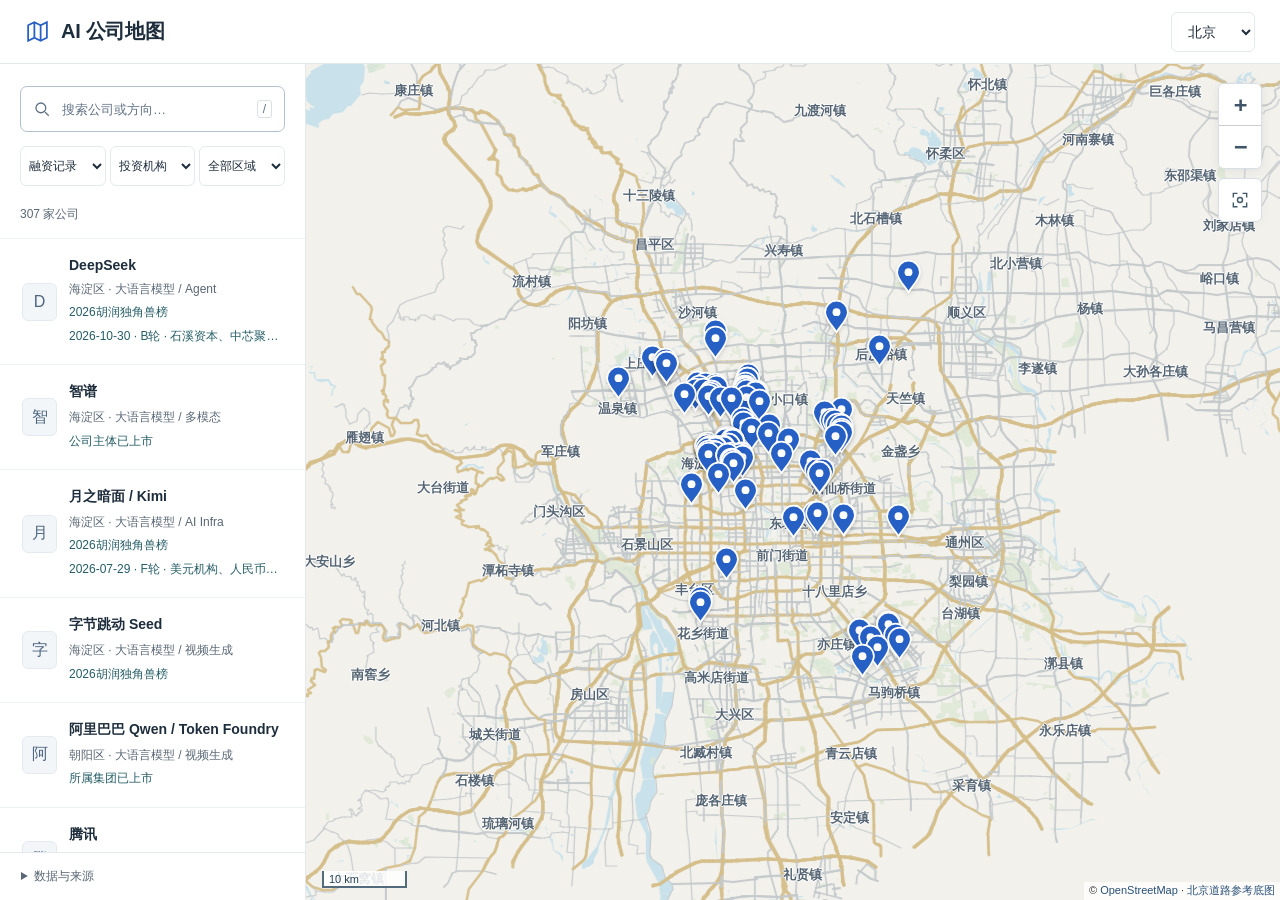
<file: index.html>
<!doctype html><html lang="zh-CN"><head>
<meta charset="utf-8"><meta name="viewport" content="width=device-width,initial-scale=1,viewport-fit=cover"><meta name="theme-color" content="#ffffff"><title>北京 AI 公司地图</title>
<link rel="icon" href="data:,"><link rel="stylesheet" href="./vendor/leaflet/leaflet.css"><link rel="stylesheet" href="./main.css"><script src="./vendor/leaflet/leaflet.js" defer></script><script src="./catalog.js" defer></script><script src="./employers.js" defer></script><script src="./funding.js" defer></script><script src="./beijing-basemap.js" defer></script><script src="./finance-2026.js" defer></script><script src="./main.js" defer></script></head>
<body><a class="skip-link" href="#search">跳到公司搜索</a>
<header class="header"><a class="brand" href="./" aria-label="AI 公司地图首页"><svg viewBox="0 0 24 24" fill="none" stroke="currentColor" stroke-width="1.7" aria-hidden="true"><path d="m3 6 6-3 6 3 6-3v15l-6 3-6-3-6 3Zm6-3v15m6-12v15"/></svg><h1>AI 公司地图</h1></a><select id="city" class="city" aria-label="城市"></select></header>
<main class="workspace"><aside class="directory" aria-label="公司目录">
<div class="directory-tools"><div class="search"><svg viewBox="0 0 24 24" fill="none" stroke="currentColor" stroke-width="1.7" aria-hidden="true"><circle cx="10.5" cy="10.5" r="6.5"/><path d="m16 16 5 5"/></svg><input id="search" name="company" type="search" placeholder="搜索公司或方向…" aria-label="搜索公司或技术方向" autocomplete="off" spellcheck="false"><kbd>/</kbd></div>
<div class="filters"><select id="round" aria-label="已披露融资轮次"></select><select id="investor" aria-label="投资机构"></select><select id="region" aria-label="筛选区域"></select></div><div class="list-meta"><span id="result-count" role="status" aria-live="polite"></span><button id="clear-filters" class="text-button" hidden>清除筛选</button></div></div>
<div id="company-list" class="company-list"></div><div id="empty" class="empty" hidden><p>没有匹配的公司</p><button id="reset-search">清除筛选</button></div>
<details class="data-info"><summary>数据与来源</summary><div><p id="coverage"></p><a href="https://jobs.dinq.me/" target="_blank" rel="noopener noreferrer">DINQ 公司目录</a></div></details>
</aside><section class="map-stage" aria-label="AI 公司地理地图"><div id="map" tabindex="0" aria-label="地理地图，可拖动和缩放"></div>
<div id="empty-map-message" class="empty-map-message" role="status" hidden>当前结果暂无地图点位</div><div id="map-status" class="map-status" role="status" aria-live="polite" hidden><span id="map-status-text"></span><button id="retry-map" hidden>重试</button></div>
<button id="fit-map" class="fit-map" aria-label="显示全部筛选结果" title="显示全部筛选结果"><svg viewBox="0 0 24 24" fill="none" stroke="currentColor" stroke-width="1.7" aria-hidden="true"><path d="M9 4H4v5m11-5h5v5M4 15v5h5m11-5v5h-5"/><circle cx="12" cy="12" r="3"/></svg></button>
<article id="detail" class="detail" tabindex="-1" aria-labelledby="detail-name" hidden></article></section></main><noscript>请启用 JavaScript 以查看地图。</noscript></body></html>
</file>
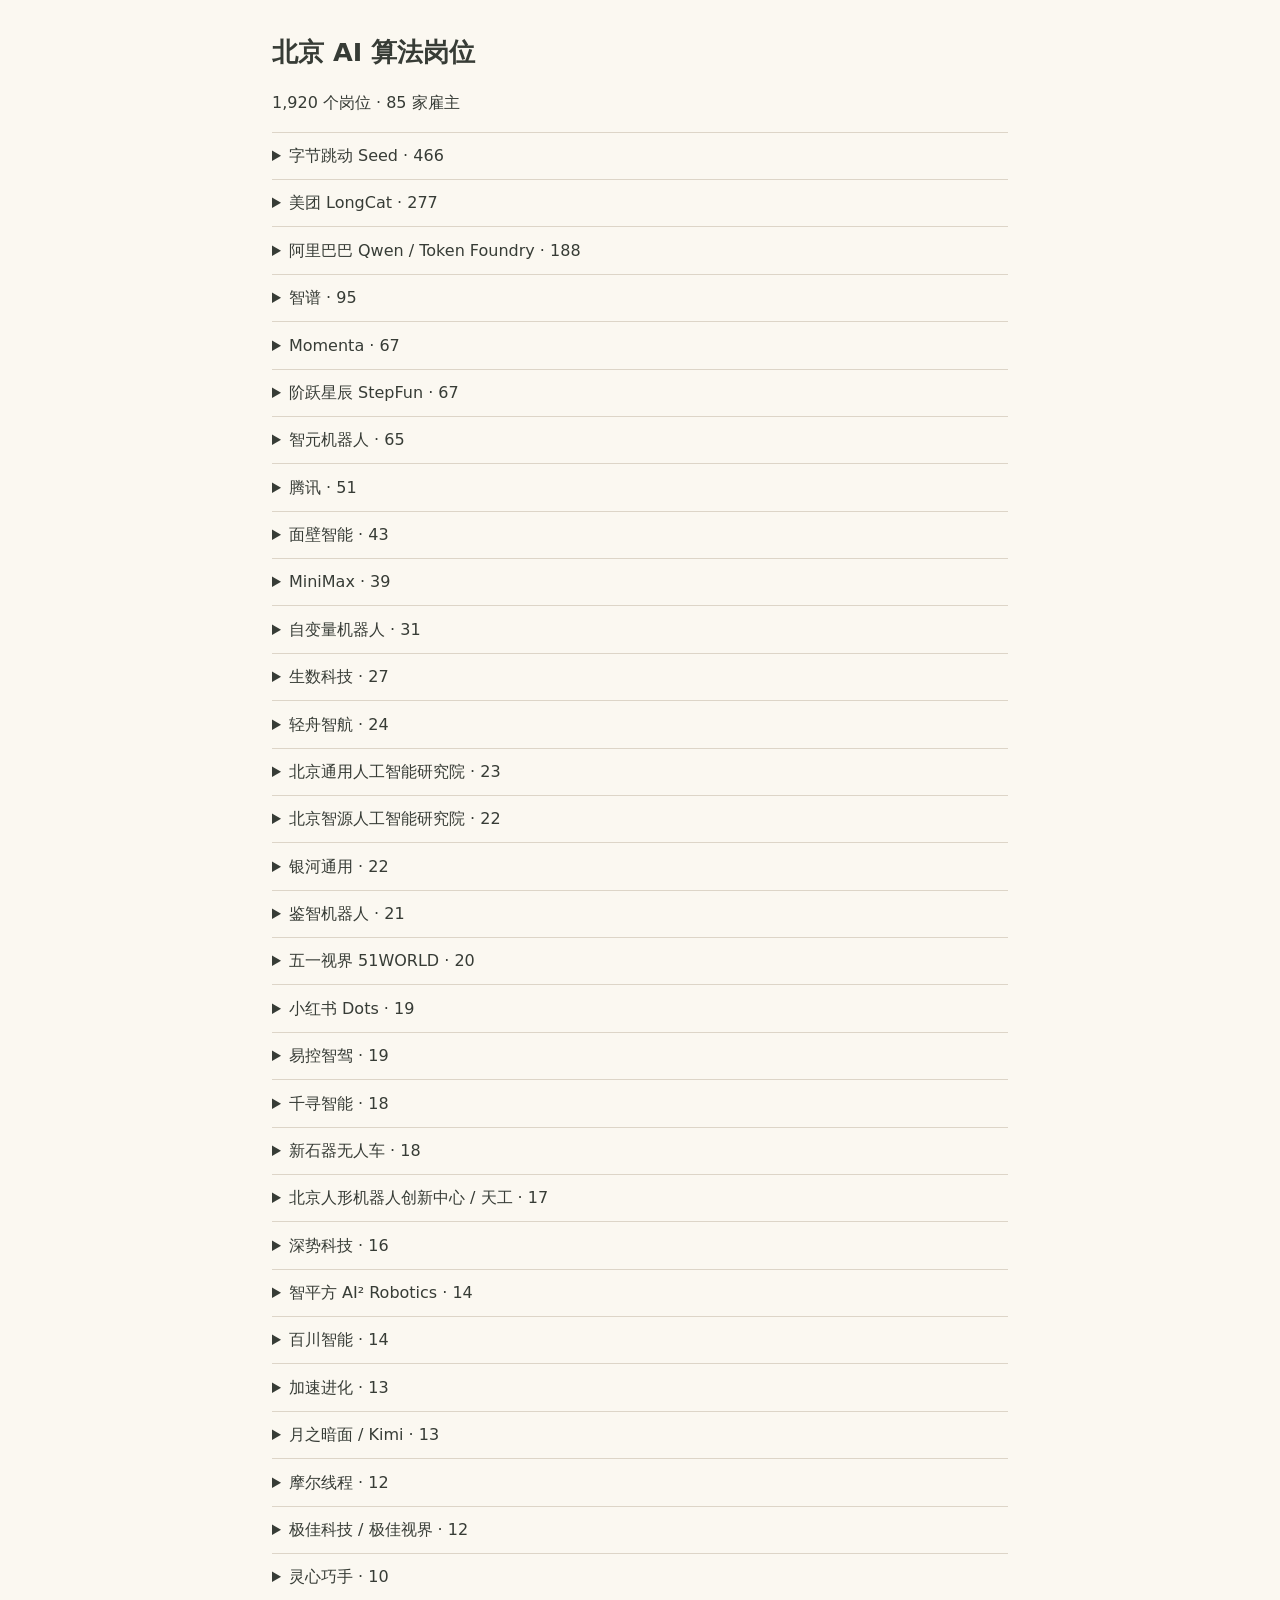
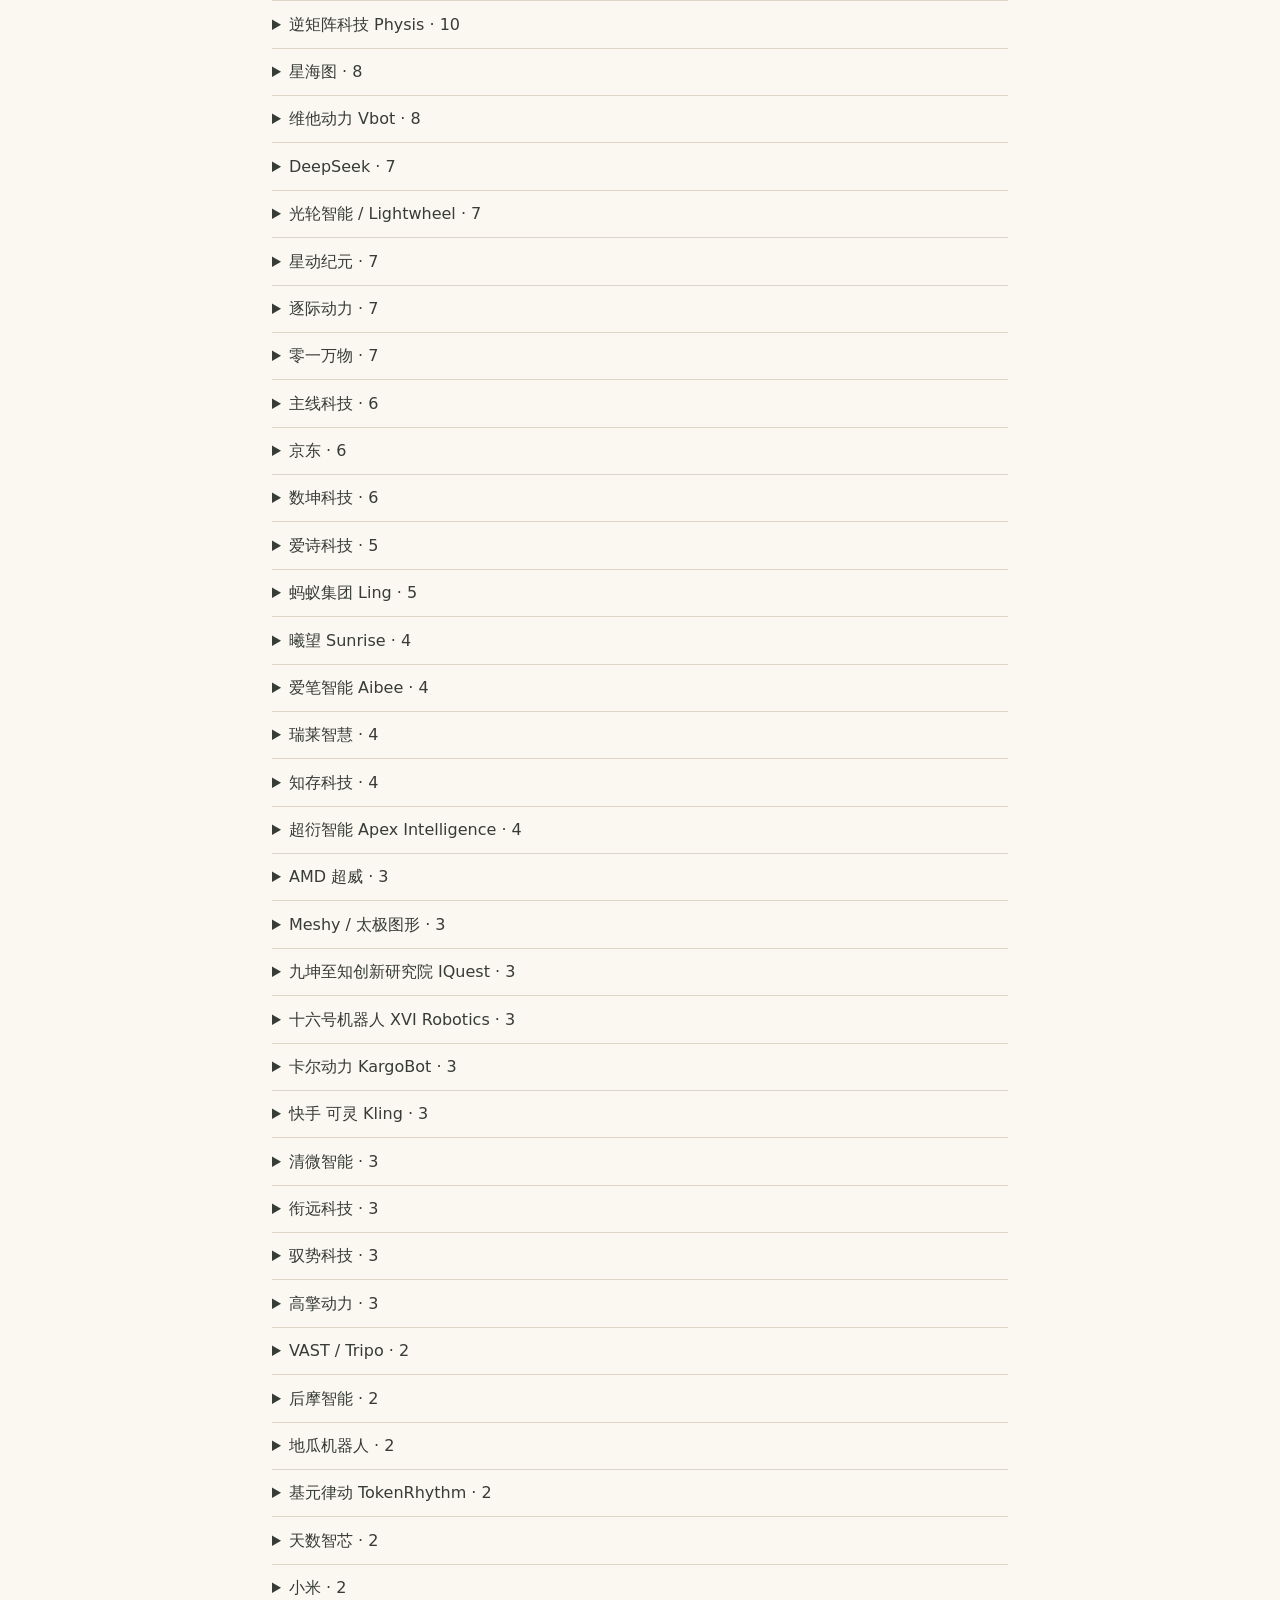
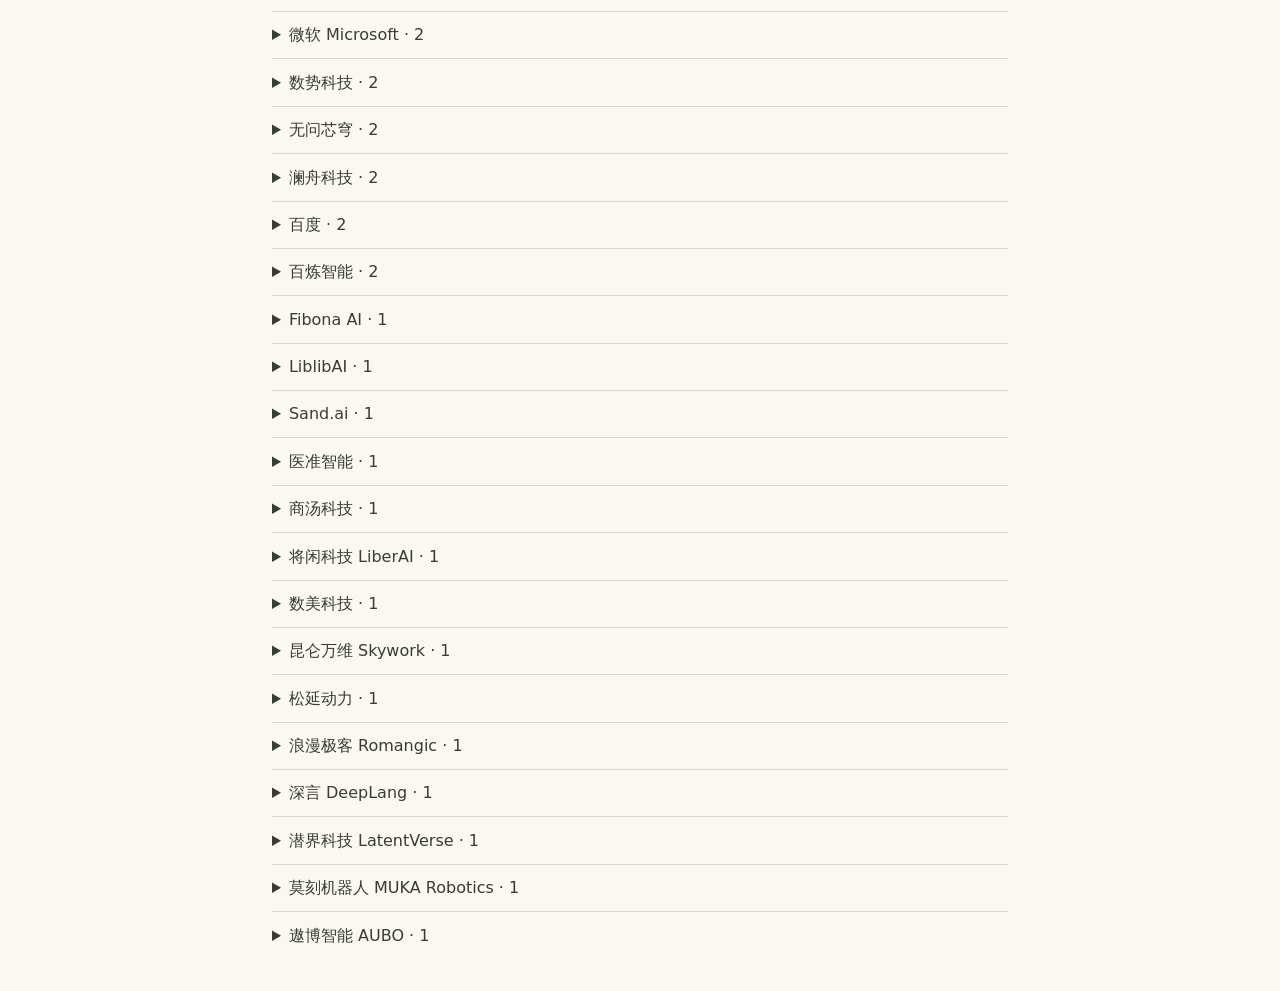
<file: docs/beijing-jobs-1.html>
<!doctype html><html lang="zh-CN"><meta charset="utf-8"><meta name="viewport" content="width=device-width, initial-scale=1">
<title>北京 AI 算法岗位</title>
<style>body{max-width:46rem;margin:2rem auto;padding:0 1rem;background:#fbf8f1;color:#373c36;font:1rem/1.6 system-ui,sans-serif}h1{font-size:1.6rem}summary{cursor:pointer;padding:.65rem 0}details{border-top:1px solid #ddd5c8}li{margin:.65rem 0}a{color:#784b3b}ul{padding-left:1.3rem}</style>
<h1>北京 AI 算法岗位</h1><p>1,920 个岗位 · 85 家雇主</p>
<details><summary>字节跳动 Seed · 466</summary><ul>
<li><a href="https://jobs.bytedance.com/experienced/position/6704578719907842307/detail">3D内容生成算法工程师-智能创作（北京、上海、杭州）</a></li>
<li><a href="https://jobs.bytedance.com/experienced/position/7542470587845216530/detail">3D数字人算法工程师-PICO（北京/上海）</a></li>
<li><a href="https://jobs.bytedance.com/experienced/position/7471164803504359687/detail">3D生成算法工程师 - Seed Model</a></li>
<li><a href="https://jobs.bytedance.com/experienced/position/7542471531500374280/detail">3D视觉算法工程师-PICO（北京/上海）</a></li>
<li><a href="https://jobs.bytedance.com/experienced/position/7545386776128358664/detail">3D视觉算法工程师（手势交互方向）-PICO（北京/上海）</a></li>
<li><a href="https://offerdao.ai/j/agent_z6e72ao4tkq8cy">AI Agent 算法实习生</a></li>
<li><a href="https://jobs.bytedance.com/experienced/position/7649590134229108997/detail">AI Agent算法专家-国际化电商</a></li>
<li><a href="https://jobs.bytedance.com/experienced/position/7639746179199043893/detail">AI Agent算法专家-国际电商</a></li>
<li><a href="https://jobs.bytedance.com/experienced/position/7614129839399127349/detail">AI Agent算法和策略工程师-扣子</a></li>
<li><a href="https://jobs.bytedance.com/experienced/position/7706816236618975493/detail">AI Agent算法工程师 - 抖音电商</a></li>
<li><a href="https://jobs.bytedance.com/experienced/position/7637433770217261317/detail">AI Agent算法工程师-国际电商联盟</a></li>
<li><a href="https://jobs.bytedance.com/experienced/position/7560950244726229301/detail">AIG3D算法工程师-视频与边缘</a></li>
<li><a href="https://jobs.bytedance.com/experienced/position/7393308002855422246/detail">AIGC后训练算法专家-智能创作</a></li>
<li><a href="https://jobs.bytedance.com/experienced/position/7600977479868516661/detail">AIGC图像生成算法工程师-火山方舟</a></li>
<li><a href="https://jobs.bytedance.com/experienced/position/7636649663228659973/detail">AIGC大模型算法专家-国际商业化（北京/上海）</a></li>
<li><a href="https://jobs.bytedance.com/experienced/position/7617775063962569013/detail">AIGC大模型算法负责人-中国交易与广告（北京/上海/深圳）</a></li>
<li><a href="https://jobs.bytedance.com/experienced/position/7594714926650362117/detail">AIGC模型应用算法工程师/专家 - Seed Model</a></li>
<li><a href="https://jobs.bytedance.com/experienced/position/7605553458133731637/detail">AIGC算法专家-Commercial AI</a></li>
<li><a href="https://jobs.bytedance.com/experienced/position/7347606198080244018/detail">AIGC算法专家-智能创作（北京/上海/深圳/杭州）</a></li>
<li><a href="https://jobs.bytedance.com/experienced/position/7294161789163620617/detail">AIGC算法专家（图像生成） - Seed Model</a></li>
<li><a href="https://jobs.bytedance.com/experienced/position/7675296225780893957/detail">AIGC算法专家（抖音保险） - 内容消费与非闭环营销</a></li>
<li><a href="https://jobs.bytedance.com/experienced/position/7605552739461433605/detail">AIGC算法专家（视频生成/数字人方向）-Commercial AI</a></li>
<li><a href="https://jobs.bytedance.com/experienced/position/7433443663633910067/detail">AIGC算法专家（视频生成） - Seed Model</a></li>
<li><a href="https://offerdao.ai/j/manual_rd726erctfzos9">AIGC算法实习生-智能创作</a></li>
<li><a href="https://jobs.bytedance.com/experienced/position/7585776219982186757/detail">AIGC算法工程师-PICO</a></li>
<li><a href="https://jobs.bytedance.com/experienced/position/7497874645136460040/detail">AIGC算法工程师-内容消费</a></li>
<li><a href="https://jobs.bytedance.com/experienced/position/7596905097186461957/detail">AIGC算法工程师-豆包手机助手</a></li>
<li><a href="https://jobs.bytedance.com/experienced/position/7651832487132563765/detail">AIGC算法工程师（AI达人/数字人方向） - Commercial AI</a></li>
<li><a href="https://jobs.bytedance.com/experienced/position/7476388655893399816/detail">AIGC算法策略工程师-Ads Core</a></li>
<li><a href="https://jobs.bytedance.com/experienced/position/7644530758896585013/detail">AIGC视觉生成算法专家（图像/视频/数字人方向）-国际电商</a></li>
<li><a href="https://jobs.bytedance.com/experienced/position/7522773300025280776/detail">AIGC视频生成算法工程师-火山方舟</a></li>
<li><a href="https://jobs.bytedance.com/experienced/position/7303377947401767218/detail">AIOps应用算法工程师-APM</a></li>
<li><a href="https://jobs.bytedance.com/experienced/position/7536140000359860488/detail">AI创作Agent研究员 - 剪映CapCut</a></li>
<li><a href="https://jobs.bytedance.com/experienced/position/7509779941983586568/detail">AI基础设施架构师/高级AI基础设施研究员-基础设施</a></li>
<li><a href="https://jobs.bytedance.com/experienced/position/7699371954272323845/detail">AI安全算法工程师 - 安全与风控</a></li>
<li><a href="https://jobs.bytedance.com/experienced/position/7460073798487886087/detail">AI应用算法工程师-巨量AI工作台</a></li>
<li><a href="https://jobs.bytedance.com/experienced/position/7594710248893466933/detail">AI搜索/Agent算法工程-抖音电商</a></li>
<li><a href="https://jobs.bytedance.com/experienced/position/7603612800146377013/detail">AI搜索算法工程师-搜索广告</a></li>
<li><a href="https://jobs.bytedance.com/experienced/position/7621494996190054709/detail">AI搜索算法工程师（商家达人方向）-国际电商</a></li>
<li><a href="https://jobs.bytedance.com/experienced/position/7696372278838118709/detail">AI搜索算法工程师（国际化） - TikTok算法</a></li>
<li><a href="https://jobs.bytedance.com/experienced/position/7379823363533605146/detail">AI数据湖Agent算法工程师-Data</a></li>
<li><a href="https://jobs.bytedance.com/experienced/position/7195082949565008183/detail">AI汽车座舱算法研发工程师 - 火山引擎</a></li>
<li><a href="https://jobs.bytedance.com/experienced/position/7520227411453364487/detail">AI算法工程师-数据库</a></li>
<li><a href="https://jobs.bytedance.com/experienced/position/7220620714032924987/detail">AI算法工程师-番茄</a></li>
<li><a href="https://jobs.bytedance.com/experienced/position/7638918687685101829/detail">AI算法工程师（LBS）-TikTok生活服务</a></li>
<li><a href="https://jobs.bytedance.com/experienced/position/7631587648397789493/detail">AI算法测试开发专家 - 移动OS</a></li>
<li><a href="https://jobs.bytedance.com/experienced/position/7357975761946511667/detail">AML算法研究员-搜广推大模型</a></li>
<li><a href="https://jobs.bytedance.com/experienced/position/7665240152864409909/detail">Agent AI算法工程师/专家 - PICO</a></li>
<li><a href="https://jobs.bytedance.com/experienced/position/7654559972495739141/detail">Agentic RecSys算法工程师 - 抖音</a></li>
<li><a href="https://jobs.bytedance.com/experienced/position/7670826156086987061/detail">Agent大模型算法专家（抖音保险） - 内容消费与非闭环营销</a></li>
<li><a href="https://jobs.bytedance.com/experienced/position/7665240864490932533/detail">Agent感知算法工程师/专家 - PICO</a></li>
<li><a href="https://jobs.bytedance.com/experienced/position/7597368132369795381/detail">Agent算法专家-Commercial AI</a></li>
<li><a href="https://jobs.bytedance.com/experienced/position/7652018320556689717/detail">Agent算法工程师 - AI for Science</a></li>
<li><a href="https://jobs.bytedance.com/experienced/position/7704660430469564677/detail">Agent算法工程师 - 经营管理与平台</a></li>
<li><a href="https://offerdao.ai/j/agent_761o7maeth65we">Auto Research for Pretraining 研究实习生</a></li>
<li><a href="https://jobs.bytedance.com/experienced/position/7647868176898165045/detail">ByteBrain研究员 - AI算力基础设施</a></li>
<li><a href="https://jobs.bytedance.com/experienced/position/7670826813241018677/detail">B端策略算法专家 - 内容消费与非闭环营销</a></li>
<li><a href="https://jobs.bytedance.com/experienced/position/7360584856491739402/detail">CV/NLP/多模态算法工程师 - 国际电商（平台治理）</a></li>
<li><a href="https://jobs.bytedance.com/experienced/position/7649381322691430661/detail">CV/NLP/多模态算法工程师-国际化电商</a></li>
<li><a href="https://jobs.bytedance.com/experienced/position/7646788601900583221/detail">CV/NLP/多模态算法工程师-国际电商</a></li>
<li><a href="https://jobs.bytedance.com/experienced/position/7611835279360903477/detail">Camera成像算法专家 - PICO</a></li>
<li><a href="https://jobs.bytedance.com/experienced/position/7670430731151198517/detail">Forward Deployed Engineer-火山引擎FDE（AI全系产品·算法方向）</a></li>
<li><a href="https://jobs.bytedance.com/experienced/position/7498629706884663570/detail">LLM Agent算法工程师 - Commercial AI</a></li>
<li><a href="https://jobs.bytedance.com/experienced/position/7435902972822112520/detail">NLP/多模态资深算法工程师（意图理解/热点挖掘方向） - TikTok Shop</a></li>
<li><a href="https://jobs.bytedance.com/experienced/position/7311224287351359781/detail">NLP算法工程师-广告智能客服</a></li>
<li><a href="https://jobs.bytedance.com/experienced/position/7372476989926099210/detail">NLP算法工程师-抖音AI分身</a></li>
<li><a href="https://jobs.bytedance.com/experienced/position/7316535904372295963/detail">NLP算法工程师-抖音对话机器人</a></li>
<li><a href="https://jobs.bytedance.com/experienced/position/7507115671513090311/detail">NLP算法工程师-抖音智能客服</a></li>
<li><a href="https://jobs.bytedance.com/experienced/position/7543234488064264466/detail">Pangle算法工程师（Adscore） - Pangle</a></li>
<li><a href="https://jobs.bytedance.com/experienced/position/7231399303133071676/detail">Pangle算法工程师（行业算法）（北京/上海/杭州） - Pangle</a></li>
<li><a href="https://offerdao.ai/j/69c15c08000000001f0001e7">Post-train 方向日常实习（评测算法）</a></li>
<li><a href="https://jobs.bytedance.com/experienced/position/7631491984923068725/detail">SLAM算法工程师（具身/世界模型方向）-AI数据与安全</a></li>
<li><a href="https://jobs.bytedance.com/experienced/position/7480378253880002824/detail">XR影像视觉算法工程师-PICO</a></li>
<li><a href="https://jobs.bytedance.com/experienced/position/7628088712542423301/detail">XR算法系统研发工程师-PICO</a></li>
<li><a href="https://jobs.bytedance.com/experienced/position/7585776556355176757/detail">三维重建算法工程师/专家-PICO</a></li>
<li><a href="https://jobs.bytedance.com/experienced/position/7652049668186851637/detail">三维重建算法测试架构师（XR产品）-PICO</a></li>
<li><a href="https://offerdao.ai/j/agent_rl8ssr4nthw2j2">世界模型算法实习生</a></li>
<li><a href="https://jobs.bytedance.com/experienced/position/7676361174097381637/detail">业务算法Leader - 抖音电商</a></li>
<li><a href="https://jobs.bytedance.com/experienced/position/7539939615210899720/detail">个性化大模型算法工程师 - Seed Model</a></li>
<li><a href="https://jobs.bytedance.com/experienced/position/6852576865438583048/detail">互联网金融风控算法工程师</a></li>
<li><a href="https://jobs.bytedance.com/experienced/position/7480380419890186503/detail">人体感知算法工程师-PICO</a></li>
<li><a href="https://jobs.bytedance.com/experienced/position/7652049668186458421/detail">人机交互算法测试架构师（XR产品）-PICO</a></li>
<li><a href="https://jobs.bytedance.com/experienced/position/7645216966567020853/detail">人脸算法工程师/专家-PICO</a></li>
<li><a href="https://jobs.bytedance.com/experienced/position/7573946468399122741/detail">信贷风控算法工程师-国际支付</a></li>
<li><a href="https://jobs.bytedance.com/experienced/position/7571755137409878325/detail">具身多模态交互算法专家-火山引擎</a></li>
<li><a href="https://jobs.bytedance.com/experienced/position/7571744455479527685/detail">具身导航算法专家-火山引擎</a></li>
<li><a href="https://jobs.bytedance.com/experienced/position/7645220782528940341/detail">具身智能VLA模型数据算法工程师-AI数据与安全</a></li>
<li><a href="https://jobs.bytedance.com/experienced/position/7686823383753034037/detail">具身智能数据平台开发专家（数据算法） - 火山引擎</a></li>
<li><a href="https://jobs.bytedance.com/experienced/position/7586892016555510069/detail">具身智能数据算法专家-火山引擎</a></li>
<li><a href="https://jobs.bytedance.com/experienced/position/7569975535636318469/detail">具身智能算法专家-Data</a></li>
<li><a href="https://jobs.bytedance.com/experienced/position/7509740038742690055/detail">具身智能算法研究员 - Seed Model</a></li>
<li><a href="https://jobs.bytedance.com/experienced/position/7659790102890268981/detail">内容理解算法工程师-Data</a></li>
<li><a href="https://jobs.bytedance.com/experienced/position/7319490821325621513/detail">内容理解算法工程师-抖音</a></li>
<li><a href="https://jobs.bytedance.com/experienced/position/7395416179173050633/detail">后端开发工程师（大模型应用方向/算法工程） - 中国交易与广告</a></li>
<li><a href="https://jobs.bytedance.com/experienced/position/7530955062782675218/detail">后端开发工程师（算法架构方向）-TikTok生活服务</a></li>
<li><a href="https://jobs.bytedance.com/experienced/position/7623698986321234181/detail">售后算法工程师-国际电商</a></li>
<li><a href="https://jobs.bytedance.com/experienced/position/7595809049083742469/detail">商城推荐算法工程师 - 抖音电商</a></li>
<li><a href="https://jobs.bytedance.com/experienced/position/7294087545938348339/detail">国际化广告算法工程师 - 国际化内容与服务广告</a></li>
<li><a href="https://jobs.bytedance.com/experienced/position/7571414981276944693/detail">国际化广告算法工程师 - 广告度量信号与隐私保护</a></li>
<li><a href="https://jobs.bytedance.com/experienced/position/7072292527093909767/detail">国际化广告算法工程师-Ads Core</a></li>
<li><a href="https://jobs.bytedance.com/experienced/position/7508565455486077191/detail">国际化广告算法工程师-Travel and Entertainment</a></li>
<li><a href="https://jobs.bytedance.com/experienced/position/7291493075683264827/detail">国际化广告算法工程师-开环变现(北京/上海)</a></li>
<li><a href="https://offerdao.ai/j/manual_kxg3u3x8tg3yc0">国际化广告算法工程师-推荐大模型（北京/上海/杭州）</a></li>
<li><a href="https://jobs.bytedance.com/experienced/position/7517539533731662088/detail">国际化广告算法工程师-电商广告</a></li>
<li><a href="https://jobs.bytedance.com/experienced/position/7225929779840829752/detail">国际化广告高级算法工程师-App Ads与游戏（北京/上海）</a></li>
<li><a href="https://jobs.bytedance.com/experienced/position/7568667430370642229/detail">增长投放算法工程师 - 抖音</a></li>
<li><a href="https://jobs.bytedance.com/experienced/position/7270443778410039609/detail">增长算法工程师-抖音直播</a></li>
<li><a href="https://jobs.bytedance.com/experienced/position/7588008113895917829/detail">多传感器融合算法工程师/专家-PICO</a></li>
<li><a href="https://jobs.bytedance.com/experienced/position/7644170250313500933/detail">多模态/AIGC算法工程师-国际电商</a></li>
<li><a href="https://jobs.bytedance.com/experienced/position/7561354254284425533/detail">多模态与世界模型强化学习算法研究员-Seed</a></li>
<li><a href="https://jobs.bytedance.com/experienced/position/6913814994236885256/detail">多模态世界模型算法工程师/专家-豆包大模型</a></li>
<li><a href="https://jobs.bytedance.com/experienced/position/7002478326415132959/detail">多模态世界模型算法研究员/专家-Seed</a></li>
<li><a href="https://jobs.bytedance.com/experienced/position/7628080476902738181/detail">多模态交互算法专家-PICO</a></li>
<li><a href="https://jobs.bytedance.com/experienced/position/7551634687408621831/detail">多模态内容理解算法专家-抖音直播（深圳/北京）</a></li>
<li><a href="https://jobs.bytedance.com/experienced/position/7651834182813321477/detail">多模态内容理解算法工程师-Global Monetization Product and Technology</a></li>
<li><a href="https://jobs.bytedance.com/experienced/position/7344994393147623731/detail">多模态及内容理解算法工程师/专家-国际商业化（北京/上海）</a></li>
<li><a href="https://jobs.bytedance.com/experienced/position/7507108985997199623/detail">多模态基础模型算法工程师-抖音内容理解</a></li>
<li><a href="https://jobs.bytedance.com/experienced/position/6819918961056942350/detail">多模态大模型应用算法专家 - Seed Model</a></li>
<li><a href="https://jobs.bytedance.com/experienced/position/7539837910910339335/detail">多模态大模型应用算法工程师-Data AML</a></li>
<li><a href="https://jobs.bytedance.com/experienced/position/7367259984672000283/detail">多模态大模型算法专家 - TikTok Shop</a></li>
<li><a href="https://jobs.bytedance.com/experienced/position/7336783104496142629/detail">多模态大模型算法专家-智能创作</a></li>
<li><a href="https://jobs.bytedance.com/experienced/position/7506518950492326162/detail">多模态大模型算法工程师-Commercial AI</a></li>
<li><a href="https://jobs.bytedance.com/experienced/position/7347585767290292490/detail">多模态大模型算法工程师-商业信任与安全</a></li>
<li><a href="https://jobs.bytedance.com/experienced/position/7498195175228098824/detail">多模态大模型算法工程师-国际化短视频</a></li>
<li><a href="https://jobs.bytedance.com/experienced/position/7659590283937106181/detail">多模态大模型算法工程师-地理位置中台</a></li>
<li><a href="https://jobs.bytedance.com/experienced/position/7367260190985619738/detail">多模态大模型算法工程师-抖音电商</a></li>
<li><a href="https://jobs.bytedance.com/experienced/position/7650047595531979061/detail">多模态大模型算法工程师/Agent算法工程师-国际电商</a></li>
<li><a href="https://jobs.bytedance.com/experienced/position/7354955852921588019/detail">多模态大模型算法工程师/专家-PICO</a></li>
<li><a href="https://jobs.bytedance.com/experienced/position/7665238635525065013/detail">多模态感知算法工程师 - PICO</a></li>
<li><a href="https://jobs.bytedance.com/experienced/position/7428131954173905179/detail">多模态智能算法专家-智能创作（北京/上海/深圳）</a></li>
<li><a href="https://jobs.bytedance.com/experienced/position/7441115073496090898/detail">多模态算法工程师 - Seed Model</a></li>
<li><a href="https://jobs.bytedance.com/experienced/position/7509537768427768072/detail">多模态算法工程师 - 抖音安全与生态</a></li>
<li><a href="https://jobs.bytedance.com/experienced/position/7626975687652100357/detail">多模态算法工程师-GIP变现</a></li>
<li><a href="https://jobs.bytedance.com/experienced/position/7084055948075272456/detail">多模态算法工程师-地理位置中台</a></li>
<li><a href="https://jobs.bytedance.com/experienced/position/7522133210894715154/detail">多模态算法工程师-抖音AI分身</a></li>
<li><a href="https://jobs.bytedance.com/experienced/position/7506930175696341256/detail">多模态算法工程师-抖音内容理解</a></li>
<li><a href="https://jobs.bytedance.com/experienced/position/7539827099529873682/detail">多模态算法工程师-搜索</a></li>
<li><a href="https://jobs.bytedance.com/experienced/position/7620778954561407285/detail">多模态算法工程师-番茄小说/红果短剧/番茄畅听</a></li>
<li><a href="https://jobs.bytedance.com/experienced/position/7477584842239936775/detail">多模态算法工程师（医疗大模型） - 小荷健康</a></li>
<li><a href="https://jobs.bytedance.com/experienced/position/7664989117965682997/detail">多模态算法工程师（即梦AI方向） - 剪映CapCut</a></li>
<li><a href="https://offerdao.ai/j/agent_dqrx9u9utixzh0">多模态算法工程师（国际化短视频内容理解）</a></li>
<li><a href="https://jobs.bytedance.com/experienced/position/7637148309907851573/detail">多模态算法架构工程师/专家 - PICO</a></li>
<li><a href="https://jobs.bytedance.com/experienced/position/7506094811766638856/detail">多模态视频理解大模型算法工程师-视频与边缘</a></li>
<li><a href="https://jobs.bytedance.com/experienced/position/7270448797925755191/detail">多模态识别算法工程师-抖音直播</a></li>
<li><a href="https://jobs.bytedance.com/experienced/position/7675217746988222773/detail">大模型Agent推荐算法研发工程师（推荐智能体方向） - TikTok短视频</a></li>
<li><a href="https://jobs.bytedance.com/experienced/position/7660054812700297525/detail">大模型Agent算法工程师-TikTok搜索（北京/上海）</a></li>
<li><a href="https://jobs.bytedance.com/experienced/position/7628086079354325301/detail">大模型LLM算法工程师-PICO</a></li>
<li><a href="https://jobs.bytedance.com/experienced/position/7638842235485161733/detail">大模型Multi-Agent RL算法研究员 - Seed Model</a></li>
<li><a href="https://jobs.bytedance.com/experienced/position/7628890535654361397/detail">大模型后训练优化工程师 - Seed Model</a></li>
<li><a href="https://jobs.bytedance.com/experienced/position/7347585767553812746/detail">大模型基础算法工程师-商业信任与安全</a></li>
<li><a href="https://jobs.bytedance.com/experienced/position/7399950323333646630/detail">大模型对话算法工程师-电商业务</a></li>
<li><a href="https://jobs.bytedance.com/experienced/position/7433260942467500297/detail">大模型应用算法Leader-TikTok搜索</a></li>
<li><a href="https://jobs.bytedance.com/experienced/position/7393304052891486473/detail">大模型应用算法工程师-Data</a></li>
<li><a href="https://jobs.bytedance.com/experienced/position/7263015755921410341/detail">大模型应用算法工程师-剪映CapCut</a></li>
<li><a href="https://jobs.bytedance.com/experienced/position/7516783084017993991/detail">大模型应用算法工程师-抖音电商</a></li>
<li><a href="https://jobs.bytedance.com/experienced/position/7473056361052506376/detail">大模型应用算法工程师-电商业务</a></li>
<li><a href="https://jobs.bytedance.com/experienced/position/7664451128842996021/detail">大模型应用算法工程师-电商商家自助服务 - 中国交易与广告</a></li>
<li><a href="https://jobs.bytedance.com/experienced/position/7577319763785894149/detail">大模型应用算法工程师（AI助手方向）-Data AML</a></li>
<li><a href="https://jobs.bytedance.com/experienced/position/7469619396236331272/detail">大模型应用算法工程师（People）-集团信息系统</a></li>
<li><a href="https://jobs.bytedance.com/experienced/position/7652551830547417397/detail">大模型应用算法（医疗方向）-小荷健康</a></li>
<li><a href="https://jobs.bytedance.com/experienced/position/7497925997070780690/detail">大模型推荐算法工程师-Data AML</a></li>
<li><a href="https://jobs.bytedance.com/experienced/position/7675646342826019077/detail">大模型推荐算法工程师（交互式推荐方向） - TikTok算法</a></li>
<li><a href="https://jobs.bytedance.com/experienced/position/7637433109910227205/detail">大模型推荐高级算法工程师（国际电商联盟业务）-Data</a></li>
<li><a href="https://jobs.bytedance.com/experienced/position/7588119785084143877/detail">大模型搜索广告算法工程师-国际化搜索广告</a></li>
<li><a href="https://jobs.bytedance.com/experienced/position/7381393107181390131/detail">大模型搜索算法工程师-Data AML</a></li>
<li><a href="https://jobs.bytedance.com/experienced/position/7475153299186354439/detail">大模型搜索算法工程师/专家-OpenSearch</a></li>
<li><a href="https://jobs.bytedance.com/experienced/position/7475152023630465287/detail">大模型搜索算法工程师/专家-电商</a></li>
<li><a href="https://jobs.bytedance.com/experienced/position/7563147945174059269/detail">大模型策略算法专家/工程师（生产力及编程方向） - Seed</a></li>
<li><a href="https://jobs.bytedance.com/experienced/position/7628844604430846261/detail">大模型算法专家 - 豆包输入法</a></li>
<li><a href="https://jobs.bytedance.com/experienced/position/7387626281683208499/detail">大模型算法专家-多模态/代码分析/异常检测</a></li>
<li><a href="https://jobs.bytedance.com/experienced/position/7580027011079670069/detail">大模型算法专家-模型数据研究</a></li>
<li><a href="https://jobs.bytedance.com/experienced/position/7447765726863542535/detail">大模型算法专家/工程师（代码智能方向）-TRAE</a></li>
<li><a href="https://jobs.bytedance.com/experienced/position/7444770993198876936/detail">大模型算法专家（Dev AI方向）-Aime</a></li>
<li><a href="https://jobs.bytedance.com/experienced/position/7575051120490924293/detail">大模型算法专家（多模态）（北京/上海/深圳） - 火山引擎</a></li>
<li><a href="https://jobs.bytedance.com/experienced/position/7672615686354536757/detail">大模型算法专家（推荐排序方向） - 豆包输入法</a></li>
<li><a href="https://offerdao.ai/j/agent_96xp8g3mto0fn1">大模型算法实习生（创作引导助手）</a></li>
<li><a href="https://offerdao.ai/j/agent_aqs1xxyztnhwyt">大模型算法实习生（即梦Agent方向）</a></li>
<li><a href="https://jobs.bytedance.com/experienced/position/7626579297352927541/detail">大模型算法工程师 - 剪映CapCut</a></li>
<li><a href="https://jobs.bytedance.com/experienced/position/7696447327313758517/detail">大模型算法工程师 - 生活服务</a></li>
<li><a href="https://jobs.bytedance.com/experienced/position/7304874042808355110/detail">大模型算法工程师--电商业务</a></li>
<li><a href="https://jobs.bytedance.com/experienced/position/7515415402173794578/detail">大模型算法工程师-AI Coding（北京/上海/杭州）</a></li>
<li><a href="https://jobs.bytedance.com/experienced/position/7616251132550334773/detail">大模型算法工程师-Data</a></li>
<li><a href="https://jobs.bytedance.com/experienced/position/7276348547343288637/detail">大模型算法工程师-Gauth</a></li>
<li><a href="https://jobs.bytedance.com/experienced/position/7377593824510216457/detail">大模型算法工程师-IT</a></li>
<li><a href="https://jobs.bytedance.com/experienced/position/7352778267910244646/detail">大模型算法工程师-TikTok直播</a></li>
<li><a href="https://jobs.bytedance.com/experienced/position/7560694237545777461/detail">大模型算法工程师-国际支付</a></li>
<li><a href="https://jobs.bytedance.com/experienced/position/7494501816161011976/detail">大模型算法工程师-广告智能私信</a></li>
<li><a href="https://jobs.bytedance.com/experienced/position/7270556849714858300/detail">大模型算法工程师-抖音直播</a></li>
<li><a href="https://jobs.bytedance.com/experienced/position/7615959823582873861/detail">大模型算法工程师-搜索广告</a></li>
<li><a href="https://jobs.bytedance.com/experienced/position/7580025470386456885/detail">大模型算法工程师-模型数据</a></li>
<li><a href="https://jobs.bytedance.com/experienced/position/7470060054260599058/detail">大模型算法工程师-短视频生态</a></li>
<li><a href="https://jobs.bytedance.com/experienced/position/7307221137775053083/detail">大模型算法工程师-豆包手机助手</a></li>
<li><a href="https://jobs.bytedance.com/experienced/position/7217684605607561529/detail">大模型算法工程师-财经</a></li>
<li><a href="https://jobs.bytedance.com/experienced/position/7477557096075757842/detail">大模型算法工程师（AI Agent）-巨量AI工作台</a></li>
<li><a href="https://jobs.bytedance.com/experienced/position/7497173118583376146/detail">大模型算法工程师（AI Coding） - 抖音AI</a></li>
<li><a href="https://jobs.bytedance.com/experienced/position/7366962879554390298/detail">大模型算法工程师（AI应用）-Data AML</a></li>
<li><a href="https://jobs.bytedance.com/experienced/position/7543848241209936136/detail">大模型算法工程师（Agent方向） - 剪映CapCut</a></li>
<li><a href="https://jobs.bytedance.com/experienced/position/7677900921640208645/detail">大模型算法工程师（Agent方向） - 火山引擎</a></li>
<li><a href="https://jobs.bytedance.com/experienced/position/7512442448942024978/detail">大模型算法工程师（C端）-抖音电商</a></li>
<li><a href="https://jobs.bytedance.com/experienced/position/7366887909082859803/detail">大模型算法工程师（代码质量方向）-Dev Infra</a></li>
<li><a href="https://jobs.bytedance.com/experienced/position/7536092688941369608/detail">大模型算法工程师（内容创作）-剪映CapCut（北京/深圳/广州）</a></li>
<li><a href="https://jobs.bytedance.com/experienced/position/7536090913095305479/detail">大模型算法工程师（创作Agent基座方向） - 剪映CapCut</a></li>
<li><a href="https://jobs.bytedance.com/experienced/position/7576859683269511477/detail">大模型算法工程师（创作引导助手） - 剪映CapCut</a></li>
<li><a href="https://jobs.bytedance.com/experienced/position/7550148490157672711/detail">大模型算法工程师（北京/上海/广告投放） - Ads Core</a></li>
<li><a href="https://jobs.bytedance.com/experienced/position/7548354754880424210/detail">大模型算法工程师（即梦Agent） - 剪映CapCut</a></li>
<li><a href="https://jobs.bytedance.com/experienced/position/7665248338118068485/detail">大模型算法工程师（压缩与轻量化方向） - PICO</a></li>
<li><a href="https://jobs.bytedance.com/experienced/position/7642261216844728629/detail">大模型算法工程师（可靠性方向）-小荷健康</a></li>
<li><a href="https://jobs.bytedance.com/experienced/position/7551348841480702216/detail">大模型算法工程师（图像/视频生成） - 剪映CapCut</a></li>
<li><a href="https://jobs.bytedance.com/experienced/position/7534681966630750471/detail">大模型算法工程师（广告投放）-Ads Core（北京/上海）</a></li>
<li><a href="https://jobs.bytedance.com/experienced/position/7470448201491237138/detail">大模型算法工程师（应用大模型）-电商业务</a></li>
<li><a href="https://jobs.bytedance.com/experienced/position/7526762608633563399/detail">大模型算法工程师（数据算法） - 数据平台</a></li>
<li><a href="https://jobs.bytedance.com/experienced/position/7495774672848914696/detail">大模型算法工程师（智能对话）-国际电商</a></li>
<li><a href="https://jobs.bytedance.com/experienced/position/7628849335739992373/detail">大模型算法工程师（游戏互动方向）-抖音直播</a></li>
<li><a href="https://jobs.bytedance.com/experienced/position/7665948350858070277/detail">大模型算法工程师（短剧Agent） - 剪映CapCut</a></li>
<li><a href="https://jobs.bytedance.com/experienced/position/7628847122834049333/detail">大模型算法工程师（社交互动方向）-抖音直播</a></li>
<li><a href="https://jobs.bytedance.com/experienced/position/7537558973018638599/detail">大模型算法工程师（视频/图片创作-评估方向）-剪映CapCut（北京/上海/杭州/深圳/广州）</a></li>
<li><a href="https://jobs.bytedance.com/experienced/position/7536092915743934727/detail">大模型算法工程师（视频/图片创作）-剪映CapCut</a></li>
<li><a href="https://jobs.bytedance.com/experienced/position/7374700920352196891/detail">大模型算法工程师（评测方向）-抖音研发（北京/杭州/深圳/上海）</a></li>
<li><a href="https://jobs.bytedance.com/experienced/position/7585034089091336501/detail">大模型算法工程师（语音）-火山方舟</a></li>
<li><a href="https://jobs.bytedance.com/experienced/position/7444808983367649554/detail">大模型算法架构师/Leader（Dev AI方向）-Aime</a></li>
<li><a href="https://jobs.bytedance.com/experienced/position/7547297302650554631/detail">大模型算法研究员-Data AML</a></li>
<li><a href="https://jobs.bytedance.com/experienced/position/7413309285114120485/detail">大模型算法评测工程师-抖音研发（北京/杭州/深圳/上海）</a></li>
<li><a href="https://jobs.bytedance.com/experienced/position/7696079639296985349/detail">大模型记忆算法工程师（Agent/多模态方向） - PICO</a></li>
<li><a href="https://jobs.bytedance.com/experienced/position/7527501241295931656/detail">大模型评测研究员（智能安全） - 安全与风控</a></li>
<li><a href="https://jobs.bytedance.com/experienced/position/7491557157738760455/detail">大模型评测算法工程师 - Seed Model</a></li>
<li><a href="https://jobs.bytedance.com/experienced/position/7626658537711896837/detail">大模型评测算法工程师-AI数据与安全</a></li>
<li><a href="https://jobs.bytedance.com/experienced/position/7543166715649067272/detail">大模型预训练工程师-AI Data</a></li>
<li><a href="https://jobs.bytedance.com/experienced/position/7473064938787244306/detail">大语言模型AI搜索Agent算法工程师 - Seed Model</a></li>
<li><a href="https://jobs.bytedance.com/experienced/position/7493802478275627272/detail">大语言模型AI搜索算法工程师 - Seed Model</a></li>
<li><a href="https://jobs.bytedance.com/experienced/position/7631215609552636165/detail">大语言模型Code Agent算法工程师 - Seed Model</a></li>
<li><a href="https://jobs.bytedance.com/experienced/position/7683369599006001461/detail">大语言模型强化学习算法专家 - Seed Model</a></li>
<li><a href="https://jobs.bytedance.com/experienced/position/7320519310807599411/detail">大语言模型强化学习算法工程师 - Seed Model</a></li>
<li><a href="https://jobs.bytedance.com/experienced/position/7408105497964153126/detail">大语言模型推理算法研究专家 - Seed Model</a></li>
<li><a href="https://jobs.bytedance.com/experienced/position/7320518232094492937/detail">大语言模型算法工程师 - Seed Model</a></li>
<li><a href="https://jobs.bytedance.com/experienced/position/7270846932049348919/detail">大语言模型算法工程师-抖音推荐技术</a></li>
<li><a href="https://jobs.bytedance.com/experienced/position/7470038020822075656/detail">大语言模型算法工程师-豆包大模型</a></li>
<li><a href="https://jobs.bytedance.com/experienced/position/7540893414310447368/detail">大语言模型算法研究员（数据智能）-火山引擎</a></li>
<li><a href="https://jobs.bytedance.com/experienced/position/7550178987919886610/detail">大语言模型视频个性化搜索算法工程师 - Seed Model</a></li>
<li><a href="https://jobs.bytedance.com/experienced/position/7517205893478451464/detail">大语言模型通用Agent算法工程师 - Seed Model</a></li>
<li><a href="https://jobs.bytedance.com/experienced/position/7314654316882528538/detail">大语言模型预训练算法工程师 - Seed Model</a></li>
<li><a href="https://jobs.bytedance.com/experienced/position/7376192675886303498/detail">安全算法工程师 - 安全与风控</a></li>
<li><a href="https://jobs.bytedance.com/experienced/position/7602168953445239045/detail">安全算法高级技术负责人/数据科学家 - 安全与风控</a></li>
<li><a href="https://jobs.bytedance.com/experienced/position/7374420499457460530/detail">定位算法工程师（LBS）-TikTok生活服务</a></li>
<li><a href="https://jobs.bytedance.com/experienced/position/7377669771989272841/detail">广告AI算法工程师（AI Ranking方向）-Data</a></li>
<li><a href="https://jobs.bytedance.com/experienced/position/7088292554517088543/detail">广告反作弊算法工程师-穿山甲广告</a></li>
<li><a href="https://jobs.bytedance.com/experienced/position/7647042080364284213/detail">广告增长AIGC算法工程师-国际化电商广告（北京/上海）</a></li>
<li><a href="https://jobs.bytedance.com/experienced/position/7647042327782148405/detail">广告增长算法工程师-国际化电商广告（北京/上海）</a></li>
<li><a href="https://jobs.bytedance.com/experienced/position/7598426931474762037/detail">广告定向算法工程师-Ads Core</a></li>
<li><a href="https://jobs.bytedance.com/experienced/position/7620830122849093893/detail">广告归因算法工程师-Ads Core</a></li>
<li><a href="https://jobs.bytedance.com/experienced/position/7379615028901792010/detail">广告激励算法工程师-Data</a></li>
<li><a href="https://jobs.bytedance.com/experienced/position/7047009553393305869/detail">广告策略算法工程师-巨量千川（北京/上海）</a></li>
<li><a href="https://jobs.bytedance.com/experienced/position/7514636368456599826/detail">广告算法专家（Ranking方向）-内容消费</a></li>
<li><a href="https://jobs.bytedance.com/experienced/position/7672974400123717941/detail">广告算法工程师 - 生活服务</a></li>
<li><a href="https://jobs.bytedance.com/experienced/position/7341248214999681317/detail">广告算法工程师-Data</a></li>
<li><a href="https://jobs.bytedance.com/experienced/position/7501247274354247944/detail">广告算法工程师-国际化品牌广告</a></li>
<li><a href="https://jobs.bytedance.com/experienced/position/7223628237350881595/detail">广告算法工程师-国际化搜索广告</a></li>
<li><a href="https://jobs.bytedance.com/experienced/position/7598425473809467653/detail">广告算法工程师-国际商业化</a></li>
<li><a href="https://jobs.bytedance.com/experienced/position/7640022624220088629/detail">广告算法工程师-抖音电商</a></li>
<li><a href="https://jobs.bytedance.com/experienced/position/7327554984865155365/detail">广告算法工程师-穿山甲（北京）</a></li>
<li><a href="https://jobs.bytedance.com/experienced/position/7390696435430361395/detail">广告算法工程师（Ranking） - 抖音变现</a></li>
<li><a href="https://jobs.bytedance.com/experienced/position/7686708248536697141/detail">广告算法工程师（信息流激励方向） - Ads Core</a></li>
<li><a href="https://jobs.bytedance.com/experienced/position/7265941178083658040/detail">广告算法工程师（出价和竞价方向）-中国交易与广告</a></li>
<li><a href="https://jobs.bytedance.com/experienced/position/7246390638379583804/detail">广告算法工程师（出价策略/机制）-Ads core</a></li>
<li><a href="https://jobs.bytedance.com/experienced/position/7626601406275979573/detail">广告算法工程师（出价策略/机制）-文娱行业（深圳/北京）</a></li>
<li><a href="https://jobs.bytedance.com/experienced/position/7702298831176157445/detail">广告算法工程师（北京/上海/深圳/杭州） - 国际化广告创意与品牌</a></li>
<li><a href="https://jobs.bytedance.com/experienced/position/7634198234092767541/detail">广告算法工程师（模型基础优化方向）-Data</a></li>
<li><a href="https://jobs.bytedance.com/experienced/position/7390708626657085705/detail">广告算法工程师（流量策略方向） - 抖音变现</a></li>
<li><a href="https://jobs.bytedance.com/experienced/position/7569639009220299061/detail">广告算法工程师（激励方向） - Ads Core</a></li>
<li><a href="https://jobs.bytedance.com/experienced/position/7569638311326615861/detail">广告算法工程师（激励方向）-端变现</a></li>
<li><a href="https://jobs.bytedance.com/experienced/position/7488221855745493266/detail">广告算法架构工程师-Ads Infra</a></li>
<li><a href="https://jobs.bytedance.com/experienced/position/7701555154472438021/detail">广告算法高级工程师（品牌广告） - 内容消费与非闭环营销</a></li>
<li><a href="https://jobs.bytedance.com/experienced/position/7533454254960806152/detail">应用研究员-因果推断与大模型应用</a></li>
<li><a href="https://jobs.bytedance.com/experienced/position/7548425976352688402/detail">强化学习算法工程师 - 剪映CapCut</a></li>
<li><a href="https://jobs.bytedance.com/experienced/position/7472593766463097095/detail">强化学习系统平台工程师 - Seed Model</a></li>
<li><a href="https://jobs.bytedance.com/experienced/position/7659733234776492293/detail">影像挖掘算法工程师-地理位置中台</a></li>
<li><a href="https://jobs.bytedance.com/experienced/position/7405796963634432265/detail">抖音推荐算法工程师-社交</a></li>
<li><a href="https://jobs.bytedance.com/experienced/position/7491231140206364946/detail">抖音搜索算法工程师-大模型应用</a></li>
<li><a href="https://jobs.bytedance.com/experienced/position/7517301847008200978/detail">推荐大模型/生成式推荐算法工程师-Data</a></li>
<li><a href="https://jobs.bytedance.com/experienced/position/7678244113297426741/detail">推荐大模型算法工程师 - 今日头条</a></li>
<li><a href="https://jobs.bytedance.com/experienced/position/7529389317820746002/detail">推荐大模型算法工程师-国际化短视频</a></li>
<li><a href="https://jobs.bytedance.com/experienced/position/7591901405788866821/detail">推荐大模型算法工程师-国际电商</a></li>
<li><a href="https://jobs.bytedance.com/experienced/position/7654124334461487365/detail">推荐大模型算法工程师-抖音</a></li>
<li><a href="https://jobs.bytedance.com/experienced/position/7641144389973608757/detail">推荐大模型算法工程师-抖音直播</a></li>
<li><a href="https://jobs.bytedance.com/experienced/position/7532047016193771783/detail">推荐大模型算法工程师-番茄</a></li>
<li><a href="https://jobs.bytedance.com/experienced/position/7520479817239447815/detail">推荐大模型算法工程师/研究科学家-国际化短视频</a></li>
<li><a href="https://jobs.bytedance.com/experienced/position/6981331585257933064/detail">推荐策略算法工程师（智能内容）-Data</a></li>
<li><a href="https://jobs.bytedance.com/experienced/position/7670828317482551557/detail">推荐算法专家 - 内容消费与非闭环营销</a></li>
<li><a href="https://jobs.bytedance.com/experienced/position/7201073931581999420/detail">推荐算法专家-抖音推荐技术</a></li>
<li><a href="https://jobs.bytedance.com/experienced/position/7515383101616261394/detail">推荐算法专家-抖音生活服务</a></li>
<li><a href="https://jobs.bytedance.com/experienced/position/7626646773927856389/detail">推荐算法工程师-Ranking与分发策略（北京/上海）</a></li>
<li><a href="https://jobs.bytedance.com/experienced/position/6982804561750067486/detail">推荐算法工程师-TikTok</a></li>
<li><a href="https://jobs.bytedance.com/experienced/position/7655165373789210885/detail">推荐算法工程师-TikTok Shop</a></li>
<li><a href="https://jobs.bytedance.com/experienced/position/7576593056729958661/detail">推荐算法工程师-TikTok长期生态</a></li>
<li><a href="https://jobs.bytedance.com/experienced/position/7646392345584568581/detail">推荐算法工程师-分发与互动</a></li>
<li><a href="https://jobs.bytedance.com/experienced/position/7246984025838750012/detail">推荐算法工程师-剪映CapCut</a></li>
<li><a href="https://jobs.bytedance.com/experienced/position/7658138310718245125/detail">推荐算法工程师-国际化短视频短剧</a></li>
<li><a href="https://jobs.bytedance.com/experienced/position/7491661951915985170/detail">推荐算法工程师-国际电商</a></li>
<li><a href="https://jobs.bytedance.com/experienced/position/7651855436246599941/detail">推荐算法工程师-抖音</a></li>
<li><a href="https://jobs.bytedance.com/experienced/position/7591711643038533893/detail">推荐算法工程师-抖音双列</a></li>
<li><a href="https://jobs.bytedance.com/experienced/position/7548367978996517127/detail">推荐算法工程师-抖音投稿</a></li>
<li><a href="https://jobs.bytedance.com/experienced/position/7584712378744228149/detail">推荐算法工程师-抖音推荐技术</a></li>
<li><a href="https://jobs.bytedance.com/experienced/position/7641143797410023733/detail">推荐算法工程师-抖音直播</a></li>
<li><a href="https://jobs.bytedance.com/experienced/position/7520438562426292488/detail">推荐算法工程师-抖音短剧</a></li>
<li><a href="https://jobs.bytedance.com/experienced/position/7290383327587567909/detail">推荐算法工程师-抖音精选</a></li>
<li><a href="https://jobs.bytedance.com/experienced/position/7381775906061273354/detail">推荐算法工程师-抖音长期生态</a></li>
<li><a href="https://jobs.bytedance.com/experienced/position/7501617739342694663/detail">推荐算法工程师-搜索</a></li>
<li><a href="https://jobs.bytedance.com/experienced/position/7376223442658216202/detail">推荐算法工程师-汽水音乐</a></li>
<li><a href="https://jobs.bytedance.com/experienced/position/7460813126993873160/detail">推荐算法工程师-消息推荐</a></li>
<li><a href="https://jobs.bytedance.com/experienced/position/7537241632564070674/detail">推荐算法工程师-生活服务</a></li>
<li><a href="https://jobs.bytedance.com/experienced/position/6895569214402627853/detail">推荐算法工程师-番茄</a></li>
<li><a href="https://jobs.bytedance.com/experienced/position/7582553941155940661/detail">推荐算法工程师-豆包</a></li>
<li><a href="https://jobs.bytedance.com/experienced/position/7640100465489791285/detail">推荐算法工程师-随变</a></li>
<li><a href="https://jobs.bytedance.com/experienced/position/7647835599886862645/detail">推荐算法工程师/专家-国际电商</a></li>
<li><a href="https://jobs.bytedance.com/experienced/position/7650335527087409461/detail">推荐算法工程师（CRM推荐）-国际电商</a></li>
<li><a href="https://jobs.bytedance.com/experienced/position/7683799485642787077/detail">推荐算法工程师（ECPP方向）-抖音电商</a></li>
<li><a href="https://jobs.bytedance.com/experienced/position/7307185124781050163/detail">推荐算法工程师（商城）-抖音电商</a></li>
<li><a href="https://jobs.bytedance.com/experienced/position/7621537769367046453/detail">推荐算法工程师（商家达人方向）-国际电商</a></li>
<li><a href="https://jobs.bytedance.com/experienced/position/7591901969024141573/detail">推荐算法工程师（复购体验）-国际电商</a></li>
<li><a href="https://jobs.bytedance.com/experienced/position/7516809921381681415/detail">推荐算法工程师（多模态生成式推荐方向）-抖音内容理解</a></li>
<li><a href="https://jobs.bytedance.com/experienced/position/7525321196162795783/detail">推荐算法工程师（直播&amp;视频电商）-抖音电商</a></li>
<li><a href="https://jobs.bytedance.com/experienced/position/7667405882653935877/detail">推荐算法工程师（直播） - TikTok Shop</a></li>
<li><a href="https://jobs.bytedance.com/experienced/position/6982826460173289741/detail">推荐算法高级工程师 - 国际化直播</a></li>
<li><a href="https://jobs.bytedance.com/experienced/position/7312671781399316774/detail">推荐算法高级工程师 - 国际化短视频本地生活</a></li>
<li><a href="https://jobs.bytedance.com/experienced/position/7407657214268508443/detail">推荐算法高级工程师-国际化短视频</a></li>
<li><a href="https://jobs.bytedance.com/experienced/position/6820941439083694343/detail">推荐算法高级工程师-国际化短视频（图文）</a></li>
<li><a href="https://jobs.bytedance.com/experienced/position/7320067428259776806/detail">推荐算法高级工程师-抖音UGC</a></li>
<li><a href="https://jobs.bytedance.com/experienced/position/7070343900023654663/detail">推荐算法高级工程师-抖音生活服务</a></li>
<li><a href="https://jobs.bytedance.com/experienced/position/7408384100861937929/detail">推荐算法高级工程师-音乐</a></li>
<li><a href="https://jobs.bytedance.com/experienced/position/7552819208398080274/detail">搜推增长算法工程师 - 小荷健康</a></li>
<li><a href="https://jobs.bytedance.com/experienced/position/7267130592445401381/detail">搜索-国际化短视频推荐算法工程师</a></li>
<li><a href="https://jobs.bytedance.com/experienced/position/7262701467222968637/detail">搜索推荐算法工程师</a></li>
<li><a href="https://jobs.bytedance.com/experienced/position/7514680693549631762/detail">搜索算法专家-TikTok</a></li>
<li><a href="https://jobs.bytedance.com/experienced/position/7306445008994634034/detail">搜索算法专家-国际化Ranking方向</a></li>
<li><a href="https://jobs.bytedance.com/experienced/position/7514654755962325266/detail">搜索算法专家（召回/相关性方向）-抖音</a></li>
<li><a href="https://jobs.bytedance.com/experienced/position/7294198078835034405/detail">搜索算法工程师-国际化生活服务搜索</a></li>
<li><a href="https://jobs.bytedance.com/experienced/position/7477503683351103751/detail">搜索算法工程师-国际化视觉搜索</a></li>
<li><a href="https://jobs.bytedance.com/experienced/position/7438872182518597895/detail">搜索算法工程师-抖音</a></li>
<li><a href="https://jobs.bytedance.com/experienced/position/7358725332004505907/detail">搜索算法工程师-抖音生活服务</a></li>
<li><a href="https://jobs.bytedance.com/experienced/position/7005053497557289223/detail">搜索算法工程师/专家-OpenSearch</a></li>
<li><a href="https://jobs.bytedance.com/experienced/position/7621097380970367237/detail">支付风控算法工程师-国际支付</a></li>
<li><a href="https://jobs.bytedance.com/experienced/position/6982063965891217678/detail">支付风险算法工程师-风控</a></li>
<li><a href="https://jobs.bytedance.com/experienced/position/7602537546180282629/detail">数字人生成算法工程师-抖音直播（北京/深圳）</a></li>
<li><a href="https://jobs.bytedance.com/experienced/position/6893838970968525064/detail">数据挖掘算法工程师</a></li>
<li><a href="https://jobs.bytedance.com/experienced/position/7639402666217163061/detail">数据科学家（模型算法方向）-抖音</a></li>
<li><a href="https://jobs.bytedance.com/experienced/position/7582554385602218245/detail">数据算法工程师（AI数据湖方向）-Data</a></li>
<li><a href="https://jobs.bytedance.com/experienced/position/7665552336577775877/detail">数据算法工程师（具身智能方向） - 数据平台</a></li>
<li><a href="https://jobs.bytedance.com/experienced/position/7651540089002690821/detail">智能客服算法工程师-TikTok</a></li>
<li><a href="https://jobs.bytedance.com/experienced/position/7675574273382566197/detail">智能对话大模型算法工程师 - TikTok Shop</a></li>
<li><a href="https://jobs.bytedance.com/experienced/position/7699105045183252741/detail">智能营销算法专家 - 抖音电商</a></li>
<li><a href="https://jobs.bytedance.com/experienced/position/7508966759866157320/detail">智能营销算法工程师 - 抖音电商</a></li>
<li><a href="https://jobs.bytedance.com/experienced/position/7340211097603229961/detail">智能营销算法工程师-国际电商</a></li>
<li><a href="https://jobs.bytedance.com/experienced/position/7538690244196075794/detail">智能销售算法工程师 - Commercial AI</a></li>
<li><a href="https://jobs.bytedance.com/experienced/position/7462293218932656402/detail">智能音频算法工程师</a></li>
<li><a href="https://jobs.bytedance.com/experienced/position/7535365004515543303/detail">机器人电机控制算法工程师 - Seed Model</a></li>
<li><a href="https://jobs.bytedance.com/experienced/position/7657115156241418501/detail">机器学习/检测算法高级工程师/专家 - 安全与风控</a></li>
<li><a href="https://jobs.bytedance.com/experienced/position/7540943667961776402/detail">机器学习算法专家-国际化广告中台</a></li>
<li><a href="https://jobs.bytedance.com/experienced/position/7029641156002777380/detail">机器学习算法工程师-抖音直播</a></li>
<li><a href="https://jobs.bytedance.com/experienced/position/7628090064067201285/detail">机器学习算法工程师（AR方向）-PICO</a></li>
<li><a href="https://jobs.bytedance.com/experienced/position/7600681765250533637/detail">机器学习算法工程师（数据生成方向）-PICO</a></li>
<li><a href="https://jobs.bytedance.com/experienced/position/7649353067440605493/detail">机器学习负责人（搜索算法）-TikTok内容生态 Machine Learning Leader (Search Algorithm) - TikTok Content Ecology</a></li>
<li><a href="https://jobs.bytedance.com/experienced/position/7662218387737512245/detail">标定算法工程师/专家 - PICO</a></li>
<li><a href="https://jobs.bytedance.com/experienced/position/7600661640444922117/detail">模型优化算法专家-PICO</a></li>
<li><a href="https://jobs.bytedance.com/experienced/position/7498617922341636359/detail">流媒体AI策略算法工程师-TikTok</a></li>
<li><a href="https://jobs.bytedance.com/experienced/position/7680539904203688197/detail">流量调控与调度算法工程师 - 抖音电商</a></li>
<li><a href="https://jobs.bytedance.com/experienced/position/7637730663778044165/detail">物流履约算法专家-国际电商</a></li>
<li><a href="https://jobs.bytedance.com/experienced/position/7393191380305086758/detail">生成式推荐算法工程师（内容消费） - 内容消费与非闭环营销</a></li>
<li><a href="https://jobs.bytedance.com/experienced/position/7260346838964291877/detail">用户增长算法工程师-国际化短视频</a></li>
<li><a href="https://jobs.bytedance.com/experienced/position/7620337507075787013/detail">用户增长算法工程师-国际化短视频本地生活</a></li>
<li><a href="https://jobs.bytedance.com/experienced/position/7594406053282892037/detail">用户增长算法工程师-国际支付</a></li>
<li><a href="https://jobs.bytedance.com/experienced/position/7037011094388672805/detail">用户增长算法工程师-财经</a></li>
<li><a href="https://jobs.bytedance.com/experienced/position/7651514987441097013/detail">用户增长算法工程师（广告外投方向）-国际化短视频</a></li>
<li><a href="https://jobs.bytedance.com/experienced/position/7621535688055556357/detail">用户增长算法工程师（达人方向）-Data</a></li>
<li><a href="https://jobs.bytedance.com/experienced/position/7657375887835433269/detail">电商定价与经营策略算法专家-Data</a></li>
<li><a href="https://jobs.bytedance.com/experienced/position/7623698989555222789/detail">电商平台治理算法工程师-国际电商</a></li>
<li><a href="https://jobs.bytedance.com/experienced/position/7525316960609339666/detail">电商算法工程师（巨量千川）-抖音电商</a></li>
<li><a href="https://jobs.bytedance.com/experienced/position/7657182788101278005/detail">知产治理算法工程师-国际电商</a></li>
<li><a href="https://jobs.bytedance.com/experienced/position/7477462502294259986/detail">知产治理算法工程师（账号&amp;体验方向）-国际电商</a></li>
<li><a href="https://jobs.bytedance.com/experienced/position/7698225079235217717/detail">短剧创作算法工程师（PGC Short Drama） - TikTok研发</a></li>
<li><a href="https://jobs.bytedance.com/experienced/position/7322435580243134758/detail">短视频推荐算法工程师 - 社交方向</a></li>
<li><a href="https://jobs.bytedance.com/experienced/position/7428080141189974298/detail">短视频推荐算法工程师-基础推荐</a></li>
<li><a href="https://jobs.bytedance.com/experienced/position/7050011219734235405/detail">短视频推荐算法工程师-推送方向</a></li>
<li><a href="https://jobs.bytedance.com/experienced/position/7706816492655102261/detail">端侧AI算法工程技术专家 - Data-抖音/直播/电商/剪映</a></li>
<li><a href="https://jobs.bytedance.com/experienced/position/7337286967702915354/detail">策略中台算法工程师-Ranking（北京/上海/杭州）</a></li>
<li><a href="https://jobs.bytedance.com/experienced/position/7472398136141449480/detail">策略算法工程师-抖音直播</a></li>
<li><a href="https://jobs.bytedance.com/experienced/position/7634127145155053829/detail">算法Leader-业务中台</a></li>
<li><a href="https://jobs.bytedance.com/experienced/position/7682711205116643589/detail">算法专家 - 抖音电商</a></li>
<li><a href="https://jobs.bytedance.com/experienced/position/7431471695763032357/detail">算法专家-产品研发和工程架构</a></li>
<li><a href="https://jobs.bytedance.com/experienced/position/7370934233675876617/detail">算法优化工程师（多模态生成） - Seed Model</a></li>
<li><a href="https://offerdao.ai/j/agent_3yjwy7h2tjltrp">算法实习生</a></li>
<li><a href="https://jobs.bytedance.com/experienced/position/7665255532760041781/detail">算法工程师 - 今日头条</a></li>
<li><a href="https://jobs.bytedance.com/experienced/position/7309440949535852809/detail">算法工程师 - 生活服务</a></li>
<li><a href="https://jobs.bytedance.com/experienced/position/7484150621664430344/detail">算法工程师-Data</a></li>
<li><a href="https://jobs.bytedance.com/experienced/position/7656707968813861173/detail">算法工程师-TikTok直播</a></li>
<li><a href="https://jobs.bytedance.com/experienced/position/7631187371048372533/detail">算法工程师-出价产品</a></li>
<li><a href="https://jobs.bytedance.com/experienced/position/7478916043827972359/detail">算法工程师-地理位置中台</a></li>
<li><a href="https://jobs.bytedance.com/experienced/position/7648813129704327429/detail">算法工程师-地理位置中台（北京/上海/深圳）</a></li>
<li><a href="https://jobs.bytedance.com/experienced/position/7451896642992965896/detail">算法工程师-大模型数据</a></li>
<li><a href="https://jobs.bytedance.com/experienced/position/7584712342052505861/detail">算法工程师-抖音Generative Recommendation</a></li>
<li><a href="https://jobs.bytedance.com/experienced/position/7166896220556036388/detail">算法工程师-搜索</a></li>
<li><a href="https://jobs.bytedance.com/experienced/position/7304524368557312282/detail">算法工程师（Agent评测&amp;数据方向）-TikTok Shop</a></li>
<li><a href="https://jobs.bytedance.com/experienced/position/7613285137589586229/detail">算法工程师（ETA履约/智能定价/物流搜推融合方向）-国际电商</a></li>
<li><a href="https://jobs.bytedance.com/experienced/position/7673825605078485301/detail">算法工程师（大模型） - TikTok研发</a></li>
<li><a href="https://jobs.bytedance.com/experienced/position/7640785310562044213/detail">算法工程师（影像/轨迹挖掘方向）-地理位置中台</a></li>
<li><a href="https://jobs.bytedance.com/experienced/position/6997642440045283615/detail">算法工程师（搜索） - 今日头条</a></li>
<li><a href="https://jobs.bytedance.com/experienced/position/7321928529616308489/detail">算法工程师（水印方向）-安全与风控</a></li>
<li><a href="https://jobs.bytedance.com/experienced/position/7654899220887881989/detail">算法开发工程师 - 国际化广告CRM与交易平台</a></li>
<li><a href="https://jobs.bytedance.com/experienced/position/7677807999906187573/detail">算法架构工程师 - 抖音电商</a></li>
<li><a href="https://jobs.bytedance.com/experienced/position/7566276029096478981/detail">算法框架研发专家 - PICO</a></li>
<li><a href="https://jobs.bytedance.com/experienced/position/7100759131959658766/detail">算法研发工程师-商业化生态与安全</a></li>
<li><a href="https://jobs.bytedance.com/experienced/position/7541014866061592850/detail">算法研究专家（大模型方向）-国际化内容安全</a></li>
<li><a href="https://jobs.bytedance.com/experienced/position/7599967803991148805/detail">算法策略工程师-风控</a></li>
<li><a href="https://jobs.bytedance.com/experienced/position/7694628767151245573/detail">算法部署与数值精度专家（存算与AI） - 芯片研发</a></li>
<li><a href="https://jobs.bytedance.com/experienced/position/7696429902203963701/detail">线索广告算法工程师 - 生活服务</a></li>
<li><a href="https://jobs.bytedance.com/experienced/position/7615828761373903109/detail">网络安全大模型算法工程师 - Seed Model</a></li>
<li><a href="https://jobs.bytedance.com/experienced/position/7067804806941149471/detail">芯片硬件架构设计工程师-视频编解码算法</a></li>
<li><a href="https://jobs.bytedance.com/experienced/position/7568668122565527861/detail">营销创意算法工程师 - 抖音</a></li>
<li><a href="https://jobs.bytedance.com/experienced/position/7512696167911852295/detail">营销算法工程师 - 生活服务</a></li>
<li><a href="https://jobs.bytedance.com/experienced/position/7626639329910163765/detail">营销算法工程师-文娱行业（深圳/北京）</a></li>
<li><a href="https://jobs.bytedance.com/experienced/position/7688664269642598709/detail">营销算法工程师（东南亚）-TikTok Shop</a></li>
<li><a href="https://jobs.bytedance.com/experienced/position/7680454454923184389/detail">行业策略算法工程师 - 抖音电商</a></li>
<li><a href="https://jobs.bytedance.com/experienced/position/7626601545207843125/detail">视觉SLAM与时空智能算法工程师-PICO</a></li>
<li><a href="https://jobs.bytedance.com/experienced/position/7629299600622848261/detail">视觉多模态应用算法工程师/专家（视频通话方向） - Seed Model</a></li>
<li><a href="https://jobs.bytedance.com/experienced/position/7626598841487608117/detail">视觉感知算法工程师-PICO</a></li>
<li><a href="https://jobs.bytedance.com/experienced/position/7509480035272313106/detail">视觉感知算法工程师（北京/上海） - PICO</a></li>
<li><a href="https://jobs.bytedance.com/experienced/position/7628072994200635653/detail">视觉算法工程师（人机交互/XR多模态方向）-PICO</a></li>
<li><a href="https://jobs.bytedance.com/experienced/position/7517169671062784274/detail">视频处理和增强算法工程师-视频与边缘</a></li>
<li><a href="https://jobs.bytedance.com/experienced/position/7626308673237633285/detail">视频模型应用算法工程师/专家 - Seed Model</a></li>
<li><a href="https://jobs.bytedance.com/experienced/position/7657013071470840117/detail">视频理解与画质算法工程师 - 视频架构</a></li>
<li><a href="https://offerdao.ai/j/agent_sz1tjnv5th89tn">视频理解算法实习</a></li>
<li><a href="https://jobs.bytedance.com/experienced/position/7626310775024126261/detail">视频生成RL算法工程师/专家 - Seed Model</a></li>
<li><a href="https://jobs.bytedance.com/experienced/position/7694931486717331717/detail">语音识别大模型算法工程师 - Data语音</a></li>
<li><a href="https://jobs.bytedance.com/experienced/position/7367585234039540005/detail">语音识别算法工程师-Seed</a></li>
<li><a href="https://jobs.bytedance.com/experienced/position/7512030610233411858/detail">豆包大模型Agent算法工程师 - 火山方舟</a></li>
<li><a href="https://jobs.bytedance.com/experienced/position/7579913180446443781/detail">豆包大模型多模态算法工程师-Data AML</a></li>
<li><a href="https://jobs.bytedance.com/experienced/position/7601033542358124853/detail">豆包大模型多模态算法工程师-Seed</a></li>
<li><a href="https://jobs.bytedance.com/experienced/position/7537595897459575058/detail">豆包大模型算法工程师-Agent System</a></li>
<li><a href="https://jobs.bytedance.com/experienced/position/7581491171309177093/detail">豆包大模型算法工程师-火山方舟</a></li>
<li><a href="https://jobs.bytedance.com/experienced/position/7535024639476893959/detail">豆包大模型算法工程师（AIGC Agent方向） - 火山方舟</a></li>
<li><a href="https://jobs.bytedance.com/experienced/position/7530634694203984136/detail">豆包大模型算法工程师（火山方舟）-RL Infra</a></li>
<li><a href="https://jobs.bytedance.com/experienced/position/7574310583131834677/detail">资深大模型算法（AIGC方向）-TikTok Shop</a></li>
<li><a href="https://jobs.bytedance.com/experienced/position/7574325079195093301/detail">资深大模型算法（LLM方向）-TikTok Shop</a></li>
<li><a href="https://jobs.bytedance.com/experienced/position/7303818483980552475/detail">资深定位算法工程师-地理位置中台</a></li>
<li><a href="https://jobs.bytedance.com/experienced/position/7488986089476393234/detail">资深推荐/广告算法工程师-Data（北京/深圳/杭州）</a></li>
<li><a href="https://jobs.bytedance.com/experienced/position/7486049922472429831/detail">资深算法专家-数据智能</a></li>
<li><a href="https://jobs.bytedance.com/experienced/position/7441124947471239432/detail">资深算法专家/Tech Lead-数据智能</a></li>
<li><a href="https://jobs.bytedance.com/experienced/position/7597419745662486789/detail">资深算法工程师（智能对话方向）-抖音生活服务</a></li>
<li><a href="https://jobs.bytedance.com/experienced/position/7644089309408758021/detail">达人增长算法工程师-国际电商</a></li>
<li><a href="https://jobs.bytedance.com/experienced/position/7672666727587121461/detail">通用基础模型研究员 - AI for Science</a></li>
<li><a href="https://jobs.bytedance.com/experienced/position/7369487256169793829/detail">量子化学与机器学习研究员-Seed</a></li>
<li><a href="https://jobs.bytedance.com/experienced/position/7482729698755315986/detail">音乐大模型算法工程师-抖音音乐</a></li>
<li><a href="https://jobs.bytedance.com/experienced/position/7359100732811577638/detail">音视频多模态算法工程师-Seed</a></li>
<li><a href="https://jobs.bytedance.com/experienced/position/7639627887641119029/detail">音频大模型算法专家 - 视频架构</a></li>
<li><a href="https://jobs.bytedance.com/experienced/position/7507661495732717832/detail">音频算法工程师-抖音</a></li>
<li><a href="https://jobs.bytedance.com/experienced/position/7551418652281800968/detail">音频算法工程师-抖音直播</a></li>
<li><a href="https://jobs.bytedance.com/experienced/position/7626010277990992133/detail">风控算法工程师-渠道流量反作弊</a></li>
<li><a href="https://jobs.bytedance.com/experienced/position/7623364626382178565/detail">风控算法工程师（Agent安全方向）-飞书</a></li>
<li><a href="https://jobs.bytedance.com/experienced/position/7673885260341954821/detail">高级/资深Agent算法工程师 - Commercial AI</a></li>
<li><a href="https://jobs.bytedance.com/experienced/position/7600655555816196357/detail">高级/资深多模态大模型算法工程师-Commercial AI</a></li>
<li><a href="https://jobs.bytedance.com/experienced/position/7530190600991721735/detail">高级/资深推荐算法工程师-生活服务</a></li>
<li><a href="https://jobs.bytedance.com/experienced/position/7545354470492014866/detail">高级/资深算法工程师-国际化内容安全平台</a></li>
<li><a href="https://jobs.bytedance.com/experienced/position/7541021765313956103/detail">高级/资深算法工程师（大模型方向）-国际化内容安全平台</a></li>
<li><a href="https://jobs.bytedance.com/experienced/position/7597432015470840117/detail">高级/资深算法工程师（智能对话方向）-抖音生活服务</a></li>
<li><a href="https://jobs.bytedance.com/experienced/position/7366541362324310322/detail">高级大模型算法工程师-抖音直播</a></li>
<li><a href="https://jobs.bytedance.com/experienced/position/7587375645736798469/detail">高级广告算法工程师-国际化广告</a></li>
<li><a href="https://jobs.bytedance.com/experienced/position/7663101263617329461/detail">高级算法开发工程师（安全与合规）（北京/深圳/广州） - 剪映CapCut</a></li>
<li><a href="https://jobs.bytedance.com/experienced/position/7216731879306529061/detail">高级算法测试开发工程师-PICO</a></li>
</ul></details>
<details><summary>美团 LongCat · 277</summary><ul>
<li><a href="https://zhaopin.meituan.com/web/position/detail?jobUnionId=4888542530">AI Agent算法工程师</a></li>
<li><a href="https://zhaopin.meituan.com/web/position/detail?jobUnionId=4132050002">AI 设计实习生（模型训练、评测等工作）</a></li>
<li><a href="https://zhaopin.meituan.com/web/position/detail?jobUnionId=3350294294">AI应用算法高阶岗位</a></li>
<li><a href="https://zhaopin.meituan.com/web/position/detail?jobUnionId=3477193058">AI战略研究员</a></li>
<li><a href="https://zhaopin.meituan.com/web/position/detail?jobUnionId=4092225251">AI算法专家-供应链物流方向</a></li>
<li><a href="https://zhaopin.meituan.com/web/position/detail?jobUnionId=4348546620">AI算法工程师-大模型搜推应用</a></li>
<li><a href="https://offerdao.ai/j/agent_x0bvrzb2tib36s">Agentic for Generation 算法实习生</a></li>
<li><a href="https://offerdao.ai/j/agent_q8hh5hekthdvs4">Agent算法工程师</a></li>
<li><a href="https://zhaopin.meituan.com/web/position/detail?jobUnionId=4817586976">Auto-research算法专家（商品/商家运营ToB、内容生产方向）</a></li>
<li><a href="https://zhaopin.meituan.com/web/position/detail?jobUnionId=4815356473">Auto-research算法专家（搜广推ToC方向）</a></li>
<li><a href="https://zhaopin.meituan.com/web/position/detail?jobUnionId=4817603715">Auto-research算法专家（用户增长外投、营销方向）</a></li>
<li><a href="https://zhaopin.meituan.com/web/position/detail?jobUnionId=4780423486">Cyber 大模型研究员／算法工程师</a></li>
<li><a href="https://zhaopin.meituan.com/web/position/detail?jobUnionId=2669092038">Keeta技术-AI增长算法工程师</a></li>
<li><a href="https://zhaopin.meituan.com/web/position/detail?jobUnionId=2998466126">Keeta技术-AI营销算法工程师</a></li>
<li><a href="https://zhaopin.meituan.com/web/position/detail?jobUnionId=4454239585">Keeta技术-AI配送算法工程师</a></li>
<li><a href="https://zhaopin.meituan.com/web/position/detail?jobUnionId=3008237497">Keeta技术-大模型算法工程师/专家</a></li>
<li><a href="https://zhaopin.meituan.com/web/position/detail?jobUnionId=4737878111">Keeta技术-用户画像算法工程师</a></li>
<li><a href="https://zhaopin.meituan.com/web/position/detail?jobUnionId=2769840045">Keeta技术-调度算法工程师</a></li>
<li><a href="https://zhaopin.meituan.com/web/position/detail?jobUnionId=4522044770">Keeta技术-调度算法负责人</a></li>
<li><a href="https://zhaopin.meituan.com/web/position/detail?jobUnionId=2939515504">Keeta技术-高级算法专家</a></li>
<li><a href="https://zhaopin.meituan.com/web/position/detail?jobUnionId=4517801293">LongCat - Agentic Coding算法研究员</a></li>
<li><a href="https://zhaopin.meituan.com/web/position/detail?jobUnionId=3750031159">LongCat - Search Agent 算法研究员</a></li>
<li><a href="https://zhaopin.meituan.com/web/position/detail?jobUnionId=4151489050">LongCat - 具身图形算法工程师</a></li>
<li><a href="https://zhaopin.meituan.com/web/position/detail?jobUnionId=4041386111">LongCat - 具身智能算法研究员</a></li>
<li><a href="https://zhaopin.meituan.com/web/position/detail?jobUnionId=4517071442">LongCat - 具身算法工程前沿研究</a></li>
<li><a href="https://zhaopin.meituan.com/web/position/detail?jobUnionId=4487581555">LongCat - 后训练算法研究员</a></li>
<li><a href="https://zhaopin.meituan.com/web/position/detail?jobUnionId=4381199673">LongCat - 基座agent评测分析算法研究员（生产力方向）</a></li>
<li><a href="https://zhaopin.meituan.com/web/position/detail?jobUnionId=3848257556">LongCat - 基座大模型算法研究员（多模态评测方向）</a></li>
<li><a href="https://zhaopin.meituan.com/web/position/detail?jobUnionId=3057805095">LongCat - 基座大模型评测分析算法研究员</a></li>
<li><a href="https://zhaopin.meituan.com/web/position/detail?jobUnionId=3139280187">LongCat - 多模态交互算法研究员</a></li>
<li><a href="https://zhaopin.meituan.com/web/position/detail?jobUnionId=4518445342">LongCat - 多模态算法研究员</a></li>
<li><a href="https://zhaopin.meituan.com/web/position/detail?jobUnionId=4491091941">LongCat - 大模型自进化与自动化研究智能体研究员</a></li>
<li><a href="https://zhaopin.meituan.com/web/position/detail?jobUnionId=4517224406">LongCat - 数据策略与数据科学算法研究员</a></li>
<li><a href="https://zhaopin.meituan.com/web/position/detail?jobUnionId=3771069370">LongCat - 语音大模型算法研究员</a></li>
<li><a href="https://zhaopin.meituan.com/web/position/detail?jobUnionId=4302139093">LongCat - 通用 agent 算法研究员</a></li>
<li><a href="https://zhaopin.meituan.com/web/position/detail?jobUnionId=4518447096">LongCat - 预训练算法研究员</a></li>
<li><a href="https://zhaopin.meituan.com/web/position/detail?jobUnionId=4530729606">【LongCat大模型人才校招】Agentic Coding算法研究员</a></li>
<li><a href="https://zhaopin.meituan.com/web/position/detail?jobUnionId=4530026949">【LongCat大模型人才校招】Agentic Foundation Model 算法研究员</a></li>
<li><a href="https://zhaopin.meituan.com/web/position/detail?jobUnionId=4531804398">【LongCat大模型人才校招】具身智能算法研究员</a></li>
<li><a href="https://zhaopin.meituan.com/web/position/detail?jobUnionId=4531810116">【LongCat大模型人才校招】基座评测与认知分析算法研究员-基础模型及Agent能力研究</a></li>
<li><a href="https://zhaopin.meituan.com/web/position/detail?jobUnionId=4530490380">【LongCat大模型人才校招】基座评测与认知分析算法研究员-多模态与前沿交互研究</a></li>
<li><a href="https://zhaopin.meituan.com/web/position/detail?jobUnionId=4530650335">【LongCat大模型人才校招】基础大模型 Post-training 算法研究员</a></li>
<li><a href="https://zhaopin.meituan.com/web/position/detail?jobUnionId=4531538373">【LongCat大模型人才校招】基础模型通用 agent 算法研究员</a></li>
<li><a href="https://zhaopin.meituan.com/web/position/detail?jobUnionId=4531804534">【LongCat大模型人才校招】多模态交互算法研究员</a></li>
<li><a href="https://zhaopin.meituan.com/web/position/detail?jobUnionId=4612723000">【LongCat大模型人才校招】大模型数据抓取算法专家</a></li>
<li><a href="https://zhaopin.meituan.com/web/position/detail?jobUnionId=4531768589">【LongCat大模型人才校招】大模型算法研究员-Search Agent方向</a></li>
<li><a href="https://zhaopin.meituan.com/web/position/detail?jobUnionId=4531842029">【LongCat大模型人才校招】大模型自进化与自动化研究智能体研究员</a></li>
<li><a href="https://zhaopin.meituan.com/web/position/detail?jobUnionId=4531818289">【LongCat大模型人才校招】语音大模型算法研究员</a></li>
<li><a href="https://zhaopin.meituan.com/web/position/detail?jobUnionId=4612288820">【LongCat大模型人才校招】预训练数据理解算法专家</a></li>
<li><a href="https://zhaopin.meituan.com/web/position/detail?jobUnionId=4591997596">【LongCat实习】AI 自进化与自动化研究算法研究员</a></li>
<li><a href="https://zhaopin.meituan.com/web/position/detail?jobUnionId=4592968243">【LongCat实习】Agentic Coding算法研究员</a></li>
<li><a href="https://zhaopin.meituan.com/web/position/detail?jobUnionId=4600007562">【LongCat实习】LongCat 大模型研究员-Post-training</a></li>
<li><a href="https://zhaopin.meituan.com/web/position/detail?jobUnionId=4600034270">【LongCat实习】Longcat 大模型研究员-Agentic Model</a></li>
<li><a href="https://zhaopin.meituan.com/web/position/detail?jobUnionId=4600025247">【LongCat实习】Longcat 大模型研究员-Interpretability</a></li>
<li><a href="https://zhaopin.meituan.com/web/position/detail?jobUnionId=4600028363">【LongCat实习】下一代大模型训练范式研究</a></li>
<li><a href="https://zhaopin.meituan.com/web/position/detail?jobUnionId=4601969028">【LongCat实习】具身算法工程前沿研究</a></li>
<li><a href="https://zhaopin.meituan.com/web/position/detail?jobUnionId=4601899613">【LongCat实习】基座评测与认知分析算法研究员-基础模型及Agent能力研究</a></li>
<li><a href="https://zhaopin.meituan.com/web/position/detail?jobUnionId=4601920608">【LongCat实习】基座评测与认知分析算法研究员-多模态与前沿交互研究</a></li>
<li><a href="https://zhaopin.meituan.com/web/position/detail?jobUnionId=4600030283">【LongCat实习】基础模型通用 agent 算法研究员</a></li>
<li><a href="https://zhaopin.meituan.com/web/position/detail?jobUnionId=4592373372">【LongCat实习】大模型算法研究员-Search Agent方向</a></li>
<li><a href="https://zhaopin.meituan.com/web/position/detail?jobUnionId=4600035256">【LongCat实习】大模型预训练数据科学与模型潜力前沿研究</a></li>
<li><a href="https://zhaopin.meituan.com/web/position/detail?jobUnionId=4530808139">【北斗】AI决策算法研究员（外卖/即时零售方向）</a></li>
<li><a href="https://zhaopin.meituan.com/web/position/detail?jobUnionId=4531268543">【北斗】Agent构建算法研究员</a></li>
<li><a href="https://zhaopin.meituan.com/web/position/detail?jobUnionId=4530908798">【北斗】Agent算法研究员——小团</a></li>
<li><a href="https://zhaopin.meituan.com/web/position/detail?jobUnionId=4531687048">【北斗】AutoResearch算法研究员</a></li>
<li><a href="https://zhaopin.meituan.com/web/position/detail?jobUnionId=4534896910">【北斗】CodeAgent后训练方向研究员（数据分析与ToSQL方向）</a></li>
<li><a href="https://zhaopin.meituan.com/web/position/detail?jobUnionId=4734984182">【北斗】世界模型算法工程师</a></li>
<li><a href="https://zhaopin.meituan.com/web/position/detail?jobUnionId=4533175899">【北斗】具身智能动力系统算法工程师</a></li>
<li><a href="https://zhaopin.meituan.com/web/position/detail?jobUnionId=4535124267">【北斗】具身智能大模型算法工程师</a></li>
<li><a href="https://zhaopin.meituan.com/web/position/detail?jobUnionId=4533558168">【北斗】具身智能数据算法工程师</a></li>
<li><a href="https://zhaopin.meituan.com/web/position/detail?jobUnionId=4734968293">【北斗】具身智能运控算法研究员</a></li>
<li><a href="https://zhaopin.meituan.com/web/position/detail?jobUnionId=4529794020">【北斗】国际化大模型Agent算法研究员</a></li>
<li><a href="https://zhaopin.meituan.com/web/position/detail?jobUnionId=4533738738">【北斗】复杂Agent应用技术研究员</a></li>
<li><a href="https://zhaopin.meituan.com/web/position/detail?jobUnionId=4534892925">【北斗】多模态后训练及Agent能力拓展研究员</a></li>
<li><a href="https://zhaopin.meituan.com/web/position/detail?jobUnionId=4530676544">【北斗】多模态大语言模型算法研究员</a></li>
<li><a href="https://zhaopin.meituan.com/web/position/detail?jobUnionId=4529858137">【北斗】多模态数字人算法研究员</a></li>
<li><a href="https://zhaopin.meituan.com/web/position/detail?jobUnionId=4534914406">【北斗】多模态理解后训练与Agent算法研究员</a></li>
<li><a href="https://zhaopin.meituan.com/web/position/detail?jobUnionId=4530904994">【北斗】大模型广告系统算法工程师</a></li>
<li><a href="https://zhaopin.meituan.com/web/position/detail?jobUnionId=4683995941">【北斗】大模型算法工程师 SFT/RL/Agent方向</a></li>
<li><a href="https://zhaopin.meituan.com/web/position/detail?jobUnionId=4531099128">【北斗】大模型算法工程师—生成式搜推广告算法</a></li>
<li><a href="https://zhaopin.meituan.com/web/position/detail?jobUnionId=4531750384">【北斗】大模型算法工程师（金融场景）</a></li>
<li><a href="https://zhaopin.meituan.com/web/position/detail?jobUnionId=4530913541">【北斗】大模型算法研究员——小团</a></li>
<li><a href="https://zhaopin.meituan.com/web/position/detail?jobUnionId=4533253122">【北斗】大模型算法研究员（Agent RL/RAG/多模态技术）</a></li>
<li><a href="https://zhaopin.meituan.com/web/position/detail?jobUnionId=4531292015">【北斗】大模型算法研究员（Agent/RL/推理）</a></li>
<li><a href="https://zhaopin.meituan.com/web/position/detail?jobUnionId=4530177703">【北斗】大模型训推引擎工程师（后训练/推理方向）</a></li>
<li><a href="https://zhaopin.meituan.com/web/position/detail?jobUnionId=4529789713">【北斗】广告大模型应用算法工程师-OneModel广告算法研究员</a></li>
<li><a href="https://zhaopin.meituan.com/web/position/detail?jobUnionId=4531238976">【北斗】广告大模型应用算法工程师-【多国多语言LLM-based 推搜广告】</a></li>
<li><a href="https://zhaopin.meituan.com/web/position/detail?jobUnionId=4530431783">【北斗】广告大模型算法工程师 -【大模型应用】</a></li>
<li><a href="https://zhaopin.meituan.com/web/position/detail?jobUnionId=4532117352">【北斗】广告大模型算法工程师 -【生成式广告】</a></li>
<li><a href="https://zhaopin.meituan.com/web/position/detail?jobUnionId=4530463043">【北斗】推荐大模型算法工程师</a></li>
<li><a href="https://zhaopin.meituan.com/web/position/detail?jobUnionId=4530034109">【北斗】搜索大模型算法工程师</a></li>
<li><a href="https://zhaopin.meituan.com/web/position/detail?jobUnionId=4531751053">【北斗】数字人直播-Agent算法研究员</a></li>
<li><a href="https://zhaopin.meituan.com/web/position/detail?jobUnionId=4534241363">【北斗】无人机/具身数据合成算法工程师</a></li>
<li><a href="https://zhaopin.meituan.com/web/position/detail?jobUnionId=4535124316">【北斗】无人机地图算法工程师</a></li>
<li><a href="https://zhaopin.meituan.com/web/position/detail?jobUnionId=4534253240">【北斗】无人机感知算法工程师</a></li>
<li><a href="https://zhaopin.meituan.com/web/position/detail?jobUnionId=4531741395">【北斗】自动驾驶决策规划算法工程师</a></li>
<li><a href="https://zhaopin.meituan.com/web/position/detail?jobUnionId=4530649383">【北斗】自动驾驶感知算法工程师</a></li>
<li><a href="https://zhaopin.meituan.com/web/position/detail?jobUnionId=3394852239">【北斗实习】大模型后训练研究员（国际化）</a></li>
<li><a href="https://zhaopin.meituan.com/web/position/detail?jobUnionId=4177302566">【北斗实习】大模型应用算法工程师 -【搜索系统】</a></li>
<li><a href="https://zhaopin.meituan.com/web/position/detail?jobUnionId=3394467312">【北斗实习】大模型应用算法工程师-【AI搜索 &amp; Agent RL】</a></li>
<li><a href="https://zhaopin.meituan.com/web/position/detail?jobUnionId=3394933538">【北斗实习】大模型应用算法工程师-【Reasoning能力提升】</a></li>
<li><a href="https://zhaopin.meituan.com/web/position/detail?jobUnionId=4177301557">【北斗实习】大模型应用算法工程师-【出游场景AI助手】</a></li>
<li><a href="https://zhaopin.meituan.com/web/position/detail?jobUnionId=3396084629">【北斗实习】大模型应用算法工程师-【多场景Agent】</a></li>
<li><a href="https://zhaopin.meituan.com/web/position/detail?jobUnionId=3396064381">【北斗实习】大模型应用算法工程师-【多模态数字人】</a></li>
<li><a href="https://zhaopin.meituan.com/web/position/detail?jobUnionId=4176528180">【北斗实习】大模型应用算法工程师-【推荐大模型】</a></li>
<li><a href="https://zhaopin.meituan.com/web/position/detail?jobUnionId=3395994460">【北斗实习】大模型应用算法工程师-【生成式推荐系统】</a></li>
<li><a href="https://zhaopin.meituan.com/web/position/detail?jobUnionId=3396015151">【北斗实习】大模型应用算法工程师-【行业大模型】</a></li>
<li><a href="https://zhaopin.meituan.com/web/position/detail?jobUnionId=4337346398">【北斗实习】大模型应用算法工程师-智能交互</a></li>
<li><a href="https://zhaopin.meituan.com/web/position/detail?jobUnionId=4348661995">【北斗实习】大模型应用算法工程师【全球多国的Agentic推荐】</a></li>
<li><a href="https://zhaopin.meituan.com/web/position/detail?jobUnionId=4177333170">【北斗实习】大模型应用算法研究员-Agent构建</a></li>
<li><a href="https://zhaopin.meituan.com/web/position/detail?jobUnionId=4177330267">【北斗实习】大模型应用算法研究员-多模态技术/空间智能Agent</a></li>
<li><a href="https://zhaopin.meituan.com/web/position/detail?jobUnionId=4195532486">【北斗实习】大模型算法研究员</a></li>
<li><a href="https://zhaopin.meituan.com/web/position/detail?jobUnionId=4335924489">【北斗实习】广告大模型应用算法工程师-【多国多语言LLM-based 推搜广告】</a></li>
<li><a href="https://zhaopin.meituan.com/web/position/detail?jobUnionId=4176343862">【北斗实习】广告大模型应用算法工程师-【大模型相关性研究】</a></li>
<li><a href="https://zhaopin.meituan.com/web/position/detail?jobUnionId=4177265886">【北斗实习】广告大模型应用算法工程师-【广告one model】</a></li>
<li><a href="https://zhaopin.meituan.com/web/position/detail?jobUnionId=3394739913">【北斗实习】广告大模型应用算法工程师-【广告创意生产】</a></li>
<li><a href="https://zhaopin.meituan.com/web/position/detail?jobUnionId=3394452304">【北斗实习】广告大模型应用算法工程师-【智能IM】</a></li>
<li><a href="https://zhaopin.meituan.com/web/position/detail?jobUnionId=3395998670">【北斗实习】广告大模型应用算法工程师-【智能销售】</a></li>
<li><a href="https://zhaopin.meituan.com/web/position/detail?jobUnionId=3395026635">【北斗实习】广告大模型算法工程师-【生成式广告】</a></li>
<li><a href="https://zhaopin.meituan.com/web/position/detail?jobUnionId=4177303895">【北斗实习】智能决策算法研究员-因果推断方向</a></li>
<li><a href="https://zhaopin.meituan.com/web/position/detail?jobUnionId=4177297780">【北斗实习】智能决策算法研究员-定价方向</a></li>
<li><a href="https://zhaopin.meituan.com/web/position/detail?jobUnionId=4177333359">【北斗实习】智能决策算法研究员-智能调度方向</a></li>
<li><a href="https://zhaopin.meituan.com/web/position/detail?jobUnionId=4177318569">【北斗实习】智能决策算法研究员-配送时间方向</a></li>
<li><a href="https://zhaopin.meituan.com/web/position/detail?jobUnionId=4347049935">【基座大模型北斗实习】CodeAgent 后训练方向</a></li>
<li><a href="https://zhaopin.meituan.com/web/position/detail?jobUnionId=4348807077">【基座大模型北斗实习】下一代大模型训练范式研究</a></li>
<li><a href="https://zhaopin.meituan.com/web/position/detail?jobUnionId=4346347366">【基座大模型北斗实习】多模态后训练及 Agent 能力拓展</a></li>
<li><a href="https://zhaopin.meituan.com/web/position/detail?jobUnionId=4346554693">【基座大模型北斗实习】大模型后训练研究</a></li>
<li><a href="https://zhaopin.meituan.com/web/position/detail?jobUnionId=4348833221">【基座大模型北斗实习】大模型训练研究</a></li>
<li><a href="https://zhaopin.meituan.com/web/position/detail?jobUnionId=4347503230">【基座大模型北斗实习】大模型预训练数据科学与模型潜力前沿研究</a></li>
<li><a href="https://zhaopin.meituan.com/web/position/detail?jobUnionId=4346299240">【基座大模型北斗实习】大模型预训练研究</a></li>
<li><a href="https://zhaopin.meituan.com/web/position/detail?jobUnionId=4346490662">【基座大模型北斗实习】大语言模型后训练前沿算法研究</a></li>
<li><a href="https://zhaopin.meituan.com/web/position/detail?jobUnionId=3155414459">【大模型北斗实习】Operator 智能体方向算法研究</a></li>
<li><a href="https://zhaopin.meituan.com/web/position/detail?jobUnionId=3155417212">【大模型北斗实习】Post-training 前沿算法研究</a></li>
<li><a href="https://zhaopin.meituan.com/web/position/detail?jobUnionId=3153873069">【大模型北斗实习】多模态智能体算法研究与自主规划</a></li>
<li><a href="https://zhaopin.meituan.com/web/position/detail?jobUnionId=3154001160">【大模型北斗实习】多模态融合及多模态实时交互算法研究</a></li>
<li><a href="https://zhaopin.meituan.com/web/position/detail?jobUnionId=3155393936">【大模型北斗实习】大模型预训练数据构建理论与算法研究</a></li>
<li><a href="https://zhaopin.meituan.com/web/position/detail?jobUnionId=3153937173">【大模型北斗实习】大规模 Post-training 算法架构前沿研究</a></li>
<li><a href="https://zhaopin.meituan.com/web/position/detail?jobUnionId=3153872809">【大模型北斗实习】大语言模型预训练结构和策略</a></li>
<li><a href="https://zhaopin.meituan.com/web/position/detail?jobUnionId=3155408656">【大模型北斗实习】通用强化学习研究</a></li>
<li><a href="https://zhaopin.meituan.com/web/position/detail?jobUnionId=3155431042">【大模型北斗实习】音频内容生成算法研究</a></li>
<li><a href="https://zhaopin.meituan.com/web/position/detail?jobUnionId=4848401288">【实习】大模型算法工程师</a></li>
<li><a href="https://zhaopin.meituan.com/web/position/detail?jobUnionId=4499867840">【无人车北斗实习】强化学习实习生</a></li>
<li><a href="https://zhaopin.meituan.com/web/position/detail?jobUnionId=3289433333">【无人车北斗实习】自动驾驶算法与系统研究实习生</a></li>
<li><a href="https://zhaopin.meituan.com/web/position/detail?jobUnionId=4510313395">【日常实习】具身智能-机器人算法实习生</a></li>
<li><a href="https://zhaopin.meituan.com/web/position/detail?jobUnionId=4740836422">业务风控算法工程师</a></li>
<li><a href="https://zhaopin.meituan.com/web/position/detail?jobUnionId=4100864425">传感器标定算法实习生</a></li>
<li><a href="https://zhaopin.meituan.com/web/position/detail?jobUnionId=4659661353">具身基础模型算法专家</a></li>
<li><a href="https://zhaopin.meituan.com/web/position/detail?jobUnionId=4149244406">具身智能前沿研究实习</a></li>
<li><a href="https://zhaopin.meituan.com/web/position/detail?jobUnionId=4569498689">具身智能大模型算法专家</a></li>
<li><a href="https://zhaopin.meituan.com/web/position/detail?jobUnionId=4723670007">具身智能大模型算法实习生</a></li>
<li><a href="https://zhaopin.meituan.com/web/position/detail?jobUnionId=4091103193">具身智能数据算法工程师</a></li>
<li><a href="https://zhaopin.meituan.com/web/position/detail?jobUnionId=4697310753">具身智能算法工程师</a></li>
<li><a href="https://zhaopin.meituan.com/web/position/detail?jobUnionId=4843479778">具身智能视觉算法专家</a></li>
<li><a href="https://zhaopin.meituan.com/web/position/detail?jobUnionId=4609773694">具身智能运控算法专家</a></li>
<li><a href="https://zhaopin.meituan.com/web/position/detail?jobUnionId=3993111040">内容安全算法实习生</a></li>
<li><a href="https://zhaopin.meituan.com/web/position/detail?jobUnionId=4884461949">到餐供给大模型算法工程师</a></li>
<li><a href="https://zhaopin.meituan.com/web/position/detail?jobUnionId=4684171831">到餐推荐算法工程师</a></li>
<li><a href="https://zhaopin.meituan.com/web/position/detail?jobUnionId=2061381527">商业增值-境外广告算法工程师</a></li>
<li><a href="https://zhaopin.meituan.com/web/position/detail?jobUnionId=2348067898">商业增值-大模型应用算法工程师</a></li>
<li><a href="https://zhaopin.meituan.com/web/position/detail?jobUnionId=2225533627">商业增值-广告智能营销算法工程师</a></li>
<li><a href="https://zhaopin.meituan.com/web/position/detail?jobUnionId=4744934797">商业增值-广告算法专家</a></li>
<li><a href="https://zhaopin.meituan.com/web/position/detail?jobUnionId=3131191773">商业增值-零售广告算法工程师</a></li>
<li><a href="https://offerdao.ai/j/agent_x0bvrzb2tib36s">图像/视频生成基座模型算法实习生</a></li>
<li><a href="https://offerdao.ai/j/agent_xn69t9sgtjk4oi">图像编辑 / 图像生成基座模型算法实习生</a></li>
<li><a href="https://offerdao.ai/j/agent_x0bvrzb2tib36s">图像编辑与生成一体化基座模型算法实习生</a></li>
<li><a href="https://zhaopin.meituan.com/web/position/detail?jobUnionId=2459467874">基座大模型算法专家</a></li>
<li><a href="https://zhaopin.meituan.com/web/position/detail?jobUnionId=3970603311">基座大模型算法研究员 (Mid-training)</a></li>
<li><a href="https://zhaopin.meituan.com/web/position/detail?jobUnionId=3878636704">基础大模型研究实习生</a></li>
<li><a href="https://zhaopin.meituan.com/web/position/detail?jobUnionId=4702892432">外卖搜索算法工程师</a></li>
<li><a href="https://zhaopin.meituan.com/web/position/detail?jobUnionId=4685450398">外卖－业务策略算法工程师/专家</a></li>
<li><a href="https://zhaopin.meituan.com/web/position/detail?jobUnionId=4436445290">多模态大模型后训练算法工程师</a></li>
<li><a href="https://zhaopin.meituan.com/web/position/detail?jobUnionId=2486495544">多模态大模型算法专家</a></li>
<li><a href="https://zhaopin.meituan.com/web/position/detail?jobUnionId=3728728037">多模态大模型算法实习生（语音方向）</a></li>
<li><a href="https://zhaopin.meituan.com/web/position/detail?jobUnionId=4635641129">多模态文档理解算法专家</a></li>
<li><a href="https://zhaopin.meituan.com/web/position/detail?jobUnionId=3358279441">多模态模型研究-具身智能方向算法实习生</a></li>
<li><a href="https://zhaopin.meituan.com/web/position/detail?jobUnionId=4697302797">多模态生成大模型算法工程师</a></li>
<li><a href="https://offerdao.ai/j/agent_7cj7n94rtkmbnc">大模型后训练实习生</a></li>
<li><a href="https://zhaopin.meituan.com/web/position/detail?jobUnionId=4136761943">大模型和智能体应用算法(AIBD方向)</a></li>
<li><a href="https://zhaopin.meituan.com/web/position/detail?jobUnionId=4592562550">大模型应用与训练算法工程师</a></li>
<li><a href="https://zhaopin.meituan.com/web/position/detail?jobUnionId=3342130787">大模型应用算法专家</a></li>
<li><a href="https://zhaopin.meituan.com/web/position/detail?jobUnionId=3126060173">大模型应用算法实习生</a></li>
<li><a href="https://zhaopin.meituan.com/web/position/detail?jobUnionId=4697320023">大模型应用算法工程师</a></li>
<li><a href="https://zhaopin.meituan.com/web/position/detail?jobUnionId=3852641829">大模型应用算法工程师 - 商业分析智能体 (BA Agent)</a></li>
<li><a href="https://zhaopin.meituan.com/web/position/detail?jobUnionId=4702437501">大模型应用算法工程师（智能客服）</a></li>
<li><a href="https://zhaopin.meituan.com/web/position/detail?jobUnionId=3375639537">大模型应用算法项目实习生</a></li>
<li><a href="https://zhaopin.meituan.com/web/position/detail?jobUnionId=4697274397">大模型搜索推荐算法工程师</a></li>
<li><a href="https://zhaopin.meituan.com/web/position/detail?jobUnionId=4727162964">大模型数据算法工程师</a></li>
<li><a href="https://zhaopin.meituan.com/web/position/detail?jobUnionId=4697304732">大模型智能体算法工程师</a></li>
<li><a href="https://zhaopin.meituan.com/web/position/detail?jobUnionId=2676335243">大模型算法专家</a></li>
<li><a href="https://zhaopin.meituan.com/web/position/detail?jobUnionId=1038898418">大模型算法实习生</a></li>
<li><a href="https://zhaopin.meituan.com/web/position/detail?jobUnionId=3763421415">大模型算法实习生</a></li>
<li><a href="https://zhaopin.meituan.com/web/position/detail?jobUnionId=4061749831">大模型算法实习生</a></li>
<li><a href="https://zhaopin.meituan.com/web/position/detail?jobUnionId=4371090032">大模型算法实习生</a></li>
<li><a href="https://zhaopin.meituan.com/web/position/detail?jobUnionId=4694958524">大模型算法工程师</a></li>
<li><a href="https://zhaopin.meituan.com/web/position/detail?jobUnionId=4697275345">大模型算法工程师（强化方向）</a></li>
<li><a href="https://zhaopin.meituan.com/web/position/detail?jobUnionId=3806618515">大模型结构和预训练算法实习生</a></li>
<li><a href="https://zhaopin.meituan.com/web/position/detail?jobUnionId=3601215419">大模型训练/部署/推理/算力调度全链路技术专家</a></li>
<li><a href="https://zhaopin.meituan.com/web/position/detail?jobUnionId=3054133943">大模型评测研究与模型研究实习生</a></li>
<li><a href="https://zhaopin.meituan.com/web/position/detail?jobUnionId=4635619440">大模型预训练数据算法专家</a></li>
<li><a href="https://zhaopin.meituan.com/web/position/detail?jobUnionId=4697283165">安全AI算法工程师</a></li>
<li><a href="https://zhaopin.meituan.com/web/position/detail?jobUnionId=4868810045">安全算法工程师</a></li>
<li><a href="https://zhaopin.meituan.com/web/position/detail?jobUnionId=4254495491">导航定位算法工程师</a></li>
<li><a href="https://zhaopin.meituan.com/web/position/detail?jobUnionId=4776469194">履约技术-AI Agent算法工程师（运营Agent方向）</a></li>
<li><a href="https://zhaopin.meituan.com/web/position/detail?jobUnionId=4136806799">履约技术-AutoResearch 策略算法工程师</a></li>
<li><a href="https://zhaopin.meituan.com/web/position/detail?jobUnionId=4770627885">履约配送-智能调度高级算法专家</a></li>
<li><a href="https://zhaopin.meituan.com/web/position/detail?jobUnionId=4697268474">广告算法工程师</a></li>
<li><a href="https://zhaopin.meituan.com/web/position/detail?jobUnionId=4757344480">建图定位算法工程师</a></li>
<li><a href="https://zhaopin.meituan.com/web/position/detail?jobUnionId=4697275290">感知/端到端算法工程师</a></li>
<li><a href="https://zhaopin.meituan.com/web/position/detail?jobUnionId=4639380544">感知算法实习生</a></li>
<li><a href="https://zhaopin.meituan.com/web/position/detail?jobUnionId=4683799656">感知算法工程师</a></li>
<li><a href="https://zhaopin.meituan.com/web/position/detail?jobUnionId=4290193330">感知算法架构师</a></li>
<li><a href="https://zhaopin.meituan.com/web/position/detail?jobUnionId=4883608278">推荐大模型算法工程师/专家</a></li>
<li><a href="https://zhaopin.meituan.com/web/position/detail?jobUnionId=4692090128">搜推算法专家</a></li>
<li><a href="https://zhaopin.meituan.com/web/position/detail?jobUnionId=3329975530">搜推营销-Keeta搜推算法架构师</a></li>
<li><a href="https://zhaopin.meituan.com/web/position/detail?jobUnionId=4734762499">搜索大模型算法工程师</a></li>
<li><a href="https://offerdao.ai/j/agent_wpy3bqmwtgtpf4">搜索算法实习生（暑期）</a></li>
<li><a href="https://zhaopin.meituan.com/web/position/detail?jobUnionId=4690845196">搜索算法工程师</a></li>
<li><a href="https://zhaopin.meituan.com/web/position/detail?jobUnionId=4850738239">搜索算法工程师</a></li>
<li><a href="https://zhaopin.meituan.com/web/position/detail?jobUnionId=4724420172">搜索算法高阶</a></li>
<li><a href="https://zhaopin.meituan.com/web/position/detail?jobUnionId=4480765348">无人机&amp;机器人-算法infra工程师</a></li>
<li><a href="https://zhaopin.meituan.com/web/position/detail?jobUnionId=4211247850">无人机-传感器算法专家</a></li>
<li><a href="https://zhaopin.meituan.com/web/position/detail?jobUnionId=4217632181">无人机-算法评价体系实习生</a></li>
<li><a href="https://zhaopin.meituan.com/web/position/detail?jobUnionId=4357932731">无人机决策规划算法工程师</a></li>
<li><a href="https://zhaopin.meituan.com/web/position/detail?jobUnionId=4659367070">无人车业务部-世界模型算法工程师</a></li>
<li><a href="https://zhaopin.meituan.com/web/position/detail?jobUnionId=4266110904">无人车业务部-决策规划模型算法工程师</a></li>
<li><a href="https://zhaopin.meituan.com/web/position/detail?jobUnionId=4304610457">无人车业务部-决策规划模型算法资深经理</a></li>
<li><a href="https://zhaopin.meituan.com/web/position/detail?jobUnionId=4220176385">无人车业务部-动态感知算法专家</a></li>
<li><a href="https://zhaopin.meituan.com/web/position/detail?jobUnionId=4614784854">无人车业务部-算法数据开发工程师</a></li>
<li><a href="https://zhaopin.meituan.com/web/position/detail?jobUnionId=4313463969">无人车业务部-自动驾驶决策规划算法工程师</a></li>
<li><a href="https://zhaopin.meituan.com/web/position/detail?jobUnionId=4259292402">无人车业务部-自动驾驶决策规划算法工程师（Machine Learning Planner方向）</a></li>
<li><a href="https://zhaopin.meituan.com/web/position/detail?jobUnionId=4704871410">无人车业务部-融合定位算法专家</a></li>
<li><a href="https://zhaopin.meituan.com/web/position/detail?jobUnionId=4220778738">无人车业务部-静态感知算法专家</a></li>
<li><a href="https://zhaopin.meituan.com/web/position/detail?jobUnionId=4671749857">无人车业务部-静态感知算法工程师</a></li>
<li><a href="https://zhaopin.meituan.com/web/position/detail?jobUnionId=4697316570">无人配送/机器人算法工程师</a></li>
<li><a href="https://zhaopin.meituan.com/web/position/detail?jobUnionId=4521454594">智能体算法工程师（商业智能方向）</a></li>
<li><a href="https://zhaopin.meituan.com/web/position/detail?jobUnionId=3283653215">智能体（Agent）算法工程师</a></li>
<li><a href="https://zhaopin.meituan.com/web/position/detail?jobUnionId=4556168293">智能体（Agent）算法工程师</a></li>
<li><a href="https://zhaopin.meituan.com/web/position/detail?jobUnionId=4697322104">智能决策算法工程师</a></li>
<li><a href="https://zhaopin.meituan.com/web/position/detail?jobUnionId=4601111228">智能引擎 AI Builder（算法方向）</a></li>
<li><a href="https://zhaopin.meituan.com/web/position/detail?jobUnionId=4757200912">机器人导航算法工程师</a></li>
<li><a href="https://zhaopin.meituan.com/web/position/detail?jobUnionId=4014591457">机器人算法研发实习生</a></li>
<li><a href="https://zhaopin.meituan.com/web/position/detail?jobUnionId=4694926747">机器学习/数据挖掘算法工程师</a></li>
<li><a href="https://zhaopin.meituan.com/web/position/detail?jobUnionId=4643283834">核心本地商业-商家治理算法工程师</a></li>
<li><a href="https://zhaopin.meituan.com/web/position/detail?jobUnionId=4104614746">深度学习定位算法实习生</a></li>
<li><a href="https://zhaopin.meituan.com/web/position/detail?jobUnionId=4609844318">灵巧操作算法专家</a></li>
<li><a href="https://zhaopin.meituan.com/web/position/detail?jobUnionId=4761247735">点评技术-AI搜索算法工程师</a></li>
<li><a href="https://zhaopin.meituan.com/web/position/detail?jobUnionId=4723202181">点评技术-增长算法工程师</a></li>
<li><a href="https://zhaopin.meituan.com/web/position/detail?jobUnionId=4720843309">点评技术-推荐算法工程师</a></li>
<li><a href="https://zhaopin.meituan.com/web/position/detail?jobUnionId=4675068376">点评技术-搜索算法工程师</a></li>
<li><a href="https://zhaopin.meituan.com/web/position/detail?jobUnionId=4737897645">点评风控算法策略专家</a></li>
<li><a href="https://zhaopin.meituan.com/web/position/detail?jobUnionId=4684250035">特团推荐算法工程师</a></li>
<li><a href="https://zhaopin.meituan.com/web/position/detail?jobUnionId=4924496395">生成式搜索召回算法工程师</a></li>
<li><a href="https://zhaopin.meituan.com/web/position/detail?jobUnionId=4757325028">移动机器人感知算法工程师</a></li>
<li><a href="https://offerdao.ai/j/agent_0itd8vkntidnqm">算法实习生（LongCat Unified Model）</a></li>
<li><a href="https://zhaopin.meituan.com/web/position/detail?jobUnionId=4863579118">算法工程后端开发（食杂零售商城算法）</a></li>
<li><a href="https://zhaopin.meituan.com/web/position/detail?jobUnionId=4684214349">美团App-首页推荐算法专家</a></li>
<li><a href="https://zhaopin.meituan.com/web/position/detail?jobUnionId=4684671586">美团外卖-推荐算法工程师/专家</a></li>
<li><a href="https://zhaopin.meituan.com/web/position/detail?jobUnionId=4832414736">美团外卖供给-大模型&amp;机器学习算法工程师</a></li>
<li><a href="https://zhaopin.meituan.com/web/position/detail?jobUnionId=4830796901">美团平台供给-大模型应用算法工程师</a></li>
<li><a href="https://zhaopin.meituan.com/web/position/detail?jobUnionId=4642118969">美团食杂零售AI算法工程师-视觉方向</a></li>
<li><a href="https://zhaopin.meituan.com/web/position/detail?jobUnionId=4676111138">美团食杂零售商品理解算法专家</a></li>
<li><a href="https://zhaopin.meituan.com/web/position/detail?jobUnionId=4697289202">自动驾驶算法工程师</a></li>
<li><a href="https://zhaopin.meituan.com/web/position/detail?jobUnionId=4631567557">营销增长算法专家</a></li>
<li><a href="https://zhaopin.meituan.com/web/position/detail?jobUnionId=3376492114">视觉Agent大模型算法专家</a></li>
<li><a href="https://zhaopin.meituan.com/web/position/detail?jobUnionId=4037419936">视觉生成基座算法专家</a></li>
<li><a href="https://zhaopin.meituan.com/web/position/detail?jobUnionId=4665479999">运筹优化算法工程师</a></li>
<li><a href="https://zhaopin.meituan.com/web/position/detail?jobUnionId=4694982477">运筹优化算法工程师</a></li>
<li><a href="https://zhaopin.meituan.com/web/position/detail?jobUnionId=4631571044">运筹调度算法专家</a></li>
<li><a href="https://zhaopin.meituan.com/web/position/detail?jobUnionId=4878525671">酒旅AI Agent算法工程师</a></li>
<li><a href="https://zhaopin.meituan.com/web/position/detail?jobUnionId=4896456858">闪购供给-大模型应用算法工程师</a></li>
<li><a href="https://zhaopin.meituan.com/web/position/detail?jobUnionId=3076008865">页面理解高级算法工程师</a></li>
<li><a href="https://zhaopin.meituan.com/web/position/detail?jobUnionId=4826768747">预测&amp;决策算法专家</a></li>
<li><a href="https://zhaopin.meituan.com/web/position/detail?jobUnionId=4640348001">预测算法工程师</a></li>
<li><a href="https://zhaopin.meituan.com/web/position/detail?jobUnionId=4697320026">飞控算法工程师</a></li>
<li><a href="https://zhaopin.meituan.com/web/position/detail?jobUnionId=4748009304">骑行城市运营算法负责人</a></li>
<li><a href="https://zhaopin.meituan.com/web/position/detail?jobUnionId=4599894898">骑行营销算法负责人</a></li>
<li><a href="https://zhaopin.meituan.com/web/position/detail?jobUnionId=4104639996">高精地图建图算法实习生</a></li>
</ul></details>
<details><summary>阿里巴巴 Qwen / Token Foundry · 188</summary><ul>
<li><a href="https://talent.alibaba.com/off-campus/position-detail?positionId=100022960002">AI原生应用-视频理解和生成算法工程师-杭州/北京</a></li>
<li><a href="https://talent.alibaba.com/off-campus/position-detail?positionId=100051700002">AI推理平台-LLM下一代高效架构研究员-杭州/北京</a></li>
<li><a href="https://talent.alibaba.com/off-campus/position-detail?positionId=100017043002">ATH事业群-无人零售行业算法专家-杭州/北京/上海</a></li>
<li><a href="https://offerdao.ai/j/agent_xhasjdrythh905">Agentic Coding 大模型算法工程师</a></li>
<li><a href="https://offerdao.ai/j/agent_smvkbuuhtimmrk">Agentic LLM × 云运维 算法实习生</a></li>
<li><a href="https://offerdao.ai/j/agent_d93bnn62tizjur">Agentic 视频创作算法实习生</a></li>
<li><a href="https://offerdao.ai/j/manual_igfsrxn1tfll8e">Agent算法工程师</a></li>
<li><a href="https://offerdao.ai/j/agent_3euugla8thuexw">Memory 算法实习生</a></li>
<li><a href="https://offerdao.ai/j/agent_qtbmo8jkti7f3x">Omni方向算法研究员/工程师</a></li>
<li><a href="https://offerdao.ai/j/agent_6ofhwn9dtiglbi">Qwen 后训练合版/OPD 方向日常实习生</a></li>
<li><a href="https://offerdao.ai/j/agent_ewtxbvmrtfw5xe">Qwen 基模后训练团队-数据/算法/工程</a></li>
<li><a href="https://talent.alibaba.com/off-campus/position-detail?positionId=100048220001">Token Foudry-算法工程师-AI搜</a></li>
<li><a href="https://talent.alibaba.com/off-campus/position-detail?positionId=100011920004">Token Foundary事业部-多模态通用音频大模型算法工程师/专家-未来生活实验室</a></li>
<li><a href="https://talent.alibaba.com/off-campus/position-detail?positionId=100011160010">Token Foundary事业部-音频算法专家/高级专家-未来生活实验室</a></li>
<li><a href="https://talent.alibaba.com/off-campus/position-detail?positionId=100013020011">Token Foundry-AI For Science算法专家/高级算法工程师-北京</a></li>
<li><a href="https://talent.alibaba.com/off-campus/position-detail?positionId=100022900005">Token Foundry-AI for Science/Engineering 算法研究员-Qwen模型训练</a></li>
<li><a href="https://talent.alibaba.com/off-campus/position-detail?positionId=100007640008">Token Foundry-AI交互模型算法专家-北京/杭州</a></li>
<li><a href="https://talent.alibaba.com/off-campus/position-detail?positionId=100034360001">Token Foundry-AI智能手机全栈算法工程师-Memory / Agent / 多模态方向</a></li>
<li><a href="https://talent.alibaba.com/off-campus/position-detail?positionId=100023600006">Token Foundry-Agent User Alignment 算法研究员-Qwen</a></li>
<li><a href="https://talent.alibaba.com/off-campus/position-detail?positionId=100022900016">Token Foundry-Computer Use Agent算法研究员-Qwen基础模型训练</a></li>
<li><a href="https://talent.alibaba.com/off-campus/position-detail?positionId=100023000008">Token Foundry-Cowork Agent算法研究员-Qwen基础模型训练</a></li>
<li><a href="https://talent.alibaba.com/off-campus/position-detail?positionId=100022900018">Token Foundry-RLHF算法研究员-Qwen</a></li>
<li><a href="https://talent.alibaba.com/off-campus/position-detail?positionId=100023780001">Token Foundry-RL算法研究员-Qwen</a></li>
<li><a href="https://talent.alibaba.com/off-campus/position-detail?positionId=100011240003">Token Foundry-世界模型算法专家/高级专家 (World Model)-未来生活实验室</a></li>
<li><a href="https://talent.alibaba.com/off-campus/position-detail?positionId=100019400004">Token Foundry-代码大模型算法研究员-Qwen</a></li>
<li><a href="https://talent.alibaba.com/off-campus/position-detail?positionId=100022860013">Token Foundry-合版算法研究员-Qwen</a></li>
<li><a href="https://talent.alibaba.com/off-campus/position-detail?positionId=100022880009">Token Foundry-图像算法工程师-Qwen Image</a></li>
<li><a href="https://talent.alibaba.com/off-campus/position-detail?positionId=100013560003">Token Foundry-基础大模型 Post-Training 算法研究员-杭州/北京</a></li>
<li><a href="https://talent.alibaba.com/off-campus/position-detail?positionId=100030500001">Token Foundry-基础大模型预训练数据算法-Qwen</a></li>
<li><a href="https://talent.alibaba.com/off-campus/position-detail?positionId=7000035904">Token Foundry-多模态理解算法专家-杭州/北京</a></li>
<li><a href="https://talent.alibaba.com/off-campus/position-detail?positionId=7000043117">Token Foundry-多模态生成模型算法专家-万相Wan</a></li>
<li><a href="https://talent.alibaba.com/off-campus/position-detail?positionId=100019300008">Token Foundry-多模态生成算法专家/高级专家-杭州/北京</a></li>
<li><a href="https://talent.alibaba.com/off-campus/position-detail?positionId=100046140009">Token Foundry-多模态算法专家/高级专家（理解与生成）-未来生活实验室</a></li>
<li><a href="https://talent.alibaba.com/off-campus/position-detail?positionId=100015600002">Token Foundry-大模型Post-training算法研究员-Qwen</a></li>
<li><a href="https://talent.alibaba.com/off-campus/position-detail?positionId=100055320007">Token Foundry-大模型强化学习基础设施工程师 （Code Agent / RL Infra方向）-北京/杭州</a></li>
<li><a href="https://talent.alibaba.com/off-campus/position-detail?positionId=100022940002">Token Foundry-大模型算法研究员-Qwen Agent</a></li>
<li><a href="https://talent.alibaba.com/off-campus/position-detail?positionId=7000031308">Token Foundry-大模型评估系统算法研究员-Qwen</a></li>
<li><a href="https://talent.alibaba.com/off-campus/position-detail?positionId=100012520008">Token Foundry-大模型评测与对齐算法研究员-Qwen</a></li>
<li><a href="https://talent.alibaba.com/off-campus/position-detail?positionId=100011720034">Token Foundry-大模型音视频理解算法研究员-Qwen</a></li>
<li><a href="https://talent.alibaba.com/off-campus/position-detail?positionId=100011240014">Token Foundry-大模型预训练算法研究员-Qwen</a></li>
<li><a href="https://talent.alibaba.com/off-campus/position-detail?positionId=100022900004">Token Foundry-模型自进化算法研究员-Qwen模型训练</a></li>
<li><a href="https://talent.alibaba.com/off-campus/position-detail?positionId=7000043416">Token Foundry-模型训练/推理优化算法专家-万相Wan</a></li>
<li><a href="https://talent.alibaba.com/off-campus/position-detail?positionId=100015380001">Token Foundry-算法专家-多模态智能体</a></li>
<li><a href="https://talent.alibaba.com/off-campus/position-detail?positionId=100019780005">Token Foundry-网络安全大模型算法研究员-Qwen</a></li>
<li><a href="https://talent.alibaba.com/off-campus/position-detail?positionId=7000033602">Token Foundry-视觉语言大模型算法研究员-Qwen</a></li>
<li><a href="https://talent.alibaba.com/off-campus/position-detail?positionId=100024560004">Token Foundry-训练系统算法研究员-Qwen</a></li>
<li><a href="https://talent.alibaba.com/off-campus/position-detail?positionId=100013480008">Token Foundry-语音合成与音频生成大模型算法专家-Qwen Audio</a></li>
<li><a href="https://talent.alibaba.com/off-campus/position-detail?positionId=100009980051">Token Foundry-语音多模态交互算法工程师-Qwen Audio</a></li>
<li><a href="https://talent.alibaba.com/off-campus/position-detail?positionId=100015340001">Token Foundry-语音多模态大模型算法工程师-Qwen Audio</a></li>
<li><a href="https://talent.alibaba.com/off-campus/position-detail?positionId=100018620008">Token Foundry-语音识别/语音大模型算法专家-Qwen Audio</a></li>
<li><a href="https://offerdao.ai/j/6a0280de0000000006037530">VLA大模型算法 / 具身基础模型 / Sim2Real（实习 / 校招 / 社招）</a></li>
<li><a href="https://talent.alibaba.com/off-campus/position-detail?positionId=100040400001">业务技术-大模型算法专家-直播AI</a></li>
<li><a href="https://talent.alibaba.com/off-campus/position-detail?positionId=100056120005">业务技术-语音算法专家-直播</a></li>
<li><a href="https://talent.alibaba.com/off-campus/position-detail?positionId=100056240004">业务技术-高级数字人形象算法专家-直播技术</a></li>
<li><a href="https://talent.alibaba.com/off-campus/position-detail?positionId=100013580014">优酷-广告算法专家-北京</a></li>
<li><a href="https://talent.alibaba.com/off-campus/position-detail?positionId=100033700006">千问事业部-AI应用算法高级专家-北京</a></li>
<li><a href="https://talent.alibaba.com/off-campus/position-detail?positionId=7000008310">千问事业部-AI搜索算法专家-杭州/北京</a></li>
<li><a href="https://talent.alibaba.com/off-campus/position-detail?positionId=100009180003">千问事业部-MOS 实验室-AI搜索算法专家-杭州/北京</a></li>
<li><a href="https://talent.alibaba.com/off-campus/position-detail?positionId=100004320002">千问事业部-MOS 实验室-推荐/推送算法专家（大模型方向）-杭州/北京/广州</a></li>
<li><a href="https://talent.alibaba.com/off-campus/position-detail?positionId=100022920006">千问事业部-MOS 实验室-搜索算法专家-北京/杭州</a></li>
<li><a href="https://talent.alibaba.com/off-campus/position-detail?positionId=100013040012">千问事业部-Omni全模态大模型算法专家-杭州/北京</a></li>
<li><a href="https://talent.alibaba.com/off-campus/position-detail?positionId=100011840001">千问事业部-前沿大模型全栈研究员-北京/杭州</a></li>
<li><a href="https://talent.alibaba.com/off-campus/position-detail?positionId=100000880021">千问事业部-千问/夸克-Post-Training 高级算法专家-北京/杭州</a></li>
<li><a href="https://talent.alibaba.com/off-campus/position-detail?positionId=7000021622">千问事业部-千问/夸克-大模型强化学习专家-前沿技术攻坚</a></li>
<li><a href="https://talent.alibaba.com/off-campus/position-detail?positionId=950202">千问事业部-千问/夸克-大模型预训练与应用算法工程师-杭州/北京</a></li>
<li><a href="https://talent.alibaba.com/off-campus/position-detail?positionId=100000920011">千问事业部-千问/夸克-大模型高级算法专家-Chat方向</a></li>
<li><a href="https://talent.alibaba.com/off-campus/position-detail?positionId=100010260010">千问事业部-千问医疗对话大模型算法专家-杭州/北京</a></li>
<li><a href="https://talent.alibaba.com/off-campus/position-detail?positionId=100017540002">千问事业部-千问大模型Agentic算法专家-北京/杭州</a></li>
<li><a href="https://talent.alibaba.com/off-campus/position-detail?positionId=100011980002">千问事业部-多模态大模型Agentic算法专家-北京、广州</a></li>
<li><a href="https://talent.alibaba.com/off-campus/position-detail?positionId=100001760004">千问事业部-多模态大模型Posttrain算法专家-北京/广州</a></li>
<li><a href="https://talent.alibaba.com/off-campus/position-detail?positionId=100010080026">千问事业部-多模态生成算法专家-杭州/上海/北京</a></li>
<li><a href="https://talent.alibaba.com/off-campus/position-detail?positionId=100011720012">千问事业部-大模型Agent算法专家（生态合作与智能协议）-杭州/北京</a></li>
<li><a href="https://talent.alibaba.com/off-campus/position-detail?positionId=100027920004">千问事业部-大模型内容安全算法高级专家-北京</a></li>
<li><a href="https://talent.alibaba.com/off-campus/position-detail?positionId=7000024116">千问事业部-大模型后训练算法专家-AI教育</a></li>
<li><a href="https://talent.alibaba.com/off-campus/position-detail?positionId=7000004024">千问事业部-大模型应用算法专家-教育智能体</a></li>
<li><a href="https://talent.alibaba.com/off-campus/position-detail?positionId=7000011004">千问事业部-大模型应用算法工程师（Agent 方向）-北京</a></li>
<li><a href="https://talent.alibaba.com/off-campus/position-detail?positionId=100040140002">千问事业部-大模型算法专家（agent方向）-北京</a></li>
<li><a href="https://talent.alibaba.com/off-campus/position-detail?positionId=100023020004">千问事业部-大模型训练专家-强化学习方向</a></li>
<li><a href="https://talent.alibaba.com/off-campus/position-detail?positionId=100055200004">千问事业部-大模型评估算法负责人（Agentic 方向）-杭州/北京</a></li>
<li><a href="https://talent.alibaba.com/off-campus/position-detail?positionId=100008400008">千问事业部-夸克-推荐算法专家-资源推荐-北京</a></li>
<li><a href="https://talent.alibaba.com/off-campus/position-detail?positionId=100018580017">千问事业部-安全大模型算法专家-LLM方向</a></li>
<li><a href="https://talent.alibaba.com/off-campus/position-detail?positionId=100018560020">千问事业部-安全大模型算法专家-VLM方向</a></li>
<li><a href="https://talent.alibaba.com/off-campus/position-detail?positionId=953901">千问事业部-广告算法专家-北京</a></li>
<li><a href="https://talent.alibaba.com/off-campus/position-detail?positionId=100035780001">千问事业部-广告算法高级专家-北京</a></li>
<li><a href="https://talent.alibaba.com/off-campus/position-detail?positionId=100018560006">千问事业部-广告营销创意AIGC算法工程师（图像、视频方向）-北京</a></li>
<li><a href="https://talent.alibaba.com/off-campus/position-detail?positionId=100039040001">千问事业部-推荐算法专家-北京</a></li>
<li><a href="https://talent.alibaba.com/off-campus/position-detail?positionId=100031720001">千问事业部-推荐算法高级专家（UC信息流）-北京</a></li>
<li><a href="https://talent.alibaba.com/off-campus/position-detail?positionId=100040220002">千问事业部-搜索算法工程师/专家-北京</a></li>
<li><a href="https://talent.alibaba.com/off-campus/position-detail?positionId=100054620001">千问事业部-智能体自进化算法工程师／专家（Agentic RL / RSI）-千问学习-北京</a></li>
<li><a href="https://talent.alibaba.com/off-campus/position-detail?positionId=1224511">千问事业部-语音合成算法专家-北京/杭州</a></li>
<li><a href="https://talent.alibaba.com/off-campus/position-detail?positionId=100010060008">千问事业部-语音多模态交互算法专家-杭州/北京/上海</a></li>
<li><a href="https://talent.alibaba.com/off-campus/position-detail?positionId=100023620003">千问事业部-输入法算法专家/高级算法专家-北京</a></li>
<li><a href="https://talent.alibaba.com/off-campus/position-detail?positionId=100010020016">千问事业部-音频多模态生成算法专家-杭州/北京/上海</a></li>
<li><a href="https://talent.alibaba.com/off-campus/position-detail?positionId=100054960004">千问事业部-高级搜索算法工程师/专家-北京/广州</a></li>
<li><a href="https://talent.alibaba.com/off-campus/position-detail?positionId=7000013101">千问事业部-高级算法工程师-用增方向</a></li>
<li><a href="https://offerdao.ai/j/agent_874m7qeatk43hs">多模态大模型算法实习生</a></li>
<li><a href="https://offerdao.ai/j/agent_zb6sh8vmtggmgw">多模态生成算法实习生</a></li>
<li><a href="https://offerdao.ai/j/agent_7ojwl4fxtjqu31">多模态算法实习生</a></li>
<li><a href="https://offerdao.ai/j/agent_fivyyjqctfxoh2">大模型智能体（LLM Agents）研究员</a></li>
<li><a href="https://talent.alibaba.com/off-campus/position-detail?positionId=100033720002">安全AGI实验室-大模型Agent算法专家-组织上下文</a></li>
<li><a href="https://talent.alibaba.com/off-campus/position-detail?positionId=100007440010">安全AGI实验室-大模型后训练与应用算法专家-杭州/北京</a></li>
<li><a href="https://talent.alibaba.com/off-campus/position-detail?positionId=100055180008">安全AGI实验室-安全基座大模型算法工程师/研究员-御风大模型</a></li>
<li><a href="https://talent.alibaba.com/off-campus/position-detail?positionId=100031640001">安全AGI实验室-安全大模型评测与增强算法高级专家-北京&amp;杭州</a></li>
<li><a href="https://talent.alibaba.com/off-campus/position-detail?positionId=100007540004">安全AGI实验室-网络安全大模型算法专家-北京/杭州</a></li>
<li><a href="https://offerdao.ai/j/69ce0a4d000000001a028696">实习生 / 正式员工 / Leader（Omni 算法、工程、Agent、TTS、实时交互等多方向）</a></li>
<li><a href="https://talent.alibaba.com/off-campus/position-detail?positionId=7000036904">平头哥-深度学习算法框架高级技术专家-北京</a></li>
<li><a href="https://talent.alibaba.com/off-campus/position-detail?positionId=100024040001">数据技术及产品部 AI Data-RL Data算法工程师-RL Instance构建方向</a></li>
<li><a href="https://talent.alibaba.com/off-campus/position-detail?positionId=100028520001">数据技术及产品部-AI数据算法-杭州/北京</a></li>
<li><a href="https://talent.alibaba.com/off-campus/position-detail?positionId=100025040005">数据技术及产品部-RL Data Rubric 算法设计专家-Work</a></li>
<li><a href="https://talent.alibaba.com/off-campus/position-detail?positionId=100018480008">数据技术及产品部-多模态大模型算法工程师-杭州/北京</a></li>
<li><a href="https://talent.alibaba.com/off-campus/position-detail?positionId=100008240002">数据技术及产品部-大模型算法研发工程师-LLM&amp;Agentic RL</a></li>
<li><a href="https://talent.alibaba.com/off-campus/position-detail?positionId=100042540002">数据技术及产品部-大模型评测算法-coding方向</a></li>
<li><a href="https://talent.alibaba.com/off-campus/position-detail?positionId=100042560001">数据技术及产品部-大模型评测算法-work / Personal Agent方向</a></li>
<li><a href="https://talent.alibaba.com/off-campus/position-detail?positionId=100042580001">数据技术及产品部-大模型评测算法-世界模型方向</a></li>
<li><a href="https://talent.alibaba.com/off-campus/position-detail?positionId=1203301">数据技术及产品部-大模型评测算法工程师-杭州/北京</a></li>
<li><a href="https://talent.alibaba.com/off-campus/position-detail?positionId=100013400003">数据技术及产品部-语音数据Agent算法专家-杭州/北京</a></li>
<li><a href="https://offerdao.ai/j/agent_xshtp1agti0sjw">日常研究型算法实习生</a></li>
<li><a href="https://talent.alibaba.com/off-campus/position-detail?positionId=100021740003">智能算法产品事业部-AI Agent算法工程师-广告算法</a></li>
<li><a href="https://talent.alibaba.com/off-campus/position-detail?positionId=100034860003">智能算法产品事业部-多模态大模型与Agent算法工程师（内容理解方向）-北京</a></li>
<li><a href="https://talent.alibaba.com/off-campus/position-detail?positionId=100022900001">智能算法产品事业部-广告算法工程师-直播商业化</a></li>
<li><a href="https://talent.alibaba.com/off-campus/position-detail?positionId=100024800002">智能算法产品事业部-算法-北京-机制策略</a></li>
<li><a href="https://talent.alibaba.com/off-campus/position-detail?positionId=100005180002">智能算法产品事业部-高级算法工程师（NLP和相关性方向）-北京*</a></li>
<li><a href="https://talent.alibaba.com/off-campus/position-detail?positionId=100019100006">智能算法产品事业部-高级算法工程师（外投广告）-北京</a></li>
<li><a href="https://talent.alibaba.com/off-campus/position-detail?positionId=100013280013">淘天算法技术-大模型应用算法专家-杭州/北京</a></li>
<li><a href="https://talent.alibaba.com/off-campus/position-detail?positionId=100011720010">淘天算法技术-推荐召回排序算法-杭州/北京</a></li>
<li><a href="https://talent.alibaba.com/off-campus/position-detail?positionId=100009920009">淘天算法技术-推荐算法专家-北京</a></li>
<li><a href="https://talent.alibaba.com/off-campus/position-detail?positionId=100014140006">淘天算法技术-用增外投广告出价算法-杭州/北京</a></li>
<li><a href="https://talent.alibaba.com/off-campus/position-detail?positionId=100001160022">淘天算法技术-用增权益算法-杭州/北京</a></li>
<li><a href="https://talent.alibaba.com/off-campus/position-detail?positionId=100001800027">淘天算法技术-算法专家（直播）-杭州/北京</a></li>
<li><a href="https://talent.alibaba.com/off-campus/position-detail?positionId=100056500002">淘宝闪购-地图算法与数据系统专家-北京</a></li>
<li><a href="https://talent.alibaba.com/off-campus/position-detail?positionId=100049960005">淘宝闪购-广告投放策略算法工程师-北京</a></li>
<li><a href="https://talent.alibaba.com/off-campus/position-detail?positionId=100001929002">淘宝闪购-搜索推荐算法专家-北上杭</a></li>
<li><a href="https://talent.alibaba.com/off-campus/position-detail?positionId=100055320001">淘宝闪购-预测&amp;规划算法工程师-北京</a></li>
<li><a href="https://talent.alibaba.com/off-campus/position-detail?positionId=100051200004">淘宝闪购-高级物流AI应用算法专家-北京/上海</a></li>
<li><a href="https://talent.alibaba.com/off-campus/position-detail?positionId=100048760002">淘宝闪购-高级算法专家-运力规划方向</a></li>
<li><a href="https://talent.alibaba.com/off-campus/position-detail?positionId=100015603022">瓴羊-大模型算法工程师-杭州/北京</a></li>
<li><a href="https://offerdao.ai/j/agent_1wr3k494th7z8c">研究实习生（多语言 Agent 方向）</a></li>
<li><a href="https://offerdao.ai/j/agent_x20j3w8lth4ven">研究实习生（强化学习 Post-Training 方向）</a></li>
<li><a href="https://offerdao.ai/j/6a0d6d87000000003601cedd">语音大模型 / 端到端语音与多模态对话 / 对话交互技术 / Agentic 能力 / 强化学习后训练 / NLP</a></li>
<li><a href="https://talent.alibaba.com/off-campus/position-detail?positionId=100045240002">达摩院-医疗AI Agent 算法工程师-医疗AI实验室</a></li>
<li><a href="https://talent.alibaba.com/off-campus/position-detail?positionId=100039100003">达摩院-蛋白质算法工程师-北京/杭州</a></li>
<li><a href="https://talent.alibaba.com/off-campus/position-detail?positionId=100052620006">阿里ATH-搜索算法工程师（LLM &amp; Agent）-TokenFoundry</a></li>
<li><a href="https://talent.alibaba.com/off-campus/position-detail?positionId=100050920002">阿里ATH-算法工程师-AI搜</a></li>
<li><a href="https://talent.alibaba.com/off-campus/position-detail?positionId=100056100004">阿里B2B-推广搜算法专家-北京/杭州</a></li>
<li><a href="https://talent.alibaba.com/off-campus/position-detail?positionId=100055880006">阿里云智能-多模数据湖计算引擎与数据算法专家-杭州/北京</a></li>
<li><a href="https://talent.alibaba.com/off-campus/position-detail?positionId=100016823002">阿里云智能-大模型研发算法专家/高级算法专家（多模态/全模态/LLM）-专有云（北京/杭州）</a></li>
<li><a href="https://talent.alibaba.com/off-campus/position-detail?positionId=100041020001">阿里云智能-视频增强处理算法专家-杭州/上海/北京</a></li>
<li><a href="https://talent.alibaba.com/off-campus/position-detail?positionId=100041040001">阿里云智能-视频编码算法专家-杭州/上海/北京</a></li>
<li><a href="https://talent.alibaba.com/off-campus/position-detail?positionId=100049580001">阿里健康--AI算法工程师（NLP）-北京</a></li>
<li><a href="https://talent.alibaba.com/off-campus/position-detail?positionId=100019200001">阿里健康-AI搜索算法专家（大模型与Agent方向）-杭州/北京</a></li>
<li><a href="https://talent.alibaba.com/off-campus/position-detail?positionId=100027060002">阿里健康-图算法工程师-杭州/北京</a></li>
<li><a href="https://talent.alibaba.com/off-campus/position-detail?positionId=100001340012">阿里健康-大模型搜索算法Deep Research-杭州/北京</a></li>
<li><a href="https://talent.alibaba.com/off-campus/position-detail?positionId=100010220011">阿里健康-搜索算法工程师（排序）-杭州/北京</a></li>
<li><a href="https://talent.alibaba.com/off-campus/position-detail?positionId=100025135002">阿里国际站-Agentic AI 算法应用工程师-杭州/北京</a></li>
<li><a href="https://talent.alibaba.com/off-campus/position-detail?positionId=100041380002">阿里妈妈-AI应用算法工程师-AI Data &amp; Decision Intelligence</a></li>
<li><a href="https://talent.alibaba.com/off-campus/position-detail?positionId=100043100002">阿里妈妈-内容安全算法工程师-北京/杭州</a></li>
<li><a href="https://talent.alibaba.com/off-campus/position-detail?positionId=100009980028">阿里妈妈-广告算法-数据科学家</a></li>
<li><a href="https://talent.alibaba.com/off-campus/position-detail?positionId=100032700002">阿里妈妈-广告算法工程师（客户策略方向）-北京*</a></li>
<li><a href="https://talent.alibaba.com/off-campus/position-detail?positionId=100013800017">阿里妈妈-风控算法工程师-北京</a></li>
<li><a href="https://talent.alibaba.com/off-campus/position-detail?positionId=100020180001">阿里妈妈风控技术-反作弊算法工程师-北京</a></li>
<li><a href="https://talent.alibaba.com/off-campus/position-detail?positionId=100018280006">阿里妈妈（展示广告）-高级算法工程师（预估方向）-北京</a></li>
<li><a href="https://talent.alibaba.com/off-campus/position-detail?positionId=100024580001">阿里控股-AI算法工程师-AI数据资产</a></li>
<li><a href="https://talent.alibaba.com/off-campus/position-detail?positionId=100050140002">阿里控股-医疗大模型算法专家-基础技术</a></li>
<li><a href="https://talent.alibaba.com/off-campus/position-detail?positionId=100049780001">阿里控股-高级算法专家（LLM/MLLM）-基础技术</a></li>
<li><a href="https://talent.alibaba.com/off-campus/position-detail?positionId=100011220002">集团安全部-内容安全大模型算法专家-杭州/北京</a></li>
<li><a href="https://talent.alibaba.com/off-campus/position-detail?positionId=100024760013">集团安全部-大模型安全算法-北京/杭州</a></li>
<li><a href="https://talent.alibaba.com/off-campus/position-detail?positionId=100056960001">集团安全部-网络安全-应用算法</a></li>
<li><a href="https://offerdao.ai/j/agent_rrzmi9npth7zc7">音频算法工程师（基模 / 音视频联合生成方向）</a></li>
<li><a href="https://talent.alibaba.com/off-campus/position-detail?positionId=100042840005">高德-3D重建/生成算法工程师/专家-视觉团队</a></li>
<li><a href="https://talent.alibaba.com/off-campus/position-detail?positionId=100015700002">高德-ABot-M具身操控大模型算法工程师/专家-视觉技术中心</a></li>
<li><a href="https://talent.alibaba.com/off-campus/position-detail?positionId=100033080003">高德-AI Agent 算法专家（空间智能方向）-开平</a></li>
<li><a href="https://talent.alibaba.com/off-campus/position-detail?positionId=100034240005">高德-Agent 算法专家（商家/广告智能体方向）-信息业务</a></li>
<li><a href="https://talent.alibaba.com/off-campus/position-detail?positionId=100039080002">高德-Agent 算法工程师（具身导航）-视觉技术中心</a></li>
<li><a href="https://talent.alibaba.com/off-campus/position-detail?positionId=100054540001">高德-Agent应用算法工程师-北京</a></li>
<li><a href="https://talent.alibaba.com/off-campus/position-detail?positionId=846816">高德-NLP/Agent算法工程师/专家-POI智能化</a></li>
<li><a href="https://talent.alibaba.com/off-campus/position-detail?positionId=100011680035">高德-VLA基座模型算法工程师 --预训练/后训练方向-视觉技术中心</a></li>
<li><a href="https://talent.alibaba.com/off-campus/position-detail?positionId=100009320004">高德-世界模型算法工程师-视觉团队</a></li>
<li><a href="https://talent.alibaba.com/off-campus/position-detail?positionId=100014660002">高德-具身大模型算法（多模态感知方向）-具身业务部</a></li>
<li><a href="https://talent.alibaba.com/off-campus/position-detail?positionId=100019380006">高德-具身智能数据闭环算法数据工程师-具身业务部</a></li>
<li><a href="https://talent.alibaba.com/off-campus/position-detail?positionId=100003440007">高德-多模态大模型/端到端算法工程师/专家-车道级导航方向-视觉技术中心（急招）</a></li>
<li><a href="https://talent.alibaba.com/off-campus/position-detail?positionId=100023780006">高德-多模态算法工程师-agent方向</a></li>
<li><a href="https://talent.alibaba.com/off-campus/position-detail?positionId=100044300001">高德-大模型算法负责人-大云图</a></li>
<li><a href="https://talent.alibaba.com/off-campus/position-detail?positionId=100009180005">高德-广告算法专家（预估/机制/创意/流量增长）-信息业务中心</a></li>
<li><a href="https://talent.alibaba.com/off-campus/position-detail?positionId=100018540003">高德-机器人系统开发工程师（算法工程集成方向）-具身业务部-系统软件组</a></li>
<li><a href="https://talent.alibaba.com/off-campus/position-detail?positionId=100039100004">高德-机器人视觉重建与重定位算法工程师-视觉技术中心</a></li>
<li><a href="https://talent.alibaba.com/off-campus/position-detail?positionId=100052600004">高德-算法专家（内容理解方向）-LLM内容理解-信息业务中心</a></li>
<li><a href="https://talent.alibaba.com/off-campus/position-detail?positionId=7000039404">高德-算法工程师-推荐/时空数据预测/多模态大模型</a></li>
<li><a href="https://talent.alibaba.com/off-campus/position-detail?positionId=100036000001">高德-高级定位算法工程师-定位</a></li>
</ul></details>
<details><summary>智谱 · 95</summary><ul>
<li><a href="https://zhipu-ai.jobs.feishu.cn/zhipucampus/position/7598126877463185710/detail">26届校招-AI院-GLM后训练团队-推理优化/推理Infra工程师（RL）</a></li>
<li><a href="https://zhipu-ai.jobs.feishu.cn/zhipucampus/position/7467916959821728019/detail">26届校招-AI院-GLM后训练团队-算法工程师</a></li>
<li><a href="https://zhipu-ai.jobs.feishu.cn/zhipucampus/position/7559522692794173734/detail">26届校招-AI院-大模型算法工程师-Agent</a></li>
<li><a href="https://zhipu-ai.jobs.feishu.cn/zhipucampus/position/7530590286038075686/detail">26届校招-agent算法工程师</a></li>
<li><a href="https://zhipu-ai.jobs.feishu.cn/zhipucampus/position/7528270132675103027/detail">26届校招-大模型算法工程师（预训练数据质量）</a></li>
<li><a href="https://zhipu-ai.jobs.feishu.cn/zhipucampus/position/7532442741579385115/detail">26届校招-算法工程师（端侧方向）</a></li>
<li><a href="https://app.mokahr.com/social-recruitment/zphz/148983#/job/ee8b8622-79f8-47ac-8b4c-5f1d05537871">27届校招GLM算法工程师</a></li>
<li><a href="https://zhipu-ai.jobs.feishu.cn/index/position/7444417611926505765/detail">AI 院--多模态团队--多模态理解算法研究员</a></li>
<li><a href="https://zhipu-ai.jobs.feishu.cn/index/position/7460102126204078390/detail">AI 院--多模态团队--多模态理解算法研究员-强化学习方向</a></li>
<li><a href="https://zhipu-ai.jobs.feishu.cn/index/position/7470831177994799371/detail">AI 院--多模态理解--训练框架算法工程师</a></li>
<li><a href="https://zhipu-ai.jobs.feishu.cn/index/position/7437042277648140555/detail">AI 院--多模态音频团队--音频生成算法工程师（社招）</a></li>
<li><a href="https://zhipu-ai.jobs.feishu.cn/zhipucampus/position/7473383809050167602/detail">AI 院--大模型评测算法研究员(实习)</a></li>
<li><a href="https://zhipu-ai.jobs.feishu.cn/index/position/7524977647018232105/detail">AI机器人技术研究博士后</a></li>
<li><a href="https://zhipu-ai.jobs.feishu.cn/index/position/7579149319284164883/detail">AI算法数据标注（线下实习）</a></li>
<li><a href="https://zhipu-ai.jobs.feishu.cn/index/position/7356434168596908338/detail">AI院--多模态团队--多模态生成算法研究员</a></li>
<li><a href="https://zhipu-ai.jobs.feishu.cn/index/position/7621095293886482697/detail">AI院--多模态团队--音频算法工程师</a></li>
<li><a href="https://zhipu-ai.jobs.feishu.cn/index/position/7564698170216614154/detail">AI院--大模型量化算法研究员</a></li>
<li><a href="https://zhipu-ai.jobs.feishu.cn/index/position/7433371348644940086/detail">AI院--算法工程师-基模Agentic评测</a></li>
<li><a href="https://zhipu-ai.jobs.feishu.cn/index/position/7595485528453007626/detail">AI院-GLM后训练团队-推理优化/推理Infra工程师（RL）</a></li>
<li><a href="https://zhipu-ai.jobs.feishu.cn/index/position/7511570084462283017/detail">AI院-GLM后训练团队-算法工程师（社招）</a></li>
<li><a href="https://zhipu-ai.jobs.feishu.cn/zhipucampus/position/7539835713145358633/detail">AI院-GLM团队-代码大模型算法工程师（26届校招）</a></li>
<li><a href="https://zhipu-ai.jobs.feishu.cn/zhipucampus/position/7539834541713459475/detail">AI院-GLM团队-后训练 RLHF 算法工程师（26届校招）</a></li>
<li><a href="https://zhipu-ai.jobs.feishu.cn/index/position/7506421972235585855/detail">AI院-GLM团队-后训练算法工程师</a></li>
<li><a href="https://zhipu-ai.jobs.feishu.cn/zhipucampus/position/7539833581066586378/detail">AI院-GLM团队-后训练算法工程师（26届校招）</a></li>
<li><a href="https://zhipu-ai.jobs.feishu.cn/index/position/7535757182306994459/detail">AI院-GLM团队-大模型后训练算法工程师（Coding Agent 方向）</a></li>
<li><a href="https://zhipu-ai.jobs.feishu.cn/zhipucampus/position/7501275022700136767/detail">AI院-GLM团队-大模型评测算法工程师（实习)</a></li>
<li><a href="https://zhipu-ai.jobs.feishu.cn/index/position/7433358337419217162/detail">AI院-GLM团队-模型代码后训练算法工程师</a></li>
<li><a href="https://zhipu-ai.jobs.feishu.cn/zhipucampus/position/7501273419658512649/detail">AI院-GLM团队-模型代码后训练算法工程师（实习）</a></li>
<li><a href="https://zhipu-ai.jobs.feishu.cn/index/position/7490816496702130444/detail">AI院-GLM团队-模型代码预训练算法工程师</a></li>
<li><a href="https://zhipu-ai.jobs.feishu.cn/zhipucampus/position/7501272573615884553/detail">AI院-GLM团队-模型代码预训练算法工程师（实习）</a></li>
<li><a href="https://zhipu-ai.jobs.feishu.cn/index/position/7539838465446463763/detail">AI院-GLM团队-训练/推理infra算法工程师</a></li>
<li><a href="https://zhipu-ai.jobs.feishu.cn/zhipucampus/position/7613327979423435049/detail">AI院-GLM团队-训练/推理infra算法工程师（26届校招）</a></li>
<li><a href="https://zhipu-ai.jobs.feishu.cn/index/position/7477790535987153190/detail">AI院-GLM团队-预训练算法工程师</a></li>
<li><a href="https://zhipu-ai.jobs.feishu.cn/zhipucampus/position/7539831450615482678/detail">AI院-GLM团队-预训练算法工程师（26届校招）</a></li>
<li><a href="https://zhipu-ai.jobs.feishu.cn/zhipucampus/position/7545060369321740570/detail">AI院-RL Infra 强化学习框架-实习生</a></li>
<li><a href="https://zhipu-ai.jobs.feishu.cn/zhipucampus/position/7506472698182011190/detail">AI院-后训练算法工程师</a></li>
<li><a href="https://zhipu-ai.jobs.feishu.cn/zhipucampus/position/7433361130652879142/detail">AI院-多模态理解-算法实习生</a></li>
<li><a href="https://zhipu-ai.jobs.feishu.cn/zhipucampus/position/7433365520022243595/detail">AI院-多模态生成-算法实习生</a></li>
<li><a href="https://zhipu-ai.jobs.feishu.cn/zhipucampus/position/7437046871702882598/detail">AI院-多模态音频-算法实习生</a></li>
<li><a href="https://zhipu-ai.jobs.feishu.cn/zhipucampus/position/7540567617377454377/detail">AI院-多模态音频-算法工程师（26届校招）</a></li>
<li><a href="https://zhipu-ai.jobs.feishu.cn/index/position/7475189470029383962/detail">AI院-大模型算法- GLM预训练数据研究</a></li>
<li><a href="https://zhipu-ai.jobs.feishu.cn/zhipucampus/position/7574652546665646382/detail">AI院-大模型算法实习生（Coding Agent应用）</a></li>
<li><a href="https://zhipu-ai.jobs.feishu.cn/zhipucampus/position/7430332559868954921/detail">AI院-大模型评测-算法工程师（26届校招）</a></li>
<li><a href="https://zhipu-ai.jobs.feishu.cn/index/position/7545674998192048423/detail">AI院-推理Infra工程师（量化算法研究/推理框架优化/GPU优化）</a></li>
<li><a href="https://offerdao.ai/j/agent_3itt18u2thukhr">Agent Harness 算法实习生</a></li>
<li><a href="https://zhipu-ai.jobs.feishu.cn/index/position/7494560591185938724/detail">AutoGLM-Agent算法工程师</a></li>
<li><a href="https://zhipu-ai.jobs.feishu.cn/index/position/7509037302620211497/detail">AutoGLM-强化学习工程师</a></li>
<li><a href="https://zhipu-ai.jobs.feishu.cn/index/position/7508600822940551451/detail">AutoGLM-算法实习生</a></li>
<li><a href="https://app.mokahr.com/social-recruitment/zphz/148983#/job/174e77d8-7bc5-4e4f-b60c-4015d8b4db3f">GLM-Code Agent算法评测工程师</a></li>
<li><a href="https://app.mokahr.com/social-recruitment/zphz/148983#/job/83bf3051-65c2-4880-8db6-b8d1c77dce3b">GLM-Image算法研究员/工程师</a></li>
<li><a href="https://app.mokahr.com/social-recruitment/zphz/148983#/job/c81e6344-1f11-411f-84ac-966da51e2df4">GLM大模型算法研究员（推理/规划/Agent方向）</a></li>
<li><a href="https://app.mokahr.com/social-recruitment/zphz/148983#/job/d79a3a58-d8cd-45cc-a2a3-30b0500dc4b7">Trading Agent 后训练算法工程师</a></li>
<li><a href="https://zhipu-ai.jobs.feishu.cn/index/position/7455161637517183273/detail">X-lab-机器人导航规划算法工程师</a></li>
<li><a href="https://zhipu-ai.jobs.feishu.cn/index/position/7488912889470863627/detail">X-lab-机器人环境感知算法工程师</a></li>
<li><a href="https://offerdao.ai/j/agent_iyql98hatk2ssm">agent harness 算法工程实习生</a></li>
<li><a href="https://zhipu-ai.jobs.feishu.cn/zhipucampus/position/7611427366158584106/detail">【智谱星】26届校招-AI院-GLM后训练团队-算法工程师</a></li>
<li><a href="https://zhipu-ai.jobs.feishu.cn/zhipucampus/position/7563598480482208041/detail">【智谱星】26届校招-AI院-GLM后训练团队-算法工程师（Reasoning）</a></li>
<li><a href="https://zhipu-ai.jobs.feishu.cn/zhipucampus/position/7532442163956812082/detail">【智谱星】26届校招-强化学习算法工程师</a></li>
<li><a href="https://zhipu-ai.jobs.feishu.cn/zhipucampus/position/7563599319066347815/detail">【智谱星】26届校招-算法工程师-行业应用</a></li>
<li><a href="https://zhipu-ai.jobs.feishu.cn/zhipucampus/position/7540565769382725926/detail">【智谱星】AI院-多模态理解-算法工程师（26届校招）</a></li>
<li><a href="https://zhipu-ai.jobs.feishu.cn/zhipucampus/position/7540484619498768694/detail">【智谱星】AI院-多模态生成-算法工程师（26届校招）</a></li>
<li><a href="https://zhipu-ai.jobs.feishu.cn/zhipucampus/position/7563600392874461449/detail">【智谱星】大模型算法工程师-基座方向</a></li>
<li><a href="https://zhipu-ai.jobs.feishu.cn/index/position/7616252278718122291/detail">基座模型后训练算法工程师</a></li>
<li><a href="https://zhipu-ai.jobs.feishu.cn/zhipucampus/position/7615179145912240411/detail">多模态强化学习算法实习生 (VLM Agentic RL 方向)</a></li>
<li><a href="https://zhipu-ai.jobs.feishu.cn/index/position/7282755924216383780/detail">大模型 G-算法工程师-北京</a></li>
<li><a href="https://app.mokahr.com/social-recruitment/zphz/148983#/job/8d9ead26-50ab-4fda-b6c1-a3793e541226">大模型安全能力研究员（实习）</a></li>
<li><a href="https://app.mokahr.com/social-recruitment/zphz/148983#/job/268791e1-d889-4d19-a3d8-fe8f998fa6e1">大模型应用算法工程师</a></li>
<li><a href="https://zhipu-ai.jobs.feishu.cn/index/position/7571017946378946842/detail">大模型应用算法工程师</a></li>
<li><a href="https://zhipu-ai.jobs.feishu.cn/index/position/7504494353349560587/detail">大模型算法实习生</a></li>
<li><a href="https://zhipu-ai.jobs.feishu.cn/zhipucampus/position/7398119154333452580/detail">大模型算法实习生-行业应用</a></li>
<li><a href="https://zhipu-ai.jobs.feishu.cn/index/position/7379168768570738994/detail">大模型算法工程师- 行业应用</a></li>
<li><a href="https://zhipu-ai.jobs.feishu.cn/index/position/7564684125912484105/detail">大模型算法工程师-北京</a></li>
<li><a href="https://app.mokahr.com/social-recruitment/zphz/148983#/job/3038091e-6b13-47b4-8742-cd123cc2d3aa">大模型算法工程师（AI Coding / 游戏方向）</a></li>
<li><a href="https://app.mokahr.com/social-recruitment/zphz/148983#/job/eafd459d-1b40-4ae8-a62b-25587dcb763a">大模型算法工程师（visual coding方向）</a></li>
<li><a href="https://zhipu-ai.jobs.feishu.cn/zhipucampus/position/7592508237301713195/detail">大模型算法工程师（校招）</a></li>
<li><a href="https://zhipu-ai.jobs.feishu.cn/index/position/7600990353692641579/detail">大模型算法框架实习生</a></li>
<li><a href="https://app.mokahr.com/social-recruitment/zphz/148983#/job/a73bf2b8-501d-4883-972f-e4dc02773b42">大模型训练优化算法实习生</a></li>
<li><a href="https://zhipu-ai.jobs.feishu.cn/zhipucampus/position/7581841210869352723/detail">开源算法实习生</a></li>
<li><a href="https://zhipu-ai.jobs.feishu.cn/index/position/7615192348661811475/detail">数据实习生（数据标注 &amp; 算法评测方向）</a></li>
<li><a href="https://zhipu-ai.jobs.feishu.cn/zhipucampus/position/7581311109194942756/detail">日常实习-AI院-GLM后训练团队-开发实习生-Agent方向</a></li>
<li><a href="https://zhipu-ai.jobs.feishu.cn/zhipucampus/position/7571738482222909747/detail">日常实习-AI院-GLM后训练团队-算法实习生</a></li>
<li><a href="https://zhipu-ai.jobs.feishu.cn/index/position/7524974277218339114/detail">智谱*清华联合培养博士后-AIforscience方向</a></li>
<li><a href="https://app.mokahr.com/social-recruitment/zphz/148983#/job/0a60f265-05cb-431d-8e5f-4f449d7dfde3">模型代码后训练算法工程师</a></li>
<li><a href="https://app.mokahr.com/social-recruitment/zphz/148983#/job/139c3a70-f9ca-41b8-ae4f-741b91be7017">模型代码预训练算法工程师</a></li>
<li><a href="https://zhipu-ai.jobs.feishu.cn/index/position/7516752911746877747/detail">算法博士后（清华联培）</a></li>
<li><a href="https://zhipu-ai.jobs.feishu.cn/index/position/7486309604495018251/detail">算法实习生</a></li>
<li><a href="https://app.mokahr.com/social-recruitment/zphz/148983#/job/efbb3ae7-d5a5-4107-9fc5-e002284afb8a">算法实习生-厦门</a></li>
<li><a href="https://app.mokahr.com/social-recruitment/zphz/148983#/job/a07037d3-dc0d-4aa4-a182-58aef18eef4f">算法工程师</a></li>
<li><a href="https://zhipu-ai.jobs.feishu.cn/index/position/7517607483583432972/detail">算法工程师</a></li>
<li><a href="https://zhipu-ai.jobs.feishu.cn/zhipucampus/position/7545750346741664054/detail">算法工程师-行业应用（26届）</a></li>
<li><a href="https://zhipu-ai.jobs.feishu.cn/index/position/7300825657566906651/detail">算法工程师（CodeGeeX代码生成）</a></li>
<li><a href="https://zhipu-ai.jobs.feishu.cn/index/position/7524978061683493163/detail">记忆机理与实时学习算法研究博士后</a></li>
<li><a href="https://app.mokahr.com/social-recruitment/zphz/148983#/job/a0dc5f47-1263-41da-be9a-630e7f73cbc0">预训练数据算法工程师（基座模型）</a></li>
<li><a href="https://app.mokahr.com/social-recruitment/zphz/148983#/job/ee83e8a4-4b15-483f-935d-65954b40dd34">预训练算法工程师</a></li>
<li><a href="https://zhipu-ai.jobs.feishu.cn/index/position/7362815580842756378/detail">高性能推理优化算法工程师</a></li>
</ul></details>
<details><summary>Momenta · 67</summary><ul>
<li><a href="https://momenta.jobs.feishu.cn/talent/position/7423700748628904218/detail">DLP 算法开发工程师</a></li>
<li><a href="https://momenta.jobs.feishu.cn/talent/position/7359193450551986459/detail">EBM（端到端大模型）算法专家</a></li>
<li><a href="https://momenta.jobs.feishu.cn/talent/position/7578779834773506323/detail">Feedforward-3DGS算法工程师</a></li>
<li><a href="https://momenta.jobs.feishu.cn/talent/position/7673818231883565338/detail">L4智驾大模型团队-世界模型算法工程师</a></li>
<li><a href="https://momenta.jobs.feishu.cn/talent/position/7668581221089478931/detail">Robo Platform - Robo调度算法</a></li>
<li><a href="https://momenta.jobs.feishu.cn/talent/position/7622963949701548315/detail">SAI-资深算法工程师</a></li>
<li><a href="https://momenta.jobs.feishu.cn/talent/position/7426251053881903370/detail">SDK算法开发工程师</a></li>
<li><a href="https://momenta.jobs.feishu.cn/talent/position/7578776781668452662/detail">World Model算法工程师</a></li>
<li><a href="https://momenta.jobs.feishu.cn/talent/position/7576869799483443482/detail">世界模型（World Model）算法高级工程师</a></li>
<li><a href="https://momenta.jobs.feishu.cn/talent/position/7153081163204430094/detail">决策规划算法工程师</a></li>
<li><a href="https://momenta.jobs.feishu.cn/talent/position/7434052110096271626/detail">决策规划算法工程师</a></li>
<li><a href="https://momenta.jobs.feishu.cn/talent/position/7198045724402698557/detail">决策规划算法架构师/TL</a></li>
<li><a href="https://momenta.jobs.feishu.cn/talent/position/7615100186775865642/detail">多模态/世界模型算法专家</a></li>
<li><a href="https://momenta.jobs.feishu.cn/talent/position/7659299651862546724/detail">多模态数据算法</a></li>
<li><a href="https://momenta.jobs.feishu.cn/talent/position/7473001739009607963/detail">大模型算法TL</a></li>
<li><a href="https://momenta.jobs.feishu.cn/talent/position/7662281029361518899/detail">大模型算法专家/TL</a></li>
<li><a href="https://momenta.jobs.feishu.cn/talent/position/7473009113673877769/detail">大模型训练优化TL</a></li>
<li><a href="https://momenta.jobs.feishu.cn/talent/position/7615092613951211819/detail">强化学习闭环训练</a></li>
<li><a href="https://momenta.jobs.feishu.cn/talent/position/7573620196783425846/detail">感知VRU算法工程师（Tech Lead）</a></li>
<li><a href="https://momenta.jobs.feishu.cn/talent/position/7559554438186256681/detail">感知算法专家</a></li>
<li><a href="https://momenta.jobs.feishu.cn/talent/position/7359094819501115698/detail">感知算法工程师/专家-北京</a></li>
<li><a href="https://momenta.jobs.feishu.cn/talent/position/7086378698245245222/detail">感知算法工程师（Lidar/视觉方向）</a></li>
<li><a href="https://momenta.jobs.feishu.cn/talent/position/7522400682655402286/detail">感知算法高级研发工程师</a></li>
<li><a href="https://momenta.jobs.feishu.cn/talent/position/7548354017262078217/detail">控制算法工程师</a></li>
<li><a href="https://momenta.jobs.feishu.cn/talent/position/7359102954256910604/detail">模型训练优化 算法AO</a></li>
<li><a href="https://momenta.jobs.feishu.cn/talent/position/7362062371119384883/detail">深度学习算法工程师</a></li>
<li><a href="https://momenta.jobs.feishu.cn/talent/position/7532797534189586731/detail">端到端大模型算法工程师</a></li>
<li><a href="https://momenta.jobs.feishu.cn/talent/position/7605247975442876691/detail">端到端大模型算法工程师</a></li>
<li><a href="https://momenta.jobs.feishu.cn/talent/position/7573617223635552575/detail">端到端大模型算法工程师(Mstar)</a></li>
<li><a href="https://momenta.jobs.feishu.cn/talent/position/7701998970357074230/detail">端到端大模型算法工程师-H</a></li>
<li><a href="https://momenta.jobs.feishu.cn/talent/position/7646303518743857458/detail">端到端智驾大模型-算法工程师/专家</a></li>
<li><a href="https://momenta.jobs.feishu.cn/talent/position/7641577559708371209/detail">端到端智驾大模型算法负责人</a></li>
<li><a href="https://momenta.jobs.feishu.cn/talent/position/7522836763946764598/detail">端到端模型算法工程师-静态元素</a></li>
<li><a href="https://momenta.jobs.feishu.cn/talent/position/7615575912206321971/detail">端到端算法(AEB/主动安全)</a></li>
<li><a href="https://momenta.jobs.feishu.cn/talent/position/7668223328188205321/detail">端到端算法工程师</a></li>
<li><a href="https://momenta.jobs.feishu.cn/talent/position/7611513338035882283/detail">端到端算法工程师（Planning）</a></li>
<li><a href="https://momenta.jobs.feishu.cn/talent/position/7582160887680993563/detail">端到端算法工程师（世界模型）</a></li>
<li><a href="https://momenta.jobs.feishu.cn/talent/position/7681598079254956339/detail">端到端算法工程师（主动安全/AEB)</a></li>
<li><a href="https://momenta.jobs.feishu.cn/talent/position/7659359110244518207/detail">端到端自动驾驶大模型算法工程师</a></li>
<li><a href="https://momenta.jobs.feishu.cn/talent/position/7612622939271252278/detail">端到端自动驾驶规划算法专家</a></li>
<li><a href="https://momenta.jobs.feishu.cn/talent/position/7610728644424927529/detail">算法校招岗位</a></li>
<li><a href="https://momenta.jobs.feishu.cn/talent/position/7498277659635927306/detail">自动驾驶多模态大模型算法工程师</a></li>
<li><a href="https://momenta.jobs.feishu.cn/talent/position/7641440816757934362/detail">自动驾驶大模型算法(理解生成一体)</a></li>
<li><a href="https://momenta.jobs.feishu.cn/talent/position/7579837432196040966/detail">自动驾驶感知算法专家</a></li>
<li><a href="https://momenta.jobs.feishu.cn/talent/position/7595513292202985782/detail">自动驾驶感知算法专家</a></li>
<li><a href="https://momenta.jobs.feishu.cn/talent/position/7530854051447097619/detail">自动驾驶感知算法工程师</a></li>
<li><a href="https://momenta.jobs.feishu.cn/talent/position/7524658446177192246/detail">自动驾驶端到端大模型算法leader</a></li>
<li><a href="https://momenta.jobs.feishu.cn/talent/position/7535685592714512678/detail">自动驾驶端到端大模型算法专家</a></li>
<li><a href="https://momenta.jobs.feishu.cn/talent/position/7438534117304633609/detail">自动驾驶端到端算法工程师</a></li>
<li><a href="https://momenta.jobs.feishu.cn/talent/position/7522401323322624266/detail">自动驾驶端到端算法工程师/TL</a></li>
<li><a href="https://momenta.jobs.feishu.cn/talent/position/7578781948961884466/detail">自监督或强化学习算法工程师</a></li>
<li><a href="https://momenta.jobs.feishu.cn/talent/position/7094454687877875999/detail">资深C++开发工程师 （算法落地部署）</a></li>
<li><a href="https://momenta.jobs.feishu.cn/talent/position/7359106696855931173/detail">资深大模型算法工程师</a></li>
<li><a href="https://momenta.jobs.feishu.cn/talent/position/7153171319047358756/detail">资深感知算法工程师</a></li>
<li><a href="https://momenta.jobs.feishu.cn/talent/position/7360580657569089802/detail">资深感知算法工程师</a></li>
<li><a href="https://momenta.jobs.feishu.cn/talent/position/7371663343066794266/detail">资深感知算法工程师(Auto Labeling)</a></li>
<li><a href="https://momenta.jobs.feishu.cn/talent/position/7371655776983812390/detail">资深感知算法工程师(模型训练优化)</a></li>
<li><a href="https://momenta.jobs.feishu.cn/talent/position/7127172226361903372/detail">资深控制算法工程师/架构师</a></li>
<li><a href="https://momenta.jobs.feishu.cn/talent/position/7360584912753363226/detail">资深深度学习算法工程师-DLP</a></li>
<li><a href="https://momenta.jobs.feishu.cn/talent/position/7153178844059863309/detail">资深深度学习算法工程师/架构师</a></li>
<li><a href="https://momenta.jobs.feishu.cn/talent/position/7527218068432570678/detail">资深端到端算法工程师</a></li>
<li><a href="https://momenta.jobs.feishu.cn/talent/position/7089382911882971403/detail">资深视觉算法工程师</a></li>
<li><a href="https://momenta.jobs.feishu.cn/talent/position/7199525754907429176/detail">资深预测算法工程师/架构师</a></li>
<li><a href="https://momenta.jobs.feishu.cn/talent/position/7586671362635974955/detail">辅助驾驶感知算法专家</a></li>
<li><a href="https://momenta.jobs.feishu.cn/talent/position/7589858363161495835/detail">闭环仿真算法工程师</a></li>
<li><a href="https://momenta.jobs.feishu.cn/talent/position/7433612818714790185/detail">高级算法工程师</a></li>
<li><a href="https://momenta.jobs.feishu.cn/talent/position/7522400328768506153/detail">高级视觉算法研发工程师</a></li>
</ul></details>
<details><summary>阶跃星辰 StepFun · 67</summary><ul>
<li><a href="https://app.mokahr.com/campus-recruitment/step/94905#/job/6c97ac79-0156-408d-be2f-f7e2a73ba34f">27届Stepstar-Code Agent 算法研究员</a></li>
<li><a href="https://app.mokahr.com/campus-recruitment/step/94905#/job/5e938ea8-dfab-4d05-8043-550393edb488">27届Stepstar-LLM post train 算法研究员</a></li>
<li><a href="https://app.mokahr.com/campus-recruitment/step/94905#/job/7ca418fb-2df5-437d-9c79-514c022f094b">27届Stepstar-大模型后训练系统工程师</a></li>
<li><a href="https://app.mokahr.com/campus-recruitment/step/94905#/job/650e8b25-27be-4229-a757-cfc38d753893">27届Stepstar-大语言模型mid-train 算法研究员</a></li>
<li><a href="https://app.mokahr.com/campus-recruitment/step/94905#/job/9fd48889-12c5-4613-b0f7-1f459c6340b0">27届Stepstar-大语言模型pre-train 数据算法工程师</a></li>
<li><a href="https://app.mokahr.com/campus-recruitment/step/94905#/job/e1b32746-3aff-47b6-bef5-7370840c3db0">27届Stepstar-大语言模型pre-train 算法研究员</a></li>
<li><a href="https://app.mokahr.com/campus-recruitment/step/94905#/job/d8d0e0ef-09ee-4733-b643-c8606c113574">27届Stepstar-大语言模型架构算法研究员</a></li>
<li><a href="https://app.mokahr.com/campus-recruitment/step/94905#/job/96558782-96c6-44b7-a9d6-8732a1a861e0">27届Stepstar-语音大模型算法研究员/工程师</a></li>
<li><a href="https://app.mokahr.com/social-recruitment/step/94904#/job/0e556f86-0cd3-4c95-8ff9-efc8960e56c6">AI for Engineering 领域专家/应用科学家（机械·电气·CAD/CAE）</a></li>
<li><a href="https://app.mokahr.com/social-recruitment/step/94904#/job/8a05c70c-d9c1-4a70-a08c-dc07fc3fc597">AI 安全研究员 / Research Scientist, AI Safety</a></li>
<li><a href="https://app.mokahr.com/social-recruitment/step/94904#/job/7f00dd6a-4a2e-4ebe-bd4c-712a68682b07">AIGC算法工程师/研究员</a></li>
<li><a href="https://offerdao.ai/j/agent_f527qvbrtimmvq">Agent 算法实习生</a></li>
<li><a href="https://app.mokahr.com/social-recruitment/step/94904#/job/0774a78a-44d6-4b4e-8c80-9d8bc8b67e19">Agent后训练数据基建工程师</a></li>
<li><a href="https://app.mokahr.com/social-recruitment/step/94904#/job/9841aeef-8373-4a0b-80a3-b9e2c296e002">Code Agent 研究员</a></li>
<li><a href="https://offerdao.ai/j/agent_4mopeylqti9gjc">Code Agent 研究员（日常实习）</a></li>
<li><a href="https://offerdao.ai/j/agent_n1ywjhoethdoh0">Code Agent 算法实习生</a></li>
<li><a href="https://app.mokahr.com/social-recruitment/step/94904#/job/74b8ad36-09ec-4247-b8e7-a351b51eabdf">Code大模型算法工程师/研究员</a></li>
<li><a href="https://app.mokahr.com/social-recruitment/step/94904#/job/df612cdb-66c1-4f29-bc3d-43b63ea98a26">GUI Agent算法研究员</a></li>
<li><a href="https://offerdao.ai/j/agent_4z4i554ntgrht1">LLM 预训练 Code 数据研究员/算法专家</a></li>
<li><a href="https://app.mokahr.com/social-recruitment/step/94904#/job/8e12af98-b080-450d-895b-4c4c07fa9a8c">Mid-train 算法工程师（数据方向）</a></li>
<li><a href="https://app.mokahr.com/social-recruitment/step/94904#/job/0a177100-4e42-4732-bdff-a8519c2be998">Mid-train 算法研究员/工程师</a></li>
<li><a href="https://app.mokahr.com/social-recruitment/step/94904#/job/2919ede2-f6e4-4745-8354-e4ce07958771">Personal/Working Agent研究员</a></li>
<li><a href="https://app.mokahr.com/social-recruitment/step/94904#/job/72bf3a23-5d45-4f38-9ade-fa43e7579ecb">Pre-train data 算法研究员/工程师</a></li>
<li><a href="https://app.mokahr.com/social-recruitment/step/94904#/job/bce2f069-64b0-46d1-b0c6-b1e4bb129160">Pre-train 算法研究员（模型训练）</a></li>
<li><a href="https://app.mokahr.com/campus-recruitment/step/94905#/job/8cf05a7c-6a90-4fe3-a30e-f8170621dee8">Stepstar实习-Code Agent算法研究员</a></li>
<li><a href="https://app.mokahr.com/campus-recruitment/step/94905#/job/67473ccb-e34c-48c7-b8dc-cd38a9290b0f">Stepstar实习-LLM post train算法研究员</a></li>
<li><a href="https://app.mokahr.com/campus-recruitment/step/94905#/job/da17c2f4-4868-4866-a312-f998badcab92">Stepstar实习-端侧LLM/VLM算法研究员</a></li>
<li><a href="https://app.mokahr.com/campus-recruitment/step/94905#/job/3a1ae63e-c80f-4b33-91db-5f71718b83b7">Stepstar实习-语音大模型算法研究员/工程师</a></li>
<li><a href="https://app.mokahr.com/social-recruitment/step/94904#/job/600a72eb-f15c-466d-89f8-1df566bbe923">VLM / Agent 感知算法工程师</a></li>
<li><a href="https://offerdao.ai/j/6a0bf15c0000000036002426">多模态 Agent 算法实习生</a></li>
<li><a href="https://offerdao.ai/j/manual_lcpzu40ptg543a">多模态后训练算法研究员</a></li>
<li><a href="https://app.mokahr.com/social-recruitment/step/94904#/job/bf8be4a7-c648-4765-bdc3-6b899a95ca75">多模态大模型应用算法工程师</a></li>
<li><a href="https://app.mokahr.com/campus-recruitment/step/94905#/job/0c49cd87-eaed-4b2d-a1b3-9125ae934800">多模态大模型数据算法实习生</a></li>
<li><a href="https://app.mokahr.com/campus-recruitment/step/94905#/job/c9f00d02-ce2c-457c-b009-3ce6625ba664">多模态大模型算法实习生-泛OCR方向</a></li>
<li><a href="https://app.mokahr.com/social-recruitment/step/94904#/job/ca082688-517d-41e4-a79b-e138d1c3c378">多模态大模型算法工程师/研究员</a></li>
<li><a href="https://offerdao.ai/j/agent_xysg7dvdtgcp6z">多模态数据算法实习生</a></li>
<li><a href="https://app.mokahr.com/campus-recruitment/step/94905#/job/be01f898-1de7-4417-a843-bbd416a475df">多模态算法实习生</a></li>
<li><a href="https://offerdao.ai/j/agent_4z4i554ntgrht1">多模态预训练数据研究员/算法专家</a></li>
<li><a href="https://app.mokahr.com/social-recruitment/step/94904#/job/3d803d0b-f0d1-4e1d-8a50-2b53781451c4">大模型Post train算法实习生</a></li>
<li><a href="https://app.mokahr.com/campus-recruitment/step/94905#/job/af6d6ede-72ad-4a3a-8da8-519c833e4c1b">大模型Post-train算法实习生</a></li>
<li><a href="https://app.mokahr.com/social-recruitment/step/94904#/job/bef6be4f-66da-4679-9a51-76cb9dab1a7e">大模型Pre-train算法研究员/工程师</a></li>
<li><a href="https://app.mokahr.com/campus-recruitment/step/94905#/job/f05639bf-4555-4fb6-af7d-592f319d3e25">大模型post train算法研究员</a></li>
<li><a href="https://offerdao.ai/j/agent_yzgdty92tnmmb6">大模型后训练算法研究员</a></li>
<li><a href="https://app.mokahr.com/social-recruitment/step/94904#/job/6e5fc4bf-1a6d-496a-b7c5-ab966b0e9a75">大模型后训练系统工程师</a></li>
<li><a href="https://app.mokahr.com/social-recruitment/step/94904#/job/a6e2e68f-7c88-47da-bb58-ddf261b71df7">大模型强化学习算法研究员</a></li>
<li><a href="https://app.mokahr.com/social-recruitment/step/94904#/job/49406930-08a6-4c25-b05e-95e1b047dd33">大模型强化学习系统工程师</a></li>
<li><a href="https://app.mokahr.com/social-recruitment/step/94904#/job/2cf15239-e52f-461c-8ba4-c7e8f13a21ef">大模型数据算法工程师-多模态方向</a></li>
<li><a href="https://app.mokahr.com/social-recruitment/step/94904#/job/048743eb-86e9-484a-bb5a-95c8b9fc0bc3">大模型架构研究员（Co-Design 方向）</a></li>
<li><a href="https://app.mokahr.com/social-recruitment/step/94904#/job/07324c21-b5f1-4ee2-bbfb-16a2a3d774c3">大模型算法框架研究员/工程师</a></li>
<li><a href="https://offerdao.ai/j/agent_8r8k2m5htoe3qb">大模型系统研究实习生</a></li>
<li><a href="https://app.mokahr.com/social-recruitment/step/94904#/job/e1690a70-78a4-414c-b3ae-f984fa61ad7a">大模型评测/数据算法工程师</a></li>
<li><a href="https://app.mokahr.com/campus-recruitment/step/94905#/job/99091ea1-7722-4fc0-8957-31151583ed02">大模型评测算法实习生</a></li>
<li><a href="https://app.mokahr.com/social-recruitment/step/94904#/job/0376581c-924c-42bf-a2b1-2e52b0e335a7">大模型评测算法工程师</a></li>
<li><a href="https://app.mokahr.com/social-recruitment/step/94904#/job/a669b7dc-a9b5-416a-baa3-e0d765d7997e">大语言模型post-train算法研究员</a></li>
<li><a href="https://app.mokahr.com/campus-recruitment/step/94905#/job/4bfd8d9e-0d0c-4d9f-bff1-9b27f15e3d6c">实习-AIGC算法工程师</a></li>
<li><a href="https://app.mokahr.com/campus-recruitment/step/94905#/job/a8775764-dd37-46bf-9cdd-22f83fc7a6ab">实习-LLM 预训练数据算法工程师</a></li>
<li><a href="https://app.mokahr.com/campus-recruitment/step/94905#/job/16d44933-9e2d-47ce-b3d2-49bd43535d98">实习-code Agent 算法工程师</a></li>
<li><a href="https://app.mokahr.com/campus-recruitment/step/94905#/job/5edcd633-ea1f-4e5b-8649-12b1ea194627">实习-多模pre-train算法研究员</a></li>
<li><a href="https://app.mokahr.com/campus-recruitment/step/94905#/job/06599b8d-5d34-488e-8761-5031aa198b1d">实习-大模型后训练系统工程师</a></li>
<li><a href="https://app.mokahr.com/campus-recruitment/step/94905#/job/b10a7269-d380-4f7d-b8ef-e8fc33d23934">实习-大模型架构研究员（pre-train）</a></li>
<li><a href="https://app.mokahr.com/campus-recruitment/step/94905#/job/6172ae6e-490c-4f14-8e19-3caf5e678577">实习-语音大模型算法研究员</a></li>
<li><a href="https://app.mokahr.com/campus-recruitment/step/94905#/job/3a2af6d6-1bb0-4225-9d29-06e976be1345">实习-通用多模态Agent算法研究员</a></li>
<li><a href="https://app.mokahr.com/social-recruitment/step/94904#/job/8c2c891c-39a5-4909-9bc7-54ed303c7d32">端侧VLM 算法研究员</a></li>
<li><a href="https://app.mokahr.com/social-recruitment/step/94904#/job/9b8eee49-0feb-4967-8cc8-a2916a912aef">端侧大模型量化算法工程师</a></li>
<li><a href="https://app.mokahr.com/social-recruitment/step/94904#/job/b7e8277b-375d-47ec-a08c-75338d6cae46">语音大模型算法工程 Leader</a></li>
<li><a href="https://app.mokahr.com/social-recruitment/step/94904#/job/da6951af-a0f9-4796-af19-6623412c399a">语音大模型算法工程师</a></li>
<li><a href="https://app.mokahr.com/social-recruitment/step/94904#/job/049d3b7e-fba4-48ea-b270-b70ff35c38bb">语音大模型算法研究员</a></li>
</ul></details>
<details><summary>智元机器人 · 65</summary><ul>
<li><a href="https://agirobot.jobs.feishu.cn/campusrecruitment/position/7662246111134468403/detail">3D立体视觉算法工程师- Genie业务部</a></li>
<li><a href="https://agirobot.jobs.feishu.cn/campusrecruitment/position/7662293774719273225/detail">AI算法工程师</a></li>
<li><a href="https://agirobot.jobs.feishu.cn/campusrecruitment/position/7661998406345001262/detail">Ego-Centric  视觉感知算法工程师- Genie业务部</a></li>
<li><a href="https://agirobot.jobs.feishu.cn/socialrecruitment/position/7697147512939022601/detail">Omni 预训练研究员</a></li>
<li><a href="https://agirobot.jobs.feishu.cn/socialrecruitment/position/7483395672126228777/detail">SLAM算法专家/工程师</a></li>
<li><a href="https://agirobot.jobs.feishu.cn/internrecruitment/position/7501882641600530707/detail">Slam算法实习生（轮式机器人方向）</a></li>
<li><a href="https://agirobot.jobs.feishu.cn/socialrecruitment/position/7593254922179676466/detail">世界模型研究员</a></li>
<li><a href="https://agirobot.jobs.feishu.cn/internrecruitment/position/7629605776299002150/detail">世界模型研究员（实习）</a></li>
<li><a href="https://agirobot.jobs.feishu.cn/socialrecruitment/position/7597342859830937866/detail">世界模型算法工程师/专家</a></li>
<li><a href="https://agirobot.jobs.feishu.cn/socialrecruitment/position/7674625028243786020/detail">世界模型算法研究员</a></li>
<li><a href="https://agirobot.jobs.feishu.cn/campusrecruitment/position/7585531224672733467/detail">优才-世界模型研究员- 具身研究中心</a></li>
<li><a href="https://agirobot.jobs.feishu.cn/campusrecruitment/position/7631851350171273478/detail">优才-具身 Agent 算法研究员-具身研究中心</a></li>
<li><a href="https://agirobot.jobs.feishu.cn/campusrecruitment/position/7670164289210485035/detail">优才-具身Agentic大模型算法工程师</a></li>
<li><a href="https://agirobot.jobs.feishu.cn/campusrecruitment/position/7670760108368955686/detail">优才-具身世界模型算法研究员（后训练方向）-Genie业务部</a></li>
<li><a href="https://agirobot.jobs.feishu.cn/campusrecruitment/position/7611419025646684443/detail">优才-具身基座大模型算法研究员-具身研究中心</a></li>
<li><a href="https://agirobot.jobs.feishu.cn/campusrecruitment/position/7537613510794201395/detail">优才-具身基座大模型算法研究员（后训练方向）- Genie业务部</a></li>
<li><a href="https://agirobot.jobs.feishu.cn/campusrecruitment/position/7651946998547433791/detail">优才-具身算法研究员</a></li>
<li><a href="https://agirobot.jobs.feishu.cn/campusrecruitment/position/7687542567094044955/detail">优才-运动智能与博弈算法工程师</a></li>
<li><a href="https://agirobot.jobs.feishu.cn/campusrecruitment/position/7687575099205142826/detail">优才-运控算法工程师</a></li>
<li><a href="https://agirobot.jobs.feishu.cn/socialrecruitment/position/7671096652907907391/detail">全域算法研究员</a></li>
<li><a href="https://agirobot.jobs.feishu.cn/internrecruitment/position/7660107176144931115/detail">全模态大模型算法实习生</a></li>
<li><a href="https://agirobot.jobs.feishu.cn/campusrecruitment/position/7662295876451158322/detail">全模态大模型算法工程师</a></li>
<li><a href="https://agirobot.jobs.feishu.cn/socialrecruitment/position/7662274411169319194/detail">全模态大模型算法研究员</a></li>
<li><a href="https://agirobot.jobs.feishu.cn/socialrecruitment/position/7593282052935485739/detail">全身运控操作研究员</a></li>
<li><a href="https://agirobot.jobs.feishu.cn/socialrecruitment/position/7669742862423279926/detail">具身 Agent 算法工程师 / 专家</a></li>
<li><a href="https://agirobot.jobs.feishu.cn/socialrecruitment/position/7674649290770090249/detail">具身 Agent 算法研究员</a></li>
<li><a href="https://agirobot.jobs.feishu.cn/socialrecruitment/position/7654478431607146793/detail">具身Agentic AI算法专家</a></li>
<li><a href="https://agirobot.jobs.feishu.cn/socialrecruitment/position/7698331552300927273/detail">具身omni数据研究员</a></li>
<li><a href="https://agirobot.jobs.feishu.cn/campusrecruitment/position/7652240789519124790/detail">具身世界模型算法研究员-具身研究中心</a></li>
<li><a href="https://agirobot.jobs.feishu.cn/internrecruitment/position/7652292850348558601/detail">具身基座大模型算法实习生- Genie业务部</a></li>
<li><a href="https://agirobot.jobs.feishu.cn/campusrecruitment/position/7663372110736116011/detail">具身基座大模型算法工程师（后训练方向）-Genie业务部</a></li>
<li><a href="https://agirobot.jobs.feishu.cn/socialrecruitment/position/7674581220978936118/detail">具身基础模型算法研究员</a></li>
<li><a href="https://agirobot.jobs.feishu.cn/campusrecruitment/position/7661986870741879046/detail">具身大模型AI算法工程师</a></li>
<li><a href="https://agirobot.jobs.feishu.cn/socialrecruitment/position/7674633294918486298/detail">具身强化学习后训练算法研究员</a></li>
<li><a href="https://agirobot.jobs.feishu.cn/campusrecruitment/position/7661986870742288646/detail">具身感控融合算法工程师</a></li>
<li><a href="https://agirobot.jobs.feishu.cn/socialrecruitment/position/7654482805536573750/detail">具身感知AI算法专家</a></li>
<li><a href="https://agirobot.jobs.feishu.cn/socialrecruitment/position/7654485558168733995/detail">具身操控AI算法专家</a></li>
<li><a href="https://agirobot.jobs.feishu.cn/campusrecruitment/position/7662261109747026230/detail">具身物理仿真算法工程师</a></li>
<li><a href="https://agirobot.jobs.feishu.cn/socialrecruitment/position/7537159555462842666/detail">具身算法专家/工程师</a></li>
<li><a href="https://agirobot.jobs.feishu.cn/internrecruitment/position/7501880474270501129/detail">具身算法仿真实习生</a></li>
<li><a href="https://agirobot.jobs.feishu.cn/socialrecruitment/position/7621087001991498026/detail">具身算法工程师/专家</a></li>
<li><a href="https://agirobot.jobs.feishu.cn/socialrecruitment/position/7654883639776282934/detail">具身算法研究员</a></li>
<li><a href="https://agirobot.jobs.feishu.cn/campusrecruitment/position/7662263462165383443/detail">多模态交互算法工程师</a></li>
<li><a href="https://agirobot.jobs.feishu.cn/internrecruitment/position/7673764395180607750/detail">多模态具身算法实习生</a></li>
<li><a href="https://agirobot.jobs.feishu.cn/campusrecruitment/position/7662233331464096019/detail">多模态大数据算法开发工程师</a></li>
<li><a href="https://agirobot.jobs.feishu.cn/socialrecruitment/position/7447171528254441791/detail">多模态大模型研究员</a></li>
<li><a href="https://agirobot.jobs.feishu.cn/socialrecruitment/position/7531962370312505663/detail">多模态感知算法专家/工程师</a></li>
<li><a href="https://agirobot.jobs.feishu.cn/campusrecruitment/position/7662263521712163135/detail">多模态拾音算法工程师（交互智能方向）</a></li>
<li><a href="https://agirobot.jobs.feishu.cn/socialrecruitment/position/7658235305758427411/detail">多模智能交互算法专家</a></li>
<li><a href="https://agirobot.jobs.feishu.cn/internrecruitment/position/7647520256830982450/detail">多模智能交互算法实习生</a></li>
<li><a href="https://agirobot.jobs.feishu.cn/internrecruitment/position/7646819383843916042/detail">大模型AI算法实习生</a></li>
<li><a href="https://agirobot.jobs.feishu.cn/socialrecruitment/position/7567208103822477594/detail">大模型算法专家/工程师</a></li>
<li><a href="https://agirobot.jobs.feishu.cn/socialrecruitment/position/7593256909907904795/detail">大模型预训练研究员</a></li>
<li><a href="https://agirobot.jobs.feishu.cn/socialrecruitment/position/7414485806159825179/detail">强化学习研究员</a></li>
<li><a href="https://agirobot.jobs.feishu.cn/campusrecruitment/position/7661987082251831593/detail">强化学习算法研究员-Genie业务部</a></li>
<li><a href="https://agirobot.jobs.feishu.cn/socialrecruitment/position/7530851468066277675/detail">感知融合算法专家/工程师</a></li>
<li><a href="https://agirobot.jobs.feishu.cn/internrecruitment/position/7501890808779098418/detail">机器人全栈算法实习生（Robotics Full-Stack Algorithm Engineer）</a></li>
<li><a href="https://agirobot.jobs.feishu.cn/internrecruitment/position/7576844557020727598/detail">机器人算法全栈实习生</a></li>
<li><a href="https://agirobot.jobs.feishu.cn/campusrecruitment/position/7582544977919592750/detail">机器人算法集成工程师- Genie业务部</a></li>
<li><a href="https://agirobot.jobs.feishu.cn/socialrecruitment/position/7535809358065781033/detail">灵巧手控制算法工程师</a></li>
<li><a href="https://agirobot.jobs.feishu.cn/socialrecruitment/position/7674637481019476230/detail">灵巧操作与全身智能算法研究员</a></li>
<li><a href="https://agirobot.jobs.feishu.cn/socialrecruitment/position/7631420089422055721/detail">空间智能算法工程师</a></li>
<li><a href="https://agirobot.jobs.feishu.cn/campusrecruitment/position/7582545522218813734/detail">算法优化工程师</a></li>
<li><a href="https://agirobot.jobs.feishu.cn/internrecruitment/position/7678925186998372644/detail">算法工程化软件开发</a></li>
<li><a href="https://agirobot.jobs.feishu.cn/campusrecruitment/position/7687558581835680019/detail">运动控制算法工程师</a></li>
</ul></details>
<details><summary>腾讯 · 51</summary><ul>
<li><a href="https://careers.tencent.com/jobdesc.html?postId=2118244734064570368">AI for Systems 算法工程师（北京/深圳/上海/杭州）-智能调度与性能优化</a></li>
<li><a href="https://careers.tencent.com/jobdesc.html?postId=2097162697769660416">AIGC内容检测算法工程师（图像与视频方向）</a></li>
<li><a href="https://offerdao.ai/j/agent_loz7g6y2tmmssf">Agentic Coding 评测算法实习生</a></li>
<li><a href="https://offerdao.ai/j/agent_tj881euetg7a54">Agent算法工程师</a></li>
<li><a href="https://offerdao.ai/j/agent_1zwl2ui8tiwaxl">Game Agent 研究实习生</a></li>
<li><a href="https://offerdao.ai/j/agent_g2u0ifjatmtzqc">Working Agent 评测算法实习生（日常实习 / 青云实习）</a></li>
<li><a href="https://offerdao.ai/j/697b784c0000000021028b96">多模态强化学习（Multimodal RL）校招 / 社招 / 实习</a></li>
<li><a href="https://offerdao.ai/j/agent_igo5b0krtmkqie">大模型后训练算法工程师</a></li>
<li><a href="https://careers.tencent.com/jobdesc.html?postId=2111019351170789376">大模型算法交付工程师（行业模型方向）</a></li>
<li><a href="https://offerdao.ai/j/69d502f8000000002301d23a">大模型算法研究员 - Agent 方向</a></li>
<li><a href="https://careers.tencent.com/jobdesc.html?postId=2072885240124321792">媒体处理算法工程师(上海/深圳/成都)</a></li>
<li><a href="https://careers.tencent.com/jobdesc.html?postId=2021521585860673536">微信-WeLM -多模态大模型算法专家（深圳，上海）</a></li>
<li><a href="https://careers.tencent.com/jobdesc.html?postId=2013277866984366080">微信-大模型后训练算法专家</a></li>
<li><a href="https://careers.tencent.com/jobdesc.html?postId=2091724429636841472">微信-小微推荐算法工程师-广州</a></li>
<li><a href="https://careers.tencent.com/jobdesc.html?postId=2089544603412901888">微信-语音全双工对话大模型预训练算法工程师</a></li>
<li><a href="https://careers.tencent.com/jobdesc.html?postId=2064981110395420672">微信-语音识别算法工程师</a></li>
<li><a href="https://careers.tencent.com/jobdesc.html?postId=2084242224543084544">微信-音乐生成算法工程师</a></li>
<li><a href="https://careers.tencent.com/jobdesc.html?postId=2092048962990292992">微信安全-大模型安全算法工程师</a></li>
<li><a href="https://careers.tencent.com/jobdesc.html?postId=2084242272450424832">微信小微-大模型算法研究员-Harness合版与记忆方向</a></li>
<li><a href="https://careers.tencent.com/jobdesc.html?postId=2084268346076999680">微信小微-大模型算法研究员-对话方向</a></li>
<li><a href="https://careers.tencent.com/jobdesc.html?postId=2062097072978575360">微信搜索-Agent算法专家</a></li>
<li><a href="https://careers.tencent.com/jobdesc.html?postId=2108542690080768000">微信视频号-高级LRM推荐算法工程师（广州）</a></li>
<li><a href="https://careers.tencent.com/jobdesc.html?postId=2100466641904250880">搜狗输入法-语音算法高级工程师</a></li>
<li><a href="https://careers.tencent.com/jobdesc.html?postId=2115333813881188352">时光算法-高级工程师</a></li>
<li><a href="https://careers.tencent.com/jobdesc.html?postId=2100835549295325184">浏览器数据后处理算法工程师</a></li>
<li><a href="https://careers.tencent.com/jobdesc.html?postId=1967856352005083136">混元AIGC算法研究员（多模态生成基模方向）（深圳/北京/上海）</a></li>
<li><a href="https://careers.tencent.com/jobdesc.html?postId=2092600084561838080">混元Agent 后训练算法工程师（Red Team方向）（深圳/北京/上海）</a></li>
<li><a href="https://careers.tencent.com/jobdesc.html?postId=2092149663925977088">混元Agentic Vision算法研究员（北京/上海）(深圳)</a></li>
<li><a href="https://careers.tencent.com/jobdesc.html?postId=2068941068765933568">混元Agent后训练算法工程师（北京/上海/深圳）</a></li>
<li><a href="https://careers.tencent.com/jobdesc.html?postId=2061654749727600640">混元Agent强化学习框架工程师（深圳/北京/上海）</a></li>
<li><a href="https://careers.tencent.com/jobdesc.html?postId=2068941069860646912">混元VLM 预训练数据算法工程师（北京/深圳/上海）</a></li>
<li><a href="https://careers.tencent.com/jobdesc.html?postId=2074683054592536576">混元vlm算法研究员-后训练/基座能力提升方向（深圳/北京/上海）</a></li>
<li><a href="https://careers.tencent.com/jobdesc.html?postId=2089640451039735808">混元大模型应用算法工程师（北京/深圳）</a></li>
<li><a href="https://careers.tencent.com/jobdesc.html?postId=2031289374469160960">混元大模型预训练算法研究员/专家研究员（深圳/北京/上海）</a></li>
<li><a href="https://careers.tencent.com/jobdesc.html?postId=2046923451989651456">混元大语言模型后训练算法工程师-Memory方向（北京/深圳/上海）</a></li>
<li><a href="https://careers.tencent.com/jobdesc.html?postId=2042191990493446144">混元大语言模型后训练算法工程师-模型合版方向（北京/深圳）</a></li>
<li><a href="https://careers.tencent.com/jobdesc.html?postId=2009467972866957312">混元大语言模型后训练算法工程师（深圳/北京/上海）</a></li>
<li><a href="https://careers.tencent.com/jobdesc.html?postId=2092983717080510464">混元游戏生成算法工程师（北京/深圳/上海）</a></li>
<li><a href="https://careers.tencent.com/jobdesc.html?postId=2092149612814184448">混元视频感知与理解算法研究员（北京/上海）(深圳)</a></li>
<li><a href="https://careers.tencent.com/jobdesc.html?postId=2079104731317448704">游戏AI-LLM大模型算法研究员</a></li>
<li><a href="https://offerdao.ai/j/agent_dncxq0emtml6ur">生成式 AI 研究实习生（世界模型 / 音视频生成 / 视觉 Agent / RSI）</a></li>
<li><a href="https://offerdao.ai/j/agent_tdh2rmamthzyhu">算法实习生 - 多模态理解方向</a></li>
<li><a href="https://careers.tencent.com/jobdesc.html?postId=2114668850799886336">腾讯云DataBuddy-大模型算法专家</a></li>
<li><a href="https://careers.tencent.com/jobdesc.html?postId=2061700926892322816">腾讯云语音大模型算法工程师（TTS）</a></li>
<li><a href="https://careers.tencent.com/jobdesc.html?postId=2110978734168387584">腾讯地图-AI算法专家</a></li>
<li><a href="https://careers.tencent.com/jobdesc.html?postId=2072330933721284608">腾讯游戏-大模型强化学习框架研发工程师/专家</a></li>
<li><a href="https://careers.tencent.com/jobdesc.html?postId=2094760863792807936">腾讯营销-搜索广告算法专家</a></li>
<li><a href="https://careers.tencent.com/jobdesc.html?postId=2094760861490135040">腾讯营销-生成式推荐算法专家</a></li>
<li><a href="https://careers.tencent.com/jobdesc.html?postId=2076588782953611264">腾讯视频-影视AIGC高级算法研究员（视频生成/编辑方向）-(深圳)(杭州)</a></li>
<li><a href="https://offerdao.ai/j/agent_kllld5uztofgp4">视频生成 / Agent 研究实习生</a></li>
<li><a href="https://careers.tencent.com/jobdesc.html?postId=2108144612332974080">高级广告审核Agent算法工程师-深圳/北京</a></li>
</ul></details>
<details><summary>面壁智能 · 43</summary><ul>
<li><a href="https://modelbest.jobs.feishu.cn/campus/position/7683464224430000422/detail">AI4S / AI4AI 研究员实习生</a></li>
<li><a href="https://modelbest.jobs.feishu.cn/career/position/7677125693733931283/detail">AI4S/AI4AI 研究员</a></li>
<li><a href="https://modelbest.jobs.feishu.cn/campus/position/7706468658478352681/detail">AI战略研究实习生</a></li>
<li><a href="https://modelbest.jobs.feishu.cn/career/position/7683058199326820659/detail">Agentic算法工程师</a></li>
<li><a href="https://modelbest.jobs.feishu.cn/campus/position/7615550022662326564/detail">VLM 算法实习生-多模态 Caption 与强化学习对齐</a></li>
<li><a href="https://modelbest.jobs.feishu.cn/campus/position/7689004710846662922/detail">agentic算法实习生</a></li>
<li><a href="https://modelbest.jobs.feishu.cn/campus/position/7695759047416613129/detail">code agent 后训练算法实习生</a></li>
<li><a href="https://modelbest.jobs.feishu.cn/career/position/7674629106000414986/detail">全模态算法专家</a></li>
<li><a href="https://modelbest.jobs.feishu.cn/campus/position/7708687081018509619/detail">具身智能数据算法实习生</a></li>
<li><a href="https://modelbest.jobs.feishu.cn/career/position/7629261246697408814/detail">具身模型工程师（预训练/后训练方向）</a></li>
<li><a href="https://modelbest.jobs.feishu.cn/career/position/7681189827564570916/detail">售前解决方案架构师(算法型)</a></li>
<li><a href="https://modelbest.jobs.feishu.cn/campus/position/7703879581933865242/detail">多模态 Coding 基座算法实习生</a></li>
<li><a href="https://modelbest.jobs.feishu.cn/campus/position/7708683472517253439/detail">多模态大模型算法研究员（前进四人才计划）</a></li>
<li><a href="https://modelbest.jobs.feishu.cn/career/position/7698684501845068041/detail">多模态预训练算法工程师/专家</a></li>
<li><a href="https://modelbest.jobs.feishu.cn/campus/position/7685613435107232054/detail">大模型 Agent 数据算法实习生</a></li>
<li><a href="https://modelbest.jobs.feishu.cn/campus/position/7680823773248063782/detail">大模型 Agent 算法实习生</a></li>
<li><a href="https://modelbest.jobs.feishu.cn/campus/position/7615513047013329206/detail">大模型算法实习生 - 代码智能与自主Agent系统</a></li>
<li><a href="https://modelbest.jobs.feishu.cn/campus/position/7569805079939909926/detail">大模型算法实习生-RAG/Agent方向</a></li>
<li><a href="https://modelbest.jobs.feishu.cn/campus/position/7615549708789975305/detail">大模型算法实习生-法律智能与自主Agent</a></li>
<li><a href="https://modelbest.jobs.feishu.cn/campus/position/7623295399130597670/detail">大模型算法实习生（数据方向）</a></li>
<li><a href="https://modelbest.jobs.feishu.cn/campus/position/7516643657231911180/detail">大模型算法工程师 - 智能体方向</a></li>
<li><a href="https://modelbest.jobs.feishu.cn/career/position/7696025859262155035/detail">大模型算法工程师- 行业应用</a></li>
<li><a href="https://modelbest.jobs.feishu.cn/campus/position/7550160030407199002/detail">大模型算法工程师- 行业应用</a></li>
<li><a href="https://modelbest.jobs.feishu.cn/career/position/7516640987126974730/detail">大模型算法工程师-智能体方向</a></li>
<li><a href="https://modelbest.jobs.feishu.cn/campus/position/7612612658617485614/detail">大模型训练优化实习生-Infra</a></li>
<li><a href="https://modelbest.jobs.feishu.cn/campus/position/7592514035061721370/detail">大模型评测算法实习生</a></li>
<li><a href="https://modelbest.jobs.feishu.cn/campus/position/7694501311970806042/detail">大模型评测算法实习生</a></li>
<li><a href="https://modelbest.jobs.feishu.cn/career/position/7691153881972410660/detail">大模型评测算法工程师</a></li>
<li><a href="https://modelbest.jobs.feishu.cn/career/position/7690874696871676211/detail">大模型评测算法架构师</a></li>
<li><a href="https://modelbest.jobs.feishu.cn/career/position/7605075182370572594/detail">大语言模型算法研究员（数据方向）</a></li>
<li><a href="https://modelbest.jobs.feishu.cn/campus/position/7695750179614705947/detail">大语言模型算法研究实习生（法律数据方向）</a></li>
<li><a href="https://modelbest.jobs.feishu.cn/campus/position/7685612476641904923/detail">强化学习算法实习生（LLM Agent 方向）</a></li>
<li><a href="https://modelbest.jobs.feishu.cn/career/position/7605074288802171155/detail">强化学习算法工程师</a></li>
<li><a href="https://modelbest.jobs.feishu.cn/campus/position/7683469456987932954/detail">强化学习自进化实习生</a></li>
<li><a href="https://modelbest.jobs.feishu.cn/campus/position/7699447261756311858/detail">数据算法实习生</a></li>
<li><a href="https://modelbest.jobs.feishu.cn/campus/position/7630775100140341531/detail">智能体算法实习生</a></li>
<li><a href="https://modelbest.jobs.feishu.cn/career/position/7696024751186544959/detail">智能座舱多模态大模型算法leader</a></li>
<li><a href="https://modelbest.jobs.feishu.cn/campus/position/7670056329613150515/detail">法律智能算法实习生（大模型训练与数据合成方向）</a></li>
<li><a href="https://modelbest.jobs.feishu.cn/career/position/7701247870565009714/detail">算法/解决方案工程师(具身方向)</a></li>
<li><a href="https://modelbest.jobs.feishu.cn/campus/position/7683048661333805350/detail">算法研发实习生(多模态\后训练)</a></li>
<li><a href="https://modelbest.jobs.feishu.cn/campus/position/7645184194407237929/detail">语言大模型算法实习生</a></li>
<li><a href="https://modelbest.jobs.feishu.cn/campus/position/7550158206165944639/detail">语言大模型算法研究员</a></li>
<li><a href="https://modelbest.jobs.feishu.cn/campus/position/7708754905208752411/detail">语言大模型算法研究员（前进四人才计划）</a></li>
</ul></details>
<details><summary>MiniMax · 39</summary><ul>
<li><a href="https://vrfi1sk8a0.jobs.feishu.cn/index/position/7611787936426641718/detail">AI for 游戏研究员</a></li>
<li><a href="https://vrfi1sk8a0.jobs.feishu.cn/index/position/7702333915021216010/detail">AI for 芯片研究员</a></li>
<li><a href="https://vrfi1sk8a0.jobs.feishu.cn/index/position/7706816033893615935/detail">AI for 逆向研究员</a></li>
<li><a href="https://vrfi1sk8a0.jobs.feishu.cn/index/position/7655214771168020742/detail">AI 安全研究员</a></li>
<li><a href="https://vrfi1sk8a0.jobs.feishu.cn/index/position/7698996925245327626/detail">AI 数据算法工程师</a></li>
<li><a href="https://vrfi1sk8a0.jobs.feishu.cn/index/position/7081510946544650509/detail">声音大模型算法工程师</a></li>
<li><a href="https://vrfi1sk8a0.jobs.feishu.cn/379481/position/7352871192115857674/detail">声音生成算法-实习生</a></li>
<li><a href="https://vrfi1sk8a0.jobs.feishu.cn/379481/position/7369589252642179354/detail">声音生成算法工程师-2025届</a></li>
<li><a href="https://vrfi1sk8a0.jobs.feishu.cn/index/position/7694583567699446026/detail">大模型效率研究员-模型结构方向</a></li>
<li><a href="https://vrfi1sk8a0.jobs.feishu.cn/index/position/7441792989683779878/detail">大模型数据算法-视频方向</a></li>
<li><a href="https://vrfi1sk8a0.jobs.feishu.cn/379481/position/7706074101584824614/detail">大模型数据算法-金融方向实习生</a></li>
<li><a href="https://vrfi1sk8a0.jobs.feishu.cn/379481/position/7649312621921339691/detail">大模型数据算法实习生-视频&amp;声音</a></li>
<li><a href="https://vrfi1sk8a0.jobs.feishu.cn/379481/position/7706473880093526298/detail">大模型算法实习生-金融方向</a></li>
<li><a href="https://vrfi1sk8a0.jobs.feishu.cn/index/position/7628599263995906342/detail">大模型算法工程化工程师</a></li>
<li><a href="https://vrfi1sk8a0.jobs.feishu.cn/379481/position/7573984779819010313/detail">大模型算法工程师-2027届</a></li>
<li><a href="https://vrfi1sk8a0.jobs.feishu.cn/379481/position/7674980747073095986/detail">大模型算法工程师-2028届实习</a></li>
<li><a href="https://vrfi1sk8a0.jobs.feishu.cn/index/position/7681565559078996251/detail">大模型算法工程师-Code方向</a></li>
<li><a href="https://vrfi1sk8a0.jobs.feishu.cn/index/position/7700892243741575450/detail">大模型算法工程师-Midtrain</a></li>
<li><a href="https://vrfi1sk8a0.jobs.feishu.cn/379481/position/7704222782054271283/detail">大模型算法工程师-Midtrain Agentic数据方向-2027届</a></li>
<li><a href="https://vrfi1sk8a0.jobs.feishu.cn/379481/position/7700908077414926618/detail">大模型算法工程师-Midtrain Agentic数据方向-日常实习</a></li>
<li><a href="https://vrfi1sk8a0.jobs.feishu.cn/index/position/7686033283003812102/detail">大模型算法工程师-Senior后训练</a></li>
<li><a href="https://vrfi1sk8a0.jobs.feishu.cn/index/position/7686030333406054683/detail">大模型算法工程师-Senior预训练</a></li>
<li><a href="https://vrfi1sk8a0.jobs.feishu.cn/index/position/7706755326892198195/detail">大模型算法工程师-具身方向</a></li>
<li><a href="https://vrfi1sk8a0.jobs.feishu.cn/index/position/7477846054194694439/detail">大模型算法工程师-后训练</a></li>
<li><a href="https://vrfi1sk8a0.jobs.feishu.cn/379481/position/7497098391874668836/detail">大模型算法工程师-实习-TOP Talent</a></li>
<li><a href="https://vrfi1sk8a0.jobs.feishu.cn/379481/position/7497096058259884307/detail">大模型算法工程师-应届生-TOP Talent</a></li>
<li><a href="https://vrfi1sk8a0.jobs.feishu.cn/379481/position/7568457243662829830/detail">大模型算法工程师-数据</a></li>
<li><a href="https://vrfi1sk8a0.jobs.feishu.cn/379481/position/7568458077637577001/detail">大模型算法工程师-日常实习</a></li>
<li><a href="https://vrfi1sk8a0.jobs.feishu.cn/index/position/7671304935124240690/detail">大模型算法工程师-预训练</a></li>
<li><a href="https://vrfi1sk8a0.jobs.feishu.cn/379481/position/7681599148466571566/detail">大模型算法工程师-预训练-2027届校招</a></li>
<li><a href="https://vrfi1sk8a0.jobs.feishu.cn/379481/position/7674978198362605875/detail">大模型算法工程师-预训练-日常实习</a></li>
<li><a href="https://vrfi1sk8a0.jobs.feishu.cn/379481/position/7655253685333936403/detail">大模型算法评测实习生</a></li>
<li><a href="https://vrfi1sk8a0.jobs.feishu.cn/index/position/7623785911113304366/detail">大模型算法负责人</a></li>
<li><a href="https://vrfi1sk8a0.jobs.feishu.cn/index/position/7485710014515939595/detail">大模型训练系统专家-实验平台 / 稳定性与容错 / Checkpoint / 训练可观测</a></li>
<li><a href="https://vrfi1sk8a0.jobs.feishu.cn/index/position/7637364748019583275/detail">大模型评测研究员</a></li>
<li><a href="https://vrfi1sk8a0.jobs.feishu.cn/379481/position/7673498877026814258/detail">推荐算法实习生-talkie星野</a></li>
<li><a href="https://offerdao.ai/j/manual_ov54tqi5tg23rx">算法实习生</a></li>
<li><a href="https://vrfi1sk8a0.jobs.feishu.cn/379481/position/7457812637570009385/detail">视频生成算法工程师-实习生</a></li>
<li><a href="https://offerdao.ai/j/manual_kmlxbsx7tg4blu">视频算法实习生</a></li>
</ul></details>
<details><summary>自变量机器人 · 31</summary><ul>
<li><a href="https://x2-robot.jobs.feishu.cn/index/position/7654878461161359652/detail">Robot Learning 模型全栈工程师 / 研究员</a></li>
<li><a href="https://x2-robot.jobs.feishu.cn/index/position/7648939084267096347/detail">Umi无本体算法工程师</a></li>
<li><a href="https://x2-robot.jobs.feishu.cn/912130/position/7647016950740404518/detail">VLA 动作优化算法实习生</a></li>
<li><a href="https://x2-robot.jobs.feishu.cn/index/position/7586684343700031794/detail">VLA算法工程师</a></li>
<li><a href="https://x2-robot.jobs.feishu.cn/index/position/7649332135966738698/detail">VLA算法工程师-产品落地方向</a></li>
<li><a href="https://x2-robot.jobs.feishu.cn/912130/position/7533173266271701294/detail">ego算法实习生</a></li>
<li><a href="https://x2-robot.jobs.feishu.cn/912130/position/7672316359728040228/detail">【27届】VLA/WAM触觉操作算法工程师</a></li>
<li><a href="https://x2-robot.jobs.feishu.cn/912130/position/7652245277746841866/detail">【27届】VLA算法工程师 - 动作基模</a></li>
<li><a href="https://x2-robot.jobs.feishu.cn/912130/position/7652246134807939347/detail">【27届】VLA算法工程师 - 灵巧手</a></li>
<li><a href="https://x2-robot.jobs.feishu.cn/912130/position/7652252505687492873/detail">【27届】VLA算法工程师 - 闭环进化</a></li>
<li><a href="https://x2-robot.jobs.feishu.cn/912130/position/7652271727326857478/detail">【27届】VLN算法工程师</a></li>
<li><a href="https://x2-robot.jobs.feishu.cn/912130/position/7652245757735405866/detail">【27届】世界模型算法工程师</a></li>
<li><a href="https://x2-robot.jobs.feishu.cn/912130/position/7652250650755336489/detail">【27届】基础模型后训练算法工程师</a></li>
<li><a href="https://x2-robot.jobs.feishu.cn/912130/position/7652247450640927039/detail">【27届】多模态理解算法工程师</a></li>
<li><a href="https://x2-robot.jobs.feishu.cn/912130/position/7657186630117411122/detail">【27届】强化学习算法工程师</a></li>
<li><a href="https://x2-robot.jobs.feishu.cn/912130/position/7652247029074626835/detail">【27届】物理仿真算法工程师</a></li>
<li><a href="https://x2-robot.jobs.feishu.cn/912130/position/7652271952087189802/detail">【27届】语义地图算法工程师</a></li>
<li><a href="https://x2-robot.jobs.feishu.cn/912130/position/7652252114698127625/detail">【27届】语音多模态算法工程师</a></li>
<li><a href="https://x2-robot.jobs.feishu.cn/912130/position/7683352576704678170/detail">【实习】具身智能仿真算法工程师 / 研究员</a></li>
<li><a href="https://x2-robot.jobs.feishu.cn/912130/position/7673113171037210921/detail">【实习】多模态大模型算法工程师</a></li>
<li><a href="https://x2-robot.jobs.feishu.cn/index/position/7508599351804266762/detail">世界模型算法工程师（北京/深圳）</a></li>
<li><a href="https://x2-robot.jobs.feishu.cn/index/position/7508589547384637759/detail">具身基础模型研究员/工程师</a></li>
<li><a href="https://x2-robot.jobs.feishu.cn/index/position/7646354335018830121/detail">具身基础模型研究员/工程师（后训练方向）</a></li>
<li><a href="https://x2-robot.jobs.feishu.cn/index/position/7646374217139423534/detail">具身基础模型研究员/工程师（移动操作方向）</a></li>
<li><a href="https://x2-robot.jobs.feishu.cn/index/position/7659688826927761705/detail">具身大模型后训练工程师</a></li>
<li><a href="https://x2-robot.jobs.feishu.cn/index/position/7649410444289132843/detail">具身智能触觉算法工程师（强化微调与力控方向）</a></li>
<li><a href="https://x2-robot.jobs.feishu.cn/index/position/7649411193690458377/detail">具身智能触觉算法工程师（触觉表征方向）</a></li>
<li><a href="https://x2-robot.jobs.feishu.cn/index/position/7517122388887095571/detail">强化学习算法工程师（具身大模型）</a></li>
<li><a href="https://x2-robot.jobs.feishu.cn/index/position/7627079738314492206/detail">灵巧手算法工程师</a></li>
<li><a href="https://x2-robot.jobs.feishu.cn/index/position/7527580576992413978/detail">物理仿真算法工程师</a></li>
<li><a href="https://x2-robot.jobs.feishu.cn/index/position/7508592211332729129/detail">语音多模态算法工程师</a></li>
</ul></details>
<details><summary>生数科技 · 27</summary><ul>
<li><a href="https://shengshu.jobs.feishu.cn/index/position/7673925527993157898/detail">Agent算法实习生</a></li>
<li><a href="https://shengshu.jobs.feishu.cn/index/position/7673812717043910958/detail">VLM视频理解算法工程师(流式视频生成)</a></li>
<li><a href="https://shengshu.jobs.feishu.cn/index/position/7704623946754165046/detail">VR/XR 算法与系统工程师（实时空间视频方向）</a></li>
<li><a href="https://shengshu.jobs.feishu.cn/index/position/7652667289548523785/detail">具身VLM Agent算法工程师</a></li>
<li><a href="https://shengshu.jobs.feishu.cn/index/position/7634390554998737171/detail">具身数据算法工程师</a></li>
<li><a href="https://shengshu.jobs.feishu.cn/index/position/7696325344375490843/detail">具身智能研究员／算法工程师——机器人自主进化（Embodied RSI）</a></li>
<li><a href="https://shengshu.jobs.feishu.cn/index/position/7642290172054800690/detail">具身智能算法实习生</a></li>
<li><a href="https://shengshu.jobs.feishu.cn/index/position/7652666517973190962/detail">具身智能算法工程师</a></li>
<li><a href="https://shengshu.jobs.feishu.cn/index/position/7701673137759701291/detail">多模态数据算法实习生(基础模型音频)</a></li>
<li><a href="https://shengshu.jobs.feishu.cn/index/position/7673806841121884458/detail">多模态数据算法工程师 (基础模型音频)</a></li>
<li><a href="https://shengshu.jobs.feishu.cn/index/position/7673828963458484490/detail">多模态数据算法工程师 (流式视频)</a></li>
<li><a href="https://shengshu.jobs.feishu.cn/index/position/7652676079962835246/detail">多模态数据算法工程师 (流式音频)</a></li>
<li><a href="https://shengshu.jobs.feishu.cn/index/position/7704258558515464490/detail">多模态算法实习生（参考生链路方向）</a></li>
<li><a href="https://shengshu.jobs.feishu.cn/index/position/7704255329413155110/detail">多模态算法实习生（数据算子方向）</a></li>
<li><a href="https://shengshu.jobs.feishu.cn/index/position/7703464668418197786/detail">多模态算法工程师（参考生链路方向）</a></li>
<li><a href="https://shengshu.jobs.feishu.cn/index/position/7703475432401733930/detail">多模态算法工程师（数据算子方向）</a></li>
<li><a href="https://shengshu.jobs.feishu.cn/index/position/7676017390450919689/detail">大模型Infra工程师 (大模型后训练)</a></li>
<li><a href="https://offerdao.ai/j/69f1e45800000000350336f3">模型算法 / 模型 Infra / 数据算法 / 数据策略 / 数据 Infra / 数据供应管理</a></li>
<li><a href="https://offerdao.ai/j/manual_of4l3z97tfog4e">算法实习生</a></li>
<li><a href="https://offerdao.ai/j/agent_qankf76btjz3pr">视频生成基模工程师（ 数据算法 + 模型验证）</a></li>
<li><a href="https://shengshu.jobs.feishu.cn/index/position/7704196929992165651/detail">视频生成算法实习生 (基模专项能力)</a></li>
<li><a href="https://offerdao.ai/j/manual_47buf1eptf9ut5">视频生成算法工程师</a></li>
<li><a href="https://shengshu.jobs.feishu.cn/index/position/7673811365093640467/detail">视频生成算法工程师 (Reward Model)</a></li>
<li><a href="https://shengshu.jobs.feishu.cn/index/position/7706007336766654739/detail">视频生成算法工程师 (基模专项能力)</a></li>
<li><a href="https://shengshu.jobs.feishu.cn/index/position/7673810252018387226/detail">视频生成算法工程师 (强化学习)</a></li>
<li><a href="https://shengshu.jobs.feishu.cn/index/position/7701660722438621490/detail">音频生成算法实习生（Audio Diffusion）</a></li>
<li><a href="https://shengshu.jobs.feishu.cn/index/position/7701674187869702442/detail">音频生成算法研究员 / 工程师（Audio Diffusion）</a></li>
</ul></details>
<details><summary>轻舟智航 · 24</summary><ul>
<li><a href="https://qcraft.jobs.feishu.cn/index/position/7670446338400422170/detail">SLAM建图算法工程师</a></li>
<li><a href="https://qcraft.jobs.feishu.cn/campus/position/7670512263200344363/detail">【27 届实习】一段式端到端模型算法实习生</a></li>
<li><a href="https://qcraft.jobs.feishu.cn/campus/position/7670512343754885403/detail">【27 届实习】世界模型算法实习生</a></li>
<li><a href="https://qcraft.jobs.feishu.cn/campus/position/7670512823587850506/detail">【27 届实习】感知算法实习生</a></li>
<li><a href="https://qcraft.jobs.feishu.cn/campus/position/7671122651028457755/detail">【27届校招】L4 端到端决策规划算法工程师（决策方向）</a></li>
<li><a href="https://qcraft.jobs.feishu.cn/campus/position/7696492622819002674/detail">【27届校招】VLM算法工程师</a></li>
<li><a href="https://qcraft.jobs.feishu.cn/campus/position/7674915434642966822/detail">【27届校招】一段式端到端模型算法工程师</a></li>
<li><a href="https://qcraft.jobs.feishu.cn/campus/position/7671123799454484790/detail">【27届校招】三维重建算法工程师</a></li>
<li><a href="https://qcraft.jobs.feishu.cn/campus/position/7674915017812396314/detail">【27届校招】世界模型算法工程师</a></li>
<li><a href="https://qcraft.jobs.feishu.cn/campus/position/7670889874074388745/detail">【27届校招】定位算法工程师</a></li>
<li><a href="https://qcraft.jobs.feishu.cn/campus/position/7674913571210266926/detail">【27届校招】感知端到端算法工程师（视觉感知方向）</a></li>
<li><a href="https://qcraft.jobs.feishu.cn/campus/position/7674918023689914643/detail">【27届校招】感知算法工程师（泊车融合方向）</a></li>
<li><a href="https://qcraft.jobs.feishu.cn/campus/position/7674917210037012777/detail">【27届校招】数据算法工程师</a></li>
<li><a href="https://qcraft.jobs.feishu.cn/campus/position/7674914551707617546/detail">【27届校招】端到端OCC算法工程师</a></li>
<li><a href="https://qcraft.jobs.feishu.cn/campus/position/7674913034796189998/detail">【27届校招】端到端道路静态算法工程师</a></li>
<li><a href="https://qcraft.jobs.feishu.cn/campus/position/7674916546620705074/detail">【27届校招】自动标注算法工程师</a></li>
<li><a href="https://qcraft.jobs.feishu.cn/campus/position/7672232823235905798/detail">【27届校招】规划算法工程师</a></li>
<li><a href="https://qcraft.jobs.feishu.cn/campus/position/7674918560485345578/detail">【27届校招】视觉跟踪&amp;主动安全算法工程师</a></li>
<li><a href="https://qcraft.jobs.feishu.cn/campus/position/7671155714849114377/detail">【27届校招】预测规划算法工程师</a></li>
<li><a href="https://qcraft.jobs.feishu.cn/index/position/7598429267533596982/detail">一段式端到端算法工程师</a></li>
<li><a href="https://qcraft.jobs.feishu.cn/index/position/7664431840006244614/detail">主动安全感知算法工程师</a></li>
<li><a href="https://qcraft.jobs.feishu.cn/index/position/7312660369485400374/detail">自动标注算法工程师</a></li>
<li><a href="https://qcraft.jobs.feishu.cn/index/position/7703902861066766630/detail">自动驾驶行为评测算法工程师</a></li>
<li><a href="https://qcraft.jobs.feishu.cn/index/position/7476001017336432907/detail">规划算法工程师/专家</a></li>
</ul></details>
<details><summary>北京通用人工智能研究院 · 23</summary><ul>
<li><a href="https://app.mokahr.com/social-recruitment/bigai-ai/102639#/job/1cc1163c-acb1-4a08-9016-34866aa3f1ae">CV算法工程师</a></li>
<li><a href="https://app.mokahr.com/social-recruitment/bigai-ai/102639#/job/72b00e15-d6c8-44b5-b614-4fcdc0836667">CV算法工程师</a></li>
<li><a href="https://app.mokahr.com/social-recruitment/bigai-ai/102639#/job/310b77b9-2181-4664-b0c8-5915e3d4a2aa">NLP算法研究工程师</a></li>
<li><a href="https://app.mokahr.com/social-recruitment/bigai-ai/102639#/job/3ea29d3a-66d6-4f20-abfd-e27648c2c5c6">NLP算法研究工程师</a></li>
<li><a href="https://app.mokahr.com/social-recruitment/bigai-ai/102639#/job/638384d0-3b9f-4c53-84ed-541e535b92b7">强化学习算法工程师</a></li>
<li><a href="https://app.mokahr.com/social-recruitment/bigai-ai/102639#/job/edad83e5-41ad-4169-8501-741d15abed71">强化学习算法工程师</a></li>
<li><a href="https://app.mokahr.com/campus-recruitment/bigai-ai/170593#/job/d019a00d-f90f-4909-95ae-ff7ea906db3f">机器人算法与系统工程师</a></li>
<li><a href="https://app.mokahr.com/social-recruitment/bigai-ai/102639#/job/0062a994-fd35-43bf-9b6d-b5adde1d60cb">机器人算法与系统工程师</a></li>
<li><a href="https://app.mokahr.com/social-recruitment/bigai-ai/102639#/job/d8e03d80-3e5f-4ed5-86d4-f949def4d323">研究员</a></li>
<li><a href="https://app.mokahr.com/campus-recruitment/bigai-ai/170593#/job/a99ebddf-d90c-4dd3-940b-9b99abd86872">研究员（Robotics）</a></li>
<li><a href="https://app.mokahr.com/campus-recruitment/bigai-ai/170593#/job/cfd8be56-795c-42ab-920b-809de22c9780">研究员（价值方向）</a></li>
<li><a href="https://app.mokahr.com/social-recruitment/bigai-ai/102639#/job/e3e50c07-4c58-4ae5-95f0-14ba808ba3f7">研究员（价值方向）</a></li>
<li><a href="https://app.mokahr.com/social-recruitment/bigai-ai/102639#/job/696d348c-4202-49c7-a683-4523a1e859d4">研究员（多智能体方向）</a></li>
<li><a href="https://app.mokahr.com/social-recruitment/bigai-ai/102639#/job/06f1e174-918c-4009-9d62-4d860c9995ea">研究员（智能交互方向）</a></li>
<li><a href="https://app.mokahr.com/social-recruitment/bigai-ai/102639#/job/b976a23a-de79-4659-83d3-56b9595716b3">研究员（深度学习/多模态/具身智能方向）</a></li>
<li><a href="https://app.mokahr.com/campus-recruitment/bigai-ai/170593#/job/96f6c0a6-6003-464c-8bd1-499411f963dd">算法工程师（具身场景）</a></li>
<li><a href="https://app.mokahr.com/campus-recruitment/bigai-ai/170593#/job/2db4b674-e8a9-44b9-8864-fb2b36fa8a67">算法工程师（多模态）</a></li>
<li><a href="https://app.mokahr.com/campus-recruitment/bigai-ai/170593#/job/8696714c-3524-4da8-8a19-4fb6f6cb11fa">算法工程师（强化学习）</a></li>
<li><a href="https://app.mokahr.com/social-recruitment/bigai-ai/102639#/job/843d1987-2644-45a2-ac09-adac745fce7d">算法研究工程师</a></li>
<li><a href="https://app.mokahr.com/social-recruitment/bigai-ai/102639#/job/ee91774a-6ffe-4db7-9df6-8f294e2206d9">算法研究工程师</a></li>
<li><a href="https://app.mokahr.com/social-recruitment/bigai-ai/102639#/job/2d1f38fb-2875-4776-ad19-085c0758d3a6">算法研究工程师（多智能体方向）</a></li>
<li><a href="https://app.mokahr.com/social-recruitment/bigai-ai/102639#/job/0e0aa898-3c5b-4d2c-9216-7d85b115144e">算法系统工程师（多智能体交互方向）</a></li>
<li><a href="https://app.mokahr.com/social-recruitment/bigai-ai/102639#/job/27f1b992-c4d4-457d-9113-b2febffc984f">认知智能算法工程师</a></li>
</ul></details>
<details><summary>北京智源人工智能研究院 · 22</summary><ul>
<li><a href="https://app.mokahr.com/social-recruitment/baai/42173#/job/517d5083-d13d-44d9-a447-6193db390aef">AI4S(AI+神经科学)方向研究员</a></li>
<li><a href="https://app.mokahr.com/social-recruitment/baai/42173#/job/9ac4d7f7-6943-4534-95cf-69c33b053ab5">具身智能算法工程师/研究员（VLA&amp;运动控制方向）</a></li>
<li><a href="https://app.mokahr.com/campus-recruitment/baai/42174#/job/be5d5914-3748-4d5c-9ce8-1d577da992ce">具身智能算法研究实习生</a></li>
<li><a href="https://app.mokahr.com/campus-recruitment/baai/42174#/job/6a1582dc-8640-4455-a259-a406caf35e22">冷冻电镜生成式算法研究实习生</a></li>
<li><a href="https://app.mokahr.com/social-recruitment/baai/42173#/job/26b00c10-dc86-43e9-b8fb-8e4b4c85c28a">大模型安全算法研究员</a></li>
<li><a href="https://app.mokahr.com/campus-recruitment/baai/42174#/job/b8f45fa7-2ca4-4b56-9735-42596cc98258">大模型算法实习生（精度对齐方向）</a></li>
<li><a href="https://app.mokahr.com/social-recruitment/baai/42173#/job/63951d03-65a9-4e16-84f9-4285665032a0">大模型领域研究员（PI）</a></li>
<li><a href="https://app.mokahr.com/campus-recruitment/baai/42174#/job/280d57ad-0db3-47e5-90cc-a8dbaf0513ce">生成式图像补全与缺失数据重建算法研究</a></li>
<li><a href="https://app.mokahr.com/campus-recruitment/baai/42174#/job/912fdf11-3eb2-4eda-9c4d-4af6361082eb">研究员(AI for Science)</a></li>
<li><a href="https://app.mokahr.com/campus-recruitment/baai/42174#/job/c5da137c-b700-4f42-8fa0-ce3ad3554f31">研究员(AI安全方向-具身智能)</a></li>
<li><a href="https://app.mokahr.com/campus-recruitment/baai/42174#/job/132a77a8-3fd7-4e11-9e19-089ac2dc64bb">研究员(AI安全方向-网络对抗)</a></li>
<li><a href="https://app.mokahr.com/campus-recruitment/baai/42174#/job/c0876010-c025-4022-b42a-601558a1487d">研究员(AI系统与基础模型)</a></li>
<li><a href="https://app.mokahr.com/campus-recruitment/baai/42174#/job/13706229-ac4f-4d58-9a8a-f0f43a05730a">研究员(Scientist AI)</a></li>
<li><a href="https://app.mokahr.com/campus-recruitment/baai/42174#/job/54e10941-65af-45e7-a1c1-be31a31e763c">研究员(人形机器人)</a></li>
<li><a href="https://app.mokahr.com/campus-recruitment/baai/42174#/job/a2451cd1-271f-47bc-bf82-e4dd5152bde3">研究员(具身世界模型)</a></li>
<li><a href="https://app.mokahr.com/campus-recruitment/baai/42174#/job/2834f92a-1581-42e5-a55d-cbd470e77812">研究员(具身大模型算法)(预入职实习岗位)</a></li>
<li><a href="https://app.mokahr.com/campus-recruitment/baai/42174#/job/fb5d54e3-48f8-4d2e-b29e-d6d3bac76561">研究员(多模态心脏智能体)</a></li>
<li><a href="https://app.mokahr.com/campus-recruitment/baai/42174#/job/0ce7dff2-ad9f-4149-a5f5-7ed0f65d3741">研究员(大模型智能体)</a></li>
<li><a href="https://app.mokahr.com/campus-recruitment/baai/42174#/job/6ca776a7-96aa-41a8-8db6-783d45053876">研究员(智能体-评测)</a></li>
<li><a href="https://app.mokahr.com/campus-recruitment/baai/42174#/job/6138cefa-8fb8-4ad1-a53d-2fa6d0b9cf0f">研究实习生(AI for Quantum方向)</a></li>
<li><a href="https://app.mokahr.com/social-recruitment/baai/42173#/job/4deff9a6-5a87-48e7-b1df-489abaeb5700">算法工程师（AI for Science）</a></li>
<li><a href="https://app.mokahr.com/social-recruitment/baai/42173#/job/0841181e-d15a-49c4-911c-d548ef264bff">算法研究员/工程师（世界模型）</a></li>
</ul></details>
<details><summary>银河通用 · 22</summary><ul>
<li><a href="https://app.mokahr.com/social-recruitment/yinhetongyong/165929#/job/7808930e-79f2-4328-a0d0-209c03008c89">3D人体算法研究员</a></li>
<li><a href="https://app.mokahr.com/social-recruitment/yinhetongyong/165929#/job/60b66ee9-2830-4d48-a751-76b866875d2f">SLAM算法工程师</a></li>
<li><a href="https://app.mokahr.com/social-recruitment/yinhetongyong/165929#/job/8180f475-77b4-4e47-b085-4a05e30dde15">人形强化学习与运动控制算法工程师</a></li>
<li><a href="https://app.mokahr.com/social-recruitment/yinhetongyong/165929#/job/2da1b2c3-9e6b-413a-b6dc-978f7835eeb4">人形机器人-全身智能基础模型-算法研究员</a></li>
<li><a href="https://app.mokahr.com/social-recruitment/yinhetongyong/165929#/job/b0216831-0fff-4464-b3ea-97d474dddfa2">人形机器人算法工程师</a></li>
<li><a href="https://app.mokahr.com/social-recruitment/yinhetongyong/165929#/job/f6a62b85-a144-48cd-ac03-98d4ca82588e">人形机器人算法工程师-部署侧</a></li>
<li><a href="https://app.mokahr.com/social-recruitment/yinhetongyong/165929#/job/57c62c9d-f3e8-4ff8-9703-f0b6eb622fb4">人机交互算法工程师</a></li>
<li><a href="https://app.mokahr.com/social-recruitment/yinhetongyong/165929#/job/137c6d3b-d642-4576-a1b1-50d0d5ae33e2">具身agent算法工程师</a></li>
<li><a href="https://app.mokahr.com/social-recruitment/yinhetongyong/165929#/job/901a604a-d850-416e-9fdd-f853c7de02ac">具身大模型强化学习工程师</a></li>
<li><a href="https://app.mokahr.com/social-recruitment/yinhetongyong/165929#/job/bcb752ae-3384-4e41-ac92-d17e22e0c8f5">具身大模型算法工程师-北京</a></li>
<li><a href="https://app.mokahr.com/social-recruitment/yinhetongyong/165929#/job/2d6d699c-d89e-4aa4-8b10-303be3127ce7">具身数据算法工程师</a></li>
<li><a href="https://app.mokahr.com/social-recruitment/yinhetongyong/165929#/job/55282b8e-ec8b-4c57-a6a5-eb508addac54">具身智能算法工程师-操作方向</a></li>
<li><a href="https://app.mokahr.com/social-recruitment/yinhetongyong/165929#/job/c4c9217c-1d95-4649-873a-2009f81e937c">具身智能算法应用工程师-北京</a></li>
<li><a href="https://app.mokahr.com/social-recruitment/yinhetongyong/165929#/job/2e3f96b0-b0b5-4a9f-8e34-41cc999dd749">双足人形机器人控制算法工程师（WBC/MPC方向）</a></li>
<li><a href="https://app.mokahr.com/social-recruitment/yinhetongyong/165929#/job/5f9096d2-544b-4a3c-b402-cac7c425d6dc">机器人仿真与强化学习算法工程师</a></li>
<li><a href="https://app.mokahr.com/social-recruitment/yinhetongyong/165929#/job/2199fc90-aa85-4c5c-878e-a3e73a417287">机器人全身规划算法工程师</a></li>
<li><a href="https://app.mokahr.com/social-recruitment/yinhetongyong/165929#/job/26d5a23d-d941-4863-a931-3d0b77e840ad">机器人学习算法工程师-工业操作策略</a></li>
<li><a href="https://app.mokahr.com/social-recruitment/yinhetongyong/165929#/job/dd84b406-b063-4497-8ee9-fa88256b4c04">机器人导航算法工程师</a></li>
<li><a href="https://app.mokahr.com/social-recruitment/yinhetongyong/165929#/job/a3e3a23b-9613-4654-8ee8-7c9bd7461223">机器人规控算法工程师-苏州</a></li>
<li><a href="https://app.mokahr.com/social-recruitment/yinhetongyong/165929#/job/8f330ac3-01d0-4f82-8bb4-9132aef782f9">灵巧手大模型研究科学家</a></li>
<li><a href="https://app.mokahr.com/social-recruitment/yinhetongyong/165929#/job/17cc9c50-4251-4e37-9582-d068ad89c232">灵巧手操作算法工程师</a></li>
<li><a href="https://app.mokahr.com/social-recruitment/yinhetongyong/165929#/job/787b1cec-8768-42b2-af18-af0b3bd03d55">足式人形机器人全身数据算法工程师</a></li>
</ul></details>
<details><summary>鉴智机器人 · 21</summary><ul>
<li><a href="https://phigentai.jobs.feishu.cn/index/position/7509863488005933375/detail">Lidar感知算法专家</a></li>
<li><a href="https://phigentai.jobs.feishu.cn/index/position/7511664985006770486/detail">Lidar感知算法工程师</a></li>
<li><a href="https://phigentai.jobs.feishu.cn/index/position/7486712233541355787/detail">slam算法工程师</a></li>
<li><a href="https://phigentai.jobs.feishu.cn/index/position/7327606095484127499/detail">主动安全算法工程师</a></li>
<li><a href="https://phigentai.jobs.feishu.cn/index/position/7029155653642144004/detail">决策规划算法工程师</a></li>
<li><a href="https://phigentai.jobs.feishu.cn/index/position/7458181945727895862/detail">在线建图算法工程师</a></li>
<li><a href="https://phigent.zhiye.com/job/detail?jobAdId=9bbefc73-a44d-45db-b48b-8e6c31a31131">感知融合算法工程师(泊车方向)</a></li>
<li><a href="https://phigentai.jobs.feishu.cn/index/position/7389168315170801958/detail">泊车规控算法工程师</a></li>
<li><a href="https://phigentai.jobs.feishu.cn/index/position/7497828937529018687/detail">离线静态模型算法工程师</a></li>
<li><a href="https://phigentai.jobs.feishu.cn/index/position/7463424946649434418/detail">端到端数据算法工程师</a></li>
<li><a href="https://phigentai.jobs.feishu.cn/index/position/7407316261338941732/detail">端到端自动驾驶算法工程师</a></li>
<li><a href="https://phigentai.jobs.feishu.cn/index/position/7403688120325081407/detail">自动标注算法工程师</a></li>
<li><a href="https://phigentai.jobs.feishu.cn/index/position/7466351399523502390/detail">自动驾驶Occupancy感知算法工程师</a></li>
<li><a href="https://phigentai.jobs.feishu.cn/index/position/7466348598385805587/detail">自动驾驶三维重建算法工程师</a></li>
<li><a href="https://phigentai.jobs.feishu.cn/index/position/7458182971990198540/detail">自动驾驶端到端算法工程师</a></li>
<li><a href="https://phigentai.jobs.feishu.cn/index/position/7449282809157519628/detail">自动驾驶端到端预测算法工程师</a></li>
<li><a href="https://phigentai.jobs.feishu.cn/index/position/7460471251820480805/detail">自动驾驶预测算法工程师</a></li>
<li><a href="https://phigentai.jobs.feishu.cn/index/position/7466350974166468927/detail">自动驾驶高级感知算法工程师</a></li>
<li><a href="https://phigentai.jobs.feishu.cn/index/position/7325422946457356581/detail">融合定位算法工程师</a></li>
<li><a href="https://phigentai.jobs.feishu.cn/index/position/7029155872866224391/detail">运动控制算法工程师</a></li>
<li><a href="https://phigentai.jobs.feishu.cn/index/position/7482626910138697996/detail">高级预测算法工程师</a></li>
</ul></details>
<details><summary>五一视界 51WORLD · 20</summary><ul>
<li><a href="https://51world.zhiye.com/job/detail?jobAdId=d50433f6-3324-4a60-b4e2-43839a24c246">3DGS 算法工程师</a></li>
<li><a href="https://51world.zhiye.com/job/detail?jobAdId=98ec02ae-d227-46d7-b16a-72252baf6a29">4DGS 算法工程师</a></li>
<li><a href="https://51world.zhiye.com/job/detail?jobAdId=0c220aef-36bd-432a-b122-d3c2cb0c10de">AI 场景生成算法工程师</a></li>
<li><a href="https://51world.zhiye.com/job/detail?jobAdId=9dfea3fa-bb93-4a3b-92a8-66feb6b0cc78">SLAM /三维重建算法工程师</a></li>
<li><a href="https://51world.zhiye.com/job/detail?jobAdId=1b607ae8-ec46-4809-9cd7-ec8d84c4cc08">SLAM 与标定算法工程师</a></li>
<li><a href="https://51world.zhiye.com/job/detail?jobAdId=155cd2f8-a49a-4dc6-b197-9c041e40c64d">VLA 算法工程师</a></li>
<li><a href="https://51world.zhiye.com/job/detail?jobAdId=dfc817bd-d157-492e-b3ee-5159291d3d06">VLM 自动标注算法工程师</a></li>
<li><a href="https://51world.zhiye.com/job/detail?jobAdId=1832a1bd-87be-47eb-afcb-e86dfcfac177">世界模型算法工程师</a></li>
<li><a href="https://51world.zhiye.com/job/detail?jobAdId=ccfa80ab-70fc-44a6-bfcb-ebb28a0fe3d8">人体姿态估计与动作重定向算法工程师</a></li>
<li><a href="https://51world.zhiye.com/job/detail?jobAdId=81534ab5-42f4-4672-9e6c-0abb6c8cb292">具身感知算法工程师（SLAM/3D 重建）</a></li>
<li><a href="https://51world.zhiye.com/job/detail?jobAdId=5e41e815-e0f4-4df2-85b9-366ec60f2f8d">具身数据算法工程师</a></li>
<li><a href="https://51world.zhiye.com/job/detail?jobAdId=aec139eb-5fe0-4ca8-b228-d4904a5a1458">具身数据评估算法工程师</a></li>
<li><a href="https://51world.zhiye.com/job/detail?jobAdId=3a33d06a-68ba-4fd7-b8dd-f3eed2101e55">具身智能算法工程师实习生</a></li>
<li><a href="https://51world.zhiye.com/job/detail?jobAdId=6467bed9-77c2-4a2c-8583-0fead672ba19">合成数据生成算法工程师</a></li>
<li><a href="https://51world.zhiye.com/job/detail?jobAdId=d850fab5-8dfd-4cb8-8fb1-9faee8453262">多模态数据处理算法工程师</a></li>
<li><a href="https://51world.zhiye.com/job/detail?jobAdId=555223ac-b0ea-49c4-87da-ac6c37730dbc">感知与合成数据算法实习生</a></li>
<li><a href="https://51world.zhiye.com/job/detail?jobAdId=9610a318-f9d6-4f0d-aca4-fa4474cd4856">感知与合成数据算法工程师</a></li>
<li><a href="https://51world.zhiye.com/job/detail?jobAdId=5b06184a-7686-444c-b8e1-7334dcd692d3">模仿强化学习算法工程师</a></li>
<li><a href="https://51world.zhiye.com/job/detail?jobAdId=78ac3457-b40b-4816-af14-5a2e10793d20">物理AI算法实习生</a></li>
<li><a href="https://51world.zhiye.com/job/detail?jobAdId=95e3bfc1-2e17-443f-b917-9b4dedd704de">自动驾驶评价算法工程师</a></li>
</ul></details>
<details><summary>小红书 Dots · 19</summary><ul>
<li><a href="https://offerdao.ai/j/agent_l4w4ks59tnhwmk">AI Agent 算法实习生</a></li>
<li><a href="https://offerdao.ai/j/agent_y1yb0df9tjk3eq">AI 搜索算法实习生</a></li>
<li><a href="https://offerdao.ai/j/agent_4tj3um8ctgawc4">AIGC 算法实习生</a></li>
<li><a href="https://offerdao.ai/j/agent_bpbsos8utkooq2">Agent 后训练算法工程师</a></li>
<li><a href="https://offerdao.ai/j/agent_ox02g2gktl2zsn">Agentic Reasoning 后训练</a></li>
<li><a href="https://offerdao.ai/j/manual_2dagg7zotfy0pe">Dots-多模态基模算法工程师-生成理解统一</a></li>
<li><a href="https://offerdao.ai/j/manual_hut5dvzztfy10b">Dots-多模态算法工程师</a></li>
<li><a href="https://offerdao.ai/j/agent_vr1l51iotkde7g">LLM 后训练算法工程师（日常实习）</a></li>
<li><a href="https://offerdao.ai/j/agent_4tj3um8ctgawc4">内容理解算法实习生</a></li>
<li><a href="https://offerdao.ai/j/agent_y0ddc2dpth655l">后训练 Post-training</a></li>
<li><a href="https://offerdao.ai/j/agent_5qjikkjetlm9ur">基础模型算法工程师</a></li>
<li><a href="https://offerdao.ai/j/agent_3ulcx5nbtgcjmt">多模态基础模型算法工程师/研究员</a></li>
<li><a href="https://offerdao.ai/j/agent_1ileewzbtiwar1">大模型后训练算法工程师</a></li>
<li><a href="https://offerdao.ai/j/agent_cl8deyy7ti922s">大模型算法实习生（Agent方向）</a></li>
<li><a href="https://offerdao.ai/j/agent_fucj9x7xthg2qj">搜索算法工程师</a></li>
<li><a href="https://offerdao.ai/j/agent_l5i5kcc9th0kss">电商算法实习生（搜索/推荐方向）</a></li>
<li><a href="https://offerdao.ai/j/agent_tu2nibwztk4j0s">算法实习生</a></li>
<li><a href="https://offerdao.ai/j/agent_ob0wjlz5tj8f97">算法实习生（日常实习）</a></li>
<li><a href="https://offerdao.ai/j/agent_rh2x84yjthjs08">算法工程师</a></li>
</ul></details>
<details><summary>易控智驾 · 19</summary><ul>
<li><a href="https://app.mokahr.com/campus-recruitment/eqhr/39786#/job/87106ea6-81e8-41e8-b52e-7759c1bc1b74">仿真算法工程师（世界模型）【2027届校招】</a></li>
<li><a href="https://app.mokahr.com/social-recruitment/eqhr/39785#/job/7ba6e935-128f-4926-8dea-2a64af5edff0">决策规划算法工程师</a></li>
<li><a href="https://app.mokahr.com/campus-recruitment/eqhr/39786#/job/f1b5ce42-e9fb-46ab-9f12-152f2237d2e7">决策规划算法工程师【2027届校招】</a></li>
<li><a href="https://app.mokahr.com/campus-recruitment/eqhr/39786#/job/0c7cefa7-3441-4510-8a33-c0786145fe15">决策规划算法工程师【2027校招博士专项】</a></li>
<li><a href="https://app.mokahr.com/social-recruitment/eqhr/39785#/job/7ad0d2b9-fe5e-45f1-a912-4e2d834013c0">决策规划算法工程师（端到端方向）</a></li>
<li><a href="https://app.mokahr.com/campus-recruitment/eqhr/39786#/job/a2d6cd7b-c20b-4c46-aa93-110e31599b35">大模型算法工程师【2027届校招】</a></li>
<li><a href="https://app.mokahr.com/campus-recruitment/eqhr/39786#/job/9d76633b-1073-4b7d-8e09-f6fc16bb5b36">定位算法工程师【2026届暑期实习转正】</a></li>
<li><a href="https://app.mokahr.com/campus-recruitment/eqhr/39786#/job/b8c11639-e968-4071-9379-86ab80d05e41">感知算法实习生</a></li>
<li><a href="https://app.mokahr.com/social-recruitment/eqhr/39785#/job/1ed53a54-6783-47e3-a75b-1c194b7ed553">感知算法工程师</a></li>
<li><a href="https://app.mokahr.com/campus-recruitment/eqhr/39786#/job/8a8f6aa5-dabb-4750-93f6-5cc58a3cf47d">感知算法工程师【2026届暑期实习转正】</a></li>
<li><a href="https://app.mokahr.com/campus-recruitment/eqhr/39786#/job/45c37b9a-9d92-4f9e-b56f-471ea2665f9b">感知算法工程师【2027届校招】</a></li>
<li><a href="https://app.mokahr.com/campus-recruitment/eqhr/39786#/job/7b1f2ea9-3bf6-448f-9e0f-915f6297207c">感知算法工程师【2027校招博士专项】</a></li>
<li><a href="https://app.mokahr.com/social-recruitment/eqhr/39785#/job/20ada11d-d8d8-4d7c-97f9-4f5923843fb9">感知算法工程师（功能安全方向）</a></li>
<li><a href="https://app.mokahr.com/social-recruitment/eqhr/39785#/job/bb443e90-6c83-483b-b1a3-2f3ef46c3941">控制算法工程师</a></li>
<li><a href="https://app.mokahr.com/campus-recruitment/eqhr/39786#/job/29868bee-2382-497d-adfe-ebeec7676757">控制算法工程师【2027届校招】</a></li>
<li><a href="https://app.mokahr.com/social-recruitment/eqhr/39785#/job/75d723ce-4c6b-44cb-87a2-adad467b9f87">标定算法工程师</a></li>
<li><a href="https://app.mokahr.com/social-recruitment/eqhr/39785#/job/ec6d0fea-427a-4b70-93a2-b2770d971bc6">激光定位算法工程师</a></li>
<li><a href="https://app.mokahr.com/campus-recruitment/eqhr/39786#/job/6d425cbf-ec5c-4b3f-8e31-3754136788bf">自动驾驶云端调度算法【2027届校招】</a></li>
<li><a href="https://app.mokahr.com/campus-recruitment/eqhr/39786#/job/9521d671-603a-4d9d-ab93-d04b955f685f">高精地图算法工程师【2027届校招】</a></li>
</ul></details>
<details><summary>千寻智能 · 18</summary><ul>
<li><a href="https://nwd4iy9rd2s.jobs.feishu.cn/campusofSpiritAI/position/7672017285582833962/detail">【2027 届校招】后训练算法工程师</a></li>
<li><a href="https://nwd4iy9rd2s.jobs.feishu.cn/campusofSpiritAI/position/7672030617039292713/detail">【2027 届校招】多模态世界模型算法工程师</a></li>
<li><a href="https://nwd4iy9rd2s.jobs.feishu.cn/campusofSpiritAI/position/7672030235247905033/detail">【2027 届校招】大小脑融合算法工程师</a></li>
<li><a href="https://nwd4iy9rd2s.jobs.feishu.cn/campusofSpiritAI/position/7672030868752222473/detail">【2027 届校招】导航算法工程师</a></li>
<li><a href="https://nwd4iy9rd2s.jobs.feishu.cn/campusofSpiritAI/position/7672032360100317467/detail">【2027 届校招】强化学习运控算法工程师</a></li>
<li><a href="https://nwd4iy9rd2s.jobs.feishu.cn/campusofSpiritAI/position/7672028154017892614/detail">【2027 届校招】数据算法工程师</a></li>
<li><a href="https://nwd4iy9rd2s.jobs.feishu.cn/campusofSpiritAI/position/7672014405404395827/detail">【2027 届校招】预训练算法工程师</a></li>
<li><a href="https://nwd4iy9rd2s.jobs.feishu.cn/campusofSpiritAI/position/7672014227699730739/detail">【2027届校招】Agent算法工程师</a></li>
<li><a href="https://nwd4iy9rd2s.jobs.feishu.cn/campusofSpiritAI/position/7650353396276447526/detail">【校招实习】后训练算法工程师</a></li>
<li><a href="https://nwd4iy9rd2s.jobs.feishu.cn/campusofSpiritAI/position/7650415422004758835/detail">【校招实习】导航算法工程师</a></li>
<li><a href="https://nwd4iy9rd2s.jobs.feishu.cn/index/position/7597706432267503881/detail">具身模型算法工程师（后训练）</a></li>
<li><a href="https://nwd4iy9rd2s.jobs.feishu.cn/index/position/7552809796761143588/detail">具身模型算法工程师（预训练）</a></li>
<li><a href="https://nwd4iy9rd2s.jobs.feishu.cn/index/position/7649642803568445742/detail">多模态世界模型算法工程师</a></li>
<li><a href="https://nwd4iy9rd2s.jobs.feishu.cn/index/position/7616278515159648575/detail">大小脑融合算法工程师</a></li>
<li><a href="https://nwd4iy9rd2s.jobs.feishu.cn/index/position/7633332881428252974/detail">导航算法工程师（VLN/规划/SLAM）</a></li>
<li><a href="https://nwd4iy9rd2s.jobs.feishu.cn/campusofSpiritAI/position/7540951357013510439/detail">机器人运控算法工程师（应届）</a></li>
<li><a href="https://nwd4iy9rd2s.jobs.feishu.cn/campusofSpiritAI/position/7708977038720616754/detail">算法实习生</a></li>
<li><a href="https://nwd4iy9rd2s.jobs.feishu.cn/index/position/7610722591217322249/detail">资深 Agent 算法工程师</a></li>
</ul></details>
<details><summary>新石器无人车 · 18</summary><ul>
<li><a href="https://r3c0qt6yjw.jobs.feishu.cn/neolix/position/7544992265141324075/detail">BEV算法工程师</a></li>
<li><a href="https://r3c0qt6yjw.jobs.feishu.cn/neolix/position/7671239833705056550/detail">E2E模型算法工程师</a></li>
<li><a href="https://r3c0qt6yjw.jobs.feishu.cn/neolix/position/7526833482572695817/detail">PnC算法专家</a></li>
<li><a href="https://r3c0qt6yjw.jobs.feishu.cn/campus/position/7678254596652992819/detail">PnC算法工程师</a></li>
<li><a href="https://r3c0qt6yjw.jobs.feishu.cn/neolix/position/7526886978555480356/detail">PnC算法工程师</a></li>
<li><a href="https://r3c0qt6yjw.jobs.feishu.cn/campus/position/7647761474572994835/detail">【校招实习生】PnC算法工程师</a></li>
<li><a href="https://r3c0qt6yjw.jobs.feishu.cn/campus/position/7705397709662898459/detail">【校招实习生】图像视觉算法工程师</a></li>
<li><a href="https://r3c0qt6yjw.jobs.feishu.cn/campus/position/7647761474572454163/detail">【校招实习生】感知算法工程师</a></li>
<li><a href="https://r3c0qt6yjw.jobs.feishu.cn/campus/position/7697096016458615049/detail">【校招实习生】自动驾驶VLM/VLA多模态大模型算法工程师</a></li>
<li><a href="https://r3c0qt6yjw.jobs.feishu.cn/neolix/position/7544984072939407625/detail">三维重建算法工程师</a></li>
<li><a href="https://r3c0qt6yjw.jobs.feishu.cn/neolix/position/7660364843219814692/detail">图像算法工程师</a></li>
<li><a href="https://r3c0qt6yjw.jobs.feishu.cn/campus/position/7678258009730091315/detail">感知算法工程师</a></li>
<li><a href="https://r3c0qt6yjw.jobs.feishu.cn/neolix/position/7527647530215213351/detail">感知算法工程师</a></li>
<li><a href="https://r3c0qt6yjw.jobs.feishu.cn/campus/position/7673037512961771827/detail">自动驾驶VLM/VLA多模态大模型算法实习生</a></li>
<li><a href="https://r3c0qt6yjw.jobs.feishu.cn/campus/position/7680779379135351083/detail">自动驾驶VLM/VLA多模态大模型算法工程师</a></li>
<li><a href="https://r3c0qt6yjw.jobs.feishu.cn/neolix/position/7673033287736740146/detail">自动驾驶VLM/VLA多模态大模型算法工程师</a></li>
<li><a href="https://r3c0qt6yjw.jobs.feishu.cn/neolix/position/7632581844387776774/detail">调度算法工程师</a></li>
<li><a href="https://r3c0qt6yjw.jobs.feishu.cn/neolix/position/7566197152957385003/detail">资深算法工程师（车队调度方向）</a></li>
</ul></details>
<details><summary>北京人形机器人创新中心 / 天工 · 17</summary><ul>
<li><a href="https://zitd5je6f7j.jobs.feishu.cn/index/position/7612587703578560787/detail">AI算法推理工程师</a></li>
<li><a href="https://zitd5je6f7j.jobs.feishu.cn/index/position/7374761169658087716/detail">Agent算法工程师</a></li>
<li><a href="https://zitd5je6f7j.jobs.feishu.cn/index/position/7677513883381074214/detail">具身数据算法实习生</a></li>
<li><a href="https://zitd5je6f7j.jobs.feishu.cn/index/position/7663020465757636918/detail">具身智能算法工程师</a></li>
<li><a href="https://zitd5je6f7j.jobs.feishu.cn/index/position/7694270354138761508/detail">具身智能算法工程师（强化学习方向）</a></li>
<li><a href="https://zitd5je6f7j.jobs.feishu.cn/index/position/7694246076837513510/detail">具身智能算法资深工程师（全身智能）</a></li>
<li><a href="https://zitd5je6f7j.jobs.feishu.cn/index/position/7374763182700906764/detail">多模态大模型算法工程师</a></li>
<li><a href="https://zitd5je6f7j.jobs.feishu.cn/index/position/7672273952282315017/detail">多模态大模型算法工程师（VLM）</a></li>
<li><a href="https://zitd5je6f7j.jobs.feishu.cn/index/position/7569849623548791086/detail">大模型Agent算法工程师</a></li>
<li><a href="https://zitd5je6f7j.jobs.feishu.cn/index/position/7636602990171113755/detail">导航算法工程师（PNC）</a></li>
<li><a href="https://zitd5je6f7j.jobs.feishu.cn/index/position/7633690400708741403/detail">数据挖掘算法工程师</a></li>
<li><a href="https://zitd5je6f7j.jobs.feishu.cn/index/position/7660463767562914091/detail">机器人算法工程师</a></li>
<li><a href="https://zitd5je6f7j.jobs.feishu.cn/index/position/7592447573831829802/detail">运动控制算法工程师</a></li>
<li><a href="https://zitd5je6f7j.jobs.feishu.cn/index/position/7647131031838181659/detail">运动控制算法工程师（全身控制）</a></li>
<li><a href="https://zitd5je6f7j.jobs.feishu.cn/index/position/7690420929336019251/detail">运动控制算法工程师（工程落地）</a></li>
<li><a href="https://zitd5je6f7j.jobs.feishu.cn/index/position/7690446972171798811/detail">运动控制算法工程师（量产）</a></li>
<li><a href="https://zitd5je6f7j.jobs.feishu.cn/index/position/7690421881582012698/detail">运控大模型算法工程师</a></li>
</ul></details>
<details><summary>深势科技 · 16</summary><ul>
<li><a href="https://dptechnology.jobs.feishu.cn/index/position/7623354558613424426/detail">AI for Science 药物研发科学家</a></li>
<li><a href="https://dptechnology.jobs.feishu.cn/index/position/7445177280257018175/detail">AI4S电池算法研发负责人</a></li>
<li><a href="https://dptechnology.jobs.feishu.cn/index/position/7664484817397156159/detail">AI数据算法实习生</a></li>
<li><a href="https://dptechnology.jobs.feishu.cn/index/position/7565742669360548105/detail">AI算法实习生-SciencePedia</a></li>
<li><a href="https://dptechnology.jobs.feishu.cn/index/position/7565741515759241526/detail">AI算法研究员-SciencePedia</a></li>
<li><a href="https://dptechnology.jobs.feishu.cn/index/position/7491179385154062604/detail">Applied Scientist</a></li>
<li><a href="https://dptechnology.jobs.feishu.cn/index/position/7670377574077810963/detail">FA应用科学家/领域数据负责人</a></li>
<li><a href="https://dptechnology.jobs.feishu.cn/index/position/7394293962800040218/detail">创新算法实习生</a></li>
<li><a href="https://dptechnology.jobs.feishu.cn/index/position/7581464468497271067/detail">创新算法实习生-物质科学</a></li>
<li><a href="https://dptechnology.jobs.feishu.cn/index/position/7666024539046250771/detail">生成式 CAD 算法实习生</a></li>
<li><a href="https://dptechnology.jobs.feishu.cn/index/position/7493791924085459212/detail">算法原型开发工程师（全栈）</a></li>
<li><a href="https://dptechnology.jobs.feishu.cn/index/position/7587006323456723251/detail">算法实习生</a></li>
<li><a href="https://dptechnology.jobs.feishu.cn/index/position/7566528562070243625/detail">算法实习生-化学数据方向</a></li>
<li><a href="https://dptechnology.jobs.feishu.cn/index/position/7584808203012213033/detail">算法工程师</a></li>
<li><a href="https://dptechnology.jobs.feishu.cn/index/position/7645290161425303834/detail">表征仪器智能化算法工程师（实习）</a></li>
<li><a href="https://dptechnology.jobs.feishu.cn/index/position/7605452119055747347/detail">计算机视觉（CV）算法实习生</a></li>
</ul></details>
<details><summary>智平方 AI² Robotics · 14</summary><ul>
<li><a href="https://ai2robotics.jobs.feishu.cn/index/position/7640071917534415147/detail">VLM机器人算法工程师</a></li>
<li><a href="https://ai2robotics.jobs.feishu.cn/index/position/7657465003460790547/detail">具身智能算法实习生（VLA/WAM方向)</a></li>
<li><a href="https://ai2robotics.jobs.feishu.cn/index/position/7659702709335804187/detail">具身智能算法工程师（TL）</a></li>
<li><a href="https://ai2robotics.jobs.feishu.cn/index/position/7632229557726906678/detail">双足运控算法工程师（强化学习方向）</a></li>
<li><a href="https://ai2robotics.jobs.feishu.cn/index/position/7651993692437432630/detail">多模态大模型算法实习生</a></li>
<li><a href="https://ai2robotics.jobs.feishu.cn/index/position/7540573097969076519/detail">机器人Slam算法工程师</a></li>
<li><a href="https://ai2robotics.jobs.feishu.cn/index/position/7559562949896685875/detail">机器人具身算法工程师</a></li>
<li><a href="https://ai2robotics.jobs.feishu.cn/index/position/7675678717524068644/detail">机器人具身算法工程师（机场方向）</a></li>
<li><a href="https://ai2robotics.jobs.feishu.cn/index/position/7602830474474195206/detail">机器人算法开发工程师</a></li>
<li><a href="https://ai2robotics.jobs.feishu.cn/index/position/7613974875489847603/detail">机器人算法系统集成工程师</a></li>
<li><a href="https://ai2robotics.jobs.feishu.cn/index/position/7657455105915472154/detail">机器人系统算法集成实习生</a></li>
<li><a href="https://ai2robotics.jobs.feishu.cn/index/position/7592931229897460006/detail">机械臂运动控制算法工程师</a></li>
<li><a href="https://ai2robotics.jobs.feishu.cn/index/position/7551048687897086271/detail">规划控制算法专家</a></li>
<li><a href="https://ai2robotics.jobs.feishu.cn/index/position/7657465010884921642/detail">运动控制算法实习生（传统控制方向）</a></li>
</ul></details>
<details><summary>百川智能 · 14</summary><ul>
<li><a href="https://cq6qe6bvfr6.jobs.feishu.cn/646926/position/7680028646070274350/detail">【日常实习】RL Infra实习生-百川模型训练团队</a></li>
<li><a href="https://cq6qe6bvfr6.jobs.feishu.cn/646926/position/7680029585811360027/detail">【日常实习】后训练算法实习生-百川模型训练团队</a></li>
<li><a href="https://cq6qe6bvfr6.jobs.feishu.cn/646926/position/7676394475963025718/detail">【日常实习】生命世界模型算法实习生</a></li>
<li><a href="https://cq6qe6bvfr6.jobs.feishu.cn/646926/position/7676402588783348031/detail">【源点顶尖人才计划】Agent 算法工程师</a></li>
<li><a href="https://cq6qe6bvfr6.jobs.feishu.cn/646926/position/7676401196006263066/detail">【源点顶尖人才计划】Agent 算法工程师实习生</a></li>
<li><a href="https://cq6qe6bvfr6.jobs.feishu.cn/646926/position/7676397368246192425/detail">【源点顶尖人才计划】大模型算法实习</a></li>
<li><a href="https://cq6qe6bvfr6.jobs.feishu.cn/646926/position/7676405896490273078/detail">【源点顶尖人才计划】大模型算法工程师</a></li>
<li><a href="https://cq6qe6bvfr6.jobs.feishu.cn/646926/position/7676398608749463850/detail">【源点顶尖人才计划】生命世界模型算法实习生</a></li>
<li><a href="https://cq6qe6bvfr6.jobs.feishu.cn/646926/position/7676405680400009482/detail">【源点顶尖人才计划】生命世界模型算法工程师</a></li>
<li><a href="https://cq6qe6bvfr6.jobs.feishu.cn/baichuanzhaopin/position/7244201389474973964/detail">大模型搜索算法工程师</a></li>
<li><a href="https://cq6qe6bvfr6.jobs.feishu.cn/baichuanzhaopin/position/7407726551200762122/detail">百川智能-多模态对齐算法工程师</a></li>
<li><a href="https://cq6qe6bvfr6.jobs.feishu.cn/baichuanzhaopin/position/7321706025312127269/detail">百川智能-多模态算法工程师</a></li>
<li><a href="https://cq6qe6bvfr6.jobs.feishu.cn/baichuanzhaopin/position/7307262404185491751/detail">百川智能-大模型算法工程师</a></li>
<li><a href="https://cq6qe6bvfr6.jobs.feishu.cn/baichuanzhaopin/position/7516826526512679180/detail">算法工程师-Posting Training + Agent</a></li>
</ul></details>
<details><summary>加速进化 · 13</summary><ul>
<li><a href="https://booster.jobs.feishu.cn/index/position/7673455520690276649/detail">VLA算法工程师</a></li>
<li><a href="https://booster.jobs.feishu.cn/index/position/7686754086603819310/detail">VLA算法工程师（校招）</a></li>
<li><a href="https://booster.jobs.feishu.cn/index/position/7657120659307809034/detail">VLN算法工程师-深圳</a></li>
<li><a href="https://booster.jobs.feishu.cn/index/position/7512781236202588427/detail">slam算法工程师</a></li>
<li><a href="https://booster.jobs.feishu.cn/index/position/7686755440382200073/detail">slam算法工程师（校招）</a></li>
<li><a href="https://booster.jobs.feishu.cn/index/position/7633721200921676075/detail">人形机器人多智能体算法开发工程师</a></li>
<li><a href="https://booster.jobs.feishu.cn/index/position/7309056131452062002/detail">伺服控制算法工程师</a></li>
<li><a href="https://booster.jobs.feishu.cn/index/position/7372488913258170643/detail">强化学习算法工程师</a></li>
<li><a href="https://booster.jobs.feishu.cn/index/position/7686752856163535167/detail">强化学习算法工程师（校招）</a></li>
<li><a href="https://booster.jobs.feishu.cn/index/position/7309040667911899443/detail">视觉感知算法工程师</a></li>
<li><a href="https://booster.jobs.feishu.cn/index/position/7686755988724910355/detail">视觉感知算法工程师（校招）</a></li>
<li><a href="https://booster.jobs.feishu.cn/index/position/7309006988838013193/detail">运动控制算法工程师</a></li>
<li><a href="https://booster.jobs.feishu.cn/index/position/7686753813772257572/detail">运动控制算法工程师（校招）</a></li>
</ul></details>
<details><summary>月之暗面 / Kimi · 13</summary><ul>
<li><a href="https://app.mokahr.com/apply/moonshot/148506#/job/2317bc92-2010-45de-a41e-feec91eeebfe">Kimi Agent 全栈算法工程师</a></li>
<li><a href="https://offerdao.ai/j/agent_r9ebowv0to8rrd">Kimi 后训练 - Coding 方向</a></li>
<li><a href="https://offerdao.ai/j/agent_r9ebowv0to8rrd">Kimi 后训练 - WebDev 方向</a></li>
<li><a href="https://offerdao.ai/j/agent_53hn4udqto82tr">Kimi大模型算法工程师-Coding</a></li>
<li><a href="https://offerdao.ai/j/agent_7f4hfuzkto9r87">Post-Training Research Intern | Agent Self-Improvement</a></li>
<li><a href="https://app.mokahr.com/apply/moonshot/148506#/job/a15503a3-dfb5-4b9d-a507-63ad06881cc5">Research Scientist / Engineer – Agentic RL</a></li>
<li><a href="https://app.mokahr.com/apply/moonshot/148506#/job/d4a6a175-6506-4746-a6f4-2b736c0ce339">Research Scientist / Engineer – Agentic RL/Infra</a></li>
<li><a href="https://offerdao.ai/j/agent_pvz2pcsptnwnz3">WebDev大模型后训练算法实习生（3D/Game方向）</a></li>
<li><a href="https://app.mokahr.com/apply/moonshot/148506#/job/9a3b3788-9a29-4408-9bcf-6aaeac705916">大模型算法工程师（数据方向）</a></li>
<li><a href="https://app.mokahr.com/apply/moonshot/148506#/job/4fd44b4b-17f0-4a5b-bbd6-2b4b0d6e9b57">大模型算法研究员/工程师（预训练）</a></li>
<li><a href="https://app.mokahr.com/apply/moonshot/148506#/job/858cfc50-0778-4de6-9e94-881d30dd2ff8">大语言模型架构研究员（预训练方向）</a></li>
<li><a href="https://app.mokahr.com/apply/moonshot/148506#/job/2046b627-c20c-4e83-b6fe-c4269ce40eab">强化学习-大模型研发工程师/研究员（AI Engineer/Researcher - RL)</a></li>
<li><a href="https://app.mokahr.com/apply/moonshot/148506#/job/7d5738cd-d379-47d1-8ee1-8eb8163e05ca">高级算法系统工程师</a></li>
</ul></details>
<details><summary>摩尔线程 · 12</summary><ul>
<li><a href="https://mthreads.zhiye.com/job/detail?jobAdId=78bc753d-5c38-4531-92e6-10aed9cee9e2">AI 算法解决方案工程师</a></li>
<li><a href="https://mthreads.zhiye.com/job/detail?jobAdId=d7df9e1b-1db3-46b2-ab22-1ae1ea01f2a5">AI大模型算法及推理实习生</a></li>
<li><a href="https://mthreads.zhiye.com/job/detail?jobAdId=db39922d-f410-4bf7-b499-844e1396f4f3">CV算法工程师（3DGS与生成方向）​</a></li>
<li><a href="https://mthreads.zhiye.com/job/detail?jobAdId=5402f89b-91cc-4de2-ae30-ed62df897614">SerDes算法工程师</a></li>
<li><a href="https://mthreads.zhiye.com/job/detail?jobAdId=7c700e7e-2c3e-474d-bc01-2e3ded5d1538">具身智能后训练系统工程师</a></li>
<li><a href="https://mthreads.zhiye.com/job/detail?jobAdId=d4b5310f-023f-461d-9a4d-8852f0fabb52">分布式训练算法工程师</a></li>
<li><a href="https://mthreads.zhiye.com/job/detail?jobAdId=7041d44a-0942-43ad-b10a-0c8b7894c07f">图形渲染/3DGS算法工程师</a></li>
<li><a href="https://mthreads.zhiye.com/job/detail?jobAdId=7aba3be4-c62e-4daf-b55d-6325651f4ce1">大模型应用算法专家</a></li>
<li><a href="https://mthreads.zhiye.com/job/detail?jobAdId=90d81f2c-3392-46c0-84f8-8e77daf45180">大模型算法实习生</a></li>
<li><a href="https://mthreads.zhiye.com/job/detail?jobAdId=df43ed71-5b9c-4ee4-af81-e327b1260e2e">大模型算法工程师</a></li>
<li><a href="https://mthreads.zhiye.com/job/detail?jobAdId=e4dbcd69-657a-4de7-b117-94487c33700b">大模型训练算法工程师</a></li>
<li><a href="https://mthreads.zhiye.com/job/detail?jobAdId=4f6af073-a0bd-44b0-9b36-66ab66361c78">视频算法开发工程师</a></li>
</ul></details>
<details><summary>极佳科技 / 极佳视界 · 12</summary><ul>
<li><a href="https://gigaai0118.jobs.feishu.cn/index/position/7634117725241116937/detail">Agentic算法工程师/研究员</a></li>
<li><a href="https://gigaai0118.jobs.feishu.cn/index/position/7661260598822357294/detail">【HOT】世界模型算法专家—视频生成方向</a></li>
<li><a href="https://gigaai0118.jobs.feishu.cn/index/position/7570922718876371227/detail">【HOT】世界模型算法工程师-自动驾驶生成方向</a></li>
<li><a href="https://gigaai0118.jobs.feishu.cn/index/position/7521583396650420489/detail">【HOT】具身智能-运控强化学习算法专家</a></li>
<li><a href="https://gigaai0118.jobs.feishu.cn/index/position/7620298392292477193/detail">世界模型算法专家-具身方向</a></li>
<li><a href="https://gigaai0118.jobs.feishu.cn/index/position/7410255842933983529/detail">世界模型算法专家-自动驾驶方向</a></li>
<li><a href="https://gigaai0118.jobs.feishu.cn/index/position/7418136116257622335/detail">世界模型算法专家-自动驾驶方向</a></li>
<li><a href="https://gigaai0118.jobs.feishu.cn/index/position/7636701212260043014/detail">具身大模型算法工程师/专家</a></li>
<li><a href="https://gigaai0118.jobs.feishu.cn/index/position/7647745590055864618/detail">具身应用算法工程师</a></li>
<li><a href="https://gigaai0118.jobs.feishu.cn/index/position/7576499800649795886/detail">具身智能-多模态大模型算法(北京)</a></li>
<li><a href="https://gigaai0118.jobs.feishu.cn/index/position/7521575466781313323/detail">具身智能-多模态强化学习算法专家</a></li>
<li><a href="https://gigaai0118.jobs.feishu.cn/index/position/7517219078899271962/detail">具身智能算法工程师</a></li>
</ul></details>
<details><summary>灵心巧手 · 10</summary><ul>
<li><a href="https://jobs.ivyea.com/jobs/2712">slam 算法工程师</a></li>
<li><a href="https://jobs.ivyea.com/jobs/2704">具身强化学习算法工程师</a></li>
<li><a href="https://jobs.ivyea.com/jobs/2705">具身感知算法工程师</a></li>
<li><a href="https://jobs.ivyea.com/jobs/2706">具身数据算法工程师</a></li>
<li><a href="https://jobs.ivyea.com/jobs/2694">具身智能算法工程师</a></li>
<li><a href="https://jobs.ivyea.com/jobs/2709">具身端到端模型算法工程师</a></li>
<li><a href="https://jobs.ivyea.com/jobs/2710">具身运控算法工程师</a></li>
<li><a href="https://jobs.ivyea.com/jobs/2711">规划控制算法工程师</a></li>
<li><a href="https://jobs.ivyea.com/jobs/2713">视觉算法工程师</a></li>
<li><a href="https://jobs.ivyea.com/jobs/2719">运动控制算法工程师（实习）</a></li>
</ul></details>
<details><summary>逆矩阵科技 Physis · 10</summary><ul>
<li><a href="https://gcndfehc1xtb.jobs.feishu.cn/index/position/7668249485957548315/detail">世界模型测评研究员</a></li>
<li><a href="https://gcndfehc1xtb.jobs.feishu.cn/index/position/7667618616800463110/detail">交互式世界模型算法研究员</a></li>
<li><a href="https://gcndfehc1xtb.jobs.feishu.cn/index/position/7667543503668349190/detail">多模态表征研究员</a></li>
<li><a href="https://gcndfehc1xtb.jobs.feishu.cn/index/position/7697274615744350483/detail">数据算法工程师（多模态质量评测方向）</a></li>
<li><a href="https://gcndfehc1xtb.jobs.feishu.cn/index/position/7691266742320122162/detail">机器人基础模型算法研究员（前沿探索方向）</a></li>
<li><a href="https://gcndfehc1xtb.jobs.feishu.cn/index/position/7667448863918639366/detail">机器人强化学习研究员</a></li>
<li><a href="https://gcndfehc1xtb.jobs.feishu.cn/index/position/7667484405829830953/detail">灵巧操作算法研究员</a></li>
<li><a href="https://gcndfehc1xtb.jobs.feishu.cn/index/position/7697291195454179635/detail">视频与多模态生成基模研究员（后训练）</a></li>
<li><a href="https://gcndfehc1xtb.jobs.feishu.cn/index/position/7697282194243324198/detail">视频与多模态生成基模研究员（预训练）</a></li>
<li><a href="https://gcndfehc1xtb.jobs.feishu.cn/index/position/7691232704969738522/detail">视频生成与世界模型算法研究员（前沿探索方向）</a></li>
</ul></details>
<details><summary>星海图 · 8</summary><ul>
<li><a href="https://galaxea.zhiye.com/job/detail?jobAdId=ef9981de-d0b1-449c-be9e-5819b585de4a">RL运控算法工程师</a></li>
<li><a href="https://galaxea.zhiye.com/job/detail?jobAdId=0f2d1c0b-958a-4201-9cc1-8bd475fd60dc">Slam算法高级工程师（双足方向）</a></li>
<li><a href="https://galaxea.zhiye.com/job/detail?jobAdId=cbd1e6d0-f11f-46b6-97c3-02cacaad6d2a">具身智能算法工程师</a></li>
<li><a href="https://galaxea.zhiye.com/job/detail?jobAdId=c1627c69-8a5b-4867-878d-ce5caf3e170e">具身智能算法工程师（27届实习）</a></li>
<li><a href="https://galaxea.zhiye.com/job/detail?jobAdId=75a7b690-7523-4544-8006-ce045bea94f7">基础模型算法实习生（27届实习）</a></li>
<li><a href="https://galaxea.zhiye.com/job/detail?jobAdId=ca47e2dd-7f80-4fbb-a7db-b8d33b64120e">机器人导航算法工程师</a></li>
<li><a href="https://galaxea.zhiye.com/job/detail?jobAdId=cf213db3-3c64-4884-a991-967541a19e48">机器人运动控制算法高级工程师</a></li>
<li><a href="https://galaxea.zhiye.com/job/detail?jobAdId=19849423-e9fc-4dfe-a2da-58f6894da182">运控算法工程师（27届实习）</a></li>
</ul></details>
<details><summary>维他动力 Vbot · 8</summary><ul>
<li><a href="https://offerdao.ai/j/agent_u9cqkazjtglux3">世界模型算法工程师</a></li>
<li><a href="https://vitadynamics.jobs.feishu.cn/index/position/7616283009357089060/detail">具身智能操作算法工程师（模型）</a></li>
<li><a href="https://offerdao.ai/j/agent_u9cqkazjtglux3">具身智能数据算法工程师</a></li>
<li><a href="https://offerdao.ai/j/agent_u9cqkazjtglux3">具身智能运控算法工程师（强化学习）</a></li>
<li><a href="https://offerdao.ai/j/agent_u9cqkazjtglux3">操作算法工程师</a></li>
<li><a href="https://vitadynamics.jobs.feishu.cn/index/position/7599567613601679625/detail">机器人运控算法工程师（强化学习方向）（2026）</a></li>
<li><a href="https://vitadynamics.jobs.feishu.cn/index/position/7657085207296608550/detail">算法技术支持工程师</a></li>
<li><a href="https://offerdao.ai/j/agent_u9cqkazjtglux3">语音前端算法工程师</a></li>
</ul></details>
<details><summary>DeepSeek · 7</summary><ul>
<li><a href="https://app.mokahr.com/social-recruitment/high-flyer/140576#/job/1df4597d-6039-4392-9954-0df72510f415">AI 搜索算法 / 架构工程师</a></li>
<li><a href="https://app.mokahr.com/social-recruitment/high-flyer/140576#/job/40447266-bdbb-4728-8db4-ed1435408026">Agent Harness 研究员（实习/全职）</a></li>
<li><a href="https://offerdao.ai/j/agent_aebhjd13th7zxh">全栈开发 / 算法</a></li>
<li><a href="https://app.mokahr.com/social-recruitment/high-flyer/140576#/job/5d75f4cd-f626-4f73-80c1-e53b2073de76">后训练（数据/算法）研究员</a></li>
<li><a href="https://app.mokahr.com/social-recruitment/high-flyer/140576#/job/7dcd6fde-84f1-4deb-890c-f1f275df0efc">多模态理解（数据/算法）研究员</a></li>
<li><a href="https://offerdao.ai/j/agent_aebhjd13th7zxh">深度学习研究员</a></li>
<li><a href="https://app.mokahr.com/social-recruitment/high-flyer/140576#/job/25dcb4d9-d250-43ce-8f56-159ddba47c10">预训练（数据/算法）研究员</a></li>
</ul></details>
<details><summary>光轮智能 / Lightwheel · 7</summary><ul>
<li><a href="https://lightwheel.jobs.feishu.cn/index/position/7701649086319560969/detail">RSI for Robotics Simulation 算法工程师</a></li>
<li><a href="https://lightwheel.jobs.feishu.cn/index/position/7707628126406936886/detail">具身智能 Benchmark 与 RL-Env算法工程师</a></li>
<li><a href="https://lightwheel.jobs.feishu.cn/index/position/7637392515369650438/detail">具身智能研究实习生</a></li>
<li><a href="https://lightwheel.jobs.feishu.cn/index/position/7648915580582856998/detail">具身机器人运控算法工程师</a></li>
<li><a href="https://lightwheel.jobs.feishu.cn/index/position/7661287895122594102/detail">具身运动追踪（Motion Tracking）算法工程师</a></li>
<li><a href="https://lightwheel.jobs.feishu.cn/index/position/7694645446194710810/detail">多模态算法工程师-VLM方向</a></li>
<li><a href="https://lightwheel.jobs.feishu.cn/index/position/7702353633682688299/detail">模型训练与评测业务拓展（技术型 BD）</a></li>
</ul></details>
<details><summary>星动纪元 · 7</summary><ul>
<li><a href="https://k0fqxcszc9.jobs.feishu.cn/index/position/7483796570053363994/detail">MPC算法工程师</a></li>
<li><a href="https://k0fqxcszc9.jobs.feishu.cn/index/position/7509404813236259123/detail">具身大模型算法工程师</a></li>
<li><a href="https://k0fqxcszc9.jobs.feishu.cn/index/position/7550252790111750427/detail">具身智能大模型算法工程师</a></li>
<li><a href="https://k0fqxcszc9.jobs.feishu.cn/index/position/7595512286324787506/detail">机器人强化学习（灵巧手方向）</a></li>
<li><a href="https://k0fqxcszc9.jobs.feishu.cn/index/position/7595511597217450259/detail">机器人规控算法工程师</a></li>
<li><a href="https://k0fqxcszc9.jobs.feishu.cn/index/position/7516516540104542527/detail">运动控制算法工程师</a></li>
<li><a href="https://k0fqxcszc9.jobs.feishu.cn/index/position/7418895406761249061/detail">高级电机控制算法工程师</a></li>
</ul></details>
<details><summary>逐际动力 · 7</summary><ul>
<li><a href="https://career.limxdynamics.com/index/position/7704637592185637139/detail">Agent 后训练研究员</a></li>
<li><a href="https://career.limxdynamics.com/index/position/7621072670436493606/detail">Agent 系统算法工程师</a></li>
<li><a href="https://career.limxdynamics.com/index/position/7704159696303622436/detail">VLA模型训练与部署实习生</a></li>
<li><a href="https://career.limxdynamics.com/index/position/7552721156127263027/detail">具身智能前沿算法实习生</a></li>
<li><a href="https://career.limxdynamics.com/index/position/7639955996824029478/detail">多模态交互算法工程师</a></li>
<li><a href="https://career.limxdynamics.com/index/position/7704954912761137459/detail">多模态算法研究员</a></li>
<li><a href="https://career.limxdynamics.com/index/position/7704954857820784906/detail">多模态算法研究实习生</a></li>
</ul></details>
<details><summary>零一万物 · 7</summary><ul>
<li><a href="https://01ai.jobs.feishu.cn/index/position/7605812208450734374/detail">AI算法工程师（智能体）</a></li>
<li><a href="https://01ai.jobs.feishu.cn/index/position/7662267796738541833/detail">多模态内容审核算法工程师</a></li>
<li><a href="https://01ai.jobs.feishu.cn/index/position/7599616576463341867/detail">游戏数值优化算法专家</a></li>
<li><a href="https://01ai.jobs.feishu.cn/index/position/7696398642088773898/detail">知识图谱算法实习生</a></li>
<li><a href="https://01ai.jobs.feishu.cn/index/position/7599882714242287914/detail">知识算法工程师（本体论设计、知识图谱构建方向）</a></li>
<li><a href="https://01ai.jobs.feishu.cn/index/position/7661917643347724580/detail">算法专家</a></li>
<li><a href="https://01ai.jobs.feishu.cn/index/position/7704245572266117418/detail">算法工程师（大模型 Agent 方向）- 校园招聘</a></li>
</ul></details>
<details><summary>主线科技 · 6</summary><ul>
<li><a href="https://trunk.jobs.feishu.cn/index/position/7099049224021952799/detail">定位算法工程师</a></li>
<li><a href="https://trunk.jobs.feishu.cn/index/position/7099288451014838535/detail">感知融合算法工程师</a></li>
<li><a href="https://trunk.jobs.feishu.cn/index/position/7099662832711747870/detail">组合导航算法工程师</a></li>
<li><a href="https://trunk.jobs.feishu.cn/index/position/7101334401427097892/detail">自动驾驶算法工程师</a></li>
<li><a href="https://trunk.jobs.feishu.cn/index/position/7098917434224101662/detail">视觉感知算法工程师</a></li>
<li><a href="https://trunk.jobs.feishu.cn/index/position/7099750947258042661/detail">（实习）算法工程师</a></li>
</ul></details>
<details><summary>京东 · 6</summary><ul>
<li><a href="https://offerdao.ai/j/agent_dgmpgzswtitjfl">VLA 模型算法实习生（JDY）</a></li>
<li><a href="https://offerdao.ai/j/agent_dgmpgzswtitjfl">VLA 模型算法实习生（TGT）</a></li>
<li><a href="https://offerdao.ai/j/agent_dgmpgzswtitjfl">VLA 模型算法工程师</a></li>
<li><a href="https://offerdao.ai/j/agent_dx0bnt4htgt7py">算法实习生</a></li>
<li><a href="https://offerdao.ai/j/agent_aqvk86w5tjfzak">算法实习生（Search / Research Agent 方向）</a></li>
<li><a href="https://offerdao.ai/j/agent_wclu2jf3tlgp67">视频基座模型算法实习生</a></li>
</ul></details>
<details><summary>数坤科技 · 6</summary><ul>
<li><a href="https://shukun.zhiye.com/job/detail?jobAdId=e7830014-6b2b-4315-b391-622c47fbe584">【实习】图像算法实习生</a></li>
<li><a href="https://shukun.zhiye.com/job/detail?jobAdId=6be7b814-0161-4e0b-896c-6b134c9a34df">【实习】大模型算法实习生</a></li>
<li><a href="https://shukun.zhiye.com/job/detail?jobAdId=788dabd4-53dd-44a1-89f7-3391fc655072">【校招】图像算法工程师</a></li>
<li><a href="https://shukun.zhiye.com/job/detail?jobAdId=1725ab9e-8bff-43ff-9f1c-2296132fb0eb">【校招】大模型算法工程师</a></li>
<li><a href="https://shukun.zhiye.com/job/detail?jobAdId=56b55e8a-fed2-4e36-bb0a-3a3c31c7d15e">大模型后训练专家</a></li>
<li><a href="https://shukun.zhiye.com/job/detail?jobAdId=f363a2c9-b2a6-4470-a6ce-a2c10d032f27">高级算法工程师</a></li>
</ul></details>
<details><summary>爱诗科技 · 5</summary><ul>
<li><a href="https://aisphere.jobs.feishu.cn/join/position/7630041336930896138/detail">世界模型算法工程师</a></li>
<li><a href="https://aisphere.jobs.feishu.cn/join/position/7616309407853300014/detail">大模型训练平台调度专家</a></li>
<li><a href="https://aisphere.jobs.feishu.cn/join/position/7312417095009208613/detail">算法专家</a></li>
<li><a href="https://aisphere.jobs.feishu.cn/join/position/7225919569930488122/detail">算法实习生</a></li>
<li><a href="https://aisphere.jobs.feishu.cn/join/position/7225542324057999653/detail">算法工程师</a></li>
</ul></details>
<details><summary>蚂蚁集团 Ling · 5</summary><ul>
<li><a href="https://offerdao.ai/j/agent_0v1gxgq2tjlg0w">Agent Coding 方向算法工程师（27届蚂蚁星）</a></li>
<li><a href="https://offerdao.ai/j/agent_i6adu9rktohccn">多模态与前沿智能算法日常实习生</a></li>
<li><a href="https://offerdao.ai/j/agent_31b2w23ltglvc1">大模型优化算法实习生（模型优化方向）</a></li>
<li><a href="https://offerdao.ai/j/agent_8krr1q3ethy4ak">大模型后训练数据工程师</a></li>
<li><a href="https://offerdao.ai/j/agent_37kckssgtizjz7">算法实习生（Coding Agent 方向）</a></li>
</ul></details>
<details><summary>曦望 Sunrise · 4</summary><ul>
<li><a href="https://bcn95a8dacj3.jobs.feishu.cn/campus/position/7673460442816366884/detail">27届秋招-高性能推理 Infra工程师（推理优化&amp;模型算法大类）</a></li>
<li><a href="https://bcn95a8dacj3.jobs.feishu.cn/index/position/7671130223496694079/detail">AI 模型编译器与算法工程师</a></li>
<li><a href="https://bcn95a8dacj3.jobs.feishu.cn/index/position/7703886033460447542/detail">大模型整网推理性能建模与仿真研究员</a></li>
<li><a href="https://bcn95a8dacj3.jobs.feishu.cn/index/position/7514606705809246473/detail">大模型集群仿真研究员</a></li>
</ul></details>
<details><summary>爱笔智能 Aibee · 4</summary><ul>
<li><a href="https://aibee.jobs.feishu.cn/834668/position/7673066415624243494/detail">3D算法实习生</a></li>
<li><a href="https://aibee.jobs.feishu.cn/index/position/7696734978956233023/detail">3D视觉算法工程师（SLAM / 三维重建方向）</a></li>
<li><a href="https://aibee.jobs.feishu.cn/834668/position/7566111213329156378/detail">算法实习生（ReID方向）</a></li>
<li><a href="https://aibee.jobs.feishu.cn/834668/position/7550976177932011819/detail">计算机视觉算法（2026校招）</a></li>
</ul></details>
<details><summary>瑞莱智慧 · 4</summary><ul>
<li><a href="https://realai.jobs.feishu.cn/272867/position/7218854940839135545/detail">算法实习生（大模型安全方向）</a></li>
<li><a href="https://realai.jobs.feishu.cn/272867/position/7005062503769131271/detail">算法工程师</a></li>
<li><a href="https://realai.jobs.feishu.cn/272867/position/7091459845401151747/detail">算法工程师</a></li>
<li><a href="https://realai.jobs.feishu.cn/272867/position/7005060776554023175/detail">算法科学家</a></li>
</ul></details>
<details><summary>知存科技 · 4</summary><ul>
<li><a href="https://iucylxooqp.jobs.feishu.cn/200839/position/7661921200650389806/detail">2027届校招-AI算法工具链工程师</a></li>
<li><a href="https://iucylxooqp.jobs.feishu.cn/200839/position/7661942656783763739/detail">2027届校招-存算研发工程师-算法方向</a></li>
<li><a href="https://iucylxooqp.jobs.feishu.cn/200839/position/7676448521378072875/detail">2027届校招-算法和解决方案工程师</a></li>
<li><a href="https://iucylxooqp.jobs.feishu.cn/876677/position/7618938464768444726/detail">实习生-存算算法</a></li>
</ul></details>
<details><summary>超衍智能 Apex Intelligence · 4</summary><ul>
<li><a href="https://icnal2nuefj7.jobs.feishu.cn/index/position/7686069169478338842/detail">AI for Science 前沿研究员</a></li>
<li><a href="https://icnal2nuefj7.jobs.feishu.cn/index/position/7699709380841834771/detail">AI for Science 前沿研究员（兼职）</a></li>
<li><a href="https://icnal2nuefj7.jobs.feishu.cn/index/position/7686068945976297766/detail">模型安全研究员</a></li>
<li><a href="https://icnal2nuefj7.jobs.feishu.cn/index/position/7686067955616794921/detail">模型训练与智能体研究员</a></li>
</ul></details>
<details><summary>AMD 超威 · 3</summary><ul>
<li><a href="https://offerdao.ai/j/agent_o3r0t33ytmkqan">大模型LLM算法实习生（OPD方向）</a></li>
<li><a href="https://offerdao.ai/j/agent_o3r0t33ytmkqan">大模型LLM算法实习生（SpD方向）</a></li>
<li><a href="https://offerdao.ai/j/6a0d43c10000000035021a6a">计算机视觉 AIGC 算法实习生</a></li>
</ul></details>
<details><summary>Meshy / 太极图形 · 3</summary><ul>
<li><a href="https://o9ixctz0o7.jobs.feishu.cn/welcometomeshyai/position/7665230350364477706/detail">Generative AI Researcher</a></li>
<li><a href="https://o9ixctz0o7.jobs.feishu.cn/welcometomeshyai/position/7706411735977019686/detail">生成式AI 研究员-3D生成</a></li>
<li><a href="https://o9ixctz0o7.jobs.feishu.cn/welcometomeshyai/position/7673331419951843635/detail">视频生成算法研究员</a></li>
</ul></details>
<details><summary>九坤至知创新研究院 IQuest · 3</summary><ul>
<li><a href="https://offerdao.ai/j/agent_xyeu9rbytht1iz">Long-horizon Agent 算法实习生</a></li>
<li><a href="https://offerdao.ai/j/agent_xyeu9rbytht1iz">后训练算法实习生</a></li>
<li><a href="https://offerdao.ai/j/agent_ykpruzxhtgged9">大模型后训练实习生（LLM/RL 方向）</a></li>
</ul></details>
<details><summary>十六号机器人 XVI Robotics · 3</summary><ul>
<li><a href="https://offerdao.ai/j/agent_p1f14i3otjyr66">RSI 研究员（Recursive Self-Improvement）</a></li>
<li><a href="https://offerdao.ai/j/agent_p1f14i3otjyr66">VLA 全栈研究员</a></li>
<li><a href="https://offerdao.ai/j/agent_p1f14i3otjyr66">人形机器人运控工程师/研究员</a></li>
</ul></details>
<details><summary>卡尔动力 KargoBot · 3</summary><ul>
<li><a href="https://kargobot.jobs.feishu.cn/index/position/7560949388417108234/detail">决策规划算法工程师</a></li>
<li><a href="https://kargobot.jobs.feishu.cn/index/position/7629645917692692755/detail">算法测试开发工程师</a></li>
<li><a href="https://kargobot.jobs.feishu.cn/index/position/7694197314847705370/detail">资深算法测试专家</a></li>
</ul></details>
<details><summary>快手 可灵 Kling · 3</summary><ul>
<li><a href="https://offerdao.ai/j/agent_rr4ve1aitgedap">商业化算法工程师</a></li>
<li><a href="https://offerdao.ai/j/agent_z9tpkmovtkvqkn">基模实习生（后训练 / Agentic RL 方向）</a></li>
<li><a href="https://offerdao.ai/j/agent_hoz3vqyftiuh83">大模型评测算法实习生</a></li>
</ul></details>
<details><summary>清微智能 · 3</summary><ul>
<li><a href="https://tsingmicro.zhiye.com/job/detail?jobAdId=248e00b7-b29a-492a-b055-493d4aac7dfb">AI ISP算法工程师</a></li>
<li><a href="https://tsingmicro.zhiye.com/job/detail?jobAdId=48fab0ac-b18d-462b-aef4-9d06c0bded71">算法工程师（SLAM方向）</a></li>
<li><a href="https://tsingmicro.zhiye.com/job/detail?jobAdId=322f60a1-b7be-47a7-9bb5-94f79b6df0ce">音频算法工程师（多模态方向）</a></li>
</ul></details>
<details><summary>衔远科技 · 3</summary><ul>
<li><a href="https://xianyuan.jobs.feishu.cn/index/position/7642671254645901604/detail">算法工程师</a></li>
<li><a href="https://xianyuan.jobs.feishu.cn/index/position/7584751121928833343/detail">算法工程师（Agent架构）</a></li>
<li><a href="https://xianyuan.jobs.feishu.cn/index/position/7673080041253079359/detail">算法工程师（评测方向）</a></li>
</ul></details>
<details><summary>驭势科技 · 3</summary><ul>
<li><a href="https://app.mokahr.com/apply/yushi/3774#/job/19921124-ebba-40b6-a76f-e49208379c96">急系统算法工程师（ACC）</a></li>
<li><a href="https://app.mokahr.com/apply/yushi/3774#/job/b707f6ec-bfc0-43bb-bc15-c44e45616c1f">无图/轻图/动态地图算法工程师</a></li>
<li><a href="https://app.mokahr.com/apply/yushi/3774#/job/9000e799-1c0d-4712-bad7-48bb6e644cf1">自动驾驶端到端及VLA算法工程师</a></li>
</ul></details>
<details><summary>高擎动力 · 3</summary><ul>
<li><a href="https://app.mokahr.com/campus-recruitment/sunteng/172551#/job/6c737990-078a-4e3c-a557-d1a898e5a23a">机械臂算法工程师2027</a></li>
<li><a href="https://app.mokahr.com/campus-recruitment/sunteng/172551#/job/f1a1787f-28e8-457a-a4ff-6a9c93e31d02">视觉算法工程师2027</a></li>
<li><a href="https://app.mokahr.com/campus-recruitment/sunteng/172551#/job/b18ce3f8-6da0-4176-aaaf-620e6c7fb3d3">运动控制算法工程师2027</a></li>
</ul></details>
<details><summary>VAST / Tripo · 2</summary><ul>
<li><a href="https://a9ihi0un9c.jobs.feishu.cn/fte/position/7649370978594081087/detail">3D生成算法推理优化专家</a></li>
<li><a href="https://a9ihi0un9c.jobs.feishu.cn/fte/position/7475730681836063013/detail">Generative Computer Vision Researcher 计算机视觉生成式技术研究员</a></li>
</ul></details>
<details><summary>后摩智能 · 2</summary><ul>
<li><a href="https://houmo.jobs.feishu.cn/campus/position/7683776930864318762/detail">大模型压缩算法工程师（校招岗位）</a></li>
<li><a href="https://houmo.jobs.feishu.cn/campus/position/7185868468008274237/detail">大模型研究实习岗位</a></li>
</ul></details>
<details><summary>地瓜机器人 · 2</summary><ul>
<li><a href="https://offerdao.ai/j/agent_67w0qm61tk24ut">具身智能 Agent 算法实习生</a></li>
<li><a href="https://offerdao.ai/j/agent_o51m5gbbtko2vb">具身智能算法实习生</a></li>
</ul></details>
<details><summary>基元律动 TokenRhythm · 2</summary><ul>
<li><a href="https://ncn4bmkgzpgg.jobs.feishu.cn/index/position/7649705491958008105/detail">agent 模型研究员</a></li>
<li><a href="https://ncn4bmkgzpgg.jobs.feishu.cn/index/position/7643827993362598180/detail">算法工程师（AI Agent方向）</a></li>
</ul></details>
<details><summary>天数智芯 · 2</summary><ul>
<li><a href="https://app.mokahr.com/social-recruitment/iluvatar/98705#/job/85a7e375-3509-4dd0-832d-8463fc837f5b">GPU 通信库与通信算法工程师</a></li>
<li><a href="https://app.mokahr.com/social-recruitment/iluvatar/98705#/job/5937b2c9-5298-4abe-81e3-857cfc25cbde">大模型算法与性能工程师</a></li>
</ul></details>
<details><summary>小米 · 2</summary><ul>
<li><a href="https://offerdao.ai/j/agent_8zbybvw8tnx25u">智能体算法实习生</a></li>
<li><a href="https://offerdao.ai/j/agent_b8bagy6htkqjx5">端侧全模态 Omni / TTS 大模型算法实习生</a></li>
</ul></details>
<details><summary>微软 Microsoft · 2</summary><ul>
<li><a href="https://offerdao.ai/j/agent_38drcok4tj6rmw">Research Intern（后训练 / Agent / AI 搜方向）</a></li>
<li><a href="https://offerdao.ai/j/agent_b8pz0k81timn8w">算法实习生</a></li>
</ul></details>
<details><summary>数势科技 · 2</summary><ul>
<li><a href="https://jobs.ivyea.com/jobs/11754">算法实习生</a></li>
<li><a href="https://jobs.ivyea.com/jobs/11750">算法工程师</a></li>
</ul></details>
<details><summary>无问芯穹 · 2</summary><ul>
<li><a href="https://infinigence.jobs.feishu.cn/088717/position/7275566935294953740/detail">大模型训练系统/具身智能算法实习生</a></li>
<li><a href="https://infinigence.jobs.feishu.cn/088717/position/7667421042629511433/detail">算法实习生 —— 自进化智能体（RSI）</a></li>
</ul></details>
<details><summary>澜舟科技 · 2</summary><ul>
<li><a href="https://jobs.ivyea.com/jobs/2822">大模型算法工程师/实习生</a></li>
<li><a href="https://jobs.ivyea.com/jobs/2821">大模型算法研究员/研究型实习生</a></li>
</ul></details>
<details><summary>百度 · 2</summary><ul>
<li><a href="https://offerdao.ai/j/agent_v7nk6rpptiu41x">大模型预训练 Infra 工程师（Attention 方向）</a></li>
<li><a href="https://offerdao.ai/j/manual_eelqhl69tnwzuy">文心大模型评测算法研究员（社招）</a></li>
</ul></details>
<details><summary>百炼智能 · 2</summary><ul>
<li><a href="https://jobs.ivyea.com/jobs/6866">NLP算法实习生</a></li>
<li><a href="https://jobs.ivyea.com/jobs/6865">NLP算法工程师</a></li>
</ul></details>
<details><summary>Fibona AI · 1</summary><ul>
<li><a href="https://offerdao.ai/j/agent_0baulc22to81po">RSI 研究员（正式/实习）</a></li>
</ul></details>
<details><summary>LiblibAI · 1</summary><ul>
<li><a href="https://offerdao.ai/j/manual_rawqkknitfhjpj">算法实习生</a></li>
</ul></details>
<details><summary>Sand.ai · 1</summary><ul>
<li><a href="https://offerdao.ai/j/manual_gjnng49ltfg6ko">算法（基模 / video agent）</a></li>
</ul></details>
<details><summary>医准智能 · 1</summary><ul>
<li><a href="https://jobs.ivyea.com/jobs/11288">深度学习算法工程师</a></li>
</ul></details>
<details><summary>商汤科技 · 1</summary><ul>
<li><a href="https://offerdao.ai/j/agent_46cpkv9ltitjoo">大模型后训练研究实习生（Agentic Coding）</a></li>
</ul></details>
<details><summary>将闲科技 LiberAI · 1</summary><ul>
<li><a href="https://offerdao.ai/j/agent_xgq8jo1vthazwp">具身智能算法实习生</a></li>
</ul></details>
<details><summary>数美科技 · 1</summary><ul>
<li><a href="https://jobs.ivyea.com/jobs/6880">算法工程师</a></li>
</ul></details>
<details><summary>昆仑万维 Skywork · 1</summary><ul>
<li><a href="https://offerdao.ai/j/agent_zdbp5fl9tnvmts">多模态算法实习生</a></li>
</ul></details>
<details><summary>松延动力 · 1</summary><ul>
<li><a href="https://noetixrobotics.jobs.feishu.cn/index/position/7675005550202997034/detail">机器人运控算法工程师</a></li>
</ul></details>
<details><summary>浪漫极客 Romangic · 1</summary><ul>
<li><a href="https://offerdao.ai/j/manual_vlh85cp9tg22zl">视觉算法工程师</a></li>
</ul></details>
<details><summary>深言 DeepLang · 1</summary><ul>
<li><a href="https://deeplang.jobs.feishu.cn/913608/position/7301222408937277732/detail">大模型算法工程师-校招</a></li>
</ul></details>
<details><summary>潜界科技 LatentVerse · 1</summary><ul>
<li><a href="https://offerdao.ai/j/agent_mvaek50ctkrusc">具身数据算法</a></li>
</ul></details>
<details><summary>莫刻机器人 MUKA Robotics · 1</summary><ul>
<li><a href="https://offerdao.ai/j/agent_fygzeocbtjm8yj">世界模型算法研究员</a></li>
</ul></details>
<details><summary>遨博智能 AUBO · 1</summary><ul>
<li><a href="https://jobs.ivyea.com/jobs/16947">伺服算法工程师</a></li>
</ul></details>
</html>
</file>
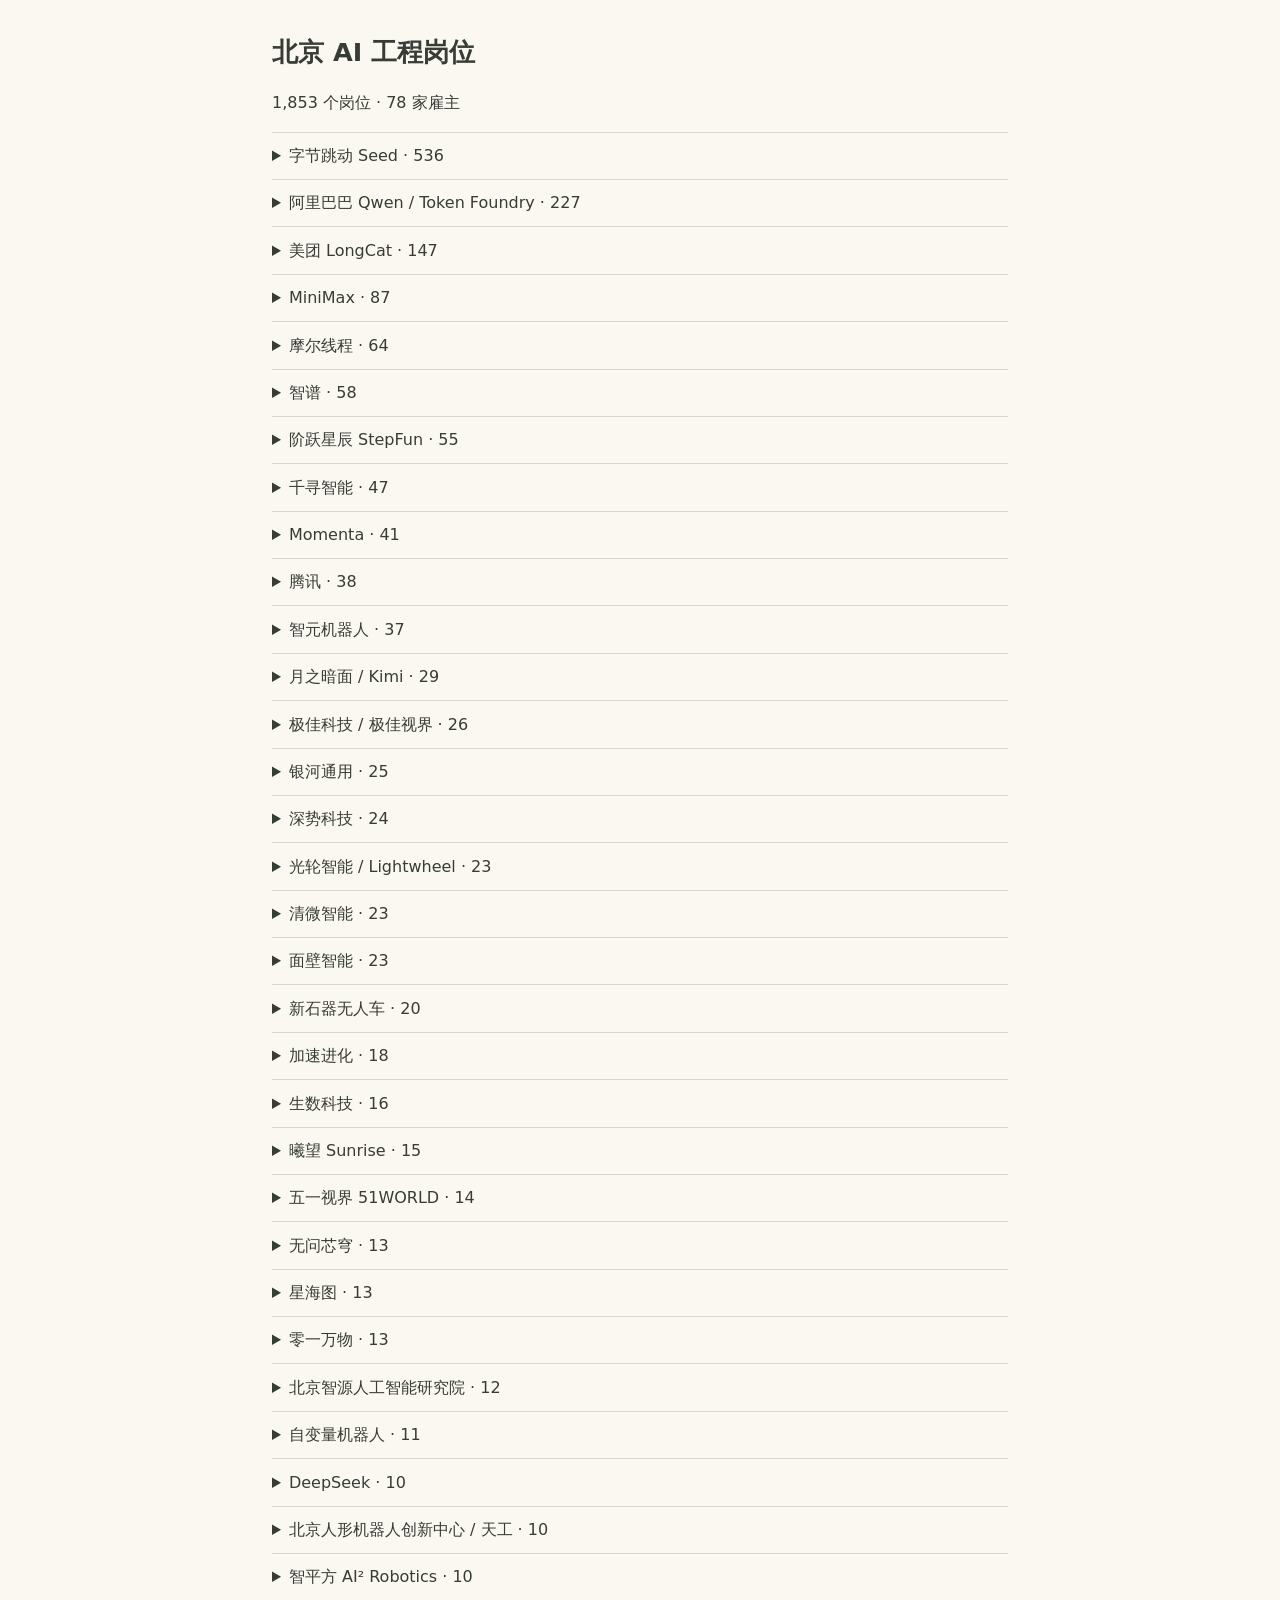
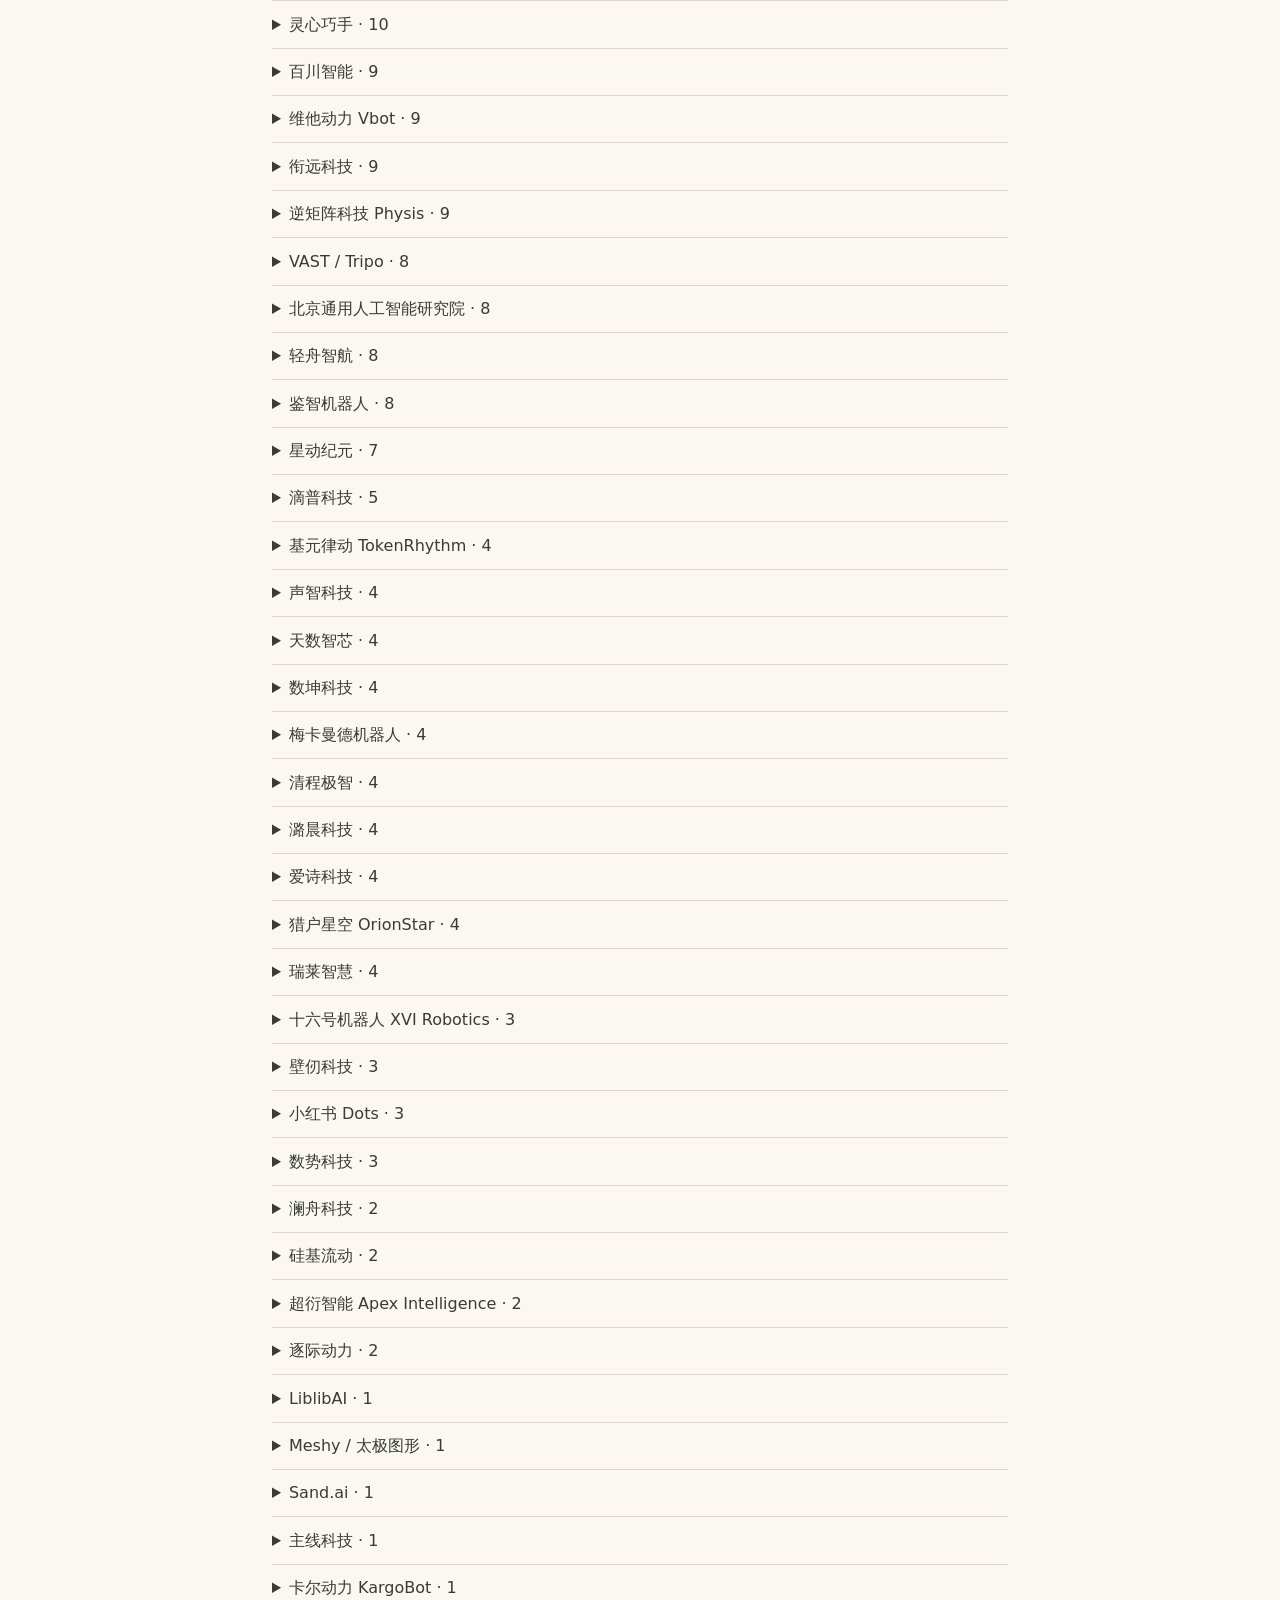
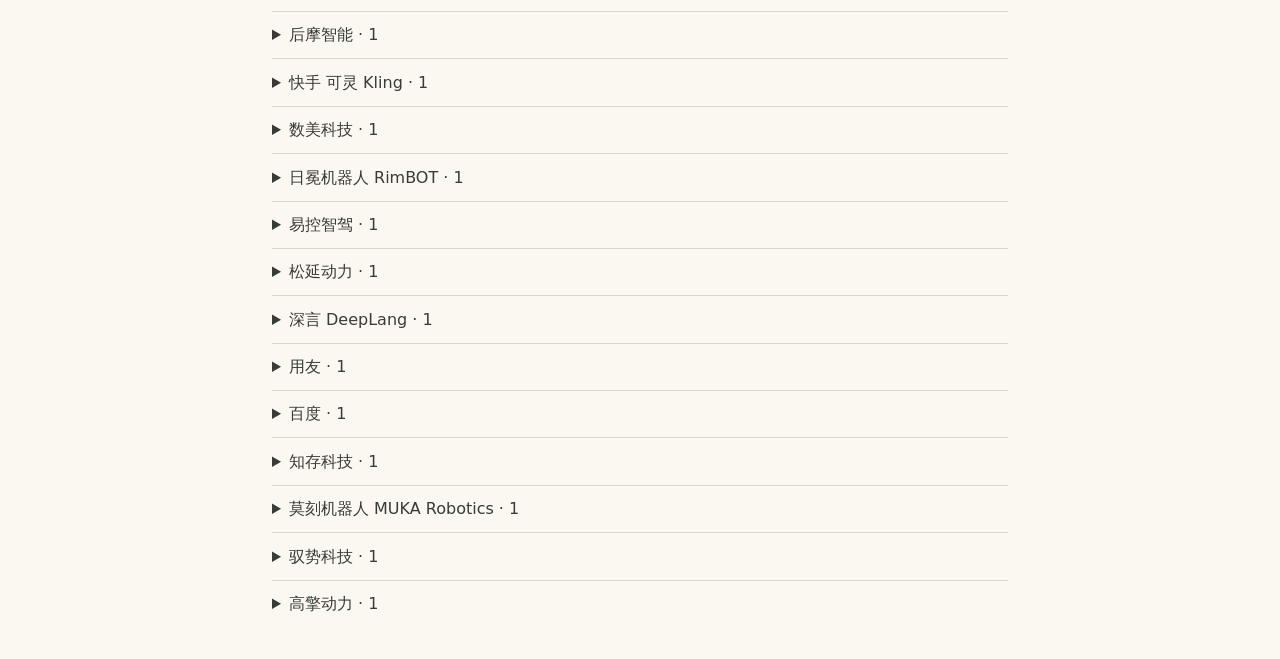
<file: docs/beijing-jobs-2.html>
<!doctype html><html lang="zh-CN"><meta charset="utf-8"><meta name="viewport" content="width=device-width, initial-scale=1">
<title>北京 AI 工程岗位</title>
<style>body{max-width:46rem;margin:2rem auto;padding:0 1rem;background:#fbf8f1;color:#373c36;font:1rem/1.6 system-ui,sans-serif}h1{font-size:1.6rem}summary{cursor:pointer;padding:.65rem 0}details{border-top:1px solid #ddd5c8}li{margin:.65rem 0}a{color:#784b3b}ul{padding-left:1.3rem}</style>
<h1>北京 AI 工程岗位</h1><p>1,853 个岗位 · 78 家雇主</p>
<details><summary>字节跳动 Seed · 536</summary><ul>
<li><a href="https://jobs.bytedance.com/experienced/position/7699044242119559477/detail">ADDA/模拟信号链设计工程师（存算与AI） - 芯片研发</a></li>
<li><a href="https://jobs.bytedance.com/experienced/position/7676008098977745157/detail">AI Agent FDE工程师（东南亚业务）-TikTok Shop</a></li>
<li><a href="https://jobs.bytedance.com/experienced/position/7579122282270984501/detail">AI Agent Harness优化专家/工程师-TRAE</a></li>
<li><a href="https://jobs.bytedance.com/experienced/position/7694277020448065845/detail">AI Agent业务架构师 - 抖音研发</a></li>
<li><a href="https://jobs.bytedance.com/experienced/position/7637456813097371957/detail">AI Agent产品解决方案架构师 - AI算力基础设施</a></li>
<li><a href="https://jobs.bytedance.com/experienced/position/7550971282021320968/detail">AI Agent前端开发工程师 - Seed 产品研发</a></li>
<li><a href="https://jobs.bytedance.com/experienced/position/7670388199460210949/detail">AI Agent前端开发工程师 - Seed 桌面OS</a></li>
<li><a href="https://jobs.bytedance.com/experienced/position/7701600761871927605/detail">AI Agent后端Leader - 抖音研发</a></li>
<li><a href="https://jobs.bytedance.com/experienced/position/7636681993664874757/detail">AI Agent后端开发工程师（AI垂直场景）-集团信息系统</a></li>
<li><a href="https://jobs.bytedance.com/experienced/position/7649007032946821429/detail">AI Agent安全工程师/专家-智能安全</a></li>
<li><a href="https://jobs.bytedance.com/experienced/position/7623353309626484997/detail">AI Agent客户端研发工程师（抖音AI创作） - 抖音研发</a></li>
<li><a href="https://jobs.bytedance.com/experienced/position/7681247643292436789/detail">AI Agent工程师-巨量广告与自助</a></li>
<li><a href="https://jobs.bytedance.com/experienced/position/7214843276180359484/detail">AI Agent工程师-智慧CRM</a></li>
<li><a href="https://jobs.bytedance.com/experienced/position/7350493973025163570/detail">AI Agent工程师-豆包交易与小程序</a></li>
<li><a href="https://jobs.bytedance.com/experienced/position/7659686788455729413/detail">AI Agent平台开发工程师（Managed Agents方向）-集团信息系统</a></li>
<li><a href="https://jobs.bytedance.com/experienced/position/7616258969934154037/detail">AI Agent应用开发工程师/架构师-火山引擎</a></li>
<li><a href="https://jobs.bytedance.com/experienced/position/7685978642254268725/detail">AI Agent应用架构师 - TikTok研发</a></li>
<li><a href="https://jobs.bytedance.com/experienced/position/7701657043006261557/detail">AI Agent应用架构师 - 移动OS</a></li>
<li><a href="https://jobs.bytedance.com/experienced/position/7688560988501281029/detail">AI Agent应用研发工程师 - TikTok直播</a></li>
<li><a href="https://offerdao.ai/j/manual_ry80v08gtg249o">AI Agent开发实习生</a></li>
<li><a href="https://jobs.bytedance.com/experienced/position/7683834156116347141/detail">AI Agent开发工程师 - 抖音研发</a></li>
<li><a href="https://jobs.bytedance.com/experienced/position/7614129000056457477/detail">AI Agent开发工程师-扣子</a></li>
<li><a href="https://jobs.bytedance.com/experienced/position/7668258698924181765/detail">AI Agent开发工程师-电商营销</a></li>
<li><a href="https://jobs.bytedance.com/experienced/position/7688601498905217285/detail">AI Agent开发工程师/架构师 - 抖音研发</a></li>
<li><a href="https://jobs.bytedance.com/experienced/position/7311599105346750757/detail">AI Agent开发工程师/架构师-Data</a></li>
<li><a href="https://jobs.bytedance.com/experienced/position/7678966011378436357/detail">AI Agent开发工程师（AI基础能力）-集团信息系统</a></li>
<li><a href="https://jobs.bytedance.com/experienced/position/7624090797788711221/detail">AI Agent开发工程师（国际商业化增长） - 国际化广告CRM与交易平台</a></li>
<li><a href="https://jobs.bytedance.com/experienced/position/7548053330262821128/detail">AI Agent开发工程师（抖音相机） - 抖音研发</a></li>
<li><a href="https://jobs.bytedance.com/experienced/position/7657831065828870405/detail">AI Agent开发工程师（本地生活方向）-TikTok生活服务</a></li>
<li><a href="https://jobs.bytedance.com/experienced/position/7611569403492632837/detail">AI Agent效果优化工程师-Aime</a></li>
<li><a href="https://jobs.bytedance.com/experienced/position/7314237303576561947/detail">AI Agent数据工程师 - 抖音研发</a></li>
<li><a href="https://jobs.bytedance.com/experienced/position/7325339483112638771/detail">AI Agent服务端开发工程师-AI国际化</a></li>
<li><a href="https://jobs.bytedance.com/experienced/position/7681622797244074293/detail">AI Agent架构师（东南亚业务）-TikTok Shop</a></li>
<li><a href="https://jobs.bytedance.com/experienced/position/7399925680702032166/detail">AI Agent架构治理工程师 - 字节云</a></li>
<li><a href="https://jobs.bytedance.com/experienced/position/7615578634536945925/detail">AI Agent研发工程师 - 计算</a></li>
<li><a href="https://jobs.bytedance.com/experienced/position/7248888392519633208/detail">AI Agent研发工程师-开发者服务</a></li>
<li><a href="https://jobs.bytedance.com/experienced/position/7563962363178223877/detail">AI Agent研发工程师-火山引擎（北京/上海）</a></li>
<li><a href="https://jobs.bytedance.com/experienced/position/7631584759639361797/detail">AI Agent研发工程师/专家（智能发布方向）-Dev Infra</a></li>
<li><a href="https://jobs.bytedance.com/experienced/position/7490499707934263570/detail">AI Agent研发工程师（开发套件方向/Data） - 数据平台</a></li>
<li><a href="https://jobs.bytedance.com/experienced/position/7452318081927350546/detail">AI Agent研发工程师（开发套件方向）-Data</a></li>
<li><a href="https://jobs.bytedance.com/experienced/position/7503866724518709511/detail">AI Agent研发工程师（抖音AI创造） - 抖音研发</a></li>
<li><a href="https://jobs.bytedance.com/experienced/position/7098235099037141256/detail">AI Agent研发工程师（数据知识方向）-Data</a></li>
<li><a href="https://jobs.bytedance.com/experienced/position/7668227613516630325/detail">AI Agent研发工程师（模型评测方向） - 移动OS</a></li>
<li><a href="https://jobs.bytedance.com/experienced/position/7644505471581849909/detail">AI Agent研发工程师（知识库方向）-Dev Infra</a></li>
<li><a href="https://jobs.bytedance.com/experienced/position/7633442527056496949/detail">AI Agent研发工程师（记忆&amp;自进化）-产品研发和工程架构</a></li>
<li><a href="https://jobs.bytedance.com/experienced/position/7633832823080716549/detail">AI Agent研发架构师（高可用）-产品研发和工程架构</a></li>
<li><a href="https://jobs.bytedance.com/experienced/position/7605952838057773365/detail">AI Agent记忆系统工程师/架构师-基础设施</a></li>
<li><a href="https://jobs.bytedance.com/experienced/position/7641230925722241285/detail">AI Agent运行环境工程师-开发者服务</a></li>
<li><a href="https://jobs.bytedance.com/experienced/position/7542790815534385426/detail">AI Agent高级研发工程师-剪映用户增长</a></li>
<li><a href="https://jobs.bytedance.com/experienced/position/7587718749671967029/detail">AI Coding服务端工程师-字节云</a></li>
<li><a href="https://jobs.bytedance.com/experienced/position/7627065258499082549/detail">AI Coding服务端工程师（字节云） - AI算力基础设施</a></li>
<li><a href="https://jobs.bytedance.com/experienced/position/7645161221637523765/detail">AI Coding架构师（Android方向）-TikTok（北京/上海）</a></li>
<li><a href="https://jobs.bytedance.com/experienced/position/7615813108715538741/detail">AI Coding研发工程师 - 抖音AI</a></li>
<li><a href="https://jobs.bytedance.com/experienced/position/7652321930007546165/detail">AI FDE工程师 - 飞书商业化</a></li>
<li><a href="https://jobs.bytedance.com/experienced/position/7549106199434823944/detail">AI Infra Agent后端开发工程师-计算</a></li>
<li><a href="https://jobs.bytedance.com/experienced/position/7698279172454156549/detail">AI Infra Agent测试开发工程师 - 计算</a></li>
<li><a href="https://jobs.bytedance.com/experienced/position/7623375212178295093/detail">AI Infra工程师-Commercial AI</a></li>
<li><a href="https://jobs.bytedance.com/experienced/position/7669847754177448245/detail">AI Infra工程师（芯片平台） - 芯片研发</a></li>
<li><a href="https://jobs.bytedance.com/experienced/position/7649384363466393861/detail">AI Infra平台研发工程师（大模型开发机方向） - Seed Model</a></li>
<li><a href="https://jobs.bytedance.com/experienced/position/7686323817039350069/detail">AI Infra技术负责人（创作大规模训练方向） - 剪映CapCut</a></li>
<li><a href="https://jobs.bytedance.com/experienced/position/7663439313396599045/detail">AI Infra研发工程师 - 存储</a></li>
<li><a href="https://jobs.bytedance.com/experienced/position/7688617050661488901/detail">AI Native全栈工程师 - 抖音直播</a></li>
<li><a href="https://jobs.bytedance.com/experienced/position/7563280293324540213/detail">AI Native工程师（即梦）-剪映CapCut（北京）</a></li>
<li><a href="https://jobs.bytedance.com/experienced/position/7306717397092174090/detail">AI Security安全攻防工程师 - 安全与风控</a></li>
<li><a href="https://jobs.bytedance.com/experienced/position/7652018471010011397/detail">AI for Science性能优化工程师-Seed</a></li>
<li><a href="https://jobs.bytedance.com/experienced/position/7368291953170450697/detail">AI/大模型网络研发工程师</a></li>
<li><a href="https://jobs.bytedance.com/experienced/position/7314510467618605362/detail">AIGC-模型训练加速工程师（北上杭深）</a></li>
<li><a href="https://jobs.bytedance.com/experienced/position/7311009564865087770/detail">AIOps高级运维大模型工程师-抖音服务架构（北京/深圳）</a></li>
<li><a href="https://jobs.bytedance.com/experienced/position/7530921020258453778/detail">AI与大数据存储研发工程师-基础设施</a></li>
<li><a href="https://jobs.bytedance.com/experienced/position/7448938590644095250/detail">AI业务架构工程师（AIGC方向）-TikTok Shop</a></li>
<li><a href="https://jobs.bytedance.com/experienced/position/7491988516471621906/detail">AI云原生产品解决方案架构师 - AI算力基础设施</a></li>
<li><a href="https://jobs.bytedance.com/experienced/position/7295934830696368434/detail">AI产品工程师-标注Agent产品</a></li>
<li><a href="https://jobs.bytedance.com/experienced/position/7592522873064048901/detail">AI产品工程师（安全方向） - 安全与风控</a></li>
<li><a href="https://jobs.bytedance.com/experienced/position/7555098515757844743/detail">AI产品解决方案架构师（北京/BytePlus） - 火山引擎</a></li>
<li><a href="https://jobs.bytedance.com/experienced/position/7242303146391111996/detail">AI全栈工程师 - Seed</a></li>
<li><a href="https://jobs.bytedance.com/experienced/position/7281166110023502136/detail">AI全栈工程师-视频与边缘</a></li>
<li><a href="https://jobs.bytedance.com/experienced/position/7641058027952621877/detail">AI全栈工程师-财经</a></li>
<li><a href="https://jobs.bytedance.com/experienced/position/7485982777927076103/detail">AI全栈工程师（治理平台）-TikTok生活服务</a></li>
<li><a href="https://jobs.bytedance.com/experienced/position/7638495011006941445/detail">AI全栈开发工程师 - Seed 产品研发</a></li>
<li><a href="https://jobs.bytedance.com/experienced/position/7657857824714213637/detail">AI全栈开发工程师 - 抖音平台产品</a></li>
<li><a href="https://jobs.bytedance.com/experienced/position/7671143217518250293/detail">AI全栈开发工程师 - 抖音研发</a></li>
<li><a href="https://jobs.bytedance.com/experienced/position/7694179717535090949/detail">AI全栈开发工程师 - 抖音音乐</a></li>
<li><a href="https://jobs.bytedance.com/experienced/position/7625858869964589365/detail">AI全栈开发工程师-互联网保险</a></li>
<li><a href="https://jobs.bytedance.com/experienced/position/7480527399462291730/detail">AI全栈开发工程师-抖音</a></li>
<li><a href="https://jobs.bytedance.com/experienced/position/7686425762618493237/detail">AI全栈开发工程师（抖音AI创作） - 抖音研发</a></li>
<li><a href="https://jobs.bytedance.com/experienced/position/7651514799657847093/detail">AI全栈研发工程师-AI数据与安全</a></li>
<li><a href="https://jobs.bytedance.com/experienced/position/7694569229976504581/detail">AI全栈（跨端）开发工程师 - 番茄小说/红果短剧/番茄畅听</a></li>
<li><a href="https://jobs.bytedance.com/experienced/position/7491229174096644370/detail">AI前端开发专家-字节云</a></li>
<li><a href="https://jobs.bytedance.com/experienced/position/7559207148348147976/detail">AI前端开发工程师-集团信息系统</a></li>
<li><a href="https://jobs.bytedance.com/experienced/position/7647745095924533509/detail">AI加速软件资深研发工程师（AI芯片） - 芯片研发</a></li>
<li><a href="https://jobs.bytedance.com/experienced/position/7587328437223393541/detail">AI助手测试开发工程师-豆包手机助手</a></li>
<li><a href="https://jobs.bytedance.com/experienced/position/7504132060652701960/detail">AI原生安全智能体研发工程师-网络安全</a></li>
<li><a href="https://jobs.bytedance.com/experienced/position/7623354366070425909/detail">AI后端开发工程师-抖音音乐</a></li>
<li><a href="https://jobs.bytedance.com/experienced/position/7516444917096319239/detail">AI咨询架构师-火山引擎</a></li>
<li><a href="https://jobs.bytedance.com/experienced/position/7639701657265867061/detail">AI基建工程师 - 风控</a></li>
<li><a href="https://jobs.bytedance.com/experienced/position/7595812223395678517/detail">AI基础设施网络研发专家 - 计算</a></li>
<li><a href="https://jobs.bytedance.com/experienced/position/7436662069099612434/detail">AI多模态数据湖研发工程师-Data</a></li>
<li><a href="https://jobs.bytedance.com/experienced/position/7686016938310437125/detail">AI大模型优化工程师 - 音视频技术</a></li>
<li><a href="https://jobs.bytedance.com/experienced/position/7694590729039857925/detail">AI存储固件开发工程师中后端（存算与AI） - 芯片研发</a></li>
<li><a href="https://jobs.bytedance.com/experienced/position/7694628330043115781/detail">AI存储固件开发工程师（前端/存算与AI） - 芯片研发</a></li>
<li><a href="https://jobs.bytedance.com/experienced/position/7600706060076665141/detail">AI存储研发工程师（KvCache方向） - 存储</a></li>
<li><a href="https://jobs.bytedance.com/experienced/position/7600980383447976197/detail">AI存储研发工程师（缓存存储方向） - 存储</a></li>
<li><a href="https://jobs.bytedance.com/experienced/position/7597654965374339333/detail">AI安全测试工程师（豆包手机助手） - 移动OS</a></li>
<li><a href="https://jobs.bytedance.com/experienced/position/7382785734506678565/detail">AI安全研发工程师（AI搜索） - 抖音研发</a></li>
<li><a href="https://jobs.bytedance.com/experienced/position/7504926379856578823/detail">AI安全研发工程师（智能体身份权限/云安全） - 安全与风控</a></li>
<li><a href="https://jobs.bytedance.com/experienced/position/7623625977588009269/detail">AI平台开发工程师-TikTok Shop</a></li>
<li><a href="https://jobs.bytedance.com/experienced/position/7431588110272563492/detail">AI应用SRE工程师 - Data AML</a></li>
<li><a href="https://jobs.bytedance.com/experienced/position/7533078585528862983/detail">AI应用交付架构师-TRAE</a></li>
<li><a href="https://jobs.bytedance.com/experienced/position/7650035429911824693/detail">AI应用前端工程师-Aime</a></li>
<li><a href="https://jobs.bytedance.com/experienced/position/7319788361391900965/detail">AI应用前端工程师-TRAE</a></li>
<li><a href="https://jobs.bytedance.com/experienced/position/7687818943714445573/detail">AI应用前端开发工程师 - 抖音研发</a></li>
<li><a href="https://jobs.bytedance.com/experienced/position/6704578984681670925/detail">AI应用前端开发工程师-抖音</a></li>
<li><a href="https://jobs.bytedance.com/experienced/position/7538726112545982728/detail">AI应用后端开发工程师-抖音直播</a></li>
<li><a href="https://jobs.bytedance.com/experienced/position/7642263361488881973/detail">AI应用后端开发工程师（Go方向）-AI工具运营</a></li>
<li><a href="https://jobs.bytedance.com/experienced/position/7660360186809305397/detail">AI应用后端开发工程师（Java方向）-AI工具运营</a></li>
<li><a href="https://jobs.bytedance.com/experienced/position/7598474444349507893/detail">AI应用平台前端工程师-抖音</a></li>
<li><a href="https://jobs.bytedance.com/experienced/position/7485704896902662418/detail">AI应用平台研发工程师-TikTok Shop</a></li>
<li><a href="https://jobs.bytedance.com/experienced/position/7598476185996085509/detail">AI应用平台高级前端工程师-抖音</a></li>
<li><a href="https://jobs.bytedance.com/experienced/position/7612970005958068485/detail">AI应用开发工程师-互联网信贷</a></li>
<li><a href="https://jobs.bytedance.com/experienced/position/7612969731589310725/detail">AI应用开发工程师-互联网风控</a></li>
<li><a href="https://jobs.bytedance.com/experienced/position/7480161621189773586/detail">AI应用开发工程师-巨量AI工作台</a></li>
<li><a href="https://jobs.bytedance.com/experienced/position/7659751038384261381/detail">AI应用开发工程师-抖音支付</a></li>
<li><a href="https://jobs.bytedance.com/experienced/position/7521646121393342728/detail">AI应用开发工程师-生活服务</a></li>
<li><a href="https://jobs.bytedance.com/experienced/position/7647096838696405301/detail">AI应用开发工程师-账会清算</a></li>
<li><a href="https://jobs.bytedance.com/experienced/position/7501321900251105554/detail">AI应用开发工程师（Pippit）-剪映CapCut（北京/广州/深圳）</a></li>
<li><a href="https://jobs.bytedance.com/experienced/position/7532799376042854663/detail">AI应用推荐架构工程师-抖音推荐</a></li>
<li><a href="https://jobs.bytedance.com/experienced/position/7303924147792628018/detail">AI应用服务端工程师-TRAE</a></li>
<li><a href="https://jobs.bytedance.com/experienced/position/7592503207398525237/detail">AI应用架构师 - 移动OS</a></li>
<li><a href="https://jobs.bytedance.com/experienced/position/7663114545200236853/detail">AI应用架构研发工程师-TikTok Shop</a></li>
<li><a href="https://jobs.bytedance.com/experienced/position/7633442792129399045/detail">AI应用框架开发工程师-AI Platform</a></li>
<li><a href="https://jobs.bytedance.com/experienced/position/7538724138073327880/detail">AI应用研发专家-抖音直播</a></li>
<li><a href="https://jobs.bytedance.com/experienced/position/7600732646520850693/detail">AI应用研发专家/负责人-剪映CapCut用户增长（北京/上海/深圳）</a></li>
<li><a href="https://jobs.bytedance.com/experienced/position/7680479667436620037/detail">AI应用研发专家（北京/广州/深圳） - 剪映CapCut</a></li>
<li><a href="https://jobs.bytedance.com/experienced/position/7389464631834904859/detail">AI应用研发工程师 - 火山引擎</a></li>
<li><a href="https://jobs.bytedance.com/experienced/position/7449312765426813191/detail">AI应用研发工程师-TikTok Shop</a></li>
<li><a href="https://jobs.bytedance.com/experienced/position/7057541258558966053/detail">AI应用研发工程师-抖音图文（北京）</a></li>
<li><a href="https://jobs.bytedance.com/experienced/position/7680090830972471557/detail">AI应用研发工程师-集团信息系统</a></li>
<li><a href="https://jobs.bytedance.com/experienced/position/7677537801236203829/detail">AI应用研发工程师（LBS/POI平台） - TikTok生活服务</a></li>
<li><a href="https://jobs.bytedance.com/experienced/position/7681234317635209477/detail">AI应用研发工程师（搜索方向）-TikTok Shop</a></li>
<li><a href="https://jobs.bytedance.com/experienced/position/7548452957311781138/detail">AI应用高级开发工程师 - Data-抖音/直播/电商/剪映</a></li>
<li><a href="https://jobs.bytedance.com/experienced/position/7072993027098872072/detail">AI开发工程师（内容体验方向） - 抖音</a></li>
<li><a href="https://jobs.bytedance.com/experienced/position/7587377283440347445/detail">AI性能优化工程师/专家-PICO</a></li>
<li><a href="https://jobs.bytedance.com/experienced/position/7665318130669816069/detail">AI搜索/推荐系统工程师 - Data AML</a></li>
<li><a href="https://jobs.bytedance.com/experienced/position/7459707270335629586/detail">AI搜索推荐后端开发工程师-Data AML</a></li>
<li><a href="https://jobs.bytedance.com/experienced/position/7672669493223590149/detail">AI效能开发工程师（DevOps方向） - 移动OS</a></li>
<li><a href="https://jobs.bytedance.com/experienced/position/7679015680482265349/detail">AI效能开发工程师（嵌入式方向） - 移动OS</a></li>
<li><a href="https://jobs.bytedance.com/experienced/position/7548305551928609032/detail">AI数据平台开发工程师 - Seed Model</a></li>
<li><a href="https://jobs.bytedance.com/experienced/position/7256660675900066107/detail">AI数据平台研发工程师（开发套件方向/Data） - 数据平台</a></li>
<li><a href="https://jobs.bytedance.com/experienced/position/7581750434095008005/detail">AI数据库资深研发工程师（Serverless PostgreSQL） - 数据库</a></li>
<li><a href="https://jobs.bytedance.com/experienced/position/7121656253445228814/detail">AI数据开发工程师 - 安全与风控</a></li>
<li><a href="https://jobs.bytedance.com/experienced/position/7629560538784221493/detail">AI数据开发工程师/专家-Dev Infra</a></li>
<li><a href="https://jobs.bytedance.com/experienced/position/7525332067271723282/detail">AI智能体应用开发工程师-Data</a></li>
<li><a href="https://jobs.bytedance.com/experienced/position/7431591407687305535/detail">AI智能体应用开发工程师/专家-Data</a></li>
<li><a href="https://jobs.bytedance.com/experienced/position/7423284726943451418/detail">AI智能硬件客户端研发工程师 - 移动OS</a></li>
<li><a href="https://jobs.bytedance.com/experienced/position/7628074595738323205/detail">AI服务器系统集成测试研发工程师-服务器</a></li>
<li><a href="https://jobs.bytedance.com/experienced/position/7527932848427780360/detail">AI服务端架构师-剪映CapCut（北京/上海/深圳）</a></li>
<li><a href="https://jobs.bytedance.com/experienced/position/7559141689865914642/detail">AI服务端研发工程师-隐私合规平台</a></li>
<li><a href="https://jobs.bytedance.com/experienced/position/6717818194179918094/detail">AI架构师-地理位置中台</a></li>
<li><a href="https://jobs.bytedance.com/experienced/position/7616348997192059189/detail">AI汽车座舱ToB交付工程师 - 火山引擎</a></li>
<li><a href="https://jobs.bytedance.com/experienced/position/7704609549307005189/detail">AI汽车座舱前端研发工程师 - 火山引擎</a></li>
<li><a href="https://jobs.bytedance.com/experienced/position/7496034891218864392/detail">AI汽车座舱客户端研发工程师 - 火山引擎</a></li>
<li><a href="https://jobs.bytedance.com/experienced/position/7368327519172856090/detail">AI汽车座舱测试开发工程师 - 火山引擎</a></li>
<li><a href="https://jobs.bytedance.com/experienced/position/7703916394819881269/detail">AI汽车座舱系统架构师 - 火山引擎</a></li>
<li><a href="https://jobs.bytedance.com/experienced/position/7701714566269487365/detail">AI测试开发Tech Lead - 经营管理与平台</a></li>
<li><a href="https://jobs.bytedance.com/experienced/position/7677482092129683765/detail">AI测试开发工程师 - TikTok内容安全平台</a></li>
<li><a href="https://jobs.bytedance.com/experienced/position/7667101009635199285/detail">AI测试开发工程师 - 抖音研发中台</a></li>
<li><a href="https://jobs.bytedance.com/experienced/position/7682979745127008565/detail">AI测试开发工程师（质量工程） - TikTok内容安全平台</a></li>
<li><a href="https://jobs.bytedance.com/experienced/position/7592517407786240309/detail">AI测试智能化平台开发工程师-音视频技术</a></li>
<li><a href="https://jobs.bytedance.com/experienced/position/7602102671211694389/detail">AI研发工程师-模型数据服务</a></li>
<li><a href="https://jobs.bytedance.com/experienced/position/7674879340138301701/detail">AI研发工程师（CodeAgent应用场景） - 火山引擎</a></li>
<li><a href="https://jobs.bytedance.com/experienced/position/7571441608681670917/detail">AI研发工程师（客服业务架构方向）-TikTok Shop</a></li>
<li><a href="https://jobs.bytedance.com/experienced/position/7625857499200768261/detail">AI研发效能工程师-AI Data</a></li>
<li><a href="https://jobs.bytedance.com/experienced/position/7646622712666310965/detail">AI研发效能工程师/架构师-计算</a></li>
<li><a href="https://jobs.bytedance.com/experienced/position/7703459275286481157/detail">AI算力基础设施服务器运维专家 - DCS</a></li>
<li><a href="https://jobs.bytedance.com/experienced/position/7574270340887611653/detail">AI系统性能工程师-国际化内容安全平台</a></li>
<li><a href="https://jobs.bytedance.com/experienced/position/7605546997539653893/detail">AI系统架构师（Env Sandbox方向） - 基础技术</a></li>
<li><a href="https://jobs.bytedance.com/experienced/position/7699732718445775109/detail">AI编剧提示词工程师（短剧） - TikTok</a></li>
<li><a href="https://jobs.bytedance.com/experienced/position/7694589927579699461/detail">AI编译器专家（存算与AI） - 芯片研发</a></li>
<li><a href="https://jobs.bytedance.com/experienced/position/7676323525041015093/detail">AI网关研发工程师 - 网络</a></li>
<li><a href="https://jobs.bytedance.com/experienced/position/7597322847262509365/detail">AI网络架构工程师-基础架构</a></li>
<li><a href="https://jobs.bytedance.com/experienced/position/7696424785599072517/detail">AI网络架构师 - 网络</a></li>
<li><a href="https://jobs.bytedance.com/experienced/position/7585048842733029685/detail">AI芯片互联技术规划（AI芯片） - 芯片研发</a></li>
<li><a href="https://jobs.bytedance.com/experienced/position/7203628822901082428/detail">AI芯片架构工程师（AI芯片） - 芯片研发</a></li>
<li><a href="https://jobs.bytedance.com/experienced/position/7694606638747044101/detail">AI芯片架构工程师（存算与AI） - 芯片研发</a></li>
<li><a href="https://jobs.bytedance.com/experienced/position/7660485953416366389/detail">AI芯片计算软件工程师（固件方向）-Data</a></li>
<li><a href="https://jobs.bytedance.com/experienced/position/7660492899204892981/detail">AI芯片软件工程师（互联）-Data</a></li>
<li><a href="https://jobs.bytedance.com/experienced/position/7700928254979344645/detail">AI计算基础设施工程师 - 基础技术</a></li>
<li><a href="https://jobs.bytedance.com/experienced/position/7687501181853829429/detail">AI设计工程师 - TikTok设计</a></li>
<li><a href="https://jobs.bytedance.com/experienced/position/7392134999753443594/detail">AI语音大模型服务端研发工程师-火山引擎（北京/上海）</a></li>
<li><a href="https://jobs.bytedance.com/experienced/position/7439664970277751047/detail">AI语音研发工程师（服务架构方向）-火山引擎（北京/上海）</a></li>
<li><a href="https://jobs.bytedance.com/experienced/position/7322719782364137778/detail">AI质效测试开发工程师（抖音创作） - 抖音</a></li>
<li><a href="https://jobs.bytedance.com/experienced/position/7657568790239414581/detail">AI运维平台专家/架构师 - DCS</a></li>
<li><a href="https://jobs.bytedance.com/experienced/position/7686328005425793333/detail">AI通信库研发专家 - 网络</a></li>
<li><a href="https://jobs.bytedance.com/experienced/position/7480478882991835410/detail">AI通信库研发工程师 - 网络</a></li>
<li><a href="https://jobs.bytedance.com/experienced/position/7617732243301370165/detail">AI隐私合规治理专家 - TikTok研发</a></li>
<li><a href="https://jobs.bytedance.com/experienced/position/7680236255619336453/detail">AI隐私安全技术工程师-集团信息系统</a></li>
<li><a href="https://jobs.bytedance.com/experienced/position/7407356790373566757/detail">AML-火山方舟大模型推理系统工程师</a></li>
<li><a href="https://jobs.bytedance.com/experienced/position/7445126930473077010/detail">AML机器学习平台SRE工程师 - Data AML</a></li>
<li><a href="https://jobs.bytedance.com/experienced/position/7497181220222404882/detail">AML机器学习系统SRE工程师-火山引擎</a></li>
<li><a href="https://jobs.bytedance.com/experienced/position/6925710783553980685/detail">ASIC设计工程师（AI芯片） - 芯片研发</a></li>
<li><a href="https://jobs.bytedance.com/experienced/position/6932660111719434510/detail">ASIC验证工程师（AI芯片） - 芯片研发</a></li>
<li><a href="https://jobs.bytedance.com/experienced/position/7651517511770818869/detail">Agent Harness工程师-AI数据与安全</a></li>
<li><a href="https://jobs.bytedance.com/experienced/position/7571833226227796229/detail">Agent Infra研发工程师-Commercial AI</a></li>
<li><a href="https://jobs.bytedance.com/experienced/position/7661855145245133109/detail">Agent Network后端研发工程师-算力基础设施</a></li>
<li><a href="https://jobs.bytedance.com/experienced/position/7698581598722066693/detail">Agentic AI平台负责人 - TikTok研发</a></li>
<li><a href="https://jobs.bytedance.com/experienced/position/7686464046975551797/detail">Agent基础设施研发工程师/架构师 - 计算</a></li>
<li><a href="https://jobs.bytedance.com/experienced/position/7686467288677501237/detail">Agent基础设施高级架构师/负责人 - 计算</a></li>
<li><a href="https://jobs.bytedance.com/experienced/position/7596927316308789509/detail">Agent工程师（AI Coding方向）-中国交易与广告</a></li>
<li><a href="https://jobs.bytedance.com/experienced/position/7616307562766469429/detail">Agent应用开发工程师-ArkClaw</a></li>
<li><a href="https://jobs.bytedance.com/experienced/position/7630668293718100229/detail">Agent开发架构师（AI Testing）-开发者服务</a></li>
<li><a href="https://jobs.bytedance.com/experienced/position/7486005250659338504/detail">Agent技术研发工程师-火山方舟大模型平台</a></li>
<li><a href="https://jobs.bytedance.com/experienced/position/7633458277328177413/detail">Agent架构研发工程师/专家-AI Platform</a></li>
<li><a href="https://jobs.bytedance.com/experienced/position/7536117089481115911/detail">Agent研发工程师（数据智能体） - 创新&amp;中台</a></li>
<li><a href="https://jobs.bytedance.com/experienced/position/7563310119581288757/detail">Agent策略工程师 - 抖音AI</a></li>
<li><a href="https://jobs.bytedance.com/experienced/position/7569139847785400581/detail">Agent软件架构师-移动OS</a></li>
<li><a href="https://jobs.bytedance.com/experienced/position/7090457256903723294/detail">Android/iOS开发工程师 - 小荷健康</a></li>
<li><a href="https://jobs.bytedance.com/experienced/position/7670461895532120325/detail">Android系统开发工程师 - 计算</a></li>
<li><a href="https://jobs.bytedance.com/experienced/position/7473375306653436168/detail">BSP软件架构师/工程师（AI芯片） - 芯片研发</a></li>
<li><a href="https://jobs.bytedance.com/experienced/position/7685220820473645317/detail">Camera结构工程师/专家 - AI创新业务</a></li>
<li><a href="https://jobs.bytedance.com/experienced/position/7527190770932254983/detail">Code大模型工程师（数据方向） - 抖音AI</a></li>
<li><a href="https://jobs.bytedance.com/experienced/position/7688946340144204085/detail">DFT设计工程师（存算与AI） - 芯片研发</a></li>
<li><a href="https://jobs.bytedance.com/experienced/position/7694589388294277429/detail">DTCO工程师（存算与AI） - 芯片研发</a></li>
<li><a href="https://jobs.bytedance.com/experienced/position/7695992943505164597/detail">DTCO负责人（存算与AI） - 芯片研发</a></li>
<li><a href="https://jobs.bytedance.com/experienced/position/7669796049112074549/detail">ECS Linux研发工程师 - 计算</a></li>
<li><a href="https://jobs.bytedance.com/experienced/position/7688945717848803589/detail">EMU验证工程（存算与AI） - 芯片研发</a></li>
<li><a href="https://jobs.bytedance.com/experienced/position/7688945926161303861/detail">ESD专家（存算与AI） - 芯片研发</a></li>
<li><a href="https://jobs.bytedance.com/experienced/position/7659364431323400501/detail">Forward Deployed Engineer-火山引擎FDE（AI全系产品·财务/HR系统方向）</a></li>
<li><a href="https://jobs.bytedance.com/experienced/position/7064446359956474119/detail">IP验证工程师（AI芯片） - 芯片研发</a></li>
<li><a href="https://jobs.bytedance.com/experienced/position/7461977183600494855/detail">IaaS机型实例架构师 - 计算</a></li>
<li><a href="https://jobs.bytedance.com/experienced/position/7467876208332638472/detail">IoT器件资源开发经理（机器人方向）-Data</a></li>
<li><a href="https://jobs.bytedance.com/experienced/position/7595816139729439029/detail">Kubernetes系统研发工程师 - 计算</a></li>
<li><a href="https://jobs.bytedance.com/experienced/position/7080426914201094414/detail">Kubernetes调度研发工程师 - 计算</a></li>
<li><a href="https://jobs.bytedance.com/experienced/position/7299363825898817842/detail">LLM Agent基础架构工程师-TRAE</a></li>
<li><a href="https://jobs.bytedance.com/experienced/position/7572521002975119669/detail">LLM Agent工程师-TRAE</a></li>
<li><a href="https://jobs.bytedance.com/experienced/position/7486005256011778312/detail">Maas平台架构师-火山方舟大模型平台</a></li>
<li><a href="https://jobs.bytedance.com/experienced/position/7643812491278223669/detail">Manager,Forward Deployed Engineering现场部署工程师负责人（AI产品方向）-火山引擎</a></li>
<li><a href="https://jobs.bytedance.com/experienced/position/7473372883781142791/detail">NPU软件架构师/工程师（AI芯片） - 芯片研发</a></li>
<li><a href="https://jobs.bytedance.com/experienced/position/7694604057117804853/detail">SOC架构工程师（存算与AI） - 芯片研发</a></li>
<li><a href="https://jobs.bytedance.com/experienced/position/7496130377074313490/detail">SRE AI高级工程师-基础架构</a></li>
<li><a href="https://jobs.bytedance.com/experienced/position/7665602457128962357/detail">SRE资深（AI运维建设/开发）-安全与风控 - 安全与风控</a></li>
<li><a href="https://jobs.bytedance.com/experienced/position/7457370293973043464/detail">SRE高级工程师（飞连）-安全与风控</a></li>
<li><a href="https://jobs.bytedance.com/experienced/position/7617683078505662725/detail">SoC架构工程师（AI芯片） - 芯片研发</a></li>
<li><a href="https://jobs.bytedance.com/experienced/position/6953943701949483278/detail">SoC系统验证工程师（AI芯片） - 芯片研发</a></li>
<li><a href="https://jobs.bytedance.com/experienced/position/6932659326386342157/detail">SoC设计工程师（AI芯片） - 芯片研发</a></li>
<li><a href="https://jobs.bytedance.com/experienced/position/7064447994955286797/detail">SoC验证工程师（AI芯片） - 芯片研发</a></li>
<li><a href="https://jobs.bytedance.com/experienced/position/7475682968648911122/detail">云原生AI研发工程师/架构师 - 计算</a></li>
<li><a href="https://jobs.bytedance.com/experienced/position/7537213790187981063/detail">云基础产品解决方案架构师（异构计算） - AI算力基础设施</a></li>
<li><a href="https://jobs.bytedance.com/experienced/position/7046354963827837215/detail">云基础解决方案架构师 - AI算力基础设施</a></li>
<li><a href="https://jobs.bytedance.com/experienced/position/7552799903945378055/detail">云基础解决方案高级架构师 - AI算力基础设施</a></li>
<li><a href="https://jobs.bytedance.com/experienced/position/7695649526284536117/detail">云服务器研发工程师 - 计算</a></li>
<li><a href="https://jobs.bytedance.com/experienced/position/7610620830898194693/detail">云网络AI研发工程师-基础设施</a></li>
<li><a href="https://jobs.bytedance.com/experienced/position/7393246391936321842/detail">互联设计工程师（AI芯片） - 芯片研发</a></li>
<li><a href="https://jobs.bytedance.com/experienced/position/7644829092346743045/detail">互联设计工程师（Scale Up内存语义方向/AI芯片） - 芯片研发</a></li>
<li><a href="https://jobs.bytedance.com/experienced/position/7462210655208212743/detail">互联软件工程师（AI芯片） - 芯片研发</a></li>
<li><a href="https://jobs.bytedance.com/experienced/position/7694574549295647029/detail">产品工程师（存算与AI） - 芯片研发</a></li>
<li><a href="https://jobs.bytedance.com/experienced/position/7155678116785113352/detail">产品技术架构师/资深技术架构师-火山引擎 - 平台架构</a></li>
<li><a href="https://jobs.bytedance.com/experienced/position/7566552692404848901/detail">产品解决方案架构师（大模型外呼方向）-火山引擎</a></li>
<li><a href="https://jobs.bytedance.com/experienced/position/7573917063545243909/detail">产品解决方案架构师（大模型方向） - 火山引擎</a></li>
<li><a href="https://jobs.bytedance.com/experienced/position/7702832883697797429/detail">产品解决方案架构师（存算与AI） - 芯片研发</a></li>
<li><a href="https://jobs.bytedance.com/experienced/position/7702832882587191605/detail">产品解决方案生态伙伴（存算与AI） - 芯片研发</a></li>
<li><a href="https://jobs.bytedance.com/experienced/position/7631491997161490741/detail">仿真数据生成工程师（物理引擎/世界模型方向）-AI数据与安全</a></li>
<li><a href="https://jobs.bytedance.com/experienced/position/7679282341054777605/detail">企业智能体前线研发工程师 - 火山引擎</a></li>
<li><a href="https://jobs.bytedance.com/experienced/position/7696862542014515509/detail">光学工程师/专家 - AI创新业务</a></li>
<li><a href="https://jobs.bytedance.com/experienced/position/7598466600917321989/detail">全栈开发工程师-即梦AI（深圳/广州/北京）</a></li>
<li><a href="https://jobs.bytedance.com/experienced/position/7582974834629822773/detail">全栈研发工程师/RL Environments架构师-AI数据服务平台</a></li>
<li><a href="https://jobs.bytedance.com/experienced/position/7385594920923187466/detail">公有云机器学习系统工程师-推理方向</a></li>
<li><a href="https://jobs.bytedance.com/experienced/position/7385593848179755273/detail">公有云机器学习系统工程师-调度方向</a></li>
<li><a href="https://jobs.bytedance.com/experienced/position/7683471758266992949/detail">具身智能数据平台开发专家（后端） - 火山引擎</a></li>
<li><a href="https://jobs.bytedance.com/experienced/position/7537536257262487816/detail">具身智能数据开发工程师 - Seed Model</a></li>
<li><a href="https://jobs.bytedance.com/experienced/position/7688279769523849525/detail">具身智能数据挖掘工程师（Seed） - Seed Model</a></li>
<li><a href="https://jobs.bytedance.com/experienced/position/7585552502332098869/detail">具身智能研发专家-火山引擎</a></li>
<li><a href="https://jobs.bytedance.com/experienced/position/7675276934131009797/detail">具身智能系统集成工程师 - 火山引擎</a></li>
<li><a href="https://jobs.bytedance.com/experienced/position/7683442325535656197/detail">具身智能质量与缺陷闭环工程师 - 火山引擎</a></li>
<li><a href="https://jobs.bytedance.com/experienced/position/7683440887372318981/detail">具身智能道路测试开发专家 - 火山引擎</a></li>
<li><a href="https://jobs.bytedance.com/experienced/position/7542748440348363026/detail">前端开发工程师（跨端方向）-即梦AI（北京）</a></li>
<li><a href="https://jobs.bytedance.com/experienced/position/7521657296121202951/detail">功耗优化工程师/专家-AI创新业务</a></li>
<li><a href="https://jobs.bytedance.com/experienced/position/7694549264135784757/detail">可靠性工程师（存算与AI） - 芯片研发</a></li>
<li><a href="https://jobs.bytedance.com/experienced/position/7694605511178914101/detail">后端/AI应用开发工程师-抖音支付（北京/杭州）</a></li>
<li><a href="https://jobs.bytedance.com/experienced/position/7483396407224944904/detail">后端开发工程师-多模态内容理解工程</a></li>
<li><a href="https://jobs.bytedance.com/experienced/position/7655227690361964853/detail">后端开发工程师（AI Agent方向） - 安全与风控</a></li>
<li><a href="https://jobs.bytedance.com/experienced/position/7598014627805268229/detail">后端开发工程师（AI Coding方向）-TikTok直播</a></li>
<li><a href="https://jobs.bytedance.com/experienced/position/7647109843526617397/detail">后端开发工程师（AI内部助手方向）-火山引擎</a></li>
<li><a href="https://jobs.bytedance.com/experienced/position/7548446010671483144/detail">后端开发工程师（AI创新应用方向）-抖音</a></li>
<li><a href="https://jobs.bytedance.com/experienced/position/7389852426385246501/detail">后端开发工程师（AI开发平台）-火山引擎</a></li>
<li><a href="https://jobs.bytedance.com/experienced/position/7543514685552642311/detail">后端开发工程师（AI方向） - Seed 产品研发</a></li>
<li><a href="https://jobs.bytedance.com/experienced/position/7124126033591666958/detail">后端开发工程师（AI方向）-电商商家平台</a></li>
<li><a href="https://jobs.bytedance.com/experienced/position/7483149851132938503/detail">后端开发工程师（AI方向）-飞书IM</a></li>
<li><a href="https://jobs.bytedance.com/experienced/position/7376063805845539123/detail">后端开发工程师（AI方向）-飞书开放平台</a></li>
<li><a href="https://jobs.bytedance.com/experienced/position/7629264242227464453/detail">后端开发工程师（抖音AI平台）-抖音研发</a></li>
<li><a href="https://jobs.bytedance.com/experienced/position/7630811948690688309/detail">后端开发工程师（货架AI应用方向）-抖音电商</a></li>
<li><a href="https://jobs.bytedance.com/experienced/position/7472237445406361874/detail">后端研发工程师 - 小荷健康</a></li>
<li><a href="https://jobs.bytedance.com/experienced/position/7506550895163214087/detail">后端研发工程师-AI数据工程</a></li>
<li><a href="https://jobs.bytedance.com/experienced/position/6931671436005165326/detail">后端研发工程师（LLM/Agent方向/抖音搜索） - 抖音研发</a></li>
<li><a href="https://jobs.bytedance.com/experienced/position/7481258651161970952/detail">后端研发工程师（大模型基建方向）-客服平台（北京）</a></li>
<li><a href="https://jobs.bytedance.com/experienced/position/7469757621197703431/detail">后端资深研发工程师（AI Infra/制品方向）-开发者服务</a></li>
<li><a href="https://jobs.bytedance.com/experienced/position/7694591904243501365/detail">器件开发工程师（存算与AI） - 芯片研发</a></li>
<li><a href="https://jobs.bytedance.com/experienced/position/7644816375681665333/detail">多模态大模型推理服务研发工程师-Data AML（北京/上海/杭州/深圳）</a></li>
<li><a href="https://jobs.bytedance.com/experienced/position/7623403439169521925/detail">多模态大模型推理框架优化工程师-Data AML（北京/上海/杭州/深圳）</a></li>
<li><a href="https://jobs.bytedance.com/experienced/position/7347535879454853427/detail">多模态大模型推理算子优化工程师-Data AML（北京/上海/杭州/深圳）</a></li>
<li><a href="https://jobs.bytedance.com/experienced/position/7461826832884173064/detail">多模态大模型数据工程师</a></li>
<li><a href="https://jobs.bytedance.com/experienced/position/7296751427396208934/detail">多模态大模型数据工程师-智能创作（北京/上海/深圳）</a></li>
<li><a href="https://jobs.bytedance.com/experienced/position/7706788056227055877/detail">多模态大模型训练推理加速技术专家 - Data-抖音/直播/电商/剪映</a></li>
<li><a href="https://jobs.bytedance.com/experienced/position/7503489556685342994/detail">多模态数据存储系统工程师/专家 - 音视频技术</a></li>
<li><a href="https://jobs.bytedance.com/experienced/position/7377590811393739059/detail">多模态数据工程师 - Seed Model</a></li>
<li><a href="https://jobs.bytedance.com/experienced/position/7519782865402448146/detail">多模态评测工程师-Seed</a></li>
<li><a href="https://jobs.bytedance.com/experienced/position/7470367945337374984/detail">大数据产品解决方案架构师（公有云AI方向）-Data</a></li>
<li><a href="https://jobs.bytedance.com/experienced/position/7599927303405619509/detail">大模型Agent平台研发工程师-Data AML</a></li>
<li><a href="https://jobs.bytedance.com/experienced/position/7596960769942849845/detail">大模型Agent框架工程师 - Seed Model</a></li>
<li><a href="https://jobs.bytedance.com/experienced/position/7628902314323806469/detail">大模型Agent研究工程师 - Seed Model</a></li>
<li><a href="https://jobs.bytedance.com/experienced/position/7650342480791095557/detail">大模型Multi-Agent Harness工程师 - Seed Model</a></li>
<li><a href="https://jobs.bytedance.com/experienced/position/7444379201433569554/detail">大模型Multi-Agent Harness工程师-TikTok Shop</a></li>
<li><a href="https://jobs.bytedance.com/experienced/position/7481600888864311560/detail">大模型基础设施工程师（大模型资源管理/数据管理处理方向）-TikTok Shop</a></li>
<li><a href="https://jobs.bytedance.com/experienced/position/7696043459627272501/detail">大模型安全与对齐研究工程师 - Seed Model</a></li>
<li><a href="https://jobs.bytedance.com/experienced/position/7625920825855936773/detail">大模型安全工程师-抖音研发（北京/上海）</a></li>
<li><a href="https://jobs.bytedance.com/experienced/position/7623252118220556597/detail">大模型安全攻防工程师-抖音研发</a></li>
<li><a href="https://jobs.bytedance.com/experienced/position/7697158278814435589/detail">大模型安全策略工程师 - 安全与风控</a></li>
<li><a href="https://jobs.bytedance.com/experienced/position/7428850057234286899/detail">大模型平台研发工程师 - Seed Model</a></li>
<li><a href="https://jobs.bytedance.com/experienced/position/7584340815980710149/detail">大模型平台研发工程师-国际化（北京/上海）</a></li>
<li><a href="https://jobs.bytedance.com/experienced/position/7313821189205723443/detail">大模型平台研发工程师（火山方舟） - Seed Model</a></li>
<li><a href="https://jobs.bytedance.com/experienced/position/7474811628854479112/detail">大模型应用后端研发工程师-抖音</a></li>
<li><a href="https://jobs.bytedance.com/experienced/position/6714633553675553038/detail">大模型应用工程师 - 抖音研发</a></li>
<li><a href="https://jobs.bytedance.com/experienced/position/7684178856169916725/detail">大模型应用开发工程师 - TikTok用户增长</a></li>
<li><a href="https://jobs.bytedance.com/experienced/position/7667047344642640133/detail">大模型应用开发工程师 - 飞书项目</a></li>
<li><a href="https://jobs.bytedance.com/experienced/position/7478147326294051090/detail">大模型应用开发工程师-抖音生态与运营</a></li>
<li><a href="https://jobs.bytedance.com/experienced/position/7372045569144310054/detail">大模型应用架构工程师 - Seed Model</a></li>
<li><a href="https://jobs.bytedance.com/experienced/position/7665248007680936245/detail">大模型应用架构工程师 - 火山方舟</a></li>
<li><a href="https://jobs.bytedance.com/experienced/position/7478627859923290376/detail">大模型应用架构师 - 开发者服务</a></li>
<li><a href="https://jobs.bytedance.com/experienced/position/7578710762006137141/detail">大模型应用架构师-TikTok搜索</a></li>
<li><a href="https://jobs.bytedance.com/experienced/position/7686429124152461621/detail">大模型应用架构师（AI Agent方向） - TikTok 搜索</a></li>
<li><a href="https://jobs.bytedance.com/experienced/position/7633445976611850549/detail">大模型应用架构师（代码质量/质量风控）-产品研发和工程架构</a></li>
<li><a href="https://jobs.bytedance.com/experienced/position/7559891335143409938/detail">大模型应用研发工程师 - 小荷健康</a></li>
<li><a href="https://jobs.bytedance.com/experienced/position/7550984512232376584/detail">大模型应用研发工程师（推理部署优化方向）-TRAE</a></li>
<li><a href="https://jobs.bytedance.com/experienced/position/7379142045712255242/detail">大模型应用研发工程师（智能客服方向）-TikTok Shop</a></li>
<li><a href="https://jobs.bytedance.com/experienced/position/7634499483678820661/detail">大模型技术支持工程师-火山方舟（北京/杭州/成都）</a></li>
<li><a href="https://jobs.bytedance.com/experienced/position/7544987976620312840/detail">大模型推理优化工程师 - Data语音</a></li>
<li><a href="https://jobs.bytedance.com/experienced/position/7627066508838422837/detail">大模型推理优化工程师 - 抖音直播</a></li>
<li><a href="https://jobs.bytedance.com/experienced/position/7642178834000251189/detail">大模型推理优化工程师-Commercial AI</a></li>
<li><a href="https://jobs.bytedance.com/experienced/position/7566272650435070213/detail">大模型推理优化工程师-PICO</a></li>
<li><a href="https://jobs.bytedance.com/experienced/position/7366449232540141861/detail">大模型推理引擎专家 - Seed Model</a></li>
<li><a href="https://jobs.bytedance.com/experienced/position/7595090762887350581/detail">大模型推理研发专家 - 计算</a></li>
<li><a href="https://jobs.bytedance.com/experienced/position/7273049598015408442/detail">大模型数据工程师 - Seed Model</a></li>
<li><a href="https://jobs.bytedance.com/experienced/position/7645215455495768325/detail">大模型数据工程师-Code/Agent</a></li>
<li><a href="https://jobs.bytedance.com/experienced/position/7586966022906071349/detail">大模型数据挖掘工程师-AI数据与安全</a></li>
<li><a href="https://jobs.bytedance.com/experienced/position/7586996777103903029/detail">大模型数据生产平台高级工程师-国际化内容安全平台</a></li>
<li><a href="https://jobs.bytedance.com/experienced/position/7560629672691026184/detail">大模型服务支持工程师-火山引擎</a></li>
<li><a href="https://jobs.bytedance.com/experienced/position/7646408742993217845/detail">大模型服务治理工程师-Data AML</a></li>
<li><a href="https://jobs.bytedance.com/experienced/position/7694628356362701061/detail">大模型框架专家（存算与AI） - 芯片研发</a></li>
<li><a href="https://jobs.bytedance.com/experienced/position/7537622862884210951/detail">大模型测试开发工程师-抖音</a></li>
<li><a href="https://jobs.bytedance.com/experienced/position/7468565406682761480/detail">大模型训练/推理优化工程师 - Seed Model</a></li>
<li><a href="https://jobs.bytedance.com/experienced/position/7501985034170632456/detail">大模型训练优化工程师 - Seed Model</a></li>
<li><a href="https://jobs.bytedance.com/experienced/position/7525709658586482962/detail">大模型训练优化工程师-Commercial AI</a></li>
<li><a href="https://jobs.bytedance.com/experienced/position/7631469733879138565/detail">大模型训练系统与优化工程师（VLM/Agent RL方向）-Data</a></li>
<li><a href="https://jobs.bytedance.com/experienced/position/7576281422614513973/detail">大模型训练系统工程师-Data AML</a></li>
<li><a href="https://jobs.bytedance.com/experienced/position/7657168126959962373/detail">大模型评测/数据工程师（医疗方向） - 小荷健康</a></li>
<li><a href="https://jobs.bytedance.com/experienced/position/7657772613481236789/detail">大模型评测工程师-Data（北京/上海）</a></li>
<li><a href="https://jobs.bytedance.com/experienced/position/7596959093019592965/detail">大模型评测工程架构师 - Seed Model</a></li>
<li><a href="https://jobs.bytedance.com/experienced/position/7592586260689455365/detail">大模型评测研发工程师-AI数据与安全</a></li>
<li><a href="https://jobs.bytedance.com/experienced/position/7616570398787995909/detail">存储系统验证工程师（AI芯片） - 芯片研发</a></li>
<li><a href="https://jobs.bytedance.com/experienced/position/7694617381600315653/detail">存算芯片精度建模与优化工程师（存算与AI） - 芯片研发</a></li>
<li><a href="https://jobs.bytedance.com/experienced/position/7694615426550483253/detail">存算设计工程师（存算与AI） - 芯片研发</a></li>
<li><a href="https://jobs.bytedance.com/experienced/position/7676525577516583221/detail">安全工程师（大模型安全能力提升方向） - 火山方舟</a></li>
<li><a href="https://jobs.bytedance.com/experienced/position/7641809747815516421/detail">安全攻防工程师（AI安全研究）-安全与风控</a></li>
<li><a href="https://jobs.bytedance.com/experienced/position/7659383608318740789/detail">安全检测工程师（AI安全运营方向）-安全与风控</a></li>
<li><a href="https://jobs.bytedance.com/experienced/position/7685649495589439749/detail">安全研发工程师（AI Agent数据保护方向） - 安全与风控</a></li>
<li><a href="https://jobs.bytedance.com/experienced/position/7621055458866989365/detail">安全研发工程师（AI For渗透测试） - 安全与风控</a></li>
<li><a href="https://jobs.bytedance.com/experienced/position/7661913386829367605/detail">客户成长解决方案架构师 - 火山引擎</a></li>
<li><a href="https://jobs.bytedance.com/experienced/position/7629295788983994677/detail">客户端资深研发工程师（大模型AI方向）-TikTok搜索(北京/上海)</a></li>
<li><a href="https://jobs.bytedance.com/experienced/position/7659400645451729157/detail">容器运行时技术专家（AI Infra/云原生方向）-基础技术</a></li>
<li><a href="https://jobs.bytedance.com/experienced/position/7595806627615754501/detail">容器运行时研发专家 - 计算</a></li>
<li><a href="https://jobs.bytedance.com/experienced/position/7537290231995091208/detail">平台软件架构师/工程师（AI芯片） - 芯片研发</a></li>
<li><a href="https://jobs.bytedance.com/experienced/position/7641800518625085749/detail">广告大模型训练/推理优化研发工程师-Data</a></li>
<li><a href="https://jobs.bytedance.com/experienced/position/7643780906043427077/detail">广告架构高级工程师-Applied AI</a></li>
<li><a href="https://jobs.bytedance.com/experienced/position/7694627777103071541/detail">底层软件高级工程师（存算与AI） - 芯片研发</a></li>
<li><a href="https://jobs.bytedance.com/experienced/position/7599870425349196037/detail">弹性计算产品架构师 - 计算</a></li>
<li><a href="https://jobs.bytedance.com/experienced/position/7504181595093764359/detail">强化学习训练框架工程师（火山引擎机器学习平台）-Data AML</a></li>
<li><a href="https://jobs.bytedance.com/experienced/position/7509044488591427858/detail">性能优化工程师（AI计算方向）-基础库与工具链</a></li>
<li><a href="https://jobs.bytedance.com/experienced/position/7555053949808691463/detail">战略分析专家（AI Infra）-TikTok</a></li>
<li><a href="https://jobs.bytedance.com/experienced/position/7327507603200952602/detail">技术专家/工程师（AI应用基建） - TikTok直播</a></li>
<li><a href="https://jobs.bytedance.com/experienced/position/7327509041478142246/detail">技术专家/工程师（AI架构治理） - TikTok直播</a></li>
<li><a href="https://jobs.bytedance.com/experienced/position/7655609707915626757/detail">推理执行引擎研发工程师 - Data AML</a></li>
<li><a href="https://jobs.bytedance.com/experienced/position/7657428884896319797/detail">推理服务框架研发工程师 - Data AML</a></li>
<li><a href="https://jobs.bytedance.com/experienced/position/7530885231660026130/detail">推理流量调度研发工程师-Data AML</a></li>
<li><a href="https://jobs.bytedance.com/experienced/position/7501508705000098056/detail">推荐大模型架构工程师-番茄小说</a></li>
<li><a href="https://jobs.bytedance.com/experienced/position/7646677647003535669/detail">推荐大模型系统研发工程师 - Data AML</a></li>
<li><a href="https://jobs.bytedance.com/experienced/position/7535001211146504466/detail">推荐系统Data For AI开发工程师-Data</a></li>
<li><a href="https://jobs.bytedance.com/experienced/position/7675206853186292021/detail">搜索架构工程师 - TikTok Search</a></li>
<li><a href="https://jobs.bytedance.com/experienced/position/7688945808721955077/detail">数字后端设计工程师（存算与AI） - 芯片研发</a></li>
<li><a href="https://jobs.bytedance.com/experienced/position/7688945043839158581/detail">数字设计工程师（存算与AI） - 芯片研发</a></li>
<li><a href="https://jobs.bytedance.com/experienced/position/7694612380101642549/detail">数字设计负责人（存算与AI） - 芯片研发</a></li>
<li><a href="https://jobs.bytedance.com/experienced/position/7688945717864466741/detail">数字验证工程师（存算与AI） - 芯片研发</a></li>
<li><a href="https://jobs.bytedance.com/experienced/position/7018028134021581070/detail">数据AI工程师-国际支付</a></li>
<li><a href="https://jobs.bytedance.com/experienced/position/7597330156443617541/detail">数据AI开发及应用工程师（人力方向）-集团信息系统</a></li>
<li><a href="https://jobs.bytedance.com/experienced/position/7647031673959385349/detail">数据处理架构师-AI Data</a></li>
<li><a href="https://jobs.bytedance.com/experienced/position/7361731010130741513/detail">数据库AI测试开发高级工程师-基础设施</a></li>
<li><a href="https://jobs.bytedance.com/experienced/position/7524682206615357703/detail">数据库产品解决方案架构师 - AI算力基础设施</a></li>
<li><a href="https://jobs.bytedance.com/experienced/position/7672662986077489413/detail">数据开发工程师 - Aime</a></li>
<li><a href="https://jobs.bytedance.com/experienced/position/7580305675965303045/detail">方舟服务端研发工程师（链路架构方向）-Data AML</a></li>
<li><a href="https://jobs.bytedance.com/experienced/position/7525709461370571015/detail">智能体安全研发工程师（云安全） - 安全与风控</a></li>
<li><a href="https://jobs.bytedance.com/experienced/position/7662959992987846917/detail">智能体开发工程师（性能优化方向） - 移动OS</a></li>
<li><a href="https://jobs.bytedance.com/experienced/position/7143122286873479431/detail">智能数据运维Agent研发工程师/架构师-数据库</a></li>
<li><a href="https://jobs.bytedance.com/experienced/position/7605137191711263029/detail">智能模型数据平台工程师-AI Data</a></li>
<li><a href="https://jobs.bytedance.com/experienced/position/7262287728477751589/detail">智能运维与大模型应用工程师-基础设施</a></li>
<li><a href="https://jobs.bytedance.com/experienced/position/7517149084772534536/detail">服务端开发工程师（AI研效）-剪映CapCut（北京/深圳/广州）</a></li>
<li><a href="https://jobs.bytedance.com/experienced/position/7706083517046917381/detail">机器人仿真工程师 - Seed Model</a></li>
<li><a href="https://jobs.bytedance.com/experienced/position/7678223253544044805/detail">机器人仿真工程师（物理引擎方向） - Seed Model</a></li>
<li><a href="https://jobs.bytedance.com/experienced/position/7680075634613766405/detail">机器人减速机设计工程师 - Seed Model</a></li>
<li><a href="https://jobs.bytedance.com/experienced/position/7631163600590506245/detail">机器人嵌入式驱动工程师 - Seed Model</a></li>
<li><a href="https://jobs.bytedance.com/experienced/position/7626967018851862837/detail">机器人本体结构工程师 - Seed Model</a></li>
<li><a href="https://jobs.bytedance.com/experienced/position/7302368325127801115/detail">机器人模型评测工程师（Seed Robotics） - Seed Model</a></li>
<li><a href="https://jobs.bytedance.com/experienced/position/7678646626761394437/detail">机器人灵巧手工程师 - Seed Model</a></li>
<li><a href="https://jobs.bytedance.com/experienced/position/7610340205442615557/detail">机器人电气连接线束工程师 - Seed Model</a></li>
<li><a href="https://jobs.bytedance.com/experienced/position/7509747211263363335/detail">机器人硬件工程师 - Seed Model</a></li>
<li><a href="https://jobs.bytedance.com/experienced/position/7633755856546777349/detail">机器学习平台存储研发工程师-Data AML</a></li>
<li><a href="https://jobs.bytedance.com/experienced/position/7535114085084842247/detail">机器学习数据工程师 - Data AML</a></li>
<li><a href="https://jobs.bytedance.com/experienced/position/7380189010231445770/detail">机器学习生产管理研发工程师 - Data AML</a></li>
<li><a href="https://jobs.bytedance.com/experienced/position/6939351184936782087/detail">机器学习生产管理研发工程师（编排调度/推理服务方向） - Data AML</a></li>
<li><a href="https://jobs.bytedance.com/experienced/position/7667408821970700549/detail">机器学习研发工程师 - TikTok Search</a></li>
<li><a href="https://jobs.bytedance.com/experienced/position/7424463062256093467/detail">机器学习研发工程师-搜索架构</a></li>
<li><a href="https://jobs.bytedance.com/experienced/position/7408957562853378314/detail">机器学习系统SRE工程师 - Seed Model</a></li>
<li><a href="https://jobs.bytedance.com/experienced/position/7488673305966168327/detail">机器学习系统研发工程师-Ads Infra</a></li>
<li><a href="https://jobs.bytedance.com/experienced/position/7441787527106054408/detail">机器学习系统调度研发工程师-Data AML</a></li>
<li><a href="https://jobs.bytedance.com/experienced/position/7503827063050635538/detail">机器学习编译优化工程师 - Seed Model</a></li>
<li><a href="https://jobs.bytedance.com/experienced/position/7366504204988959013/detail">机器学习训练框架研发专家-Seed Model</a></li>
<li><a href="https://jobs.bytedance.com/experienced/position/7597685495678372149/detail">机器学习训练框架研发工程师 - Data AML</a></li>
<li><a href="https://jobs.bytedance.com/experienced/position/7296756577514735922/detail">机器学习运维（MLOps）开发工程师-国际化广告</a></li>
<li><a href="https://jobs.bytedance.com/experienced/position/7582263402347956485/detail">模型工程技术专家（AI Infra） - 剪映CapCut</a></li>
<li><a href="https://jobs.bytedance.com/experienced/position/7543182443160848647/detail">模型数据/Agent研发专家-AI数据与安全</a></li>
<li><a href="https://jobs.bytedance.com/experienced/position/7480789687885285640/detail">模型系统工程师-抖音推荐</a></li>
<li><a href="https://jobs.bytedance.com/experienced/position/7694518318762690869/detail">模拟开发工程师（电源方向/存算与AI） - 芯片研发</a></li>
<li><a href="https://jobs.bytedance.com/experienced/position/7642256109194021173/detail">流媒体AI应用工程师-Data</a></li>
<li><a href="https://jobs.bytedance.com/experienced/position/7491653669113579783/detail">测试开发专家（Agent测评方向）-Data</a></li>
<li><a href="https://jobs.bytedance.com/experienced/position/7390366166076557606/detail">测试开发工程师-火山方舟大模型方向</a></li>
<li><a href="https://jobs.bytedance.com/experienced/position/7473331704330144008/detail">深度学习架构工程师-Data</a></li>
<li><a href="https://jobs.bytedance.com/experienced/position/7475562977530906887/detail">深度学习架构工程师-推荐系统</a></li>
<li><a href="https://jobs.bytedance.com/experienced/position/7595149087088838965/detail">混合云网络架构师 - 计算</a></li>
<li><a href="https://jobs.bytedance.com/experienced/position/7631491997145368885/detail">游戏引擎数据生成工程师（合成数据/具身智能方向）-AI数据与安全</a></li>
<li><a href="https://jobs.bytedance.com/experienced/position/7293137301289404681/detail">火山引擎-机器学习平台研发工程师</a></li>
<li><a href="https://jobs.bytedance.com/experienced/position/7503446961607297298/detail">火山引擎机器学习异构硬件开发工程师-Data AML</a></li>
<li><a href="https://jobs.bytedance.com/experienced/position/7670063685337499909/detail">火山方舟AI Agent研发专家 - 火山方舟</a></li>
<li><a href="https://jobs.bytedance.com/experienced/position/7652251006079895861/detail">环境基建架构师-AI数据与安全</a></li>
<li><a href="https://jobs.bytedance.com/experienced/position/7672440976861858101/detail">生态AI解决方案架构师 - 飞书商业化</a></li>
<li><a href="https://jobs.bytedance.com/experienced/position/7485702912800475399/detail">电商场景LLM/VLM/AIGC推理工程师-TikTok Shop</a></li>
<li><a href="https://jobs.bytedance.com/experienced/position/7660923428906109189/detail">电子可靠性工程师-AI创新业务</a></li>
<li><a href="https://jobs.bytedance.com/experienced/position/7694627777123698949/detail">研发效能平台开发工程师（存算与AI） - 芯片研发</a></li>
<li><a href="https://jobs.bytedance.com/experienced/position/7623676270485227829/detail">研发效能负责人-AI Data</a></li>
<li><a href="https://jobs.bytedance.com/experienced/position/7464185057923402002/detail">硬件加速参考模型资深研发工程师（AI芯片） - 芯片研发</a></li>
<li><a href="https://jobs.bytedance.com/experienced/position/7457911491698903314/detail">硬件加速固件研发工程师（AI芯片） - 芯片研发</a></li>
<li><a href="https://jobs.bytedance.com/experienced/position/6735312804741384452/detail">硬件加速推理AI Infra工程师（AI芯片） - 芯片研发</a></li>
<li><a href="https://jobs.bytedance.com/experienced/position/7675272978973034805/detail">硬件加速推理AI Infra工程师（Data） - 芯片研发</a></li>
<li><a href="https://jobs.bytedance.com/experienced/position/7483354724784670994/detail">硬件加速推理引擎运行时开发工程师（AI芯片） - 芯片研发</a></li>
<li><a href="https://jobs.bytedance.com/experienced/position/7203626680932911417/detail">硬件加速测试开发工程师（AI芯片） - 芯片研发</a></li>
<li><a href="https://jobs.bytedance.com/experienced/position/6925714612965968136/detail">硬件加速算子实现研发工程师（AI芯片） - 芯片研发</a></li>
<li><a href="https://jobs.bytedance.com/experienced/position/7457906937700796690/detail">硬件加速算子编译器工程师（AI芯片） - 芯片研发</a></li>
<li><a href="https://jobs.bytedance.com/experienced/position/6925712424150747400/detail">硬件加速编译器框架研发工程师（AI芯片） - 芯片研发</a></li>
<li><a href="https://jobs.bytedance.com/experienced/position/7660488377971542325/detail">硬件加速训练AI Infra工程师-Data</a></li>
<li><a href="https://jobs.bytedance.com/experienced/position/7124165223275956511/detail">硬件加速训练AI Infra工程师（AI芯片） - 芯片研发</a></li>
<li><a href="https://jobs.bytedance.com/experienced/position/7585530828487723317/detail">硬件加速软硬件联合设计验证工程师（AI芯片） - 芯片研发</a></li>
<li><a href="https://jobs.bytedance.com/experienced/position/7538673241641994514/detail">移动端研发工程师（即梦AI）-剪映CapCut（北京/深圳）</a></li>
<li><a href="https://jobs.bytedance.com/experienced/position/7458266873319737607/detail">稳定性软件系统分析师（AI芯片） - 芯片研发</a></li>
<li><a href="https://jobs.bytedance.com/experienced/position/7534552187121502471/detail">端侧AI部署工程师-PICO</a></li>
<li><a href="https://jobs.bytedance.com/experienced/position/7706107949990857013/detail">系统AI Agent开发工程师 - 移动OS</a></li>
<li><a href="https://jobs.bytedance.com/experienced/position/7488607306092448007/detail">系统分析工程师-AI业务</a></li>
<li><a href="https://jobs.bytedance.com/experienced/position/7669627934847928581/detail">系统可用性与性能工程专家（GPU性能与稳定性工程师） - AI算力基础设施</a></li>
<li><a href="https://jobs.bytedance.com/experienced/position/7694575577080662325/detail">系统固件验证工程师（NAND方向/存算与AI） - 芯片研发</a></li>
<li><a href="https://jobs.bytedance.com/experienced/position/7694582987484530997/detail">系统固件验证工程师（存算与AI） - 芯片研发</a></li>
<li><a href="https://jobs.bytedance.com/experienced/position/7694601635540732213/detail">系统架构工程师（NAND Flash Controller方向/存算与AI） - 芯片研发</a></li>
<li><a href="https://jobs.bytedance.com/experienced/position/7694608420158474549/detail">系统架构工程师（低功耗方向/存算与AI） - 芯片研发</a></li>
<li><a href="https://jobs.bytedance.com/experienced/position/7694605611738581253/detail">系统架构工程师（存算与AI） - 芯片研发</a></li>
<li><a href="https://jobs.bytedance.com/experienced/position/7549474035790383368/detail">系统软件SDK/Tools工程师（AI芯片） - 芯片研发</a></li>
<li><a href="https://jobs.bytedance.com/experienced/position/7694626873651693829/detail">系统软件高级工程师（存算与AI） - 芯片研发</a></li>
<li><a href="https://jobs.bytedance.com/experienced/position/7632209223920650549/detail">经营平台AI应用工程师/专家-火山引擎</a></li>
<li><a href="https://jobs.bytedance.com/experienced/position/7168290468999399710/detail">编排调度高级研发工程师（ML Infra方向）-基础技术</a></li>
<li><a href="https://jobs.bytedance.com/experienced/position/7582162183051659525/detail">网络/IO软件架构师/工程师（AI芯片） - 芯片研发</a></li>
<li><a href="https://jobs.bytedance.com/experienced/position/7356173599733975346/detail">网络安全软件工程师（AI Agent） - 安全与风控</a></li>
<li><a href="https://jobs.bytedance.com/experienced/position/7694585349214030133/detail">良率工程师（存算与AI） - 芯片研发</a></li>
<li><a href="https://jobs.bytedance.com/experienced/position/7551779380482361608/detail">芯片前端Flow开发工程师（AI芯片） - 芯片研发</a></li>
<li><a href="https://jobs.bytedance.com/experienced/position/7412469307408599346/detail">芯片存储/高速IO/DFX软件工程师（AI芯片） - 芯片研发</a></li>
<li><a href="https://jobs.bytedance.com/experienced/position/7694614721908279605/detail">芯片建模工程师（存算与AI） - 芯片研发</a></li>
<li><a href="https://jobs.bytedance.com/experienced/position/7699697613151488261/detail">芯片建模负责人（存算与AI） - 芯片研发</a></li>
<li><a href="https://jobs.bytedance.com/experienced/position/7470502915539781895/detail">芯片架构建模及性能分析工程师（AI芯片） - 芯片研发</a></li>
<li><a href="https://jobs.bytedance.com/experienced/position/7694587778420607285/detail">芯片研发质量工程师（存算与AI） - 芯片研发</a></li>
<li><a href="https://jobs.bytedance.com/experienced/position/7688945938707024133/detail">芯片综合/STA工程师（存算与AI） - 芯片研发</a></li>
<li><a href="https://jobs.bytedance.com/experienced/position/7694627235384658181/detail">芯片软件工程师（存算与AI） - 芯片研发</a></li>
<li><a href="https://jobs.bytedance.com/experienced/position/7695771890045356293/detail">芯片项目质量保证工程师（AI芯片） - 芯片研发</a></li>
<li><a href="https://jobs.bytedance.com/experienced/position/7602868256562743605/detail">行业智能体研发工程师（Agent方向）-火山引擎</a></li>
<li><a href="https://jobs.bytedance.com/experienced/position/7696446944482281733/detail">行业解决方案架构师（汽车/机器人方向） - 火山引擎</a></li>
<li><a href="https://jobs.bytedance.com/experienced/position/7652016053652490501/detail">解决方案工程师 - AI for Science</a></li>
<li><a href="https://jobs.bytedance.com/experienced/position/7475932031060298002/detail">计算AI研发工程师/架构师（混合云） - 计算</a></li>
<li><a href="https://jobs.bytedance.com/experienced/position/7654891031700687157/detail">计算软件架构师/工程师（AI芯片） - 芯片研发</a></li>
<li><a href="https://jobs.bytedance.com/experienced/position/7651582270191520005/detail">设计工程师-AI创新业务</a></li>
<li><a href="https://jobs.bytedance.com/experienced/position/7647051791976483125/detail">语音大模型后端开发工程师 - Seed Model</a></li>
<li><a href="https://jobs.bytedance.com/experienced/position/7323089857126320410/detail">豆包AI大模型产品解决方案架构师-火山方舟MaaS</a></li>
<li><a href="https://jobs.bytedance.com/experienced/position/7637091182007388421/detail">豆包AI大模型语音平台研发工程师 - Data语音</a></li>
<li><a href="https://jobs.bytedance.com/experienced/position/7566481146093308165/detail">豆包AI搜索架构工程师 - Seed Model</a></li>
<li><a href="https://jobs.bytedance.com/experienced/position/7526735723162470664/detail">豆包大模型Android研发工程师 - 豆包输入法</a></li>
<li><a href="https://jobs.bytedance.com/experienced/position/7703912320143476997/detail">豆包大模型产品解决方案架构师（行业线） - 火山方舟</a></li>
<li><a href="https://jobs.bytedance.com/experienced/position/7637087696652912901/detail">豆包语音大模型后端工程师（模型推理） - Data语音</a></li>
<li><a href="https://jobs.bytedance.com/experienced/position/7546257890454571282/detail">资深AI Agent工程师-抖音电商内容</a></li>
<li><a href="https://jobs.bytedance.com/experienced/position/7667780409602050309/detail">资深AI Agent研发工程师 - 抖音研发</a></li>
<li><a href="https://jobs.bytedance.com/experienced/position/7594335548396882181/detail">资深AI Agent研发工程师-豆包手机助手</a></li>
<li><a href="https://jobs.bytedance.com/experienced/position/7568420057848678661/detail">资深AI效能开发工程师（服务架构方向）-生活服务</a></li>
<li><a href="https://jobs.bytedance.com/experienced/position/7581340566873557253/detail">资深AI研发工程师（AI Test Infra方向）-TikTok Shop</a></li>
<li><a href="https://jobs.bytedance.com/experienced/position/7580331932727855413/detail">资深后端开发工程师（AI计算效率方向） - Data AML</a></li>
<li><a href="https://jobs.bytedance.com/experienced/position/7659621396071319861/detail">资深大模型应用开发工程师-飞书项目</a></li>
<li><a href="https://jobs.bytedance.com/experienced/position/7411068554830858505/detail">资深大模型开发专家-企业合作与解决方案（北京/上海/杭州/深圳）</a></li>
<li><a href="https://jobs.bytedance.com/experienced/position/7531778292354943239/detail">资深大模型训练推理算子高性能优化工程师-Data AML</a></li>
<li><a href="https://jobs.bytedance.com/experienced/position/7313770106563512626/detail">资深安全研发工程师（客户端方向） - 安全与风控</a></li>
<li><a href="https://jobs.bytedance.com/experienced/position/7299010957509298459/detail">资深测试开发工程师（智能体安全）-云安全</a></li>
<li><a href="https://jobs.bytedance.com/experienced/position/7390328776959674661/detail">资源规划与运营平台研发工程师 - AI算力基础设施</a></li>
<li><a href="https://jobs.bytedance.com/experienced/position/7678996985638275381/detail">资源调度与计算效率研发工程师/架构师 - AI算力基础设施</a></li>
<li><a href="https://jobs.bytedance.com/experienced/position/7349028240274016539/detail">软件研发工程师（AI Agent安全方向） - 安全与风控</a></li>
<li><a href="https://jobs.bytedance.com/experienced/position/7694628352996919605/detail">边缘AIInfra工程师（存算与AI） - 芯片研发</a></li>
<li><a href="https://jobs.bytedance.com/experienced/position/7552737765198514439/detail">通信AI/ML Infra工程师-豆包手机助手（北京/深圳）</a></li>
<li><a href="https://jobs.bytedance.com/experienced/position/7701990337938344245/detail">阵列测试工程师（存算与AI） - 芯片研发</a></li>
<li><a href="https://jobs.bytedance.com/experienced/position/7670394261703493893/detail">高性能推理优化研发工程师 - 安全与风控</a></li>
<li><a href="https://jobs.bytedance.com/experienced/position/7694628356377037109/detail">高性能算子专家（存算与AI） - 芯片研发</a></li>
<li><a href="https://jobs.bytedance.com/experienced/position/7530932668097595666/detail">高性能计算研发工程师 - Data语音</a></li>
<li><a href="https://jobs.bytedance.com/experienced/position/7631091353232902405/detail">高级/资深前端研发工程师-Commercial AI</a></li>
<li><a href="https://jobs.bytedance.com/experienced/position/7623368085168343349/detail">高级/资深后端开发工程师-Commercial AI</a></li>
<li><a href="https://jobs.bytedance.com/experienced/position/7631817299328551173/detail">高级AI Agent研发工程师-抖音服务架构</a></li>
<li><a href="https://jobs.bytedance.com/experienced/position/7070391819599972615/detail">高级AI测试开发工程师-抖音社交</a></li>
<li><a href="https://jobs.bytedance.com/experienced/position/7651526764561631493/detail">高级AI测试开发工程师-番茄小说</a></li>
<li><a href="https://jobs.bytedance.com/experienced/position/7293404574362585371/detail">高级iOS研发工程师（AI国际化） - Seed 产品研发</a></li>
<li><a href="https://jobs.bytedance.com/experienced/position/7312024410460801290/detail">高级前端全栈工程师（大模型方向） - Data AML</a></li>
<li><a href="https://jobs.bytedance.com/experienced/position/7304543271840729354/detail">高级前端工程师（AI方向）-Cross Platform</a></li>
<li><a href="https://jobs.bytedance.com/experienced/position/7310953652833847562/detail">高级前端开发工程师-AI国际化</a></li>
<li><a href="https://jobs.bytedance.com/experienced/position/7270007143456606501/detail">高级后端开发工程师-TikTok搜索（AI应用）</a></li>
<li><a href="https://jobs.bytedance.com/experienced/position/7305981085971335462/detail">高级后端研发工程师/架构师（AI智能化方向） - AI Platform</a></li>
<li><a href="https://jobs.bytedance.com/experienced/position/7660930207070603573/detail">高级基带工程师/专家-AI创新业务</a></li>
<li><a href="https://jobs.bytedance.com/experienced/position/7582165993067874565/detail">高级测试开发工程师（AI芯片） - 芯片研发</a></li>
<li><a href="https://jobs.bytedance.com/experienced/position/6776120567071246600/detail">高级测试开发工程师（大模型方向）-抖音搜索</a></li>
<li><a href="https://jobs.bytedance.com/experienced/position/7473798623828003079/detail">高级研发工程师/架构师（DevOps AI方向） - 开发者服务</a></li>
<li><a href="https://jobs.bytedance.com/experienced/position/7472321072630958343/detail">高级研发工程师（Dev AI方向）-Stone</a></li>
<li><a href="https://jobs.bytedance.com/experienced/position/7473015352529979656/detail">高级软件工程师-广告机器学习数据平台</a></li>
<li><a href="https://jobs.bytedance.com/experienced/position/7694558327546349829/detail">高速接口Validation Engineer（存算与AI） - 芯片研发</a></li>
<li><a href="https://jobs.bytedance.com/experienced/position/7694627235383412997/detail">高速接口资深驱动工程师（存算与AI） - 芯片研发</a></li>
</ul></details>
<details><summary>阿里巴巴 Qwen / Token Foundry · 227</summary><ul>
<li><a href="https://talent.alibaba.com/off-campus/position-detail?positionId=100023660009">AIData-JAVA开发工程师-AI数据处理平台</a></li>
<li><a href="https://talent.alibaba.com/off-campus/position-detail?positionId=100051760002">AI推理平台-AI 高性能计算工程师-杭州/北京/上海</a></li>
<li><a href="https://talent.alibaba.com/off-campus/position-detail?positionId=100037780001">AI推理平台-AIGC与世界模型服务研发工程师/技术专家-北京/杭州</a></li>
<li><a href="https://talent.alibaba.com/off-campus/position-detail?positionId=100034060005">AI推理平台-AIGC推理基础设施研发工程师-北京/杭州</a></li>
<li><a href="https://talent.alibaba.com/off-campus/position-detail?positionId=100012080017">AI推理平台-全栈技术工程师/专家-杭州/北京</a></li>
<li><a href="https://talent.alibaba.com/off-campus/position-detail?positionId=100004103004">AI推理平台-大模型工程链路测试开发专家/高级工程师-北京/杭州</a></li>
<li><a href="https://talent.alibaba.com/off-campus/position-detail?positionId=1146003">AI推理平台-大模型推理系统工程师-LLM</a></li>
<li><a href="https://talent.alibaba.com/off-campus/position-detail?positionId=100024660005">AI推理平台-大模型评测工程师/专家-北京/杭州</a></li>
<li><a href="https://talent.alibaba.com/off-campus/position-detail?positionId=100031980002">AI推理平台-百炼 PostTrain 技术专家/高级开发工程师-北京/杭州</a></li>
<li><a href="https://talent.alibaba.com/off-campus/position-detail?positionId=100054780001">AI推理平台-百炼AI搜索效果开发工程师/技术专家-北京/杭州</a></li>
<li><a href="https://talent.alibaba.com/off-campus/position-detail?positionId=100009923001">AI推理平台-百炼AI搜索高级开发工程师/技术专家-北京/杭州</a></li>
<li><a href="https://talent.alibaba.com/off-campus/position-detail?positionId=100003983006">AI推理平台-百炼MaaS API 技术专家/高级开发工程师-北京/杭州</a></li>
<li><a href="https://talent.alibaba.com/off-campus/position-detail?positionId=100004043002">AI推理平台-百炼平台工程技术专家/高级工程师-北京/杭州</a></li>
<li><a href="https://talent.alibaba.com/off-campus/position-detail?positionId=100000603006">AI推理平台-百炼技术专家/高级开发工程师(管控与企业能力提升方向)-北京/杭州</a></li>
<li><a href="https://talent.alibaba.com/off-campus/position-detail?positionId=100010943002">AI推理平台-百炼模型服务运行时技术专家/高级工程师-杭州/北京</a></li>
<li><a href="https://talent.alibaba.com/off-campus/position-detail?positionId=100027980001">AI推理平台-百炼网关研发工程师/专家-杭州/北京</a></li>
<li><a href="https://talent.alibaba.com/off-campus/position-detail?positionId=100037720003">AI推理平台-百炼高级开发工程师-杭州/北京</a></li>
<li><a href="https://talent.alibaba.com/off-campus/position-detail?positionId=100015383019">ARGO事业部-解决方案架构师（金融科技）-ARGO（北京/深圳）</a></li>
<li><a href="https://talent.alibaba.com/off-campus/position-detail?positionId=100010983001">ATH-AI创新事业部-AI产品解决方案架构师-Qoder</a></li>
<li><a href="https://talent.alibaba.com/off-campus/position-detail?positionId=100036940005">ATH-AI创新事业部-AI安全研发工程师-Qoder</a></li>
<li><a href="https://talent.alibaba.com/off-campus/position-detail?positionId=100009843011">ATH-AI创新事业部-行业解决方案架构师（生态合作方向）-Qoder</a></li>
<li><a href="https://talent.alibaba.com/off-campus/position-detail?positionId=100053620005">ATH事业群-AI Agent研发工程师/专家-AI视频生产-北京/杭州/广州/上海</a></li>
<li><a href="https://talent.alibaba.com/off-campus/position-detail?positionId=100053520010">ATH事业群-AI 应用开发专家-伶鹊-杭州/北京</a></li>
<li><a href="https://talent.alibaba.com/off-campus/position-detail?positionId=100053160001">Alibaba Cloud Intelligence-AI Native Solution Architect-Hangzhou, Beijing, Shanghai</a></li>
<li><a href="https://talent.alibaba.com/off-campus/position-detail?positionId=100018640014">Token Foundry-大模型平台研发工程师-（Agent Platform方向）</a></li>
<li><a href="https://talent.alibaba.com/off-campus/position-detail?positionId=100035520001">Token Foundry-大模型平台研发工程师-（测试开发）</a></li>
<li><a href="https://talent.alibaba.com/off-campus/position-detail?positionId=100006780014">Token Foundry-大模型平台研发工程师-（训练平台）</a></li>
<li><a href="https://talent.alibaba.com/off-campus/position-detail?positionId=100029700001">Token Foundry-大模型训练Infra工程师-（AI算力平台方向）</a></li>
<li><a href="https://talent.alibaba.com/off-campus/position-detail?positionId=100029680001">Token Foundry-大模型训练Infra工程师-（训练稳定性方向）</a></li>
<li><a href="https://talent.alibaba.com/off-campus/position-detail?positionId=100014000002">Token Foundry-大模型训练Infra工程师（框架方向）-北京/上海/杭州</a></li>
<li><a href="https://talent.alibaba.com/off-campus/position-detail?positionId=100029420001">Token Foundry-技术专家-模型工程-ModelScope魔搭</a></li>
<li><a href="https://talent.alibaba.com/off-campus/position-detail?positionId=100043860002">Token Foundry-模型研发工程师（Harness 方向）-AI infra团队</a></li>
<li><a href="https://talent.alibaba.com/off-campus/position-detail?positionId=100013220008">Token Foundry-模型研发工程师（工程方向）-AI Infra团队</a></li>
<li><a href="https://talent.alibaba.com/off-campus/position-detail?positionId=100043860001">Token Foundry-模型研发工程师（模型研究平台方向）-AI Infra团队</a></li>
<li><a href="https://talent.alibaba.com/off-campus/position-detail?positionId=100033520001">千问事业部-AI应用研发专家-助手Agent质量</a></li>
<li><a href="https://talent.alibaba.com/off-campus/position-detail?positionId=100012000004">千问事业部-AI应用研发专家-用增质量方向</a></li>
<li><a href="https://talent.alibaba.com/off-campus/position-detail?positionId=100044040001">千问事业部-Agent 开发专家（智能创作）-广州/杭州/北京</a></li>
<li><a href="https://talent.alibaba.com/off-campus/position-detail?positionId=100056420004">千问事业部-Agent 开发专家（短剧创作）-广州/杭州/北京</a></li>
<li><a href="https://talent.alibaba.com/off-campus/position-detail?positionId=100026400003">千问事业部-Agent应用研发专家-个性化推荐</a></li>
<li><a href="https://talent.alibaba.com/off-campus/position-detail?positionId=100021600005">千问事业部-大模型压缩&amp;推理加速技术专家/高级专家-杭州/北京/广州</a></li>
<li><a href="https://talent.alibaba.com/off-campus/position-detail?positionId=100022100001">千问事业部-大模型推理框架系统研发专家-杭州/北京/广州</a></li>
<li><a href="https://talent.alibaba.com/off-campus/position-detail?positionId=100021600004">千问事业部-大模型算子技术专家/高级技术专家-杭州/北京/广州</a></li>
<li><a href="https://talent.alibaba.com/off-campus/position-detail?positionId=100033580008">千问事业部-数据研发专家-广州/北京</a></li>
<li><a href="https://talent.alibaba.com/off-campus/position-detail?positionId=100018240006">千问事业部-智能体平台高级研发工程师/专家-北京/杭州/广州</a></li>
<li><a href="https://talent.alibaba.com/off-campus/position-detail?positionId=100042560002">千问事业部-语音大模型服务工程专家-杭州/广州/北京</a></li>
<li><a href="https://talent.alibaba.com/off-campus/position-detail?positionId=100056420005">千问事业部-高级AI应用后端工程师（智能创作）-广州/杭州/北京</a></li>
<li><a href="https://talent.alibaba.com/off-campus/position-detail?positionId=100032580002">千问事业部-高级AI应用研发工程师-多模态质量方向</a></li>
<li><a href="https://talent.alibaba.com/off-campus/position-detail?positionId=100033500001">千问事业部-高级AI应用研发工程师-工具质量</a></li>
<li><a href="https://talent.alibaba.com/off-campus/position-detail?positionId=100032600005">千问事业部-高级AI应用研发工程师-长任务Agent质量</a></li>
<li><a href="https://talent.alibaba.com/off-campus/position-detail?positionId=100050500001">千问事业部-高级Agent应用研发工程师-教育方向</a></li>
<li><a href="https://talent.alibaba.com/off-campus/position-detail?positionId=100033960006">基础设施与稳定性工程-AI 编译器研发工程师（TileLang）-北京/杭州</a></li>
<li><a href="https://talent.alibaba.com/off-campus/position-detail?positionId=100035960001">基础设施与稳定性工程-Agentic算力基础设施研发工程师-杭州/北京</a></li>
<li><a href="https://talent.alibaba.com/off-campus/position-detail?positionId=100018420005">基础设施与稳定性工程-SRE专家-AI算力资源池GPU方向</a></li>
<li><a href="https://talent.alibaba.com/off-campus/position-detail?positionId=1052808">平头哥-编译器技术专家-AI软件-上海/北京/杭州</a></li>
<li><a href="https://talent.alibaba.com/off-campus/position-detail?positionId=100028500001">数据技术及产品部-AI数据工程师-LLM/VL/Omni方向</a></li>
<li><a href="https://talent.alibaba.com/off-campus/position-detail?positionId=100025060004">数据技术及产品部-RL Data工程师-Work（EDA/芯片设计 领域）</a></li>
<li><a href="https://talent.alibaba.com/off-campus/position-detail?positionId=100052760012">数据技术及产品部-RL Data工程师-Work（PCB EDA 领域）</a></li>
<li><a href="https://talent.alibaba.com/off-campus/position-detail?positionId=100025040004">数据技术及产品部-RL Data工程师-Work（智能助手）</a></li>
<li><a href="https://talent.alibaba.com/off-campus/position-detail?positionId=100052700004">数据技术及产品部-RL Data工程师-Work（模拟EDA 领域）</a></li>
<li><a href="https://talent.alibaba.com/off-campus/position-detail?positionId=100025100002">数据技术及产品部-RL Data工程师-Work（网络安全 领域）</a></li>
<li><a href="https://talent.alibaba.com/off-campus/position-detail?positionId=100028280001">数据技术及产品部-大模型数据处理研发工程师/专家-AIData</a></li>
<li><a href="https://talent.alibaba.com/off-campus/position-detail?positionId=100028260001">数据技术及产品部-大模型数据平台研发工程师/专家-AIData</a></li>
<li><a href="https://talent.alibaba.com/off-campus/position-detail?positionId=100019340011">数据技术及产品部-大模型数据质量工程师（训练数据准入方向）-北京杭州</a></li>
<li><a href="https://talent.alibaba.com/off-campus/position-detail?positionId=100007720003">数据技术及产品部-大模型评测研发工程师-杭州/北京</a></li>
<li><a href="https://talent.alibaba.com/off-campus/position-detail?positionId=100033920003">数据技术及产品部-评测平台研发工程师-北京/杭州</a></li>
<li><a href="https://talent.alibaba.com/off-campus/position-detail?positionId=100026300006">智元科技-应用研发工程师-智能体</a></li>
<li><a href="https://talent.alibaba.com/off-campus/position-detail?positionId=100025260003">智能引擎-AI存储研发工程师-大模型推理 / KV Cache / KV 存储方向</a></li>
<li><a href="https://talent.alibaba.com/off-campus/position-detail?positionId=7000016304">智能引擎-PostTrain框架研发工程师-AI Infra</a></li>
<li><a href="https://talent.alibaba.com/off-campus/position-detail?positionId=100048580008">智能引擎-多模态/世界模型基础架构研发工程师-AI Infra</a></li>
<li><a href="https://talent.alibaba.com/off-campus/position-detail?positionId=100008460012">智能引擎-多模态大模型DataInfra工程师-北京</a></li>
<li><a href="https://talent.alibaba.com/off-campus/position-detail?positionId=1038409">智能引擎-大模型训练基础架构研发工程师-AI Infra</a></li>
<li><a href="https://talent.alibaba.com/off-campus/position-detail?positionId=100035560001">智能引擎-大模型训练平台研发工程师-AI Infra</a></li>
<li><a href="https://talent.alibaba.com/off-campus/position-detail?positionId=100014060018">智能引擎-大模型高性能计算研发工程师/高级专家-AI Infra</a></li>
<li><a href="https://talent.alibaba.com/off-campus/position-detail?positionId=100029740002">智能引擎-推理研发工程师-视觉生成大模型</a></li>
<li><a href="https://talent.alibaba.com/off-campus/position-detail?positionId=100047480002">智能引擎-样本计算存储研发工程师-AI Infra</a></li>
<li><a href="https://talent.alibaba.com/off-campus/position-detail?positionId=100028360001">智能引擎-训练研发工程师-视觉生成大模型</a></li>
<li><a href="https://talent.alibaba.com/off-campus/position-detail?positionId=100048400004">淘宝闪购-高级无线开发专家-架构与 AI 应用方向（北京/上海）</a></li>
<li><a href="https://talent.alibaba.com/off-campus/position-detail?positionId=100037260004">瓴羊-高级FDE工程师-杭州/北京</a></li>
<li><a href="https://talent.alibaba.com/off-campus/position-detail?positionId=100052320001">能源行业线-AI解决方案架构师（油气KA）-能源行业线（北京）</a></li>
<li><a href="https://talent.alibaba.com/off-campus/position-detail?positionId=100041120001">诚云科技-FDE工程师-公共云asm</a></li>
<li><a href="https://talent.alibaba.com/off-campus/position-detail?positionId=100016983003">诚云科技-运维工程师-央企&amp;文化传媒线CRE</a></li>
<li><a href="https://talent.alibaba.com/off-campus/position-detail?positionId=100053680015">达摩院-AI 芯片内核态驱动（KMD）研发专家-计算技术</a></li>
<li><a href="https://talent.alibaba.com/off-campus/position-detail?positionId=100022920011">达摩院-AI框架开发工程师-计算技术</a></li>
<li><a href="https://talent.alibaba.com/off-campus/position-detail?positionId=100012040015">达摩院-AI编译开发专家-处理器基础开发工具</a></li>
<li><a href="https://talent.alibaba.com/off-campus/position-detail?positionId=100006200015">达摩院-AI验证工程师-计算技术</a></li>
<li><a href="https://talent.alibaba.com/off-campus/position-detail?positionId=100023960003">达摩院-CPU架构师-RISCV及生态</a></li>
<li><a href="https://talent.alibaba.com/off-campus/position-detail?positionId=100022980007">达摩院-大模型推理优化工程师-计算技术</a></li>
<li><a href="https://talent.alibaba.com/off-campus/position-detail?positionId=1143901">达摩院-数字前端设计工程师 (AI硬件方向）-计算技术</a></li>
<li><a href="https://talent.alibaba.com/off-campus/position-detail?positionId=1089905">达摩院-芯片框架开发专家-计算技术</a></li>
<li><a href="https://talent.alibaba.com/off-campus/position-detail?positionId=100007883002">阿里云智能-AI Agent 解决方案架构师-政企事业部（北京/上海/杭州）</a></li>
<li><a href="https://talent.alibaba.com/off-campus/position-detail?positionId=100015503004">阿里云智能-AI Agent全栈开发工程师-北京</a></li>
<li><a href="https://talent.alibaba.com/off-campus/position-detail?positionId=100017383001">阿里云智能-AI Agent应用工程师-专有云（北京/杭州）</a></li>
<li><a href="https://talent.alibaba.com/off-campus/position-detail?positionId=100053460002">阿里云智能-AI Agent研发工程师-AI Native创新小组-杭州/北京</a></li>
<li><a href="https://talent.alibaba.com/off-campus/position-detail?positionId=100036300002">阿里云智能-AI Agent高级应用工程师-专有云</a></li>
<li><a href="https://talent.alibaba.com/off-campus/position-detail?positionId=100051440002">阿里云智能-AI Infra存储研发专家-北京</a></li>
<li><a href="https://talent.alibaba.com/off-campus/position-detail?positionId=100015823001">阿里云智能-AI MaaS解决方案架构师（央企）-产品解决方案（北京）</a></li>
<li><a href="https://talent.alibaba.com/off-campus/position-detail?positionId=100055420004">阿里云智能-AI Native Application 产品解决方案架构师（PDSA）-AI Native Application</a></li>
<li><a href="https://talent.alibaba.com/off-campus/position-detail?positionId=100014503001">阿里云智能-AI Native平台研发专家-数据库-北京/杭州</a></li>
<li><a href="https://talent.alibaba.com/off-campus/position-detail?positionId=100036680001">阿里云智能-AI 智算集群监管控及算力管理平台研发专家-北京/杭州</a></li>
<li><a href="https://talent.alibaba.com/off-campus/position-detail?positionId=100056640004">阿里云智能-AI 消息队列研发工程师-杭州/北京</a></li>
<li><a href="https://talent.alibaba.com/off-campus/position-detail?positionId=100049700005">阿里云智能-AIGC 推理引擎研发专家-PAI</a></li>
<li><a href="https://talent.alibaba.com/off-campus/position-detail?positionId=100040660001">阿里云智能-AI产品评测工程师/专家-杭州/北京</a></li>
<li><a href="https://talent.alibaba.com/off-campus/position-detail?positionId=100015603017">阿里云智能-AI原生全栈工程师-Agent开发-北京/杭州/成都/西安</a></li>
<li><a href="https://talent.alibaba.com/off-campus/position-detail?positionId=100051240006">阿里云智能-AI基础设施解决方案架构师-北京/杭州/上海</a></li>
<li><a href="https://talent.alibaba.com/off-campus/position-detail?positionId=100016403001">阿里云智能-AI基础设施解决方案架构师-智算解决方案</a></li>
<li><a href="https://talent.alibaba.com/off-campus/position-detail?positionId=100050820001">阿里云智能-AI工程平台研发技术专家-杭州/北京</a></li>
<li><a href="https://talent.alibaba.com/off-campus/position-detail?positionId=100044540001">阿里云智能-AI平台管控高级研发专家-杭州/北京</a></li>
<li><a href="https://talent.alibaba.com/off-campus/position-detail?positionId=100048320011">阿里云智能-AI架构与后端工程师（ABE）-北京/杭州</a></li>
<li><a href="https://talent.alibaba.com/off-campus/position-detail?positionId=100055180003">阿里云智能-AI架构师（中央媒体）-文化传媒行业（北京）</a></li>
<li><a href="https://talent.alibaba.com/off-campus/position-detail?positionId=100014903005">阿里云智能-AI系统工程性能优化专家-杭州/北京/上海</a></li>
<li><a href="https://talent.alibaba.com/off-campus/position-detail?positionId=100015323002">阿里云智能-Agentic Cloud解决方案与迁移架构师（国际业务）-杭州/上海/北京</a></li>
<li><a href="https://talent.alibaba.com/off-campus/position-detail?positionId=100008483009">阿里云智能-Agentic Tools开发专家-SDK团队-北京/杭州</a></li>
<li><a href="https://talent.alibaba.com/off-campus/position-detail?positionId=100052260002">阿里云智能-Agent安全研发专家-杭州/北京</a></li>
<li><a href="https://talent.alibaba.com/off-campus/position-detail?positionId=100017383005">阿里云智能-Agent应用高级研发专家-北京/杭州</a></li>
<li><a href="https://talent.alibaba.com/off-campus/position-detail?positionId=100037720004">阿里云智能-Agent研发专家-开放平台-北京/杭州</a></li>
<li><a href="https://talent.alibaba.com/off-campus/position-detail?positionId=100042500003">阿里云智能-FDE前沿部署工程师-杭州/北京/上海</a></li>
<li><a href="https://talent.alibaba.com/off-campus/position-detail?positionId=100015043001">阿里云智能-Guest OS系统研发专家-北京/杭州/上海</a></li>
<li><a href="https://talent.alibaba.com/off-campus/position-detail?positionId=100013623003">阿里云智能-IaaS架构与研发专家/高级专家（AI安全方向）-专有云（北京/上海/深圳/杭州）</a></li>
<li><a href="https://talent.alibaba.com/off-campus/position-detail?positionId=100015463002">阿里云智能-Java高级开发工程师-北京/杭州</a></li>
<li><a href="https://talent.alibaba.com/off-campus/position-detail?positionId=100015283003">阿里云智能-MaaS解决方案架构师（政企方向）-政企事业部（北京/杭州/上海）</a></li>
<li><a href="https://talent.alibaba.com/off-campus/position-detail?positionId=100014223001">阿里云智能-PolarDB数据库研发工程师-北京/杭州</a></li>
<li><a href="https://talent.alibaba.com/off-campus/position-detail?positionId=100013563002">阿里云智能-agent sandbox平台开发专家-杭州/北京</a></li>
<li><a href="https://talent.alibaba.com/off-campus/position-detail?positionId=100013683001">阿里云智能-agent sandbox运行时开发专家-杭州/北京</a></li>
<li><a href="https://talent.alibaba.com/off-campus/position-detail?positionId=100015523019">阿里云智能-专有云国际AI解决方案架构师(PdSA)-专有云AI（北京/上海）</a></li>
<li><a href="https://talent.alibaba.com/off-campus/position-detail?positionId=100008623014">阿里云智能-公共云解决方案架构师-Agentic应用架构方向（北京/杭州）</a></li>
<li><a href="https://talent.alibaba.com/off-campus/position-detail?positionId=100015283001">阿里云智能-公共云解决方案架构师-数据与AI融合方向（北京/杭州）</a></li>
<li><a href="https://talent.alibaba.com/off-campus/position-detail?positionId=100042640001">阿里云智能-公共云解决方案架构师（企业方向）-北京</a></li>
<li><a href="https://talent.alibaba.com/off-campus/position-detail?positionId=100041200001">阿里云智能-公共云解决方案架构师（基础大模型行业）-北京</a></li>
<li><a href="https://talent.alibaba.com/off-campus/position-detail?positionId=100042560005">阿里云智能-前沿部署工程师 FDE-杭州/北京/上海</a></li>
<li><a href="https://talent.alibaba.com/off-campus/position-detail?positionId=100040480001">阿里云智能-前沿部署工程师（FDE）-Forward 知识工程&amp;智能服务- 杭州/北京</a></li>
<li><a href="https://talent.alibaba.com/off-campus/position-detail?positionId=100015723002">阿里云智能-售前解决方案架构师SA（汽车北区）-AI汽车行业线（北京）</a></li>
<li><a href="https://talent.alibaba.com/off-campus/position-detail?positionId=100039220002">阿里云智能-商业技术工程师-北京</a></li>
<li><a href="https://talent.alibaba.com/off-campus/position-detail?positionId=100015383014">阿里云智能-商业技术工程师BTE（AI保险）-新金融行业线（北京/上海）</a></li>
<li><a href="https://talent.alibaba.com/off-campus/position-detail?positionId=100015623011">阿里云智能-商业技术工程师BTE（产互&amp;具身智能&amp;文娱）-北京</a></li>
<li><a href="https://talent.alibaba.com/off-campus/position-detail?positionId=2005263007">阿里云智能-商业技术工程师BTE（央国企/部委）-教育方向（北京）</a></li>
<li><a href="https://talent.alibaba.com/off-campus/position-detail?positionId=100016323006">阿里云智能-商业技术工程师BTE（小米）-互联网KA（北京）</a></li>
<li><a href="https://talent.alibaba.com/off-campus/position-detail?positionId=100016323003">阿里云智能-商业技术工程师BTE（汽车）-AI汽车行业线（北京）</a></li>
<li><a href="https://talent.alibaba.com/off-campus/position-detail?positionId=100002403001">阿里云智能-商业技术工程师BTE（泛互游戏AI方向BTE）-北京</a></li>
<li><a href="https://talent.alibaba.com/off-campus/position-detail?positionId=100056980001">阿里云智能-商业技术工程师BTE（移动）-运营商（base 北京）</a></li>
<li><a href="https://talent.alibaba.com/off-campus/position-detail?positionId=100047120002">阿里云智能-商业技术工程师（AI/高科技）-北京</a></li>
<li><a href="https://talent.alibaba.com/off-campus/position-detail?positionId=100008583007">阿里云智能-商业技术工程师（AI企业服务云方向）-北京</a></li>
<li><a href="https://talent.alibaba.com/off-campus/position-detail?positionId=100015643015">阿里云智能-商业技术工程师（AI制造方向）-北京</a></li>
<li><a href="https://talent.alibaba.com/off-campus/position-detail?positionId=100015743008">阿里云智能-商业技术工程师（政企Maas方向）-北京/上海/杭州/深圳/广州/成都/武汉</a></li>
<li><a href="https://talent.alibaba.com/off-campus/position-detail?positionId=100015483006">阿里云智能-商业技术工程师（泛互AI方向）-北京</a></li>
<li><a href="https://talent.alibaba.com/off-campus/position-detail?positionId=100055920005">阿里云智能-国际-推理引擎研发专家-北京/杭州</a></li>
<li><a href="https://talent.alibaba.com/off-campus/position-detail?positionId=100052420001">阿里云智能-基础平台开发-网络建设交付平台</a></li>
<li><a href="https://talent.alibaba.com/off-campus/position-detail?positionId=100007303003">阿里云智能-大模型前沿部署工程师（通用场景）-政企事业部（北京/上海/杭州）</a></li>
<li><a href="https://talent.alibaba.com/off-campus/position-detail?positionId=100015623018">阿里云智能-大模型商业技术工程师-北京</a></li>
<li><a href="https://talent.alibaba.com/off-campus/position-detail?positionId=100014323008">阿里云智能-大模型商业技术工程师MTE（AI保险）-新金融行业线（北京/上海）</a></li>
<li><a href="https://talent.alibaba.com/off-campus/position-detail?positionId=100008303002">阿里云智能-大模型商业技术工程师MTE（互娱KA）-互联网KA（北京）</a></li>
<li><a href="https://talent.alibaba.com/off-campus/position-detail?positionId=100017223001">阿里云智能-大模型商业技术工程师（MaaS方向）-北京</a></li>
<li><a href="https://talent.alibaba.com/off-campus/position-detail?positionId=100015823003">阿里云智能-大模型商业技术工程师（出海拓新方向）-北京</a></li>
<li><a href="https://talent.alibaba.com/off-campus/position-detail?positionId=100053480006">阿里云智能-大模型技术服务工程师TAM-AI原生业务-北京/成都</a></li>
<li><a href="https://talent.alibaba.com/off-campus/position-detail?positionId=100053240001">阿里云智能-大模型技术服务工程师TAM-SaaS行业-北京</a></li>
<li><a href="https://talent.alibaba.com/off-campus/position-detail?positionId=100037640002">阿里云智能-大模型技术服务工程师TAM-北京/上海/深圳/成都/杭州/广州</a></li>
<li><a href="https://talent.alibaba.com/off-campus/position-detail?positionId=100053620003">阿里云智能-大模型推理存储架构师-KVCacheStore</a></li>
<li><a href="https://talent.alibaba.com/off-campus/position-detail?positionId=100053580002">阿里云智能-大模型推理存储研发工程师-KVCacheStore</a></li>
<li><a href="https://talent.alibaba.com/off-campus/position-detail?positionId=100015863009">阿里云智能-大模型解决方案架构师（华北）-新金融行业线（北京）</a></li>
<li><a href="https://talent.alibaba.com/off-campus/position-detail?positionId=100013603001">阿里云智能-大模型训练系统研发工程师-PAI平台</a></li>
<li><a href="https://talent.alibaba.com/off-campus/position-detail?positionId=100015823011">阿里云智能-应用研发专家（金融智能体）-（新金融行业线）北京/杭州</a></li>
<li><a href="https://talent.alibaba.com/off-campus/position-detail?positionId=100016483007">阿里云智能-弹性计算 Agent 解决方案架构师-北京/深圳/杭州</a></li>
<li><a href="https://talent.alibaba.com/off-campus/position-detail?positionId=100046240009">阿里云智能-技术服务工程师-AI全栈-北京</a></li>
<li><a href="https://talent.alibaba.com/off-campus/position-detail?positionId=100007643010">阿里云智能-技术服务工程师-大模型TAM-北京/杭州/上海/深圳/广州</a></li>
<li><a href="https://talent.alibaba.com/off-campus/position-detail?positionId=100053480017">阿里云智能-技术服务工程师-杭州/成都/西安/北京</a></li>
<li><a href="https://talent.alibaba.com/off-campus/position-detail?positionId=100047500002">阿里云智能-技术服务工程师TAM-金融行业/AI智能体方向-北京/上海/广州/深圳/成都/杭州</a></li>
<li><a href="https://talent.alibaba.com/off-campus/position-detail?positionId=100053500015">阿里云智能-新金融解决方案架构师（能力中心）-Agent 北京 上海</a></li>
<li><a href="https://talent.alibaba.com/off-campus/position-detail?positionId=100055360004">阿里云智能-智算网络稳定性研发-杭州、北京</a></li>
<li><a href="https://talent.alibaba.com/off-campus/position-detail?positionId=100016983004">阿里云智能-服务器AI互连技术开发专家-北京/上海</a></li>
<li><a href="https://talent.alibaba.com/off-campus/position-detail?positionId=100017023003">阿里云智能-服务器AI缓存技术开发专家-上海/北京</a></li>
<li><a href="https://talent.alibaba.com/off-campus/position-detail?positionId=100046260004">阿里云智能-服务器超节点内存池化软硬件结合研发专家-上海/北京</a></li>
<li><a href="https://talent.alibaba.com/off-campus/position-detail?positionId=100046220003">阿里云智能-服务器超节点内存池化软硬件结合研发专家-上海/北京/深圳</a></li>
<li><a href="https://talent.alibaba.com/off-campus/position-detail?positionId=100013283001">阿里云智能-机器学习平台研发专家-AI平台管控与资源调度</a></li>
<li><a href="https://talent.alibaba.com/off-campus/position-detail?positionId=100013303001">阿里云智能-机器学习平台研发专家-AI推理系统开发工程师</a></li>
<li><a href="https://talent.alibaba.com/off-campus/position-detail?positionId=100047240003">阿里云智能-灵骏AI Infra平台研发专家-北京/杭州</a></li>
<li><a href="https://talent.alibaba.com/off-campus/position-detail?positionId=100047260002">阿里云智能-灵骏AI Infra算力集群管理平台研发专家-北京/杭州</a></li>
<li><a href="https://talent.alibaba.com/off-campus/position-detail?positionId=100015063001">阿里云智能-管控系统研发专家-杭州/北京</a></li>
<li><a href="https://talent.alibaba.com/off-campus/position-detail?positionId=100017023001">阿里云智能-终端智能创新业务 端侧语音推理引擎专家-杭州/北京/深圳</a></li>
<li><a href="https://talent.alibaba.com/off-campus/position-detail?positionId=100043440001">阿里云智能-解决方案架构师-在线教育方向-北京</a></li>
<li><a href="https://talent.alibaba.com/off-campus/position-detail?positionId=100016763003">阿里云智能-解决方案架构师（公共云泛互方向）-北京</a></li>
<li><a href="https://talent.alibaba.com/off-campus/position-detail?positionId=100054420001">阿里云智能-解决方案架构师（技术架构方向）-模型商业发展-北京</a></li>
<li><a href="https://talent.alibaba.com/off-campus/position-detail?positionId=100015943002">阿里云智能-资深AI服务架构师-专有云（杭州/北京）</a></li>
<li><a href="https://talent.alibaba.com/off-campus/position-detail?positionId=100016743003">阿里云智能-通义大模型产品解决方案架构师-北京/杭州</a></li>
<li><a href="https://talent.alibaba.com/off-campus/position-detail?positionId=100047680002">阿里云智能-高性能网络平台研发工程师-北京</a></li>
<li><a href="https://talent.alibaba.com/off-campus/position-detail?positionId=100047840001">阿里云智能-高性能网络研发-北京/杭州</a></li>
<li><a href="https://talent.alibaba.com/off-campus/position-detail?positionId=100046140002">阿里云智能-高性能网络高级架构师-杭州/北京</a></li>
<li><a href="https://talent.alibaba.com/off-campus/position-detail?positionId=100050200003">阿里云智能-高级Java开发工程师-账处与成本系统-北京</a></li>
<li><a href="https://talent.alibaba.com/off-campus/position-detail?positionId=100045100002">阿里云智能-高级Java开发工程师/技术专家-北京</a></li>
<li><a href="https://talent.alibaba.com/off-campus/position-detail?positionId=100016283003">阿里云智能-高级产品架构师（AI Agent 产品）-专有云（北京/杭州）</a></li>
<li><a href="https://talent.alibaba.com/off-campus/position-detail?positionId=100007563005">阿里云智能政企事业部-行业解决方案架构师（运营商）-运营商行业（北京/杭州/广州）</a></li>
<li><a href="https://talent.alibaba.com/off-campus/position-detail?positionId=100018640012">阿里健康-AI agent研发工程师（harness工程）-杭州/北京</a></li>
<li><a href="https://talent.alibaba.com/off-campus/position-detail?positionId=100017720004">阿里健康-AI infra专家（训练方向）-杭州/北京</a></li>
<li><a href="https://talent.alibaba.com/off-campus/position-detail?positionId=100050060002">阿里健康-Agent 开发工程师-北京</a></li>
<li><a href="https://talent.alibaba.com/off-campus/position-detail?positionId=100047160002">阿里健康-数据开发-北京</a></li>
<li><a href="https://talent.alibaba.com/off-campus/position-detail?positionId=100022915063">阿里国际站-Agentic RL环境与模型训练工程师-杭州/北京</a></li>
<li><a href="https://talent.alibaba.com/off-campus/position-detail?positionId=100051180005">阿里妈妈-AI Agent优化工程师-AICRM</a></li>
<li><a href="https://talent.alibaba.com/off-campus/position-detail?positionId=100030220001">阿里妈妈-AI Infra高级研发工程师-高性能计算/大模型-北京</a></li>
<li><a href="https://talent.alibaba.com/off-campus/position-detail?positionId=100053500013">阿里妈妈-AI infra（Training方向）-北京</a></li>
<li><a href="https://talent.alibaba.com/off-campus/position-detail?positionId=100046100001">阿里妈妈-广告应用系统研发工程师-北京/Java*</a></li>
<li><a href="https://talent.alibaba.com/off-campus/position-detail?positionId=100010280020">阿里妈妈-广告预测引擎开发工程师-AI Serving-北京</a></li>
<li><a href="https://talent.alibaba.com/off-campus/position-detail?positionId=100013060011">阿里控股-大模型安全架构师 / 资深专家-杭州/北京</a></li>
<li><a href="https://talent.alibaba.com/off-campus/position-detail?positionId=100012100008">阿里控股-大模型数据工程师-Code/Agentic方向</a></li>
<li><a href="https://talent.alibaba.com/off-campus/position-detail?positionId=100012040010">阿里控股-大模型评测工程师-code/agentic方向</a></li>
<li><a href="https://talent.alibaba.com/off-campus/position-detail?positionId=100034620001">飞猪-AI应用研发工程师（Java）-北京</a></li>
<li><a href="https://talent.alibaba.com/off-campus/position-detail?positionId=100023940003">高德-AI Agent 平台工程师-AI方向</a></li>
<li><a href="https://talent.alibaba.com/off-campus/position-detail?positionId=100049080001">高德-AI Infra 训练与推理引擎优化专家-北京</a></li>
<li><a href="https://talent.alibaba.com/off-campus/position-detail?positionId=100012980005">高德-AI Infra/模型推理工程师/专家-推理加速方向-视觉技术中心</a></li>
<li><a href="https://talent.alibaba.com/off-campus/position-detail?positionId=100048640007">高德-AI 数据工程师-BI</a></li>
<li><a href="https://talent.alibaba.com/off-campus/position-detail?positionId=100050000004">高德-AI-SRE 研发工程师-北京</a></li>
<li><a href="https://talent.alibaba.com/off-campus/position-detail?positionId=100053920008">高德-AI全栈开发工程师/专家（内容平台）-信息工程</a></li>
<li><a href="https://talent.alibaba.com/off-campus/position-detail?positionId=100049600006">高德-AI应用开发工程师（车服业务）-信息研发</a></li>
<li><a href="https://talent.alibaba.com/off-campus/position-detail?positionId=100052500002">高德-Agent OS 核心研发工程师 / 架构师-具身业务部</a></li>
<li><a href="https://talent.alibaba.com/off-campus/position-detail?positionId=100048380003">高德-Agent后端开发工程师-出行业务</a></li>
<li><a href="https://talent.alibaba.com/off-campus/position-detail?positionId=100055860007">高德-Android高级开发工程师-AI Agent方向</a></li>
<li><a href="https://talent.alibaba.com/off-campus/position-detail?positionId=100039840001">高德-JAVA研发工程师-POI 智能化</a></li>
<li><a href="https://talent.alibaba.com/off-campus/position-detail?positionId=100056080003">高德-Java/全栈高级工程师/技术专家-大云图</a></li>
<li><a href="https://talent.alibaba.com/off-campus/position-detail?positionId=100042620002">高德-iOS 高级工程师-AI 方向</a></li>
<li><a href="https://talent.alibaba.com/off-campus/position-detail?positionId=100048760001">高德-具身仿真系统开发工程师/专家-具身业务部</a></li>
<li><a href="https://talent.alibaba.com/off-campus/position-detail?positionId=100012380012">高德-具身智能数据闭环仿真引擎研发工程师-具身智能数据方向</a></li>
<li><a href="https://talent.alibaba.com/off-campus/position-detail?positionId=100014120001">高德-具身智能数据闭环平台研发工程师-具身智能数据方向</a></li>
<li><a href="https://talent.alibaba.com/off-campus/position-detail?positionId=100038620001">高德-具身智能机械工程师-具身业务部</a></li>
<li><a href="https://talent.alibaba.com/off-campus/position-detail?positionId=100038440005">高德-具身智能电气工程师-具身业务部</a></li>
<li><a href="https://talent.alibaba.com/off-campus/position-detail?positionId=100019260010">高德-具身智能设备云服务平台研发工程师-具身业务部</a></li>
<li><a href="https://talent.alibaba.com/off-campus/position-detail?positionId=100030680001">高德-安全Agent研发专家-北京</a></li>
<li><a href="https://talent.alibaba.com/off-campus/position-detail?positionId=100000880045">高德-推理优化工程师（搜索方向）-信息工程专项</a></li>
<li><a href="https://talent.alibaba.com/off-campus/position-detail?positionId=100013780011">高德-端侧机器人软件集成与发布工程师 / 专家-具身系统软件方向</a></li>
<li><a href="https://talent.alibaba.com/off-campus/position-detail?positionId=100048740003">高德-高级测试开发工程师-北京</a></li>
<li><a href="https://talent.alibaba.com/off-campus/position-detail?positionId=100053520017">高德销服科技-人才招聘行业商家运维专家-北京</a></li>
</ul></details>
<details><summary>美团 LongCat · 147</summary><ul>
<li><a href="https://zhaopin.meituan.com/web/position/detail?jobUnionId=4892189610">AI  工程专家</a></li>
<li><a href="https://zhaopin.meituan.com/web/position/detail?jobUnionId=4592577118">AI Agent 工程师｜工程架构 / 业务应用开发方向</a></li>
<li><a href="https://zhaopin.meituan.com/web/position/detail?jobUnionId=4321475963">AI Agent 开发工程师</a></li>
<li><a href="https://zhaopin.meituan.com/web/position/detail?jobUnionId=4881395550">AI Agent 研发工程师</a></li>
<li><a href="https://zhaopin.meituan.com/web/position/detail?jobUnionId=3424768905">AI Agent工程师</a></li>
<li><a href="https://zhaopin.meituan.com/web/position/detail?jobUnionId=4776684156">AI Agent工程师</a></li>
<li><a href="https://zhaopin.meituan.com/web/position/detail?jobUnionId=4119654480">AI Agent开发工程师</a></li>
<li><a href="https://zhaopin.meituan.com/web/position/detail?jobUnionId=4683368013">AI Agent开发工程师</a></li>
<li><a href="https://zhaopin.meituan.com/web/position/detail?jobUnionId=4697317646">AI Agent开发工程师</a></li>
<li><a href="https://zhaopin.meituan.com/web/position/detail?jobUnionId=4589451683">AI Agent研发工程师</a></li>
<li><a href="https://zhaopin.meituan.com/web/position/detail?jobUnionId=4754065646">AI Builder（研发工作流方向）</a></li>
<li><a href="https://zhaopin.meituan.com/web/position/detail?jobUnionId=4697320030">AI Infra / 推理系统工程师</a></li>
<li><a href="https://offerdao.ai/j/69fdd4780000000023017b36">AI Infra（推理 / 后训练 / 多模态 / 数据 / 资源调度）</a></li>
<li><a href="https://zhaopin.meituan.com/web/position/detail?jobUnionId=4745225169">AI agent全栈开发－商品方向</a></li>
<li><a href="https://zhaopin.meituan.com/web/position/detail?jobUnionId=4643218943">AI 工程师（实习生）</a></li>
<li><a href="https://zhaopin.meituan.com/web/position/detail?jobUnionId=4697320043">AI全栈工程师</a></li>
<li><a href="https://zhaopin.meituan.com/web/position/detail?jobUnionId=4693048454">AI前端工程师实习生</a></li>
<li><a href="https://zhaopin.meituan.com/web/position/detail?jobUnionId=4697280304">AI后端开发工程师</a></li>
<li><a href="https://zhaopin.meituan.com/web/position/detail?jobUnionId=3348332465">AI型组织架构师</a></li>
<li><a href="https://zhaopin.meituan.com/web/position/detail?jobUnionId=4618209623">AI基础设施研发</a></li>
<li><a href="https://zhaopin.meituan.com/web/position/detail?jobUnionId=4694998440">AI大模型后台开发</a></li>
<li><a href="https://zhaopin.meituan.com/web/position/detail?jobUnionId=4780215757">AI安全工程师/专家</a></li>
<li><a href="https://zhaopin.meituan.com/web/position/detail?jobUnionId=2603623366">AI工程高阶岗位</a></li>
<li><a href="https://zhaopin.meituan.com/web/position/detail?jobUnionId=4694862735">AI应用开发工程师</a></li>
<li><a href="https://zhaopin.meituan.com/web/position/detail?jobUnionId=4407900887">AI开发工程师</a></li>
<li><a href="https://zhaopin.meituan.com/web/position/detail?jobUnionId=4530494609">AI开发者生态（开发者关系、开发者社区）</a></li>
<li><a href="https://zhaopin.meituan.com/web/position/detail?jobUnionId=4697311648">AI数据开发工程师</a></li>
<li><a href="https://zhaopin.meituan.com/web/position/detail?jobUnionId=4855419853">AI数据开发工程师</a></li>
<li><a href="https://zhaopin.meituan.com/web/position/detail?jobUnionId=4694853738">AI测试开发工程师</a></li>
<li><a href="https://zhaopin.meituan.com/web/position/detail?jobUnionId=3381072437">AI高阶工程-Agent</a></li>
<li><a href="https://zhaopin.meituan.com/web/position/detail?jobUnionId=3545041592">AI高阶工程-大模型推理</a></li>
<li><a href="https://zhaopin.meituan.com/web/position/detail?jobUnionId=4654932817">Agent Harness 工程师</a></li>
<li><a href="https://zhaopin.meituan.com/web/position/detail?jobUnionId=4745513870">Agent 后端开发工程师</a></li>
<li><a href="https://zhaopin.meituan.com/web/position/detail?jobUnionId=4817610703">Agent 平台工程专家（Auto-research Harness 方向）</a></li>
<li><a href="https://zhaopin.meituan.com/web/position/detail?jobUnionId=4494578679">Agent 应用工程/专家</a></li>
<li><a href="https://zhaopin.meituan.com/web/position/detail?jobUnionId=4869620081">Agent 开发工程师</a></li>
<li><a href="https://zhaopin.meituan.com/web/position/detail?jobUnionId=4647373928">Agent 开发工程师（全栈）</a></li>
<li><a href="https://zhaopin.meituan.com/web/position/detail?jobUnionId=4566998937">Agent工程师（商业智能）</a></li>
<li><a href="https://zhaopin.meituan.com/web/position/detail?jobUnionId=4701960271">Agent稳定性测试工程师</a></li>
<li><a href="https://zhaopin.meituan.com/web/position/detail?jobUnionId=4901961935">Agent评测工程师</a></li>
<li><a href="https://zhaopin.meituan.com/web/position/detail?jobUnionId=4708704120">CatPaw-Design全栈开发工程师</a></li>
<li><a href="https://zhaopin.meituan.com/web/position/detail?jobUnionId=4423717903">CodeAgent AI工程师</a></li>
<li><a href="https://zhaopin.meituan.com/web/position/detail?jobUnionId=4892323366">Data + AI 高级开发专家</a></li>
<li><a href="https://zhaopin.meituan.com/web/position/detail?jobUnionId=4901046437">Java 后端开发工程师（治理平台 / AI 应用方向）</a></li>
<li><a href="https://zhaopin.meituan.com/web/position/detail?jobUnionId=4688770910">Java研发工程师-算法策略工程方向</a></li>
<li><a href="https://zhaopin.meituan.com/web/position/detail?jobUnionId=4616193691">Keemart 供应链全栈研发工程师</a></li>
<li><a href="https://zhaopin.meituan.com/web/position/detail?jobUnionId=4828413893">Keeta 大数据开发</a></li>
<li><a href="https://zhaopin.meituan.com/web/position/detail?jobUnionId=4419842142">Keeta 技术 - AI 全栈开发专家</a></li>
<li><a href="https://zhaopin.meituan.com/web/position/detail?jobUnionId=4521135996">Keeta技术-数据研发负责人</a></li>
<li><a href="https://zhaopin.meituan.com/web/position/detail?jobUnionId=4223713449">Keeta技术-资深架构师（稳定性与AI平台方向）</a></li>
<li><a href="https://zhaopin.meituan.com/web/position/detail?jobUnionId=4898326081">Kubernetes引擎-高级研发工程师</a></li>
<li><a href="https://zhaopin.meituan.com/web/position/detail?jobUnionId=2431837310">LongCat - Agentic RL AI 工程师</a></li>
<li><a href="https://zhaopin.meituan.com/web/position/detail?jobUnionId=4254863736">LongCat - Codesign AI 架构师</a></li>
<li><a href="https://zhaopin.meituan.com/web/position/detail?jobUnionId=1466951634">LongCat - Pretrain Infra AI 工程师</a></li>
<li><a href="https://zhaopin.meituan.com/web/position/detail?jobUnionId=4479586282">LongCat - 大模型推理 AI 工程师（多方向）</a></li>
<li><a href="https://zhaopin.meituan.com/web/position/detail?jobUnionId=4480704667">LongCat - 大模型训练 AI 工程师（多方向）</a></li>
<li><a href="https://zhaopin.meituan.com/web/position/detail?jobUnionId=4830868107">SaaS 高级研发工程</a></li>
<li><a href="https://zhaopin.meituan.com/web/position/detail?jobUnionId=4856416743">Work Agent 开发</a></li>
<li><a href="https://zhaopin.meituan.com/web/position/detail?jobUnionId=4531792926">【LongCat大模型人才校招】基座大模型工程架构专家</a></li>
<li><a href="https://zhaopin.meituan.com/web/position/detail?jobUnionId=4531829293">【LongCat大模型人才校招】基座大模型推理引擎工程师</a></li>
<li><a href="https://zhaopin.meituan.com/web/position/detail?jobUnionId=4601916437">【LongCat实习】 大模型推理AI工程师</a></li>
<li><a href="https://zhaopin.meituan.com/web/position/detail?jobUnionId=4601901665">【LongCat实习】大模型训练AI工程师</a></li>
<li><a href="https://zhaopin.meituan.com/web/position/detail?jobUnionId=4533842729">【北斗】AI Agent工程师（大模型方向）</a></li>
<li><a href="https://zhaopin.meituan.com/web/position/detail?jobUnionId=4530632100">【北斗】Agent 系统研发工程师</a></li>
<li><a href="https://zhaopin.meituan.com/web/position/detail?jobUnionId=4554795112">【北斗】CodeAgent AI工程师</a></li>
<li><a href="https://zhaopin.meituan.com/web/position/detail?jobUnionId=4554665111">【北斗】大模型推理系统工程师</a></li>
<li><a href="https://zhaopin.meituan.com/web/position/detail?jobUnionId=4531271375">【北斗】广告大模型训练推理工程师</a></li>
<li><a href="https://zhaopin.meituan.com/web/position/detail?jobUnionId=4533758061">【北斗】机器人基础架构软件工程师</a></li>
<li><a href="https://zhaopin.meituan.com/web/position/detail?jobUnionId=4176528321">【北斗实习】大模型工程开发工程师 - AI Infrastructure 与平台</a></li>
<li><a href="https://zhaopin.meituan.com/web/position/detail?jobUnionId=4338167912">【北斗实习】大模型应用软件开发工程师</a></li>
<li><a href="https://zhaopin.meituan.com/web/position/detail?jobUnionId=4177281953">【北斗实习】广告大模型训练推理工程师-【生成式广告大模型】</a></li>
<li><a href="https://zhaopin.meituan.com/web/position/detail?jobUnionId=4679488123">下沉市场-AI产品架构师（合作商政策管理）</a></li>
<li><a href="https://zhaopin.meituan.com/web/position/detail?jobUnionId=4654037825">交易系统平台-商品中心-AI Agent研发工程师/Java研发</a></li>
<li><a href="https://zhaopin.meituan.com/web/position/detail?jobUnionId=4670122291">交易系统平台部-商品供给-AI Agent开发工程师</a></li>
<li><a href="https://zhaopin.meituan.com/web/position/detail?jobUnionId=2917570547">到餐-全栈 Agent Builder</a></li>
<li><a href="https://zhaopin.meituan.com/web/position/detail?jobUnionId=3856733592">到餐-高级开发工程师/全栈开发专家（AI Agent 方向）</a></li>
<li><a href="https://zhaopin.meituan.com/web/position/detail?jobUnionId=4686125855">商业增值-大数据开发工程师（广告方向）</a></li>
<li><a href="https://zhaopin.meituan.com/web/position/detail?jobUnionId=4759191110">商业增值-机器学习平台引擎工程师</a></li>
<li><a href="https://zhaopin.meituan.com/web/position/detail?jobUnionId=4791290631">商业增值-销售智能化研发工程师</a></li>
<li><a href="https://zhaopin.meituan.com/web/position/detail?jobUnionId=4855015971">商品研发（全栈，AI Coding）</a></li>
<li><a href="https://zhaopin.meituan.com/web/position/detail?jobUnionId=3440962087">商城全栈开发工程师</a></li>
<li><a href="https://zhaopin.meituan.com/web/position/detail?jobUnionId=4632353686">外卖商家品牌Agent架构工程师</a></li>
<li><a href="https://zhaopin.meituan.com/web/position/detail?jobUnionId=3550372443">多模态工程开发专家</a></li>
<li><a href="https://zhaopin.meituan.com/web/position/detail?jobUnionId=4258187656">多模态测试开发工程师</a></li>
<li><a href="https://zhaopin.meituan.com/web/position/detail?jobUnionId=4766169899">大众点评-Agent 开发工程师</a></li>
<li><a href="https://zhaopin.meituan.com/web/position/detail?jobUnionId=4736527116">大模型/Agent 评测工程师（AI 研发方向）</a></li>
<li><a href="https://zhaopin.meituan.com/web/position/detail?jobUnionId=3602249206">大模型中台服务后台工程师</a></li>
<li><a href="https://zhaopin.meituan.com/web/position/detail?jobUnionId=4168181853">大模型应用开发实习生</a></li>
<li><a href="https://zhaopin.meituan.com/web/position/detail?jobUnionId=4695094295">大模型推理引擎研发工程师</a></li>
<li><a href="https://zhaopin.meituan.com/web/position/detail?jobUnionId=2318526709">大模型推理服务工程师</a></li>
<li><a href="https://zhaopin.meituan.com/web/position/detail?jobUnionId=4697296162">安全工程师</a></li>
<li><a href="https://zhaopin.meituan.com/web/position/detail?jobUnionId=4097338886">客服大模型AI架构专家</a></li>
<li><a href="https://zhaopin.meituan.com/web/position/detail?jobUnionId=4837694717">小团 Harness 工程师</a></li>
<li><a href="https://zhaopin.meituan.com/web/position/detail?jobUnionId=4767045690">履约技术-Agent工程开发</a></li>
<li><a href="https://zhaopin.meituan.com/web/position/detail?jobUnionId=4403550878">履约技术-Java高级工程师（AI Agent开发 &amp; AI Coding方向）</a></li>
<li><a href="https://zhaopin.meituan.com/web/position/detail?jobUnionId=4898847980">广告数据工程及Agent开发</a></li>
<li><a href="https://zhaopin.meituan.com/web/position/detail?jobUnionId=4839279105">推理引擎工程师</a></li>
<li><a href="https://zhaopin.meituan.com/web/position/detail?jobUnionId=4592574493">数据平台研发工程师｜AI + 数据 / OLAP / 实时计算方向</a></li>
<li><a href="https://zhaopin.meituan.com/web/position/detail?jobUnionId=4840867135">数据库AI后端开发项目实习生</a></li>
<li><a href="https://zhaopin.meituan.com/web/position/detail?jobUnionId=4679970160">数据库研发工程（中间件方向）</a></li>
<li><a href="https://zhaopin.meituan.com/web/position/detail?jobUnionId=3991626123">无人车业务部-功能安全系统工程师</a></li>
<li><a href="https://zhaopin.meituan.com/web/position/detail?jobUnionId=4659258748">无人车业务部-多模态大模型Infra工程师</a></li>
<li><a href="https://zhaopin.meituan.com/web/position/detail?jobUnionId=4737581286">无人车业务部-整机结构热仿工程师</a></li>
<li><a href="https://zhaopin.meituan.com/web/position/detail?jobUnionId=4291710065">无人车业务部-无人车业务系统AI开发工程师</a></li>
<li><a href="https://zhaopin.meituan.com/web/position/detail?jobUnionId=4128067035">无人车业务部-模型部署优化工程师</a></li>
<li><a href="https://zhaopin.meituan.com/web/position/detail?jobUnionId=4094929082">无人车业务部-自动驾驶传感器BSP开发工程师</a></li>
<li><a href="https://zhaopin.meituan.com/web/position/detail?jobUnionId=4819038162">无人车业务部-车身结构工程师</a></li>
<li><a href="https://zhaopin.meituan.com/web/position/detail?jobUnionId=4919960379">无人车数据工具研发工程师</a></li>
<li><a href="https://zhaopin.meituan.com/web/position/detail?jobUnionId=4771982279">无人车智能后端研发工程师</a></li>
<li><a href="https://zhaopin.meituan.com/web/position/detail?jobUnionId=4921014819">无人车智能研发工程师</a></li>
<li><a href="https://zhaopin.meituan.com/web/position/detail?jobUnionId=4704716227">无人车资深系统BSP开发</a></li>
<li><a href="https://zhaopin.meituan.com/web/position/detail?jobUnionId=4641305499">无人车资深系统软件开发和性能优化</a></li>
<li><a href="https://zhaopin.meituan.com/web/position/detail?jobUnionId=4694942246">无人配送/机器人infra工程师</a></li>
<li><a href="https://zhaopin.meituan.com/web/position/detail?jobUnionId=4695142198">无人配送/机器人软件开发工程师</a></li>
<li><a href="https://zhaopin.meituan.com/web/position/detail?jobUnionId=4786797684">智能分析AI工程师</a></li>
<li><a href="https://zhaopin.meituan.com/web/position/detail?jobUnionId=4875197639">服体大模型-资深开发工程师</a></li>
<li><a href="https://zhaopin.meituan.com/web/position/detail?jobUnionId=4484924716">机器人-Linux内核/平台软件工程专家</a></li>
<li><a href="https://zhaopin.meituan.com/web/position/detail?jobUnionId=4484938472">机器人-资深嵌入式软件工程师/专家</a></li>
<li><a href="https://zhaopin.meituan.com/web/position/detail?jobUnionId=2651522727">机器学习平台研发工程师</a></li>
<li><a href="https://zhaopin.meituan.com/web/position/detail?jobUnionId=4697301908">机器学习引擎工程师</a></li>
<li><a href="https://zhaopin.meituan.com/web/position/detail?jobUnionId=4402381775">机器学习资源调度系统工程师</a></li>
<li><a href="https://zhaopin.meituan.com/web/position/detail?jobUnionId=4684100245">核心本地商业-商家治理开发工程师</a></li>
<li><a href="https://zhaopin.meituan.com/web/position/detail?jobUnionId=4369687348">法务AI架构师</a></li>
<li><a href="https://zhaopin.meituan.com/web/position/detail?jobUnionId=4728217671">点评技术-AI Agent开发工程师</a></li>
<li><a href="https://zhaopin.meituan.com/web/position/detail?jobUnionId=4896603909">点评技术-算法平台研发工程师（Java）</a></li>
<li><a href="https://zhaopin.meituan.com/web/position/detail?jobUnionId=4860158660">点评技术-训推框架工程师</a></li>
<li><a href="https://zhaopin.meituan.com/web/position/detail?jobUnionId=4697319130">硬件开发工程师(嵌入式系统软件开发方向)</a></li>
<li><a href="https://zhaopin.meituan.com/web/position/detail?jobUnionId=4695070480">硬件测试工程师（整车系统集成测试/域控制器HIL测试）</a></li>
<li><a href="https://zhaopin.meituan.com/web/position/detail?jobUnionId=4865899838">美团实验平台开发工程师</a></li>
<li><a href="https://zhaopin.meituan.com/web/position/detail?jobUnionId=4799017530">自动驾驶云控客户端研发</a></li>
<li><a href="https://zhaopin.meituan.com/web/position/detail?jobUnionId=4654047003">自动驾驶交付测试工程师</a></li>
<li><a href="https://zhaopin.meituan.com/web/position/detail?jobUnionId=4697470220">自动驾驶数据工程研发</a></li>
<li><a href="https://zhaopin.meituan.com/web/position/detail?jobUnionId=4128699006">自动驾驶数据闭环工程师</a></li>
<li><a href="https://zhaopin.meituan.com/web/position/detail?jobUnionId=4781304455">自动驾驶系统工程师</a></li>
<li><a href="https://zhaopin.meituan.com/web/position/detail?jobUnionId=4921099985">财务科技 - 全栈开发工程师</a></li>
<li><a href="https://zhaopin.meituan.com/web/position/detail?jobUnionId=4654220564">财务科技-AI应用研发工程师</a></li>
<li><a href="https://zhaopin.meituan.com/web/position/detail?jobUnionId=4757679740">财务科技（ERP方向）- 全栈开发工程师</a></li>
<li><a href="https://zhaopin.meituan.com/web/position/detail?jobUnionId=4902763108">车载系统软件开发实习生</a></li>
<li><a href="https://zhaopin.meituan.com/web/position/detail?jobUnionId=4774029886">软件开发工程师（AI Native Infra方向）</a></li>
<li><a href="https://zhaopin.meituan.com/web/position/detail?jobUnionId=4697301118">软件开发工程师（安全工程师）</a></li>
<li><a href="https://zhaopin.meituan.com/web/position/detail?jobUnionId=4477850033">运维研发实习生</a></li>
<li><a href="https://zhaopin.meituan.com/web/position/detail?jobUnionId=4141273284">餐饮业务平台-AI开发工程师</a></li>
<li><a href="https://zhaopin.meituan.com/web/position/detail?jobUnionId=4885047275">骑行-数据开发工程师</a></li>
<li><a href="https://zhaopin.meituan.com/web/position/detail?jobUnionId=4799497286">高级全栈研发工程师（AI Agent 方向）</a></li>
<li><a href="https://zhaopin.meituan.com/web/position/detail?jobUnionId=4830597609">高级后端开发工程师（AI Agent 方向）</a></li>
<li><a href="https://zhaopin.meituan.com/web/position/detail?jobUnionId=4721277378">高级测试开发工程师</a></li>
<li><a href="https://zhaopin.meituan.com/web/position/detail?jobUnionId=4680742530">高级测试开发工程师【快驴】</a></li>
</ul></details>
<details><summary>MiniMax · 87</summary><ul>
<li><a href="https://vrfi1sk8a0.jobs.feishu.cn/index/position/7602881314336868658/detail">AGI  研发 Leader（AI Agent / AI App）</a></li>
<li><a href="https://vrfi1sk8a0.jobs.feishu.cn/index/position/7529873474383268122/detail">AGI 后端工程师-下一代AI数据链路</a></li>
<li><a href="https://vrfi1sk8a0.jobs.feishu.cn/index/position/7494586225161046282/detail">AGI 服务端工程师 （AI Agent / AI App）</a></li>
<li><a href="https://vrfi1sk8a0.jobs.feishu.cn/index/position/7641108307957270820/detail">AGI 服务端工程师-Talkie&amp;星野</a></li>
<li><a href="https://vrfi1sk8a0.jobs.feishu.cn/index/position/7455240666059704630/detail">AGI 服务端资深工程师 （AI Agent / AI App）</a></li>
<li><a href="https://vrfi1sk8a0.jobs.feishu.cn/index/position/7641124619067410697/detail">AGI 服务端资深工程师-Talkie&amp;星野</a></li>
<li><a href="https://vrfi1sk8a0.jobs.feishu.cn/index/position/7700060745920825654/detail">AI Infra 存储研发工程师 / 专家（多方向、多 HC）</a></li>
<li><a href="https://vrfi1sk8a0.jobs.feishu.cn/index/position/7696412591447509291/detail">AI Infra 存储高级研发工程师</a></li>
<li><a href="https://vrfi1sk8a0.jobs.feishu.cn/379481/position/7699747334557190436/detail">AI Infra 平台研发实习生</a></li>
<li><a href="https://vrfi1sk8a0.jobs.feishu.cn/index/position/7699755111263045915/detail">AI Infra 平台研发工程师-故障治理</a></li>
<li><a href="https://vrfi1sk8a0.jobs.feishu.cn/379481/position/7676446019848030473/detail">AI Infra 资源调度研发实习生</a></li>
<li><a href="https://vrfi1sk8a0.jobs.feishu.cn/index/position/7493837685769931035/detail">AI Infra平台研发工程师</a></li>
<li><a href="https://vrfi1sk8a0.jobs.feishu.cn/index/position/7543165712157280566/detail">AI Infra研发工程师-模型服务化方向</a></li>
<li><a href="https://vrfi1sk8a0.jobs.feishu.cn/index/position/7585093953717340454/detail">AI Infra研发工程师-稳定性方向</a></li>
<li><a href="https://vrfi1sk8a0.jobs.feishu.cn/379481/position/7676444498239670582/detail">AI infra 集群管理研发实习生</a></li>
<li><a href="https://vrfi1sk8a0.jobs.feishu.cn/index/position/7615118143853906222/detail">AI infra工程师-DevOps方向</a></li>
<li><a href="https://vrfi1sk8a0.jobs.feishu.cn/index/position/7663384813328730404/detail">AI infra工程师-资源调度方向</a></li>
<li><a href="https://vrfi1sk8a0.jobs.feishu.cn/index/position/7663382571132471558/detail">AI infra工程师-集群管理方向</a></li>
<li><a href="https://vrfi1sk8a0.jobs.feishu.cn/379481/position/7498620518880446747/detail">AI system 研发实习生</a></li>
<li><a href="https://vrfi1sk8a0.jobs.feishu.cn/index/position/7392439184869312809/detail">AI 可观测系统研发工程师</a></li>
<li><a href="https://vrfi1sk8a0.jobs.feishu.cn/index/position/7698998278890080521/detail">AI 数据基础设施工程师</a></li>
<li><a href="https://vrfi1sk8a0.jobs.feishu.cn/index/position/7698975666025105700/detail">AI 数据平台工程师</a></li>
<li><a href="https://vrfi1sk8a0.jobs.feishu.cn/379481/position/7637357280128862527/detail">AI-System 研发实习生</a></li>
<li><a href="https://vrfi1sk8a0.jobs.feishu.cn/index/position/7593239807708743962/detail">AIDC基础设施工程师</a></li>
<li><a href="https://vrfi1sk8a0.jobs.feishu.cn/index/position/7641152676122052891/detail">AI前端工程师（Mcode）</a></li>
<li><a href="https://vrfi1sk8a0.jobs.feishu.cn/379481/position/7633405814624373030/detail">AI推理框架工程师-2027届</a></li>
<li><a href="https://vrfi1sk8a0.jobs.feishu.cn/index/position/7641148041870117126/detail">AI服务端工程师（Mcode/开平）</a></li>
<li><a href="https://vrfi1sk8a0.jobs.feishu.cn/index/position/7203339313111058725/detail">AI架构师</a></li>
<li><a href="https://vrfi1sk8a0.jobs.feishu.cn/379481/position/7573944297197275411/detail">AI架构师实习生</a></li>
<li><a href="https://vrfi1sk8a0.jobs.feishu.cn/index/position/7477844840731117835/detail">AI系统研发工程师-主机研发</a></li>
<li><a href="https://vrfi1sk8a0.jobs.feishu.cn/index/position/7631108359181175049/detail">AI系统研发工程师（云原生方向）</a></li>
<li><a href="https://vrfi1sk8a0.jobs.feishu.cn/index/position/7229256814943209765/detail">Agent Android研发工程师   （AI Agent / AI App）</a></li>
<li><a href="https://vrfi1sk8a0.jobs.feishu.cn/index/position/7644834917046667539/detail">Agent Sandbox 系统架构师</a></li>
<li><a href="https://vrfi1sk8a0.jobs.feishu.cn/index/position/7641118825673247027/detail">Agent 前端工程师-Talkie&amp;星野</a></li>
<li><a href="https://vrfi1sk8a0.jobs.feishu.cn/379481/position/7686409262847822123/detail">Agent前端工程师实习-海螺&amp;minimax design</a></li>
<li><a href="https://vrfi1sk8a0.jobs.feishu.cn/index/position/7495670973120645388/detail">Agent测试开发工程师-开放平台</a></li>
<li><a href="https://vrfi1sk8a0.jobs.feishu.cn/index/position/7651601796775069971/detail">Agent测试开发工程师-支付</a></li>
<li><a href="https://vrfi1sk8a0.jobs.feishu.cn/index/position/7298992466148018470/detail">Ai Infra架构师</a></li>
<li><a href="https://vrfi1sk8a0.jobs.feishu.cn/379481/position/7695778489962563903/detail">Ai infra 实习生</a></li>
<li><a href="https://vrfi1sk8a0.jobs.feishu.cn/379481/position/7705011825713613106/detail">Ai infra 实习生-2028 届</a></li>
<li><a href="https://vrfi1sk8a0.jobs.feishu.cn/379481/position/7662375990605908265/detail">DBA 数据库工程师-2027届</a></li>
<li><a href="https://vrfi1sk8a0.jobs.feishu.cn/index/position/7598036042735110446/detail">Forward Deployed Engineer（前沿部署工程师）</a></li>
<li><a href="https://vrfi1sk8a0.jobs.feishu.cn/379481/position/7628165058992523546/detail">GPU服务器运维实习生</a></li>
<li><a href="https://vrfi1sk8a0.jobs.feishu.cn/index/position/7604478949468424498/detail">K8s 架构师-资源调度方向</a></li>
<li><a href="https://vrfi1sk8a0.jobs.feishu.cn/index/position/7654150208464668971/detail">MaaS 架构师</a></li>
<li><a href="https://vrfi1sk8a0.jobs.feishu.cn/index/position/7703546588224211263/detail">RL 训练与推理工程师-多模态生成方向</a></li>
<li><a href="https://vrfi1sk8a0.jobs.feishu.cn/index/position/7651581813773961526/detail">Senior测试开发工程师-大模型方向</a></li>
<li><a href="https://vrfi1sk8a0.jobs.feishu.cn/index/position/7681517111994403126/detail">云原生架构师</a></li>
<li><a href="https://vrfi1sk8a0.jobs.feishu.cn/index/position/7641891406751287603/detail">前沿部署工程师FDE（AI行业落地）</a></li>
<li><a href="https://vrfi1sk8a0.jobs.feishu.cn/379481/position/7662376183711222058/detail">可观测平台研发工程师-2027届</a></li>
<li><a href="https://vrfi1sk8a0.jobs.feishu.cn/index/position/7681684476556790058/detail">大模型工程师-RL框架&amp;RL推理</a></li>
<li><a href="https://vrfi1sk8a0.jobs.feishu.cn/379481/position/7682701718954953011/detail">大模型工程师-RL框架&amp;RL推理-2027届</a></li>
<li><a href="https://vrfi1sk8a0.jobs.feishu.cn/379481/position/7683006384095807798/detail">大模型工程师-RL框架&amp;RL推理-日常实习</a></li>
<li><a href="https://vrfi1sk8a0.jobs.feishu.cn/379481/position/7637054653180021038/detail">大模型推理研发实习生</a></li>
<li><a href="https://vrfi1sk8a0.jobs.feishu.cn/379481/position/7705026511196113203/detail">大模型推理研发实习生-2028 届</a></li>
<li><a href="https://vrfi1sk8a0.jobs.feishu.cn/379481/position/7657847492860037414/detail">大模型数据链路工程师-2027届</a></li>
<li><a href="https://vrfi1sk8a0.jobs.feishu.cn/index/position/7522824953076058410/detail">大模型流量调度工程师</a></li>
<li><a href="https://vrfi1sk8a0.jobs.feishu.cn/index/position/7679036870903286054/detail">大模型系统架构师（存储背景）</a></li>
<li><a href="https://vrfi1sk8a0.jobs.feishu.cn/379481/position/7497973037862979867/detail">大模型系统研发工程师-实习-TOP Talent</a></li>
<li><a href="https://vrfi1sk8a0.jobs.feishu.cn/379481/position/7497141440938723621/detail">大模型系统研发工程师-应届生-TOP Talent</a></li>
<li><a href="https://vrfi1sk8a0.jobs.feishu.cn/index/position/7374313838365198643/detail">大模型编排调度工程师（训练&amp;推理方向）</a></li>
<li><a href="https://vrfi1sk8a0.jobs.feishu.cn/index/position/7657839836636743977/detail">大模型训练工程专家-稳定性方向</a></li>
<li><a href="https://vrfi1sk8a0.jobs.feishu.cn/379481/position/7560558565114546473/detail">大模型训练数据系统研发实习生</a></li>
<li><a href="https://vrfi1sk8a0.jobs.feishu.cn/index/position/7681683833419532554/detail">大模型训练框架工程师</a></li>
<li><a href="https://vrfi1sk8a0.jobs.feishu.cn/379481/position/7682703190769305910/detail">大模型训练框架工程师-2027届</a></li>
<li><a href="https://vrfi1sk8a0.jobs.feishu.cn/379481/position/7683006429335570697/detail">大模型训练框架工程师-日常实习</a></li>
<li><a href="https://vrfi1sk8a0.jobs.feishu.cn/index/position/7184310353038362937/detail">大模型训练框架研发工程师-生成模型方向</a></li>
<li><a href="https://vrfi1sk8a0.jobs.feishu.cn/index/position/7699463049644443940/detail">大模型评测工程师</a></li>
<li><a href="https://vrfi1sk8a0.jobs.feishu.cn/index/position/7644454219160439090/detail">大模型高性能网关工程师</a></li>
<li><a href="https://vrfi1sk8a0.jobs.feishu.cn/379481/position/7676403629650381107/detail">大模型高性能网关工程师-2027届</a></li>
<li><a href="https://vrfi1sk8a0.jobs.feishu.cn/379481/position/7657839993293064484/detail">存储系统研发工程师-2027届</a></li>
<li><a href="https://vrfi1sk8a0.jobs.feishu.cn/379481/position/7505309900911053065/detail">机器学习系统研发实习生</a></li>
<li><a href="https://vrfi1sk8a0.jobs.feishu.cn/379481/position/7573261059323316516/detail">机器学习系统研发实习生-2027 届</a></li>
<li><a href="https://vrfi1sk8a0.jobs.feishu.cn/379481/position/7705268557953009971/detail">机器学习系统研发实习生-2028 届</a></li>
<li><a href="https://vrfi1sk8a0.jobs.feishu.cn/379481/position/7654500111376156964/detail">机器学习系统研发工程师-2027 届</a></li>
<li><a href="https://vrfi1sk8a0.jobs.feishu.cn/index/position/7699693436584495410/detail">算力平台研发工程师-资源管理与可靠性</a></li>
<li><a href="https://vrfi1sk8a0.jobs.feishu.cn/index/position/7644858427722500415/detail">系统内核工程师（Linux Kernel / OS）</a></li>
<li><a href="https://vrfi1sk8a0.jobs.feishu.cn/379481/position/7659321008591259946/detail">系统研发工程师- AI infra-2027届</a></li>
<li><a href="https://vrfi1sk8a0.jobs.feishu.cn/379481/position/7657843944982956297/detail">视频训练研发工程师-2027届</a></li>
<li><a href="https://vrfi1sk8a0.jobs.feishu.cn/379481/position/7497187055459879177/detail">训练框架实习生-多模态生成方向</a></li>
<li><a href="https://vrfi1sk8a0.jobs.feishu.cn/379481/position/7705247320660887844/detail">训练框架实习生-多模态生成方向-2028 届</a></li>
<li><a href="https://vrfi1sk8a0.jobs.feishu.cn/index/position/7555717045464828201/detail">负载均衡研发工程师</a></li>
<li><a href="https://vrfi1sk8a0.jobs.feishu.cn/index/position/7672238359478159679/detail">预训练数据 Pipeline 工程师</a></li>
<li><a href="https://vrfi1sk8a0.jobs.feishu.cn/index/position/7675569100701518122/detail">高可用架构师</a></li>
<li><a href="https://vrfi1sk8a0.jobs.feishu.cn/index/position/7655670314441902345/detail">高性能存储研发工程师</a></li>
<li><a href="https://vrfi1sk8a0.jobs.feishu.cn/index/position/7491156915763022092/detail">高性能算子研发工程师</a></li>
<li><a href="https://vrfi1sk8a0.jobs.feishu.cn/index/position/7696078040379558207/detail">高性能网络工程师—AI 推理 · 网卡方向</a></li>
</ul></details>
<details><summary>摩尔线程 · 64</summary><ul>
<li><a href="https://mthreads.zhiye.com/job/detail?jobAdId=63368de6-8c74-45c9-b50b-027290e43432">AI Agent开发工程师</a></li>
<li><a href="https://mthreads.zhiye.com/job/detail?jobAdId=5c5e5023-883c-4977-a181-b07dc1d44686">AI SoC 开发者技术工程师</a></li>
<li><a href="https://mthreads.zhiye.com/job/detail?jobAdId=cfb2389a-16e4-4cf2-bcf9-3cec403f68cf">AI 软硬件协同设计工程师</a></li>
<li><a href="https://mthreads.zhiye.com/job/detail?jobAdId=dcd8b758-9e6d-48ff-9b3e-1c07aaae6436">AI/HPC计算系统架构师</a></li>
<li><a href="https://mthreads.zhiye.com/job/detail?jobAdId=6668d3d8-1068-45b1-8c0a-ce8533523a34">AI/HPC计算系统架构师—异构计算与存储系统</a></li>
<li><a href="https://mthreads.zhiye.com/job/detail?jobAdId=439fe89b-5e13-4fae-b94a-92d920d71183">AI/HPC计算系统架构师—性能分析与顶层架构</a></li>
<li><a href="https://mthreads.zhiye.com/job/detail?jobAdId=570a7f57-6db0-4d0c-ad03-292cbdccea6e">AI/HPC计算系统架构师—网络与超节点架构</a></li>
<li><a href="https://mthreads.zhiye.com/job/detail?jobAdId=8bb01463-7db7-4c88-8d2c-4c330a560c79">AI/HPC计算系统架构师—网络与超节点（北京/上海）</a></li>
<li><a href="https://mthreads.zhiye.com/job/detail?jobAdId=d3ce86c0-5645-4e94-89e4-2a48d31b6d0d">AI业务应用工程师（财务ERP方向）</a></li>
<li><a href="https://mthreads.zhiye.com/job/detail?jobAdId=d96e424e-47dc-4c0e-8b88-291dcceaac8f">AI全栈工程师</a></li>
<li><a href="https://mthreads.zhiye.com/job/detail?jobAdId=57f2c137-dbf2-4e56-a0f7-b4f547f939b1">AI全栈工程师 - AI基础设施方向</a></li>
<li><a href="https://mthreads.zhiye.com/job/detail?jobAdId=9a446e96-069d-4ea9-a5f2-80288a15aef5">AI全栈工程师 - 智算基础设施高性能网络方向</a></li>
<li><a href="https://mthreads.zhiye.com/job/detail?jobAdId=674fa54f-da51-49fc-a27f-ceaefdfec115">AI大模型推理工程师</a></li>
<li><a href="https://mthreads.zhiye.com/job/detail?jobAdId=2391ad65-d688-4a79-a362-3ba835d64128">AI工程师实习生</a></li>
<li><a href="https://mthreads.zhiye.com/job/detail?jobAdId=7d16e248-a77d-4f78-b87b-4ff2252c9294">AI应用推理引擎研发工程师</a></li>
<li><a href="https://mthreads.zhiye.com/job/detail?jobAdId=0c33efe3-a0f1-442d-86b8-2908d4f80904">AI推理工程师</a></li>
<li><a href="https://mthreads.zhiye.com/job/detail?jobAdId=4eba858a-36ce-4298-9f7a-fb0612392070">AI数字人研发工程师</a></li>
<li><a href="https://mthreads.zhiye.com/job/detail?jobAdId=6be1fa03-272f-4832-ad1d-e74ace5ba213">AI架构师&amp; AI架构性能建模工程师</a></li>
<li><a href="https://mthreads.zhiye.com/job/detail?jobAdId=bf0e5c3f-118e-4477-a53d-5badc4d24bf5">AI测试工程师</a></li>
<li><a href="https://mthreads.zhiye.com/job/detail?jobAdId=242b4ee3-db17-45af-b1a7-6047f74896cf">AI端侧推理优化工程师</a></li>
<li><a href="https://mthreads.zhiye.com/job/detail?jobAdId=cb8528b8-b85f-49e4-a3fe-3be304f633e5">AI算力集群网络工程师</a></li>
<li><a href="https://mthreads.zhiye.com/job/detail?jobAdId=ea7b0c9a-9846-4fad-aa6c-ee7b6a930bd7">AI算子库及高性能计算实习生</a></li>
<li><a href="https://mthreads.zhiye.com/job/detail?jobAdId=acebf45d-9c92-449a-a00f-11433abfbda3">AI算子库及高性能计算工程师</a></li>
<li><a href="https://mthreads.zhiye.com/job/detail?jobAdId=edce6d98-04cb-473b-abcf-1a5e91d146f1">AI算子开发工程师</a></li>
<li><a href="https://mthreads.zhiye.com/job/detail?jobAdId=89ab10f7-7267-478a-98ec-bb5822516b8a">AI课程开发实习生</a></li>
<li><a href="https://mthreads.zhiye.com/job/detail?jobAdId=8373f140-41df-4aa3-aa60-270952008c1e">AI软件工程师</a></li>
<li><a href="https://mthreads.zhiye.com/job/detail?jobAdId=eecec3a5-e28a-4b4b-9823-2ece32ea2499">AI软件性能优化工程师</a></li>
<li><a href="https://mthreads.zhiye.com/job/detail?jobAdId=67d78507-7dbd-4c45-ade1-dfbb3488e30d">Agentic Infra 平台研发工程师</a></li>
<li><a href="https://mthreads.zhiye.com/job/detail?jobAdId=b82d8a33-490b-4a08-8414-600e99c33ded">Agent平台研发专家</a></li>
<li><a href="https://mthreads.zhiye.com/job/detail?jobAdId=4cc9351b-2e10-4927-949a-56681f49191f">Agent研发工程师</a></li>
<li><a href="https://mthreads.zhiye.com/job/detail?jobAdId=ae55a1ea-6f6b-4ff7-9bb9-fffeb6859038">Agent系统研发工程师</a></li>
<li><a href="https://mthreads.zhiye.com/job/detail?jobAdId=8ace25af-e2d7-4c4a-be84-00c3f05c7f09">GPU AI性能建模工程师</a></li>
<li><a href="https://mthreads.zhiye.com/job/detail?jobAdId=f85c1036-b1fd-4e4d-a538-8dbebbbe418d">GPU 架构工程师- AI Workload 分析</a></li>
<li><a href="https://mthreads.zhiye.com/job/detail?jobAdId=c99b6244-bbcb-43f0-ae54-e2c45d206b92">GPU 架构工程师- 计算/AI架构</a></li>
<li><a href="https://mthreads.zhiye.com/job/detail?jobAdId=26c37ffc-735e-466c-adcb-507a8148e03b">GPU应用工具研发工程师</a></li>
<li><a href="https://mthreads.zhiye.com/job/detail?jobAdId=9c1ac2e1-ee36-49f8-acbe-12da2058c1ec">GPU应用工程师</a></li>
<li><a href="https://mthreads.zhiye.com/job/detail?jobAdId=a440e8f6-88ec-4863-a11b-686bea5a2076">GPU自动化系统开发工程师</a></li>
<li><a href="https://mthreads.zhiye.com/job/detail?jobAdId=2b841959-045a-4955-966a-196cff78cc07">GPU计算-AI算子库开发工程师-社招</a></li>
<li><a href="https://mthreads.zhiye.com/job/detail?jobAdId=c9173988-5934-40cd-82d7-ecc7ae50c29d">GPU计算-GPU通用计算与AI软件工程师/架构师（社招/实习）</a></li>
<li><a href="https://mthreads.zhiye.com/job/detail?jobAdId=3a00a32c-a59b-4281-a852-274f54340a70">GPU集群基础设施工程师</a></li>
<li><a href="https://mthreads.zhiye.com/job/detail?jobAdId=6ca12a0d-8ecf-4521-85fc-5291992b47a7">MUSA开发者技术讲师</a></li>
<li><a href="https://mthreads.zhiye.com/job/detail?jobAdId=dd1a1251-2cba-46a5-a704-d487bfc20a11">physical AI 物理引擎工程师</a></li>
<li><a href="https://mthreads.zhiye.com/job/detail?jobAdId=29e2c5fb-4938-43a4-8f5e-0d446a10a00d">‌AI Infra技术专家</a></li>
<li><a href="https://mthreads.zhiye.com/job/detail?jobAdId=0d998482-cb9f-4d51-8b21-71c635711eeb">云原生 AI 开发工程师 / 架构师</a></li>
<li><a href="https://mthreads.zhiye.com/job/detail?jobAdId=7f207d4e-a701-4df1-9e78-26e3d4f77c88">云平台开发工程师</a></li>
<li><a href="https://mthreads.zhiye.com/job/detail?jobAdId=9c2cbd92-aba4-45dc-bfd5-44d4a83bfd59">产品交付工程师</a></li>
<li><a href="https://mthreads.zhiye.com/job/detail?jobAdId=f0d8bf3b-1ec8-4ae8-b927-c8206453f309">具身智能训练优化工程师</a></li>
<li><a href="https://mthreads.zhiye.com/job/detail?jobAdId=20754f7d-d064-4964-aa55-ab978b6013bc">分布式推理工程师</a></li>
<li><a href="https://mthreads.zhiye.com/job/detail?jobAdId=291bef5f-66d0-4c84-bc6b-65a79e5619c8">分布式训练工程师</a></li>
<li><a href="https://mthreads.zhiye.com/job/detail?jobAdId=8d37bd4f-f45c-4d14-83ad-ca06ab4e3109">场景验证工程师</a></li>
<li><a href="https://mthreads.zhiye.com/job/detail?jobAdId=c9203724-6fa4-4b6a-8db2-5e812393b078">大模型推理优化工程师</a></li>
<li><a href="https://mthreads.zhiye.com/job/detail?jobAdId=8c4d1d6a-aaf5-4426-8944-e0d1ef231847">大模型推训优化工程师</a></li>
<li><a href="https://mthreads.zhiye.com/job/detail?jobAdId=8eb6fe74-3c98-46d7-9ecf-578d5765b020">大模型系统工程师</a></li>
<li><a href="https://mthreads.zhiye.com/job/detail?jobAdId=5bfe3790-cdb7-4c42-9a34-bfcb5bfa21c0">大模型训练优化工程师</a></li>
<li><a href="https://mthreads.zhiye.com/job/detail?jobAdId=3dd14ccf-b156-4c0d-a7f6-44cf05c37d9c">新型AI硬件系统架构师</a></li>
<li><a href="https://mthreads.zhiye.com/job/detail?jobAdId=9e1bd08a-27a2-4f1d-a26a-16cf1803b8bf">智算基础设施SRE工程师 - 高性能网络方向</a></li>
<li><a href="https://mthreads.zhiye.com/job/detail?jobAdId=ddeaf751-3d92-427d-937e-ae2a311ece62">智算存储工程师</a></li>
<li><a href="https://mthreads.zhiye.com/job/detail?jobAdId=7e19c317-9423-44c1-a03e-f62ffbf89075">智算网络工程师</a></li>
<li><a href="https://mthreads.zhiye.com/job/detail?jobAdId=9bf6da4a-d1c5-4ff4-86d0-042d873d3d83">深度学习框架开发工程师</a></li>
<li><a href="https://mthreads.zhiye.com/job/detail?jobAdId=917f944c-9e60-4a7f-bd50-2c5c71bb7a2a">深度学习框架研发工程师</a></li>
<li><a href="https://mthreads.zhiye.com/job/detail?jobAdId=de9b8864-a727-4038-8fff-88909667e7e4">硬件设计工程师</a></li>
<li><a href="https://mthreads.zhiye.com/job/detail?jobAdId=b1e2dedf-f2bc-4508-89d4-ce091d498b99">解决方案架构师</a></li>
<li><a href="https://mthreads.zhiye.com/job/detail?jobAdId=13a39c05-6121-4435-883c-14c57b50834e">训推测试开发工程师</a></li>
<li><a href="https://mthreads.zhiye.com/job/detail?jobAdId=4ad463ba-8939-4702-ad0a-a6a67d9c27f1">资深GPU解决方案架构师</a></li>
</ul></details>
<details><summary>智谱 · 58</summary><ul>
<li><a href="https://zhipu-ai.jobs.feishu.cn/zhipucampus/position/7512401015250323724/detail">26届校招-AI院-强化学习训练框架工程师</a></li>
<li><a href="https://zhipu-ai.jobs.feishu.cn/zhipucampus/position/7545758745432361235/detail">26届校招-大模型应用Java开发工程师</a></li>
<li><a href="https://zhipu-ai.jobs.feishu.cn/zhipucampus/position/7532442743672097062/detail">26届校招-大模型端侧推理工程师</a></li>
<li><a href="https://zhipu-ai.jobs.feishu.cn/zhipucampus/position/7545681156948134185/detail">26届校招-推理Infra工程师</a></li>
<li><a href="https://zhipu-ai.jobs.feishu.cn/zhipucampus/position/7545682103317465371/detail">26届校招-训练Infra工程师</a></li>
<li><a href="https://app.mokahr.com/social-recruitment/zphz/148983#/job/df2018cf-348b-4519-bc1e-b5b3e9e1723b">AI Native 全栈工程师（偏前端）</a></li>
<li><a href="https://app.mokahr.com/social-recruitment/zphz/148983#/job/516128e1-bfeb-41eb-a847-8c1147a7cc10">AI 测试开发工程师</a></li>
<li><a href="https://zhipu-ai.jobs.feishu.cn/index/position/7498254642665834763/detail">AI 院--MOE 训练/推理Infra工程师</a></li>
<li><a href="https://app.mokahr.com/social-recruitment/zphz/148983#/job/04f9a1e2-54ec-4dfc-81be-561179ff829c">AI4Research 数据与能力工程实习生</a></li>
<li><a href="https://zhipu-ai.jobs.feishu.cn/index/position/7428524177390946586/detail">AI加速器架构研发工程师</a></li>
<li><a href="https://app.mokahr.com/social-recruitment/zphz/148983#/job/043eb29d-cbbd-40ce-9974-c415d54b677c">AI应用工程师</a></li>
<li><a href="https://app.mokahr.com/social-recruitment/zphz/148983#/job/f455eb1d-63d8-4a73-891a-bd473da5384d">AI应用工程师实习生</a></li>
<li><a href="https://zhipu-ai.jobs.feishu.cn/index/position/7508626312933722431/detail">AI应用工程师实习生</a></li>
<li><a href="https://zhipu-ai.jobs.feishu.cn/index/position/7588004858600081690/detail">AI应用架构师</a></li>
<li><a href="https://zhipu-ai.jobs.feishu.cn/index/position/7568811174339397942/detail">AI院--训练Infra工程师</a></li>
<li><a href="https://zhipu-ai.jobs.feishu.cn/index/position/7563579438827637001/detail">AI院-AI Coding 评测工程师</a></li>
<li><a href="https://zhipu-ai.jobs.feishu.cn/index/position/7604778071057697074/detail">AI院-Agent开发工程师</a></li>
<li><a href="https://zhipu-ai.jobs.feishu.cn/index/position/7591794587657554226/detail">AI院-Code Agent工程师</a></li>
<li><a href="https://zhipu-ai.jobs.feishu.cn/index/position/7470736842385508647/detail">AI院-GLM后训练团队-强化学习训练框架工程师</a></li>
<li><a href="https://zhipu-ai.jobs.feishu.cn/index/position/7503758308953000230/detail">AI院-GLM团队-AI Native 全栈工程师（偏前端）</a></li>
<li><a href="https://zhipu-ai.jobs.feishu.cn/zhipucampus/position/7582143980990728491/detail">AI院-GLM团队-AI Native 全栈工程师（偏前端）（实习生）</a></li>
<li><a href="https://zhipu-ai.jobs.feishu.cn/index/position/7537576815893006630/detail">AI院-GLM团队-AI Native 测试工程师</a></li>
<li><a href="https://zhipu-ai.jobs.feishu.cn/index/position/7534627086712441130/detail">AI院-GLM团队-SRE运维工程师</a></li>
<li><a href="https://app.mokahr.com/social-recruitment/zphz/148983#/job/392db0f2-6542-4a5a-ad7d-451a4486576e">Agent Infra 开发工程师</a></li>
<li><a href="https://app.mokahr.com/social-recruitment/zphz/148983#/job/68061b2e-e48e-4a72-984a-6c504572c405">Agent Infra 运维开发工程师</a></li>
<li><a href="https://zhipu-ai.jobs.feishu.cn/index/position/7600687819618699562/detail">Agent后端开发工程师</a></li>
<li><a href="https://app.mokahr.com/social-recruitment/zphz/148983#/job/692d8422-c2b2-459b-af1d-5ce46ec4e208">Android 开发工程师</a></li>
<li><a href="https://app.mokahr.com/social-recruitment/zphz/148983#/job/b81db4af-e3ea-4d9e-a1c2-0bb46aad059c">Applied AI Architect</a></li>
<li><a href="https://app.mokahr.com/social-recruitment/zphz/148983#/job/5e7540b6-2f0e-4c20-b136-996f4659dee9">Applied AI Architect-Southeast Asia</a></li>
<li><a href="https://app.mokahr.com/social-recruitment/zphz/148983#/job/eb6e44ae-8d5e-4122-965d-b72f3922d08c">GLM Coding Agent 数据与自动化迭代体系专家 / 工程师</a></li>
<li><a href="https://app.mokahr.com/social-recruitment/zphz/148983#/job/fe69bff3-ad65-41d0-a0be-7db4106ff016">GLM-强化学习训练框架工程师（RL）</a></li>
<li><a href="https://app.mokahr.com/social-recruitment/zphz/148983#/job/bb83a1f1-7110-4e5f-ab53-de6fb9bb883a">Harness 研发工程师</a></li>
<li><a href="https://zhipu-ai.jobs.feishu.cn/index/position/7513772672942360871/detail">MaaS Prompt工程师（指令）</a></li>
<li><a href="https://app.mokahr.com/social-recruitment/zphz/148983#/job/cbeaf677-5a40-4a9e-8dd9-bcfd3a7abacf">MaaS-AI Native 研发工程师（后端 / 全栈 / 平台）</a></li>
<li><a href="https://app.mokahr.com/social-recruitment/zphz/148983#/job/7ce3066e-85b5-49c8-874b-cf465b2c4587">MaaS-FDE工程师</a></li>
<li><a href="https://zhipu-ai.jobs.feishu.cn/index/position/7431386021839341875/detail">MaaS-数据开发工程师（风控方向）</a></li>
<li><a href="https://zhipu-ai.jobs.feishu.cn/index/position/7478961208474749220/detail">MaaS-测试开发工程师</a></li>
<li><a href="https://app.mokahr.com/social-recruitment/zphz/148983#/job/43bd5786-0f6d-43cd-a3e0-f5b976c7e86d">Maas解决方案架构师（北京）</a></li>
<li><a href="https://app.mokahr.com/social-recruitment/zphz/148983#/job/450888e2-7284-4957-8e79-1f0e06803222">ZCode PC 客户端开发工程师</a></li>
<li><a href="https://app.mokahr.com/social-recruitment/zphz/148983#/job/1b58598a-6df7-4828-9b88-7720214c4aa3">iOS 开发工程师</a></li>
<li><a href="https://zhipu-ai.jobs.feishu.cn/zhipucampus/position/7563603632534702399/detail">【智谱星】26届校招-AI院-GLM后训练团队-强化学习训练框架工程师</a></li>
<li><a href="https://app.mokahr.com/social-recruitment/zphz/148983#/job/d142f865-1dd9-410e-9abb-7e3033a790c0">分布式存储运维工程师</a></li>
<li><a href="https://zhipu-ai.jobs.feishu.cn/zhipucampus/position/7613687369498495274/detail">多模态大模型系统研发实习生（VLM / RL / 推理系统方向）</a></li>
<li><a href="https://zhipu-ai.jobs.feishu.cn/index/position/7379863492944709926/detail">大模型交付工程师/架构师-北京</a></li>
<li><a href="https://zhipu-ai.jobs.feishu.cn/index/position/7582438271189764379/detail">大模型产品解决方案架构师-北京</a></li>
<li><a href="https://zhipu-ai.jobs.feishu.cn/index/position/7592490282051717412/detail">大模型平台后端工程师</a></li>
<li><a href="https://zhipu-ai.jobs.feishu.cn/index/position/7563518684426275135/detail">大模型应用后端工程师-北京</a></li>
<li><a href="https://zhipu-ai.jobs.feishu.cn/index/position/7595857620411533609/detail">大模型应用开发工程师-北京</a></li>
<li><a href="https://zhipu-ai.jobs.feishu.cn/index/position/7587990249818638634/detail">大模型开发实习生-Agent方向</a></li>
<li><a href="https://zhipu-ai.jobs.feishu.cn/index/position/7594690438734694666/detail">大模型技术架构师-北京</a></li>
<li><a href="https://zhipu-ai.jobs.feishu.cn/index/position/7477417330444650790/detail">大模型数据处理工程师</a></li>
<li><a href="https://zhipu-ai.jobs.feishu.cn/index/position/7493434862192658739/detail">大模型解决方案架构师-运营商行业</a></li>
<li><a href="https://zhipu-ai.jobs.feishu.cn/index/position/7603572231981549875/detail">安卓开发工程师</a></li>
<li><a href="https://app.mokahr.com/social-recruitment/zphz/148983#/job/86d3a68f-88fd-432a-9b1a-1defb53af16f">机器学习平台研发工程师</a></li>
<li><a href="https://app.mokahr.com/social-recruitment/zphz/148983#/job/027aefe0-2e1e-4454-b252-acc18a018d4c">用户中台 &amp; 风控研发工程师</a></li>
<li><a href="https://app.mokahr.com/social-recruitment/zphz/148983#/job/c9b09c62-bcc7-4e95-a11c-b513727c40ab">解决方案架构师（成都）</a></li>
<li><a href="https://zhipu-ai.jobs.feishu.cn/index/position/7592490935373252900/detail">高级应用交付架构师</a></li>
<li><a href="https://zhipu-ai.jobs.feishu.cn/index/position/7533196855788210483/detail">高级应用交付解决方案架构师</a></li>
</ul></details>
<details><summary>阶跃星辰 StepFun · 55</summary><ul>
<li><a href="https://app.mokahr.com/campus-recruitment/step/94905#/job/4fd27b27-d29f-40a0-9ec2-9848c3f81622">27届Stepstar-大模型推理优化系统工程师</a></li>
<li><a href="https://app.mokahr.com/campus-recruitment/step/94905#/job/64c156e3-a665-4ce9-9e47-613fe09218ec">27届Stepstar-大模型训练框架系统工程师</a></li>
<li><a href="https://app.mokahr.com/campus-recruitment/step/94905#/job/dda341a8-2b55-472e-ac36-927acacb8ebe">27届Stepstar-高性能网络系统工程师</a></li>
<li><a href="https://app.mokahr.com/social-recruitment/step/94904#/job/fd5f7835-161f-4645-96da-84bd27dbca7f">AI Agent 系统工程师</a></li>
<li><a href="https://app.mokahr.com/social-recruitment/step/94904#/job/52daf31f-6399-4ed8-a5a1-64bd987dbf2b">AI harness 产品工程师</a></li>
<li><a href="https://app.mokahr.com/social-recruitment/step/94904#/job/a8a99cb1-1ba2-4221-b7bb-c4704d42ed03">AI基础设施解决方案架构师</a></li>
<li><a href="https://app.mokahr.com/social-recruitment/step/94904#/job/8ce82f6a-f38c-4ab5-bc0d-869bb1f81ae4">AI数据处理分析工程师</a></li>
<li><a href="https://app.mokahr.com/social-recruitment/step/94904#/job/6717b834-a55b-48d2-a370-ab1164092a2e">Agent Harness开发工程师</a></li>
<li><a href="https://app.mokahr.com/social-recruitment/step/94904#/job/74d603f0-d311-4aaf-9550-3cfd8d1ba9a6">Agent Infra-数据平台研发</a></li>
<li><a href="https://app.mokahr.com/social-recruitment/step/94904#/job/d2a17ffa-e23c-4d37-96a5-2199a0f77ba8">Agent Infra开发工程师/架构师(企业工作台)</a></li>
<li><a href="https://app.mokahr.com/social-recruitment/step/94904#/job/c9b6382f-e735-46ac-8377-c40fe0441b76">Agent Runtime开发工程师</a></li>
<li><a href="https://app.mokahr.com/social-recruitment/step/94904#/job/b15e3016-8ae2-4a7d-a5a7-a69522a356ad">Agentic 基础设施开发工程师</a></li>
<li><a href="https://app.mokahr.com/social-recruitment/step/94904#/job/af66ae92-682e-4154-98ed-d24055dff565">Agent研发工程师（金融投研方向）</a></li>
<li><a href="https://app.mokahr.com/social-recruitment/step/94904#/job/f1d3e1c2-1f40-4f91-970e-14adfdbe3df9">Android研发 Leader</a></li>
<li><a href="https://app.mokahr.com/social-recruitment/step/94904#/job/e3578266-fb63-4db8-9ab0-1ec0a0417fd6">Coding Agent 全栈工程师</a></li>
<li><a href="https://app.mokahr.com/social-recruitment/step/94904#/job/ca7bd190-2a13-422b-98d2-561caef5cf69">Coding系统工程师</a></li>
<li><a href="https://app.mokahr.com/social-recruitment/step/94904#/job/70035a78-ca37-417d-a86c-fce18376459e">Coding评测工程师</a></li>
<li><a href="https://offerdao.ai/j/agent_to66ruvwtnvjmf">Harness产品工程师</a></li>
<li><a href="https://app.mokahr.com/campus-recruitment/step/94905#/job/ddfda00c-140a-4ada-be2b-51bd29b0bd46">Stepstar实习-大模型推理优化系统工程师</a></li>
<li><a href="https://app.mokahr.com/campus-recruitment/step/94905#/job/db20a4ab-6d66-43fc-8995-6b1a2d9e17a2">Stepstar实习-大模型训练框架系统工程师</a></li>
<li><a href="https://app.mokahr.com/campus-recruitment/step/94905#/job/daaa61b3-7776-4fd3-9333-ad05414a3bae">Stepstar实习-高性能网络系统工程师</a></li>
<li><a href="https://app.mokahr.com/social-recruitment/step/94904#/job/91bf7345-3701-415b-a55d-0d2f920df1a7">iOS研发Leader</a></li>
<li><a href="https://app.mokahr.com/social-recruitment/step/94904#/job/cae53095-fc39-45e3-a271-85eccf878b8f">企业工作台-客户端开发工程师</a></li>
<li><a href="https://app.mokahr.com/social-recruitment/step/94904#/job/8b14e541-4dcd-4a65-ae7d-b9babdcc0d8c">具身智能与机器人领域专家/研究工程师（大模型·仿真环境·Embodied Agent）</a></li>
<li><a href="https://app.mokahr.com/social-recruitment/step/94904#/job/a4a25122-122e-4ad8-8c88-83a0a7070e04">前端研发工程师</a></li>
<li><a href="https://app.mokahr.com/social-recruitment/step/94904#/job/23041318-9361-46b4-8872-44e222f06e09">基础安全工程师</a></li>
<li><a href="https://app.mokahr.com/campus-recruitment/step/94905#/job/0509f7a7-23ad-47fb-bb9a-4366df78937b">多模态大模型数据工程实习生</a></li>
<li><a href="https://app.mokahr.com/social-recruitment/step/94904#/job/283ff2c6-dcc1-4f2e-b1ed-b36bf5b2c26b">大模型AI Coding工程师/专家</a></li>
<li><a href="https://app.mokahr.com/social-recruitment/step/94904#/job/8d7d14f2-5efe-47ef-8545-107cc835b5ce">大模型推理优化系统工程师</a></li>
<li><a href="https://app.mokahr.com/social-recruitment/step/94904#/job/72a0532b-f211-4af2-9073-897a036fa377">大模型数据架构工程师</a></li>
<li><a href="https://app.mokahr.com/social-recruitment/step/94904#/job/cc339327-3e72-4410-ac7f-82325e3dc8ed">大模型数据生产系统架构师（调度方向）</a></li>
<li><a href="https://app.mokahr.com/social-recruitment/step/94904#/job/9c187dbf-78b0-4e4f-bc41-9d00e75c262a">大模型数据生产系统研发工程师（调度方向）</a></li>
<li><a href="https://app.mokahr.com/social-recruitment/step/94904#/job/f7a281ab-7a61-4a78-9042-24afb2059bfa">大模型训练优化工程师</a></li>
<li><a href="https://app.mokahr.com/social-recruitment/step/94904#/job/a48c4b47-c219-4932-aea0-19d67db5590c">大模型训练框架工程师（训练/推理/算子）</a></li>
<li><a href="https://app.mokahr.com/social-recruitment/step/94904#/job/648d0d05-dd6b-4f3c-bc18-0ab36a543556">大模型训练框架工程师（预训练方向）</a></li>
<li><a href="https://app.mokahr.com/social-recruitment/step/94904#/job/a7cfabf1-ee4e-4efe-8b3a-28c010fc9af1">大模型评测基建工程师</a></li>
<li><a href="https://app.mokahr.com/social-recruitment/step/94904#/job/4a8812af-dd16-46d4-b2c7-6381f36462f4">大模型评测工程师</a></li>
<li><a href="https://app.mokahr.com/campus-recruitment/step/94905#/job/4c3ca0a7-cb5c-4bc2-9e7a-b49435e9baf8">实习-大模型推理优化工程师</a></li>
<li><a href="https://app.mokahr.com/campus-recruitment/step/94905#/job/bb4b9711-b302-4d1a-80d5-abbd89c3a919">实习-高性能网络工程师</a></li>
<li><a href="https://app.mokahr.com/social-recruitment/step/94904#/job/0fc8c19c-3f59-480f-9fcd-4d9d93fda76b">数据平台开发工程（MaaS）</a></li>
<li><a href="https://app.mokahr.com/social-recruitment/step/94904#/job/ea4c8d5a-20ce-49d1-a953-cead74bb14d9">数据平台架构师</a></li>
<li><a href="https://app.mokahr.com/social-recruitment/step/94904#/job/efed2bdf-aad8-44cb-9e89-6063c276253b">服务器选型资深工程师</a></li>
<li><a href="https://app.mokahr.com/social-recruitment/step/94904#/job/a9a6604c-9dd2-4ebd-8852-b3ef9a8b490c">机器学习平台工程师</a></li>
<li><a href="https://app.mokahr.com/social-recruitment/step/94904#/job/cb58c1c3-94c8-4c22-b1d4-c25e5201e717">模型&amp;Agent评测系统工程师</a></li>
<li><a href="https://app.mokahr.com/social-recruitment/step/94904#/job/c7207833-5893-4e01-b4b3-bd7a4a8352d4">测试开发工程师</a></li>
<li><a href="https://app.mokahr.com/social-recruitment/step/94904#/job/08798ca3-fe83-4fa5-aac7-149e22651c4d">端侧大模型推理优化工程师</a></li>
<li><a href="https://app.mokahr.com/social-recruitment/step/94904#/job/fccdcc8a-1b1a-4097-a898-e7a3b2c7af00">训练数据闭环工程师</a></li>
<li><a href="https://app.mokahr.com/social-recruitment/step/94904#/job/3ef6231f-614c-4fff-8feb-b8aa96701d94">语音大模型开发工程师</a></li>
<li><a href="https://app.mokahr.com/social-recruitment/step/94904#/job/65e77ae5-ed81-4e15-8fce-7689a22e309f">语音大模型数据工程师</a></li>
<li><a href="https://app.mokahr.com/social-recruitment/step/94904#/job/e19a94d0-989d-41b5-81fe-7140e2b8183f">语音大模型测试工程师</a></li>
<li><a href="https://app.mokahr.com/social-recruitment/step/94904#/job/0fbc8178-fc9b-431b-a2d8-11f5cfa6789b">语音大模型评测工程师</a></li>
<li><a href="https://app.mokahr.com/social-recruitment/step/94904#/job/7bedd341-0a78-4632-8085-b9c6c75d5142">高性能网络工程师</a></li>
<li><a href="https://app.mokahr.com/social-recruitment/step/94904#/job/1c3facc0-10d7-44d9-ab12-094fbb04f9f4">高级SRE工程师</a></li>
<li><a href="https://app.mokahr.com/social-recruitment/step/94904#/job/7c8f07d5-787c-4502-9722-d8b9fcdce37e">高级推理平台工程师（大模型推理云平台基础设施）</a></li>
<li><a href="https://app.mokahr.com/social-recruitment/step/94904#/job/d13ba696-7f45-416c-a85b-b2657a700596">高级数据管线架构师/工程师（Agent Infra）</a></li>
</ul></details>
<details><summary>千寻智能 · 47</summary><ul>
<li><a href="https://nwd4iy9rd2s.jobs.feishu.cn/campusofSpiritAI/position/7663008720373532979/detail">AI Coding工具开发实习生</a></li>
<li><a href="https://nwd4iy9rd2s.jobs.feishu.cn/index/position/7674881084623079734/detail">ROS2中间件开发专家</a></li>
<li><a href="https://nwd4iy9rd2s.jobs.feishu.cn/campusofSpiritAI/position/7672029899397744902/detail">【2027 届校招】AI Infra工程师</a></li>
<li><a href="https://nwd4iy9rd2s.jobs.feishu.cn/campusofSpiritAI/position/7672030137974540594/detail">【2027 届校招】具身智能AI平台研发工程师</a></li>
<li><a href="https://nwd4iy9rd2s.jobs.feishu.cn/campusofSpiritAI/position/7672031427554806058/detail">【2027 届校招】机器人嵌入式开发工程师</a></li>
<li><a href="https://nwd4iy9rd2s.jobs.feishu.cn/campusofSpiritAI/position/7672032750115195177/detail">【2027 届校招】机器人电机伺服工程师</a></li>
<li><a href="https://nwd4iy9rd2s.jobs.feishu.cn/campusofSpiritAI/position/7672033371983694118/detail">【2027 届校招】机器人硬件开发工程师</a></li>
<li><a href="https://nwd4iy9rd2s.jobs.feishu.cn/campusofSpiritAI/position/7672033745386342707/detail">【2027 届校招】机器人软件工程师</a></li>
<li><a href="https://nwd4iy9rd2s.jobs.feishu.cn/campusofSpiritAI/position/7672030471317211428/detail">【2027 届校招】模型评测工程师</a></li>
<li><a href="https://nwd4iy9rd2s.jobs.feishu.cn/campusofSpiritAI/position/7672037650686462249/detail">【2027 届校招】电子电气测试工程师</a></li>
<li><a href="https://nwd4iy9rd2s.jobs.feishu.cn/campusofSpiritAI/position/7540991170705410331/detail">【日常实习】AI Infra实习生</a></li>
<li><a href="https://nwd4iy9rd2s.jobs.feishu.cn/campusofSpiritAI/position/7650412216323442971/detail">【校招实习】AI Infra工程师</a></li>
<li><a href="https://nwd4iy9rd2s.jobs.feishu.cn/campusofSpiritAI/position/7650412946304567561/detail">【校招实习】具身智能AI平台研发工程师</a></li>
<li><a href="https://nwd4iy9rd2s.jobs.feishu.cn/campusofSpiritAI/position/7654201307578206502/detail">【校招实习】机器人电机伺服工程师</a></li>
<li><a href="https://nwd4iy9rd2s.jobs.feishu.cn/campusofSpiritAI/position/7650417497116199218/detail">【校招实习】机器人硬件开发工程师</a></li>
<li><a href="https://nwd4iy9rd2s.jobs.feishu.cn/campusofSpiritAI/position/7650413597302966578/detail">【校招实习】模型评测工程师</a></li>
<li><a href="https://nwd4iy9rd2s.jobs.feishu.cn/index/position/7591745603094399282/detail">具身大模型推理&amp;部署工程师</a></li>
<li><a href="https://nwd4iy9rd2s.jobs.feishu.cn/index/position/7540188229870881087/detail">具身大模型训练加速工程师</a></li>
<li><a href="https://nwd4iy9rd2s.jobs.feishu.cn/index/position/7646610922719561990/detail">具身智能AI平台测试开发工程师</a></li>
<li><a href="https://nwd4iy9rd2s.jobs.feishu.cn/index/position/7576846335350049034/detail">具身智能AI平台研发工程师</a></li>
<li><a href="https://nwd4iy9rd2s.jobs.feishu.cn/index/position/7696826617561205011/detail">具身智能交付测试开发工程师</a></li>
<li><a href="https://nwd4iy9rd2s.jobs.feishu.cn/index/position/7667395072321276211/detail">具身智能数据质检测试工程师</a></li>
<li><a href="https://nwd4iy9rd2s.jobs.feishu.cn/index/position/7646667543261169963/detail">具身智能整机评测工程师</a></li>
<li><a href="https://nwd4iy9rd2s.jobs.feishu.cn/index/position/7593171249192241446/detail">具身智能模型评测工程师</a></li>
<li><a href="https://nwd4iy9rd2s.jobs.feishu.cn/index/position/7628288000964102454/detail">大模型云端推理架构与部署工程师</a></li>
<li><a href="https://nwd4iy9rd2s.jobs.feishu.cn/index/position/7587345607963527470/detail">嵌入式软件工程师（中高级）</a></li>
<li><a href="https://nwd4iy9rd2s.jobs.feishu.cn/campusofSpiritAI/position/7572519452690401555/detail">数据采集系统工程师（应届）</a></li>
<li><a href="https://nwd4iy9rd2s.jobs.feishu.cn/index/position/7646386580126910756/detail">机器人 HMI 应用开发工程师</a></li>
<li><a href="https://nwd4iy9rd2s.jobs.feishu.cn/index/position/7643721211734657299/detail">机器人CAE仿真工程师</a></li>
<li><a href="https://nwd4iy9rd2s.jobs.feishu.cn/index/position/7656723036259240243/detail">机器人NPI工艺工程师</a></li>
<li><a href="https://nwd4iy9rd2s.jobs.feishu.cn/campusofSpiritAI/position/7540568709221370150/detail">机器人机械工程师（应届）</a></li>
<li><a href="https://nwd4iy9rd2s.jobs.feishu.cn/index/position/7542783802978076964/detail">机器人机械设计工程师</a></li>
<li><a href="https://nwd4iy9rd2s.jobs.feishu.cn/index/position/7662951908558981439/detail">机器人测试工程师</a></li>
<li><a href="https://nwd4iy9rd2s.jobs.feishu.cn/index/position/7657885560800299310/detail">机器人电机驱动工程师</a></li>
<li><a href="https://nwd4iy9rd2s.jobs.feishu.cn/index/position/7644503511761733939/detail">机器人电气线束工程师</a></li>
<li><a href="https://nwd4iy9rd2s.jobs.feishu.cn/index/position/7585203773003057444/detail">机器人硬件开发工程师</a></li>
<li><a href="https://nwd4iy9rd2s.jobs.feishu.cn/index/position/7621003986317019411/detail">机器人端侧软件工程师</a></li>
<li><a href="https://nwd4iy9rd2s.jobs.feishu.cn/campusofSpiritAI/position/7540993574999099675/detail">机器人软件工程师（应届）</a></li>
<li><a href="https://nwd4iy9rd2s.jobs.feishu.cn/campusofSpiritAI/position/7696765610769025323/detail">机器人软件开发实习生</a></li>
<li><a href="https://nwd4iy9rd2s.jobs.feishu.cn/index/position/7582838800151316772/detail">机器人远程遥操系统开发</a></li>
<li><a href="https://nwd4iy9rd2s.jobs.feishu.cn/index/position/7683436662408907035/detail">机器人降成本工程师</a></li>
<li><a href="https://nwd4iy9rd2s.jobs.feishu.cn/index/position/7690807684782508298/detail">机械工程师（降本）</a></li>
<li><a href="https://nwd4iy9rd2s.jobs.feishu.cn/index/position/7601839797581416714/detail">机械设计工程师</a></li>
<li><a href="https://nwd4iy9rd2s.jobs.feishu.cn/index/position/7654044518296209683/detail">灵巧手机械工程师</a></li>
<li><a href="https://nwd4iy9rd2s.jobs.feishu.cn/index/position/7662949872945776934/detail">电子电气测试工程师</a></li>
<li><a href="https://nwd4iy9rd2s.jobs.feishu.cn/index/position/7704497138012768539/detail">端侧软件集成工程师/专家</a></li>
<li><a href="https://nwd4iy9rd2s.jobs.feishu.cn/index/position/7667482965542471962/detail">脑身集成测试开发工程师</a></li>
</ul></details>
<details><summary>Momenta · 41</summary><ul>
<li><a href="https://momenta.jobs.feishu.cn/talent/position/7702335692160747817/detail">AI Agent开发工程师（自动驾驶集成系统）</a></li>
<li><a href="https://momenta.jobs.feishu.cn/talent/position/7494127911290390821/detail">AI Infra 高级研发工程师</a></li>
<li><a href="https://momenta.jobs.feishu.cn/talent/position/7429311458083260684/detail">C++开发高级工程师</a></li>
<li><a href="https://momenta.jobs.feishu.cn/talent/position/7402820868777642252/detail">CUDA性能优化研发工程师</a></li>
<li><a href="https://momenta.jobs.feishu.cn/talent/position/7522402754289043766/detail">Deep Learning Planning R&amp;D Engineer</a></li>
<li><a href="https://momenta.jobs.feishu.cn/talent/position/7628503482467813673/detail">EBM SDK开发</a></li>
<li><a href="https://momenta.jobs.feishu.cn/talent/position/7593293759052466483/detail">FDI C++软件开发工程师</a></li>
<li><a href="https://momenta.jobs.feishu.cn/talent/position/7687945419671128370/detail">Global项目架构与集成工程师</a></li>
<li><a href="https://momenta.jobs.feishu.cn/talent/position/7618900444081735986/detail">HNP高速辅助驾驶测试资深工程师（行车）</a></li>
<li><a href="https://momenta.jobs.feishu.cn/talent/position/7633805388459280683/detail">MSD 研发 TA FL</a></li>
<li><a href="https://momenta.jobs.feishu.cn/talent/position/7639280629742881030/detail">SAI-智驾系统架构与集成工程师</a></li>
<li><a href="https://momenta.jobs.feishu.cn/talent/position/7595875301918755078/detail">SAI-系统集成工程师</a></li>
<li><a href="https://momenta.jobs.feishu.cn/talent/position/7639282809005181226/detail">SAI-系统集成工程师</a></li>
<li><a href="https://momenta.jobs.feishu.cn/talent/position/7611123983055964459/detail">SAI-系统集成工程师（广州）</a></li>
<li><a href="https://momenta.jobs.feishu.cn/talent/position/7520136094609754387/detail">SAI架构集成工程师</a></li>
<li><a href="https://momenta.jobs.feishu.cn/talent/position/7117476221046671619/detail">SDK开发工程师</a></li>
<li><a href="https://momenta.jobs.feishu.cn/talent/position/7438820398891010354/detail">SDK软件开发(高级)工程师</a></li>
<li><a href="https://momenta.jobs.feishu.cn/talent/position/7398010592232048915/detail">Senior R&amp;D Engineer - Perception</a></li>
<li><a href="https://momenta.jobs.feishu.cn/talent/position/7615230564740581686/detail">世界模型生成工程师</a></li>
<li><a href="https://momenta.jobs.feishu.cn/talent/position/7117476217993169185/detail">分布式数据系统工程师</a></li>
<li><a href="https://momenta.jobs.feishu.cn/talent/position/7086378467520203012/detail">数据产线开发工程师/专家</a></li>
<li><a href="https://momenta.jobs.feishu.cn/talent/position/7667826220696635690/detail">数据闭环工程师/专家</a></li>
<li><a href="https://momenta.jobs.feishu.cn/talent/position/7423702617933547795/detail">模型推理优化开发工程师</a></li>
<li><a href="https://momenta.jobs.feishu.cn/talent/position/7423701932780652863/detail">模型训练优化工程师</a></li>
<li><a href="https://momenta.jobs.feishu.cn/talent/position/7444885831603702028/detail">模型训练优化开发工程师</a></li>
<li><a href="https://momenta.jobs.feishu.cn/talent/position/7140599331787606309/detail">深度学习架构师</a></li>
<li><a href="https://momenta.jobs.feishu.cn/talent/position/7152855100050016520/detail">深度学习架构师-规控方向</a></li>
<li><a href="https://momenta.jobs.feishu.cn/talent/position/7111242795390290183/detail">深度学习软件工程师</a></li>
<li><a href="https://momenta.jobs.feishu.cn/talent/position/7127486785420626183/detail">系统研发工程师-C++</a></li>
<li><a href="https://momenta.jobs.feishu.cn/talent/position/7701256360802060595/detail">自动驾驶C++软件工程师（平台）</a></li>
<li><a href="https://momenta.jobs.feishu.cn/talent/position/7579102612646365467/detail">自动驾驶SDK开发高级工程师(C++)</a></li>
<li><a href="https://momenta.jobs.feishu.cn/talent/position/7701268784061139243/detail">自动驾驶系统集成工程师（交付工程方向）</a></li>
<li><a href="https://momenta.jobs.feishu.cn/talent/position/7701247329583941938/detail">自动驾驶系统集成工程师（架构方向）</a></li>
<li><a href="https://momenta.jobs.feishu.cn/talent/position/7543540397605636398/detail">资深SDK开发高级工程师</a></li>
<li><a href="https://momenta.jobs.feishu.cn/talent/position/7474940874935159052/detail">资深模型推理优化工程师</a></li>
<li><a href="https://momenta.jobs.feishu.cn/talent/position/7359107478578071845/detail">资深模型训练优化工程师</a></li>
<li><a href="https://momenta.jobs.feishu.cn/talent/position/7409883327023270155/detail">资深研发工程师</a></li>
<li><a href="https://momenta.jobs.feishu.cn/talent/position/7105392168902707463/detail">资深系统集成工程师</a></li>
<li><a href="https://momenta.jobs.feishu.cn/talent/position/7090743801169496357/detail">资深软件工程师</a></li>
<li><a href="https://momenta.jobs.feishu.cn/talent/position/7597761836914379062/detail">高级/资深研发工程师</a></li>
<li><a href="https://momenta.jobs.feishu.cn/talent/position/7602837673380858150/detail">高阶ai infra 工程师</a></li>
</ul></details>
<details><summary>腾讯 · 38</summary><ul>
<li><a href="https://careers.tencent.com/jobdesc.html?postId=2108391501406056448">#DevOps AI 应用开发工程师#（北京/深圳）</a></li>
<li><a href="https://careers.tencent.com/jobdesc.html?postId=2110199350654320640">AI Search售前架构师</a></li>
<li><a href="https://careers.tencent.com/jobdesc.html?postId=2100835478730358784">AI infra研发工程师(北京/深圳)</a></li>
<li><a href="https://careers.tencent.com/jobdesc.html?postId=2117825034327339008">AI 分布式框架研发工程师-Ray（北京/深圳/上海）</a></li>
<li><a href="https://offerdao.ai/j/agent_7ehz7zoatjcx3b">AI工程师（推荐系统/AI Infra/LLM Agent）</a></li>
<li><a href="https://careers.tencent.com/jobdesc.html?postId=2054531247396532224">AI智能体评测高级工程师</a></li>
<li><a href="https://careers.tencent.com/jobdesc.html?postId=2037425089443692544">AI编译优化工程师(北京/上海/深圳)</a></li>
<li><a href="https://careers.tencent.com/jobdesc.html?postId=2100835469314142208">AI计算库开发工程师(北京/深圳)</a></li>
<li><a href="https://careers.tencent.com/jobdesc.html?postId=2052709091612209152">GPU训练工程师</a></li>
<li><a href="https://careers.tencent.com/jobdesc.html?postId=2100835560338927616">大模型存储测试开发工程师</a></li>
<li><a href="https://careers.tencent.com/jobdesc.html?postId=2027658888916140032">大模型存储研发工程师</a></li>
<li><a href="https://careers.tencent.com/jobdesc.html?postId=2021416952777568256">大模型异构芯片推理适配调优工程师（深圳/北京/上海/杭州）</a></li>
<li><a href="https://careers.tencent.com/jobdesc.html?postId=2074414767455518720">大模型推理引擎研发工程师（深圳/北京/上海/杭州）</a></li>
<li><a href="https://careers.tencent.com/jobdesc.html?postId=2079125521983254528">大模型测试工程师（北京/深圳）</a></li>
<li><a href="https://careers.tencent.com/jobdesc.html?postId=1958568465963044864">大模型训练性能优化工程师（训练算子）（深圳/北京/上海/杭州）</a></li>
<li><a href="https://careers.tencent.com/jobdesc.html?postId=2092937311057788928">实时语音 Agent 研发工程师（深圳/北京/上海/杭州）-全双工与多模态交互</a></li>
<li><a href="https://careers.tencent.com/jobdesc.html?postId=2020723060671414272">微信 -WeLM 大模型推理优化工程师（深圳、上海）</a></li>
<li><a href="https://careers.tencent.com/jobdesc.html?postId=2037411502792798208">微信-AI Infra工程师-大模型推理方向</a></li>
<li><a href="https://careers.tencent.com/jobdesc.html?postId=2037411500376879104">微信-AI Infra工程师-大模型训练与RL方向</a></li>
<li><a href="https://careers.tencent.com/jobdesc.html?postId=2020723058859470848">微信-WeLM 大模型 RL 环境构建研发工程师（深圳、上海）</a></li>
<li><a href="https://careers.tencent.com/jobdesc.html?postId=2049487881189371904">微信-后台开发工程师-AI语音/模型服务方向(北京/广州)</a></li>
<li><a href="https://careers.tencent.com/jobdesc.html?postId=2084637516971032576">微信WeLM-大模型研发基础设施工程师-研发效能方向（深圳、上海、广州）</a></li>
<li><a href="https://careers.tencent.com/jobdesc.html?postId=2110621118984531968">微信基础-大模型应用开发工程师</a></li>
<li><a href="https://careers.tencent.com/jobdesc.html?postId=2062097137205952512">微信搜索-AI Infra 工程师-大模型推理方向  (深圳）（广州)</a></li>
<li><a href="https://careers.tencent.com/jobdesc.html?postId=2062097139483459584">微信搜索-AI Infra 工程师-大模型推理方向(深圳)（广州）</a></li>
<li><a href="https://careers.tencent.com/jobdesc.html?postId=2091790982050922496">微信搜索-LLM大模型推理研发高级工程师-研发优化</a></li>
<li><a href="https://careers.tencent.com/jobdesc.html?postId=2117825027947802624">机器学习平台资源调度工程师（北京/深圳/上海/杭州）</a></li>
<li><a href="https://careers.tencent.com/jobdesc.html?postId=2117825129072472064">海量算力运营开发（AI Native 工程）（北京/深圳）</a></li>
<li><a href="https://careers.tencent.com/jobdesc.html?postId=2052685072754196480">混元AI Agent Harness Engineer（北京/深圳））</a></li>
<li><a href="https://careers.tencent.com/jobdesc.html?postId=1958076178912923648">混元大模型推理研发高级工程师（深圳/北京/上海/杭州）</a></li>
<li><a href="https://careers.tencent.com/jobdesc.html?postId=2100835483444752384">硬件开发-AI核设计方向(北京/上海/深圳)</a></li>
<li><a href="https://careers.tencent.com/jobdesc.html?postId=2072248646438666240">腾讯专有云部署研发工程师-AI方向</a></li>
<li><a href="https://careers.tencent.com/jobdesc.html?postId=2100123321357221888">腾讯云 DataBuddy-机器学习平台高级工程师</a></li>
<li><a href="https://careers.tencent.com/jobdesc.html?postId=2100123327883554816">腾讯云DataBuddy-Data+AI平台技术架构师</a></li>
<li><a href="https://careers.tencent.com/jobdesc.html?postId=2112801344187445248">腾讯云大数据-Data+AI售前产品架构师</a></li>
<li><a href="https://careers.tencent.com/jobdesc.html?postId=2052284319824789504">腾讯云大数据基础产品-Data+AI研发工程师</a></li>
<li><a href="https://careers.tencent.com/jobdesc.html?postId=2072330940650270720">腾讯游戏-大模型推理性能优化工程师/专家</a></li>
<li><a href="https://careers.tencent.com/jobdesc.html?postId=2072321535468810240">高级投放 Agent 研发工程师（北京/深圳）</a></li>
</ul></details>
<details><summary>智元机器人 · 37</summary><ul>
<li><a href="https://agirobot.jobs.feishu.cn/socialrecruitment/position/7616193388946491711/detail">AI Infrastructure Lead</a></li>
<li><a href="https://agirobot.jobs.feishu.cn/socialrecruitment/position/7698326678582135091/detail">AI Infra训练研究员</a></li>
<li><a href="https://agirobot.jobs.feishu.cn/internrecruitment/position/7681576311127918867/detail">AI平台DevOps工程实习生</a></li>
<li><a href="https://agirobot.jobs.feishu.cn/internrecruitment/position/7626299095187573055/detail">AI编译器开发实习生</a></li>
<li><a href="https://agirobot.jobs.feishu.cn/socialrecruitment/position/7595045500983413002/detail">AI编译器开发工程师</a></li>
<li><a href="https://agirobot.jobs.feishu.cn/internrecruitment/position/7612991472450701619/detail">Golang后端开发实习生</a></li>
<li><a href="https://agirobot.jobs.feishu.cn/campusrecruitment/position/7662250233220958518/detail">专利工程师（机器人/人工智能方向）</a></li>
<li><a href="https://agirobot.jobs.feishu.cn/socialrecruitment/position/7672721471127963923/detail">中间件框架工程师</a></li>
<li><a href="https://agirobot.jobs.feishu.cn/internrecruitment/position/7501886219874322699/detail">中间件研发实习生</a></li>
<li><a href="https://agirobot.jobs.feishu.cn/campusrecruitment/position/7662289740615960838/detail">云原生研发工程师-觅蜂子公司</a></li>
<li><a href="https://agirobot.jobs.feishu.cn/campusrecruitment/position/7652171254417574185/detail">优才-模型推理AI Infra开发工程师</a></li>
<li><a href="https://agirobot.jobs.feishu.cn/campusrecruitment/position/7652170361228249385/detail">优才-训练AI Infra系统优化工程师</a></li>
<li><a href="https://agirobot.jobs.feishu.cn/campusrecruitment/position/7677787384113432858/detail">优才-训练与推理优化工程师-灵犀业务部</a></li>
<li><a href="https://agirobot.jobs.feishu.cn/socialrecruitment/position/7572136563711543593/detail">分布式数据工程师</a></li>
<li><a href="https://agirobot.jobs.feishu.cn/socialrecruitment/position/7584712616623884594/detail">分布式数据工程师</a></li>
<li><a href="https://agirobot.jobs.feishu.cn/internrecruitment/position/7664882888588134662/detail">前端开发实习生</a></li>
<li><a href="https://agirobot.jobs.feishu.cn/internrecruitment/position/7501903010387495219/detail">后端研发实习生</a></li>
<li><a href="https://agirobot.jobs.feishu.cn/campusrecruitment/position/7662291893509703978/detail">后端研发工程师（data与agent）-觅蜂子公司</a></li>
<li><a href="https://agirobot.jobs.feishu.cn/campusrecruitment/position/7662287940819732777/detail">后端研发工程师（任务编排方向）-觅蜂子公司</a></li>
<li><a href="https://agirobot.jobs.feishu.cn/campusrecruitment/position/7662230792156465417/detail">多模态大数据平台开发工程师</a></li>
<li><a href="https://agirobot.jobs.feishu.cn/socialrecruitment/position/7611051450400098566/detail">大模型数据工程师</a></li>
<li><a href="https://agirobot.jobs.feishu.cn/campusrecruitment/position/7662293744712419647/detail">大模型数据工程师（autolabel）-觅蜂子公司</a></li>
<li><a href="https://agirobot.jobs.feishu.cn/internrecruitment/position/7676321730143242523/detail">实时多模态交互工程实习生(R12069)</a></li>
<li><a href="https://agirobot.jobs.feishu.cn/campusrecruitment/position/7582544474167101734/detail">嵌入式软件开发工程师-Genie业务部</a></li>
<li><a href="https://agirobot.jobs.feishu.cn/internrecruitment/position/7662363584257706278/detail">开发者营销内容制作与传播实习生</a></li>
<li><a href="https://agirobot.jobs.feishu.cn/campusrecruitment/position/7662292982943058202/detail">数据安全工程师-觅蜂子公司</a></li>
<li><a href="https://agirobot.jobs.feishu.cn/campusrecruitment/position/7581376000898976026/detail">机器人SDK研发工程师- Genie业务部</a></li>
<li><a href="https://agirobot.jobs.feishu.cn/internrecruitment/position/7582063994833193242/detail">机器人工具链研发实习生</a></li>
<li><a href="https://agirobot.jobs.feishu.cn/socialrecruitment/position/7637353476314024238/detail">机器人操作系统工程师</a></li>
<li><a href="https://agirobot.jobs.feishu.cn/socialrecruitment/position/7657829730012334386/detail">机器人操作系统测试工程师</a></li>
<li><a href="https://agirobot.jobs.feishu.cn/campusrecruitment/position/7582543110229297454/detail">机器人本体软件工程师-Genie业务部</a></li>
<li><a href="https://agirobot.jobs.feishu.cn/socialrecruitment/position/7706885467714619667/detail">构建系统工程师</a></li>
<li><a href="https://agirobot.jobs.feishu.cn/campusrecruitment/position/7517939328019777811/detail">模型量化与部署工程师- Genie业务部</a></li>
<li><a href="https://agirobot.jobs.feishu.cn/internrecruitment/position/7501907939680192777/detail">测试开发实习生</a></li>
<li><a href="https://agirobot.jobs.feishu.cn/internrecruitment/position/7633366352480340243/detail">端侧工具链开发实习生</a></li>
<li><a href="https://agirobot.jobs.feishu.cn/socialrecruitment/position/7571457621250656563/detail">端侧系统软件工程师</a></li>
<li><a href="https://agirobot.jobs.feishu.cn/campusrecruitment/position/7582545217262225715/detail">通信中间件研发工程师- Genie业务部</a></li>
</ul></details>
<details><summary>月之暗面 / Kimi · 29</summary><ul>
<li><a href="https://app.mokahr.com/apply/moonshot/148506#/job/41901441-ace5-4297-9275-e2d93fae645e">AI Infra SRE 工程师</a></li>
<li><a href="https://app.mokahr.com/apply/moonshot/148506#/job/b02f45c4-a361-4746-9e5c-49fe256cb530">AI infra 推理工程师</a></li>
<li><a href="https://app.mokahr.com/apply/moonshot/148506#/job/8c56a387-e02b-44a9-a9b0-2d0c83a00c01">Agent Development Engineer</a></li>
<li><a href="https://offerdao.ai/j/699ecd02000000000e03d552">Agent Engineer</a></li>
<li><a href="https://app.mokahr.com/apply/moonshot/148506#/job/958da220-11e5-49d9-9514-649ed40a84da">Agent Engineer / Agent 工程师</a></li>
<li><a href="https://app.mokahr.com/apply/moonshot/148506#/job/a3df31ec-b07d-4f9d-b0b4-af72f7f625c1">Agent 研发工程师｜Kimi Build</a></li>
<li><a href="https://app.mokahr.com/apply/moonshot/148506#/job/0079d23b-912d-4033-b9a4-22d7d970ba08">Agentic Commerce Engineer</a></li>
<li><a href="https://offerdao.ai/j/agent_i5kqmvjwthuf94">Coding Agent 研发工程师</a></li>
<li><a href="https://app.mokahr.com/apply/moonshot/148506#/job/82f07bb3-8bdc-4714-805f-43b1a22c238f">Coding Agent 研发工程师｜Kimi Code</a></li>
<li><a href="https://app.mokahr.com/apply/moonshot/148506#/job/d49677fe-261d-4908-8e60-f428ed28e7d9">Forward Deployed Engineer</a></li>
<li><a href="https://app.mokahr.com/apply/moonshot/148506#/job/a015efdd-c9b6-4ff3-a1db-bec6add13a48">Infra 系统工程师 - 训练平台</a></li>
<li><a href="https://app.mokahr.com/apply/moonshot/148506#/job/ab9bb466-4f4e-4562-86f3-8306531b1481">Infra 系统应用工程师</a></li>
<li><a href="https://app.mokahr.com/apply/moonshot/148506#/job/76349474-960c-4731-b908-4951e7a21804">Kimi Work 产品工程师</a></li>
<li><a href="https://app.mokahr.com/apply/moonshot/148506#/job/fb9e166e-d322-4a76-a1bf-9b44b69c2d71">Kubernetes 调度器开发工程师</a></li>
<li><a href="https://offerdao.ai/j/agent_x6j6cyf8tgcj7r">产品工程实习生（AI Agent）</a></li>
<li><a href="https://app.mokahr.com/apply/moonshot/148506#/job/750e5cb2-e24c-4338-a087-ea5c9c37bf6d">全栈极客工程师（AI-Native 方向）</a></li>
<li><a href="https://app.mokahr.com/apply/moonshot/148506#/job/965b7d3d-35e7-400f-a372-4a934a7f336b">大模型Eval评测（工程方向/产品方向）</a></li>
<li><a href="https://app.mokahr.com/apply/moonshot/148506#/job/ee7a2602-4b7c-4d16-b16f-528ab72e31dc">大规模数据处理工程师（模型训练数据方向）</a></li>
<li><a href="https://offerdao.ai/j/agent_ahi4xmbntiu1h4">开发者关系（内容方向）实习生</a></li>
<li><a href="https://app.mokahr.com/apply/moonshot/148506#/job/953dff1f-ad94-47ee-930e-f0ebd886ff4c">开放平台研发工程师</a></li>
<li><a href="https://app.mokahr.com/apply/moonshot/148506#/job/a662d672-c6a4-44a4-b546-3c79f70dc290">数据安全研发工程师</a></li>
<li><a href="https://app.mokahr.com/apply/moonshot/148506#/job/f3ffa7f1-2f58-4cec-ab31-35e70990908f">机器学习平台工程师（Kubernetes / GPU 基础设施方向）</a></li>
<li><a href="https://app.mokahr.com/apply/moonshot/148506#/job/f5ec07aa-a252-4519-9cb0-3256e7dd5461">系统工程师-LLM 推理系统</a></li>
<li><a href="https://app.mokahr.com/apply/moonshot/148506#/job/d1884d98-9284-4d25-9df1-b4d82c85ba59">资深 AI 产品质量工程师（Kimi）</a></li>
<li><a href="https://app.mokahr.com/apply/moonshot/148506#/job/017f08cb-8bac-4f11-9d97-ffc212ccf25c">资深AI产品测试工程师</a></li>
<li><a href="https://app.mokahr.com/apply/moonshot/148506#/job/5c611c15-1359-4e25-8748-111ff25c8e88">资深Agent研发工程师</a></li>
<li><a href="https://app.mokahr.com/apply/moonshot/148506#/job/245994ba-9e07-4b0e-b42d-cd4da42771e0">资深后端研发工程师（Agent 业务场景方向）</a></li>
<li><a href="https://app.mokahr.com/apply/moonshot/148506#/job/2810d77f-2de1-4e4c-bde6-a8cef249b5f2">预训练数据工程师</a></li>
<li><a href="https://app.mokahr.com/apply/moonshot/148506#/job/4f904813-b256-4e0e-b14d-22b77e1cd47e">高性能分布式存储工程师</a></li>
</ul></details>
<details><summary>极佳科技 / 极佳视界 · 26</summary><ul>
<li><a href="https://gigaai0118.jobs.feishu.cn/index/position/7636991168706758975/detail">3D 引擎开发工程师（Unity</a></li>
<li><a href="https://gigaai0118.jobs.feishu.cn/index/position/7529362736540387623/detail">AI运维工程师</a></li>
<li><a href="https://gigaai0118.jobs.feishu.cn/index/position/7631439757704382726/detail">【HOT】双足机器人结构设计工程师</a></li>
<li><a href="https://gigaai0118.jobs.feishu.cn/index/position/7525418704587376959/detail">【HOT】嵌入式硬件工程师（人形机器人）</a></li>
<li><a href="https://gigaai0118.jobs.feishu.cn/index/position/7525665321299036470/detail">【HOT】嵌入式软件工程师（人形机器人）</a></li>
<li><a href="https://gigaai0118.jobs.feishu.cn/index/position/7681161351666551059/detail">【HOT】灵巧手研发负责人</a></li>
<li><a href="https://gigaai0118.jobs.feishu.cn/index/position/7614081027497642266/detail">【HOT】高级机械工程师（人形机器人）</a></li>
<li><a href="https://gigaai0118.jobs.feishu.cn/index/position/7604716088467081518/detail">产线测试开发工程师</a></li>
<li><a href="https://gigaai0118.jobs.feishu.cn/index/position/7538670082316388617/detail">偏异构计算和推理引擎方向</a></li>
<li><a href="https://gigaai0118.jobs.feishu.cn/index/position/7614029193920645386/detail">关节及通讯研发工程师</a></li>
<li><a href="https://gigaai0118.jobs.feishu.cn/index/position/7521578461862168874/detail">具身智能-嵌入式软件架构师</a></li>
<li><a href="https://gigaai0118.jobs.feishu.cn/index/position/7613607267452586259/detail">具身智能-端云协同真机训练工程师</a></li>
<li><a href="https://gigaai0118.jobs.feishu.cn/index/position/7521579643430947108/detail">具身智能-系统软件开发工程师</a></li>
<li><a href="https://gigaai0118.jobs.feishu.cn/index/position/7704210372051519787/detail">前端工程师</a></li>
<li><a href="https://gigaai0118.jobs.feishu.cn/index/position/7704203015243155754/detail">后端工程师（API 中台方向）</a></li>
<li><a href="https://gigaai0118.jobs.feishu.cn/index/position/7704201362707925275/detail">后端工程师（Agent 方向）</a></li>
<li><a href="https://gigaai0118.jobs.feishu.cn/index/position/7704206568472873270/detail">后端工程师（C 端体系）</a></li>
<li><a href="https://gigaai0118.jobs.feishu.cn/index/position/7624117601698318655/detail">机器人测试工程师</a></li>
<li><a href="https://gigaai0118.jobs.feishu.cn/index/position/7614068905337981210/detail">机器人物料质量工程师</a></li>
<li><a href="https://gigaai0118.jobs.feishu.cn/index/position/7602576188088076580/detail">机器人系统工程师</a></li>
<li><a href="https://gigaai0118.jobs.feishu.cn/index/position/7613997783272605978/detail">机器人结构工程师</a></li>
<li><a href="https://gigaai0118.jobs.feishu.cn/index/position/7572171169772964115/detail">机械臂机械工程师（人形机器人）</a></li>
<li><a href="https://gigaai0118.jobs.feishu.cn/index/position/7704204018792925481/detail">测试工程师（功能测试）</a></li>
<li><a href="https://gigaai0118.jobs.feishu.cn/index/position/7604719447555066148/detail">电子结构器件工程师</a></li>
<li><a href="https://gigaai0118.jobs.feishu.cn/index/position/7526772137210710310/detail">电气工程师（人形机器人）</a></li>
<li><a href="https://gigaai0118.jobs.feishu.cn/index/position/7669743558488836393/detail">驾驶方向世界模型解决方案架构师</a></li>
</ul></details>
<details><summary>银河通用 · 25</summary><ul>
<li><a href="https://app.mokahr.com/social-recruitment/yinhetongyong/165929#/job/d505114d-72f0-418a-b569-684306fc79b3">AI Infra 工程师（机器学习平台与算力调度）</a></li>
<li><a href="https://app.mokahr.com/social-recruitment/yinhetongyong/165929#/job/10eacc31-a1bb-4779-8c3f-fcda27db3688">中间件软件高级工程师</a></li>
<li><a href="https://app.mokahr.com/social-recruitment/yinhetongyong/165929#/job/a78eacea-6734-455e-82a4-63dfc4e3585b">人形机器人应用开发</a></li>
<li><a href="https://app.mokahr.com/social-recruitment/yinhetongyong/165929#/job/106afaad-a17d-47cb-9a8b-f764d3746190">人形机器人系统开发工程师</a></li>
<li><a href="https://app.mokahr.com/social-recruitment/yinhetongyong/165929#/job/bba8616f-b04f-4de5-b9fd-3b4d98e5caf3">人形机器人视觉研发工程师</a></li>
<li><a href="https://app.mokahr.com/social-recruitment/yinhetongyong/165929#/job/f2b57e98-3d15-4f91-b7ee-4d88cc5ed3e9">具身数据工程师 · SDK / 工具链方向</a></li>
<li><a href="https://app.mokahr.com/social-recruitment/yinhetongyong/165929#/job/45c9633b-7293-46ac-b4a1-a0b954636eaa">具身数采工具开发</a></li>
<li><a href="https://app.mokahr.com/social-recruitment/yinhetongyong/165929#/job/87b113dd-bcec-4be2-a27b-0fa2d4632a09">具身智能仿真平台研发工程师</a></li>
<li><a href="https://app.mokahr.com/social-recruitment/yinhetongyong/165929#/job/c8bd102d-5dcb-4e6c-953f-19be12185128">分布式存储运维工程师</a></li>
<li><a href="https://app.mokahr.com/social-recruitment/yinhetongyong/165929#/job/be495c45-5748-4669-b7dc-aff124eedd11">后端开发工程师（多模态标注平台）</a></li>
<li><a href="https://app.mokahr.com/social-recruitment/yinhetongyong/165929#/job/ffedf486-7820-4038-8194-e1f6dfcb7f3f">嵌入式应用开发工程师</a></li>
<li><a href="https://app.mokahr.com/social-recruitment/yinhetongyong/165929#/job/b58aa225-e34c-4251-b4d8-f7016c4d8c66">技术支持工程师-北京</a></li>
<li><a href="https://app.mokahr.com/social-recruitment/yinhetongyong/165929#/job/c543efce-d0b0-4dc8-bfae-b8b58723c7c7">服务端工程师（机器人&amp;情感交互方向）</a></li>
<li><a href="https://app.mokahr.com/social-recruitment/yinhetongyong/165929#/job/09b3eeeb-cf06-44fd-be2a-0f4640c090a1">机器人全栈工程师（初/中/高级）</a></li>
<li><a href="https://app.mokahr.com/social-recruitment/yinhetongyong/165929#/job/2a0e4f40-41e0-439f-b49a-3c521ba1fd16">机器人应用开发工程师</a></li>
<li><a href="https://app.mokahr.com/social-recruitment/yinhetongyong/165929#/job/7243ba59-9f88-45b1-b01e-f0a45e88b7c0">机器人应用开发工程师（具身智能 &amp; 情感交互方向）</a></li>
<li><a href="https://app.mokahr.com/social-recruitment/yinhetongyong/165929#/job/20f795df-3578-4965-b623-b5117006a9f1">机器人测试工程师</a></li>
<li><a href="https://app.mokahr.com/social-recruitment/yinhetongyong/165929#/job/1f92f321-a961-4c33-bc58-3c384bb4eb9d">机器人系统安全开发工程师</a></li>
<li><a href="https://app.mokahr.com/social-recruitment/yinhetongyong/165929#/job/5cfb006e-51b5-43ac-ba9f-eb6fc51fa69f">机器人系统安全开发工程师</a></li>
<li><a href="https://app.mokahr.com/social-recruitment/yinhetongyong/165929#/job/3ed782b2-5066-4e95-a4dc-1451cfb4dbde">机器人系统工程师（嵌入式方向）</a></li>
<li><a href="https://app.mokahr.com/social-recruitment/yinhetongyong/165929#/job/b6936723-356c-4729-8349-3481dc52364c">机器人系统软件开发工程师</a></li>
<li><a href="https://app.mokahr.com/social-recruitment/yinhetongyong/165929#/job/a8b071ec-7941-4076-b2f6-4861a9cc783a">机器人规控软件工程师</a></li>
<li><a href="https://app.mokahr.com/social-recruitment/yinhetongyong/165929#/job/9a155f23-929f-45d8-af1a-d1455c69f881">机器人软件系统工程师-人形方向</a></li>
<li><a href="https://app.mokahr.com/social-recruitment/yinhetongyong/165929#/job/185fefb0-9ec8-4d65-9b74-ae28957e405c">机械工程师-北京</a></li>
<li><a href="https://app.mokahr.com/social-recruitment/yinhetongyong/165929#/job/00bea5a5-f6e1-4bae-bd7d-ec1ca10a87a2">高级人形机器人感知部署工程师</a></li>
</ul></details>
<details><summary>深势科技 · 24</summary><ul>
<li><a href="https://dptechnology.jobs.feishu.cn/index/position/7698946898052712754/detail">AI Agent 全栈研发实习生</a></li>
<li><a href="https://dptechnology.jobs.feishu.cn/index/position/7633791181043058982/detail">AI Agent 开发实习生（科学仪器方向）</a></li>
<li><a href="https://dptechnology.jobs.feishu.cn/index/position/7531978954123888934/detail">AI4S软件开发工程师（全栈）</a></li>
<li><a href="https://dptechnology.jobs.feishu.cn/index/position/7578785782141307177/detail">AI搜索与推荐研发工程师</a></li>
<li><a href="https://dptechnology.jobs.feishu.cn/index/position/7623753362840455450/detail">Agent开发实习生</a></li>
<li><a href="https://dptechnology.jobs.feishu.cn/index/position/7537645439555619081/detail">Agent开发工程师</a></li>
<li><a href="https://dptechnology.jobs.feishu.cn/index/position/7631413898298067250/detail">Agent开发工程师</a></li>
<li><a href="https://dptechnology.jobs.feishu.cn/index/position/7621933319517620522/detail">CAD/CAE 二次开发工程师（智能化协作方向）</a></li>
<li><a href="https://dptechnology.jobs.feishu.cn/index/position/7680565947062012187/detail">CAD/CAE 后端开发实习生</a></li>
<li><a href="https://dptechnology.jobs.feishu.cn/index/position/7584809722869582107/detail">FDE 前线部署工程师（工业大模型智能体方向）</a></li>
<li><a href="https://dptechnology.jobs.feishu.cn/index/position/7680768920530290994/detail">TC 集成开发实习生 (智能化协作方向)</a></li>
<li><a href="https://dptechnology.jobs.feishu.cn/index/position/7668217627530332422/detail">agent 开发实习生（化学方向）</a></li>
<li><a href="https://dptechnology.jobs.feishu.cn/index/position/7631428088727554347/detail">agent全栈开发实习生</a></li>
<li><a href="https://dptechnology.jobs.feishu.cn/index/position/7650101487109310766/detail">前端开发实习生（AI方向）</a></li>
<li><a href="https://dptechnology.jobs.feishu.cn/index/position/7645642320863955219/detail">前端开发实习生（科学仪器方向）</a></li>
<li><a href="https://dptechnology.jobs.feishu.cn/index/position/7669687056771287302/detail">华北区域KA经理（AI药物研发智能系统方向）</a></li>
<li><a href="https://dptechnology.jobs.feishu.cn/index/position/7674974930328897843/detail">多云AI基础设施工程师（SA）</a></li>
<li><a href="https://dptechnology.jobs.feishu.cn/index/position/7699799034928449834/detail">多云AI算力平台工程师</a></li>
<li><a href="https://dptechnology.jobs.feishu.cn/index/position/7599316846064191782/detail">多模态科学大模型研发实习生</a></li>
<li><a href="https://dptechnology.jobs.feishu.cn/index/position/7527962851170355519/detail">工业智能Agent研发实习生</a></li>
<li><a href="https://dptechnology.jobs.feishu.cn/index/position/7600019906578647342/detail">生物医药 AI Agent 工程师</a></li>
<li><a href="https://dptechnology.jobs.feishu.cn/index/position/7629336030457530666/detail">生物医药 AI Agent 工程师（实习）</a></li>
<li><a href="https://dptechnology.jobs.feishu.cn/index/position/7703872914059610406/detail">药物研发项目AI Agent 实习生</a></li>
<li><a href="https://dptechnology.jobs.feishu.cn/index/position/7642169762000816390/detail">课程研发实习生</a></li>
</ul></details>
<details><summary>光轮智能 / Lightwheel · 23</summary><ul>
<li><a href="https://lightwheel.jobs.feishu.cn/index/position/7677788795529677098/detail">FDE 系统工程师</a></li>
<li><a href="https://lightwheel.jobs.feishu.cn/index/position/7707274722757134634/detail">Robotics RL Environment &amp; Benchmark Infrastructure Engineer</a></li>
<li><a href="https://lightwheel.jobs.feishu.cn/index/position/7704152896669370667/detail">Robotics Simulation and RL-env Application Engineer</a></li>
<li><a href="https://lightwheel.jobs.feishu.cn/index/position/7677802845119007014/detail">交付测试工程师</a></li>
<li><a href="https://lightwheel.jobs.feishu.cn/index/position/7696527993615649074/detail">人类数据研发工程师（具身智能）</a></li>
<li><a href="https://lightwheel.jobs.feishu.cn/index/position/7659299270727026963/detail">具身智能仿真开发工程师</a></li>
<li><a href="https://lightwheel.jobs.feishu.cn/index/position/7702033496475388187/detail">具身智能图像工程师</a></li>
<li><a href="https://lightwheel.jobs.feishu.cn/index/position/7695668575151606052/detail">具身智能嵌入式软件高级工程师</a></li>
<li><a href="https://lightwheel.jobs.feishu.cn/index/position/7678673305746606346/detail">具身智能技术解决方案架构师</a></li>
<li><a href="https://lightwheel.jobs.feishu.cn/index/position/7674932532135151915/detail">具身智能数据交付技术架构师</a></li>
<li><a href="https://lightwheel.jobs.feishu.cn/index/position/7673355214787873060/detail">具身智能数据测试开发-自动化质检方向</a></li>
<li><a href="https://lightwheel.jobs.feishu.cn/index/position/7665658259303418150/detail">具身智能数据质量工程师</a></li>
<li><a href="https://lightwheel.jobs.feishu.cn/index/position/7671133964971084082/detail">具身智能数采设备高级结构工程师</a></li>
<li><a href="https://lightwheel.jobs.feishu.cn/index/position/7695669478135367979/detail">具身智能数采设备高级结构工程师</a></li>
<li><a href="https://lightwheel.jobs.feishu.cn/index/position/7699780203904829722/detail">具身智能电子工程师</a></li>
<li><a href="https://lightwheel.jobs.feishu.cn/index/position/7682636759025633579/detail">具身智能硬件设备质量工程师/专家</a></li>
<li><a href="https://lightwheel.jobs.feishu.cn/index/position/7626975361234340122/detail">具身智能训练与评测高级工程师</a></li>
<li><a href="https://lightwheel.jobs.feishu.cn/index/position/7674883153118841126/detail">售前技术支持工程师</a></li>
<li><a href="https://lightwheel.jobs.feishu.cn/index/position/7669713651272141075/detail">数据平台工程师</a></li>
<li><a href="https://lightwheel.jobs.feishu.cn/index/position/7627049892620601650/detail">数据闭环资深工程师</a></li>
<li><a href="https://lightwheel.jobs.feishu.cn/index/position/7702019551223957803/detail">数采手套硬件工程师</a></li>
<li><a href="https://lightwheel.jobs.feishu.cn/index/position/7703935979401152804/detail">机器人系统集成工程师</a></li>
<li><a href="https://lightwheel.jobs.feishu.cn/index/position/7707242792153925939/detail">研发产品&amp;项目Lead（研发体系建设方向）</a></li>
</ul></details>
<details><summary>清微智能 · 23</summary><ul>
<li><a href="https://tsingmicro.zhiye.com/job/detail?jobAdId=403dcea2-98e8-4487-b59f-16940e8ff7ef">AI大模型测试开发工程师</a></li>
<li><a href="https://tsingmicro.zhiye.com/job/detail?jobAdId=bac4d2c8-2cc0-4a4e-83dc-6b70f5878881">AI智算中心交付工程师</a></li>
<li><a href="https://tsingmicro.zhiye.com/job/detail?jobAdId=41f00d17-0f15-4ae8-bbb4-41c89202e543">AI算子开发与优化工程师</a></li>
<li><a href="https://tsingmicro.zhiye.com/job/detail?jobAdId=120d84b3-48ef-46dc-a710-1e7a632c61e3">AI编译器开发工程师</a></li>
<li><a href="https://tsingmicro.zhiye.com/job/detail?jobAdId=10bff922-9983-4aa8-b349-f7c85c661644">AI软件开发工程师</a></li>
<li><a href="https://tsingmicro.zhiye.com/job/detail?jobAdId=cdfc57df-0f3a-497a-a55c-2cc9595701f9">AI软件开发工程师（C/C++）</a></li>
<li><a href="https://tsingmicro.zhiye.com/job/detail?jobAdId=9194130c-2216-46b5-84b2-a2687f2feb0c">AI软件测试与集成工程师</a></li>
<li><a href="https://tsingmicro.zhiye.com/job/detail?jobAdId=7b43651d-6dac-4bc9-85d1-78c57b1bf408">AI软件系统架构师</a></li>
<li><a href="https://tsingmicro.zhiye.com/job/detail?jobAdId=2b94572b-883a-4e48-bb52-0b450b401a48">NPU架构师</a></li>
<li><a href="https://tsingmicro.zhiye.com/job/detail?jobAdId=be66e4dd-d765-4528-ad17-9a83cdd3bf51">Web前端开发工程师</a></li>
<li><a href="https://tsingmicro.zhiye.com/job/detail?jobAdId=c36c2158-a449-48b6-b30c-b6ed344fe2a3">【HOT岗位】AI编译器工程师（软件生态）</a></li>
<li><a href="https://tsingmicro.zhiye.com/job/detail?jobAdId=d9ff35fd-fcfd-4691-bae1-e6e460605f16">【HOT岗位】AI编译器开发工程师</a></li>
<li><a href="https://tsingmicro.zhiye.com/job/detail?jobAdId=3feedd49-54e3-4291-b6f7-60501fca12bd">【HOT岗位】AI芯片编译器开发工程师</a></li>
<li><a href="https://tsingmicro.zhiye.com/job/detail?jobAdId=00eb6199-1a93-4cf0-837c-d1f85c68cb9d">【HOT岗位】AI运行时开发工程师</a></li>
<li><a href="https://tsingmicro.zhiye.com/job/detail?jobAdId=e8d1ab79-fd36-4979-96fc-07fccf4c42dd">【HOT岗位】推理框架开发工程师</a></li>
<li><a href="https://tsingmicro.zhiye.com/job/detail?jobAdId=3ee3a187-cadd-4f85-878e-7bba276a6732">【HOT岗位】资深AI软件测试开发工程师</a></li>
<li><a href="https://tsingmicro.zhiye.com/job/detail?jobAdId=a2e55663-cd22-4fa1-9a6d-c0fe841f61bd">大模型推理框架开发工程师</a></li>
<li><a href="https://tsingmicro.zhiye.com/job/detail?jobAdId=315f919c-ff28-4b4f-8f47-3acc961b98c9">嵌入式软件开发工程师（AI视觉）</a></li>
<li><a href="https://tsingmicro.zhiye.com/job/detail?jobAdId=192e51d2-9c89-4bfb-8ab3-bb724577081f">推理框架开发工程师</a></li>
<li><a href="https://tsingmicro.zhiye.com/job/detail?jobAdId=4dae5cc6-759e-4415-9969-4eac70c9d776">数字前端设计工程师（AI视觉芯片）</a></li>
<li><a href="https://tsingmicro.zhiye.com/job/detail?jobAdId=c945e01d-fd39-4cb1-bf08-b984a260acc2">服务器系统架构师</a></li>
<li><a href="https://tsingmicro.zhiye.com/job/detail?jobAdId=49b2d5dc-742c-4de9-abbf-fdebd5afd02b">流程与方法学工程师</a></li>
<li><a href="https://tsingmicro.zhiye.com/job/detail?jobAdId=98d5f0ba-111c-4262-9f85-5a4f40ef6449">训练框架开发工程师</a></li>
</ul></details>
<details><summary>面壁智能 · 23</summary><ul>
<li><a href="https://modelbest.jobs.feishu.cn/career/position/7698674502980471050/detail">AI Agent平台软件工程师</a></li>
<li><a href="https://modelbest.jobs.feishu.cn/career/position/7698973064822540595/detail">Agent Harness 研发工程师/架构师</a></li>
<li><a href="https://modelbest.jobs.feishu.cn/career/position/7708693067117496617/detail">Agent 测试开发工程师</a></li>
<li><a href="https://modelbest.jobs.feishu.cn/campus/position/7683042369134479657/detail">Agentic Engineering (量化 Infra 方向）实习生</a></li>
<li><a href="https://modelbest.jobs.feishu.cn/career/position/7701241079722920255/detail">FDE工程师(智能硬件与AgentOS方向)</a></li>
<li><a href="https://modelbest.jobs.feishu.cn/career/position/7704602524682717494/detail">agent评测工程师</a></li>
<li><a href="https://modelbest.jobs.feishu.cn/career/position/7644060345648974131/detail">产品解决方案架构师</a></li>
<li><a href="https://modelbest.jobs.feishu.cn/campus/position/7706816586314172699/detail">具身开发实习生(软硬件集成与导航)</a></li>
<li><a href="https://modelbest.jobs.feishu.cn/career/position/7681189097969174790/detail">售前解决方案架构师(工程架构)</a></li>
<li><a href="https://modelbest.jobs.feishu.cn/career/position/7681189807636482313/detail">售前解决方案架构师(汽车业务)</a></li>
<li><a href="https://modelbest.jobs.feishu.cn/career/position/7706816728055335177/detail">多模态数据infra工程师</a></li>
<li><a href="https://modelbest.jobs.feishu.cn/career/position/7678972736883263794/detail">大模型数据工程师 / Data Pipeline</a></li>
<li><a href="https://modelbest.jobs.feishu.cn/campus/position/7685613375938431275/detail">大模型数据开发实习生</a></li>
<li><a href="https://modelbest.jobs.feishu.cn/career/position/7675204910904936747/detail">大模型数据开发工程师</a></li>
<li><a href="https://modelbest.jobs.feishu.cn/career/position/7695800812057053459/detail">大模型解决方案工程师</a></li>
<li><a href="https://modelbest.jobs.feishu.cn/career/position/7703500908969822502/detail">大模型解决方案架构师（法律方向）</a></li>
<li><a href="https://modelbest.jobs.feishu.cn/career/position/7698675840959154459/detail">嵌入式硬件工程师</a></li>
<li><a href="https://modelbest.jobs.feishu.cn/career/position/7705011193123621129/detail">智能体交付工程师</a></li>
<li><a href="https://modelbest.jobs.feishu.cn/career/position/7702277490005952806/detail">智能体全栈开发工程师</a></li>
<li><a href="https://modelbest.jobs.feishu.cn/career/position/7656659364695542043/detail">智能体开发架构师</a></li>
<li><a href="https://modelbest.jobs.feishu.cn/career/position/7702290764483676452/detail">测试工程师</a></li>
<li><a href="https://modelbest.jobs.feishu.cn/career/position/7670477806467418422/detail">端侧全模态大模型工程专家</a></li>
<li><a href="https://modelbest.jobs.feishu.cn/career/position/7675950300234254601/detail">端侧大模型推理工程师</a></li>
</ul></details>
<details><summary>新石器无人车 · 20</summary><ul>
<li><a href="https://r3c0qt6yjw.jobs.feishu.cn/neolix/position/7669728633283856659/detail">AI Infra 高级架构师</a></li>
<li><a href="https://r3c0qt6yjw.jobs.feishu.cn/neolix/position/7642666955287562506/detail">AI 业务平台工程师</a></li>
<li><a href="https://r3c0qt6yjw.jobs.feishu.cn/neolix/position/7639203196175485190/detail">AI安全研发工程师</a></li>
<li><a href="https://r3c0qt6yjw.jobs.feishu.cn/neolix/position/7660361653088012580/detail">AI构建工程师</a></li>
<li><a href="https://r3c0qt6yjw.jobs.feishu.cn/neolix/position/7647515381271595306/detail">FDE工程师（AI智能体）</a></li>
<li><a href="https://r3c0qt6yjw.jobs.feishu.cn/campus/position/7657019802602785078/detail">【校招实习生】AI开发工程师</a></li>
<li><a href="https://r3c0qt6yjw.jobs.feishu.cn/neolix/position/7527710564694493466/detail">仿真研发工程师</a></li>
<li><a href="https://r3c0qt6yjw.jobs.feishu.cn/campus/position/7677817296634579206/detail">安全研发工程师</a></li>
<li><a href="https://r3c0qt6yjw.jobs.feishu.cn/neolix/position/7664878828921243946/detail">智驾仿真平台研发工程师</a></li>
<li><a href="https://r3c0qt6yjw.jobs.feishu.cn/neolix/position/7569520826895550758/detail">智驾软件架构工程师</a></li>
<li><a href="https://r3c0qt6yjw.jobs.feishu.cn/neolix/position/7577022901275298099/detail">系统开发工程师</a></li>
<li><a href="https://r3c0qt6yjw.jobs.feishu.cn/neolix/position/7672647424007211274/detail">自动动驾驶感知基础模型研发工程师</a></li>
<li><a href="https://r3c0qt6yjw.jobs.feishu.cn/neolix/position/7527980581797611818/detail">自动驾驶仿真开发工程师</a></li>
<li><a href="https://r3c0qt6yjw.jobs.feishu.cn/neolix/position/7577315866985367846/detail">自动驾驶数据开发工程师-挖掘方向</a></li>
<li><a href="https://r3c0qt6yjw.jobs.feishu.cn/neolix/position/7639957909539293466/detail">自动驾驶数据自动标注工程师</a></li>
<li><a href="https://r3c0qt6yjw.jobs.feishu.cn/neolix/position/7677080890094471460/detail">自动驾驶数据闭环工程师</a></li>
<li><a href="https://r3c0qt6yjw.jobs.feishu.cn/neolix/position/7534621946559826186/detail">自动驾驶测试工程师</a></li>
<li><a href="https://r3c0qt6yjw.jobs.feishu.cn/neolix/position/7648890060439521542/detail">自动驾驶测试工程师</a></li>
<li><a href="https://r3c0qt6yjw.jobs.feishu.cn/neolix/position/7669798948350118163/detail">车云一体测试开发工程师</a></li>
<li><a href="https://r3c0qt6yjw.jobs.feishu.cn/neolix/position/7615156926893197577/detail">高级网络工程师</a></li>
</ul></details>
<details><summary>加速进化 · 18</summary><ul>
<li><a href="https://booster.jobs.feishu.cn/index/position/7345783779876030774/detail">C++ 研发工程师</a></li>
<li><a href="https://booster.jobs.feishu.cn/index/position/7698310509972310315/detail">C++ 研发工程师（校招）</a></li>
<li><a href="https://booster.jobs.feishu.cn/index/position/7615896287346624787/detail">agent开发工程师（大模型）</a></li>
<li><a href="https://booster.jobs.feishu.cn/index/position/7615215925733771574/detail">云服务开发工程师（机器人云平台）</a></li>
<li><a href="https://booster.jobs.feishu.cn/index/position/7646641074190944548/detail">人形机器人系统应用工程师</a></li>
<li><a href="https://booster.jobs.feishu.cn/index/position/7680078175897078079/detail">关节硬件工程师</a></li>
<li><a href="https://booster.jobs.feishu.cn/index/position/7540587707492714793/detail">关节结构工程师</a></li>
<li><a href="https://booster.jobs.feishu.cn/index/position/7701251748753525034/detail">具身智能Infra工程师-lab-校招</a></li>
<li><a href="https://booster.jobs.feishu.cn/index/position/7706500945740253459/detail">具身智能数据体系工程师-lab-校招</a></li>
<li><a href="https://booster.jobs.feishu.cn/index/position/7639673903262025990/detail">单板测试工程师</a></li>
<li><a href="https://booster.jobs.feishu.cn/index/position/7580205788921202985/detail">机器人仿真系统架构师（北京）</a></li>
<li><a href="https://booster.jobs.feishu.cn/index/position/7309442310108989705/detail">机械工程师</a></li>
<li><a href="https://booster.jobs.feishu.cn/index/position/7701251554494433545/detail">机械结构设计工程师-lab-校招</a></li>
<li><a href="https://booster.jobs.feishu.cn/index/position/7644471603070093619/detail">研发质量工程师（DQE）</a></li>
<li><a href="https://booster.jobs.feishu.cn/index/position/7652570669440878867/detail">质量体系工程师</a></li>
<li><a href="https://booster.jobs.feishu.cn/index/position/7644476658074929451/detail">过程质量工程师（PQE）</a></li>
<li><a href="https://booster.jobs.feishu.cn/index/position/7566468540242249993/detail">高级技术支持工程师-机器人方向</a></li>
<li><a href="https://booster.jobs.feishu.cn/index/position/7669636371820398894/detail">高级硬件系统工程师</a></li>
</ul></details>
<details><summary>生数科技 · 16</summary><ul>
<li><a href="https://shengshu.jobs.feishu.cn/index/position/7678991248909650212/detail">AIGC SaaS 全栈工程师</a></li>
<li><a href="https://shengshu.jobs.feishu.cn/index/position/7646644078872480038/detail">Agent 架构师</a></li>
<li><a href="https://shengshu.jobs.feishu.cn/index/position/7629599412080494875/detail">Agent平台开发工程师 (YH)</a></li>
<li><a href="https://shengshu.jobs.feishu.cn/index/position/7641058811939342638/detail">Vidu 解决方案架构师</a></li>
<li><a href="https://shengshu.jobs.feishu.cn/index/position/7696852404272580900/detail">世界模型交付部署工程师</a></li>
<li><a href="https://shengshu.jobs.feishu.cn/index/position/7675270038500297001/detail">全栈开发工程师（评测平台）</a></li>
<li><a href="https://shengshu.jobs.feishu.cn/index/position/7638839363745138985/detail">具身数据工程实习生</a></li>
<li><a href="https://shengshu.jobs.feishu.cn/index/position/7659971626737797382/detail">大模型Infra工程师</a></li>
<li><a href="https://shengshu.jobs.feishu.cn/index/position/7668513390243219762/detail">大模型Infra工程师 (PRC)</a></li>
<li><a href="https://shengshu.jobs.feishu.cn/index/position/7676017817356011814/detail">大模型Infra工程师 (VLM推理)</a></li>
<li><a href="https://shengshu.jobs.feishu.cn/index/position/7676006087933708570/detail">大模型Infra工程师 (VLM训练)</a></li>
<li><a href="https://shengshu.jobs.feishu.cn/index/position/7673825544479852841/detail">数据Infra工程师</a></li>
<li><a href="https://shengshu.jobs.feishu.cn/index/position/7696209835772315954/detail">数据采集工程师（视频／多模态／爬虫方向）</a></li>
<li><a href="https://offerdao.ai/j/agent_dxsv97wstj9yst">流式视频 Agent 工程师</a></li>
<li><a href="https://shengshu.jobs.feishu.cn/index/position/7701349168631466278/detail">游戏开发工程师</a></li>
<li><a href="https://shengshu.jobs.feishu.cn/index/position/7602107101368125759/detail">高级后端开发工程师</a></li>
</ul></details>
<details><summary>曦望 Sunrise · 15</summary><ul>
<li><a href="https://bcn95a8dacj3.jobs.feishu.cn/campus/position/7674628183785867561/detail">27届秋招-AI 编译器开发工程师</a></li>
<li><a href="https://bcn95a8dacj3.jobs.feishu.cn/campus/position/7673466401999685942/detail">27届秋招-高性能异构计算研究员（算子&amp;AI编译&amp;体系结构大类）</a></li>
<li><a href="https://bcn95a8dacj3.jobs.feishu.cn/index/position/7673006288947808558/detail">AI 编译器测试工程师</a></li>
<li><a href="https://bcn95a8dacj3.jobs.feishu.cn/index/position/7703877244947761444/detail">AI4S基础软件研发工程师（科学计算／物理仿真／异构加速）</a></li>
<li><a href="https://bcn95a8dacj3.jobs.feishu.cn/index/position/7674816133733075238/detail">AI技术文档工程师（Technical Writer）</a></li>
<li><a href="https://bcn95a8dacj3.jobs.feishu.cn/index/position/7584666533320149286/detail">AI核高级验证工程师</a></li>
<li><a href="https://bcn95a8dacj3.jobs.feishu.cn/index/position/7584062984176240947/detail">AI编译器开发工程师</a></li>
<li><a href="https://bcn95a8dacj3.jobs.feishu.cn/index/position/7569842840650484006/detail">FAE工程师（模型测试方向）</a></li>
<li><a href="https://bcn95a8dacj3.jobs.feishu.cn/index/position/7703884909391300874/detail">GPU 算子性能建模与架构仿真研究员</a></li>
<li><a href="https://bcn95a8dacj3.jobs.feishu.cn/index/position/7546069693849930034/detail">GPU集合通信研发工程师</a></li>
<li><a href="https://bcn95a8dacj3.jobs.feishu.cn/index/position/7582502764233017641/detail">LLVM编译器开发工程师-2025</a></li>
<li><a href="https://bcn95a8dacj3.jobs.feishu.cn/index/position/7501649888037685515/detail">大模型推理引擎研发工程师</a></li>
<li><a href="https://bcn95a8dacj3.jobs.feishu.cn/index/position/7533148765928393001/detail">大模型推理引擎研发工程师（图像/视频生成方向）</a></li>
<li><a href="https://bcn95a8dacj3.jobs.feishu.cn/index/position/7501629367459940662/detail">高性能AI算子开发优化工程师</a></li>
<li><a href="https://bcn95a8dacj3.jobs.feishu.cn/index/position/7502098373799282981/detail">高性能AI芯片系统软件研发工程师</a></li>
</ul></details>
<details><summary>五一视界 51WORLD · 14</summary><ul>
<li><a href="https://51world.zhiye.com/job/detail?jobAdId=4f171144-def5-40b3-b318-95aa892a65e8">AI 应用开发工程师（智能体方向）</a></li>
<li><a href="https://51world.zhiye.com/job/detail?jobAdId=8aea9f19-9dfe-474c-aa7e-c17f16ecf235">AI研发工程师助理实习生（图像提取方向）</a></li>
<li><a href="https://51world.zhiye.com/job/detail?jobAdId=9506fb32-612a-43bb-8826-684fac179536">HIL仿真工程师</a></li>
<li><a href="https://51world.zhiye.com/job/detail?jobAdId=60cd5aa7-0a02-4e78-b68d-dc72ce94056c">UE图形工程师</a></li>
<li><a href="https://51world.zhiye.com/job/detail?jobAdId=ce42ba27-fa8d-42b5-8f19-4d4ba11b9ad8">全栈工程师</a></li>
<li><a href="https://51world.zhiye.com/job/detail?jobAdId=02df9c27-f8ce-4594-837d-b9dc85f1bd6e">具身数据管理工程师</a></li>
<li><a href="https://51world.zhiye.com/job/detail?jobAdId=42bce227-53ea-4c3c-a20d-285e4b7af72e">具身智能仿真工程师</a></li>
<li><a href="https://51world.zhiye.com/job/detail?jobAdId=b5559896-252a-4ab4-af14-f06a7b51a13f">具身智能硬件工程师</a></li>
<li><a href="https://51world.zhiye.com/job/detail?jobAdId=11973be3-9808-437d-a9fb-082fa8c7cdb5">具身硬件应用工程师</a></li>
<li><a href="https://51world.zhiye.com/job/detail?jobAdId=5045b460-9f36-45c8-952b-413d7c001ab8">前端AI交互实习生</a></li>
<li><a href="https://51world.zhiye.com/job/detail?jobAdId=d31a5526-7449-47b6-9fcd-477d89d8ebf3">多模态AI工程师实习生</a></li>
<li><a href="https://51world.zhiye.com/job/detail?jobAdId=d7012d98-53ae-40be-8a11-874085bc0269">测试准入与仿真评价工程师</a></li>
<li><a href="https://51world.zhiye.com/job/detail?jobAdId=647901fd-d978-43f3-8767-1817ad960071">物理AI实景仿真引擎开发工程师</a></li>
<li><a href="https://51world.zhiye.com/job/detail?jobAdId=d33f55f2-9c75-438b-b9e9-199befc1ba6e">空间数据平台研发工程师</a></li>
</ul></details>
<details><summary>无问芯穹 · 13</summary><ul>
<li><a href="https://infinigence.jobs.feishu.cn/infinigence/position/7657866631687096639/detail">AI基础设施交付运维工程师</a></li>
<li><a href="https://infinigence.jobs.feishu.cn/infinigence/position/7621862174341073193/detail">AI基础设施系统架构师</a></li>
<li><a href="https://infinigence.jobs.feishu.cn/infinigence/position/7694608141862603058/detail">AI编译器软件工程师</a></li>
<li><a href="https://infinigence.jobs.feishu.cn/088717/position/7555361346825554222/detail">大模型分布式训练优化工程师</a></li>
<li><a href="https://infinigence.jobs.feishu.cn/infinigence/position/7376466378624567589/detail">大模型分布式训练框架研发工程师</a></li>
<li><a href="https://infinigence.jobs.feishu.cn/infinigence/position/7662331792959260964/detail">大模型研发工程师（芯片设计领域）</a></li>
<li><a href="https://infinigence.jobs.feishu.cn/infinigence/position/7469701514136275238/detail">大模型端侧推理优化工程师</a></li>
<li><a href="https://infinigence.jobs.feishu.cn/infinigence/position/7254459032353900812/detail">大模型算子开发工程师</a></li>
<li><a href="https://infinigence.jobs.feishu.cn/infinigence/position/7512365036183193883/detail">强化学习训练框架研发工程师</a></li>
<li><a href="https://infinigence.jobs.feishu.cn/088717/position/7377318527307073802/detail">推理框架开发实习生</a></li>
<li><a href="https://infinigence.jobs.feishu.cn/infinigence/position/7530211593637546259/detail">推理框架开发工程师/专家</a></li>
<li><a href="https://infinigence.jobs.feishu.cn/infinigence/position/7677420311696771355/detail">政企方案架构师</a></li>
<li><a href="https://infinigence.jobs.feishu.cn/infinigence/position/7701625839952136491/detail">测试开发工程师 --- Agentic Infra平台方向</a></li>
</ul></details>
<details><summary>星海图 · 13</summary><ul>
<li><a href="https://galaxea.zhiye.com/job/detail?jobAdId=01de9cb5-764a-46b7-a7da-d9dba47e4a89">人机交互系统资深工程师</a></li>
<li><a href="https://galaxea.zhiye.com/job/detail?jobAdId=ce164618-afe4-47ce-aeb7-1b4f4706fc7a">具身智能应用开发工程师（27届实习）</a></li>
<li><a href="https://galaxea.zhiye.com/job/detail?jobAdId=bad222be-f422-4808-8f77-f739eabb512c">具身智能开发工程师</a></li>
<li><a href="https://galaxea.zhiye.com/job/detail?jobAdId=92e8d5c0-bc23-4192-994b-e008cbc1c7ab">嵌入式软件工程师</a></li>
<li><a href="https://galaxea.zhiye.com/job/detail?jobAdId=19df14d4-9451-47f7-a3d9-d4f846856896">嵌入式软件工程师(27届实习）</a></li>
<li><a href="https://galaxea.zhiye.com/job/detail?jobAdId=2d9dcbb1-2014-44d9-975e-1bd6adc6293d">整机集成工程师（27届实习）</a></li>
<li><a href="https://galaxea.zhiye.com/job/detail?jobAdId=04fc7263-f995-41a9-b866-b3af728e03fb">机械结构工程师</a></li>
<li><a href="https://galaxea.zhiye.com/job/detail?jobAdId=7fbc5e17-320a-4ef8-9fd9-99a0afe45400">机械结构工程师（27届实习）</a></li>
<li><a href="https://galaxea.zhiye.com/job/detail?jobAdId=a03a02cb-c3ff-4daf-ac1d-f1783ba64997">生产测试高级工程师</a></li>
<li><a href="https://galaxea.zhiye.com/job/detail?jobAdId=c4ae4fdc-3783-4e33-8a1d-bb4d8b99ab4f">硬件开发工程师(27届实习）</a></li>
<li><a href="https://galaxea.zhiye.com/job/detail?jobAdId=2aecfbef-9da4-48a6-8e68-a2644472ec4a">结构工程师</a></li>
<li><a href="https://galaxea.zhiye.com/job/detail?jobAdId=7ad92ef2-67eb-48b6-9f93-d694ebd8a9dd">结构高级/资深工程师</a></li>
<li><a href="https://galaxea.zhiye.com/job/detail?jobAdId=8520347f-1050-4bbb-858a-2a7df1ae784c">驱动硬件工程师</a></li>
</ul></details>
<details><summary>零一万物 · 13</summary><ul>
<li><a href="https://01ai.jobs.feishu.cn/index/position/7641848138185705755/detail">AI Agent 工程师</a></li>
<li><a href="https://01ai.jobs.feishu.cn/index/position/7703911219649071396/detail">AI 应用开发实习生（AI 视频方向）</a></li>
<li><a href="https://01ai.jobs.feishu.cn/index/position/7686751993624807722/detail">AI 测试工程师</a></li>
<li><a href="https://01ai.jobs.feishu.cn/index/position/7603661306130942262/detail">AI全栈开发专家</a></li>
<li><a href="https://01ai.jobs.feishu.cn/index/position/7605643660335515954/detail">AI全栈开发工程师（B端平台 &amp; B端产品）</a></li>
<li><a href="https://01ai.jobs.feishu.cn/index/position/7628543576909039910/detail">AI工程效能工程师</a></li>
<li><a href="https://01ai.jobs.feishu.cn/index/position/7701311795571050793/detail">AI效能研发实习生</a></li>
<li><a href="https://01ai.jobs.feishu.cn/index/position/7652675888642853163/detail">AI教育内容开发实习生（哈萨克语/俄语方向）</a></li>
<li><a href="https://01ai.jobs.feishu.cn/index/position/7704250882510522634/detail">FDE 前线部署工程师（Forward Deployed Engineer）- 校园招聘</a></li>
<li><a href="https://01ai.jobs.feishu.cn/index/position/7523168732886812978/detail">Forward Deployed AI Engineer</a></li>
<li><a href="https://01ai.jobs.feishu.cn/index/position/7611016949842135338/detail">大模型应用开发专家</a></li>
<li><a href="https://01ai.jobs.feishu.cn/index/position/7704248602349209865/detail">研发工程师（AI 应用与平台方向）- 校园招聘</a></li>
<li><a href="https://01ai.jobs.feishu.cn/index/position/7527178796232706313/detail">解决方案架构师 - 海外项目</a></li>
</ul></details>
<details><summary>北京智源人工智能研究院 · 12</summary><ul>
<li><a href="https://app.mokahr.com/social-recruitment/baai/42173#/job/d09cb9d5-f414-4e9e-8cbb-8f578d35859b">AI编译器工程师/研究员</a></li>
<li><a href="https://app.mokahr.com/campus-recruitment/baai/42174#/job/8cc2ea04-ddf9-48f0-8736-4fdc881e13cf">AI编译器研究实习生</a></li>
<li><a href="https://app.mokahr.com/social-recruitment/baai/42173#/job/b7684d7f-af99-41d7-8853-5b9bcdc437c9">具身操作工程师（真机方向）</a></li>
<li><a href="https://app.mokahr.com/social-recruitment/baai/42173#/job/ed38775b-6914-4290-b5e3-646451eb9a64">大模型推理优化工程师</a></li>
<li><a href="https://app.mokahr.com/social-recruitment/baai/42173#/job/e9ff6ec1-b960-40a1-940d-df68e0bdcaa9">大模型训练优化工程师</a></li>
<li><a href="https://app.mokahr.com/social-recruitment/baai/42173#/job/adc232cf-320a-4a7e-8203-e565cf245e24">大模型训练优化开发工程师</a></li>
<li><a href="https://app.mokahr.com/campus-recruitment/baai/42174#/job/e8228cb3-c0c9-4616-be7b-98725c9a27e4">工程师(AI算子开发)</a></li>
<li><a href="https://app.mokahr.com/campus-recruitment/baai/42174#/job/6c9dd80c-2309-44ab-9d76-d111bdd95a08">工程师(AI编译器)</a></li>
<li><a href="https://app.mokahr.com/campus-recruitment/baai/42174#/job/661a5a88-bf47-49c5-9108-62a4cbb2708f">工程师(具身世界模型部署)</a></li>
<li><a href="https://app.mokahr.com/campus-recruitment/baai/42174#/job/e9e71fc6-8d66-4d72-a1cb-4c496286a31c">研究实习生(AI编译器方向)</a></li>
<li><a href="https://app.mokahr.com/campus-recruitment/baai/42174#/job/9de45ed1-5c30-4b2d-83d4-a776858dc3d5">研究实习生(大模型算子库开发)</a></li>
<li><a href="https://app.mokahr.com/social-recruitment/baai/42173#/job/d2f37f21-fbcc-47e3-a991-81575238b85e">端侧AI系统工程师</a></li>
</ul></details>
<details><summary>自变量机器人 · 11</summary><ul>
<li><a href="https://x2-robot.jobs.feishu.cn/912130/position/7652248404764477737/detail">【27届】具身数据工程师</a></li>
<li><a href="https://x2-robot.jobs.feishu.cn/912130/position/7652253703286720814/detail">【27届】大模型infra工程师</a></li>
<li><a href="https://x2-robot.jobs.feishu.cn/912130/position/7690412372905543977/detail">【27届】大模型数据平台研发工程师</a></li>
<li><a href="https://x2-robot.jobs.feishu.cn/index/position/7524261545276590363/detail">具身基础模型应用工程师</a></li>
<li><a href="https://x2-robot.jobs.feishu.cn/index/position/7655586503791692038/detail">具身导航仿真工程师</a></li>
<li><a href="https://x2-robot.jobs.feishu.cn/index/position/7508590611709184319/detail">大模型 Infra 工程师</a></li>
<li><a href="https://x2-robot.jobs.feishu.cn/912130/position/7698295256593172746/detail">大模型 Infra 工程师</a></li>
<li><a href="https://x2-robot.jobs.feishu.cn/index/position/7654864943757691145/detail">大模型数据平台研发工程师</a></li>
<li><a href="https://x2-robot.jobs.feishu.cn/index/position/7591412518296406310/detail">机器人软件开发工程师</a></li>
<li><a href="https://x2-robot.jobs.feishu.cn/index/position/7664822061265946899/detail">高性能储存研发专家</a></li>
<li><a href="https://x2-robot.jobs.feishu.cn/index/position/7677958489114183962/detail">高级产品运维工程师</a></li>
</ul></details>
<details><summary>DeepSeek · 10</summary><ul>
<li><a href="https://offerdao.ai/j/agent_aebhjd13th7zxh">AI 核心系统研发</a></li>
<li><a href="https://app.mokahr.com/social-recruitment/high-flyer/140576#/job/f763320c-7136-4d6e-9a0c-df4d25d1faa6">AI云服务解决方案架构师</a></li>
<li><a href="https://offerdao.ai/j/manual_71bj8o96tffhtz">Agent Harness 研发工程师</a></li>
<li><a href="https://app.mokahr.com/social-recruitment/high-flyer/140576#/job/ec402ff5-47fe-4e32-820c-b04884fca585">Agent Harness 研发工程师（全职/实习）</a></li>
<li><a href="https://app.mokahr.com/social-recruitment/high-flyer/140576#/job/bae809fb-1978-4401-b209-34067b26569d">Agent 弹性计算研发工程师</a></li>
<li><a href="https://app.mokahr.com/social-recruitment/high-flyer/140576#/job/a4ad8628-286e-4395-ac3e-b8117ac695c6">Agent数据策略工程师（芯片/安全/游戏等）</a></li>
<li><a href="https://app.mokahr.com/social-recruitment/high-flyer/140576#/job/01416da2-3c8a-4a20-bbb3-1c925d0facf1">大模型全栈工程师</a></li>
<li><a href="https://app.mokahr.com/social-recruitment/high-flyer/140576#/job/43f8551a-4235-4d5e-a9a7-44386cd79795">大模型训练/推理框架工程师</a></li>
<li><a href="https://app.mokahr.com/social-recruitment/high-flyer/140576#/job/2eb2e75d-29f3-47b5-bb10-39f12547d398">服务端开发工程师</a></li>
<li><a href="https://app.mokahr.com/social-recruitment/high-flyer/140576#/job/8a4c2868-599d-40db-be4d-ab58eec5d7e1">预训练数据工程师</a></li>
</ul></details>
<details><summary>北京人形机器人创新中心 / 天工 · 10</summary><ul>
<li><a href="https://zitd5je6f7j.jobs.feishu.cn/index/position/7577376366305364265/detail">Agent开发工程师</a></li>
<li><a href="https://zitd5je6f7j.jobs.feishu.cn/index/position/7704238962722031908/detail">仿真工程师</a></li>
<li><a href="https://zitd5je6f7j.jobs.feishu.cn/index/position/7613333597596240137/detail">安全标准化工程师</a></li>
<li><a href="https://zitd5je6f7j.jobs.feishu.cn/index/position/7592167945129101606/detail">客户交付工程师</a></li>
<li><a href="https://zitd5je6f7j.jobs.feishu.cn/index/position/7579847786041821483/detail">嵌入式硬件高级工程师</a></li>
<li><a href="https://zitd5je6f7j.jobs.feishu.cn/index/position/7690427686045337865/detail">硬件工程师 (电池方向)</a></li>
<li><a href="https://zitd5je6f7j.jobs.feishu.cn/index/position/7555376511121885486/detail">硬件工程师（主控）</a></li>
<li><a href="https://zitd5je6f7j.jobs.feishu.cn/index/position/7704522006653536563/detail">结构工程师</a></li>
<li><a href="https://zitd5je6f7j.jobs.feishu.cn/index/position/7669790346700474675/detail">结构高级工程师</a></li>
<li><a href="https://zitd5je6f7j.jobs.feishu.cn/index/position/7577329457897654564/detail">软件工程师</a></li>
</ul></details>
<details><summary>智平方 AI² Robotics · 10</summary><ul>
<li><a href="https://ai2robotics.jobs.feishu.cn/index/position/7670749487056898354/detail">关节力控驱动工程师</a></li>
<li><a href="https://ai2robotics.jobs.feishu.cn/index/position/7525418062338787625/detail">初中级机器人机械结构工程师</a></li>
<li><a href="https://ai2robotics.jobs.feishu.cn/index/position/7572146236528331059/detail">机器人控制工程师</a></li>
<li><a href="https://ai2robotics.jobs.feishu.cn/index/position/7602976094581147958/detail">机器人整机测试工程师</a></li>
<li><a href="https://ai2robotics.jobs.feishu.cn/index/position/7652552069774084379/detail">机器人整机测试工程师</a></li>
<li><a href="https://ai2robotics.jobs.feishu.cn/index/position/7659731537856170249/detail">机器人视觉感知工程师</a></li>
<li><a href="https://ai2robotics.jobs.feishu.cn/index/position/7665329190863178030/detail">机器人软件工程师（C++方向）</a></li>
<li><a href="https://ai2robotics.jobs.feishu.cn/index/position/7670750854504991019/detail">机器人集成开发工程师（数采研发方向）</a></li>
<li><a href="https://ai2robotics.jobs.feishu.cn/index/position/7659697063101925668/detail">非标结构设计工程师</a></li>
<li><a href="https://ai2robotics.jobs.feishu.cn/index/position/7525417738199402779/detail">高级具身机器人结构工程师</a></li>
</ul></details>
<details><summary>灵心巧手 · 10</summary><ul>
<li><a href="https://jobs.ivyea.com/jobs/2699">Ros工程师</a></li>
<li><a href="https://jobs.ivyea.com/jobs/2701">“具身大脑”研发工程师</a></li>
<li><a href="https://jobs.ivyea.com/jobs/2702">具身 AI Infra 研发工程师</a></li>
<li><a href="https://jobs.ivyea.com/jobs/2707">具身智能仿真与世界模型研发工程师</a></li>
<li><a href="https://jobs.ivyea.com/jobs/2708">具身机器人云平台工程师</a></li>
<li><a href="https://jobs.ivyea.com/jobs/2703">具身端侧模型工程优化</a></li>
<li><a href="https://jobs.ivyea.com/jobs/2715">嵌入式软件工程师</a></li>
<li><a href="https://jobs.ivyea.com/jobs/2714">机械结构工程师</a></li>
<li><a href="https://jobs.ivyea.com/jobs/2717">硬件工程师</a></li>
<li><a href="https://jobs.ivyea.com/jobs/2721">硬件工程师助理（实习）</a></li>
</ul></details>
<details><summary>百川智能 · 9</summary><ul>
<li><a href="https://cq6qe6bvfr6.jobs.feishu.cn/baichuanzhaopin/position/7654879972347152650/detail">Agent 研发工程师</a></li>
<li><a href="https://cq6qe6bvfr6.jobs.feishu.cn/646926/position/7676395862713010483/detail">【日常实习】AI Infra工程师-推理方向实习生</a></li>
<li><a href="https://cq6qe6bvfr6.jobs.feishu.cn/646926/position/7676395291977582899/detail">【日常实习】AI Infra工程师-训练方向实习生</a></li>
<li><a href="https://cq6qe6bvfr6.jobs.feishu.cn/646926/position/7676404971188963590/detail">【源点顶尖人才计划】AI Infra工程师-推理方向</a></li>
<li><a href="https://cq6qe6bvfr6.jobs.feishu.cn/646926/position/7676398253605538074/detail">【源点顶尖人才计划】AI Infra工程师-推理方向实习生</a></li>
<li><a href="https://cq6qe6bvfr6.jobs.feishu.cn/646926/position/7676405026578942249/detail">【源点顶尖人才计划】AI Infra工程师-训练方向</a></li>
<li><a href="https://cq6qe6bvfr6.jobs.feishu.cn/646926/position/7676398530290092307/detail">【源点顶尖人才计划】AI Infra工程师-训练方向实习生</a></li>
<li><a href="https://cq6qe6bvfr6.jobs.feishu.cn/baichuanzhaopin/position/7532028189323118875/detail">百川智能-大模型数据工程师</a></li>
<li><a href="https://cq6qe6bvfr6.jobs.feishu.cn/baichuanzhaopin/position/7307264231963035923/detail">百川智能-应用研发工程师</a></li>
</ul></details>
<details><summary>维他动力 Vbot · 9</summary><ul>
<li><a href="https://offerdao.ai/j/agent_u9cqkazjtglux3">具身智能Agent开发工程师</a></li>
<li><a href="https://vitadynamics.jobs.feishu.cn/index/position/7639292510283876671/detail">嵌入式系统测试工程师</a></li>
<li><a href="https://vitadynamics.jobs.feishu.cn/index/position/7703472587477715226/detail">机器人应用工程师（AE｜软件方向）</a></li>
<li><a href="https://vitadynamics.jobs.feishu.cn/index/position/7641800498669111579/detail">机器人整机测试工程师</a></li>
<li><a href="https://vitadynamics.jobs.feishu.cn/index/position/7605519470702266651/detail">机械结构工程师（人形）</a></li>
<li><a href="https://vitadynamics.jobs.feishu.cn/index/position/7673782219336894771/detail">机械结构工程师（四足狗方向）</a></li>
<li><a href="https://vitadynamics.jobs.feishu.cn/index/position/7639289135304689930/detail">电子电气测试工程师</a></li>
<li><a href="https://vitadynamics.jobs.feishu.cn/index/position/7618197127210109193/detail">电机工程师（减速器方向）</a></li>
<li><a href="https://vitadynamics.jobs.feishu.cn/index/position/7639291471611250971/detail">电机测试工程师</a></li>
</ul></details>
<details><summary>衔远科技 · 9</summary><ul>
<li><a href="https://xianyuan.jobs.feishu.cn/index/position/7585133728730679593/detail">AI基础设施运维工程师/Infra （AI 架构基础设施方向）</a></li>
<li><a href="https://xianyuan.jobs.feishu.cn/index/position/7661837999407925550/detail">Agent Infra 基础架构工程师</a></li>
<li><a href="https://xianyuan.jobs.feishu.cn/index/position/7584751728794503474/detail">Agent开发工程师</a></li>
<li><a href="https://xianyuan.jobs.feishu.cn/index/position/7640042551537731886/detail">Agent研发工程师</a></li>
<li><a href="https://xianyuan.jobs.feishu.cn/index/position/7581455276806637843/detail">前端工程师</a></li>
<li><a href="https://xianyuan.jobs.feishu.cn/index/position/7581454919854590262/detail">后端工程师</a></li>
<li><a href="https://xianyuan.jobs.feishu.cn/index/position/7600357822954277166/detail">大数据开发工程师</a></li>
<li><a href="https://xianyuan.jobs.feishu.cn/index/position/7581304225792362794/detail">移动端开发工程师</a></li>
<li><a href="https://xianyuan.jobs.feishu.cn/index/position/7640041752967235903/detail">高级研发工程师（AI基础设施方向）</a></li>
</ul></details>
<details><summary>逆矩阵科技 Physis · 9</summary><ul>
<li><a href="https://gcndfehc1xtb.jobs.feishu.cn/index/position/7668288684994660644/detail">3D仿真工程师</a></li>
<li><a href="https://gcndfehc1xtb.jobs.feishu.cn/index/position/7668289356897798446/detail">AI infra工程师</a></li>
<li><a href="https://gcndfehc1xtb.jobs.feishu.cn/index/position/7697274695925926195/detail">仿真工程师（合成数据方向）</a></li>
<li><a href="https://gcndfehc1xtb.jobs.feishu.cn/index/position/7688739178716760330/detail">全栈开发工程师（具身数据平台方向）</a></li>
<li><a href="https://gcndfehc1xtb.jobs.feishu.cn/index/position/7699405729661045046/detail">具身仿真工程师</a></li>
<li><a href="https://gcndfehc1xtb.jobs.feishu.cn/index/position/7688739189566900516/detail">具身智能数据工程师（采集与训练支持方向）</a></li>
<li><a href="https://gcndfehc1xtb.jobs.feishu.cn/index/position/7699065421311887658/detail">具身智能评测工程师（仿真与真机）</a></li>
<li><a href="https://gcndfehc1xtb.jobs.feishu.cn/index/position/7699402802548263187/detail">具身硬件运维与数据采集工程师</a></li>
<li><a href="https://gcndfehc1xtb.jobs.feishu.cn/index/position/7670127294577559844/detail">高级AI infra工程师</a></li>
</ul></details>
<details><summary>VAST / Tripo · 8</summary><ul>
<li><a href="https://a9ihi0un9c.jobs.feishu.cn/fte/position/7638478316241373482/detail">3D生成算法部署工程师（图形学方向）</a></li>
<li><a href="https://a9ihi0un9c.jobs.feishu.cn/fte/position/7637527882596976946/detail">AI Full-Stack EngineeAI全栈工程师</a></li>
<li><a href="https://a9ihi0un9c.jobs.feishu.cn/fte/position/7610282924281989419/detail">AI Infrastructure EngineerAI基础设施工程师/架构师(Infra&amp;GPU Computing)</a></li>
<li><a href="https://a9ihi0un9c.jobs.feishu.cn/fte/position/7683834526183180580/detail">AI 解决方案技术工程师（FDE）</a></li>
<li><a href="https://a9ihi0un9c.jobs.feishu.cn/fte/position/7673792518027757850/detail">SRE工程师</a></li>
<li><a href="https://a9ihi0un9c.jobs.feishu.cn/fte/position/7647139474254399787/detail">Senior SRE Engineer (AI Infrastructure)高级 SRE 工程师 （AI-INF-基础设施）</a></li>
<li><a href="https://a9ihi0un9c.jobs.feishu.cn/fte/position/7672231456299616555/detail">基础架构后端开发工程师</a></li>
<li><a href="https://a9ihi0un9c.jobs.feishu.cn/fte/position/7680517761106594102/detail">资深 Agent 工程师（Tripo Studio · Canvas Agent）</a></li>
</ul></details>
<details><summary>北京通用人工智能研究院 · 8</summary><ul>
<li><a href="https://app.mokahr.com/social-recruitment/bigai-ai/102639#/job/8b36b958-1f67-40b4-96a9-919266ad3373">UE研发工程师</a></li>
<li><a href="https://app.mokahr.com/social-recruitment/bigai-ai/102639#/job/266e008d-d674-4359-bb39-5cbf54ee0c4c">具身智能硬件工程师</a></li>
<li><a href="https://app.mokahr.com/social-recruitment/bigai-ai/102639#/job/48bedf69-7d14-4952-a251-d1e4f8a98f17">机器人全栈研究工程师</a></li>
<li><a href="https://app.mokahr.com/social-recruitment/bigai-ai/102639#/job/783246a2-f90e-49d5-b7b0-2fef3be9bb9f">研发工程师</a></li>
<li><a href="https://app.mokahr.com/campus-recruitment/bigai-ai/170593#/job/0f4c8bad-3f51-4271-aa4f-4fa153ee89c9">研究工程师（Full-Stack Research Engineer, Robotics）</a></li>
<li><a href="https://app.mokahr.com/campus-recruitment/bigai-ai/170593#/job/fc0bf5c1-d5dd-47ec-bb25-5982b4c629b3">研究工程师（价值方向）</a></li>
<li><a href="https://app.mokahr.com/social-recruitment/bigai-ai/102639#/job/aea52864-57a9-42a7-a42c-046433426db3">研究工程师（价值方向）</a></li>
<li><a href="https://app.mokahr.com/social-recruitment/bigai-ai/102639#/job/04bb757a-f84d-47ea-b30e-67cd818b6cc1">研究工程师（智能体主动学习与自进化）</a></li>
</ul></details>
<details><summary>轻舟智航 · 8</summary><ul>
<li><a href="https://qcraft.jobs.feishu.cn/campus/position/7674915954924652819/detail">【27届校招】模型量化部署工程师</a></li>
<li><a href="https://qcraft.jobs.feishu.cn/campus/position/7671116719528855849/detail">【27届校招】研发效能工程师</a></li>
<li><a href="https://qcraft.jobs.feishu.cn/campus/position/7671113303163029798/detail">【27届校招】自动驾驶软件开发工程师</a></li>
<li><a href="https://qcraft.jobs.feishu.cn/index/position/7579529163628185865/detail">世界模型研发工程师</a></li>
<li><a href="https://qcraft.jobs.feishu.cn/index/position/7657460908343822611/detail">智驾系统工程师（L3/L4系统架构/冗余设计）</a></li>
<li><a href="https://qcraft.jobs.feishu.cn/index/position/7618859706064816422/detail">自动驾驶云仿真平台高级工程师</a></li>
<li><a href="https://qcraft.jobs.feishu.cn/index/position/7583939886571522310/detail">自动驾驶应用软件开发工程师</a></li>
<li><a href="https://qcraft.jobs.feishu.cn/index/position/7670418328536631588/detail">自动驾驶系统开发工程师</a></li>
</ul></details>
<details><summary>鉴智机器人 · 8</summary><ul>
<li><a href="https://phigentai.jobs.feishu.cn/index/position/7406163595367811379/detail">仿真引擎开发工程师</a></li>
<li><a href="https://phigent.zhiye.com/job/detail?jobAdId=cbf82b27-23d0-45ae-976f-e110653b703c">泊车系统工程师</a></li>
<li><a href="https://phigentai.jobs.feishu.cn/index/position/7425455909424105782/detail">端到端自动驾驶算法部署工程师</a></li>
<li><a href="https://phigentai.jobs.feishu.cn/index/position/7400702085618665737/detail">自动驾驶感知软件开发</a></li>
<li><a href="https://phigentai.jobs.feishu.cn/index/position/7034119928833001764/detail">自动驾驶软件工程师</a></li>
<li><a href="https://phigentai.jobs.feishu.cn/index/position/7400679697343285516/detail">高级模型训练与推理加速工程师</a></li>
<li><a href="https://phigentai.jobs.feishu.cn/index/position/7041474489791973640/detail">（实习）自动驾驶软件研发工程师</a></li>
<li><a href="https://phigentai.jobs.feishu.cn/index/position/7023243374346258718/detail">（高级）异构计算工程师</a></li>
</ul></details>
<details><summary>星动纪元 · 7</summary><ul>
<li><a href="https://k0fqxcszc9.jobs.feishu.cn/index/position/7571785644297521459/detail">Linux系统软件及BSP驱动工程师</a></li>
<li><a href="https://k0fqxcszc9.jobs.feishu.cn/index/position/7571783296507824435/detail">MCU嵌入式软件工程师</a></li>
<li><a href="https://k0fqxcszc9.jobs.feishu.cn/index/position/7509063464293615922/detail">大模型部署和加速工程师</a></li>
<li><a href="https://k0fqxcszc9.jobs.feishu.cn/index/position/7439182066123852051/detail">机械工程师-人形机器人关节结构</a></li>
<li><a href="https://k0fqxcszc9.jobs.feishu.cn/index/position/7459360833953433867/detail">机械结构工程师-人形机器人</a></li>
<li><a href="https://k0fqxcszc9.jobs.feishu.cn/index/position/7595512081555212571/detail">遥操作系统工程师</a></li>
<li><a href="https://k0fqxcszc9.jobs.feishu.cn/index/position/7597643247405582619/detail">高级云服务开发工程师</a></li>
</ul></details>
<details><summary>滴普科技 · 5</summary><ul>
<li><a href="https://www.deepexi.com/join-us/social/s10">AI infra工程师</a></li>
<li><a href="https://www.deepexi.com/join-us/social/s9">具身模型开发工程师</a></li>
<li><a href="https://www.deepexi.com/join-us/social/s8">大模型工程师</a></li>
<li><a href="https://www.deepexi.com/join-us/social/s6">高级数据业务架构师（AI+制造）</a></li>
<li><a href="https://www.deepexi.com/join-us/social/s7">高级数据业务架构师（AI+商业）</a></li>
</ul></details>
<details><summary>基元律动 TokenRhythm · 4</summary><ul>
<li><a href="https://ncn4bmkgzpgg.jobs.feishu.cn/index/position/7643855736409524499/detail">AI Agent开发工程师</a></li>
<li><a href="https://ncn4bmkgzpgg.jobs.feishu.cn/index/position/7670135408575498547/detail">Agent 测试工程师</a></li>
<li><a href="https://ncn4bmkgzpgg.jobs.feishu.cn/index/position/7643832252849948938/detail">Infra工程师（AI Agent基础设施方向）</a></li>
<li><a href="https://ncn4bmkgzpgg.jobs.feishu.cn/index/position/7654562460837693759/detail">大模型后端研发工程师</a></li>
</ul></details>
<details><summary>声智科技 · 4</summary><ul>
<li><a href="https://jobs.ivyea.com/jobs/5653">AI 全栈工程师</a></li>
<li><a href="https://jobs.ivyea.com/jobs/5645">AI 原生测试工程师</a></li>
<li><a href="https://jobs.ivyea.com/jobs/5644">AI 原生研发工程师</a></li>
<li><a href="https://jobs.ivyea.com/jobs/5648">AI 系统质量工程师</a></li>
</ul></details>
<details><summary>天数智芯 · 4</summary><ul>
<li><a href="https://app.mokahr.com/campus-recruitment/iluvatar/44785#/job/8d25c782-c79a-4b39-b1e9-d1d430440a4f">AI与加速计算工程师</a></li>
<li><a href="https://app.mokahr.com/social-recruitment/iluvatar/98705#/job/cfb6526c-10cf-4493-baba-62fa3a855067">大模型推理工程师</a></li>
<li><a href="https://app.mokahr.com/social-recruitment/iluvatar/98705#/job/599c7a43-60c4-4689-9a09-a9efce0fae56">大模型推理系统研发工程师（PD 分离 / MoE / 大规模集群优化）</a></li>
<li><a href="https://app.mokahr.com/social-recruitment/iluvatar/98705#/job/e0e0ff04-0820-4bae-8475-31415248492d">大模型训练框架工程师</a></li>
</ul></details>
<details><summary>数坤科技 · 4</summary><ul>
<li><a href="https://shukun.zhiye.com/job/detail?jobAdId=6570a6dd-8f5b-4f56-91f8-0a5474428b52">AI 全栈工程师（校招・医疗 AI）</a></li>
<li><a href="https://shukun.zhiye.com/job/detail?jobAdId=24544e10-8954-4ff6-ad43-ae646a4c5c04">【校招】智能体应用开发工程师</a></li>
<li><a href="https://shukun.zhiye.com/job/detail?jobAdId=691d0430-54e9-48b5-b84f-f8955c738682">【校招】软件开发</a></li>
<li><a href="https://shukun.zhiye.com/job/detail?jobAdId=2762750f-118a-4e04-b9b0-fc264a46af0e">智能体应用开发工程师</a></li>
</ul></details>
<details><summary>梅卡曼德机器人 · 4</summary><ul>
<li><a href="https://mechmind.zhiye.com/job/detail?jobAdId=79e29999-3fe7-43a3-a196-93fb04058bed">机器人工艺仿真工程师</a></li>
<li><a href="https://mechmind.zhiye.com/job/detail?jobAdId=9e85320b-710d-4800-b4db-ef1a1c5eec63">机械设计工程师</a></li>
<li><a href="https://mechmind.zhiye.com/job/detail?jobAdId=a2484562-e8c6-42a4-bc56-4c894c2cc266">机械设计工程师（工业检测）</a></li>
<li><a href="https://mechmind.zhiye.com/job/detail?jobAdId=906956e8-c418-47c2-b87f-f2d892394b46">电气工程师</a></li>
</ul></details>
<details><summary>清程极智 · 4</summary><ul>
<li><a href="https://chitu-ai.jobs.feishu.cn/index/position/7621021715758745902/detail">大模型推理加速优化工程师</a></li>
<li><a href="https://chitu-ai.jobs.feishu.cn/index/position/7639336356326476078/detail">大模型推理部署工程师</a></li>
<li><a href="https://chitu-ai.jobs.feishu.cn/index/position/7625957957616208154/detail">大模型量化工程师</a></li>
<li><a href="https://chitu-ai.jobs.feishu.cn/index/position/7694504260159146303/detail">活动营销经理（开发者增长方向)</a></li>
</ul></details>
<details><summary>潞晨科技 · 4</summary><ul>
<li><a href="https://jobs.ivyea.com/jobs/6863">AI 大模型推理工程师</a></li>
<li><a href="https://jobs.ivyea.com/jobs/6864">AI 大模型落地工程师</a></li>
<li><a href="https://jobs.ivyea.com/jobs/6862">AI 大模型训练系统工程师</a></li>
<li><a href="https://jobs.ivyea.com/jobs/17343">AI 平台研发工程师</a></li>
</ul></details>
<details><summary>爱诗科技 · 4</summary><ul>
<li><a href="https://aisphere.jobs.feishu.cn/join/position/7673026438232279306/detail">AI 解决方案工程师（视频生成与 Agent）</a></li>
<li><a href="https://aisphere.jobs.feishu.cn/join/position/7508723816014235916/detail">AI后端开发工程师-算法工程化方向</a></li>
<li><a href="https://aisphere.jobs.feishu.cn/join/position/7359212219702184229/detail">大模型系统工程师</a></li>
<li><a href="https://aisphere.jobs.feishu.cn/join/position/7680107467699439915/detail">模型压缩工程师（AI Infra）</a></li>
</ul></details>
<details><summary>猎户星空 OrionStar · 4</summary><ul>
<li><a href="https://orionstar.jobs.feishu.cn/index/position/7434802713294096676/detail">机器人可靠性测试工程师</a></li>
<li><a href="https://orionstar.jobs.feishu.cn/index/position/7431035452326807847/detail">机器人结构工程师</a></li>
<li><a href="https://orionstar.jobs.feishu.cn/index/position/7392810347042687270/detail">机器人结构工程师——机械臂设计方向</a></li>
<li><a href="https://orionstar.jobs.feishu.cn/index/position/7431015934725032219/detail">电子电路工程师</a></li>
</ul></details>
<details><summary>瑞莱智慧 · 4</summary><ul>
<li><a href="https://realai.jobs.feishu.cn/272867/position/7140564472863836447/detail">Python开发工程师</a></li>
<li><a href="https://realai.jobs.feishu.cn/272867/position/7077763149696715039/detail">TEE工程师</a></li>
<li><a href="https://realai.jobs.feishu.cn/272867/position/7005063761728440584/detail">机器学习平台开发工程师</a></li>
<li><a href="https://realai.jobs.feishu.cn/272867/position/7091174505250310432/detail">机器学习平台开发工程师</a></li>
</ul></details>
<details><summary>十六号机器人 XVI Robotics · 3</summary><ul>
<li><a href="https://offerdao.ai/j/agent_p1f14i3otjyr66">AI Infra 全栈工程师</a></li>
<li><a href="https://offerdao.ai/j/agent_p1f14i3otjyr66">Agent Infra 全栈工程师</a></li>
<li><a href="https://offerdao.ai/j/agent_p1f14i3otjyr66">人形机器人造梦师（Humanoid Dream Architect）</a></li>
</ul></details>
<details><summary>壁仞科技 · 3</summary><ul>
<li><a href="https://app.mokahr.com/social-recruitment/biren/44726#/job/0847b2bb-f169-4eb6-aa9f-a3b64a61287e">AI编译器开发工程师</a></li>
<li><a href="https://app.mokahr.com/social-recruitment/biren/44726#/job/870ae71c-06be-43ff-8f72-99e1ec363ed1">AI编译器架构工程师（kernel生成方向）</a></li>
<li><a href="https://app.mokahr.com/social-recruitment/biren/44726#/job/2c3e8de3-d97e-47fc-b52c-465d6c51d5c5">大模型推理引擎工程师/架构师</a></li>
</ul></details>
<details><summary>小红书 Dots · 3</summary><ul>
<li><a href="https://offerdao.ai/j/agent_simeszl6tjspy3">Agent 数据工程实习生</a></li>
<li><a href="https://offerdao.ai/j/agent_e7qeox5dtmkqfu">Code Agent 数据工程实习生</a></li>
<li><a href="https://offerdao.ai/j/agent_lktre3pvtk0pcb">Code Agent 数据工程师（实习）</a></li>
</ul></details>
<details><summary>数势科技 · 3</summary><ul>
<li><a href="https://jobs.ivyea.com/jobs/11757">前端实习生</a></li>
<li><a href="https://jobs.ivyea.com/jobs/11760">前端工程师</a></li>
<li><a href="https://jobs.ivyea.com/jobs/11762">大模型应用工程师</a></li>
</ul></details>
<details><summary>澜舟科技 · 2</summary><ul>
<li><a href="https://jobs.ivyea.com/jobs/2826">交付工程师</a></li>
<li><a href="https://jobs.ivyea.com/jobs/2823">推理优化工程师</a></li>
</ul></details>
<details><summary>硅基流动 · 2</summary><ul>
<li><a href="https://offerdao.ai/j/manual_y4h23gh6tgpnis">大模型测试开发工程师</a></li>
<li><a href="https://offerdao.ai/j/manual_y4h23gh6tgpnis">推理引擎研发工程师</a></li>
</ul></details>
<details><summary>超衍智能 Apex Intelligence · 2</summary><ul>
<li><a href="https://icnal2nuefj7.jobs.feishu.cn/index/position/7688623222669592859/detail">IT运维专员</a></li>
<li><a href="https://icnal2nuefj7.jobs.feishu.cn/index/position/7691898874005555519/detail">大模型 / 多模态模型架构研究工程师</a></li>
</ul></details>
<details><summary>逐际动力 · 2</summary><ul>
<li><a href="https://career.limxdynamics.com/index/position/7704214276039461162/detail">具身智能仿真闭环与真机部署工程师</a></li>
<li><a href="https://career.limxdynamics.com/index/position/7704956208926558518/detail">高性能系统工程师</a></li>
</ul></details>
<details><summary>LiblibAI · 1</summary><ul>
<li><a href="https://offerdao.ai/j/manual_em88666ktf8hb4">Agent研发工程师</a></li>
</ul></details>
<details><summary>Meshy / 太极图形 · 1</summary><ul>
<li><a href="https://o9ixctz0o7.jobs.feishu.cn/welcometomeshyai/position/7664937886382590249/detail">AI Infra</a></li>
</ul></details>
<details><summary>Sand.ai · 1</summary><ul>
<li><a href="https://offerdao.ai/j/manual_gjnng49ltfg6ko">AI评测工程</a></li>
</ul></details>
<details><summary>主线科技 · 1</summary><ul>
<li><a href="https://trunk.jobs.feishu.cn/index/position/7099289892715366670/detail">自动驾驶开发工程师</a></li>
</ul></details>
<details><summary>卡尔动力 KargoBot · 1</summary><ul>
<li><a href="https://kargobot.jobs.feishu.cn/index/position/7688660101092067625/detail">资深质量工程师</a></li>
</ul></details>
<details><summary>后摩智能 · 1</summary><ul>
<li><a href="https://houmo.jobs.feishu.cn/campus/position/7683767449476679990/detail">AI芯片设计工程师（校招岗位）</a></li>
</ul></details>
<details><summary>快手 可灵 Kling · 1</summary><ul>
<li><a href="https://offerdao.ai/j/agent_6ivrrxtutl0za4">Agent Harness 开发实习生</a></li>
</ul></details>
<details><summary>数美科技 · 1</summary><ul>
<li><a href="https://jobs.ivyea.com/jobs/6882">机器学习研发工程师</a></li>
</ul></details>
<details><summary>日冕机器人 RimBOT · 1</summary><ul>
<li><a href="https://offerdao.ai/j/manual_1okmb2yitnv6vs">具身全栈工程师-实习生</a></li>
</ul></details>
<details><summary>易控智驾 · 1</summary><ul>
<li><a href="https://app.mokahr.com/campus-recruitment/eqhr/39786#/job/8a88fa23-2db2-4ab8-856d-26c6f4adc47d">算法工程化工程师（模型部署与算子优化方向）【2027届校招】</a></li>
</ul></details>
<details><summary>松延动力 · 1</summary><ul>
<li><a href="https://noetixrobotics.jobs.feishu.cn/index/position/7675024470977071410/detail">具身模型部署工程师</a></li>
</ul></details>
<details><summary>深言 DeepLang · 1</summary><ul>
<li><a href="https://deeplang.jobs.feishu.cn/index/position/7615512298363685130/detail">AI Agent工程师</a></li>
</ul></details>
<details><summary>用友 · 1</summary><ul>
<li><a href="https://offerdao.ai/j/agent_0tmeg3ectgehme">前端开发高级工程师 / 前端架构师</a></li>
</ul></details>
<details><summary>百度 · 1</summary><ul>
<li><a href="https://offerdao.ai/j/manual_e5di1cgbtnx04j">大模型评估平台工程师</a></li>
</ul></details>
<details><summary>知存科技 · 1</summary><ul>
<li><a href="https://iucylxooqp.jobs.feishu.cn/200839/position/7661924378460899603/detail">2027届校招-AI存储固件开发工程师</a></li>
</ul></details>
<details><summary>莫刻机器人 MUKA Robotics · 1</summary><ul>
<li><a href="https://offerdao.ai/j/agent_fygzeocbtjm8yj">Infra 工程师</a></li>
</ul></details>
<details><summary>驭势科技 · 1</summary><ul>
<li><a href="https://app.mokahr.com/apply/yushi/3774#/job/48067e22-a10d-4ada-b7fa-0bb3e2d6116d">数据闭环研发工程师（自动驾驶）</a></li>
</ul></details>
<details><summary>高擎动力 · 1</summary><ul>
<li><a href="https://app.mokahr.com/campus-recruitment/sunteng/172551#/job/6c7e981c-ebb9-4d42-8c00-bb582c025b88">运动控制软件工程师2027</a></li>
</ul></details>
</html>
</file>
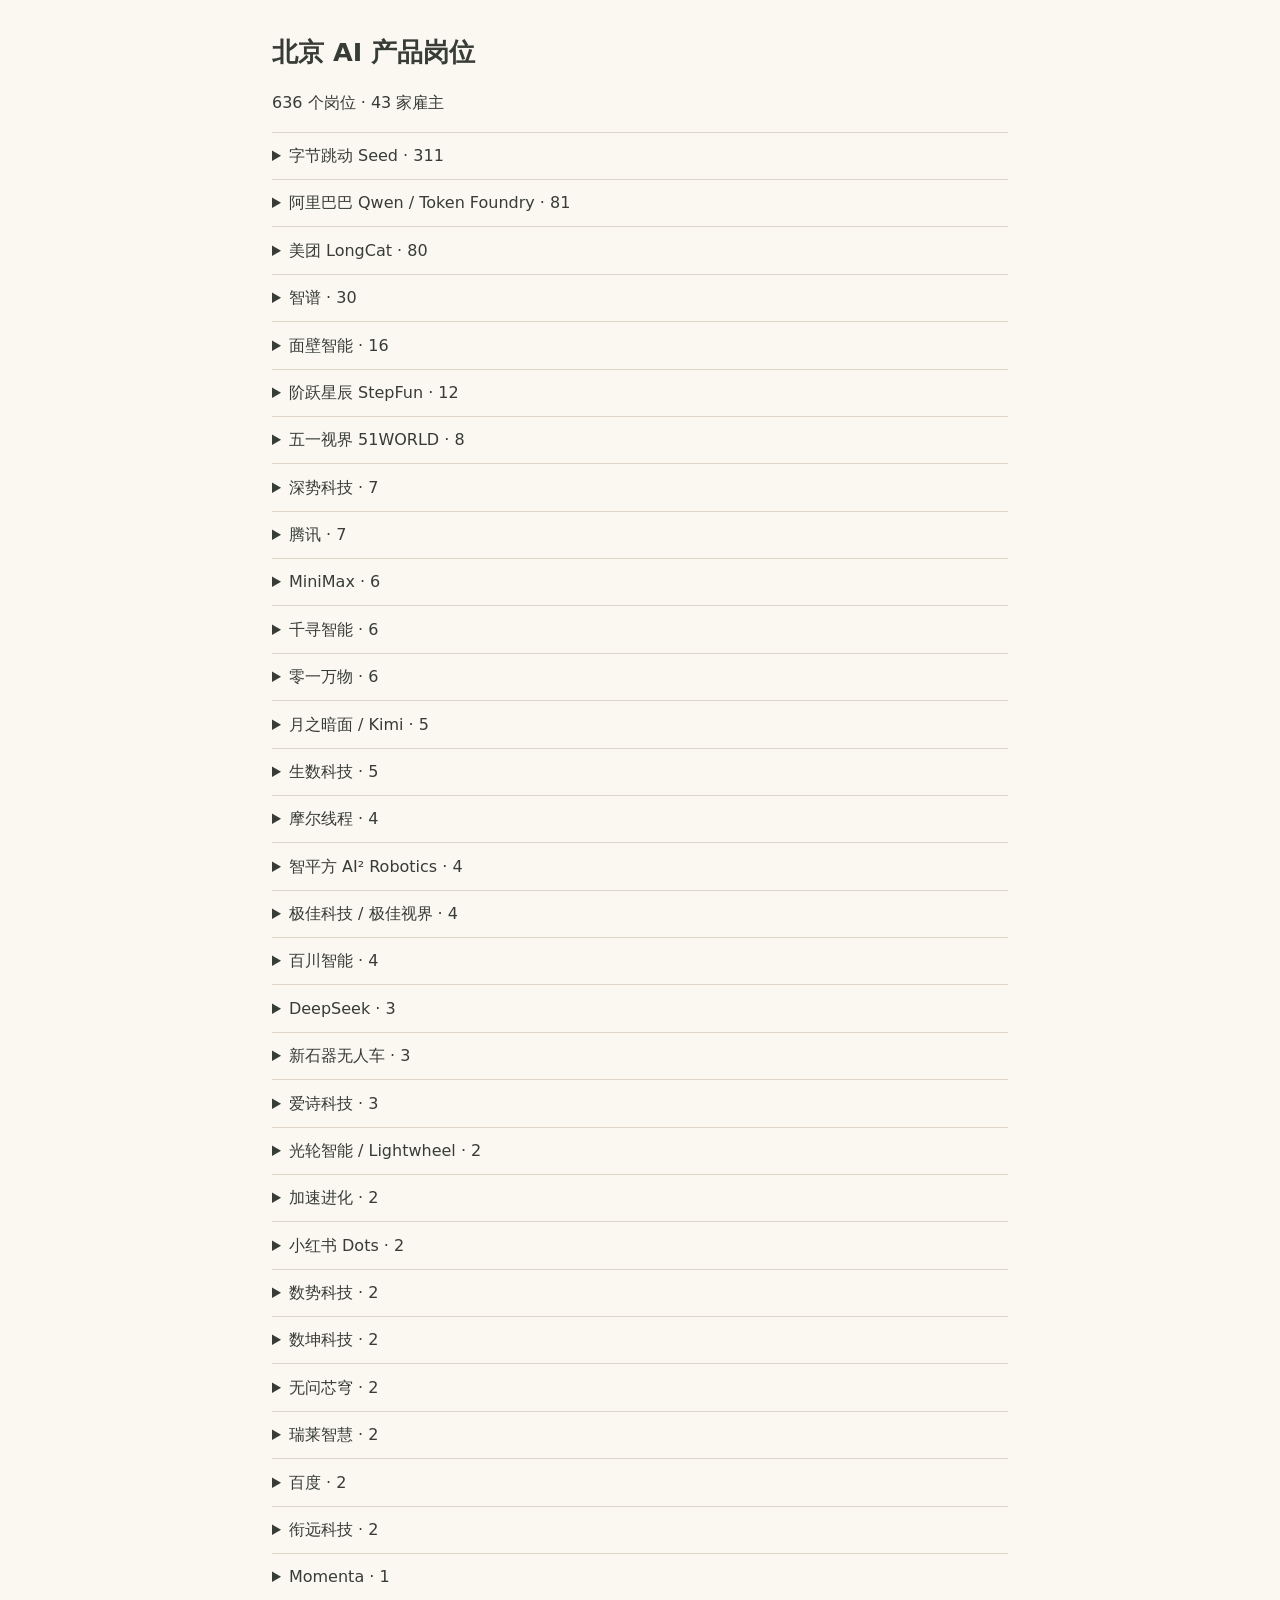
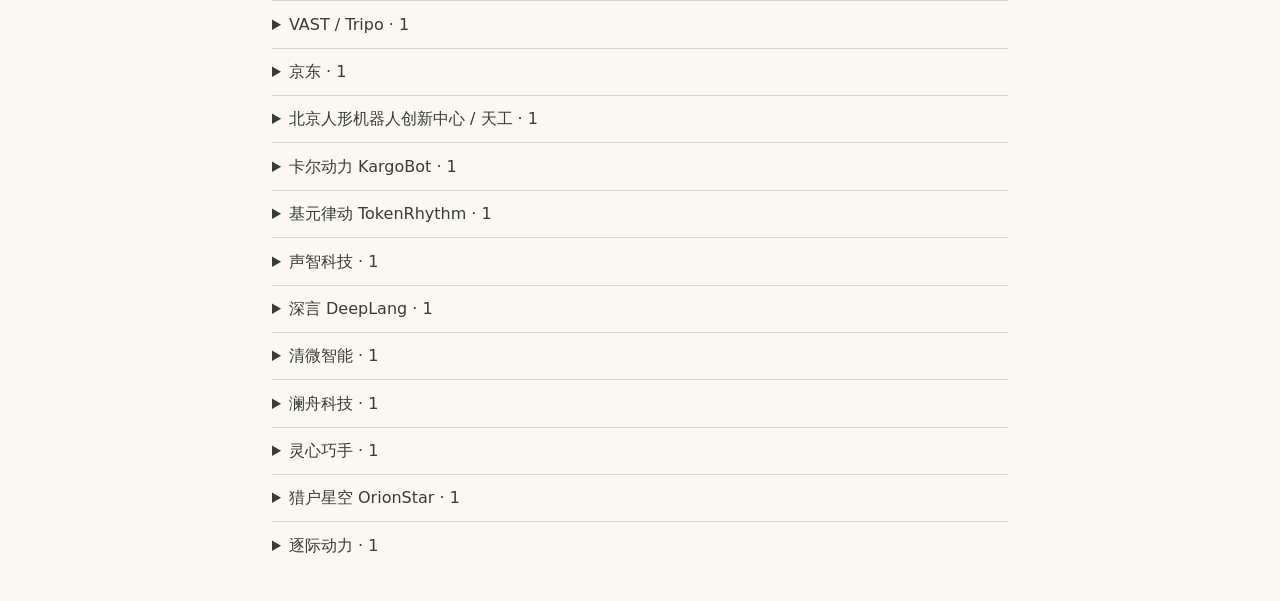
<file: docs/beijing-jobs-3.html>
<!doctype html><html lang="zh-CN"><meta charset="utf-8"><meta name="viewport" content="width=device-width, initial-scale=1">
<title>北京 AI 产品岗位</title>
<style>body{max-width:46rem;margin:2rem auto;padding:0 1rem;background:#fbf8f1;color:#373c36;font:1rem/1.6 system-ui,sans-serif}h1{font-size:1.6rem}summary{cursor:pointer;padding:.65rem 0}details{border-top:1px solid #ddd5c8}li{margin:.65rem 0}a{color:#784b3b}ul{padding-left:1.3rem}</style>
<h1>北京 AI 产品岗位</h1><p>636 个岗位 · 43 家雇主</p>
<details><summary>字节跳动 Seed · 311</summary><ul>
<li><a href="https://jobs.bytedance.com/experienced/position/7666042168203348229/detail">AI Agent产品经理 - 剪映CapCut</a></li>
<li><a href="https://jobs.bytedance.com/experienced/position/7688211032936417541/detail">AI Agent产品经理 - 飞书&amp;豆包工作</a></li>
<li><a href="https://jobs.bytedance.com/experienced/position/7668657994766600501/detail">AI Agent产品经理（AgentOS与数据方向） - AI创新业务</a></li>
<li><a href="https://jobs.bytedance.com/experienced/position/7636973296722643253/detail">AI Agent数据产品经理（开发套件方向） - 数据平台</a></li>
<li><a href="https://jobs.bytedance.com/experienced/position/7636665044055509253/detail">AI Agent数据产品经理（开发套件方向）-Data</a></li>
<li><a href="https://jobs.bytedance.com/experienced/position/7699033750404712709/detail">AI Coding产品经理 - 豆包</a></li>
<li><a href="https://jobs.bytedance.com/experienced/position/7682710675437160709/detail">AINative产品经理（大立规方向） - 抖音电商</a></li>
<li><a href="https://jobs.bytedance.com/experienced/position/7601042170749864245/detail">AI交易搜索垂搜策略产品经理-抖音搜索</a></li>
<li><a href="https://jobs.bytedance.com/experienced/position/7580294652596914485/detail">AI交易搜索增长用户产品经理-抖音搜索</a></li>
<li><a href="https://jobs.bytedance.com/experienced/position/7601033617638082821/detail">AI交易搜索策略产品经理-抖音</a></li>
<li><a href="https://jobs.bytedance.com/experienced/position/7677481185510738181/detail">AI产品经理 - AI创新业务</a></li>
<li><a href="https://jobs.bytedance.com/experienced/position/7675638477304072501/detail">AI产品经理 - Gauth</a></li>
<li><a href="https://jobs.bytedance.com/experienced/position/7678307875123349813/detail">AI产品经理 - 国际化广告创意与品牌</a></li>
<li><a href="https://jobs.bytedance.com/experienced/position/7494489223861438727/detail">AI产品经理-AI Coding</a></li>
<li><a href="https://jobs.bytedance.com/experienced/position/7626223336313817349/detail">AI产品经理-Dev Infra</a></li>
<li><a href="https://jobs.bytedance.com/experienced/position/7593296525797132597/detail">AI产品经理-即梦</a></li>
<li><a href="https://jobs.bytedance.com/experienced/position/7577392747268802869/detail">AI产品经理-国际化广告</a></li>
<li><a href="https://jobs.bytedance.com/experienced/position/7657172655967406341/detail">AI产品经理-巨量AI工作台（北京/上海）</a></li>
<li><a href="https://jobs.bytedance.com/experienced/position/7481184087412246791/detail">AI产品经理-抖音UGC</a></li>
<li><a href="https://jobs.bytedance.com/experienced/position/7650068703044159797/detail">AI产品经理-抖音生活服务</a></li>
<li><a href="https://jobs.bytedance.com/experienced/position/7644122084184475957/detail">AI产品经理-抖音电商</a></li>
<li><a href="https://jobs.bytedance.com/experienced/position/7449313662403971336/detail">AI产品经理-豆包爱学</a></li>
<li><a href="https://jobs.bytedance.com/experienced/position/6931243263777261837/detail">AI产品经理（AB实验方向）-Data</a></li>
<li><a href="https://jobs.bytedance.com/experienced/position/7650019205811046661/detail">AI产品经理（AIMV方向）-汽水音乐</a></li>
<li><a href="https://jobs.bytedance.com/experienced/position/7697089836564302085/detail">AI产品经理（AI平台产品）-体验与服务</a></li>
<li><a href="https://jobs.bytedance.com/experienced/position/7663003098366724357/detail">AI产品经理（AI漫剧方向）-中国广告产品</a></li>
<li><a href="https://jobs.bytedance.com/experienced/position/7660888461320751365/detail">AI产品经理（Agent方向） - 剪映CapCut</a></li>
<li><a href="https://jobs.bytedance.com/experienced/position/7694572497037445381/detail">AI产品经理（Harness方向）-抖音生活服务</a></li>
<li><a href="https://jobs.bytedance.com/experienced/position/7625947577901959477/detail">AI产品经理（IP创新业务） - 抖音运营</a></li>
<li><a href="https://jobs.bytedance.com/experienced/position/7606206918819694853/detail">AI产品经理（Misinfo方向） - TikTok</a></li>
<li><a href="https://jobs.bytedance.com/experienced/position/7657897694717479173/detail">AI产品经理（UGC方向）-抖音</a></li>
<li><a href="https://jobs.bytedance.com/experienced/position/7618817345511868725/detail">AI产品经理（产研协同方向）-TikTok Shop</a></li>
<li><a href="https://jobs.bytedance.com/experienced/position/7566965299432835333/detail">AI产品经理（企业服务方向）-集团信息系统</a></li>
<li><a href="https://jobs.bytedance.com/experienced/position/7666036045314722101/detail">AI产品经理（内容方向） - 抖音电商</a></li>
<li><a href="https://jobs.bytedance.com/experienced/position/7496031677139978503/detail">AI产品经理（北京/上海）</a></li>
<li><a href="https://jobs.bytedance.com/experienced/position/7044436448930023694/detail">AI产品经理（售卖方向） - 计算</a></li>
<li><a href="https://jobs.bytedance.com/experienced/position/7683757862251677957/detail">AI产品经理（商业化交易资金方向）-中国广告产品</a></li>
<li><a href="https://jobs.bytedance.com/experienced/position/7629300020749388037/detail">AI产品经理（商业安全方向）-中国广告产品</a></li>
<li><a href="https://jobs.bytedance.com/experienced/position/7666036840273987893/detail">AI产品经理（商家方向） - 抖音电商</a></li>
<li><a href="https://jobs.bytedance.com/experienced/position/7666037698621294901/detail">AI产品经理（商家达人撮合方向） - 抖音电商</a></li>
<li><a href="https://jobs.bytedance.com/experienced/position/7579632297735391493/detail">AI产品经理（垂类场景）-Aime</a></li>
<li><a href="https://jobs.bytedance.com/experienced/position/7656724226818115845/detail">AI产品经理（增长平台）-火山引擎</a></li>
<li><a href="https://jobs.bytedance.com/experienced/position/7658229156393322757/detail">AI产品经理（富文本编辑器方向） - 抖音运营</a></li>
<li><a href="https://jobs.bytedance.com/experienced/position/7699045477886789893/detail">AI产品经理（履约治理与核验Agent方向）-中国广告产品</a></li>
<li><a href="https://jobs.bytedance.com/experienced/position/7694565739338680581/detail">AI产品经理（差旅与Mobility方向）</a></li>
<li><a href="https://jobs.bytedance.com/experienced/position/7605531121644652805/detail">AI产品经理（应用方向）-抖音生活服务</a></li>
<li><a href="https://jobs.bytedance.com/experienced/position/7481501617917856018/detail">AI产品经理（异构计算方向）-基础设施</a></li>
<li><a href="https://jobs.bytedance.com/experienced/position/7621216017888545077/detail">AI产品经理（搜索广告）-中国广告产品（北京/上海）</a></li>
<li><a href="https://jobs.bytedance.com/experienced/position/7210674773684619575/detail">AI产品经理（数据知识/数据语义层方向）-Data</a></li>
<li><a href="https://jobs.bytedance.com/experienced/position/7680564355645442357/detail">AI产品经理（智能客服/Agent方向）-体验与服务</a></li>
<li><a href="https://jobs.bytedance.com/experienced/position/7574271101550840069/detail">AI产品经理（智能客服）-TikTok</a></li>
<li><a href="https://jobs.bytedance.com/experienced/position/7577708164797335861/detail">AI产品经理（智能对话与AI员工）-抖音生活服务</a></li>
<li><a href="https://jobs.bytedance.com/experienced/position/7665927440462235909/detail">AI产品经理（模型方向）-抖音生活服务</a></li>
<li><a href="https://jobs.bytedance.com/experienced/position/7674910169964693813/detail">AI产品经理（模型评测方向） - 抖音运营</a></li>
<li><a href="https://jobs.bytedance.com/experienced/position/7626572184251287813/detail">AI产品经理（生成式广告）-中国广告产品（北京/上海）</a></li>
<li><a href="https://jobs.bytedance.com/experienced/position/7538331984142797074/detail">AI产品经理（用户方向）-TikTok直播</a></li>
<li><a href="https://jobs.bytedance.com/experienced/position/7617832509772302597/detail">AI产品经理（短剧内容/创作者服务） - 番茄小说</a></li>
<li><a href="https://jobs.bytedance.com/experienced/position/7587267310995294517/detail">AI产品经理（社交方向）-抖音</a></li>
<li><a href="https://jobs.bytedance.com/experienced/position/7703488361360623877/detail">AI产品经理（线索行业方向）-中国广告产品（北京/上海）</a></li>
<li><a href="https://jobs.bytedance.com/experienced/position/7688362889582053685/detail">AI产品经理（营销Agent） - 剪映CapCut</a></li>
<li><a href="https://jobs.bytedance.com/experienced/position/7700880478010263861/detail">AI产品经理（评测方向） - 抖音电商</a></li>
<li><a href="https://jobs.bytedance.com/experienced/position/7660518974115793157/detail">AI产品经理（评测方向）-集团信息系统</a></li>
<li><a href="https://jobs.bytedance.com/experienced/position/7631098559438063925/detail">AI产品经理（豆包手机助手） - AI创新业务</a></li>
<li><a href="https://jobs.bytedance.com/experienced/position/7541315240814823698/detail">AI产品经理（达人成长方向） - 抖音电商</a></li>
<li><a href="https://jobs.bytedance.com/experienced/position/7541314121405958408/detail">AI产品经理（达人成长方向）-抖音电商（北京）</a></li>
<li><a href="https://jobs.bytedance.com/experienced/position/7535077448737392904/detail">AI产品经理（通用Agent方向）-Aime</a></li>
<li><a href="https://jobs.bytedance.com/experienced/position/7680111771345373493/detail">AI产品经理（采购方向）-PSAI</a></li>
<li><a href="https://jobs.bytedance.com/experienced/position/7668564191804934453/detail">AI产品经理（金融保险经营方向）-中国广告产品（北京/上海）</a></li>
<li><a href="https://jobs.bytedance.com/experienced/position/7508757497039079698/detail">AI产品设计师 - TikTok设计</a></li>
<li><a href="https://jobs.bytedance.com/experienced/position/7662384958159980805/detail">AI产品设计师 - 剪映CapCut</a></li>
<li><a href="https://jobs.bytedance.com/experienced/position/7624081703312558389/detail">AI产品设计师(Design+Vibe Coding)-TikTok（北京）</a></li>
<li><a href="https://jobs.bytedance.com/experienced/position/7672649785741838597/detail">AI产品设计师-抖音生活服务</a></li>
<li><a href="https://jobs.bytedance.com/experienced/position/7594684664071129397/detail">AI产品设计师-飞书多维表格</a></li>
<li><a href="https://jobs.bytedance.com/experienced/position/7595467962968492341/detail">AI产品设计师-飞书（北京/深圳/杭州/上海）</a></li>
<li><a href="https://jobs.bytedance.com/experienced/position/7654916968470464773/detail">AI内容分发策略产品（关系方向）-红果短剧</a></li>
<li><a href="https://jobs.bytedance.com/experienced/position/7404732223574247707/detail">AI内容平台产品经理 - 火山引擎</a></li>
<li><a href="https://jobs.bytedance.com/experienced/position/7600664438863399173/detail">AI创作产品经理-火山引擎</a></li>
<li><a href="https://jobs.bytedance.com/experienced/position/7319777835936401673/detail">AI创作工具产品经理-抖音音乐</a></li>
<li><a href="https://jobs.bytedance.com/experienced/position/7677437717918107909/detail">AI创意产品设计师 - TikTok设计</a></li>
<li><a href="https://jobs.bytedance.com/experienced/position/7694951203614361861/detail">AI医疗产品经理 - 小荷健康</a></li>
<li><a href="https://jobs.bytedance.com/experienced/position/7675713493077543221/detail">AI商业化产品经理-穿山甲</a></li>
<li><a href="https://jobs.bytedance.com/experienced/position/7613656607453071621/detail">AI商业化策略产品专家-飞书</a></li>
<li><a href="https://jobs.bytedance.com/experienced/position/6899415421301885192/detail">AI地图产品经理-地理位置中台</a></li>
<li><a href="https://jobs.bytedance.com/experienced/position/7498672845016205575/detail">AI多模态数据湖产品专家-火山引擎</a></li>
<li><a href="https://jobs.bytedance.com/experienced/position/7144997015901882654/detail">AI安全产品经理 - 安全与风控</a></li>
<li><a href="https://jobs.bytedance.com/experienced/position/7581803131965770037/detail">AI安全运营产品经理 - 安全与风控</a></li>
<li><a href="https://jobs.bytedance.com/experienced/position/7667518397891840261/detail">AI安防产品经理</a></li>
<li><a href="https://jobs.bytedance.com/experienced/position/7298568941759416603/detail">AI工具产品经理 - 剪映CapCut</a></li>
<li><a href="https://jobs.bytedance.com/experienced/position/7688697399954999605/detail">AI平台产品经理 - 抖音平台</a></li>
<li><a href="https://jobs.bytedance.com/experienced/position/7433391930871318825/detail">AI平台产品经理 - 抖音社区治理</a></li>
<li><a href="https://jobs.bytedance.com/experienced/position/7296463624214137115/detail">AI平台产品经理（Coding方向） - 抖音AI</a></li>
<li><a href="https://jobs.bytedance.com/experienced/position/7543883619326150930/detail">AI应用产品经理-抖音生活服务</a></li>
<li><a href="https://jobs.bytedance.com/experienced/position/7568341860274997509/detail">AI应用产品经理（广告后链路风险治理方向）-国际化广告审核风控业务</a></li>
<li><a href="https://jobs.bytedance.com/experienced/position/7532121022121560328/detail">AI应用平台高级产品经理-AI Platform</a></li>
<li><a href="https://jobs.bytedance.com/experienced/position/7634087222057617717/detail">AI应用评测产品经理-Dola</a></li>
<li><a href="https://jobs.bytedance.com/experienced/position/7654560585702508805/detail">AI投稿产品经理-红果短剧</a></li>
<li><a href="https://jobs.bytedance.com/experienced/position/7311722519265970483/detail">AI推荐策略产品经理 - 抖音UGC</a></li>
<li><a href="https://jobs.bytedance.com/experienced/position/7664901558106409221/detail">AI提效产品经理（Vibe Coding招聘管理方向）（北京/上海）</a></li>
<li><a href="https://jobs.bytedance.com/experienced/position/7257552889098193211/detail">AI搜索策略产品-今日头条</a></li>
<li><a href="https://jobs.bytedance.com/experienced/position/7677906336924961029/detail">AI教育高级产品经理（教师生产力方向） - 豆包爱学</a></li>
<li><a href="https://jobs.bytedance.com/experienced/position/7510080105990146311/detail">AI数据产品经理 - 抖音电商</a></li>
<li><a href="https://jobs.bytedance.com/experienced/position/7563878089580316933/detail">AI数据产品经理-商业数据平台</a></li>
<li><a href="https://jobs.bytedance.com/experienced/position/7672979301545773365/detail">AI文件存储产品经理 - 存储</a></li>
<li><a href="https://jobs.bytedance.com/experienced/position/7587345213140568373/detail">AI智能产品经理-财经</a></li>
<li><a href="https://jobs.bytedance.com/experienced/position/7660807338550823173/detail">AI智能服务体验产品经理（商家与创作者方向）-TikTok Shop</a></li>
<li><a href="https://jobs.bytedance.com/experienced/position/7664657518857292085/detail">AI智能用户体验产品经理 - 抖音电商</a></li>
<li><a href="https://jobs.bytedance.com/experienced/position/7493849140679395602/detail">AI智能销售产品经理-中国广告产品（北京/上海）</a></li>
<li><a href="https://jobs.bytedance.com/experienced/position/7620305191552370949/detail">AI模型策略产品经理-飞书</a></li>
<li><a href="https://jobs.bytedance.com/experienced/position/7627058918588500229/detail">AI生态平台产品经理 - 火山引擎</a></li>
<li><a href="https://jobs.bytedance.com/experienced/position/7620366404600957237/detail">AI用户产品经理（礼物方向）-TikTok直播</a></li>
<li><a href="https://jobs.bytedance.com/experienced/position/7667816003496151301/detail">AI短剧内容策略产品 - 番茄小说</a></li>
<li><a href="https://jobs.bytedance.com/experienced/position/7644523046708185397/detail">AI硬件产品经理（交易履约方向）-抖音生活服务</a></li>
<li><a href="https://jobs.bytedance.com/experienced/position/7586552689682712837/detail">AI策略产品Leader（Tako/TikTok） - TikTok搜索</a></li>
<li><a href="https://jobs.bytedance.com/experienced/position/7657406421592590645/detail">AI策略产品经理 - Gauth</a></li>
<li><a href="https://jobs.bytedance.com/experienced/position/7615872963237546245/detail">AI策略产品经理 - 抖音</a></li>
<li><a href="https://jobs.bytedance.com/experienced/position/7672287538191337733/detail">AI策略产品经理 - 豆包</a></li>
<li><a href="https://jobs.bytedance.com/experienced/position/7539831034821593362/detail">AI策略产品经理-AI创新业务</a></li>
<li><a href="https://jobs.bytedance.com/experienced/position/7626224941537380661/detail">AI策略产品经理-Dev Infra</a></li>
<li><a href="https://jobs.bytedance.com/experienced/position/7504963853978798354/detail">AI策略产品经理-豆包爱学</a></li>
<li><a href="https://jobs.bytedance.com/experienced/position/7587765209394579765/detail">AI策略产品经理（GenAI方向）-TikTok安全产品</a></li>
<li><a href="https://jobs.bytedance.com/experienced/position/7631603112798406917/detail">AI策略产品经理（内容策略方向） - 抖音搜索</a></li>
<li><a href="https://jobs.bytedance.com/experienced/position/7514613683654936839/detail">AI策略产品经理（大模型应用专项）-抖音增长</a></li>
<li><a href="https://jobs.bytedance.com/experienced/position/7576862126063634693/detail">AI策略产品经理（大模型应用方向） - 抖音UGC</a></li>
<li><a href="https://jobs.bytedance.com/experienced/position/7696060834782841141/detail">AI策略产品经理（巨量千川流量） - 抖音电商</a></li>
<li><a href="https://jobs.bytedance.com/experienced/position/7671251081657862453/detail">AI策略产品经理（承接方向） - 抖音增长</a></li>
<li><a href="https://jobs.bytedance.com/experienced/position/7631601094476515637/detail">AI策略产品经理（推荐策略方向） - 抖音搜索</a></li>
<li><a href="https://jobs.bytedance.com/experienced/position/7680104759177332997/detail">AI策略产品经理（搜索×feed方向） - 抖音搜索</a></li>
<li><a href="https://jobs.bytedance.com/experienced/position/7639996502978840885/detail">AI策略产品经理（社交投稿方向）-抖音</a></li>
<li><a href="https://jobs.bytedance.com/experienced/position/7626262696642316549/detail">AI策略产品（互动方向） - TikTok</a></li>
<li><a href="https://jobs.bytedance.com/experienced/position/7698970077220358453/detail">AI营销产品专家（即梦） - 剪映CapCut</a></li>
<li><a href="https://jobs.bytedance.com/experienced/position/7638897079850797317/detail">AI评估产品经理-豆包</a></li>
<li><a href="https://jobs.bytedance.com/experienced/position/7699311146096232757/detail">AI评测产品经理-广告业务</a></li>
<li><a href="https://jobs.bytedance.com/experienced/position/7682792591210203445/detail">AI评测产品经理（商品类目预测） - 抖音电商</a></li>
<li><a href="https://jobs.bytedance.com/experienced/position/7706391100588476725/detail">AI资深产品专家 - 开发者服务</a></li>
<li><a href="https://jobs.bytedance.com/experienced/position/7654845572276553989/detail">AI资深产品经理（商家经营方向）-TikTok Shop</a></li>
<li><a href="https://jobs.bytedance.com/experienced/position/7694871181719226677/detail">AI音视频产品经理 - 视频架构</a></li>
<li><a href="https://jobs.bytedance.com/experienced/position/7481501383658817799/detail">Agent Infra产品经理 - 计算</a></li>
<li><a href="https://jobs.bytedance.com/experienced/position/7301333135140063497/detail">Agent产品经理 - 计算</a></li>
<li><a href="https://jobs.bytedance.com/experienced/position/7521711253758298386/detail">CRM产品经理（AI方向） - 抖音电商</a></li>
<li><a href="https://jobs.bytedance.com/experienced/position/7449579385759861010/detail">CapCut AI产品经理 - 剪映CapCut</a></li>
<li><a href="https://jobs.bytedance.com/experienced/position/7594374632452819205/detail">LLM/VLM模型训练产品经理-AI数据与安全</a></li>
<li><a href="https://jobs.bytedance.com/experienced/position/7497188463336065288/detail">LLM大模型评估产品经理-豆包</a></li>
<li><a href="https://jobs.bytedance.com/experienced/position/7594410205270526261/detail">LLM大模型评测产品经理-AI创新业务</a></li>
<li><a href="https://jobs.bytedance.com/experienced/position/7594407601023568181/detail">LLM大模型评测产品经理-豆包手机助手</a></li>
<li><a href="https://jobs.bytedance.com/experienced/position/7670927852771051829/detail">LLM模型策略产品经理（记忆） - AI创新业务</a></li>
<li><a href="https://jobs.bytedance.com/experienced/position/7533442992234383623/detail">LLM策略产品经理-AI创新产品</a></li>
<li><a href="https://jobs.bytedance.com/experienced/position/7496797502991534343/detail">LLM评估产品经理-豆包大模型</a></li>
<li><a href="https://jobs.bytedance.com/experienced/position/7699460979243731253/detail">OS软件产品经理 - AI创新业务</a></li>
<li><a href="https://jobs.bytedance.com/experienced/position/7525737900245043474/detail">Tako AI产品设计师 - TikTok设计</a></li>
<li><a href="https://jobs.bytedance.com/experienced/position/7618060051022874933/detail">UGC策略产品（创意社区与兴趣探索）-TikTok</a></li>
<li><a href="https://jobs.bytedance.com/experienced/position/7683520559543814405/detail">VOC体验洞察高级产品经理（AI Agent方向） - 抖音电商</a></li>
<li><a href="https://jobs.bytedance.com/experienced/position/7667839080811055365/detail">世界模型产品经理（Agent/工程方向） - AI数据与安全</a></li>
<li><a href="https://jobs.bytedance.com/experienced/position/7623813664374901045/detail">世界模型产品经理（应用产品方向） - AI数据与安全</a></li>
<li><a href="https://jobs.bytedance.com/experienced/position/7623793065435728133/detail">世界模型产品经理（模型训练方向） - AI数据与安全</a></li>
<li><a href="https://jobs.bytedance.com/experienced/position/7688316576692947205/detail">交易搜索AI增长策略产品经理 - 抖音搜索</a></li>
<li><a href="https://jobs.bytedance.com/experienced/position/7678674386957650229/detail">交易搜索AI用户产品经理 - 抖音搜索</a></li>
<li><a href="https://jobs.bytedance.com/experienced/position/7374405588467829030/detail">交易链路AI产品经理-TikTok Shop</a></li>
<li><a href="https://jobs.bytedance.com/experienced/position/7638458771246942517/detail">产品经理（业务风控）-AI产品经理-TikTok业务风控</a></li>
<li><a href="https://jobs.bytedance.com/experienced/position/7688251828877822261/detail">产品经理（版本规划） - AI创新业务</a></li>
<li><a href="https://offerdao.ai/j/agent_330umyvstfw5fs">产品设计实习生（AI方向）</a></li>
<li><a href="https://jobs.bytedance.com/experienced/position/7534565719830006024/detail">产品设计师（AI创作）-TikTok产品（北京）</a></li>
<li><a href="https://jobs.bytedance.com/experienced/position/7659342107532806405/detail">人才系统AI产品经理-管理研究院</a></li>
<li><a href="https://jobs.bytedance.com/experienced/position/7659339653619517749/detail">人才系统AI产品经理-管理研究院（北京）</a></li>
<li><a href="https://jobs.bytedance.com/experienced/position/7602887985320691973/detail">代码AI效果评测产品经理-抖音AI</a></li>
<li><a href="https://jobs.bytedance.com/experienced/position/7686470660356737333/detail">供给工作台AI产品经理 - 抖音电商</a></li>
<li><a href="https://jobs.bytedance.com/experienced/position/7683460518455920949/detail">具身智能数据产品专家 - 火山引擎</a></li>
<li><a href="https://jobs.bytedance.com/experienced/position/7686822243590867253/detail">具身智能系统产品专家 - 火山引擎</a></li>
<li><a href="https://jobs.bytedance.com/experienced/position/7599497471727044917/detail">内容治理AI产品经理 - 抖音社区治理</a></li>
<li><a href="https://jobs.bytedance.com/experienced/position/7685683367316179253/detail">内容风控策略产品（AI短剧方向） - 红果短剧</a></li>
<li><a href="https://jobs.bytedance.com/experienced/position/7676391771442645301/detail">办公AI效果评测产品经理 - 抖音AI</a></li>
<li><a href="https://jobs.bytedance.com/experienced/position/7410256299985864986/detail">办公安全智能体产品经理-飞连</a></li>
<li><a href="https://jobs.bytedance.com/experienced/position/7303801931313760522/detail">医疗模型训练产品经理-小荷健康</a></li>
<li><a href="https://jobs.bytedance.com/experienced/position/7695796396142659893/detail">可观测产品专家 - 计算</a></li>
<li><a href="https://jobs.bytedance.com/experienced/position/7649699702783002885/detail">合同系统AI产品经理-集团信息系统</a></li>
<li><a href="https://jobs.bytedance.com/experienced/position/7564716187633240325/detail">品牌广告产品经理（AI创新互动方向） - 抖音</a></li>
<li><a href="https://jobs.bytedance.com/experienced/position/7638474435041970437/detail">商业产品经理（AI变现方向）-中国广告产品（北京/上海）</a></li>
<li><a href="https://jobs.bytedance.com/experienced/position/7548703046235572498/detail">商业产品经理（达人营销平台-平台AI化方向）-国际化</a></li>
<li><a href="https://jobs.bytedance.com/experienced/position/7630765414016878901/detail">商业化AI策略产品 - 国际化广告创意与品牌</a></li>
<li><a href="https://jobs.bytedance.com/experienced/position/7619228099108391221/detail">商业化产品经理（Ad Agent）-国际化</a></li>
<li><a href="https://jobs.bytedance.com/experienced/position/7622926597327407413/detail">商业化产品经理（达人增长AI方向）-国际化</a></li>
<li><a href="https://jobs.bytedance.com/experienced/position/7617825596307015941/detail">商业化系统AI产品经理-飞书</a></li>
<li><a href="https://jobs.bytedance.com/experienced/position/7619229567491852597/detail">商业化资深评测产品经理（AI Evaluation）-国际化</a></li>
<li><a href="https://jobs.bytedance.com/experienced/position/7602570046460807477/detail">商品AI产品经理 - 抖音电商</a></li>
<li><a href="https://jobs.bytedance.com/experienced/position/7611441225568209205/detail">商品供给产品经理（AI智能化建设）-TikTok Shop</a></li>
<li><a href="https://jobs.bytedance.com/experienced/position/7628209345607813429/detail">商品发布AI产品经理 - 抖音电商</a></li>
<li><a href="https://jobs.bytedance.com/experienced/position/7636617159552616709/detail">商家AI产品经理 - 抖音电商</a></li>
<li><a href="https://jobs.bytedance.com/experienced/position/7508588177525983496/detail">商家AI助手产品经理 - 抖音电商</a></li>
<li><a href="https://jobs.bytedance.com/experienced/position/7694191764386974005/detail">商家AI解决方案产品经理 - 抖音电商</a></li>
<li><a href="https://jobs.bytedance.com/experienced/position/7696016358357731637/detail">商家举报中心AI产品经理 - 抖音电商</a></li>
<li><a href="https://jobs.bytedance.com/experienced/position/7695337302990522629/detail">商家端AI产品经理-TikTok Shop</a></li>
<li><a href="https://jobs.bytedance.com/experienced/position/7468545480608942343/detail">商家端AI产品经理-抖音生活服务</a></li>
<li><a href="https://jobs.bytedance.com/experienced/position/7668595327574280501/detail">商家策略产品（AI方向）-抖音生活服务</a></li>
<li><a href="https://jobs.bytedance.com/experienced/position/7617809994370402565/detail">商家触达AI产品经理 - 抖音电商</a></li>
<li><a href="https://jobs.bytedance.com/experienced/position/7592095591582484789/detail">商机AI产品经理（商品增长） - 抖音电商</a></li>
<li><a href="https://jobs.bytedance.com/experienced/position/7613224542970104117/detail">国际化商业AI策略产品经理-AIGC广告创意</a></li>
<li><a href="https://jobs.bytedance.com/experienced/position/7646744942373210373/detail">国际化商业产品经理-AIGC多模态内容理解</a></li>
<li><a href="https://jobs.bytedance.com/experienced/position/7652699824340601141/detail">国际化短剧AI产品经理 - 番茄小说</a></li>
<li><a href="https://jobs.bytedance.com/experienced/position/7483791481535432978/detail">大模型产品专家-火山引擎（北京/上海/深圳/杭州）</a></li>
<li><a href="https://jobs.bytedance.com/experienced/position/7682727445347666229/detail">大模型产品经理 - 豆包</a></li>
<li><a href="https://jobs.bytedance.com/experienced/position/7567214513184639237/detail">大模型产品经理-网络平台产品</a></li>
<li><a href="https://jobs.bytedance.com/experienced/position/7598072564382173445/detail">大模型产品经理（AI写作/智能办公）-豆包</a></li>
<li><a href="https://jobs.bytedance.com/experienced/position/7696405583292909877/detail">大模型安全策略产品 - 风控</a></li>
<li><a href="https://jobs.bytedance.com/experienced/position/7615928764225177909/detail">大模型平台产品经理 - TikTok</a></li>
<li><a href="https://jobs.bytedance.com/experienced/position/7551354060876826888/detail">大模型应用产品经理-火山引擎</a></li>
<li><a href="https://jobs.bytedance.com/experienced/position/7506543216532769031/detail">大模型应用产品经理（企业智能体） - 火山引擎</a></li>
<li><a href="https://jobs.bytedance.com/experienced/position/7699037750419589381/detail">大模型策略产品经理（话题方向） - 抖音UGC</a></li>
<li><a href="https://jobs.bytedance.com/experienced/position/7702406344177731845/detail">大模型策略产品（交易方向） - 豆包</a></li>
<li><a href="https://jobs.bytedance.com/experienced/position/7560595464438302994/detail">大模型视觉产品经理-火山引擎（北京/上海/深圳）</a></li>
<li><a href="https://jobs.bytedance.com/experienced/position/7678664030119774469/detail">大模型视觉产品经理（Seedream方向） - 火山引擎</a></li>
<li><a href="https://jobs.bytedance.com/experienced/position/7613785511052069173/detail">大模型评测产品经理 - AI数据与安全</a></li>
<li><a href="https://jobs.bytedance.com/experienced/position/7605878854001330437/detail">安全产品经理（Agent安全方向）-AI创新业务</a></li>
<li><a href="https://jobs.bytedance.com/experienced/position/6851437355502618893/detail">官网基础平台产品经理-火山引擎</a></li>
<li><a href="https://jobs.bytedance.com/experienced/position/7531951904642582792/detail">官网增长平台产品经理 - 火山引擎</a></li>
<li><a href="https://jobs.bytedance.com/experienced/position/7636650311922321669/detail">客服平台AI产品经理（商家服务体验方向）-TikTok Shop</a></li>
<li><a href="https://offerdao.ai/j/6967929a000000000b013703">工具 / AI / Agent 产品经理</a></li>
<li><a href="https://jobs.bytedance.com/experienced/position/7696027513643125045/detail">巨量千川AI产品经理 - 抖音电商</a></li>
<li><a href="https://jobs.bytedance.com/experienced/position/7676329539341158709/detail">巨量千川AI产品经理（流量策略） - 抖音电商</a></li>
<li><a href="https://jobs.bytedance.com/experienced/position/7696116143928445189/detail">巨量千川AI产品经理（短剧策略） - 抖音电商</a></li>
<li><a href="https://jobs.bytedance.com/experienced/position/7696733677380258101/detail">巨量千川AI产品经理（红果电商AI广告） - 抖音电商</a></li>
<li><a href="https://jobs.bytedance.com/experienced/position/7524999183243217160/detail">巨量千川AI变现产品经理-抖音电商</a></li>
<li><a href="https://jobs.bytedance.com/experienced/position/7677847103443568901/detail">巨量千川AI搜索产品经理 - 抖音电商</a></li>
<li><a href="https://jobs.bytedance.com/experienced/position/7574354471578388789/detail">巨量千川商家供给AI产品经理-抖音电商</a></li>
<li><a href="https://jobs.bytedance.com/experienced/position/7524942218488236296/detail">巨量千川客增产品经理（AI方向）-抖音电商</a></li>
<li><a href="https://jobs.bytedance.com/experienced/position/7663060409247189301/detail">巨量千川平台AI产品经理 - 抖音电商</a></li>
<li><a href="https://jobs.bytedance.com/experienced/position/7587692610129119493/detail">巨量引擎AI工具产品经理-中国广告产品</a></li>
<li><a href="https://jobs.bytedance.com/experienced/position/7412924008158742811/detail">巨量引擎工作台产品经理（业务管理AI方向）-中国广告产品</a></li>
<li><a href="https://jobs.bytedance.com/experienced/position/7497163583923734802/detail">平台产品经理（AI开放方向）-抖音</a></li>
<li><a href="https://jobs.bytedance.com/experienced/position/7516757747859196168/detail">平台产品经理（AI方向）-TikTok直播</a></li>
<li><a href="https://jobs.bytedance.com/experienced/position/7484206234044762376/detail">平台产品经理（AI方向）-穿山甲</a></li>
<li><a href="https://jobs.bytedance.com/experienced/position/7698315589796301061/detail">广告平台AI产品经理（业务风控质检方向）-中国广告产品</a></li>
<li><a href="https://jobs.bytedance.com/experienced/position/7698314368146213173/detail">广告平台AI产品经理（返点结算方向）-中国广告产品</a></li>
<li><a href="https://jobs.bytedance.com/experienced/position/7642260688628123909/detail">店铺AI产品经理 - 抖音电商</a></li>
<li><a href="https://jobs.bytedance.com/experienced/position/7680033630565583109/detail">投稿AI产品经理（TikTok旗下图文独立端） - TikTok图文社区</a></li>
<li><a href="https://jobs.bytedance.com/experienced/position/7680625228674713909/detail">抖音AI产品经理（分发策略方向） - 抖音平台</a></li>
<li><a href="https://jobs.bytedance.com/experienced/position/7680628410909116725/detail">抖音AI产品经理（平台方向） - 抖音平台</a></li>
<li><a href="https://jobs.bytedance.com/experienced/position/7522315562493954311/detail">抖音UGC策略产品经理（AI方向） - 抖音UGC</a></li>
<li><a href="https://jobs.bytedance.com/experienced/position/7519064028641528071/detail">搜索产品经理（AI搜索方向）-TikTok</a></li>
<li><a href="https://jobs.bytedance.com/experienced/position/7540974402005371154/detail">搜索产品经理（AI评测）-TikTok</a></li>
<li><a href="https://jobs.bytedance.com/experienced/position/7669752636237433093/detail">搜索广告流量策略产品经理（AI智能体广告方向）-抖音生活服务</a></li>
<li><a href="https://jobs.bytedance.com/experienced/position/7612545263899691317/detail">搜索策略产品经理（AI方向）-TikTok</a></li>
<li><a href="https://jobs.bytedance.com/experienced/position/7610639456902908165/detail">数据安全产品经理-AI创新业务</a></li>
<li><a href="https://jobs.bytedance.com/experienced/position/7600345209621416245/detail">数据安全产品经理（数据保护方向）-AI创新业务</a></li>
<li><a href="https://jobs.bytedance.com/experienced/position/7559122043019725074/detail">星图AI策略产品经理 - 抖音</a></li>
<li><a href="https://jobs.bytedance.com/experienced/position/6974604323511847181/detail">智能体身份安全产品经理（云安全） - 安全与风控</a></li>
<li><a href="https://jobs.bytedance.com/experienced/position/7634119512225171765/detail">智能判责策略产品经理 - 抖音电商</a></li>
<li><a href="https://jobs.bytedance.com/experienced/position/7509747812536748295/detail">智能审核策略产品经理-商业安全（北京/上海）</a></li>
<li><a href="https://jobs.bytedance.com/experienced/position/7699006131894110469/detail">智能客服AI产品经理-中国广告产品</a></li>
<li><a href="https://jobs.bytedance.com/experienced/position/7667980500082542901/detail">智能用户策略产品经理（AI Agent方向） - 抖音电商</a></li>
<li><a href="https://jobs.bytedance.com/experienced/position/7654867913085831477/detail">机器人软件产品经理 - Seed Model</a></li>
<li><a href="https://jobs.bytedance.com/experienced/position/7672672217591073077/detail">机器学习生产管理平台产品经理 - Data AML</a></li>
<li><a href="https://jobs.bytedance.com/experienced/position/7647752087343073589/detail">模型训练产品经理-AI数据与安全</a></li>
<li><a href="https://jobs.bytedance.com/experienced/position/7517570063319173394/detail">模型训练产品经理（Code&amp;Agent方向） - AI数据与安全</a></li>
<li><a href="https://jobs.bytedance.com/experienced/position/7649220789045217541/detail">治理AI平台产品专家 - 抖音电商</a></li>
<li><a href="https://jobs.bytedance.com/experienced/position/7646635622562449669/detail">治理AI策略产品专家 - 抖音电商</a></li>
<li><a href="https://jobs.bytedance.com/experienced/position/7428483612711946505/detail">法务AI产品经理-信息系统</a></li>
<li><a href="https://jobs.bytedance.com/experienced/position/7488548949344438536/detail">混合云高级产品经理 - 计算</a></li>
<li><a href="https://jobs.bytedance.com/experienced/position/7671178319647443253/detail">生态策略产品（AI短剧方向） - 番茄小说</a></li>
<li><a href="https://jobs.bytedance.com/experienced/position/7668238305319160117/detail">用户产品经理（AI方向） - 今日头条</a></li>
<li><a href="https://jobs.bytedance.com/experienced/position/7660381777100015877/detail">用户体验AI产品经理-抖音电商</a></li>
<li><a href="https://jobs.bytedance.com/experienced/position/7681347266269628677/detail">用户体验AI产品经理（售后场景） - 抖音电商</a></li>
<li><a href="https://jobs.bytedance.com/experienced/position/7651504030311418117/detail">用户增长产品经理-AI数据与安全</a></li>
<li><a href="https://jobs.bytedance.com/experienced/position/7657390823237748997/detail">用户研究AI调研工具产品经理-经营办公室</a></li>
<li><a href="https://jobs.bytedance.com/experienced/position/7621762547737217333/detail">电商推荐AI产品经理-抖音电商</a></li>
<li><a href="https://jobs.bytedance.com/experienced/position/7680976949611514117/detail">电商运营AI产品经理（增长策略方向）-TikTok Shop</a></li>
<li><a href="https://jobs.bytedance.com/experienced/position/7683406857789294853/detail">电商运营AI产品经理（数字员工方向）-TikTok Shop</a></li>
<li><a href="https://jobs.bytedance.com/experienced/position/7623984287901567285/detail">直播供给增长产品经理（AI智能化建设）-TikTok Shop</a></li>
<li><a href="https://jobs.bytedance.com/experienced/position/7321252497531521330/detail">研发平台AI产品经理-Dev Infra</a></li>
<li><a href="https://jobs.bytedance.com/experienced/position/7616334070452734261/detail">硬件产品经理-AI创新业务</a></li>
<li><a href="https://jobs.bytedance.com/experienced/position/7618162565109926197/detail">硬件合规产品经理-AI创新业务</a></li>
<li><a href="https://jobs.bytedance.com/experienced/position/7696483325226223925/detail">空间智能AI产品经理-空间智能与硬件（北京/上海）</a></li>
<li><a href="https://jobs.bytedance.com/experienced/position/7559798447688812807/detail">营收礼物玩法产品经理（AI应用方向） - 抖音直播</a></li>
<li><a href="https://jobs.bytedance.com/experienced/position/7696001907816990981/detail">营销AI产品经理 - 抖音电商</a></li>
<li><a href="https://jobs.bytedance.com/experienced/position/7662660657974003973/detail">营销平台AI化策略产品经理 - 抖音电商</a></li>
<li><a href="https://jobs.bytedance.com/experienced/position/7662661626950912261/detail">营销平台产品经理（工具与AI Agent方向） - 抖音电商</a></li>
<li><a href="https://jobs.bytedance.com/experienced/position/7615620338739235125/detail">视觉搜索产品经理-TikTok</a></li>
<li><a href="https://jobs.bytedance.com/experienced/position/7704211348574603525/detail">语音产品经理 - AI创新业务</a></li>
<li><a href="https://jobs.bytedance.com/experienced/position/7665609050431981877/detail">豆包AI大模型产品经理（用户体验方向） - Data AML</a></li>
<li><a href="https://jobs.bytedance.com/experienced/position/7649589601338706181/detail">豆包AI大模型产品经理（评测方向）-火山方舟MaaS</a></li>
<li><a href="https://jobs.bytedance.com/experienced/position/7597278274092828981/detail">豆包AI大模型应用策略产品经理-火山方舟MaaS</a></li>
<li><a href="https://jobs.bytedance.com/experienced/position/7689018569596127493/detail">豆包大模型AIGC评测产品经理（Seedance&amp;Seedream方向） - 火山方舟</a></li>
<li><a href="https://jobs.bytedance.com/experienced/position/7678920893494151477/detail">豆包大模型Coding Agent评测产品经理（游戏开发·技术向） - 火山方舟</a></li>
<li><a href="https://jobs.bytedance.com/experienced/position/7699333840124414261/detail">豆包大模型策略/评测产品经理（Coding） - 火山方舟</a></li>
<li><a href="https://jobs.bytedance.com/experienced/position/7683824496882714885/detail">豆包语音大模型ToB产品经理 - Data语音</a></li>
<li><a href="https://jobs.bytedance.com/experienced/position/7664903538730273029/detail">财务AI Agent产品专家（财务合规方向）-集团信息系统</a></li>
<li><a href="https://jobs.bytedance.com/experienced/position/7561654576477554949/detail">资深AI产品经理-豆包</a></li>
<li><a href="https://jobs.bytedance.com/experienced/position/7664550226245470517/detail">资深AI产品经理（商家成长方向）-TikTok Shop</a></li>
<li><a href="https://jobs.bytedance.com/experienced/position/7599635973731109125/detail">资深AI用户体验产品经理 - 抖音电商</a></li>
<li><a href="https://jobs.bytedance.com/experienced/position/7548400701845211400/detail">资深产品经理-AI教育</a></li>
<li><a href="https://jobs.bytedance.com/experienced/position/7617756550405196085/detail">资深产品经理（ 智能体方向）-火山引擎</a></li>
<li><a href="https://jobs.bytedance.com/experienced/position/7633273636128393477/detail">资深产品经理（机器人/具身智能训练方向）-AI数据与安全</a></li>
<li><a href="https://jobs.bytedance.com/experienced/position/7646760387308423477/detail">资深产品设计师-AI创新产品</a></li>
<li><a href="https://jobs.bytedance.com/experienced/position/7360528009626257674/detail">资深数据产品经理（AI方向） - 国际化</a></li>
<li><a href="https://jobs.bytedance.com/experienced/position/7626969599911774469/detail">软件产品经理-AI创新业务</a></li>
<li><a href="https://jobs.bytedance.com/experienced/position/7631098115112159493/detail">软件产品经理（豆包手机助手） - AI创新业务</a></li>
<li><a href="https://jobs.bytedance.com/experienced/position/7561036909209602357/detail">达人营销产品经理（AI Agent与智能撮合） - 国际化广告创意与品牌</a></li>
<li><a href="https://jobs.bytedance.com/experienced/position/7694660759397927221/detail">达运平台AI产品经理-抖音生活服务</a></li>
<li><a href="https://jobs.bytedance.com/experienced/position/7585121333673380149/detail">通用计算产品专家 - 计算</a></li>
<li><a href="https://jobs.bytedance.com/experienced/position/7618160617182578997/detail">隐私合规产品经理-AI创新业务</a></li>
<li><a href="https://jobs.bytedance.com/experienced/position/7618158506133260549/detail">隐私合规产品经理（国际合规方向）-AI创新业务</a></li>
<li><a href="https://jobs.bytedance.com/experienced/position/7686780155587954997/detail">高级AI产品经理 - 抖音运营</a></li>
<li><a href="https://jobs.bytedance.com/experienced/position/7672602625905166645/detail">高级AI产品经理-抖音生活服务</a></li>
<li><a href="https://jobs.bytedance.com/experienced/position/7639347683555133701/detail">高级AI产品经理-集团信息系统</a></li>
<li><a href="https://jobs.bytedance.com/experienced/position/7450501406907500807/detail">高级AI产品经理-飞书IM</a></li>
<li><a href="https://jobs.bytedance.com/experienced/position/7657806053820287285/detail">高级AI产品经理（BI方向）-飞书多维表格</a></li>
<li><a href="https://jobs.bytedance.com/experienced/position/7634096095475337477/detail">高级AI产品经理（基础产品方向）-抖音</a></li>
<li><a href="https://jobs.bytedance.com/experienced/position/7280525588996081975/detail">高级AI数据产品经理 - 泛抖音</a></li>
<li><a href="https://jobs.bytedance.com/experienced/position/7324953294698498314/detail">高级产品经理（大模型应用-功能方向）-TikTok</a></li>
<li><a href="https://jobs.bytedance.com/experienced/position/7623729945864440117/detail">高级产品经理（大模型数据管理平台）-AI数据与安全</a></li>
<li><a href="https://jobs.bytedance.com/experienced/position/7533129497064409362/detail">高级增长产品经理（大模型应用）-TikTok</a></li>
<li><a href="https://jobs.bytedance.com/experienced/position/7376149185835321650/detail">高级直播营收产品经理（AI应用方向）-抖音直播</a></li>
<li><a href="https://jobs.bytedance.com/experienced/position/7623370595116042549/detail">高级策略产品经理（大模型应用）-TikTok</a></li>
</ul></details>
<details><summary>阿里巴巴 Qwen / Token Foundry · 81</summary><ul>
<li><a href="https://offerdao.ai/j/agent_kveluuxetl1i1j">AIGC 产品经理实习生</a></li>
<li><a href="https://offerdao.ai/j/agent_1n5b1c1fti1mjm">AI产品实习生</a></li>
<li><a href="https://talent.alibaba.com/off-campus/position-detail?positionId=100014423005">ATH事业群-AI Agent产品经理-杭州/北京</a></li>
<li><a href="https://talent.alibaba.com/off-campus/position-detail?positionId=100016463006">ATH事业群-AI Agent产品经理（出海产品）-北京</a></li>
<li><a href="https://talent.alibaba.com/off-campus/position-detail?positionId=100015623017">ATH事业群-AI 产品经理 （MaaS网站方向）-杭州/北京</a></li>
<li><a href="https://talent.alibaba.com/off-campus/position-detail?positionId=100015803001">ATH事业群-AI搜索产品经理-杭州/北京</a></li>
<li><a href="https://talent.alibaba.com/off-campus/position-detail?positionId=100015403003">ATH事业群-AI智能营销平台产品专家-杭州/北京</a></li>
<li><a href="https://talent.alibaba.com/off-campus/position-detail?positionId=100015363005">ATH事业群-AI智能运营平台产品专家-杭州/北京</a></li>
<li><a href="https://talent.alibaba.com/off-campus/position-detail?positionId=100015523014">ATH事业群-产品经理-AI应用（杭州/北京）</a></li>
<li><a href="https://talent.alibaba.com/off-campus/position-detail?positionId=100015463013">ATH事业群-产品经理-AI解决方案（北京/杭州/深圳）</a></li>
<li><a href="https://talent.alibaba.com/off-campus/position-detail?positionId=100017123005">ATH事业群-百炼平台产品专家（开放平台方向）-杭州/北京</a></li>
<li><a href="https://talent.alibaba.com/off-campus/position-detail?positionId=100017203003">ATH事业群-百炼平台产品专家（模型定制方向）-杭州/北京</a></li>
<li><a href="https://talent.alibaba.com/off-campus/position-detail?positionId=100014363003">ATH事业部-AI数据产品专家-杭州/北京</a></li>
<li><a href="https://talent.alibaba.com/off-campus/position-detail?positionId=100014543001">ATH事业部-AI评测产品专家-杭州/北京</a></li>
<li><a href="https://talent.alibaba.com/off-campus/position-detail?positionId=100035480001">Token Foundry-大模型平台产品经理-（训练平台）</a></li>
<li><a href="https://talent.alibaba.com/off-campus/position-detail?positionId=100011240002">Token Foundry-语音AI产品经理-Qwen Audio</a></li>
<li><a href="https://talent.alibaba.com/off-campus/position-detail?positionId=100021740002">优酷-视频Agent产品经理-北京</a></li>
<li><a href="https://talent.alibaba.com/off-campus/position-detail?positionId=100013220015">千问事业部--AI产品专家-教育方向-广州/北京</a></li>
<li><a href="https://talent.alibaba.com/off-campus/position-detail?positionId=100041880001">千问事业部-AI agent产品经理-消费决策方向</a></li>
<li><a href="https://talent.alibaba.com/off-campus/position-detail?positionId=100033200001">千问事业部-AI agent评测平台产品经理-北京</a></li>
<li><a href="https://talent.alibaba.com/off-campus/position-detail?positionId=100010900011">千问事业部-AI 产品经理 - 千问语音Agent-北京/杭州</a></li>
<li><a href="https://talent.alibaba.com/off-campus/position-detail?positionId=100018560007">千问事业部-AI 高级产品专家-用增策略方向</a></li>
<li><a href="https://talent.alibaba.com/off-campus/position-detail?positionId=100055480006">千问事业部-AI产品专家（AI 工作台方向）-北京</a></li>
<li><a href="https://talent.alibaba.com/off-campus/position-detail?positionId=100042080002">千问事业部-AI产品经理-Qwen国际版-杭州/北京</a></li>
<li><a href="https://talent.alibaba.com/off-campus/position-detail?positionId=100041980002">千问事业部-AI产品经理-主对话效果/体验-杭州/北京</a></li>
<li><a href="https://talent.alibaba.com/off-campus/position-detail?positionId=100031360007">千问事业部-AI产品经理-广州/北京</a></li>
<li><a href="https://talent.alibaba.com/off-campus/position-detail?positionId=100025240002">千问事业部-AI产品经理-运动健康</a></li>
<li><a href="https://talent.alibaba.com/off-campus/position-detail?positionId=100053620018">千问事业部-AI产品经理（内容生产）-北京</a></li>
<li><a href="https://talent.alibaba.com/off-campus/position-detail?positionId=100010200011">千问事业部-AI策略产品经理-图像/视频创作方向</a></li>
<li><a href="https://talent.alibaba.com/off-campus/position-detail?positionId=100048320002">千问事业部-AI自动化平台产品经理-北京/杭州</a></li>
<li><a href="https://talent.alibaba.com/off-campus/position-detail?positionId=100046000002">千问事业部-云空间AI策略产品-北京/广州</a></li>
<li><a href="https://talent.alibaba.com/off-campus/position-detail?positionId=100011400011">千问事业部-千问-AI办公-AI Office 产品专家-北京/广州</a></li>
<li><a href="https://talent.alibaba.com/off-campus/position-detail?positionId=7000004011">千问事业部-千问-用户产品专家-AI创作方向</a></li>
<li><a href="https://talent.alibaba.com/off-campus/position-detail?positionId=100018640019">千问事业部-千问Agent 产品专家-AI 办公场景-北京</a></li>
<li><a href="https://talent.alibaba.com/off-campus/position-detail?positionId=100055940003">千问事业部-千问Go-Agent 垂类产品经理-北京</a></li>
<li><a href="https://talent.alibaba.com/off-campus/position-detail?positionId=100055860003">千问事业部-千问Go-Agent 平台产品经理-北京</a></li>
<li><a href="https://talent.alibaba.com/off-campus/position-detail?positionId=100055840004">千问事业部-千问主端产品经理-北京/杭州</a></li>
<li><a href="https://talent.alibaba.com/off-campus/position-detail?positionId=100018720021">千问事业部-安全大模型产品专家-北京</a></li>
<li><a href="https://talent.alibaba.com/off-campus/position-detail?positionId=100010320013">千问事业部-广告产品经理(超级汇川)-北京</a></li>
<li><a href="https://talent.alibaba.com/off-campus/position-detail?positionId=100055960003">千问事业部-用户产品经理-Agent</a></li>
<li><a href="https://talent.alibaba.com/off-campus/position-detail?positionId=100033440001">千问事业部-用户产品经理-夸克浏览器-北京</a></li>
<li><a href="https://talent.alibaba.com/off-campus/position-detail?positionId=100051460002">平头哥-Scale-up Switch芯片产品经理-北京</a></li>
<li><a href="https://talent.alibaba.com/off-campus/position-detail?positionId=100040220005">智能算法产品事业部-AI搜索产品经理（Agentic  Search灵感导购方向）-淘宝搜索</a></li>
<li><a href="https://talent.alibaba.com/off-campus/position-detail?positionId=100040140004">智能算法产品事业部-搜索AI产品经理-淘宝搜索</a></li>
<li><a href="https://talent.alibaba.com/off-campus/position-detail?positionId=100053620010">淘宝闪购-数据产品专家-商业平台智能决策产品</a></li>
<li><a href="https://talent.alibaba.com/off-campus/position-detail?positionId=100016263003">阿里云-AI应用架构及智能运维高级产品专家-杭州</a></li>
<li><a href="https://talent.alibaba.com/off-campus/position-detail?positionId=100015463025">阿里云智能-AI Agent 产品经理-秒悟-杭州/北京</a></li>
<li><a href="https://talent.alibaba.com/off-campus/position-detail?positionId=100015463012">阿里云智能-AI Native 应用产品经理 - AI Coding / Agent 方向-专有云（北京&amp;杭州）</a></li>
<li><a href="https://talent.alibaba.com/off-campus/position-detail?positionId=100015963003">阿里云智能-AI产品设计专家-AI-Native 产品设计方向 - 杭州/北京</a></li>
<li><a href="https://talent.alibaba.com/off-campus/position-detail?positionId=100015723003">阿里云智能-AI创意设计专家-AI-Native 产品设计方向 - 杭州/北京</a></li>
<li><a href="https://talent.alibaba.com/off-campus/position-detail?positionId=100015623020">阿里云智能-AI原生产品架构师(AI Native Product Architect)-公共云业务产品经理-杭州/北京/成都</a></li>
<li><a href="https://talent.alibaba.com/off-campus/position-detail?positionId=100052160003">阿里云智能-AI原生大数据产品经理-开源大数据</a></li>
<li><a href="https://talent.alibaba.com/off-campus/position-detail?positionId=100014403005">阿里云智能-AI原生数据库产品经理-北京/杭州</a></li>
<li><a href="https://talent.alibaba.com/off-campus/position-detail?positionId=100044800001">阿里云智能-AI商业产品经理-杭州/ 北京</a></li>
<li><a href="https://talent.alibaba.com/off-campus/position-detail?positionId=100037700004">阿里云智能-产品专家-MaxCompute Data+AI方向</a></li>
<li><a href="https://talent.alibaba.com/off-campus/position-detail?positionId=100015483001">阿里云智能-产品专家/高级产品专员-大模型应用开发平台</a></li>
<li><a href="https://talent.alibaba.com/off-campus/position-detail?positionId=100047320001">阿里云智能-加速计算生态产品专家-杭州/北京</a></li>
<li><a href="https://talent.alibaba.com/off-campus/position-detail?positionId=100007603008">阿里云智能-容器高级产品专家（AI Infra 方向）-北京/杭州</a></li>
<li><a href="https://talent.alibaba.com/off-campus/position-detail?positionId=100007563009">阿里云智能-容器高级产品专家（Agent Infra 方向）-北京/杭州</a></li>
<li><a href="https://talent.alibaba.com/off-campus/position-detail?positionId=100052960003">阿里健康-大模型产品经理（评测方向）-杭州/北京</a></li>
<li><a href="https://talent.alibaba.com/off-campus/position-detail?positionId=100016980003">阿里健康-药企AI产品专家-杭州/北京</a></li>
<li><a href="https://talent.alibaba.com/off-campus/position-detail?positionId=100053760001">阿里国际站-CRM产品经理-AI Agent</a></li>
<li><a href="https://talent.alibaba.com/off-campus/position-detail?positionId=100034060006">高德-AI 产品专家-Agent 方向</a></li>
<li><a href="https://talent.alibaba.com/off-campus/position-detail?positionId=100044080001">高德-AI 产品设计专家-Agent &amp; 本地生活方向</a></li>
<li><a href="https://talent.alibaba.com/off-campus/position-detail?positionId=100053620004">高德-AI用户&amp;交易增长产品专家-用户权益产品-信息业务中心</a></li>
<li><a href="https://talent.alibaba.com/off-campus/position-detail?positionId=100053480005">高德-AI用户&amp;交易增长产品专家-行业增长产品-信息业务中心</a></li>
<li><a href="https://talent.alibaba.com/off-campus/position-detail?positionId=100019280014">高德-AI策略产品经理-POI</a></li>
<li><a href="https://talent.alibaba.com/off-campus/position-detail?positionId=100021480008">高德-POI 深度数据产品经理-大模型方向</a></li>
<li><a href="https://talent.alibaba.com/off-campus/position-detail?positionId=100034660003">高德-ToB Agent 平台产品专家-Harness 方向</a></li>
<li><a href="https://talent.alibaba.com/off-campus/position-detail?positionId=100014780003">高德-交易C端产品专家（北京）-信息业务中心</a></li>
<li><a href="https://talent.alibaba.com/off-campus/position-detail?positionId=100045620001">高德-产品专家-业财一体化-信息业务中心</a></li>
<li><a href="https://talent.alibaba.com/off-campus/position-detail?positionId=100038820001">高德-产品经理-手机厂商AI Agent增长方向</a></li>
<li><a href="https://talent.alibaba.com/off-campus/position-detail?positionId=100021380001">高德-定位产品经理-AI方向</a></li>
<li><a href="https://talent.alibaba.com/off-campus/position-detail?positionId=100017240002">高德-平台产品经理-AI方向</a></li>
<li><a href="https://talent.alibaba.com/off-campus/position-detail?positionId=100020480001">高德-用户型产品经理-AI前端产品</a></li>
<li><a href="https://talent.alibaba.com/off-campus/position-detail?positionId=100011180001">高德-用户型产品经理-出行agent方向</a></li>
<li><a href="https://talent.alibaba.com/off-campus/position-detail?positionId=100055520001">高德-评测产品经理-AI Agent方向</a></li>
<li><a href="https://talent.alibaba.com/off-campus/position-detail?positionId=100042400001">高德-资深产品经理-车载导航产品方向</a></li>
<li><a href="https://talent.alibaba.com/off-campus/position-detail?positionId=100053480011">高德-路线规划产品经理-AI 创新方向</a></li>
<li><a href="https://talent.alibaba.com/off-campus/position-detail?positionId=100021880002">高德-酒店智能化产品专家-信息业务中心</a></li>
<li><a href="https://talent.alibaba.com/off-campus/position-detail?positionId=100016240002">高德-金融/保险商业化产品专家-信息业务中心</a></li>
</ul></details>
<details><summary>美团 LongCat · 80</summary><ul>
<li><a href="https://zhaopin.meituan.com/web/position/detail?jobUnionId=4613923553">AI Agent 产品经理</a></li>
<li><a href="https://zhaopin.meituan.com/web/position/detail?jobUnionId=4780465156">AI Agent 产品经理</a></li>
<li><a href="https://zhaopin.meituan.com/web/position/detail?jobUnionId=4564894591">AI Agent 产品经理（微信生态方向）</a></li>
<li><a href="https://zhaopin.meituan.com/web/position/detail?jobUnionId=4511832447">AI Agent生产力产品专家</a></li>
<li><a href="https://zhaopin.meituan.com/web/position/detail?jobUnionId=4803352649">AI toB产品经理</a></li>
<li><a href="https://zhaopin.meituan.com/web/position/detail?jobUnionId=4893687129">AI 产品经理</a></li>
<li><a href="https://zhaopin.meituan.com/web/position/detail?jobUnionId=4731354212">AI 产品经理（CatPaw 智能体平台方向）</a></li>
<li><a href="https://zhaopin.meituan.com/web/position/detail?jobUnionId=4736564146">AI 产品经理（FDE）</a></li>
<li><a href="https://zhaopin.meituan.com/web/position/detail?jobUnionId=4747114762">AI 产品经理（代理商经营与管理方向）</a></li>
<li><a href="https://zhaopin.meituan.com/web/position/detail?jobUnionId=4413741939">AI产品增长产品经理</a></li>
<li><a href="https://zhaopin.meituan.com/web/position/detail?jobUnionId=3532538442">AI产品实习生</a></li>
<li><a href="https://zhaopin.meituan.com/web/position/detail?jobUnionId=4921909221">AI产品实习生</a></li>
<li><a href="https://zhaopin.meituan.com/web/position/detail?jobUnionId=4360870843">AI产品经理</a></li>
<li><a href="https://zhaopin.meituan.com/web/position/detail?jobUnionId=4687739175">AI产品经理</a></li>
<li><a href="https://zhaopin.meituan.com/web/position/detail?jobUnionId=4738931505">AI产品经理</a></li>
<li><a href="https://zhaopin.meituan.com/web/position/detail?jobUnionId=4697309845">AI产品经理岗</a></li>
<li><a href="https://zhaopin.meituan.com/web/position/detail?jobUnionId=4691579054">AI产品经理（B端、C端多方向）</a></li>
<li><a href="https://zhaopin.meituan.com/web/position/detail?jobUnionId=3509148119">AI产品经理（金融业务 Agent 方向）</a></li>
<li><a href="https://zhaopin.meituan.com/web/position/detail?jobUnionId=3021622793">AI产品负责人</a></li>
<li><a href="https://zhaopin.meituan.com/web/position/detail?jobUnionId=3913280155">AI功能产品实习生</a></li>
<li><a href="https://zhaopin.meituan.com/web/position/detail?jobUnionId=4842769542">AI医疗评测产品经理</a></li>
<li><a href="https://zhaopin.meituan.com/web/position/detail?jobUnionId=4905151532">AI搜索产品实习生</a></li>
<li><a href="https://zhaopin.meituan.com/web/position/detail?jobUnionId=4549274171">AI搜索产品经理</a></li>
<li><a href="https://zhaopin.meituan.com/web/position/detail?jobUnionId=4279524239">AI搜索推荐产品经理</a></li>
<li><a href="https://zhaopin.meituan.com/web/position/detail?jobUnionId=4435462200">AI支付产品经理</a></li>
<li><a href="https://zhaopin.meituan.com/web/position/detail?jobUnionId=4661479149">AI数据产品专家</a></li>
<li><a href="https://zhaopin.meituan.com/web/position/detail?jobUnionId=3118455121">AI方向产品实习生</a></li>
<li><a href="https://zhaopin.meituan.com/web/position/detail?jobUnionId=4842363361">AI硬件产品专家（端侧AI·智能硬件）</a></li>
<li><a href="https://zhaopin.meituan.com/web/position/detail?jobUnionId=4877708574">AI评测产品经理</a></li>
<li><a href="https://zhaopin.meituan.com/web/position/detail?jobUnionId=4777203989">Agent 评测产品经理</a></li>
<li><a href="https://zhaopin.meituan.com/web/position/detail?jobUnionId=4864951419">Agent产品经理</a></li>
<li><a href="https://zhaopin.meituan.com/web/position/detail?jobUnionId=4647493132">Agent产品经理（B端）</a></li>
<li><a href="https://zhaopin.meituan.com/web/position/detail?jobUnionId=4611594376">Agent平台产品经理</a></li>
<li><a href="https://zhaopin.meituan.com/web/position/detail?jobUnionId=4614990439">Agent评测平台产品经理</a></li>
<li><a href="https://zhaopin.meituan.com/web/position/detail?jobUnionId=4530867673">B端AI商业化产品经理</a></li>
<li><a href="https://zhaopin.meituan.com/web/position/detail?jobUnionId=2888718308">HR AI产品经理（数字人方向）</a></li>
<li><a href="https://zhaopin.meituan.com/web/position/detail?jobUnionId=3841316741">Keeta - 体验AI产品经理</a></li>
<li><a href="https://zhaopin.meituan.com/web/position/detail?jobUnionId=3506281745">LongCat - Agent评测产品经理</a></li>
<li><a href="https://zhaopin.meituan.com/web/position/detail?jobUnionId=4301295312">LongCat大模型 - Agent 评测产品经理（欢迎算法/工程转型）</a></li>
<li><a href="https://zhaopin.meituan.com/web/position/detail?jobUnionId=4826272862">Longcat-MaaS产品经理</a></li>
<li><a href="https://zhaopin.meituan.com/web/position/detail?jobUnionId=3398774236">下沉市场 - AI应用产品经理</a></li>
<li><a href="https://zhaopin.meituan.com/web/position/detail?jobUnionId=4762870419">产品经理（研发数字化方向）</a></li>
<li><a href="https://zhaopin.meituan.com/web/position/detail?jobUnionId=4695054266">产品设计工程师</a></li>
<li><a href="https://zhaopin.meituan.com/web/position/detail?jobUnionId=4760648645">产品设计工程师-AI方向</a></li>
<li><a href="https://zhaopin.meituan.com/web/position/detail?jobUnionId=4230089276">企业级Agent解决方案产品经理</a></li>
<li><a href="https://zhaopin.meituan.com/web/position/detail?jobUnionId=4893343270">充电宝-AI应用产品经理</a></li>
<li><a href="https://zhaopin.meituan.com/web/position/detail?jobUnionId=4306730933">内容安全AI产品专家/资深算法</a></li>
<li><a href="https://zhaopin.meituan.com/web/position/detail?jobUnionId=4878055215">到店餐饮-AI产品经理</a></li>
<li><a href="https://zhaopin.meituan.com/web/position/detail?jobUnionId=4826491574">到餐用户产品经理（选店决策AI应用方向）</a></li>
<li><a href="https://zhaopin.meituan.com/web/position/detail?jobUnionId=4848251316">医药-AI产品经理（健康服务方向）</a></li>
<li><a href="https://zhaopin.meituan.com/web/position/detail?jobUnionId=4911089906">医药健康-小团健康管家AI产品负责人</a></li>
<li><a href="https://zhaopin.meituan.com/web/position/detail?jobUnionId=4878557043">医药搜索策略产品</a></li>
<li><a href="https://zhaopin.meituan.com/web/position/detail?jobUnionId=4736044353">协同办公AI产品负责人</a></li>
<li><a href="https://zhaopin.meituan.com/web/position/detail?jobUnionId=4249891076">商家中心产品实习生</a></li>
<li><a href="https://zhaopin.meituan.com/web/position/detail?jobUnionId=4457054728">商家供给产品经理</a></li>
<li><a href="https://zhaopin.meituan.com/web/position/detail?jobUnionId=4796230050">外卖-AI产品经理</a></li>
<li><a href="https://zhaopin.meituan.com/web/position/detail?jobUnionId=4632358625">外卖商家品牌AI产品经理</a></li>
<li><a href="https://zhaopin.meituan.com/web/position/detail?jobUnionId=4717646557">外卖广告客户策略产品经理（品牌广告）</a></li>
<li><a href="https://zhaopin.meituan.com/web/position/detail?jobUnionId=4874945021">大模型客服策略产品</a></li>
<li><a href="https://zhaopin.meituan.com/web/position/detail?jobUnionId=4748825348">客户服务和体验部-数据产品经理（AI应用方向）</a></li>
<li><a href="https://zhaopin.meituan.com/web/position/detail?jobUnionId=4771873973">平台产品经理（定价/补贴/收益管理方向）</a></li>
<li><a href="https://zhaopin.meituan.com/web/position/detail?jobUnionId=4135583466">投放产品实习生</a></li>
<li><a href="https://zhaopin.meituan.com/web/position/detail?jobUnionId=4838270462">推荐策略产品</a></li>
<li><a href="https://zhaopin.meituan.com/web/position/detail?jobUnionId=4549616172">搜索产品经理（AI方向）</a></li>
<li><a href="https://zhaopin.meituan.com/web/position/detail?jobUnionId=4895683643">搜索策略产品经理</a></li>
<li><a href="https://zhaopin.meituan.com/web/position/detail?jobUnionId=4540474018">支付平台AI智能产品经理</a></li>
<li><a href="https://zhaopin.meituan.com/web/position/detail?jobUnionId=4720405808">无人车业务部-交易产品经理</a></li>
<li><a href="https://zhaopin.meituan.com/web/position/detail?jobUnionId=4890863781">星级策略产品专家</a></li>
<li><a href="https://zhaopin.meituan.com/web/position/detail?jobUnionId=3939735042">用户产品经理-小美Agent方向</a></li>
<li><a href="https://zhaopin.meituan.com/web/position/detail?jobUnionId=4233819215">用户产品经理（导购）</a></li>
<li><a href="https://zhaopin.meituan.com/web/position/detail?jobUnionId=4684745161">美团平台-AI产品经理（IM智能客服方向）</a></li>
<li><a href="https://zhaopin.meituan.com/web/position/detail?jobUnionId=4915020205">美团闪购-牵牛花Claw-AI产品经理</a></li>
<li><a href="https://zhaopin.meituan.com/web/position/detail?jobUnionId=4468835980">自动驾驶产品实习生</a></li>
<li><a href="https://zhaopin.meituan.com/web/position/detail?jobUnionId=4808035273">自动驾驶软件产品专家</a></li>
<li><a href="https://zhaopin.meituan.com/web/position/detail?jobUnionId=4741906723">资深产品经理（AI应用方向）</a></li>
<li><a href="https://zhaopin.meituan.com/web/position/detail?jobUnionId=4738950848">资深物流产品经理</a></li>
<li><a href="https://zhaopin.meituan.com/web/position/detail?jobUnionId=4614012197">闪购-AI产品经理</a></li>
<li><a href="https://zhaopin.meituan.com/web/position/detail?jobUnionId=4909017865">闪购SaaS供应链产品经理</a></li>
<li><a href="https://zhaopin.meituan.com/web/position/detail?jobUnionId=4570160124">零售SaaS高级数据产品经理</a></li>
<li><a href="https://zhaopin.meituan.com/web/position/detail?jobUnionId=4642181048">高级AI产品经理（B端）</a></li>
</ul></details>
<details><summary>智谱 · 30</summary><ul>
<li><a href="https://app.mokahr.com/social-recruitment/zphz/148983#/job/ad04dd62-915d-4ff7-a944-86ee69909084">AI Native 产品经理</a></li>
<li><a href="https://app.mokahr.com/social-recruitment/zphz/148983#/job/bfc9f9c6-6170-4057-b3e3-0cd0c289b1d7">AI产品实习生</a></li>
<li><a href="https://zhipu-ai.jobs.feishu.cn/zhipucampus/position/7561376108466751780/detail">AI产品实习生</a></li>
<li><a href="https://zhipu-ai.jobs.feishu.cn/index/position/7546557142721071369/detail">AI产品实习生-北京</a></li>
<li><a href="https://app.mokahr.com/social-recruitment/zphz/148983#/job/6d094c63-5104-4a08-9fb3-f78c64a60b71">AI产品实习生C2604</a></li>
<li><a href="https://app.mokahr.com/social-recruitment/zphz/148983#/job/0f8175ae-0c65-430d-9145-3df1d7049a58">AI产品实习生（toB）</a></li>
<li><a href="https://app.mokahr.com/social-recruitment/zphz/148983#/job/3551243f-b133-4b38-8543-beef8bff4f5c">AI产品经理</a></li>
<li><a href="https://app.mokahr.com/social-recruitment/zphz/148983#/job/fe701218-5d9c-40c1-a526-c93eabd42bf3">AI产品经理</a></li>
<li><a href="https://app.mokahr.com/social-recruitment/zphz/148983#/job/fc982535-8672-41e6-a2da-b273101898de">AI产品经理/解决方案实习生-厦门</a></li>
<li><a href="https://app.mokahr.com/social-recruitment/zphz/148983#/job/5eb8b0a7-b9bd-4fbb-9ec2-6f4737367a4c">AI产品经理实习生（偏教育方向）</a></li>
<li><a href="https://zhipu-ai.jobs.feishu.cn/index/position/7588004143983364398/detail">AI应用产品经理</a></li>
<li><a href="https://zhipu-ai.jobs.feishu.cn/zhipucampus/position/7516755890822859020/detail">AI院-GLM团队-AI产品实习生</a></li>
<li><a href="https://zhipu-ai.jobs.feishu.cn/index/position/7584058640652110090/detail">AI高级产品经理（to B交付）</a></li>
<li><a href="https://zhipu-ai.jobs.feishu.cn/index/position/7543148963412904246/detail">Agent产品经理</a></li>
<li><a href="https://zhipu-ai.jobs.feishu.cn/index/position/7520508356948625700/detail">AutoGLM-AI产品实习生</a></li>
<li><a href="https://app.mokahr.com/social-recruitment/zphz/148983#/job/1cf4751d-16d1-4ff9-bc56-e3eb7617f2cc">Harness 产品经理</a></li>
<li><a href="https://app.mokahr.com/social-recruitment/zphz/148983#/job/7415a43a-86f7-4933-8135-efbea1d24484">MaaS-AI产品经理</a></li>
<li><a href="https://app.mokahr.com/social-recruitment/zphz/148983#/job/910bb657-6af5-427c-b5e5-5979ef9bf93f">MaaS-AI产品设计师</a></li>
<li><a href="https://app.mokahr.com/social-recruitment/zphz/148983#/job/d20557b7-4078-43e2-b583-a4927838f0b4">MaaS产品经理</a></li>
<li><a href="https://zhipu-ai.jobs.feishu.cn/index/position/7516377869582043428/detail">Prompt高级产品经理</a></li>
<li><a href="https://app.mokahr.com/social-recruitment/zphz/148983#/job/ca3b0d4a-7778-40e6-8a2e-494448029fdb">产品实习生</a></li>
<li><a href="https://zhipu-ai.jobs.feishu.cn/index/position/7501958783989516570/detail">产品实习生</a></li>
<li><a href="https://zhipu-ai.jobs.feishu.cn/index/position/7504235296814188827/detail">产品实习生-PE</a></li>
<li><a href="https://zhipu-ai.jobs.feishu.cn/index/position/7563496763023149350/detail">企业智能体产品实习生-北京</a></li>
<li><a href="https://zhipu-ai.jobs.feishu.cn/index/position/7586910107301169427/detail">大模型产品经理-海外</a></li>
<li><a href="https://zhipu-ai.jobs.feishu.cn/index/position/7584059225446598918/detail">大模型高级产品经理（to B交付）</a></li>
<li><a href="https://app.mokahr.com/social-recruitment/zphz/148983#/job/d69b43ec-85b2-46e7-a4da-552357bea816">技术产品经理（采购数字化/AI Agent）</a></li>
<li><a href="https://zhipu-ai.jobs.feishu.cn/index/position/7595479150509721894/detail">海外增长产品经理</a></li>
<li><a href="https://app.mokahr.com/social-recruitment/zphz/148983#/job/f17cf6d0-dbed-47b8-968e-567e5388afab">解决方案产品经理-深圳</a></li>
<li><a href="https://zhipu-ai.jobs.feishu.cn/index/position/7574686492305770758/detail">高级产品经理(ToB Agent方向)-北京</a></li>
</ul></details>
<details><summary>面壁智能 · 16</summary><ul>
<li><a href="https://modelbest.jobs.feishu.cn/campus/position/7699798107504953663/detail">AI产品实习生（法律）</a></li>
<li><a href="https://modelbest.jobs.feishu.cn/career/position/7543833866541779263/detail">AI产品经理-法律智能业务</a></li>
<li><a href="https://modelbest.jobs.feishu.cn/career/position/7706460423302252851/detail">Agent 客户交付产品经理</a></li>
<li><a href="https://modelbest.jobs.feishu.cn/career/position/7681190390351513875/detail">产品经理(loT业务)</a></li>
<li><a href="https://modelbest.jobs.feishu.cn/career/position/7654884613006166326/detail">大模型产品实习生</a></li>
<li><a href="https://modelbest.jobs.feishu.cn/career/position/7675944662734047498/detail">智能体产品经理</a></li>
<li><a href="https://modelbest.jobs.feishu.cn/career/position/7656655864108058899/detail">智能体产品经理</a></li>
<li><a href="https://modelbest.jobs.feishu.cn/career/position/7706072543451203891/detail">智能体产品经理-泛安全方向</a></li>
<li><a href="https://modelbest.jobs.feishu.cn/career/position/7708966914056390955/detail">智能体平台产品经理</a></li>
<li><a href="https://modelbest.jobs.feishu.cn/career/position/7708962490089064723/detail">智能体技术平台产品经理</a></li>
<li><a href="https://modelbest.jobs.feishu.cn/career/position/7645285342534388004/detail">模型策略产品经理(法律智能业务)</a></li>
<li><a href="https://modelbest.jobs.feishu.cn/career/position/7681191575779150121/detail">汽车行业产品经理</a></li>
<li><a href="https://modelbest.jobs.feishu.cn/career/position/7696791491847080255/detail">法律AI产品经理（POC方向）</a></li>
<li><a href="https://modelbest.jobs.feishu.cn/career/position/7701277529223219492/detail">端侧大模型产品经理</a></li>
<li><a href="https://modelbest.jobs.feishu.cn/campus/position/7706057567525308698/detail">算法产品实习生</a></li>
<li><a href="https://modelbest.jobs.feishu.cn/career/position/7666028879120042282/detail">资深产品经理 - 智能体</a></li>
</ul></details>
<details><summary>阶跃星辰 StepFun · 12</summary><ul>
<li><a href="https://app.mokahr.com/campus-recruitment/step/94905#/job/5adf4dc5-77e0-415b-bcf3-21de61a16528">27届-软件产品经理</a></li>
<li><a href="https://app.mokahr.com/campus-recruitment/step/94905#/job/a2eeb736-8112-4e68-9778-956a4f4c8c52">27届校招-语音大模型产品经理</a></li>
<li><a href="https://offerdao.ai/j/agent_sfkm4lk7tn0in8">AI Agent 产品实习生</a></li>
<li><a href="https://app.mokahr.com/social-recruitment/step/94904#/job/718edc1c-dfba-4807-ba56-d24aae68e5da">AI Agent 产品经理</a></li>
<li><a href="https://app.mokahr.com/campus-recruitment/step/94905#/job/38407e0b-85e3-47b8-b8de-e58904f3825e">AI 产品设计师（实习生）</a></li>
<li><a href="https://app.mokahr.com/social-recruitment/step/94904#/job/270d6556-1f21-47c3-b63e-aff185be8e71">AI搜索产品经理</a></li>
<li><a href="https://app.mokahr.com/social-recruitment/step/94904#/job/ff6f415b-9a06-4784-85c7-f15b85c6be46">AI数据策略产品经理</a></li>
<li><a href="https://app.mokahr.com/social-recruitment/step/94904#/job/e6b7ddb6-df1d-4ce8-8d1e-799d30221dcc">Agent平台产品经理（To B技术平台）</a></li>
<li><a href="https://app.mokahr.com/social-recruitment/step/94904#/job/df501ca4-9049-40f0-b1ad-47266c81ea0f">商业化产品经理(开放平台）</a></li>
<li><a href="https://app.mokahr.com/social-recruitment/step/94904#/job/e7139c4b-2714-43cf-a6a0-efca0463f6e9">大模型数据策略产品/运营</a></li>
<li><a href="https://app.mokahr.com/social-recruitment/step/94904#/job/b6949918-70b6-447d-86eb-808645ef084a">大模型策略产品</a></li>
<li><a href="https://app.mokahr.com/social-recruitment/step/94904#/job/034d955e-9aec-4a71-ae14-e779c9866a07">语音大模型产品经理</a></li>
</ul></details>
<details><summary>五一视界 51WORLD · 8</summary><ul>
<li><a href="https://51world.zhiye.com/job/detail?jobAdId=6cdf2a64-67b5-47a5-9a4a-9d0ed1f8f99f">具身应用产品经理</a></li>
<li><a href="https://51world.zhiye.com/job/detail?jobAdId=4c1ad958-27ab-44d0-a2e5-809fc78beff0">具身数据产品经理</a></li>
<li><a href="https://51world.zhiye.com/job/detail?jobAdId=becfd7e9-58ee-4142-b822-b8fb0d7d5dc2">具身智能产品负责人</a></li>
<li><a href="https://51world.zhiye.com/job/detail?jobAdId=dcb3d211-2e87-4b40-a6c3-a413635605f1">战略产品实习生（Physical AI）</a></li>
<li><a href="https://51world.zhiye.com/job/detail?jobAdId=ee93bce7-1400-423f-869e-4bfd60d98c6d">智能装备仿真产品经理</a></li>
<li><a href="https://51world.zhiye.com/job/detail?jobAdId=8d40e425-541a-4b3d-9548-fa68aa5b9672">智能驾驶仿真产品经理</a></li>
<li><a href="https://51world.zhiye.com/job/detail?jobAdId=84bbbab6-d4f6-43f2-8256-c184c36d4201">物理AI产品实习生</a></li>
<li><a href="https://51world.zhiye.com/job/detail?jobAdId=c2bf64c2-5538-4977-a23b-ad431b39d231">物理AI产品实习生-智慧水务</a></li>
</ul></details>
<details><summary>深势科技 · 7</summary><ul>
<li><a href="https://dptechnology.jobs.feishu.cn/index/position/7660884437982398756/detail">AI 学术产品实习生</a></li>
<li><a href="https://dptechnology.jobs.feishu.cn/index/position/7577412948777601289/detail">AI产品实习生-生物医药方向</a></li>
<li><a href="https://dptechnology.jobs.feishu.cn/index/position/7521630300699887913/detail">AI产品经理</a></li>
<li><a href="https://dptechnology.jobs.feishu.cn/index/position/7574701306632964403/detail">AI产品经理-Science Pedia</a></li>
<li><a href="https://dptechnology.jobs.feishu.cn/index/position/7577414385166305574/detail">AI产品经理-生物医药方向</a></li>
<li><a href="https://dptechnology.jobs.feishu.cn/index/position/7670470283422566697/detail">B 端 AI 产品经理</a></li>
<li><a href="https://dptechnology.jobs.feishu.cn/index/position/7640114936627333419/detail">海外产品实习生</a></li>
</ul></details>
<details><summary>腾讯 · 7</summary><ul>
<li><a href="https://careers.tencent.com/jobdesc.html?postId=2119722270380441600">#AI产品经理#-内容创作与增长方向</a></li>
<li><a href="https://offerdao.ai/j/agent_t9alfbiktnhx7h">产品策划实习生（日常实习）</a></li>
<li><a href="https://careers.tencent.com/jobdesc.html?postId=2117591281952800768">混元大模型数据策略产品经理-AI Agent / Coding方向（深圳/北京）</a></li>
<li><a href="https://careers.tencent.com/jobdesc.html?postId=2101997688525602816">腾讯元宝-大模型策略产品-语音方向</a></li>
<li><a href="https://careers.tencent.com/jobdesc.html?postId=2110978729676292096">腾讯地图-AI策略产品经理</a></li>
<li><a href="https://careers.tencent.com/jobdesc.html?postId=2082682598882193408">腾讯营销-投放 Agent 产品专家-北京/深圳</a></li>
<li><a href="https://careers.tencent.com/jobdesc.html?postId=2046845261342470144">腾讯视频-ai 创作工具产品经理-app端-（深圳）</a></li>
</ul></details>
<details><summary>MiniMax · 6</summary><ul>
<li><a href="https://offerdao.ai/j/agent_bc0sojs4tj9yye">AI 产品实习生</a></li>
<li><a href="https://vrfi1sk8a0.jobs.feishu.cn/index/position/7579523111286147366/detail">AIGC产品经理-海螺AI方向</a></li>
<li><a href="https://vrfi1sk8a0.jobs.feishu.cn/379481/position/7403616380086372645/detail">大模型产品实习生-B端业务</a></li>
<li><a href="https://vrfi1sk8a0.jobs.feishu.cn/379481/position/7604792657089366323/detail">大模型产品经理-实习-Top Talent</a></li>
<li><a href="https://vrfi1sk8a0.jobs.feishu.cn/index/position/7197008071825197349/detail">大模型产品经理-开放平台方向</a></li>
<li><a href="https://vrfi1sk8a0.jobs.feishu.cn/index/position/7506880715993270578/detail">大模型安全策略产品</a></li>
</ul></details>
<details><summary>千寻智能 · 6</summary><ul>
<li><a href="https://nwd4iy9rd2s.jobs.feishu.cn/campusofSpiritAI/position/7672031985867295002/detail">【2027 届校招】具身智能产品经理</a></li>
<li><a href="https://nwd4iy9rd2s.jobs.feishu.cn/campusofSpiritAI/position/7672033022140959003/detail">【2027 届校招】机器人产品经理</a></li>
<li><a href="https://nwd4iy9rd2s.jobs.feishu.cn/index/position/7673335891562645796/detail">云控运维系统产品经理</a></li>
<li><a href="https://nwd4iy9rd2s.jobs.feishu.cn/index/position/7698266947934292260/detail">具身Agent产品经理</a></li>
<li><a href="https://nwd4iy9rd2s.jobs.feishu.cn/index/position/7659717011135744306/detail">具身商业化产品经理</a></li>
<li><a href="https://nwd4iy9rd2s.jobs.feishu.cn/index/position/7677505890439055679/detail">机器人数采设备产品经理</a></li>
</ul></details>
<details><summary>零一万物 · 6</summary><ul>
<li><a href="https://01ai.jobs.feishu.cn/index/position/7699778413871810825/detail">AI 产品经理</a></li>
<li><a href="https://01ai.jobs.feishu.cn/index/position/7665551405742934291/detail">AI产品经理（Agent平台方向）</a></li>
<li><a href="https://01ai.jobs.feishu.cn/index/position/7640037085303474458/detail">产品实习生</a></li>
<li><a href="https://01ai.jobs.feishu.cn/index/position/7704252431693400362/detail">产品经理 - 校园招聘</a></li>
<li><a href="https://01ai.jobs.feishu.cn/index/position/7699707170430896403/detail">产品经理｜AI Native 智算平台</a></li>
<li><a href="https://01ai.jobs.feishu.cn/index/position/7652612265690253609/detail">产品设计师</a></li>
</ul></details>
<details><summary>月之暗面 / Kimi · 5</summary><ul>
<li><a href="https://app.mokahr.com/apply/moonshot/148506#/job/90ec12d1-684b-4aae-a243-838f94a2e1aa">AI Native 产品经理（C端 / Agent方向）</a></li>
<li><a href="https://offerdao.ai/j/manual_lbpdc502tg3eps">Agent 评测产品实习生</a></li>
<li><a href="https://app.mokahr.com/apply/moonshot/148506#/job/33f1df2b-19b3-4f60-ac30-6c64c75f42ed">KIMI产品设计师</a></li>
<li><a href="https://offerdao.ai/j/agent_2ffqlbgatjyy4x">Product Designer（产品设计师）</a></li>
<li><a href="https://app.mokahr.com/apply/moonshot/148506#/job/17fe105b-470b-4a3b-949c-b783df163898">开放平台产品经理</a></li>
</ul></details>
<details><summary>生数科技 · 5</summary><ul>
<li><a href="https://shengshu.jobs.feishu.cn/index/position/7703571370634447114/detail">AIGC产品经理（电商方向）</a></li>
<li><a href="https://shengshu.jobs.feishu.cn/index/position/7686424818195384582/detail">AI产品实习生-Z</a></li>
<li><a href="https://shengshu.jobs.feishu.cn/index/position/7708641346990524726/detail">AI平台技术产品经理（产品设计与运营方向）</a></li>
<li><a href="https://shengshu.jobs.feishu.cn/index/position/7703895428609116454/detail">Agent底座产品专家</a></li>
<li><a href="https://shengshu.jobs.feishu.cn/index/position/7688367300945234217/detail">开放平台产品经理</a></li>
</ul></details>
<details><summary>摩尔线程 · 4</summary><ul>
<li><a href="https://mthreads.zhiye.com/job/detail?jobAdId=2b8290c1-95bd-4d7f-a6af-62d13e715432">AI 产品经理</a></li>
<li><a href="https://mthreads.zhiye.com/job/detail?jobAdId=414d96a0-0cf5-4656-bfea-f3f5c8b37436">AI 产品经理（应用侧）</a></li>
<li><a href="https://mthreads.zhiye.com/job/detail?jobAdId=a8237ed9-7cc5-4d15-b56d-fbcf72f1e3f0">AI推理产品实习生</a></li>
<li><a href="https://mthreads.zhiye.com/job/detail?jobAdId=043933bb-3dda-4203-8973-07e47f7ea936">AI训练产品实习生</a></li>
</ul></details>
<details><summary>智平方 AI² Robotics · 4</summary><ul>
<li><a href="https://ai2robotics.jobs.feishu.cn/index/position/7674881129581807922/detail">产品实习生（具身智能软件平台方向）</a></li>
<li><a href="https://ai2robotics.jobs.feishu.cn/index/position/7613974363746044169/detail">人形机器人硬件产品经理</a></li>
<li><a href="https://ai2robotics.jobs.feishu.cn/index/position/7643762554720094514/detail">机器人产品经理（机场落地领域）</a></li>
<li><a href="https://ai2robotics.jobs.feishu.cn/index/position/7616362098481793334/detail">硬件产品经理</a></li>
</ul></details>
<details><summary>极佳科技 / 极佳视界 · 4</summary><ul>
<li><a href="https://gigaai0118.jobs.feishu.cn/index/position/7704198441048770859/detail">【HOT】API产品经理（AI视频生成平台）</a></li>
<li><a href="https://gigaai0118.jobs.feishu.cn/index/position/7703909285315512585/detail">【HOT】Agent策略产品经理-视频生成</a></li>
<li><a href="https://gigaai0118.jobs.feishu.cn/index/position/7617777971080464676/detail">具身数据业务产品经理</a></li>
<li><a href="https://gigaai0118.jobs.feishu.cn/index/position/7604709584829745449/detail">具身机器人软件产品经理</a></li>
</ul></details>
<details><summary>百川智能 · 4</summary><ul>
<li><a href="https://cq6qe6bvfr6.jobs.feishu.cn/baichuanzhaopin/position/7615099238426937646/detail">AI医疗产品经理岗（专科专病方向）</a></li>
<li><a href="https://cq6qe6bvfr6.jobs.feishu.cn/baichuanzhaopin/position/7683791956434979078/detail">Agent高级产品经理</a></li>
<li><a href="https://cq6qe6bvfr6.jobs.feishu.cn/baichuanzhaopin/position/7579213799371344147/detail">医疗AI策略产品经理</a></li>
<li><a href="https://cq6qe6bvfr6.jobs.feishu.cn/baichuanzhaopin/position/7438502156166826266/detail">百川智能-大模型用户产品经理</a></li>
</ul></details>
<details><summary>DeepSeek · 3</summary><ul>
<li><a href="https://app.mokahr.com/social-recruitment/high-flyer/140576#/job/e8f2004c-6599-42cd-b587-176ffc3ff1a3">AI 产品经理</a></li>
<li><a href="https://app.mokahr.com/social-recruitment/high-flyer/140576#/job/54f386a9-913b-4626-9bf4-e1709b62fcda">Agent Harness 产品经理</a></li>
<li><a href="https://app.mokahr.com/social-recruitment/high-flyer/140576#/job/bdffaaf8-5d88-4aa5-9869-8ab76fcd862a">Agent 数据策略产品经理（办公/Computer Use）</a></li>
</ul></details>
<details><summary>新石器无人车 · 3</summary><ul>
<li><a href="https://r3c0qt6yjw.jobs.feishu.cn/campus/position/7647762392536844550/detail">【校招实习生】产品经理-自动驾驶场景方向</a></li>
<li><a href="https://r3c0qt6yjw.jobs.feishu.cn/neolix/position/7587725245717727498/detail">平台产品经理</a></li>
<li><a href="https://r3c0qt6yjw.jobs.feishu.cn/neolix/position/7694253878888122650/detail">硬件机器人产品经理</a></li>
</ul></details>
<details><summary>爱诗科技 · 3</summary><ul>
<li><a href="https://aisphere.jobs.feishu.cn/join/position/7420001543555991817/detail">AI产品经理</a></li>
<li><a href="https://aisphere.jobs.feishu.cn/join/position/7548389601644923186/detail">AI策略产品经理</a></li>
<li><a href="https://aisphere.jobs.feishu.cn/join/position/7599625887147624710/detail">AI视频产品实习生</a></li>
</ul></details>
<details><summary>光轮智能 / Lightwheel · 2</summary><ul>
<li><a href="https://lightwheel.jobs.feishu.cn/index/position/7621379194652363034/detail">具身智能产品经理</a></li>
<li><a href="https://lightwheel.jobs.feishu.cn/index/position/7698308945489135922/detail">具身智能数采设备产品经理</a></li>
</ul></details>
<details><summary>加速进化 · 2</summary><ul>
<li><a href="https://booster.jobs.feishu.cn/index/position/7613313697247365439/detail">技术产品经理（IDE 方向）</a></li>
<li><a href="https://booster.jobs.feishu.cn/index/position/7459274755767994633/detail">软件产品经理（AI方向）</a></li>
</ul></details>
<details><summary>小红书 Dots · 2</summary><ul>
<li><a href="https://offerdao.ai/j/agent_g803ouootitk5d">AI 产品实习生</a></li>
<li><a href="https://offerdao.ai/j/6a0a90f000000000060333c4">国际化AI产品经理实习生</a></li>
</ul></details>
<details><summary>数势科技 · 2</summary><ul>
<li><a href="https://jobs.ivyea.com/jobs/11759">AI Agent 产品经理</a></li>
<li><a href="https://jobs.ivyea.com/jobs/11755">产品实习生</a></li>
</ul></details>
<details><summary>数坤科技 · 2</summary><ul>
<li><a href="https://shukun.zhiye.com/job/detail?jobAdId=bb45b359-f079-47be-993f-50eea44925e6">【实习】产品实习生</a></li>
<li><a href="https://shukun.zhiye.com/job/detail?jobAdId=cf27b236-52c8-470e-a866-6d0bbecfe81e">【校招】产品经理</a></li>
</ul></details>
<details><summary>无问芯穹 · 2</summary><ul>
<li><a href="https://infinigence.jobs.feishu.cn/infinigence/position/7610987908732324106/detail">AI Infra 产品经理（大模型训练/推理）</a></li>
<li><a href="https://infinigence.jobs.feishu.cn/088717/position/7322723184346712371/detail">AI产品经理实习生</a></li>
</ul></details>
<details><summary>瑞莱智慧 · 2</summary><ul>
<li><a href="https://realai.jobs.feishu.cn/272867/position/7005760045335071006/detail">AI产品经理</a></li>
<li><a href="https://realai.jobs.feishu.cn/272867/position/7208016656676669707/detail">AI产品经理实习生</a></li>
</ul></details>
<details><summary>百度 · 2</summary><ul>
<li><a href="https://offerdao.ai/j/agent_fklbcvtntggmme">AI 产品实习生</a></li>
<li><a href="https://offerdao.ai/j/agent_36ik183utimmzv">商家智能体 AI 产品经理（实习生）</a></li>
</ul></details>
<details><summary>衔远科技 · 2</summary><ul>
<li><a href="https://xianyuan.jobs.feishu.cn/index/position/7581456175788198171/detail">AI产品经理</a></li>
<li><a href="https://xianyuan.jobs.feishu.cn/index/position/7595425068836129075/detail">高级 AI 产品经理（交付与解决方案方向）</a></li>
</ul></details>
<details><summary>Momenta · 1</summary><ul>
<li><a href="https://momenta.jobs.feishu.cn/talent/position/7299372384912476453/detail">资深产品经理</a></li>
</ul></details>
<details><summary>VAST / Tripo · 1</summary><ul>
<li><a href="https://a9ihi0un9c.jobs.feishu.cn/fte/position/7683726410376137023/detail">AI Product Manager-AI产品经理</a></li>
</ul></details>
<details><summary>京东 · 1</summary><ul>
<li><a href="https://offerdao.ai/j/agent_nwtq0vqpti1mfn">搜索&amp;AI搜产品实习生</a></li>
</ul></details>
<details><summary>北京人形机器人创新中心 / 天工 · 1</summary><ul>
<li><a href="https://zitd5je6f7j.jobs.feishu.cn/index/position/7643729418834544922/detail">具身智能产品经理</a></li>
</ul></details>
<details><summary>卡尔动力 KargoBot · 1</summary><ul>
<li><a href="https://kargobot.jobs.feishu.cn/index/position/7298554062131382579/detail">产品实习生</a></li>
</ul></details>
<details><summary>基元律动 TokenRhythm · 1</summary><ul>
<li><a href="https://ncn4bmkgzpgg.jobs.feishu.cn/index/position/7645223653487593779/detail">产品经理</a></li>
</ul></details>
<details><summary>声智科技 · 1</summary><ul>
<li><a href="https://jobs.ivyea.com/jobs/5654">AI 软件产品经理</a></li>
</ul></details>
<details><summary>深言 DeepLang · 1</summary><ul>
<li><a href="https://deeplang.jobs.feishu.cn/index/position/7475566909334456617/detail">AI Agent产品经理</a></li>
</ul></details>
<details><summary>清微智能 · 1</summary><ul>
<li><a href="https://tsingmicro.zhiye.com/job/detail?jobAdId=0e4b05eb-ff4b-4ca5-8f33-60d8f3c23736">AI芯片硬件产品经理/总监</a></li>
</ul></details>
<details><summary>澜舟科技 · 1</summary><ul>
<li><a href="https://jobs.ivyea.com/jobs/2827">大模型产品经理</a></li>
</ul></details>
<details><summary>灵心巧手 · 1</summary><ul>
<li><a href="https://jobs.ivyea.com/jobs/2698">机器人产品经理</a></li>
</ul></details>
<details><summary>猎户星空 OrionStar · 1</summary><ul>
<li><a href="https://orionstar.jobs.feishu.cn/index/position/7431033189169170699/detail">机器人硬件产品经理</a></li>
</ul></details>
<details><summary>逐际动力 · 1</summary><ul>
<li><a href="https://career.limxdynamics.com/index/position/7677885208746723603/detail">具身智能产品经理（具身系统平台方向）</a></li>
</ul></details>
</html>
</file>
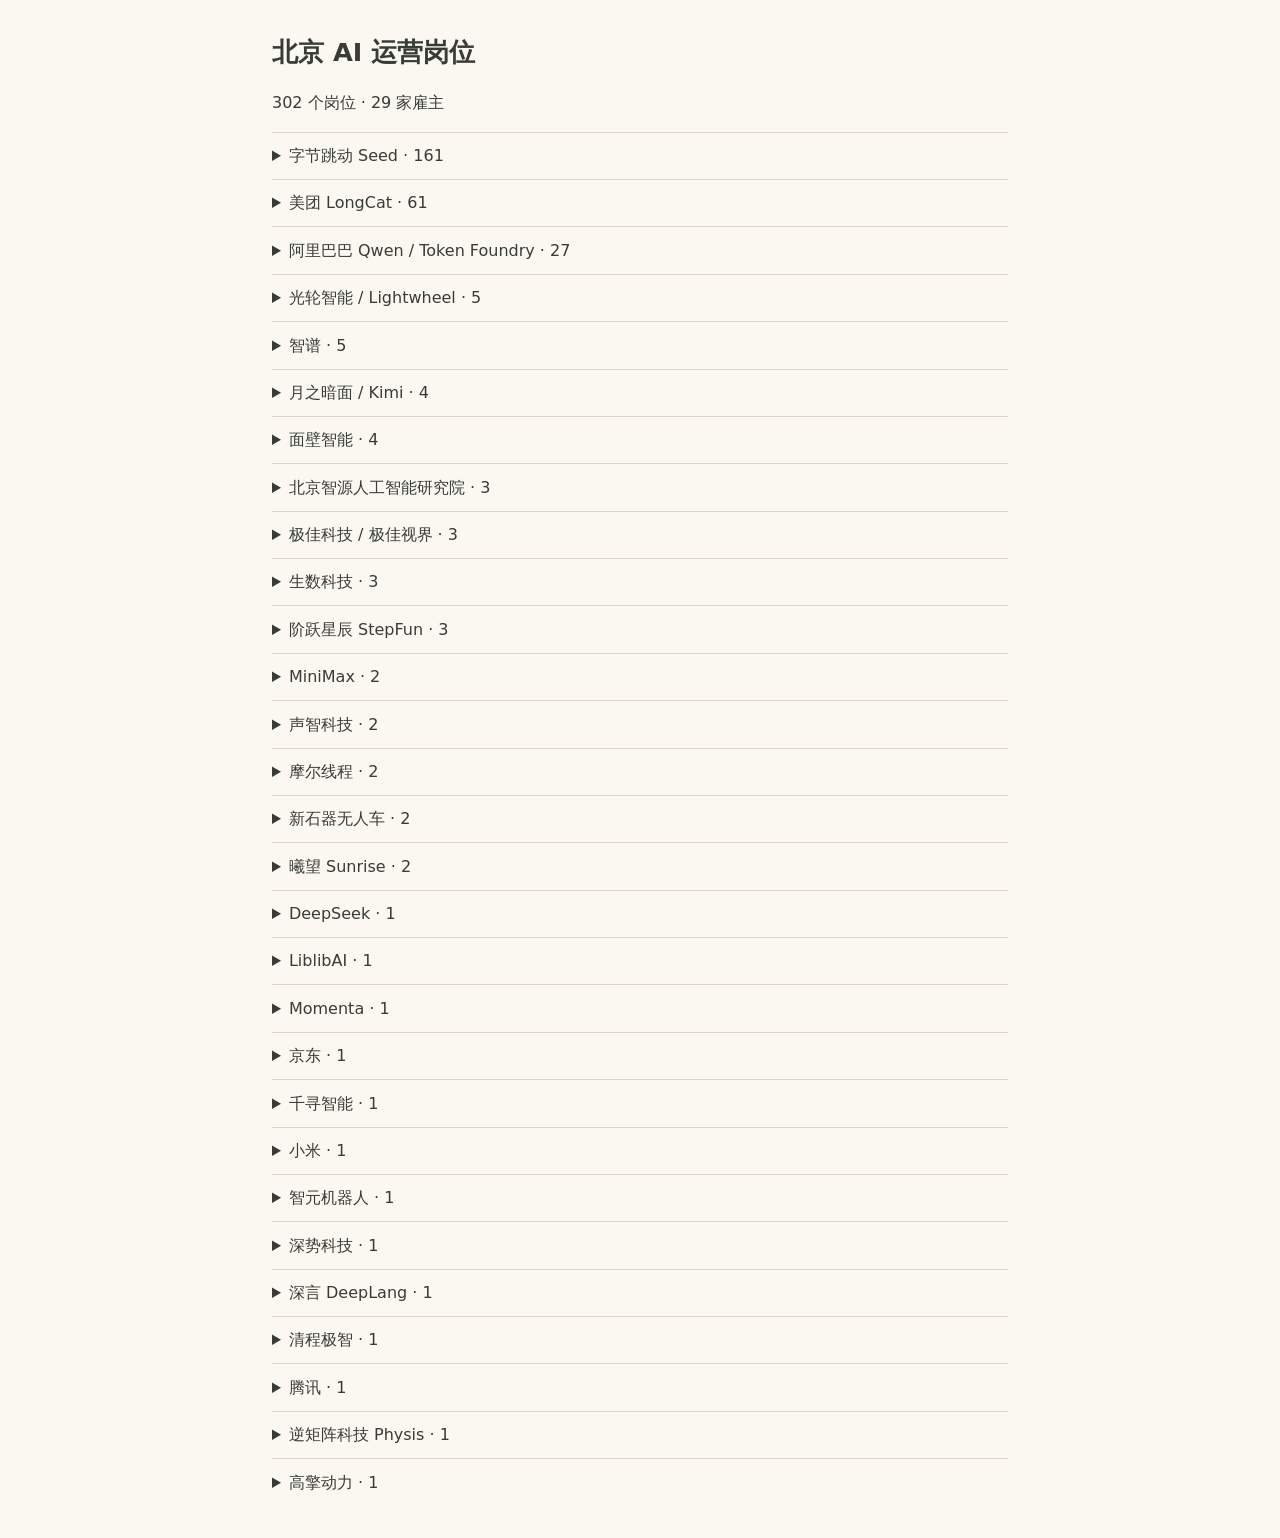
<file: docs/beijing-jobs-4.html>
<!doctype html><html lang="zh-CN"><meta charset="utf-8"><meta name="viewport" content="width=device-width, initial-scale=1">
<title>北京 AI 运营岗位</title>
<style>body{max-width:46rem;margin:2rem auto;padding:0 1rem;background:#fbf8f1;color:#373c36;font:1rem/1.6 system-ui,sans-serif}h1{font-size:1.6rem}summary{cursor:pointer;padding:.65rem 0}details{border-top:1px solid #ddd5c8}li{margin:.65rem 0}a{color:#784b3b}ul{padding-left:1.3rem}</style>
<h1>北京 AI 运营岗位</h1><p>302 个岗位 · 29 家雇主</p>
<details><summary>字节跳动 Seed · 161</summary><ul>
<li><a href="https://jobs.bytedance.com/experienced/position/7698575251684526341/detail">AI Agent评估运营专家（智能助手方向） - AI数据与安全</a></li>
<li><a href="https://jobs.bytedance.com/experienced/position/7626261247017388341/detail">AIGC素材策略运营 - 抖音</a></li>
<li><a href="https://jobs.bytedance.com/experienced/position/7233772385077348666/detail">AI专项模型运营-AI数据与安全</a></li>
<li><a href="https://jobs.bytedance.com/experienced/position/7650097662650566917/detail">AI产品解决方案专家-AI工具运营</a></li>
<li><a href="https://jobs.bytedance.com/experienced/position/7688695199577524533/detail">AI产品运营 - 抖音平台</a></li>
<li><a href="https://jobs.bytedance.com/experienced/position/7593243914590357813/detail">AI产品运营 - 火山引擎</a></li>
<li><a href="https://jobs.bytedance.com/experienced/position/7686015251756484869/detail">AI产品运营-AI工具运营</a></li>
<li><a href="https://jobs.bytedance.com/experienced/position/7657869556405799221/detail">AI产品运营-抖音生活服务</a></li>
<li><a href="https://jobs.bytedance.com/experienced/position/7631209181817030917/detail">AI产品运营Leader-AI工具运营</a></li>
<li><a href="https://jobs.bytedance.com/experienced/position/7631986425497667845/detail">AI产品运营Leader-TikTok</a></li>
<li><a href="https://jobs.bytedance.com/experienced/position/7695616678547212549/detail">AI产品运营专家（企业智能体方向） - 火山引擎</a></li>
<li><a href="https://jobs.bytedance.com/experienced/position/7615494860417927477/detail">AI产品运营经理 - AI算力基础设施</a></li>
<li><a href="https://jobs.bytedance.com/experienced/position/7680046309363108101/detail">AI产品运营（AIMV创作平台） - 汽水音乐</a></li>
<li><a href="https://jobs.bytedance.com/experienced/position/7704148276816808197/detail">AI创作Agent评测策略运营（TikTok旗下图文独立端） - TikTok图文社区</a></li>
<li><a href="https://jobs.bytedance.com/experienced/position/7348688519555385627/detail">AI创作产品运营-AI创作平台(北京/深圳)</a></li>
<li><a href="https://jobs.bytedance.com/experienced/position/7663095130128271621/detail">AI创作者与内容运营 - 抖音平台</a></li>
<li><a href="https://jobs.bytedance.com/experienced/position/7704621484275304757/detail">AI创作者运营（短剧） - TikTok</a></li>
<li><a href="https://jobs.bytedance.com/experienced/position/7560595430238750984/detail">AI创作者运营（韩国区/即梦） - 剪映CapCut</a></li>
<li><a href="https://jobs.bytedance.com/experienced/position/7639945094402574597/detail">AI剧本工作流运营（短剧） - TikTok</a></li>
<li><a href="https://jobs.bytedance.com/experienced/position/7627069836121131317/detail">AI助手产品运营专家（CRM)-抖音电商</a></li>
<li><a href="https://jobs.bytedance.com/experienced/position/7701289509976099125/detail">AI医疗产品高级运营经理 - 小荷健康</a></li>
<li><a href="https://jobs.bytedance.com/experienced/position/7611176039673170181/detail">AI安全数据策略运营-TikTok</a></li>
<li><a href="https://jobs.bytedance.com/experienced/position/7611148309153302789/detail">AI安全数据运营（数据分析方向）-国际化</a></li>
<li><a href="https://jobs.bytedance.com/experienced/position/7678219479017310517/detail">AI安全模型与数据运营（战略运营与产品化方向） - TikTok</a></li>
<li><a href="https://jobs.bytedance.com/experienced/position/7678222499352496437/detail">AI安全模型与数据运营（数据运营与评测体系方向） - TikTok</a></li>
<li><a href="https://jobs.bytedance.com/experienced/position/7678221706523117829/detail">AI安全模型与数据运营（模型策略与智能运营方向） - TikTok</a></li>
<li><a href="https://jobs.bytedance.com/experienced/position/7444746494695868680/detail">AI平台产品运营 - 剪映CapCut</a></li>
<li><a href="https://jobs.bytedance.com/experienced/position/7651966760685914421/detail">AI平台产品运营（策略方向）-TikTok Shop</a></li>
<li><a href="https://jobs.bytedance.com/experienced/position/7616238832214296837/detail">AI技术运营专家-TikTok</a></li>
<li><a href="https://jobs.bytedance.com/experienced/position/7566924009646278917/detail">AI搜索策略运营 - 抖音搜索</a></li>
<li><a href="https://jobs.bytedance.com/experienced/position/7600715733026326837/detail">AI搜索策略运营-今日头条</a></li>
<li><a href="https://jobs.bytedance.com/experienced/position/7540957543511148818/detail">AI搜索策略运营经理-抖音搜索</a></li>
<li><a href="https://jobs.bytedance.com/experienced/position/7703528575597857077/detail">AI数据产品运营-商业化</a></li>
<li><a href="https://jobs.bytedance.com/experienced/position/7578882662071617797/detail">AI数据服务平台产品运营-国际化</a></li>
<li><a href="https://jobs.bytedance.com/experienced/position/7532483475552143623/detail">AI数据资源开发与管理运营-AI数据与安全</a></li>
<li><a href="https://jobs.bytedance.com/experienced/position/7591794384681978165/detail">AI数据运营专家（ToB Agent方向） - AI数据与安全</a></li>
<li><a href="https://jobs.bytedance.com/experienced/position/7657030636158486837/detail">AI数据运营专家（商业广告方向） - AI数据与安全</a></li>
<li><a href="https://jobs.bytedance.com/experienced/position/7581840104152549685/detail">AI数据运营业务分析师（国际化） - TikTok</a></li>
<li><a href="https://jobs.bytedance.com/experienced/position/7595810826197616949/detail">AI数据运营（数据分析方向）-国际化</a></li>
<li><a href="https://jobs.bytedance.com/experienced/position/7384030175438620965/detail">AI服务运营-IT在线服务中心</a></li>
<li><a href="https://jobs.bytedance.com/experienced/position/7669770869686520117/detail">AI本地化翻配运营 - 国际化短剧</a></li>
<li><a href="https://jobs.bytedance.com/experienced/position/7683798917261281541/detail">AI模型数据运营（GEC英语方向） - TikTok</a></li>
<li><a href="https://jobs.bytedance.com/experienced/position/7561327847501449525/detail">AI模型运营 - TikTok</a></li>
<li><a href="https://jobs.bytedance.com/experienced/position/7597749635951806773/detail">AI模型运营专家（国际电商搜索评测自动化） - TikTok</a></li>
<li><a href="https://jobs.bytedance.com/experienced/position/7600048194904656133/detail">AI模型运营专家（搜索评测自动化） - TikTok</a></li>
<li><a href="https://jobs.bytedance.com/experienced/position/7603268555690297653/detail">AI模型运营专家（热搜自动化） - TikTok</a></li>
<li><a href="https://jobs.bytedance.com/experienced/position/7665175992060021045/detail">AI治理与沟通运营 - AI创新业务</a></li>
<li><a href="https://jobs.bytedance.com/experienced/position/7650062259561548037/detail">AI短剧内容策略运营（作者策略方向） - 红果短剧</a></li>
<li><a href="https://jobs.bytedance.com/experienced/position/7640023183559592245/detail">AI短剧内容运营-TikTok</a></li>
<li><a href="https://jobs.bytedance.com/experienced/position/7654478006309472517/detail">AI短剧机构与达人运营 - 红果短剧</a></li>
<li><a href="https://jobs.bytedance.com/experienced/position/7704894197128448261/detail">AI短剧结算策略运营 - 红果短剧</a></li>
<li><a href="https://jobs.bytedance.com/experienced/position/7520551009475922183/detail">AI短剧运营专家-TikTok</a></li>
<li><a href="https://jobs.bytedance.com/experienced/position/7644540802589690117/detail">AI硬件产品运营专家-抖音生活服务</a></li>
<li><a href="https://jobs.bytedance.com/experienced/position/7663416321176520965/detail">AI策略运营 - 抖音增长</a></li>
<li><a href="https://jobs.bytedance.com/experienced/position/7670926635377543477/detail">AI策略运营经理（xfeed推荐方向） - 抖音搜索</a></li>
<li><a href="https://jobs.bytedance.com/experienced/position/7636610923941759237/detail">AI策略运营经理（内容生态方向） - 抖音搜索</a></li>
<li><a href="https://jobs.bytedance.com/experienced/position/7667893785145723189/detail">AI策略运营经理（内容策略方向） - 抖音搜索</a></li>
<li><a href="https://jobs.bytedance.com/experienced/position/7636606176831293749/detail">AI策略运营经理（搜索结果方向） - 抖音搜索</a></li>
<li><a href="https://jobs.bytedance.com/experienced/position/7644860350520936709/detail">AI策略运营（内容创作方向） - 抖音运营</a></li>
<li><a href="https://jobs.bytedance.com/experienced/position/7665618182120671541/detail">AI策略运营（自助中心） - 抖音电商</a></li>
<li><a href="https://jobs.bytedance.com/experienced/position/7657463158034909493/detail">AI素材策略运营 - 国际化短剧</a></li>
<li><a href="https://jobs.bytedance.com/experienced/position/7688181624005429557/detail">AI自制短剧产品运营 - 红果短剧</a></li>
<li><a href="https://jobs.bytedance.com/experienced/position/7698971278305298693/detail">AI营销行业运营专家（即梦） - 剪映CapCut</a></li>
<li><a href="https://jobs.bytedance.com/experienced/position/7696042119174211893/detail">AI解决方案运营 - 抖音电商</a></li>
<li><a href="https://jobs.bytedance.com/experienced/position/7699352729152227637/detail">AI评估运营专家（交易方向） - AI数据与安全</a></li>
<li><a href="https://offerdao.ai/j/agent_jid2lzo1tofwxi">AI评测运营实习生</a></li>
<li><a href="https://jobs.bytedance.com/experienced/position/7694885447713573173/detail">AI质量运营（自助中心） - 抖音电商</a></li>
<li><a href="https://jobs.bytedance.com/experienced/position/7600271767215786293/detail">AI转型运营专家（TRAE方向） - 火山引擎</a></li>
<li><a href="https://jobs.bytedance.com/experienced/position/7667553448942684469/detail">AI运营（金融营销方向）-财经</a></li>
<li><a href="https://jobs.bytedance.com/experienced/position/7680833044947273989/detail">AI音乐产品运营（创作工具方向） - 汽水音乐</a></li>
<li><a href="https://jobs.bytedance.com/experienced/position/7667578130941036853/detail">AI音频内容运营 - 番茄小说</a></li>
<li><a href="https://jobs.bytedance.com/experienced/position/7488596137776269576/detail">App增长产品运营经理（AI方向） - 剪映CapCut</a></li>
<li><a href="https://jobs.bytedance.com/experienced/position/7612969082238322997/detail">CapCut AI产品运营经理 - 剪映CapCut</a></li>
<li><a href="https://jobs.bytedance.com/experienced/position/7616290910921836853/detail">CapCut AI内容治理策略运营 - 剪映CapCut</a></li>
<li><a href="https://jobs.bytedance.com/experienced/position/7563588816090073349/detail">CapCut AI模型算法运营（上海/北京/深圳） - 剪映CapCut</a></li>
<li><a href="https://jobs.bytedance.com/experienced/position/7412949649755261234/detail">IDC商务运营 - AI算力基础设施</a></li>
<li><a href="https://jobs.bytedance.com/experienced/position/7651503897907759365/detail">专利AI管理和运营专家</a></li>
<li><a href="https://jobs.bytedance.com/experienced/position/7681507845074520373/detail">世界模型数据运营专家（游戏方向） - AI数据与安全</a></li>
<li><a href="https://jobs.bytedance.com/experienced/position/7698710238586128693/detail">产品运营专家-巨量AI工作台</a></li>
<li><a href="https://jobs.bytedance.com/experienced/position/7566666426707511605/detail">产品运营（AI分析方向）-广告业务</a></li>
<li><a href="https://jobs.bytedance.com/experienced/position/7641520282452150581/detail">产品运营（AI问问）-中国广告产品</a></li>
<li><a href="https://jobs.bytedance.com/experienced/position/7674848577354270981/detail">人才AI策略产品运营</a></li>
<li><a href="https://jobs.bytedance.com/experienced/position/7527480006189828360/detail">体验运营（大模型应用/TikTok） - TikTok产品</a></li>
<li><a href="https://jobs.bytedance.com/experienced/position/7665277703839156533/detail">供应商资源开拓与运营 - AI数据与安全</a></li>
<li><a href="https://jobs.bytedance.com/experienced/position/7685623338056878389/detail">供应链运营专家 - AI算力基础设施</a></li>
<li><a href="https://jobs.bytedance.com/experienced/position/7683461739220011317/detail">具身智能数据运营专家 - 火山引擎</a></li>
<li><a href="https://jobs.bytedance.com/experienced/position/7699444627406997765/detail">内容安全治理策略运营（IM方向） - 抖音社区治理</a></li>
<li><a href="https://jobs.bytedance.com/experienced/position/7679764026495027509/detail">内容治理AI产品运营 - 抖音社区治理</a></li>
<li><a href="https://jobs.bytedance.com/experienced/position/7675252981121747253/detail">内容生态运营（短剧） - TikTok</a></li>
<li><a href="https://jobs.bytedance.com/experienced/position/7628494881954072885/detail">内容策略运营（AI方向）-番茄畅听/番茄音乐</a></li>
<li><a href="https://jobs.bytedance.com/experienced/position/7610332082133764405/detail">内容策略运营（AI方向）-短剧版权中台</a></li>
<li><a href="https://jobs.bytedance.com/experienced/position/7670854092285430069/detail">内容策略运营（短剧音乐/AI音乐方向） - 番茄小说</a></li>
<li><a href="https://jobs.bytedance.com/experienced/position/7656705076036077877/detail">内容运营经理（AI方向） - 抖音UGC</a></li>
<li><a href="https://jobs.bytedance.com/experienced/position/7550970568598931720/detail">创作者运营（AI PGC） - 剪映CapCut</a></li>
<li><a href="https://jobs.bytedance.com/experienced/position/7637815303139313925/detail">医疗健康模型运营-抖音编辑</a></li>
<li><a href="https://jobs.bytedance.com/experienced/position/7626679284132956469/detail">商业化产品运营专家（AI Skill生态）-国际化</a></li>
<li><a href="https://jobs.bytedance.com/experienced/position/7670917355769563445/detail">商家体验运营专家（AI智能方向） - 抖音电商</a></li>
<li><a href="https://jobs.bytedance.com/experienced/position/7584660074053142837/detail">商家达人体验运营专家（申诉策略AI智能方向）-抖音电商</a></li>
<li><a href="https://jobs.bytedance.com/experienced/position/7620292173317966133/detail">回查大模型运营-CQC</a></li>
<li><a href="https://jobs.bytedance.com/experienced/position/7508628329562900743/detail">大模型专家社区运营 - AI数据与安全</a></li>
<li><a href="https://jobs.bytedance.com/experienced/position/7434092652188829990/detail">大模型数据服务资源运营管理 - AI数据与安全</a></li>
<li><a href="https://jobs.bytedance.com/experienced/position/7555474033723721992/detail">大模型策略运营-国际化广告风控业务</a></li>
<li><a href="https://jobs.bytedance.com/experienced/position/7569874158541424901/detail">大模型策略运营专家-TikTok</a></li>
<li><a href="https://jobs.bytedance.com/experienced/position/7660150351075166469/detail">大模型评测产品运营-TikTok</a></li>
<li><a href="https://jobs.bytedance.com/experienced/position/7675291777234372917/detail">大模型运营-CQC</a></li>
<li><a href="https://jobs.bytedance.com/experienced/position/7598124299635247365/detail">大模型运营Leader-商业生态与安全</a></li>
<li><a href="https://jobs.bytedance.com/experienced/position/7613396202421242117/detail">大模型运营（内容风控方向）-CQC</a></li>
<li><a href="https://jobs.bytedance.com/experienced/position/7447366405806409991/detail">大模型运营（广告方向）-商业生态与安全</a></li>
<li><a href="https://jobs.bytedance.com/experienced/position/7521643657905768722/detail">大模型运营（抖音版权方向）-CQC</a></li>
<li><a href="https://jobs.bytedance.com/experienced/position/7698301913745672501/detail">大模型运营（生活服务/地图方向）-商业生态与安全</a></li>
<li><a href="https://jobs.bytedance.com/experienced/position/7534930052346448135/detail">大模型运营（生活服务方向）-商业生态与安全</a></li>
<li><a href="https://jobs.bytedance.com/experienced/position/7534940642536081682/detail">大模型运营（电商方向）-商业生态与安全</a></li>
<li><a href="https://jobs.bytedance.com/experienced/position/7665646811252197637/detail">大模型风险治理运营-大模型安全群组</a></li>
<li><a href="https://jobs.bytedance.com/experienced/position/7537892263801899282/detail">安全策略运营-大模型安全群组</a></li>
<li><a href="https://jobs.bytedance.com/experienced/position/7494203589285628168/detail">市场运营专家 - AI算力基础设施</a></li>
<li><a href="https://jobs.bytedance.com/experienced/position/7672794055445514549/detail">平台AI产品运营（用工管理方向）-TikTok</a></li>
<li><a href="https://jobs.bytedance.com/experienced/position/7529465442109311250/detail">平台运营专家-AI数据服务平台</a></li>
<li><a href="https://jobs.bytedance.com/experienced/position/7597354386385717557/detail">平台运营（AI相关） - 火山引擎</a></li>
<li><a href="https://jobs.bytedance.com/experienced/position/7706732991898634501/detail">开发者运营专家（AI Coding） - 抖音AI</a></li>
<li><a href="https://jobs.bytedance.com/experienced/position/7675699445896841525/detail">战略运营专家 - AI算力基础设施</a></li>
<li><a href="https://jobs.bytedance.com/experienced/position/7706374860070897925/detail">抖音AI运营经理（校园方向） - 抖音UGC</a></li>
<li><a href="https://jobs.bytedance.com/experienced/position/7646628210826840373/detail">抖音热点AI资讯账号运营-抖音编辑</a></li>
<li><a href="https://jobs.bytedance.com/experienced/position/7592531884534630661/detail">抖音生态治理策略（大模型方向）运营-抖音</a></li>
<li><a href="https://jobs.bytedance.com/experienced/position/7640045679889729797/detail">搜索产品运营（AI搜方向）-TikTok Shop</a></li>
<li><a href="https://jobs.bytedance.com/experienced/position/7627048101265672501/detail">搜索产品运营（AI搜索方向）-TikTok</a></li>
<li><a href="https://jobs.bytedance.com/experienced/position/7592657796129933573/detail">搜索增长策略运营（AI搜索）-TikTok</a></li>
<li><a href="https://jobs.bytedance.com/experienced/position/7574349158086347013/detail">搜索广告产品运营（AI/大模型方向）-国际化广告风控业务</a></li>
<li><a href="https://jobs.bytedance.com/experienced/position/7491214108747598088/detail">效果广告产品运营（AI方向）-中国广告产品（北京/上海）</a></li>
<li><a href="https://jobs.bytedance.com/experienced/position/7694237017034967349/detail">数据安全策略与运营 - AI创新业务</a></li>
<li><a href="https://jobs.bytedance.com/experienced/position/7628920690133420341/detail">数据采集业务交付经理（技术提效方向）-AI工具运营</a></li>
<li><a href="https://jobs.bytedance.com/experienced/position/7047401736907229448/detail">智能客服产品运营-财经业务</a></li>
<li><a href="https://jobs.bytedance.com/experienced/position/7600754240521718069/detail">智能质检运营专家-抖音电商</a></li>
<li><a href="https://jobs.bytedance.com/experienced/position/7698358348158847237/detail">服务方案策略运营（AI智能化方向） - 抖音电商</a></li>
<li><a href="https://jobs.bytedance.com/experienced/position/7457053312128239890/detail">服务策略运营-体验与服务</a></li>
<li><a href="https://jobs.bytedance.com/experienced/position/7680835521528449285/detail">服务策略运营（猫箱）-体验与服务</a></li>
<li><a href="https://jobs.bytedance.com/experienced/position/7675728296440842501/detail">模型搜索资源引入专项运营 - AI数据与安全</a></li>
<li><a href="https://jobs.bytedance.com/experienced/position/7675950396980136245/detail">模型运营负责人-CQC</a></li>
<li><a href="https://jobs.bytedance.com/experienced/position/7646627936586877237/detail">热点AI资讯内容运营（自动化评测方向） - 抖音内容运营</a></li>
<li><a href="https://jobs.bytedance.com/experienced/position/7663327316963313925/detail">热点大事件AI内容运营编辑 - 抖音内容运营</a></li>
<li><a href="https://jobs.bytedance.com/experienced/position/7538014287861909767/detail">版权治理运营（红果短剧-AI剧）-CQC</a></li>
<li><a href="https://jobs.bytedance.com/experienced/position/7675775698816305413/detail">用户服务方案运营专家（AI智能化方向） - 抖音电商</a></li>
<li><a href="https://jobs.bytedance.com/experienced/position/7668164043010279733/detail">用户策略运营 - 抖音电商</a></li>
<li><a href="https://jobs.bytedance.com/experienced/position/7633345902208616757/detail">用户运营-AI创新业务（北京/上海）</a></li>
<li><a href="https://jobs.bytedance.com/experienced/position/7694212182256470277/detail">用户运营经理（AI方向） - 抖音UGC</a></li>
<li><a href="https://jobs.bytedance.com/experienced/position/7681123888153626885/detail">电商运营AI产品（Agent Harness方向）-TikTok Shop</a></li>
<li><a href="https://jobs.bytedance.com/experienced/position/7626315533751208245/detail">番茄模型运维（模型开发方向）运营-CQC</a></li>
<li><a href="https://jobs.bytedance.com/experienced/position/7686708271874132229/detail">社群策略运营（青年AI用户方向） - 抖音UGC</a></li>
<li><a href="https://jobs.bytedance.com/experienced/position/7551062477275875591/detail">策略运营专家-AI数据服务平台</a></li>
<li><a href="https://jobs.bytedance.com/experienced/position/7694660446596679941/detail">精选联盟AI策略运营 - 抖音电商</a></li>
<li><a href="https://jobs.bytedance.com/experienced/position/7694625534652057861/detail">精选联盟策略运营（AI方向） - 抖音电商</a></li>
<li><a href="https://jobs.bytedance.com/experienced/position/7701186123841702197/detail">线下增长策略运营 - AI创新业务</a></li>
<li><a href="https://jobs.bytedance.com/experienced/position/7488986245642488071/detail">经营运营专家 - AI算力基础设施</a></li>
<li><a href="https://jobs.bytedance.com/experienced/position/7631505899743529269/detail">行业客户增长运营（即梦AI） - 剪映CapCut</a></li>
<li><a href="https://jobs.bytedance.com/experienced/position/7624015096117692677/detail">评论模型运营 - 抖音内容运营</a></li>
<li><a href="https://jobs.bytedance.com/experienced/position/7697103846730434821/detail">豆包AI大模型产品运营（火山方舟MaaS） - Data AML</a></li>
<li><a href="https://jobs.bytedance.com/experienced/position/7644173454606076213/detail">豆包AI大模型供给运营（厂商合作/供给管理方向）-火山方舟MaaS</a></li>
<li><a href="https://jobs.bytedance.com/experienced/position/7599865035999987973/detail">豆包AI大模型平台运营-火山方舟MaaS</a></li>
<li><a href="https://jobs.bytedance.com/experienced/position/7666674447042414901/detail">达人体验运营专家（AI智能方向） - 抖音电商</a></li>
<li><a href="https://jobs.bytedance.com/experienced/position/7648858626295744821/detail">达人营销运营（即梦国内/海外） - 剪映CapCut</a></li>
<li><a href="https://jobs.bytedance.com/experienced/position/7678311105144867077/detail">项目管理运营（AI短剧方向）-CQC</a></li>
<li><a href="https://jobs.bytedance.com/experienced/position/7694625063519439109/detail">项目运营经理（芯片设计/存算与AI） - 芯片研发</a></li>
</ul></details>
<details><summary>美团 LongCat · 61</summary><ul>
<li><a href="https://zhaopin.meituan.com/web/position/detail?jobUnionId=4803501121">AI toB产品运营</a></li>
<li><a href="https://zhaopin.meituan.com/web/position/detail?jobUnionId=3589237321">AIGC应用产品运营</a></li>
<li><a href="https://zhaopin.meituan.com/web/position/detail?jobUnionId=4697324893">AI产品运营岗</a></li>
<li><a href="https://zhaopin.meituan.com/web/position/detail?jobUnionId=4912169384">AI医学-产品运营专家</a></li>
<li><a href="https://zhaopin.meituan.com/web/position/detail?jobUnionId=4599741798">AI开发者社区运营实习生（Longcat大模型）</a></li>
<li><a href="https://zhaopin.meituan.com/web/position/detail?jobUnionId=4243191115">Catpaw 产品运营实习生</a></li>
<li><a href="https://zhaopin.meituan.com/web/position/detail?jobUnionId=4554748267">FRIDAY大模型平台产品运营</a></li>
<li><a href="https://zhaopin.meituan.com/web/position/detail?jobUnionId=4736625069">IDC 智能安全运营</a></li>
<li><a href="https://zhaopin.meituan.com/web/position/detail?jobUnionId=4687345552">Keeta-CS 智能运营Intelligent Operations</a></li>
<li><a href="https://zhaopin.meituan.com/web/position/detail?jobUnionId=3285026405">LongCat - 大模型数据运营</a></li>
<li><a href="https://zhaopin.meituan.com/web/position/detail?jobUnionId=4900731859">M17-Longcat大模型产品运营</a></li>
<li><a href="https://zhaopin.meituan.com/web/position/detail?jobUnionId=3585587425">下沉市场 - 履约策略运营专家</a></li>
<li><a href="https://zhaopin.meituan.com/web/position/detail?jobUnionId=4929885455">下沉市场-Agent产品运营</a></li>
<li><a href="https://zhaopin.meituan.com/web/position/detail?jobUnionId=4798253060">业务分析运营支持</a></li>
<li><a href="https://zhaopin.meituan.com/web/position/detail?jobUnionId=4806540896">业务分析运营支持（资源管理方向）</a></li>
<li><a href="https://zhaopin.meituan.com/web/position/detail?jobUnionId=4832009818">产品运营专家</a></li>
<li><a href="https://zhaopin.meituan.com/web/position/detail?jobUnionId=4758029271">产品运营（触达方向）</a></li>
<li><a href="https://zhaopin.meituan.com/web/position/detail?jobUnionId=3967378319">供给运营实习生(AI搜方向)</a></li>
<li><a href="https://zhaopin.meituan.com/web/position/detail?jobUnionId=4630974320">内容增长运营</a></li>
<li><a href="https://zhaopin.meituan.com/web/position/detail?jobUnionId=4346627453">到餐-AI赋能运营专家</a></li>
<li><a href="https://zhaopin.meituan.com/web/position/detail?jobUnionId=4869553476">到餐-资源管理-业务分析运营支持</a></li>
<li><a href="https://zhaopin.meituan.com/web/position/detail?jobUnionId=4406399745">品控运营-策略运营（专项&amp;AI提效）</a></li>
<li><a href="https://zhaopin.meituan.com/web/position/detail?jobUnionId=4268470536">商家AI自助运营</a></li>
<li><a href="https://zhaopin.meituan.com/web/position/detail?jobUnionId=4693802654">外卖-AI产品运营</a></li>
<li><a href="https://zhaopin.meituan.com/web/position/detail?jobUnionId=4713235286">外卖-AI产品运营</a></li>
<li><a href="https://zhaopin.meituan.com/web/position/detail?jobUnionId=4878026270">外卖-AI产品运营</a></li>
<li><a href="https://zhaopin.meituan.com/web/position/detail?jobUnionId=4687072092">外卖-搜索产品运营</a></li>
<li><a href="https://zhaopin.meituan.com/web/position/detail?jobUnionId=4777548911">大客户运营-Agent 方向</a></li>
<li><a href="https://zhaopin.meituan.com/web/position/detail?jobUnionId=4694790192">大模型业务运营岗</a></li>
<li><a href="https://zhaopin.meituan.com/web/position/detail?jobUnionId=4552924944">大模型数据平台运营专家</a></li>
<li><a href="https://zhaopin.meituan.com/web/position/detail?jobUnionId=2639713807">大模型数据运营-多模态视觉方向（实习生）</a></li>
<li><a href="https://zhaopin.meituan.com/web/position/detail?jobUnionId=3369700031">大模型数据运营-小语种/方言方向实习生</a></li>
<li><a href="https://zhaopin.meituan.com/web/position/detail?jobUnionId=3392128388">大模型数据运营-音乐数据方向实习生</a></li>
<li><a href="https://zhaopin.meituan.com/web/position/detail?jobUnionId=3779779839">大模型数据运营实习生</a></li>
<li><a href="https://zhaopin.meituan.com/web/position/detail?jobUnionId=4100221626">大模型数据运营实习生-Agent方向</a></li>
<li><a href="https://zhaopin.meituan.com/web/position/detail?jobUnionId=2731047995">大模型数据运营（英文实习）</a></li>
<li><a href="https://zhaopin.meituan.com/web/position/detail?jobUnionId=4358157629">大模型智能客服运营专家</a></li>
<li><a href="https://zhaopin.meituan.com/web/position/detail?jobUnionId=4728145655">大模型服务风险防控运营</a></li>
<li><a href="https://zhaopin.meituan.com/web/position/detail?jobUnionId=4921138245">大模型运营</a></li>
<li><a href="https://zhaopin.meituan.com/web/position/detail?jobUnionId=4933902133">大模型运营</a></li>
<li><a href="https://zhaopin.meituan.com/web/position/detail?jobUnionId=4493540702">客服大模型产品运营</a></li>
<li><a href="https://zhaopin.meituan.com/web/position/detail?jobUnionId=4880971271">履约平台-运营系统AI产品</a></li>
<li><a href="https://zhaopin.meituan.com/web/position/detail?jobUnionId=4694828673">履约策略运营岗</a></li>
<li><a href="https://zhaopin.meituan.com/web/position/detail?jobUnionId=3314450255">平台商品选购运营专家</a></li>
<li><a href="https://zhaopin.meituan.com/web/position/detail?jobUnionId=4695038327">廉正AI运营岗</a></li>
<li><a href="https://zhaopin.meituan.com/web/position/detail?jobUnionId=3246787138">技术社区运营（大模型评测方向）</a></li>
<li><a href="https://zhaopin.meituan.com/web/position/detail?jobUnionId=3744248747">新媒体内容运营（AI 视频方向）</a></li>
<li><a href="https://zhaopin.meituan.com/web/position/detail?jobUnionId=4263331409">无人车业务部-技术运营QA资深专家</a></li>
<li><a href="https://zhaopin.meituan.com/web/position/detail?jobUnionId=4875278020">智能效能运营专家</a></li>
<li><a href="https://zhaopin.meituan.com/web/position/detail?jobUnionId=4524949771">机器人-数据运营</a></li>
<li><a href="https://zhaopin.meituan.com/web/position/detail?jobUnionId=4695030498">沟通和关怀AI运营（企业文化）</a></li>
<li><a href="https://zhaopin.meituan.com/web/position/detail?jobUnionId=4627056546">猫眼服务流程运营</a></li>
<li><a href="https://zhaopin.meituan.com/web/position/detail?jobUnionId=4616097894">私域用户运营</a></li>
<li><a href="https://zhaopin.meituan.com/web/position/detail?jobUnionId=4659765027">站外产品运营（微信生态方向）</a></li>
<li><a href="https://zhaopin.meituan.com/web/position/detail?jobUnionId=3913450654">美团AI产品运营实习生</a></li>
<li><a href="https://zhaopin.meituan.com/web/position/detail?jobUnionId=4863302334">美团外卖 -  供给增长策略运营</a></li>
<li><a href="https://zhaopin.meituan.com/web/position/detail?jobUnionId=4420659132">美团外卖-AI产品运营专家</a></li>
<li><a href="https://zhaopin.meituan.com/web/position/detail?jobUnionId=4741417325">美团外卖-经营策略运营/分析专家</a></li>
<li><a href="https://zhaopin.meituan.com/web/position/detail?jobUnionId=4626426410">美团评价策略运营</a></li>
<li><a href="https://zhaopin.meituan.com/web/position/detail?jobUnionId=4914466704">美团酒店SaaS-内容/媒体/AI运营实习生</a></li>
<li><a href="https://zhaopin.meituan.com/web/position/detail?jobUnionId=4877632719">财务培训生（资金运营方向）</a></li>
</ul></details>
<details><summary>阿里巴巴 Qwen / Token Foundry · 27</summary><ul>
<li><a href="https://offerdao.ai/j/agent_kly78oeath4ody">AI 图像视频运营实习生（AIGC 内容 / 创作 Skill）</a></li>
<li><a href="https://offerdao.ai/j/agent_n8927y5iti0t0k">AI内容运营实习生（生图内容方向）</a></li>
<li><a href="https://talent.alibaba.com/off-campus/position-detail?positionId=100015523006">ATH事业群-AI 搜索产品运营专家-杭州/北京</a></li>
<li><a href="https://talent.alibaba.com/off-campus/position-detail?positionId=100015523005">ATH事业群-AI视频创作产品运营专家-杭州/北京</a></li>
<li><a href="https://talent.alibaba.com/off-campus/position-detail?positionId=100015643003">ATH事业群-AI金融产品运营专家-杭州/北京</a></li>
<li><a href="https://talent.alibaba.com/off-campus/position-detail?positionId=100009140003">Token Foundary事业部-AI高级海外运营-Happy Horse</a></li>
<li><a href="https://talent.alibaba.com/off-campus/position-detail?positionId=100039300001">Token Foundry-AI高级产品运营（音乐模型方向）-未来生活实验室</a></li>
<li><a href="https://offerdao.ai/j/agent_kong5jtntg5uja">千问AI内容运营实习生（生图内容方向）</a></li>
<li><a href="https://talent.alibaba.com/off-campus/position-detail?positionId=7000004121">千问事业部--创作者运营专家-AIGC 内容方向</a></li>
<li><a href="https://talent.alibaba.com/off-campus/position-detail?positionId=100042140002">千问事业部-AI产品运营-Qwen国际版-杭州/北京</a></li>
<li><a href="https://talent.alibaba.com/off-campus/position-detail?positionId=100007300005">千问事业部-AI产品运营专家（用户活跃方向）-杭州/北京</a></li>
<li><a href="https://talent.alibaba.com/off-campus/position-detail?positionId=100010960008">千问事业部-千问-AI 内容运营专家-AI生成内容</a></li>
<li><a href="https://talent.alibaba.com/off-campus/position-detail?positionId=100055900003">千问事业部-千问Go-Agent 产品运营-北京</a></li>
<li><a href="https://talent.alibaba.com/off-campus/position-detail?positionId=100042800001">千问事业部-千问教育产品运营专家-AI多模态创新方向</a></li>
<li><a href="https://talent.alibaba.com/off-campus/position-detail?positionId=100021680004">千问事业部-大模型产品Agentic评测运营-京/杭</a></li>
<li><a href="https://talent.alibaba.com/off-campus/position-detail?positionId=100048960001">千问事业部-安全大模型运营高级专家-北京</a></li>
<li><a href="https://talent.alibaba.com/off-campus/position-detail?positionId=100045520003">千问事业部-渠道运营（超级汇川）-北京/广州</a></li>
<li><a href="https://talent.alibaba.com/off-campus/position-detail?positionId=7000017103">千问事业部-用户增长投放运营-千问</a></li>
<li><a href="https://talent.alibaba.com/off-campus/position-detail?positionId=100041720001">数据技术及产品部-AI 数据策略运营专家-杭州/北京</a></li>
<li><a href="https://talent.alibaba.com/off-campus/position-detail?positionId=100036800003">数据技术及产品部-BPO资源运营专家-杭州/北京</a></li>
<li><a href="https://talent.alibaba.com/off-campus/position-detail?positionId=100016720005">数据技术及产品部-大模型数据生态资源运营-杭州/北京</a></li>
<li><a href="https://talent.alibaba.com/off-campus/position-detail?positionId=100055820003">阿里云智能-AI Native市场运营-北京/杭州/上海</a></li>
<li><a href="https://talent.alibaba.com/off-campus/position-detail?positionId=100013503004">阿里云智能-Agent Infra产品运营高级专家-北京/杭州</a></li>
<li><a href="https://talent.alibaba.com/off-campus/position-detail?positionId=100005083002">阿里云智能-Leads运营-北京/杭州</a></li>
<li><a href="https://talent.alibaba.com/off-campus/position-detail?positionId=100045780003">阿里云智能-大数据AI平台-AI Infra 产品运营</a></li>
<li><a href="https://talent.alibaba.com/off-campus/position-detail?positionId=100016223002">阿里云智能-大数据AI平台-AI产品渠道运营</a></li>
<li><a href="https://talent.alibaba.com/off-campus/position-detail?positionId=100011720031">高德-区域运营-共享出行</a></li>
</ul></details>
<details><summary>光轮智能 / Lightwheel · 5</summary><ul>
<li><a href="https://lightwheel.jobs.feishu.cn/index/position/7655522143983323435/detail">人类数据生产策略运营</a></li>
<li><a href="https://lightwheel.jobs.feishu.cn/index/position/7662681785243011391/detail">具身数据质量运营</a></li>
<li><a href="https://lightwheel.jobs.feishu.cn/index/position/7637348095667423497/detail">具身智能AI数据项目运营</a></li>
<li><a href="https://lightwheel.jobs.feishu.cn/index/position/7637395515751729454/detail">具身智能AI数据项目运营实习生</a></li>
<li><a href="https://lightwheel.jobs.feishu.cn/index/position/7644061491776653631/detail">国际具身数据运营实习生</a></li>
</ul></details>
<details><summary>智谱 · 5</summary><ul>
<li><a href="https://zhipu-ai.jobs.feishu.cn/index/position/7516761404330903847/detail">AI产品海外游戏运营（AI+模拟经营方向）</a></li>
<li><a href="https://app.mokahr.com/social-recruitment/zphz/148983#/job/7d15dfd3-2f2b-4a93-9032-c18937c59ccc">MaaS-平台产品运营</a></li>
<li><a href="https://app.mokahr.com/social-recruitment/zphz/148983#/job/e3a8e705-7ec4-4484-a2f2-7fd8e2123b7f">内容运营/新媒体运营</a></li>
<li><a href="https://app.mokahr.com/social-recruitment/zphz/148983#/job/128ecd64-f236-43ab-8604-edf509281586">数据资源采购与运营经理</a></li>
<li><a href="https://offerdao.ai/j/6a0ab71b000000000803d6be">海外增长运营实习生</a></li>
</ul></details>
<details><summary>月之暗面 / Kimi · 4</summary><ul>
<li><a href="https://app.mokahr.com/apply/moonshot/148506#/job/0651d956-1b9f-47a3-9568-03afb140f3d9">AI 数据资源运营</a></li>
<li><a href="https://app.mokahr.com/apply/moonshot/148506#/job/58a8d59a-30aa-4e55-a304-ab7dd3edd3c2">Product Operations｜B端AI产品增长运营</a></li>
<li><a href="https://app.mokahr.com/apply/moonshot/148506#/job/24f3ed9f-0fcf-4091-8be3-0dc2df157585">内容安全运营专家</a></li>
<li><a href="https://app.mokahr.com/apply/moonshot/148506#/job/89640cd9-5a23-452b-ab32-23c4cc6d9475">数据标注资源运营经理</a></li>
</ul></details>
<details><summary>面壁智能 · 4</summary><ul>
<li><a href="https://modelbest.jobs.feishu.cn/campus/position/7708686728647543076/detail">多模态数据标注与评测运营实习生</a></li>
<li><a href="https://modelbest.jobs.feishu.cn/career/position/7678969829194762506/detail">大模型数据运营</a></li>
<li><a href="https://modelbest.jobs.feishu.cn/campus/position/7696873200756607282/detail">大模型数据运营实习生（供应商与专家运营方向）</a></li>
<li><a href="https://modelbest.jobs.feishu.cn/career/position/7704233664921471273/detail">智能体产品运营</a></li>
</ul></details>
<details><summary>北京智源人工智能研究院 · 3</summary><ul>
<li><a href="https://app.mokahr.com/campus-recruitment/baai/42174#/job/ccdea6a0-9d88-4aba-b3d2-df04f065ea87">AI产品运营实习生(Agent)</a></li>
<li><a href="https://offerdao.ai/j/agent_imjmpy6zto84hr">具身智能开源运营专家</a></li>
<li><a href="https://app.mokahr.com/social-recruitment/baai/42173#/job/0fd44723-1fe6-43d2-80e9-0707d1022172">开源生态运营专家(具身智能与世界模型)</a></li>
</ul></details>
<details><summary>极佳科技 / 极佳视界 · 3</summary><ul>
<li><a href="https://gigaai0118.jobs.feishu.cn/index/position/7704209997773572371/detail">产品运营</a></li>
<li><a href="https://gigaai0118.jobs.feishu.cn/index/position/7620754759066290468/detail">具身智能机器人数据采集运营</a></li>
<li><a href="https://gigaai0118.jobs.feishu.cn/index/position/7704212953024956735/detail">市场运营</a></li>
</ul></details>
<details><summary>生数科技 · 3</summary><ul>
<li><a href="https://offerdao.ai/j/agent_23vyckmgti5xq9">AIGC 内容运营实习生</a></li>
<li><a href="https://shengshu.jobs.feishu.cn/index/position/7703571227837303067/detail">AI内容增长与创意运营</a></li>
<li><a href="https://shengshu.jobs.feishu.cn/index/position/7696810175290722579/detail">海外AI产品运营实习生</a></li>
</ul></details>
<details><summary>阶跃星辰 StepFun · 3</summary><ul>
<li><a href="https://app.mokahr.com/social-recruitment/step/94904#/job/8f28be95-975c-41a1-bcb0-de61492bfccc">AI 模型服务运营 / 技术支持（运营技术向）</a></li>
<li><a href="https://app.mokahr.com/social-recruitment/step/94904#/job/ae4a2b2c-385c-4efe-94a3-56078c818357">AI业务运营</a></li>
<li><a href="https://app.mokahr.com/social-recruitment/step/94904#/job/6ffdd679-cc39-4a29-aaa1-9849b7f1ebcc">AI模型平台运营</a></li>
</ul></details>
<details><summary>MiniMax · 2</summary><ul>
<li><a href="https://vrfi1sk8a0.jobs.feishu.cn/379481/position/7573946707743033638/detail">AIGC产品运营实习生</a></li>
<li><a href="https://vrfi1sk8a0.jobs.feishu.cn/index/position/7701628894839933210/detail">云资源安全与运营工程师</a></li>
</ul></details>
<details><summary>声智科技 · 2</summary><ul>
<li><a href="https://jobs.ivyea.com/jobs/5655">AI 产品运营</a></li>
<li><a href="https://jobs.ivyea.com/jobs/5647">AI 产品运营经理</a></li>
</ul></details>
<details><summary>摩尔线程 · 2</summary><ul>
<li><a href="https://mthreads.zhiye.com/job/detail?jobAdId=27561268-d384-4630-b7f9-acf37dd25627">实训系统建设运营经理</a></li>
<li><a href="https://mthreads.zhiye.com/job/detail?jobAdId=5613eff9-726f-4a3a-ab8d-8f573dd56919">开源项目技术运营经理</a></li>
</ul></details>
<details><summary>新石器无人车 · 2</summary><ul>
<li><a href="https://r3c0qt6yjw.jobs.feishu.cn/neolix/position/7527558105422104868/detail">运力系统产品运营</a></li>
<li><a href="https://r3c0qt6yjw.jobs.feishu.cn/campus/position/7675265659625802011/detail">雇主品牌实习生（新媒体运营方向）</a></li>
</ul></details>
<details><summary>曦望 Sunrise · 2</summary><ul>
<li><a href="https://bcn95a8dacj3.jobs.feishu.cn/campus/position/7674618524853143817/detail">27届秋招-运营管理培训生</a></li>
<li><a href="https://bcn95a8dacj3.jobs.feishu.cn/campus/position/7700800429017811219/detail">实习-AI 运营实习生</a></li>
</ul></details>
<details><summary>DeepSeek · 1</summary><ul>
<li><a href="https://app.mokahr.com/social-recruitment/high-flyer/140576#/job/6680b1ae-1e4f-4117-9271-ab2eec8d2a9c">AI 产品运营</a></li>
</ul></details>
<details><summary>LiblibAI · 1</summary><ul>
<li><a href="https://offerdao.ai/j/manual_zg57a7qutgt70n">内容安全运营</a></li>
</ul></details>
<details><summary>Momenta · 1</summary><ul>
<li><a href="https://momenta.jobs.feishu.cn/talent/position/7617832061920168242/detail">ReboDelivery运营负责人</a></li>
</ul></details>
<details><summary>京东 · 1</summary><ul>
<li><a href="https://offerdao.ai/j/69b57578000000001a032f7c">AI产品运营</a></li>
</ul></details>
<details><summary>千寻智能 · 1</summary><ul>
<li><a href="https://nwd4iy9rd2s.jobs.feishu.cn/campusofSpiritAI/position/7672683554694236442/detail">交付运营实习生</a></li>
</ul></details>
<details><summary>小米 · 1</summary><ul>
<li><a href="https://offerdao.ai/j/agent_t7zcdg4qtgcjeq">AI Agent 运营实习生</a></li>
</ul></details>
<details><summary>智元机器人 · 1</summary><ul>
<li><a href="https://agirobot.jobs.feishu.cn/internrecruitment/position/7642284322406631734/detail">生态运营实习生</a></li>
</ul></details>
<details><summary>深势科技 · 1</summary><ul>
<li><a href="https://dptechnology.jobs.feishu.cn/index/position/7680078679640918299/detail">运营负责人兼项目经理</a></li>
</ul></details>
<details><summary>深言 DeepLang · 1</summary><ul>
<li><a href="https://deeplang.jobs.feishu.cn/index/position/7520539841579813163/detail">AI产品运营经理</a></li>
</ul></details>
<details><summary>清程极智 · 1</summary><ul>
<li><a href="https://chitu-ai.jobs.feishu.cn/index/position/7704186829427542326/detail">AI产品内容运营</a></li>
</ul></details>
<details><summary>腾讯 · 1</summary><ul>
<li><a href="https://careers.tencent.com/jobdesc.html?postId=2067158751374393344">AI数据运营（北京/深圳）</a></li>
</ul></details>
<details><summary>逆矩阵科技 Physis · 1</summary><ul>
<li><a href="https://gcndfehc1xtb.jobs.feishu.cn/index/position/7697277539404204331/detail">数据运营经理（标注与质量管理方向）</a></li>
</ul></details>
<details><summary>高擎动力 · 1</summary><ul>
<li><a href="https://app.mokahr.com/campus-recruitment/sunteng/172551#/job/87d1b4be-c1e5-4bdb-a500-0f94d5df7c33">技术运营工程师2027</a></li>
</ul></details>
</html>
</file>
<file: vendor/leaflet/leaflet.css>
/* required styles */

.leaflet-pane,
.leaflet-tile,
.leaflet-marker-icon,
.leaflet-marker-shadow,
.leaflet-tile-container,
.leaflet-pane > svg,
.leaflet-pane > canvas,
.leaflet-zoom-box,
.leaflet-image-layer,
.leaflet-layer {
	position: absolute;
	left: 0;
	top: 0;
	}
.leaflet-container {
	overflow: hidden;
	}
.leaflet-tile,
.leaflet-marker-icon,
.leaflet-marker-shadow {
	-webkit-user-select: none;
	   -moz-user-select: none;
	        user-select: none;
	  -webkit-user-drag: none;
	}
/* Prevents IE11 from highlighting tiles in blue */
.leaflet-tile::selection {
	background: transparent;
}
/* Safari renders non-retina tile on retina better with this, but Chrome is worse */
.leaflet-safari .leaflet-tile {
	image-rendering: -webkit-optimize-contrast;
	}
/* hack that prevents hw layers "stretching" when loading new tiles */
.leaflet-safari .leaflet-tile-container {
	width: 1600px;
	height: 1600px;
	-webkit-transform-origin: 0 0;
	}
.leaflet-marker-icon,
.leaflet-marker-shadow {
	display: block;
	}
/* .leaflet-container svg: reset svg max-width decleration shipped in Joomla! (joomla.org) 3.x */
/* .leaflet-container img: map is broken in FF if you have max-width: 100% on tiles */
.leaflet-container .leaflet-overlay-pane svg {
	max-width: none !important;
	max-height: none !important;
	}
.leaflet-container .leaflet-marker-pane img,
.leaflet-container .leaflet-shadow-pane img,
.leaflet-container .leaflet-tile-pane img,
.leaflet-container img.leaflet-image-layer,
.leaflet-container .leaflet-tile {
	max-width: none !important;
	max-height: none !important;
	width: auto;
	padding: 0;
	}

.leaflet-container img.leaflet-tile {
	/* See: https://bugs.chromium.org/p/chromium/issues/detail?id=600120 */
	mix-blend-mode: plus-lighter;
}

.leaflet-container.leaflet-touch-zoom {
	-ms-touch-action: pan-x pan-y;
	touch-action: pan-x pan-y;
	}
.leaflet-container.leaflet-touch-drag {
	-ms-touch-action: pinch-zoom;
	/* Fallback for FF which doesn't support pinch-zoom */
	touch-action: none;
	touch-action: pinch-zoom;
}
.leaflet-container.leaflet-touch-drag.leaflet-touch-zoom {
	-ms-touch-action: none;
	touch-action: none;
}
.leaflet-container {
	-webkit-tap-highlight-color: transparent;
}
.leaflet-container a {
	-webkit-tap-highlight-color: rgba(51, 181, 229, 0.4);
}
.leaflet-tile {
	filter: inherit;
	visibility: hidden;
	}
.leaflet-tile-loaded {
	visibility: inherit;
	}
.leaflet-zoom-box {
	width: 0;
	height: 0;
	-moz-box-sizing: border-box;
	     box-sizing: border-box;
	z-index: 800;
	}
/* workaround for https://bugzilla.mozilla.org/show_bug.cgi?id=888319 */
.leaflet-overlay-pane svg {
	-moz-user-select: none;
	}

.leaflet-pane         { z-index: 400; }

.leaflet-tile-pane    { z-index: 200; }
.leaflet-overlay-pane { z-index: 400; }
.leaflet-shadow-pane  { z-index: 500; }
.leaflet-marker-pane  { z-index: 600; }
.leaflet-tooltip-pane   { z-index: 650; }
.leaflet-popup-pane   { z-index: 700; }

.leaflet-map-pane canvas { z-index: 100; }
.leaflet-map-pane svg    { z-index: 200; }

.leaflet-vml-shape {
	width: 1px;
	height: 1px;
	}
.lvml {
	behavior: url(#default#VML);
	display: inline-block;
	position: absolute;
	}


/* control positioning */

.leaflet-control {
	position: relative;
	z-index: 800;
	pointer-events: visiblePainted; /* IE 9-10 doesn't have auto */
	pointer-events: auto;
	}
.leaflet-top,
.leaflet-bottom {
	position: absolute;
	z-index: 1000;
	pointer-events: none;
	}
.leaflet-top {
	top: 0;
	}
.leaflet-right {
	right: 0;
	}
.leaflet-bottom {
	bottom: 0;
	}
.leaflet-left {
	left: 0;
	}
.leaflet-control {
	float: left;
	clear: both;
	}
.leaflet-right .leaflet-control {
	float: right;
	}
.leaflet-top .leaflet-control {
	margin-top: 10px;
	}
.leaflet-bottom .leaflet-control {
	margin-bottom: 10px;
	}
.leaflet-left .leaflet-control {
	margin-left: 10px;
	}
.leaflet-right .leaflet-control {
	margin-right: 10px;
	}


/* zoom and fade animations */

.leaflet-fade-anim .leaflet-popup {
	opacity: 0;
	-webkit-transition: opacity 0.2s linear;
	   -moz-transition: opacity 0.2s linear;
	        transition: opacity 0.2s linear;
	}
.leaflet-fade-anim .leaflet-map-pane .leaflet-popup {
	opacity: 1;
	}
.leaflet-zoom-animated {
	-webkit-transform-origin: 0 0;
	    -ms-transform-origin: 0 0;
	        transform-origin: 0 0;
	}
svg.leaflet-zoom-animated {
	will-change: transform;
}

.leaflet-zoom-anim .leaflet-zoom-animated {
	-webkit-transition: -webkit-transform 0.25s cubic-bezier(0,0,0.25,1);
	   -moz-transition:    -moz-transform 0.25s cubic-bezier(0,0,0.25,1);
	        transition:         transform 0.25s cubic-bezier(0,0,0.25,1);
	}
.leaflet-zoom-anim .leaflet-tile,
.leaflet-pan-anim .leaflet-tile {
	-webkit-transition: none;
	   -moz-transition: none;
	        transition: none;
	}

.leaflet-zoom-anim .leaflet-zoom-hide {
	visibility: hidden;
	}


/* cursors */

.leaflet-interactive {
	cursor: pointer;
	}
.leaflet-grab {
	cursor: -webkit-grab;
	cursor:    -moz-grab;
	cursor:         grab;
	}
.leaflet-crosshair,
.leaflet-crosshair .leaflet-interactive {
	cursor: crosshair;
	}
.leaflet-popup-pane,
.leaflet-control {
	cursor: auto;
	}
.leaflet-dragging .leaflet-grab,
.leaflet-dragging .leaflet-grab .leaflet-interactive,
.leaflet-dragging .leaflet-marker-draggable {
	cursor: move;
	cursor: -webkit-grabbing;
	cursor:    -moz-grabbing;
	cursor:         grabbing;
	}

/* marker & overlays interactivity */
.leaflet-marker-icon,
.leaflet-marker-shadow,
.leaflet-image-layer,
.leaflet-pane > svg path,
.leaflet-tile-container {
	pointer-events: none;
	}

.leaflet-marker-icon.leaflet-interactive,
.leaflet-image-layer.leaflet-interactive,
.leaflet-pane > svg path.leaflet-interactive,
svg.leaflet-image-layer.leaflet-interactive path {
	pointer-events: visiblePainted; /* IE 9-10 doesn't have auto */
	pointer-events: auto;
	}

/* visual tweaks */

.leaflet-container {
	background: #ddd;
	outline-offset: 1px;
	}
.leaflet-container a {
	color: #0078A8;
	}
.leaflet-zoom-box {
	border: 2px dotted #38f;
	background: rgba(255,255,255,0.5);
	}


/* general typography */
.leaflet-container {
	font-family: "Helvetica Neue", Arial, Helvetica, sans-serif;
	font-size: 12px;
	font-size: 0.75rem;
	line-height: 1.5;
	}


/* general toolbar styles */

.leaflet-bar {
	box-shadow: 0 1px 5px rgba(0,0,0,0.65);
	border-radius: 4px;
	}
.leaflet-bar a {
	background-color: #fff;
	border-bottom: 1px solid #ccc;
	width: 26px;
	height: 26px;
	line-height: 26px;
	display: block;
	text-align: center;
	text-decoration: none;
	color: black;
	}
.leaflet-bar a,
.leaflet-control-layers-toggle {
	background-position: 50% 50%;
	background-repeat: no-repeat;
	display: block;
	}
.leaflet-bar a:hover,
.leaflet-bar a:focus {
	background-color: #f4f4f4;
	}
.leaflet-bar a:first-child {
	border-top-left-radius: 4px;
	border-top-right-radius: 4px;
	}
.leaflet-bar a:last-child {
	border-bottom-left-radius: 4px;
	border-bottom-right-radius: 4px;
	border-bottom: none;
	}
.leaflet-bar a.leaflet-disabled {
	cursor: default;
	background-color: #f4f4f4;
	color: #bbb;
	}

.leaflet-touch .leaflet-bar a {
	width: 30px;
	height: 30px;
	line-height: 30px;
	}
.leaflet-touch .leaflet-bar a:first-child {
	border-top-left-radius: 2px;
	border-top-right-radius: 2px;
	}
.leaflet-touch .leaflet-bar a:last-child {
	border-bottom-left-radius: 2px;
	border-bottom-right-radius: 2px;
	}

/* zoom control */

.leaflet-control-zoom-in,
.leaflet-control-zoom-out {
	font: bold 18px 'Lucida Console', Monaco, monospace;
	text-indent: 1px;
	}

.leaflet-touch .leaflet-control-zoom-in, .leaflet-touch .leaflet-control-zoom-out  {
	font-size: 22px;
	}


/* layers control */

.leaflet-control-layers {
	box-shadow: 0 1px 5px rgba(0,0,0,0.4);
	background: #fff;
	border-radius: 5px;
	}
.leaflet-control-layers-toggle {
	background-image: url(images/layers.png);
	width: 36px;
	height: 36px;
	}
.leaflet-retina .leaflet-control-layers-toggle {
	background-image: url(images/layers-2x.png);
	background-size: 26px 26px;
	}
.leaflet-touch .leaflet-control-layers-toggle {
	width: 44px;
	height: 44px;
	}
.leaflet-control-layers .leaflet-control-layers-list,
.leaflet-control-layers-expanded .leaflet-control-layers-toggle {
	display: none;
	}
.leaflet-control-layers-expanded .leaflet-control-layers-list {
	display: block;
	position: relative;
	}
.leaflet-control-layers-expanded {
	padding: 6px 10px 6px 6px;
	color: #333;
	background: #fff;
	}
.leaflet-control-layers-scrollbar {
	overflow-y: scroll;
	overflow-x: hidden;
	padding-right: 5px;
	}
.leaflet-control-layers-selector {
	margin-top: 2px;
	position: relative;
	top: 1px;
	}
.leaflet-control-layers label {
	display: block;
	font-size: 13px;
	font-size: 1.08333em;
	}
.leaflet-control-layers-separator {
	height: 0;
	border-top: 1px solid #ddd;
	margin: 5px -10px 5px -6px;
	}

/* Default icon URLs */
.leaflet-default-icon-path { /* used only in path-guessing heuristic, see L.Icon.Default */
	background-image: url(images/marker-icon.png);
	}


/* attribution and scale controls */

.leaflet-container .leaflet-control-attribution {
	background: #fff;
	background: rgba(255, 255, 255, 0.8);
	margin: 0;
	}
.leaflet-control-attribution,
.leaflet-control-scale-line {
	padding: 0 5px;
	color: #333;
	line-height: 1.4;
	}
.leaflet-control-attribution a {
	text-decoration: none;
	}
.leaflet-control-attribution a:hover,
.leaflet-control-attribution a:focus {
	text-decoration: underline;
	}
.leaflet-attribution-flag {
	display: inline !important;
	vertical-align: baseline !important;
	width: 1em;
	height: 0.6669em;
	}
.leaflet-left .leaflet-control-scale {
	margin-left: 5px;
	}
.leaflet-bottom .leaflet-control-scale {
	margin-bottom: 5px;
	}
.leaflet-control-scale-line {
	border: 2px solid #777;
	border-top: none;
	line-height: 1.1;
	padding: 2px 5px 1px;
	white-space: nowrap;
	-moz-box-sizing: border-box;
	     box-sizing: border-box;
	background: rgba(255, 255, 255, 0.8);
	text-shadow: 1px 1px #fff;
	}
.leaflet-control-scale-line:not(:first-child) {
	border-top: 2px solid #777;
	border-bottom: none;
	margin-top: -2px;
	}
.leaflet-control-scale-line:not(:first-child):not(:last-child) {
	border-bottom: 2px solid #777;
	}

.leaflet-touch .leaflet-control-attribution,
.leaflet-touch .leaflet-control-layers,
.leaflet-touch .leaflet-bar {
	box-shadow: none;
	}
.leaflet-touch .leaflet-control-layers,
.leaflet-touch .leaflet-bar {
	border: 2px solid rgba(0,0,0,0.2);
	background-clip: padding-box;
	}


/* popup */

.leaflet-popup {
	position: absolute;
	text-align: center;
	margin-bottom: 20px;
	}
.leaflet-popup-content-wrapper {
	padding: 1px;
	text-align: left;
	border-radius: 12px;
	}
.leaflet-popup-content {
	margin: 13px 24px 13px 20px;
	line-height: 1.3;
	font-size: 13px;
	font-size: 1.08333em;
	min-height: 1px;
	}
.leaflet-popup-content p {
	margin: 17px 0;
	margin: 1.3em 0;
	}
.leaflet-popup-tip-container {
	width: 40px;
	height: 20px;
	position: absolute;
	left: 50%;
	margin-top: -1px;
	margin-left: -20px;
	overflow: hidden;
	pointer-events: none;
	}
.leaflet-popup-tip {
	width: 17px;
	height: 17px;
	padding: 1px;

	margin: -10px auto 0;
	pointer-events: auto;

	-webkit-transform: rotate(45deg);
	   -moz-transform: rotate(45deg);
	    -ms-transform: rotate(45deg);
	        transform: rotate(45deg);
	}
.leaflet-popup-content-wrapper,
.leaflet-popup-tip {
	background: white;
	color: #333;
	box-shadow: 0 3px 14px rgba(0,0,0,0.4);
	}
.leaflet-container a.leaflet-popup-close-button {
	position: absolute;
	top: 0;
	right: 0;
	border: none;
	text-align: center;
	width: 24px;
	height: 24px;
	font: 16px/24px Tahoma, Verdana, sans-serif;
	color: #757575;
	text-decoration: none;
	background: transparent;
	}
.leaflet-container a.leaflet-popup-close-button:hover,
.leaflet-container a.leaflet-popup-close-button:focus {
	color: #585858;
	}
.leaflet-popup-scrolled {
	overflow: auto;
	}

.leaflet-oldie .leaflet-popup-content-wrapper {
	-ms-zoom: 1;
	}
.leaflet-oldie .leaflet-popup-tip {
	width: 24px;
	margin: 0 auto;

	-ms-filter: "progid:DXImageTransform.Microsoft.Matrix(M11=0.70710678, M12=0.70710678, M21=-0.70710678, M22=0.70710678)";
	filter: progid:DXImageTransform.Microsoft.Matrix(M11=0.70710678, M12=0.70710678, M21=-0.70710678, M22=0.70710678);
	}

.leaflet-oldie .leaflet-control-zoom,
.leaflet-oldie .leaflet-control-layers,
.leaflet-oldie .leaflet-popup-content-wrapper,
.leaflet-oldie .leaflet-popup-tip {
	border: 1px solid #999;
	}


/* div icon */

.leaflet-div-icon {
	background: #fff;
	border: 1px solid #666;
	}


/* Tooltip */
/* Base styles for the element that has a tooltip */
.leaflet-tooltip {
	position: absolute;
	padding: 6px;
	background-color: #fff;
	border: 1px solid #fff;
	border-radius: 3px;
	color: #222;
	white-space: nowrap;
	-webkit-user-select: none;
	-moz-user-select: none;
	-ms-user-select: none;
	user-select: none;
	pointer-events: none;
	box-shadow: 0 1px 3px rgba(0,0,0,0.4);
	}
.leaflet-tooltip.leaflet-interactive {
	cursor: pointer;
	pointer-events: auto;
	}
.leaflet-tooltip-top:before,
.leaflet-tooltip-bottom:before,
.leaflet-tooltip-left:before,
.leaflet-tooltip-right:before {
	position: absolute;
	pointer-events: none;
	border: 6px solid transparent;
	background: transparent;
	content: "";
	}

/* Directions */

.leaflet-tooltip-bottom {
	margin-top: 6px;
}
.leaflet-tooltip-top {
	margin-top: -6px;
}
.leaflet-tooltip-bottom:before,
.leaflet-tooltip-top:before {
	left: 50%;
	margin-left: -6px;
	}
.leaflet-tooltip-top:before {
	bottom: 0;
	margin-bottom: -12px;
	border-top-color: #fff;
	}
.leaflet-tooltip-bottom:before {
	top: 0;
	margin-top: -12px;
	margin-left: -6px;
	border-bottom-color: #fff;
	}
.leaflet-tooltip-left {
	margin-left: -6px;
}
.leaflet-tooltip-right {
	margin-left: 6px;
}
.leaflet-tooltip-left:before,
.leaflet-tooltip-right:before {
	top: 50%;
	margin-top: -6px;
	}
.leaflet-tooltip-left:before {
	right: 0;
	margin-right: -12px;
	border-left-color: #fff;
	}
.leaflet-tooltip-right:before {
	left: 0;
	margin-left: -12px;
	border-right-color: #fff;
	}

/* Printing */

@media print {
	/* Prevent printers from removing background-images of controls. */
	.leaflet-control {
		-webkit-print-color-adjust: exact;
		print-color-adjust: exact;
		}
	}
</file>
<file: main.css>
:root{color-scheme:light;--ink:#1e2d3c;--muted:#596775;--accent:#2760c5;--line:#e4e9ee;--soft:#f3f6fa;--selected:#eaf1fc;--header:64px;--sidebar:306px}*{box-sizing:border-box}html,body{margin:0;height:100%;font-family:"Microsoft YaHei UI","Microsoft YaHei","Segoe UI",sans-serif;color:var(--ink);font-size:14px}body{background:white;caret-color:var(--accent)}::selection{background:#dce9fc}a{color:inherit}button,input{font:inherit;color:inherit}button,a,input{touch-action:manipulation}button{cursor:pointer;border:0;background:none}button:focus-visible,a:focus-visible,summary:focus-visible{outline:2px solid var(--accent);outline-offset:3px}svg{display:block;width:20px;height:20px;flex-shrink:0}.skip-link{position:fixed;top:8px;left:12px;transform:translateY(-180%);z-index:2000;background:var(--ink);color:#fff;padding:12px}.skip-link:focus{transform:none}.header{height:var(--header);padding:0 25px;display:flex;align-items:center;justify-content:space-between;border-bottom:1px solid var(--line)}.brand{display:flex;gap:11px;align-items:center;text-decoration:none}.brand svg{width:25px;height:25px;color:var(--accent)}h1{font-size:20px;font-weight:650;letter-spacing:-.3px;margin:0}.city{font-size:13px;color:var(--muted)}.workspace{display:grid;grid-template-columns:var(--sidebar) minmax(0,1fr);height:calc(100dvh - var(--header));min-height:400px}.directory{display:flex;flex-direction:column;min-height:0;min-width:0;border-right:1px solid var(--line);z-index:500;background:#fff}.directory-tools{padding:22px 20px 0}.search{height:46px;border:1px solid #b3c0ce;border-radius:7px;display:flex;align-items:center;gap:9px;padding:0 12px}.search svg{width:18px;height:18px;color:#5e7083}.search:focus-within{outline:2px solid var(--accent);outline-offset:2px;border-color:transparent}.search input{min-width:0;flex:1;width:100%;border:0;background:none;outline:none;font-size:13px}.search input::placeholder{color:#637385;opacity:1}.search kbd{padding:1px 5px;font:12px "Segoe UI",sans-serif;color:#607181;border:1px solid #dae0e8;border-radius:3px}.filters{display:flex;gap:6px;padding:14px 0 18px}.filters button{min-height:40px;min-width:68px;padding:8px 14px;border-radius:5px;color:#526578;font-size:13px}.filters button:hover{background:var(--soft)}.filters button[aria-pressed=true]{background:var(--selected);color:#1e52ab;font-weight:600}.list-meta{display:flex;justify-content:space-between;align-items:center;font-size:12px;color:var(--muted);padding:0 0 13px;min-height:34px;font-variant-numeric:tabular-nums}.text-button{font-size:12px;color:#2458ad;padding:5px 0}.company-list{flex:1;min-height:0;overflow:auto;scrollbar-width:thin;scrollbar-color:#c5cfda transparent}.company-row{display:flex;align-items:center;gap:12px;width:100%;text-align:left;padding:18px 22px;min-height:88px;border-top:1px solid #eef1f4;background:#fff}.company-row:hover{background:#f6f8fb}.company-row[aria-pressed=true]{background:var(--selected)}.company-initial{display:grid;place-items:center;flex-shrink:0;width:35px;height:38px;background:#f3f6f9;border:1px solid #e5eaf0;border-radius:6px;font-size:16px;font-weight:500;color:#4d6580}.company-row[aria-pressed=true] .company-initial{background:#dce8fb;border-color:#d2e0f6;color:#2456a6}.company-content{min-width:0;flex:1}.company-content strong{display:block;font-size:14px;font-weight:600;margin-bottom:6px;overflow-wrap:anywhere}.company-content small{display:block;font-size:12px;color:var(--muted);line-height:1.7;overflow-wrap:anywhere}.pending{font-size:11px;color:#7e6543;display:inline-block;margin-top:4px}.data-info{border-top:1px solid var(--line);font-size:12px;color:var(--muted);padding:0 21px}.data-info summary{cursor:pointer;padding:15px 0;min-height:44px}.data-info>div{padding:0 0 12px;line-height:1.85}.data-info p{margin:0 0 8px}.data-info a{color:#2458ad;text-underline-offset:3px}.empty{padding:25px 22px;flex:1}.empty p{font-size:14px}.empty button{min-height:44px;color:var(--accent);padding:8px 0}.map-stage{position:relative;min-width:0;min-height:0;background:#e7edf1;isolation:isolate}#map{width:100%;height:100%;z-index:1;background:#e7edf1;outline-offset:-3px}.leaflet-container{font-family:inherit}.leaflet-control-attribution{font-size:11px!important;max-width:100%;line-height:1.6!important}.leaflet-control-attribution a{color:#284f75}.leaflet-control-zoom{box-shadow:0 2px 12px #00000012!important;border:1px solid #d6dfe8!important;border-radius:6px!important;overflow:hidden}.leaflet-control-zoom a{width:42px!important;height:42px!important;line-height:42px!important;font-size:22px!important;color:#405567!important}.leaflet-control-zoom a:hover{background:#eef3f9}.leaflet-top.leaflet-right{right:8px;top:9px}.leaflet-control-scale{margin-left:16px!important;margin-bottom:12px!important}.leaflet-control-scale-line{font-size:11px;color:#243f53;border-color:#536b7d;background:#ffffffd9}.map-pin{background:none;border:none}.pin-button{height:44px;width:44px;display:flex;align-items:center;justify-content:center;position:relative;background:none;padding:0;border-radius:50%}.pin-button:focus-visible{outline:2px solid #173d77;outline-offset:2px;background:#fff}.pin-button svg{width:29px;height:35px;filter:drop-shadow(0 2px 2px #00000020);color:#2760c5}.pin-button[aria-pressed=true] svg{color:#123874;width:34px;height:40px}.pin-button[aria-pressed=true]{background:#ffffffb3}.leaflet-tooltip.company-label{background:#fff;color:#203e5a;border:1px solid #d4dee8;box-shadow:0 2px 7px #0000000a;padding:5px 8px;font-size:12px;line-height:1.3;border-radius:4px;font-weight:550;white-space:nowrap;pointer-events:auto;cursor:pointer}.leaflet-tooltip.company-label::before{display:none}.company-label.is-selected{background:#214f9c;color:#fff;border-color:#214f9c}.fit-map{position:absolute;top:114px;right:18px;width:44px;height:44px;display:grid;place-items:center;background:#fff;border:1px solid #d6dfe8;border-radius:6px;z-index:500;box-shadow:0 2px 12px #0000000a;color:#42586b}.fit-map:hover{background:#eef3f9}.map-status{position:absolute;top:20px;left:50%;transform:translateX(-50%);z-index:700;max-width:calc(100% - 150px);padding:10px 14px;background:#fff;box-shadow:0 3px 16px #00000018;border-radius:6px;font-size:12px;line-height:1.7;display:flex;gap:12px;align-items:center}.map-status button{color:#2458ad;white-space:nowrap;padding:5px 0}.detail{position:absolute;z-index:600;width:340px;right:20px;bottom:40px;background:#fff;box-shadow:0 8px 35px #0000001c;border-radius:10px;padding:22px;max-height:calc(100% - 210px);overflow:auto;overscroll-behavior:contain;scrollbar-width:thin;outline:0}.detail-head{display:flex;gap:12px;align-items:flex-start;justify-content:space-between;margin-bottom:12px}.detail h2{font-size:21px;font-weight:650;line-height:1.4;margin:0}.close-detail{display:grid;place-items:center;width:44px;height:44px;flex-shrink:0;margin:-10px -11px -5px 0;border-radius:5px;color:#607080}.close-detail:hover{background:#f0f4f9}.close-detail svg{width:19px;height:19px}.tags{display:flex;flex-wrap:wrap;gap:6px;margin-bottom:19px}.tag{font-size:11px;color:#4e6580;background:#f3f6fa;padding:4px 7px;border-radius:4px}.location-heading{display:flex;align-items:baseline;gap:7px;margin:0 0 5px;line-height:1.7;flex-wrap:wrap}.location-heading strong{font-size:14px;font-weight:550}.location-heading small{font-size:11px;color:#677686}.address{font-size:13px;line-height:1.9;margin:0 0 19px;overflow-wrap:anywhere;color:#4e6172}.actions{display:grid;grid-template-columns:1fr 92px;gap:9px}.actions a{display:flex;align-items:center;justify-content:center;gap:8px;text-decoration:none;min-height:44px;border-radius:6px;font-size:13px}.actions .primary{background:var(--accent);color:#fff}.actions .primary:hover{background:#1d4f9f}.actions .secondary{background:#eff3f8;color:#35516c}.actions .secondary:hover{background:#e3ebf6}.actions svg{width:16px;height:16px}.source-details{font-size:12px;color:#5c6c7b;margin-top:13px}.source-details summary{cursor:pointer;min-height:36px;padding:8px 0}.source-details>div{line-height:1.85;padding:4px 0 0}.source-details p{margin:0 0 8px}.source-details a{color:#25589b;text-underline-offset:3px;margin-right:12px;display:inline-block;padding:5px 0}#map.no-map{display:grid;place-items:center;padding:25px;text-align:center}.empty-map-message{position:absolute;left:50%;top:20px;transform:translateX(-50%);z-index:450;background:#fffffff2;padding:10px 14px;border-radius:6px;font-size:12px;pointer-events:none;max-width:calc(100% - 140px);text-align:center}[hidden]{display:none!important}
@media(max-height:680px) and (min-width:701px){.detail{bottom:32px;max-height:calc(100% - 90px);right:75px}.directory-tools{padding-top:16px}.company-row{min-height:78px;padding:13px 20px}}
@media(max-width:1000px) and (min-width:701px){:root{--sidebar:276px}.detail{width:300px;right:75px;padding:20px}.directory-tools{padding-left:18px;padding-right:18px}}
@media(max-width:700px){:root{--header:56px}.header{padding:0 18px}h1{font-size:18px}.brand svg{width:22px;height:22px}.city{font-size:12px}.workspace{height:calc(100dvh - var(--header));min-height:580px;display:flex;flex-direction:column}.directory{display:contents}.directory-tools{padding:14px 16px 0;background:#fff;z-index:600}.search{height:44px}.search kbd{display:none}.filters{padding:8px 0 5px;gap:4px}.filters button{min-height:44px;font-size:13px;padding:8px 15px}.list-meta{display:none}.map-stage{order:2;height:auto;min-height:320px;flex:1;overflow:hidden}#map{height:100%;min-height:320px}.company-list{order:3;flex:none;display:flex;overflow-x:auto;overflow-y:hidden;min-height:104px;max-height:126px;padding:10px 12px calc(10px + env(safe-area-inset-bottom));gap:8px;border-top:1px solid var(--line);background:#fff;z-index:600}.company-row{flex:0 0 210px;min-height:80px;width:210px;padding:13px 12px;border:1px solid var(--line);border-radius:6px;gap:10px}.company-content strong{font-size:13px;margin-bottom:4px}.company-content small{font-size:11px}.company-initial{width:30px;height:34px;font-size:15px}.company-row[aria-pressed=true]{border-color:#b2c9ee}.pending{font-size:11px;margin-top:2px}.data-info{display:none}.empty{order:3;flex:none;min-height:105px;padding:14px 20px;background:#fff}.empty p{margin:0 0 4px;font-size:13px}.empty button{padding:6px 0;font-size:12px;min-height:36px}.leaflet-top.leaflet-right{top:2px;right:2px}.leaflet-control-zoom a{height:40px!important;width:40px!important;line-height:40px!important}.fit-map{top:100px;right:12px;width:42px;height:42px}.leaflet-control-attribution{font-size:10px!important;line-height:1.5!important;max-width:100%}.leaflet-control-scale{margin-bottom:25px!important;margin-left:9px!important}.leaflet-tooltip.company-label{font-size:11px;padding:4px 6px}.detail{left:10px;right:10px;bottom:28px;width:auto;max-height:calc(100% - 40px);padding:18px 19px;border-radius:9px}.detail h2{font-size:19px}.detail-head{margin-bottom:9px}.tags{margin-bottom:13px}.address{font-size:12px;line-height:1.8;margin-bottom:13px}.location-heading strong{font-size:13px}.actions a{min-height:44px}.source-details{margin-top:9px}.map-status{top:10px;max-width:calc(100% - 84px);left:12px;transform:none;font-size:11px;padding:8px 10px}.empty-map-message{top:10px;left:12px;transform:none;max-width:calc(100% - 90px);font-size:11px}}
@media(prefers-reduced-motion:reduce){*{scroll-behavior:auto!important;transition:none!important}.leaflet-zoom-animated{transition:none!important}}

.city,.filters select,#site{font:inherit;background:white;color:var(--ink);border:1px solid var(--line);border-radius:6px;min-height:40px;padding:6px 12px;max-width:100%}
.filters select{width:100%}.city{min-width:84px}.company-content{min-width:0}.company-content strong{overflow-wrap:anywhere}.company-content small{overflow:hidden;text-overflow:ellipsis;white-space:nowrap;display:block}

.filters{display:grid;grid-template-columns:repeat(3,minmax(0,1fr));gap:4px}.filters select{min-width:0;padding:4px;font-size:12px}.company-content small.funding-line{color:#255d66;margin-top:3px}.detail .source-details+.actions{margin-top:10px}

.local-basemap{background:#f2f1ec}.base-label{text-align:center;color:#556574;font-size:13px;font-weight:600;white-space:nowrap;text-shadow:0 1px #fff,1px 0 #fff,-1px 0 #fff,0 -1px #fff;pointer-events:none!important}.base-label.road-label{font-size:10px;font-weight:400;color:#7a807c}.local-basemap .leaflet-overlay-pane{pointer-events:none}
#map.local-basemap{background:#f2f1ec}
</file>
